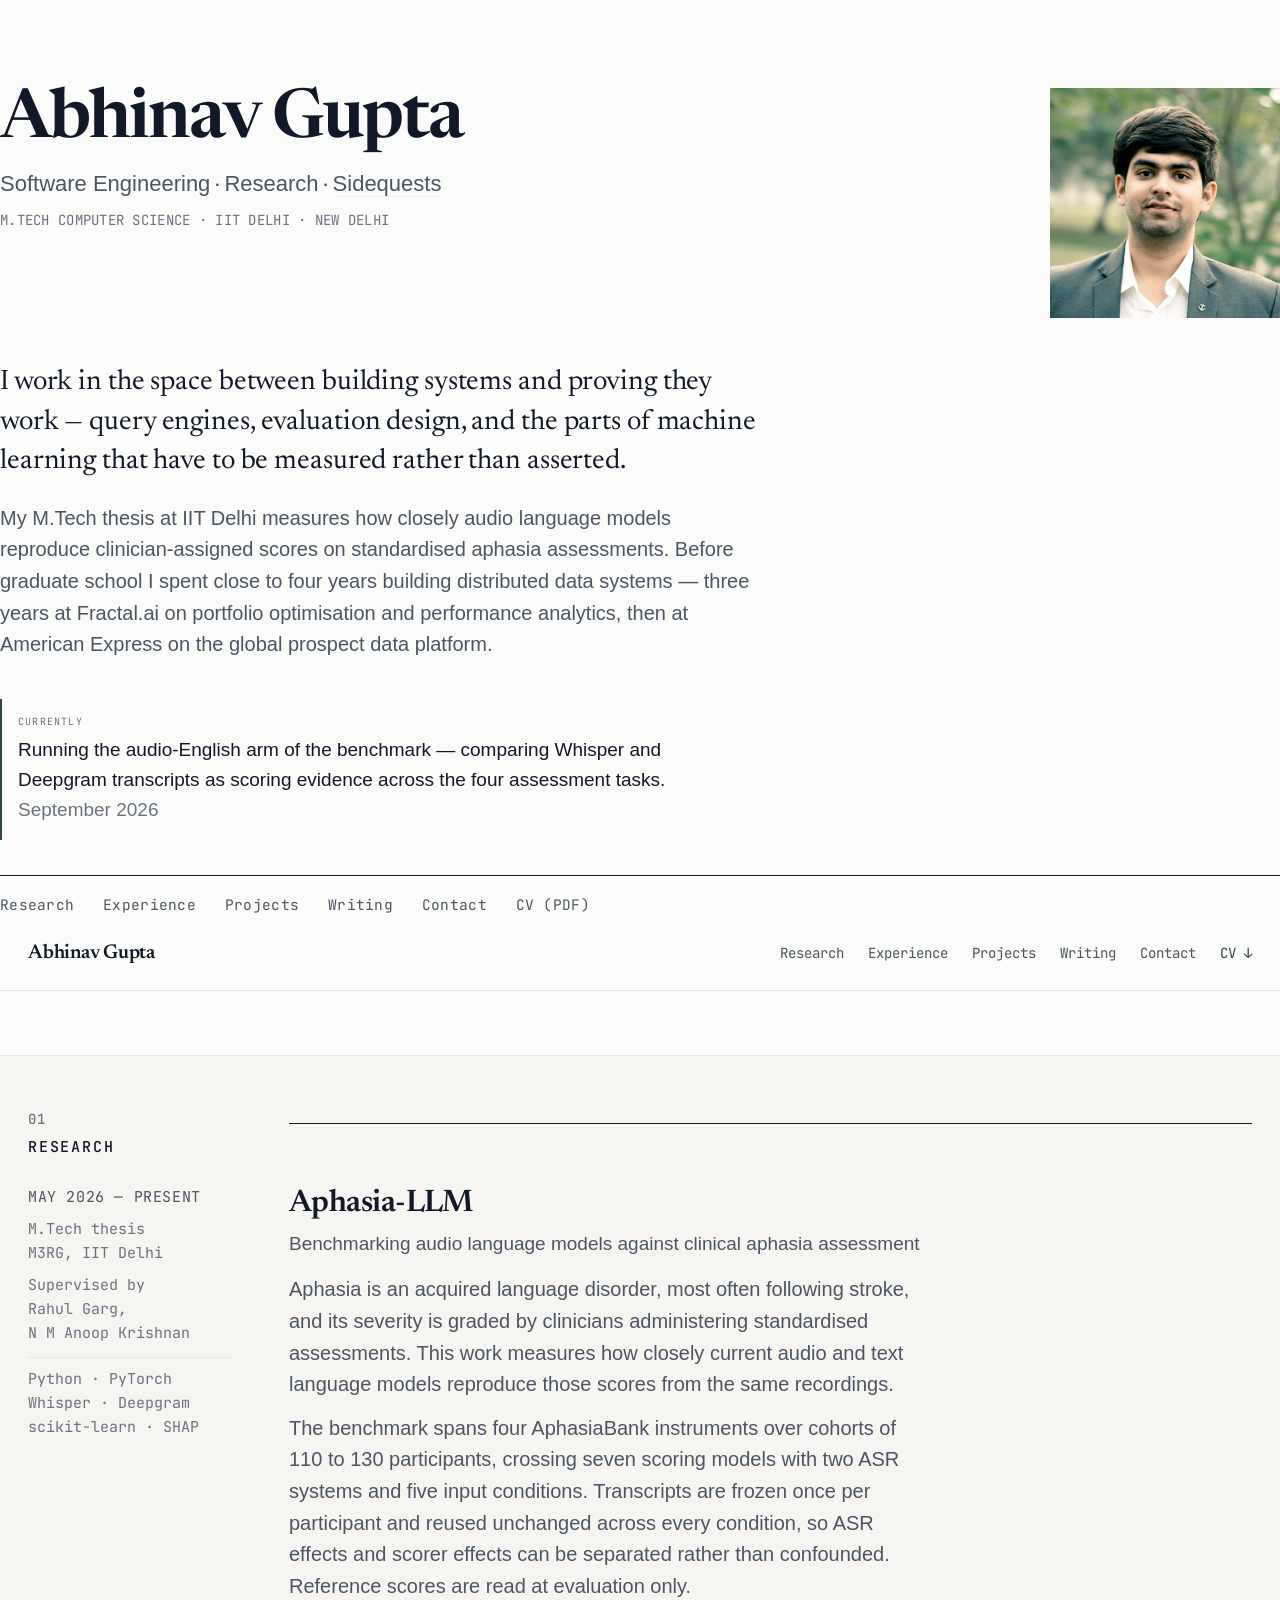
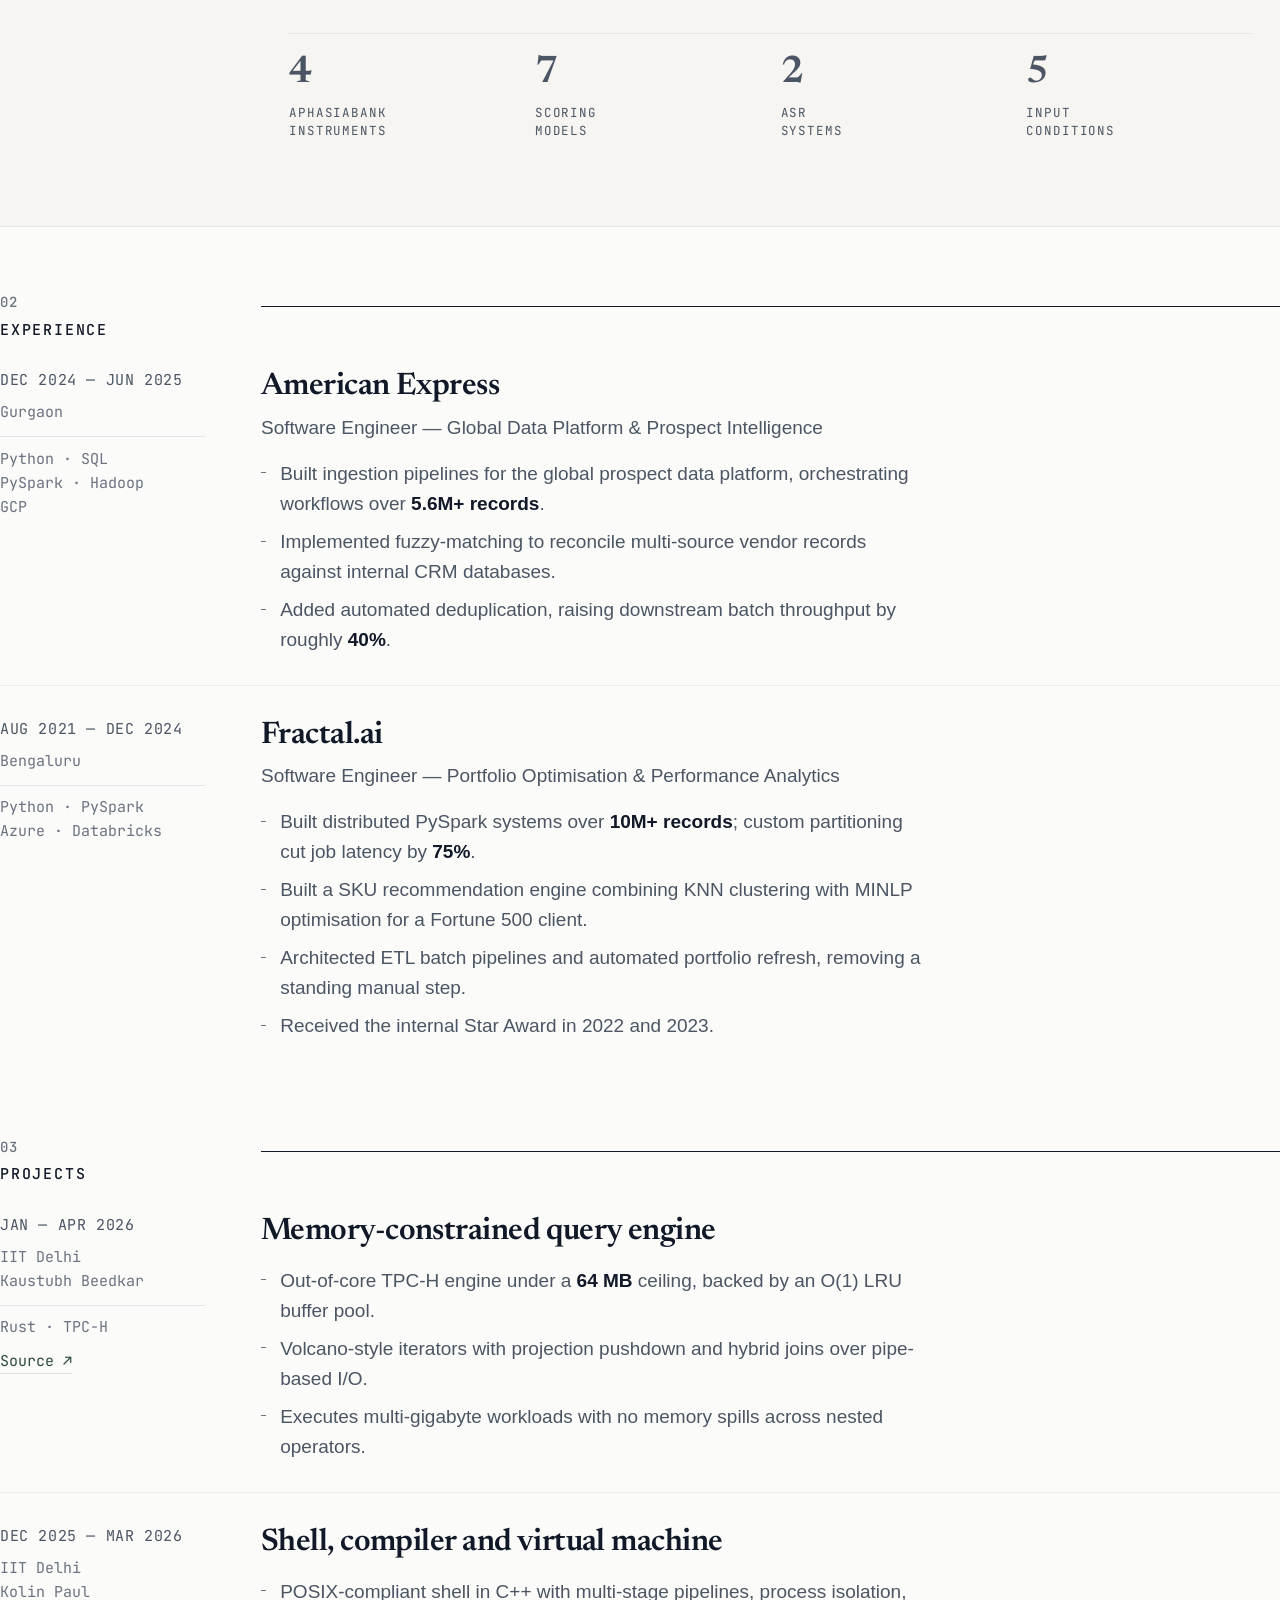
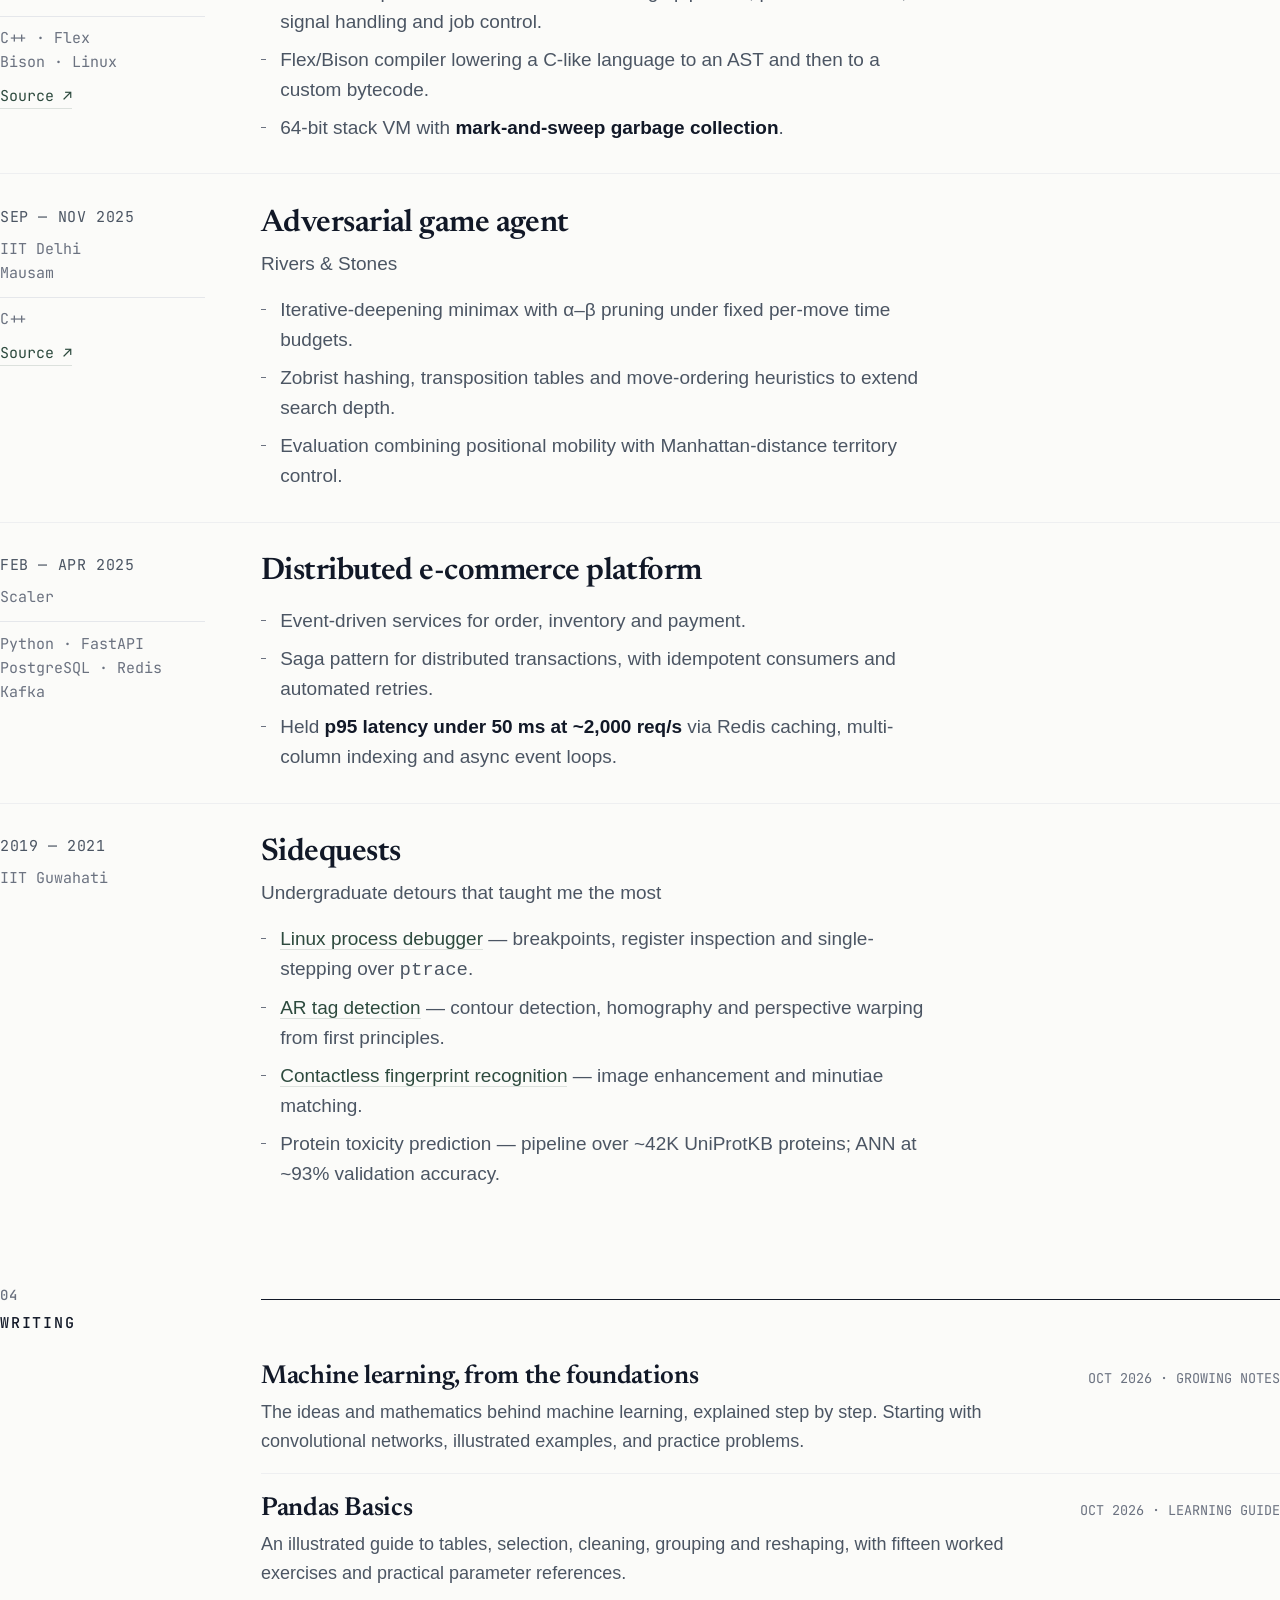
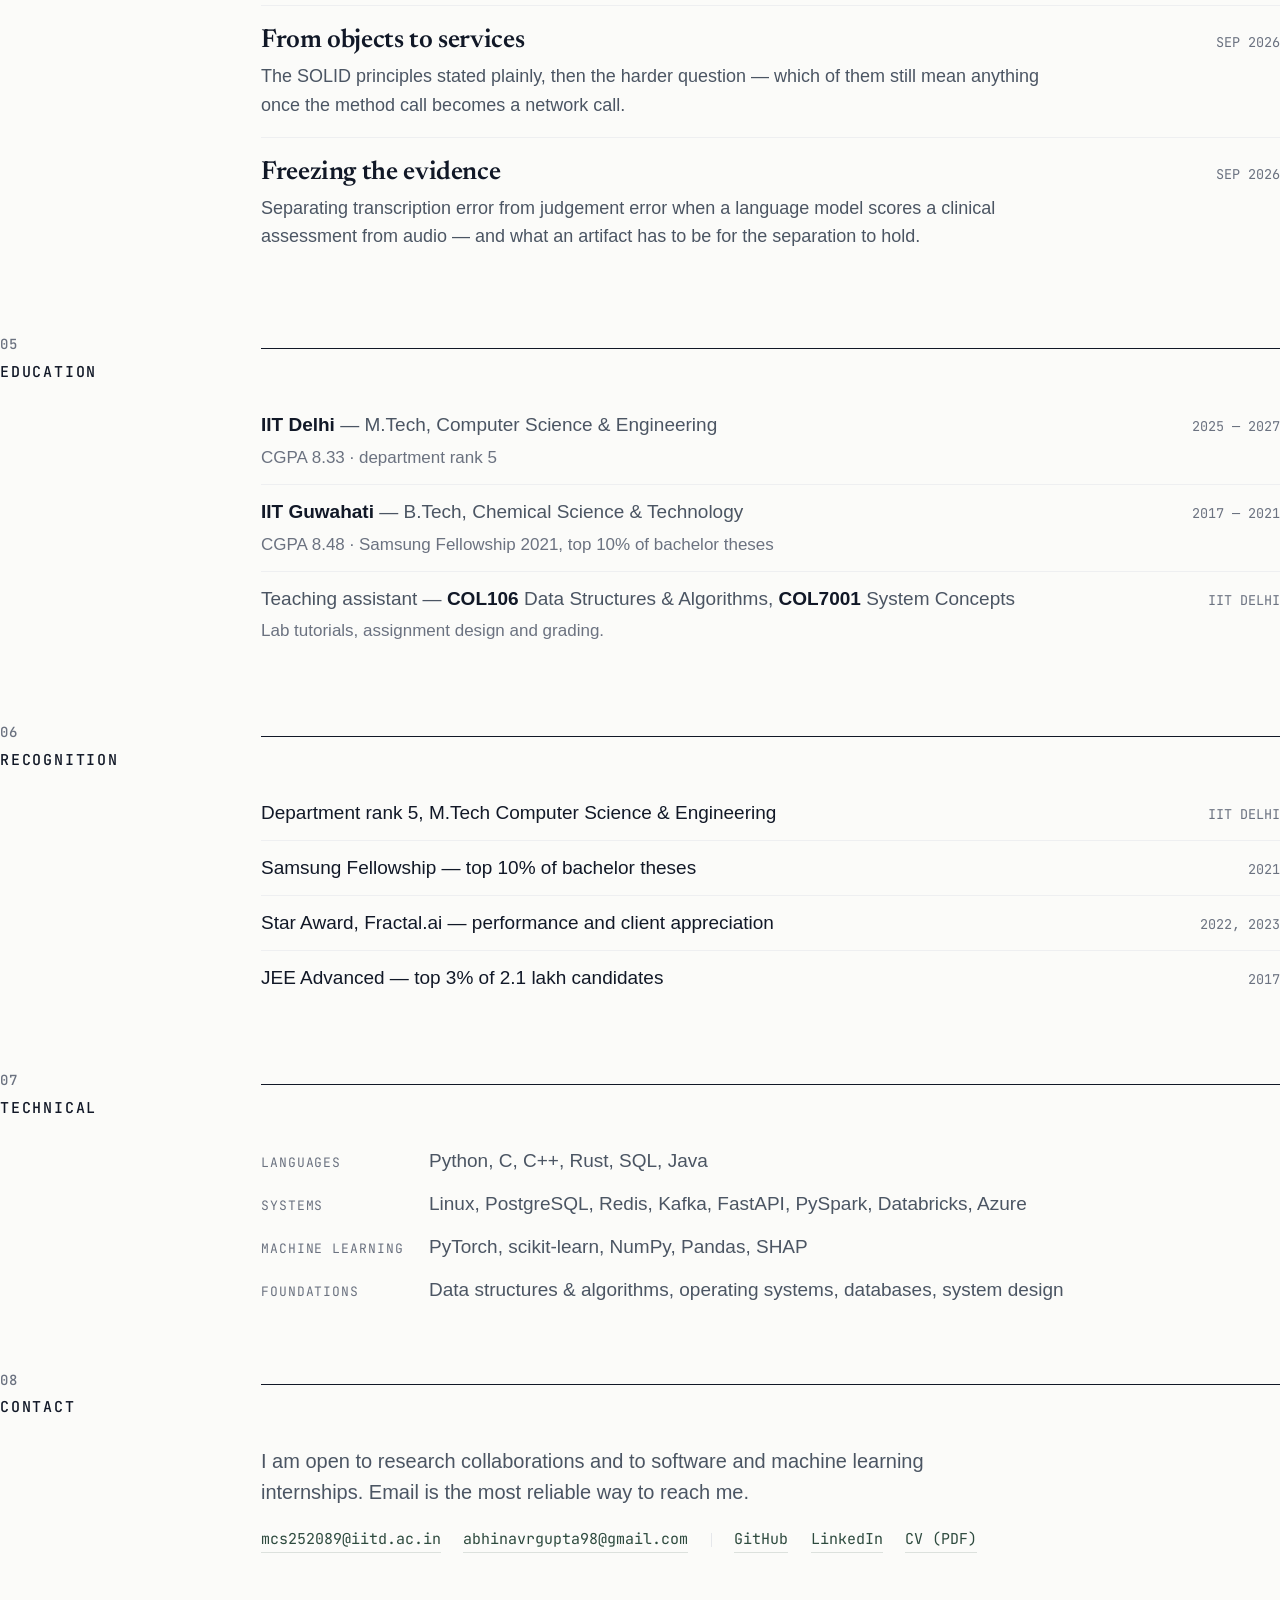
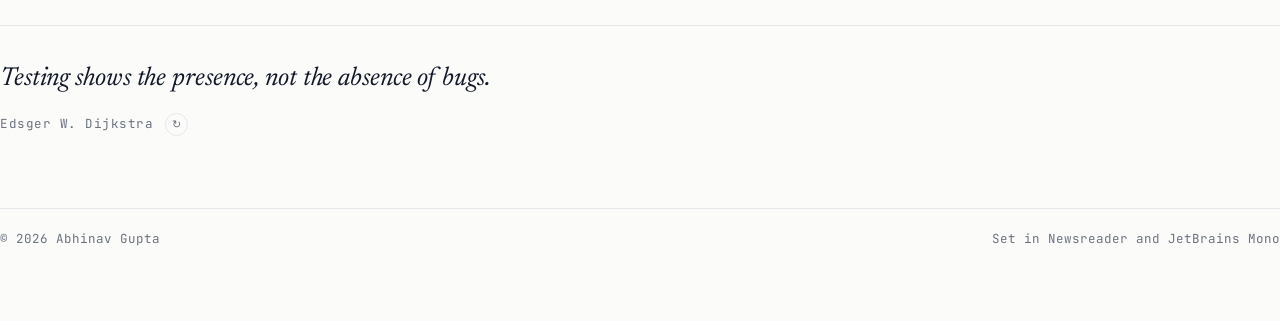
<file: index.html>
<!DOCTYPE html>
<html lang="en">
<head>
<meta charset="UTF-8" />
<meta name="viewport" content="width=device-width, initial-scale=1" />
<title>Abhinav Gupta</title>
<meta name="description" content="Abhinav Gupta — M.Tech Computer Science, IIT Delhi. Thesis on benchmarking audio language models against clinical aphasia assessments. Previously distributed data systems at Fractal.ai and American Express." />
<link rel="canonical" href="https://rgabhi.github.io/" />

<meta property="og:type" content="profile" />
<meta property="og:title" content="Abhinav Gupta" />
<meta property="og:description" content="Software engineer and researcher. M.Tech Computer Science, IIT Delhi." />
<meta property="og:url" content="https://rgabhi.github.io/" />
<meta property="og:image" content="https://rgabhi.github.io/assets/portrait.jpg" />
<meta name="twitter:card" content="summary" />

<link rel="icon" href="data:image/svg+xml,<svg xmlns='http://www.w3.org/2000/svg' viewBox='0 0 32 32'><rect width='32' height='32' fill='%23FBFBF9'/><text x='16' y='23' font-family='Georgia,serif' font-size='21' font-weight='600' text-anchor='middle' fill='%232D4A3E'>A</text></svg>" />

<link rel="preconnect" href="https://fonts.googleapis.com" />
<link rel="preconnect" href="https://fonts.gstatic.com" crossorigin />
<link href="https://fonts.googleapis.com/css2?family=JetBrains+Mono:wght@400;500&family=Newsreader:ital,opsz,wght@0,6..72,500;0,6..72,600;1,6..72,400&display=swap" rel="stylesheet" />
<link rel="stylesheet" href="portfolio/site.css?v=202609081927" />
</head>
<body>

<!-- ═══════════════ masthead ═══════════════ -->
<header class="masthead wrap" id="top">
  <div class="masthead-top">
    <div>
      <h1>Abhinav Gupta</h1>
      <p class="descriptor">Software Engineering<span class="sep">&middot;</span>Research<span class="sep">&middot;</span><a href="#sidequests">Sidequests</a></p>
      <p class="affil">M.TECH COMPUTER SCIENCE &middot; IIT DELHI &middot; NEW DELHI</p>
    </div>
    <figure class="portrait">
      <img src="assets/portrait.jpg" width="440" height="440" alt="Abhinav Gupta" />
    </figure>
  </div>

  <p class="lede">
    I work in the space between building systems and proving they work &mdash; query engines,
    evaluation design, and the parts of machine learning that have to be measured rather than
    asserted.
  </p>

  <div class="intro">
    <p>
      My M.Tech thesis at IIT Delhi measures how closely audio language models reproduce
      clinician-assigned scores on standardised aphasia assessments. Before graduate school I
      spent close to four years building distributed data systems &mdash; three years at
      Fractal.ai on portfolio optimisation and performance analytics, then at American Express
      on the global prospect data platform.
    </p>
  </div>

  <div class="currently">
    <p class="k">Currently</p>
    <p>
      Running the audio-English arm of the benchmark &mdash; comparing Whisper and Deepgram
      transcripts as scoring evidence across the four assessment tasks.
      <span class="when">September 2026</span>
    </p>
  </div>

  <nav class="utility" aria-label="Sections">
    <a href="#research">Research</a>
    <a href="#experience">Experience</a>
    <a href="#projects">Projects</a>
    <a href="#writing">Writing</a>
    <a href="#contact">Contact</a>
    <a href="Abhinav_Gupta_Resume.pdf">CV (PDF)</a>
  </nav>
</header>

<!-- ═══════════════ sticky bar (appears once the masthead scrolls away) ═══════════════ -->
<div class="topbar">
  <div class="wrap topbar-in">
    <a class="tb-name" href="#top">Abhinav Gupta</a>
    <nav class="tb-nav" aria-label="Page sections">
      <a href="#research">Research</a>
      <a href="#experience">Experience</a>
      <a href="#projects">Projects</a>
      <a href="#writing">Writing</a>
      <a href="#contact">Contact</a>
      <a class="cv" href="Abhinav_Gupta_Resume.pdf">CV &darr;</a>
    </nav>
  </div>
</div>

<!-- ═══════════════ research ═══════════════ -->
<section class="sec-research" id="research">
  <div class="wrap">
    <div class="grid sec-head">
      <h2><span class="num">01</span>Research</h2>
      <div class="hr"></div>
    </div>

    <article class="entry grid">
      <div class="rail">
        <p class="when">MAY 2026 — PRESENT</p>
        <p class="where">M.Tech thesis<br />M3RG, IIT Delhi</p>
        <p class="sup">Supervised by<br />Rahul Garg,<br />N M Anoop Krishnan</p>
        <p class="stack">Python · PyTorch<br />Whisper · Deepgram<br />scikit-learn · SHAP</p>
      </div>
      <div class="col">
        <h3>Aphasia&#8209;LLM</h3>
        <p class="role">Benchmarking audio language models against clinical aphasia assessment</p>
        <div class="body">
          <p>
            Aphasia is an acquired language disorder, most often following stroke, and its
            severity is graded by clinicians administering standardised assessments. This work
            measures how closely current audio and text language models reproduce those scores
            from the same recordings.
          </p>
          <p>
            The benchmark spans four AphasiaBank instruments over cohorts of 110 to 130
            participants, crossing seven scoring models with two ASR systems and five input
            conditions. Transcripts are frozen once per participant and reused unchanged across
            every condition, so ASR effects and scorer effects can be separated rather than
            confounded. Reference scores are read at evaluation only.
          </p>
          <div class="spec">
            <div><p class="n">4</p><p class="l">AphasiaBank<br />instruments</p></div>
            <div><p class="n">7</p><p class="l">scoring<br />models</p></div>
            <div><p class="n">2</p><p class="l">ASR<br />systems</p></div>
            <div><p class="n">5</p><p class="l">input<br />conditions</p></div>
          </div>
        </div>
      </div>
    </article>
  </div>
</section>

<!-- ═══════════════ experience ═══════════════ -->
<section class="sec wrap" id="experience">
  <div class="grid sec-head">
    <h2><span class="num">02</span>Experience</h2>
    <div class="hr"></div>
  </div>

  <article class="entry grid">
    <div class="rail">
      <p class="when">DEC 2024 — JUN 2025</p>
      <p class="where">Gurgaon</p>
      <p class="stack">Python · SQL<br />PySpark · Hadoop<br />GCP</p>
    </div>
    <div class="col">
      <h3>American Express</h3>
      <p class="role">Software Engineer — Global Data Platform &amp; Prospect Intelligence</p>
      <ul class="points">
        <li>Built ingestion pipelines for the global prospect data platform, orchestrating workflows over <strong>5.6M+ records</strong>.</li>
        <li>Implemented fuzzy-matching to reconcile multi-source vendor records against internal CRM databases.</li>
        <li>Added automated deduplication, raising downstream batch throughput by roughly <strong>40%</strong>.</li>
      </ul>
    </div>
  </article>

  <article class="entry grid">
    <div class="rail">
      <p class="when">AUG 2021 — DEC 2024</p>
      <p class="where">Bengaluru</p>
      <p class="stack">Python · PySpark<br />Azure · Databricks</p>
    </div>
    <div class="col">
      <h3>Fractal.ai</h3>
      <p class="role">Software Engineer — Portfolio Optimisation &amp; Performance Analytics</p>
      <ul class="points">
        <li>Built distributed PySpark systems over <strong>10M+ records</strong>; custom partitioning cut job latency by <strong>75%</strong>.</li>
        <li>Built a SKU recommendation engine combining KNN clustering with MINLP optimisation for a Fortune 500 client.</li>
        <li>Architected ETL batch pipelines and automated portfolio refresh, removing a standing manual step.</li>
        <li>Received the internal Star Award in 2022 and 2023.</li>
      </ul>
    </div>
  </article>
</section>

<!-- ═══════════════ projects ═══════════════ -->
<section class="sec wrap" id="projects">
  <div class="grid sec-head">
    <h2><span class="num">03</span>Projects</h2>
    <div class="hr"></div>
  </div>

  <article class="entry grid">
    <div class="rail">
      <p class="when">JAN — APR 2026</p>
      <p class="where">IIT Delhi<br />Kaustubh Beedkar</p>
      <p class="stack">Rust · TPC-H</p>
      <a class="src" href="https://github.com/rgabhi/db55">Source &#8599;</a>
    </div>
    <div class="col">
      <h3>Memory-constrained query engine</h3>
      <ul class="points">
        <li>Out-of-core TPC&#8209;H engine under a <strong>64&nbsp;MB</strong> ceiling, backed by an O(1) LRU buffer pool.</li>
        <li>Volcano-style iterators with projection pushdown and hybrid joins over pipe-based I/O.</li>
        <li>Executes multi-gigabyte workloads with no memory spills across nested operators.</li>
      </ul>
    </div>
  </article>

  <article class="entry grid">
    <div class="rail">
      <p class="when">DEC 2025 — MAR 2026</p>
      <p class="where">IIT Delhi<br />Kolin Paul</p>
      <p class="stack">C++ · Flex<br />Bison · Linux</p>
      <a class="src" href="https://github.com/rgabhi/Systems_Project">Source &#8599;</a>
    </div>
    <div class="col">
      <h3>Shell, compiler and virtual machine</h3>
      <ul class="points">
        <li>POSIX-compliant shell in C++ with multi-stage pipelines, process isolation, signal handling and job control.</li>
        <li>Flex/Bison compiler lowering a C-like language to an AST and then to a custom bytecode.</li>
        <li>64&#8209;bit stack VM with <strong>mark-and-sweep garbage collection</strong>.</li>
      </ul>
    </div>
  </article>

  <article class="entry grid">
    <div class="rail">
      <p class="when">SEP — NOV 2025</p>
      <p class="where">IIT Delhi<br />Mausam</p>
      <p class="stack">C++</p>
      <a class="src" href="https://github.com/rgabhi/Rivers_and_Stones_Game">Source &#8599;</a>
    </div>
    <div class="col">
      <h3>Adversarial game agent</h3>
      <p class="role">Rivers &amp; Stones</p>
      <ul class="points">
        <li>Iterative-deepening minimax with &alpha;&ndash;&beta; pruning under fixed per-move time budgets.</li>
        <li>Zobrist hashing, transposition tables and move-ordering heuristics to extend search depth.</li>
        <li>Evaluation combining positional mobility with Manhattan-distance territory control.</li>
      </ul>
    </div>
  </article>

  <article class="entry grid">
    <div class="rail">
      <p class="when">FEB — APR 2025</p>
      <p class="where">Scaler</p>
      <p class="stack">Python · FastAPI<br />PostgreSQL · Redis<br />Kafka</p>
    </div>
    <div class="col">
      <h3>Distributed e-commerce platform</h3>
      <ul class="points">
        <li>Event-driven services for order, inventory and payment.</li>
        <li>Saga pattern for distributed transactions, with idempotent consumers and automated retries.</li>
        <li>Held <strong>p95 latency under 50&nbsp;ms at ~2,000 req/s</strong> via Redis caching, multi-column indexing and async event loops.</li>
      </ul>
    </div>
  </article>

  <article class="entry grid" id="sidequests">
    <div class="rail">
      <p class="when">2019 — 2021</p>
      <p class="where">IIT Guwahati</p>
    </div>
    <div class="col">
      <h3>Sidequests</h3>
      <p class="role">Undergraduate detours that taught me the most</p>
      <ul class="points">
        <li><a href="https://github.com/rgabhi/Minimal_Debugger">Linux process debugger</a> &mdash; breakpoints, register inspection and single-stepping over <code>ptrace</code>.</li>
        <li><a href="https://github.com/rgabhi/augmented_reality">AR tag detection</a> &mdash; contour detection, homography and perspective warping from first principles.</li>
        <li><a href="https://github.com/rgabhi/contactless_fingerprint_recognition">Contactless fingerprint recognition</a> &mdash; image enhancement and minutiae matching.</li>
        <li>Protein toxicity prediction &mdash; pipeline over ~42K UniProtKB proteins; ANN at ~93% validation accuracy.</li>
      </ul>
    </div>
  </article>
</section>

<!-- ═══════════════ writing ═══════════════ -->
<section class="sec wrap" id="writing">
  <div class="grid sec-head">
    <h2><span class="num">04</span>Writing</h2>
    <div class="hr"></div>
  </div>
  <div class="grid">
    <div class="notes">
      <article class="note" id="machine-learning-note">
        <h3><a href="writing/machine-learning.html">Machine learning, from the foundations</a></h3>
        <p class="d">OCT 2026 &middot; GROWING NOTES</p>
        <p class="sub">
          The ideas and mathematics behind machine learning, explained step by step.
          Starting with convolutional networks, illustrated examples, and practice problems.
        </p>
      </article>
      <article class="note" id="pandas-basics-note">
        <h3><a href="writing/pandas-basics.html">Pandas Basics</a></h3>
        <p class="d">OCT 2026 &middot; LEARNING GUIDE</p>
        <p class="sub">
          An illustrated guide to tables, selection, cleaning, grouping and reshaping,
          with fifteen worked exercises and practical parameter references.
        </p>
      </article>
      <article class="note">
        <h3><a href="writing/from-objects-to-services.html">From objects to services</a></h3>
        <p class="d">SEP 2026</p>
        <p class="sub">
          The SOLID principles stated plainly, then the harder question &mdash; which of them
          still mean anything once the method call becomes a network call.
        </p>
      </article>
      <article class="note">
        <h3><a href="writing/freezing-the-evidence.html">Freezing the evidence</a></h3>
        <p class="d">SEP 2026</p>
        <p class="sub">
          Separating transcription error from judgement error when a language model scores a
          clinical assessment from audio &mdash; and what an artifact has to be for the
          separation to hold.
        </p>
      </article>
    </div>
  </div>
</section>

<!-- ═══════════════ education ═══════════════ -->
<section class="sec wrap" id="education">
  <div class="grid sec-head">
    <h2><span class="num">05</span>Education</h2>
    <div class="hr"></div>
  </div>
  <div class="grid">
    <div class="rows">
      <div class="row">
        <p class="t"><b>IIT Delhi</b> <span>&mdash; M.Tech, Computer Science &amp; Engineering</span></p>
        <p class="d">2025 — 2027</p>
        <p class="sub">CGPA 8.33 &middot; department rank 5</p>
      </div>
      <div class="row">
        <p class="t"><b>IIT Guwahati</b> <span>&mdash; B.Tech, Chemical Science &amp; Technology</span></p>
        <p class="d">2017 — 2021</p>
        <p class="sub">CGPA 8.48 &middot; Samsung Fellowship 2021, top 10% of bachelor theses</p>
      </div>
      <div class="row">
        <p class="t"><span>Teaching assistant &mdash;</span> <b>COL106</b> <span>Data Structures &amp; Algorithms,</span> <b>COL7001</b> <span>System Concepts</span></p>
        <p class="d">IIT DELHI</p>
        <p class="sub">Lab tutorials, assignment design and grading.</p>
      </div>
    </div>
  </div>
</section>

<!-- ═══════════════ recognition ═══════════════ -->
<section class="sec wrap" id="recognition">
  <div class="grid sec-head">
    <h2><span class="num">06</span>Recognition</h2>
    <div class="hr"></div>
  </div>
  <div class="grid">
    <div class="rows">
      <div class="row">
        <p class="t">Department rank 5, M.Tech Computer Science &amp; Engineering</p>
        <p class="d">IIT DELHI</p>
      </div>
      <div class="row">
        <p class="t">Samsung Fellowship &mdash; top 10% of bachelor theses</p>
        <p class="d">2021</p>
      </div>
      <div class="row">
        <p class="t">Star Award, Fractal.ai &mdash; performance and client appreciation</p>
        <p class="d">2022, 2023</p>
      </div>
      <div class="row">
        <p class="t">JEE Advanced &mdash; top 3% of 2.1 lakh candidates</p>
        <p class="d">2017</p>
      </div>
    </div>
  </div>
</section>

<!-- ═══════════════ technical ═══════════════ -->
<section class="sec wrap" id="technical">
  <div class="grid sec-head">
    <h2><span class="num">07</span>Technical</h2>
    <div class="hr"></div>
  </div>
  <div class="grid">
    <dl class="skills">
      <div class="skill"><dt>Languages</dt><dd>Python, C, C++, Rust, SQL, Java</dd></div>
      <div class="skill"><dt>Systems</dt><dd>Linux, PostgreSQL, Redis, Kafka, FastAPI, PySpark, Databricks, Azure</dd></div>
      <div class="skill"><dt>Machine learning</dt><dd>PyTorch, scikit-learn, NumPy, Pandas, SHAP</dd></div>
      <div class="skill"><dt>Foundations</dt><dd>Data structures &amp; algorithms, operating systems, databases, system design</dd></div>
    </dl>
  </div>
</section>

<!-- ═══════════════ contact ═══════════════ -->
<section class="sec wrap" id="contact">
  <div class="grid sec-head">
    <h2><span class="num">08</span>Contact</h2>
    <div class="hr"></div>
  </div>
  <div class="grid">
    <div class="contact-body">
      <p>
        I am open to research collaborations and to software and machine learning internships.
        Email is the most reliable way to reach me.
      </p>
      <div class="contact-links">
        <a href="mailto:mcs252089@iitd.ac.in">mcs252089@iitd.ac.in</a>
        <a href="mailto:abhinavrgupta98@gmail.com">abhinavrgupta98@gmail.com</a>
        <span class="cl-sep" aria-hidden="true"></span>
        <a href="https://github.com/rgabhi">GitHub</a>
        <a href="https://www.linkedin.com/in/abhinav-gupta01/">LinkedIn</a>
        <a href="Abhinav_Gupta_Resume.pdf">CV (PDF)</a>
      </div>
    </div>
  </div>

  <div class="epigraph" id="epigraph">
    <blockquote id="q-text">The first principle is that you must not fool yourself &mdash; and you are the easiest person to fool.</blockquote>
    <p class="attr">
      <span class="attr-name" id="q-who">Richard Feynman</span>
      <button class="q-next" id="q-next" type="button" aria-label="Show another quote" title="Another">&#8635;</button>
    </p>
  </div>

  <footer class="colophon">
    <span>&copy; 2026 Abhinav Gupta</span>
    <span>Set in Newsreader and JetBrains Mono</span>
  </footer>
</section>

<script>
(function () {
  var Q = [
    ["The first principle is that you must not fool yourself \u2014 and you are the easiest person to fool.", "Richard Feynman"],
    ["Testing shows the presence, not the absence of bugs.", "Edsger W. Dijkstra"],
    ["The purpose of computing is insight, not numbers.", "Richard Hamming"],
    ["All models are wrong, but some are useful.", "George Box"],
    ["Far better an approximate answer to the right question than an exact answer to the wrong question.", "John Tukey"],
    ["A distributed system is one in which the failure of a computer you didn't know existed can render your own computer unusable.", "Leslie Lamport"],
    ["Programs must be written for people to read, and only incidentally for machines to execute.", "Abelson and Sussman"],
    ["Simplicity is a prerequisite for reliability.", "Edsger W. Dijkstra"],
    ["Nothing in life is to be feared, it is only to be understood.", "Marie Curie"]
  ];

  var box  = document.getElementById('epigraph');
  var text = document.getElementById('q-text');
  var who  = document.getElementById('q-who');
  var btn  = document.getElementById('q-next');
  if (!box || !text || !who || !btn) return;

  // one quote per day, so returning visitors get a new one but it never flickers
  var i = Math.floor(Date.now() / 86400000) % Q.length;
  var reduce = window.matchMedia('(prefers-reduced-motion: reduce)').matches;

  function paint() {
    text.textContent = Q[i][0];
    who.textContent  = Q[i][1];
  }
  paint();

  btn.addEventListener('click', function () {
    i = (i + 1) % Q.length;
    if (reduce) { paint(); return; }
    box.classList.add('swap');
    setTimeout(function () { paint(); box.classList.remove('swap'); }, 220);
  });
})();
</script>

</body>
</html>
</file>
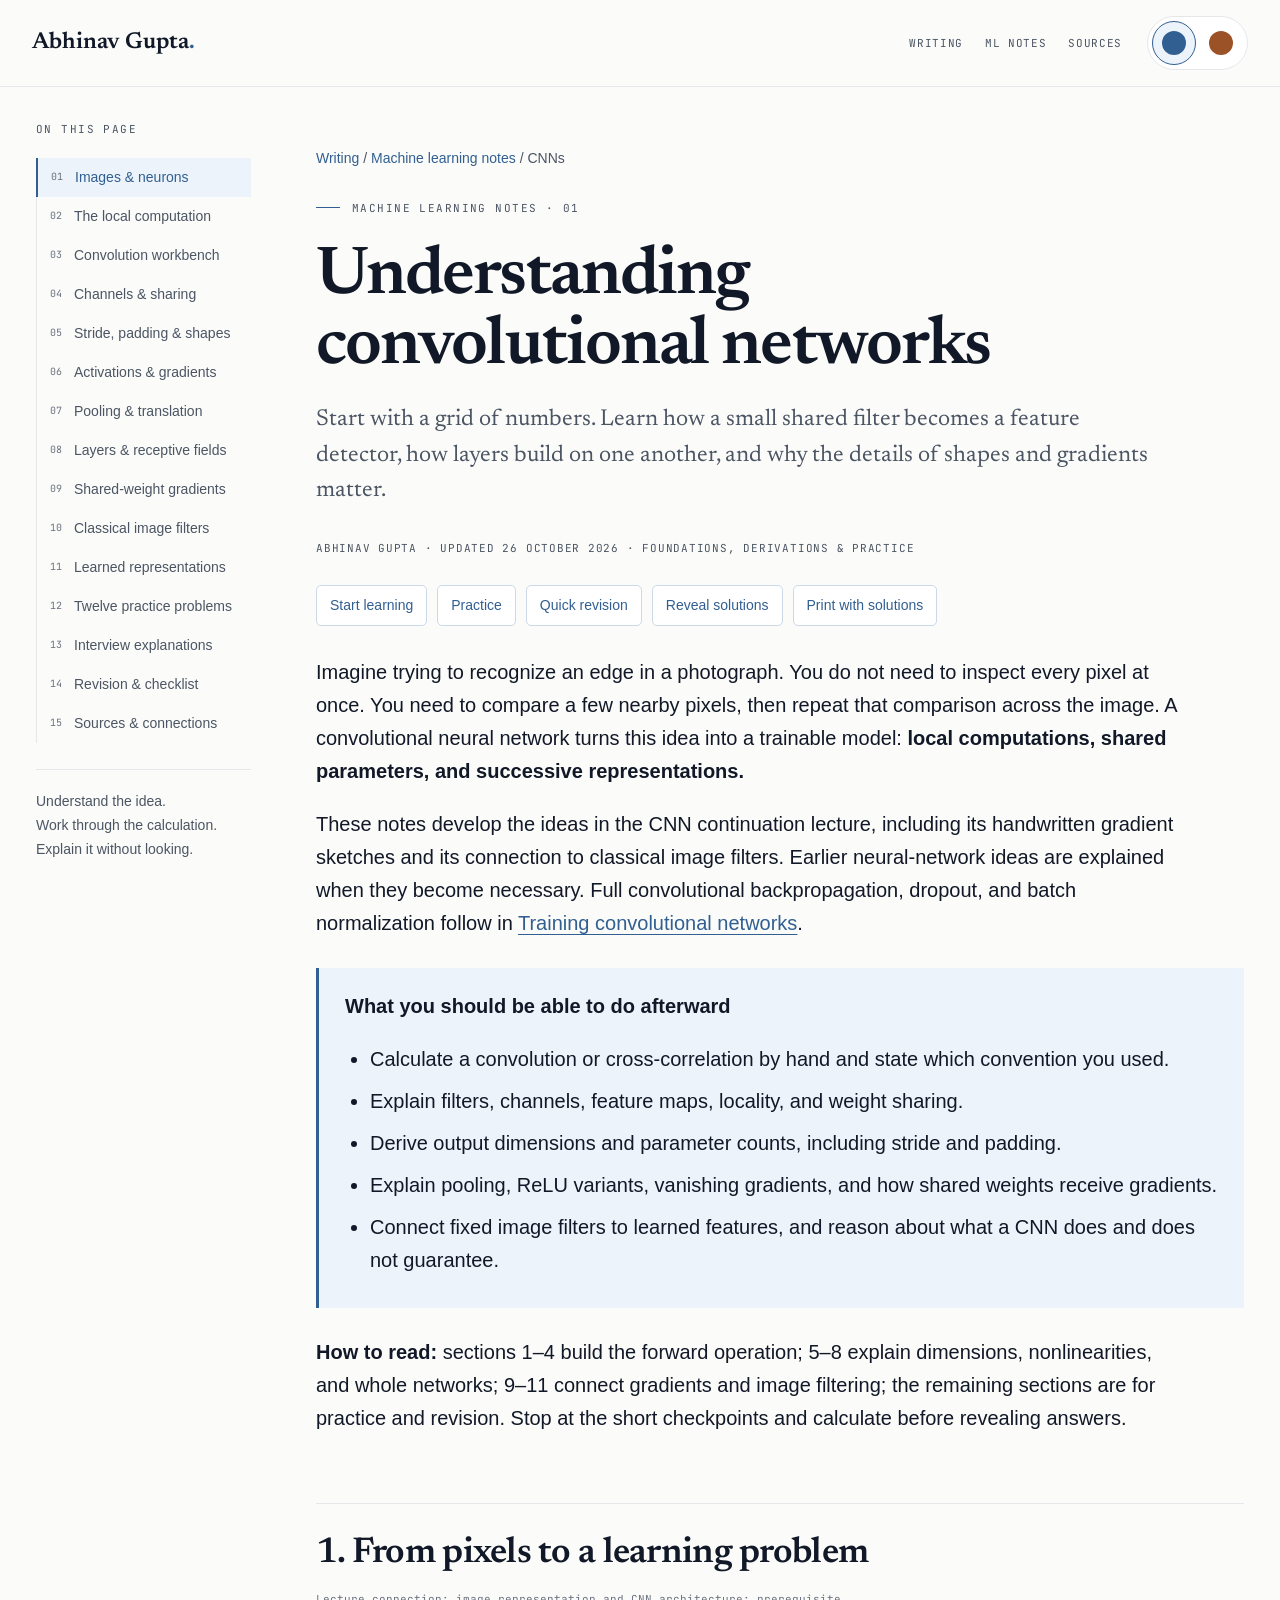
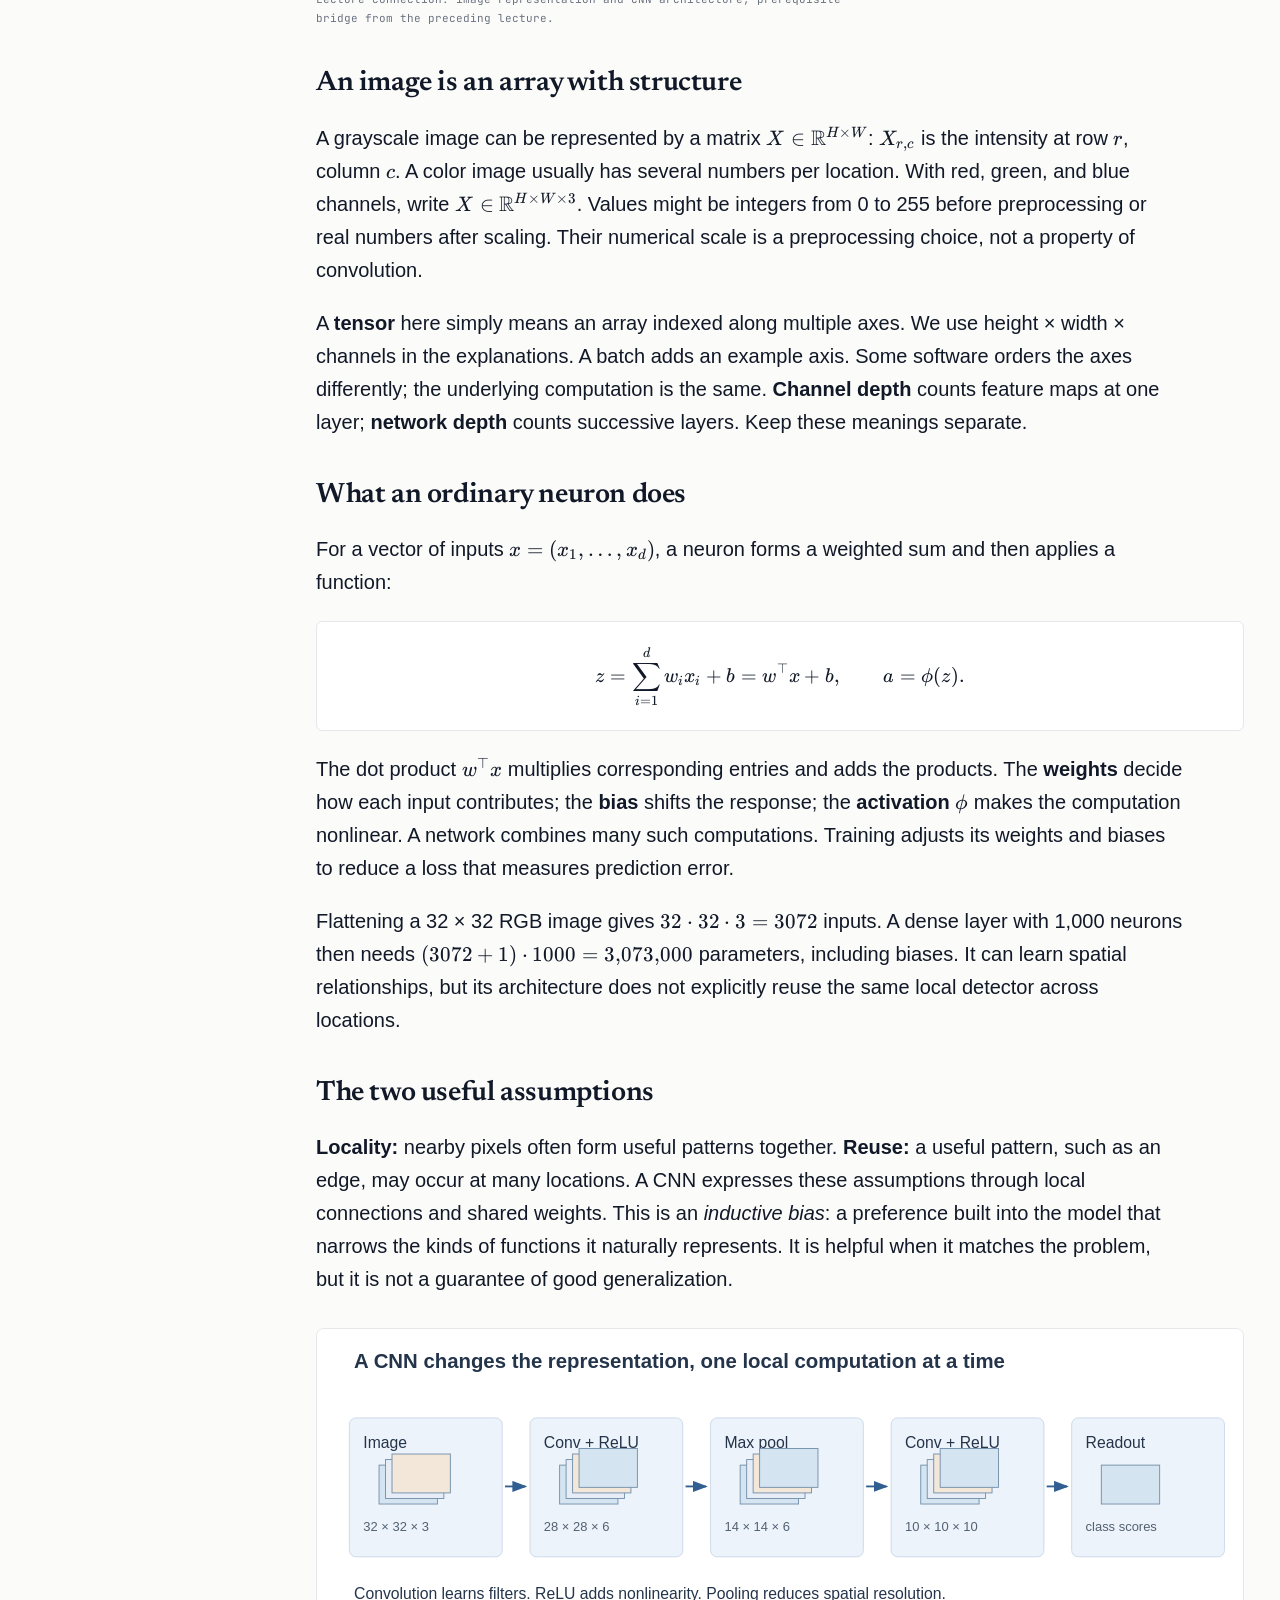
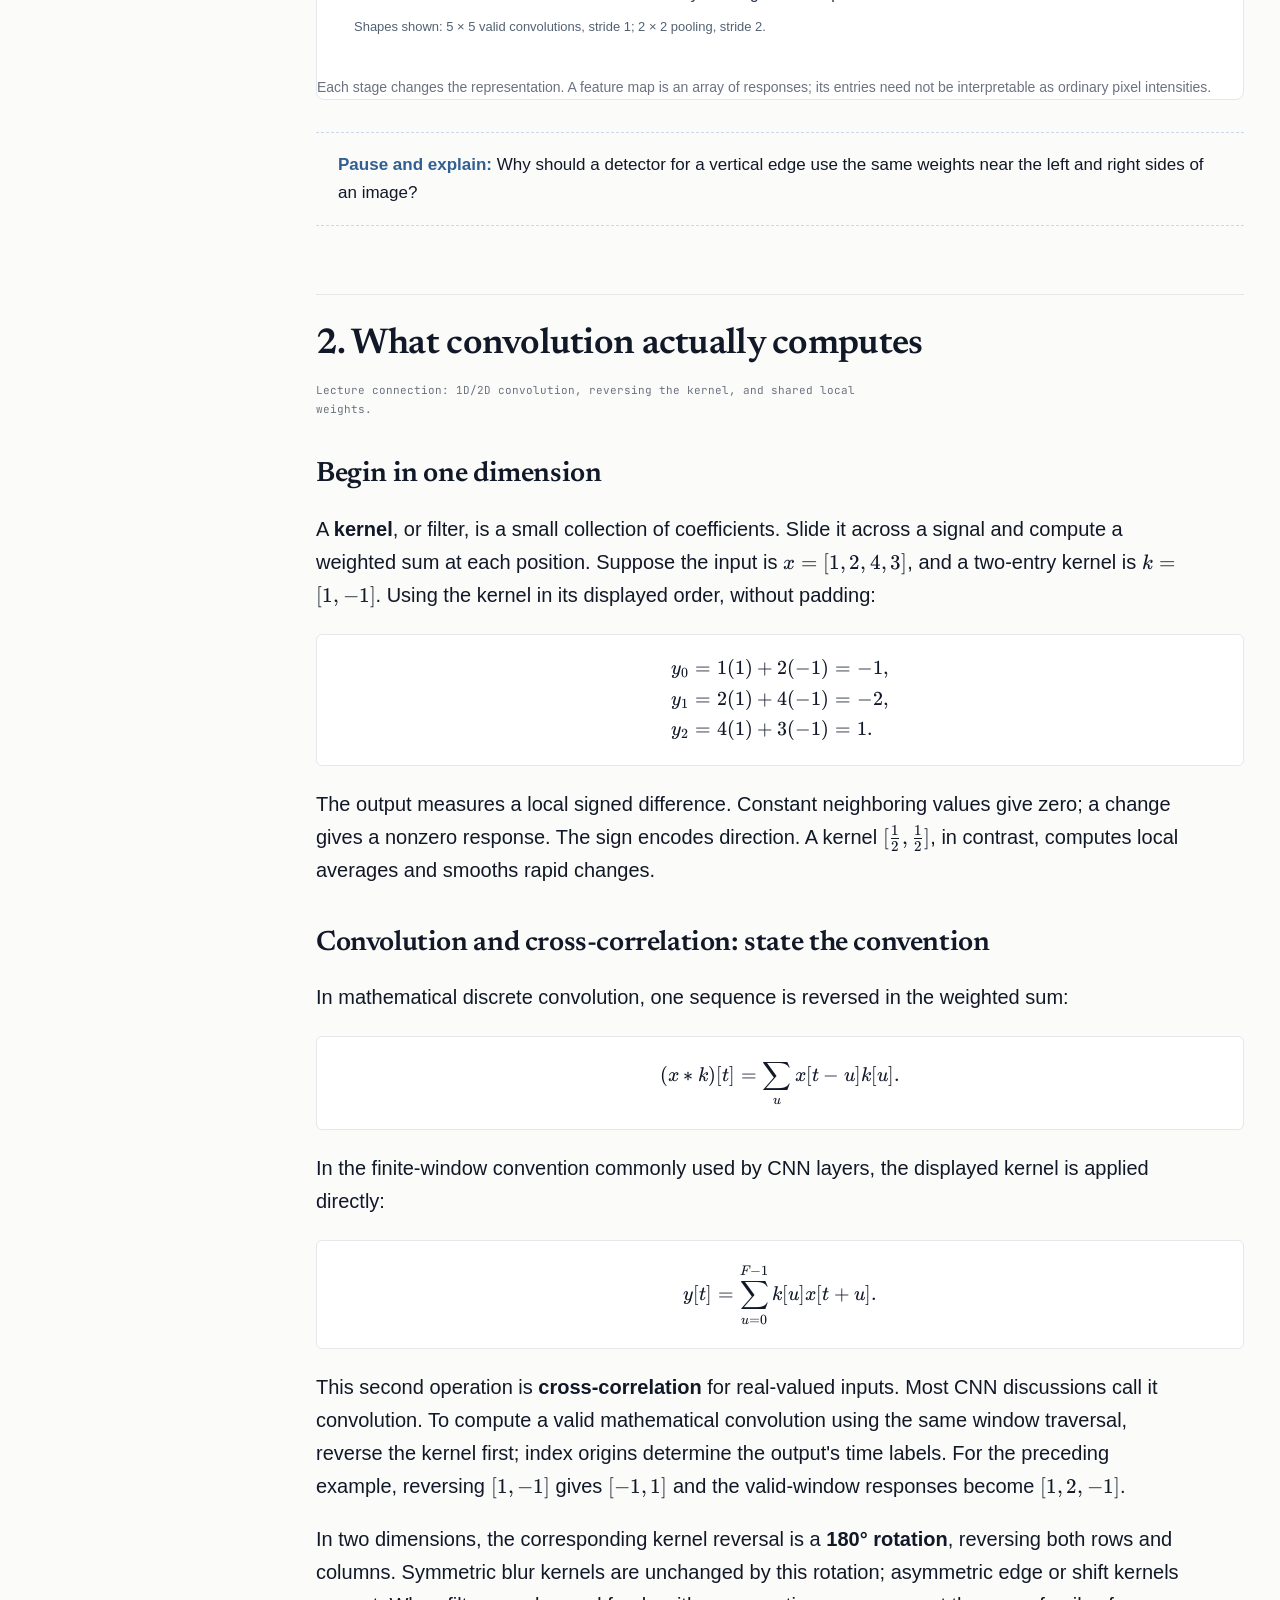
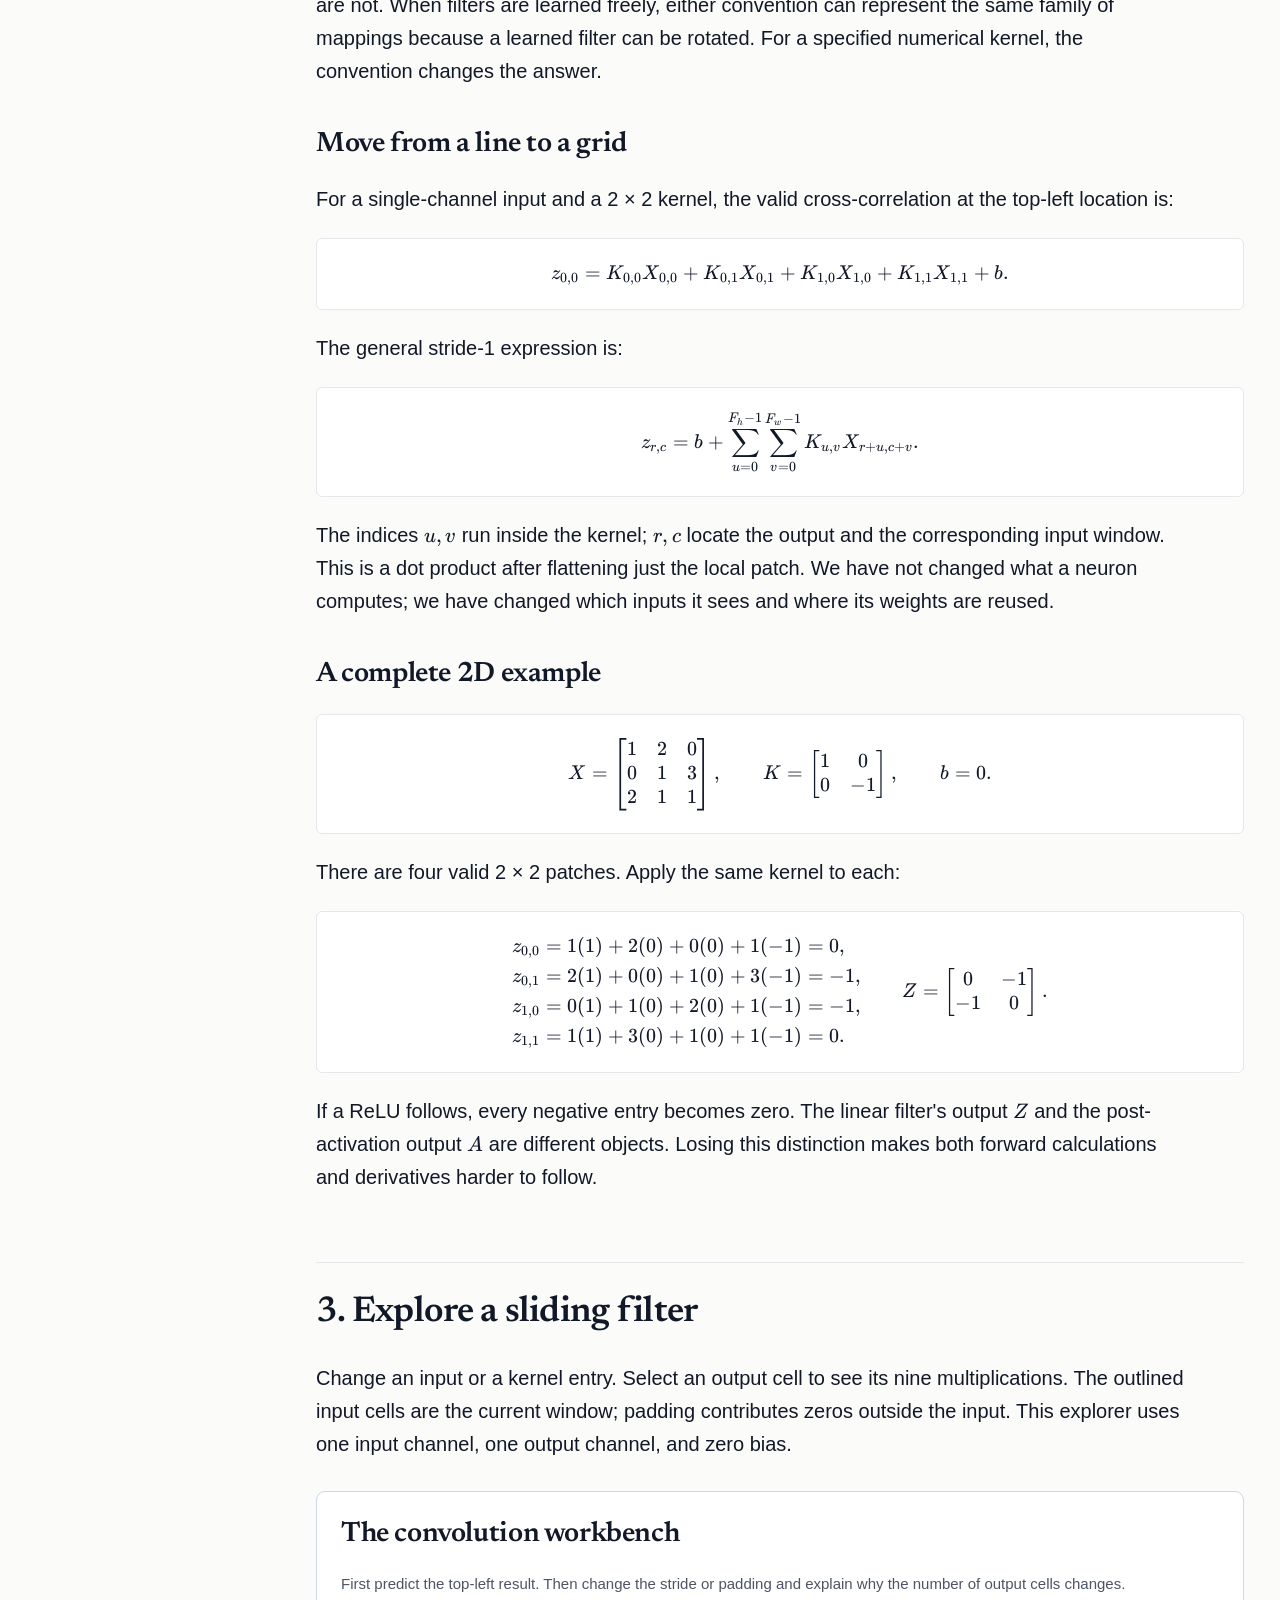
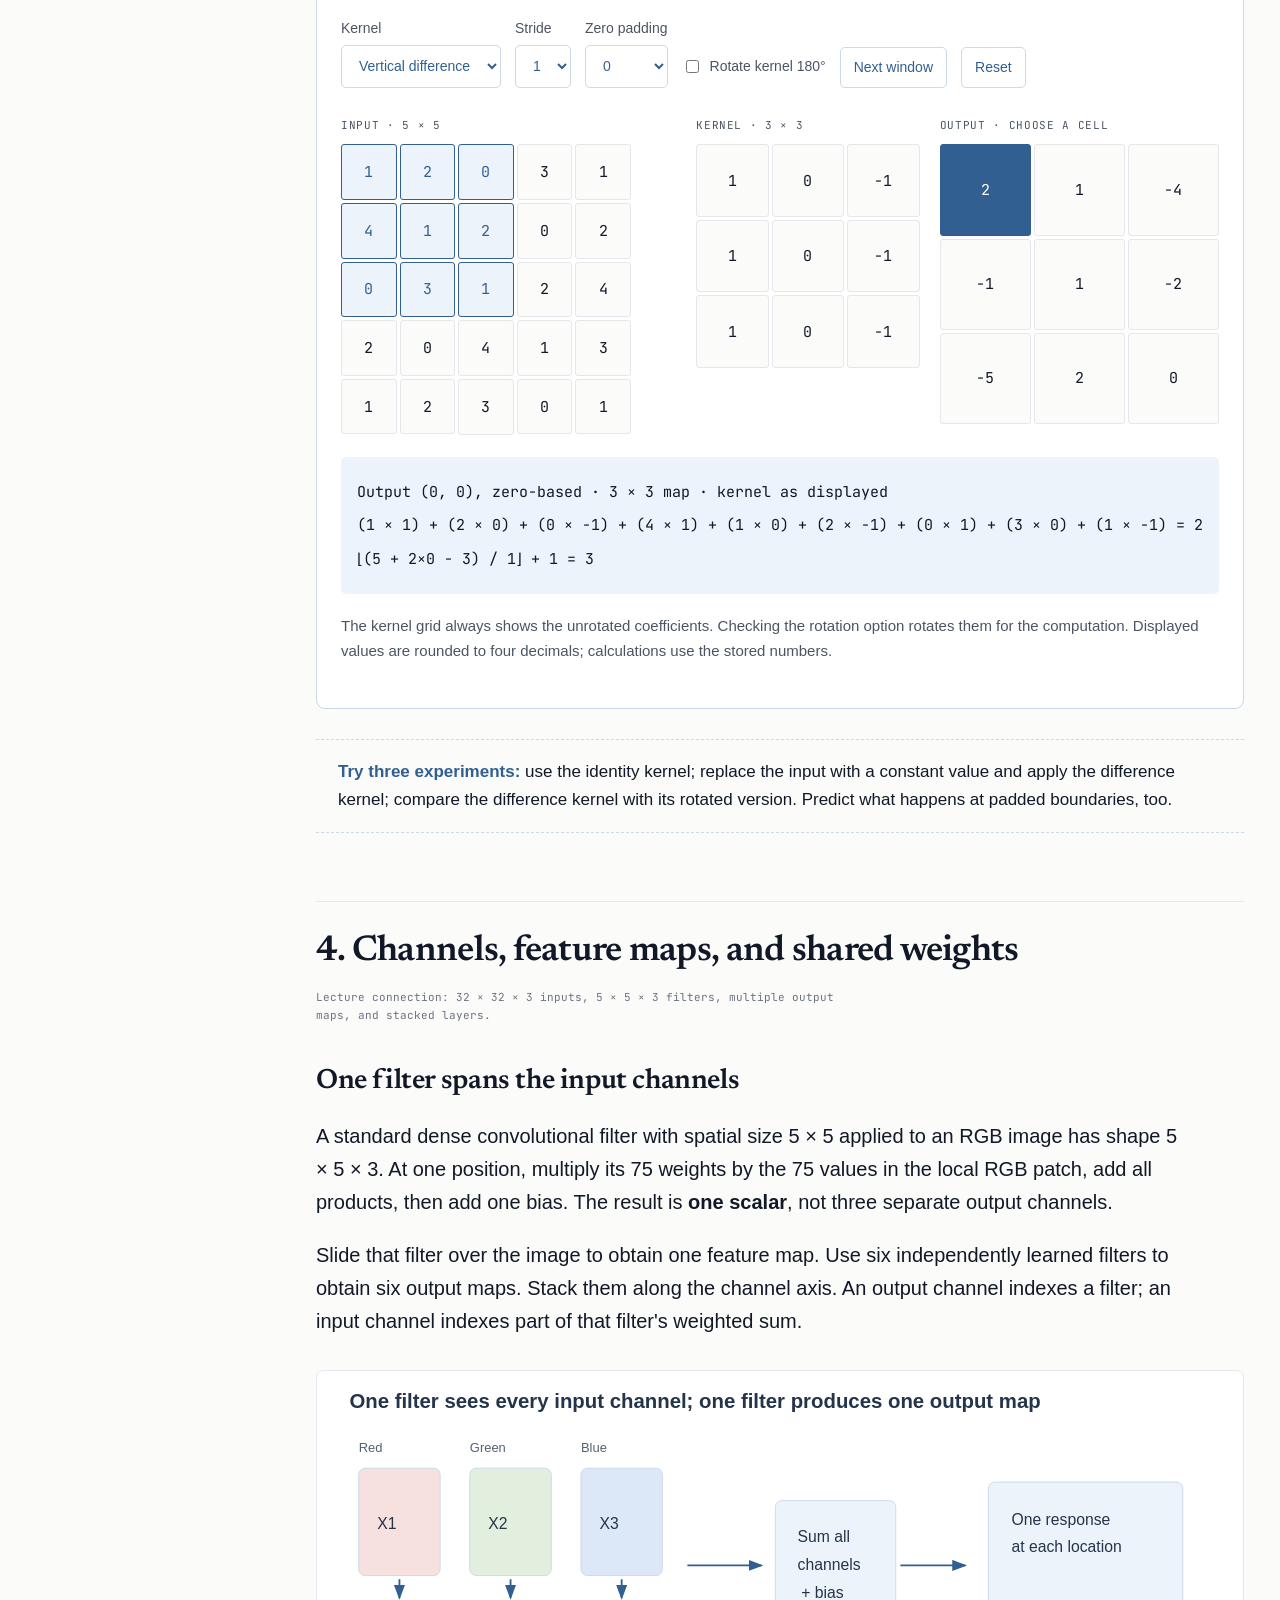
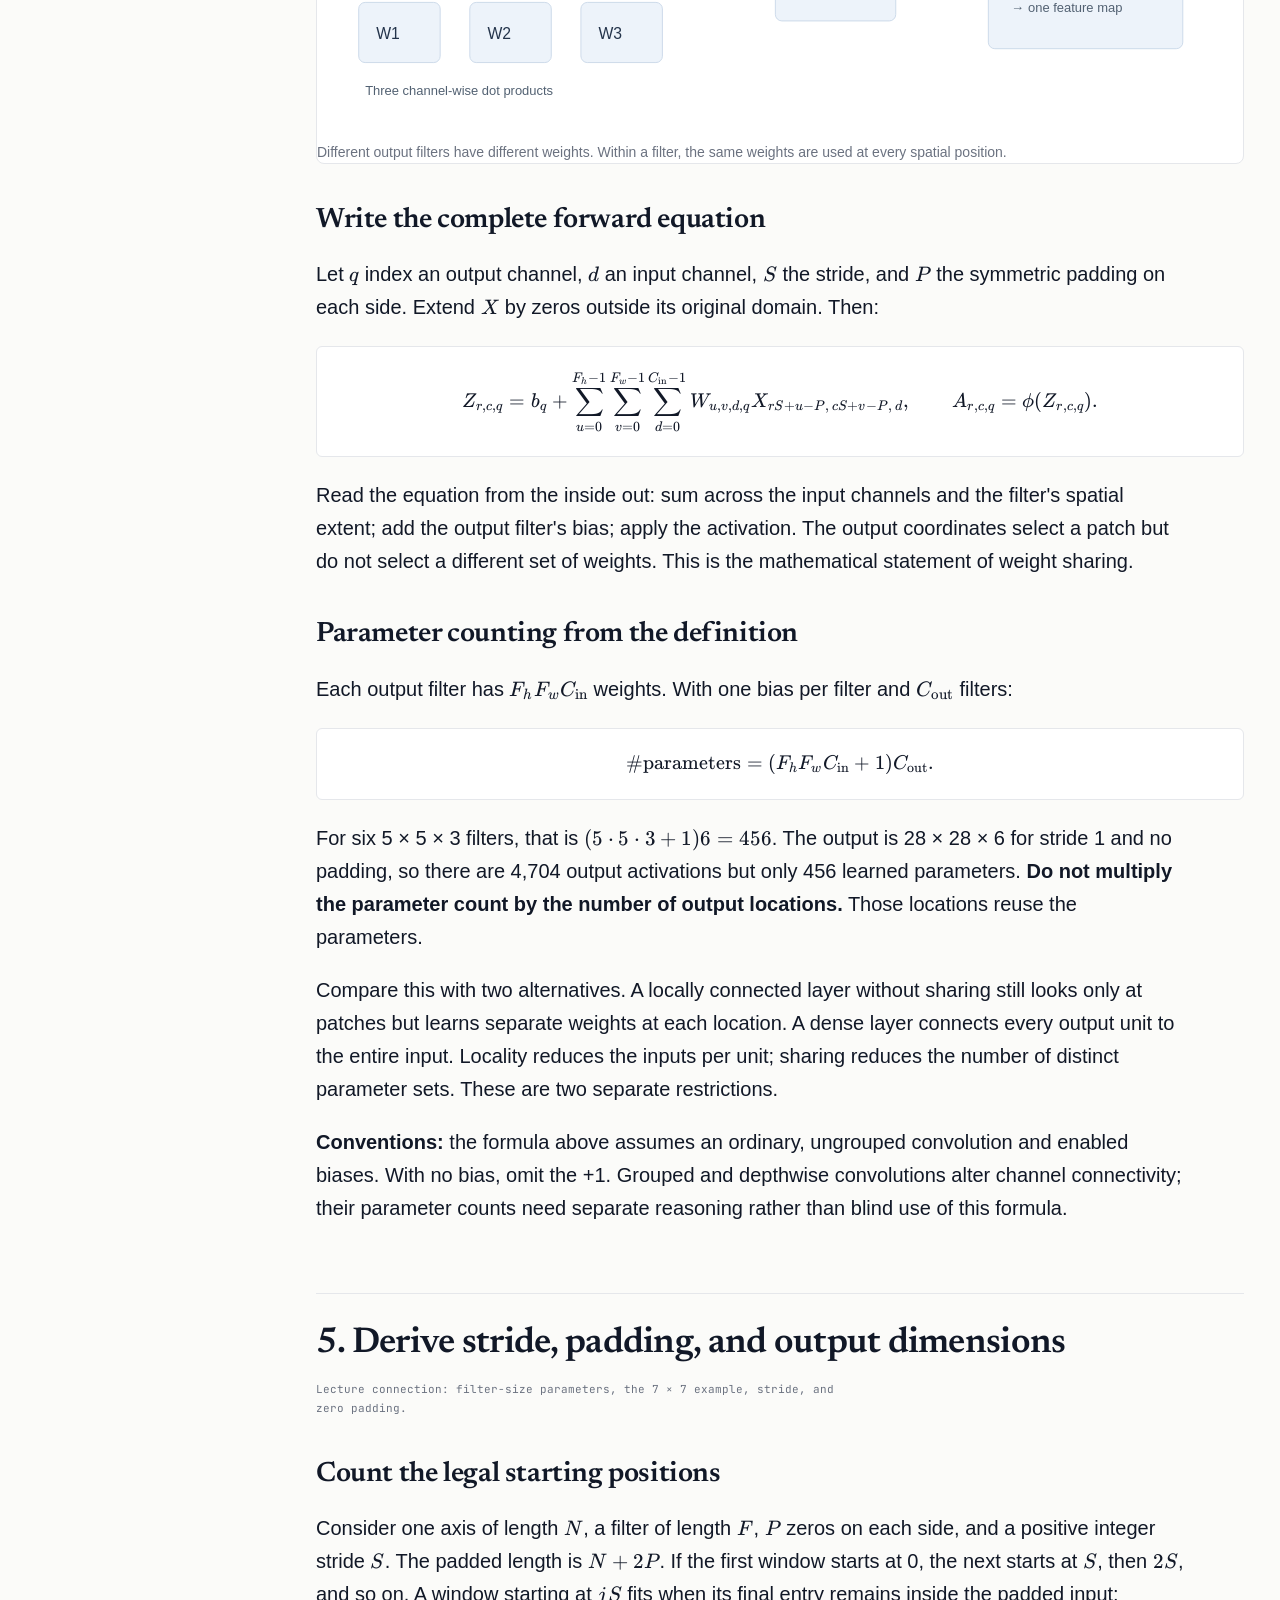
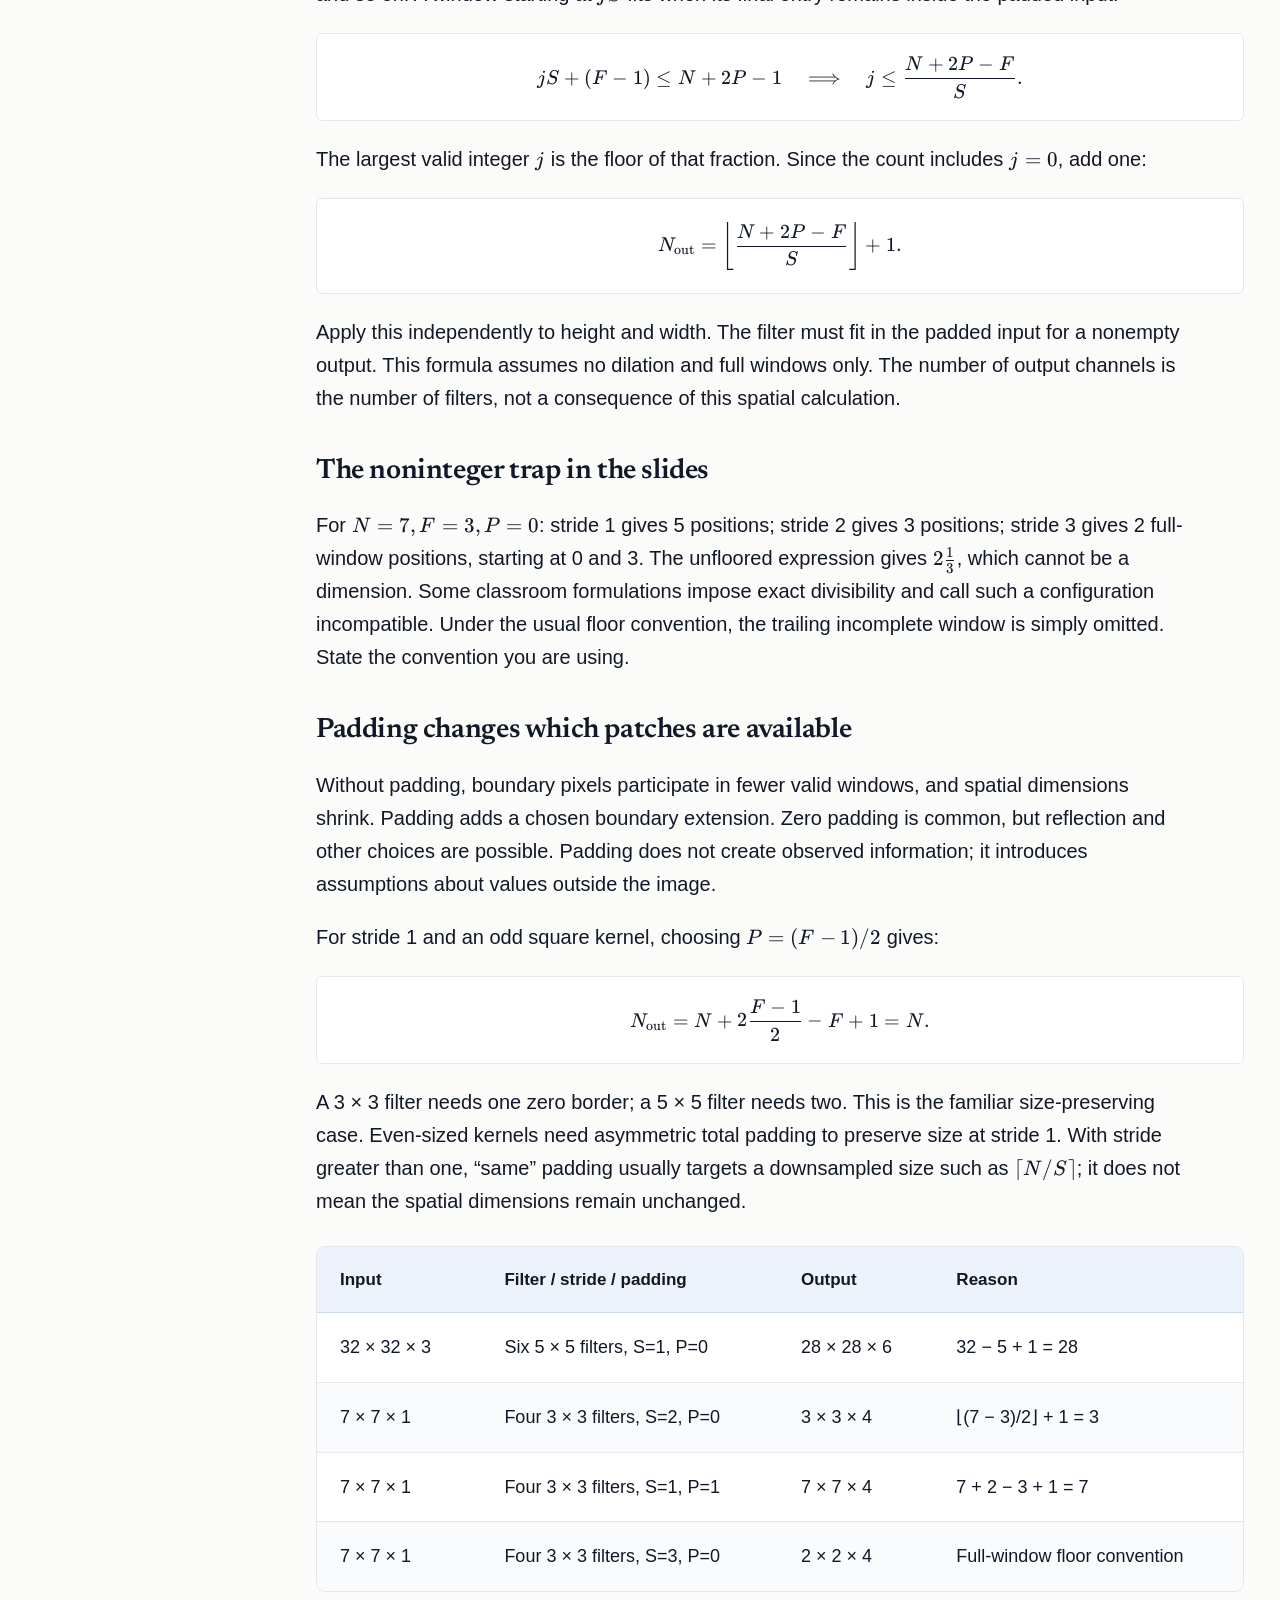
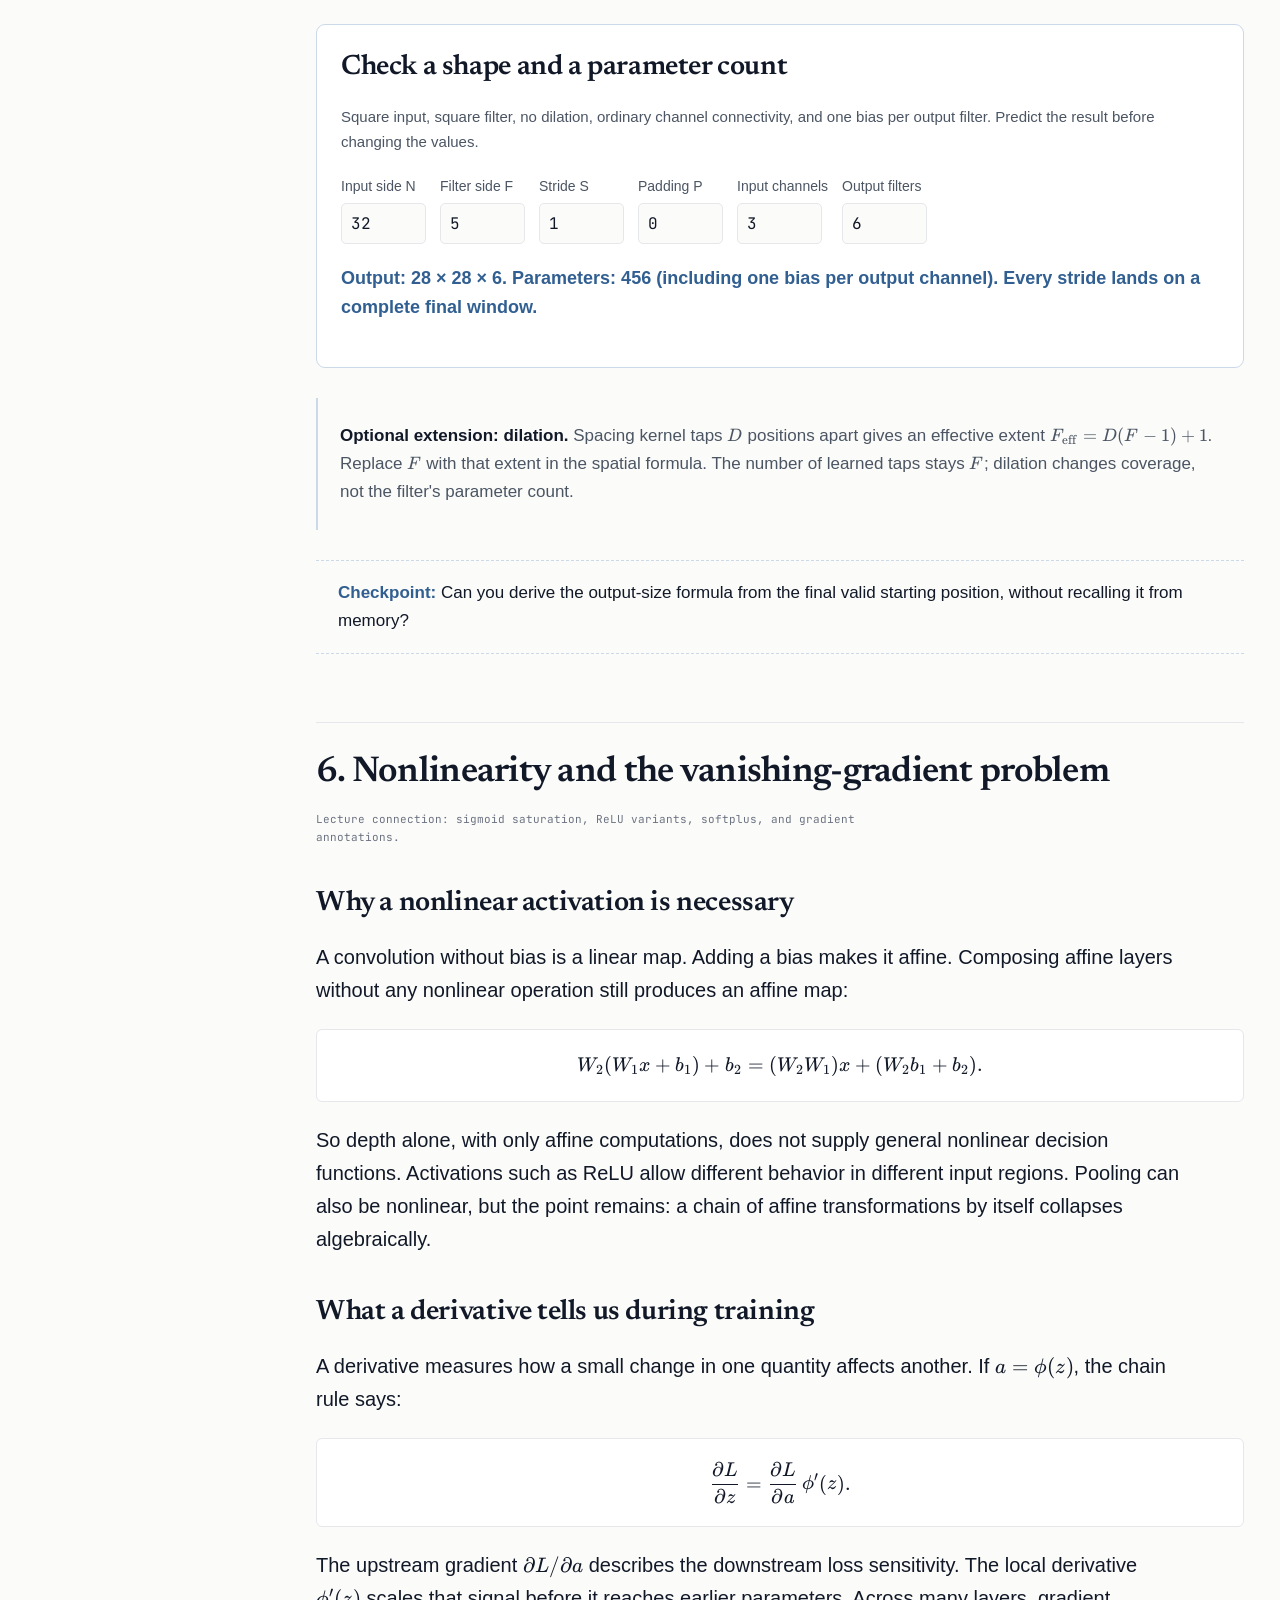
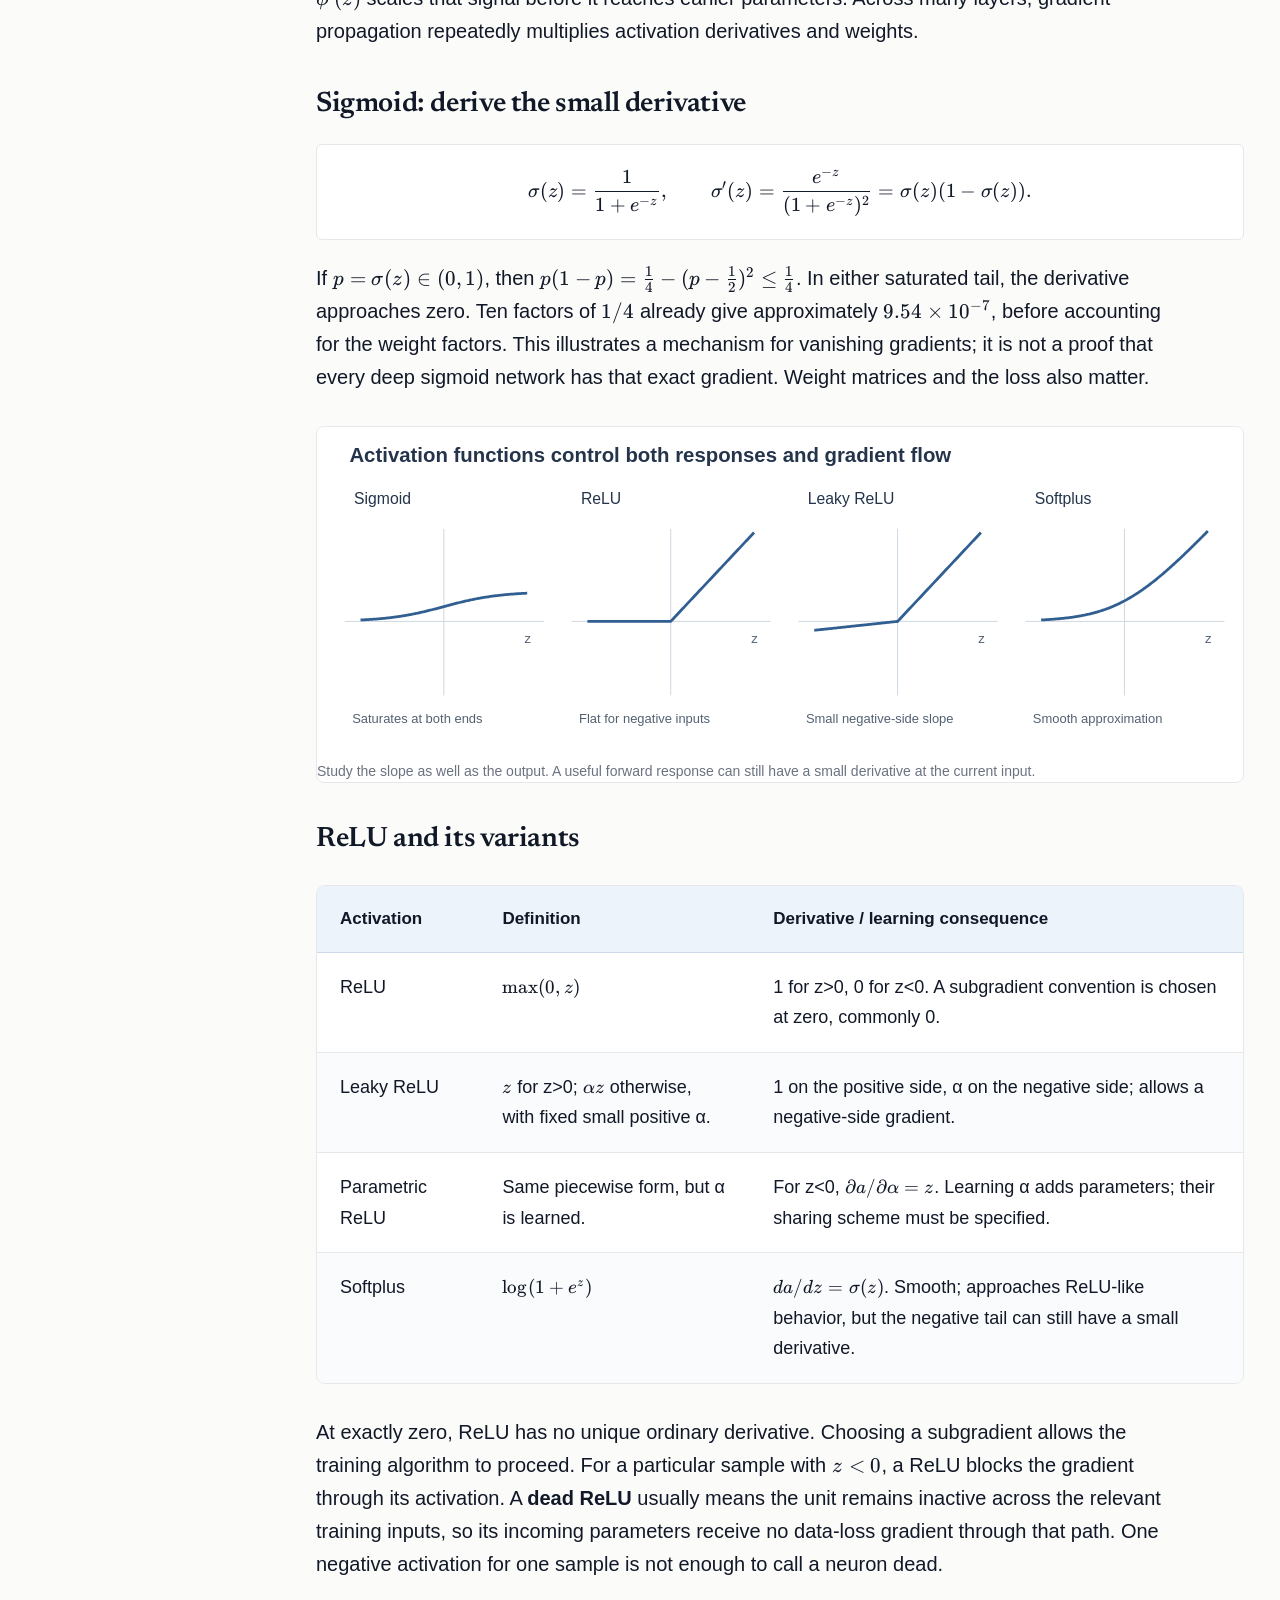
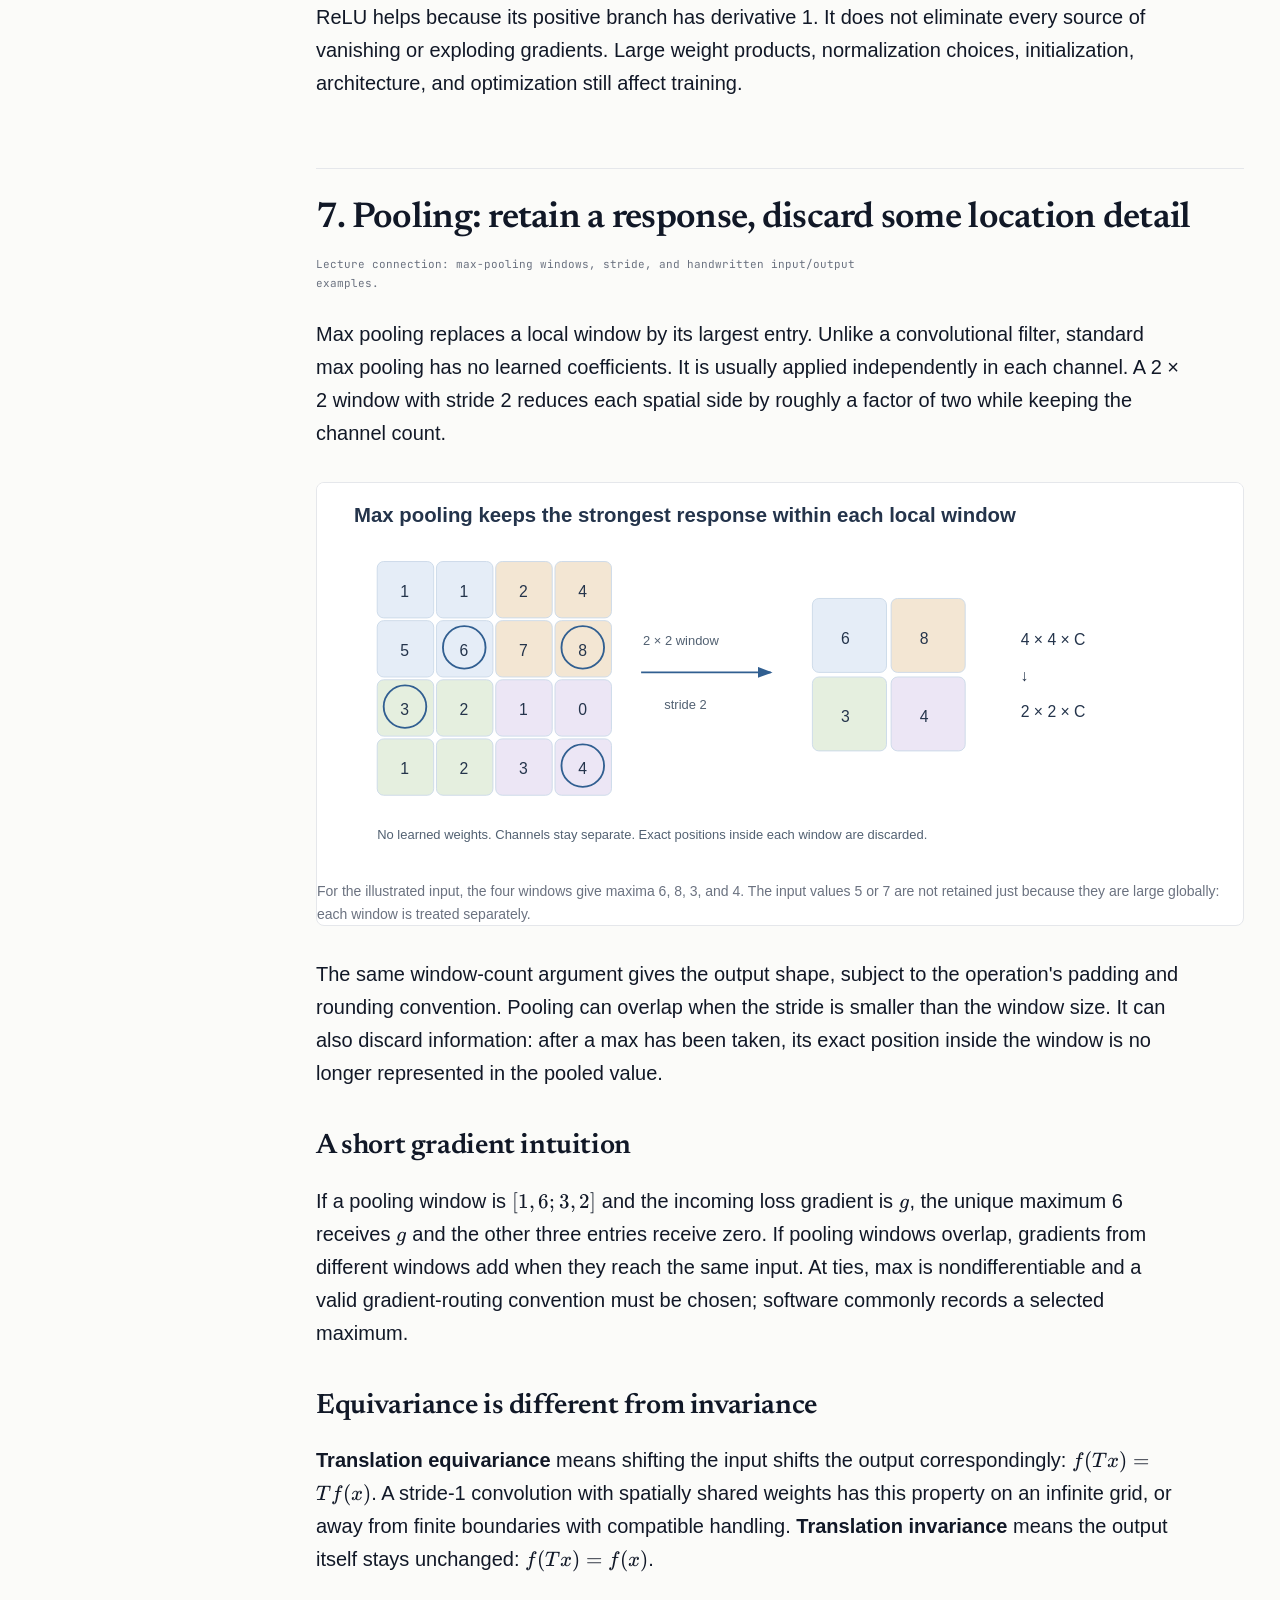
<file: writing/cnn-foundations.html>
<!doctype html>
<html lang="en" data-accent="blue"><head><meta charset="utf-8"><meta name="viewport" content="width=device-width,initial-scale=1">
<title>Understanding convolutional networks — Abhinav Gupta</title><meta name="description" content="Convolutional networks explained from foundations: intuition, complete calculations, shapes, channels, activations, gradients, image filters, diagrams, and practice."><link rel="canonical" href="https://rgabhi.github.io/writing/cnn-foundations.html"><meta property="og:type" content="article"><meta property="og:title" content="Understanding convolutional networks — Abhinav Gupta"><meta property="og:description" content="Convolutional networks explained from foundations: intuition, complete calculations, shapes, channels, activations, gradients, image filters, diagrams, and practice."><meta property="og:url" content="https://rgabhi.github.io/writing/cnn-foundations.html"><meta name="twitter:card" content="summary"><link rel="icon" href="../assets/portrait.jpg">
<script>try{document.documentElement.dataset.accent=localStorage.getItem('learning-guide-accent')==='orange'?'orange':'blue'}catch{}</script><link rel="stylesheet" href="assets/fonts/fonts.css"><link rel="stylesheet" href="assets/article-notes.css"><link rel="stylesheet" href="assets/ml-notes.css"><link rel="stylesheet" href="assets/vendor/katex/katex.min.css"><script defer src="assets/vendor/katex/katex.min.js"></script><script defer src="assets/vendor/katex/contrib/auto-render.min.js"></script><script defer src="assets/article-guide.js"></script><script defer src="assets/ml-notes.js"></script></head><body>
<a class="skip-link" href="#article">Skip to notes</a>
<header class="topbar"><a class="brand" href="../index.html">Abhinav Gupta<span class="brand-dot">.</span></a><div class="header-tools"><nav class="links" aria-label="Article links"><a href="../index.html#writing">Writing</a><a href="machine-learning.html">ML notes</a><a href="#references">Sources</a></nav><div class="palette-toggle" role="group" aria-label="Article colour palette"><button type="button" data-accent-option="blue" aria-pressed="true" aria-label="Blue palette" title="Blue palette"><span class="palette-dot blue" aria-hidden="true"></span></button><button type="button" data-accent-option="orange" aria-pressed="false" aria-label="Orange palette" title="Orange palette"><span class="palette-dot orange" aria-hidden="true"></span></button></div></div></header><div class="progress" aria-hidden="true"></div>
<div class="layout"><aside class="rail" aria-label="Article navigation"><div class="eyebrow">On this page</div><nav><a href="#images"><span>01</span>Images &amp; neurons</a><a href="#convolution"><span>02</span>The local computation</a><a href="#explorer"><span>03</span>Convolution workbench</a><a href="#channels"><span>04</span>Channels &amp; sharing</a><a href="#shapes"><span>05</span>Stride, padding &amp; shapes</a><a href="#activations"><span>06</span>Activations &amp; gradients</a><a href="#pooling"><span>07</span>Pooling &amp; translation</a><a href="#networks"><span>08</span>Layers &amp; receptive fields</a><a href="#gradients"><span>09</span>Shared-weight gradients</a><a href="#filters"><span>10</span>Classical image filters</a><a href="#features"><span>11</span>Learned representations</a><a href="#practice"><span>12</span>Twelve practice problems</a><a href="#interviews"><span>13</span>Interview explanations</a><a href="#revision"><span>14</span>Revision &amp; checklist</a><a href="#references"><span>15</span>Sources &amp; connections</a></nav><div class="note">Understand the idea.<br>Work through the calculation.<br>Explain it without looking.</div></aside><main id="article"><p class="breadcrumb"><a href="../index.html#writing">Writing</a> / <a href="machine-learning.html">Machine learning notes</a> / CNNs</p>
<div class="eyebrow hero-kicker">Machine learning notes · 01</div>
<h1>Understanding<br>convolutional networks</h1>
<p class="chapter-deck">Start with a grid of numbers. Learn how a small shared filter becomes a feature detector, how layers build on one another, and why the details of shapes and gradients matter.</p>
<div class="chapter-meta">Abhinav Gupta · Updated 26 October 2026 · Foundations, derivations &amp; practice</div>
<div class="chapter-tools"><a href="#learning-goals">Start learning</a><a href="#practice">Practice</a><a href="#revision">Quick revision</a><button type="button" data-toggle-solutions>Reveal solutions</button><button type="button" data-print>Print with solutions</button></div>
<a class="resume-link" data-resume hidden></a>
<p>Imagine trying to recognize an edge in a photograph. You do not need to inspect every pixel at once. You need to compare a few nearby pixels, then repeat that comparison across the image. A convolutional neural network turns this idea into a trainable model: <strong>local computations, shared parameters, and successive representations.</strong></p>
<p>These notes develop the ideas in the CNN continuation lecture, including its handwritten gradient sketches and its connection to classical image filters. Earlier neural-network ideas are explained when they become necessary. Full convolutional backpropagation, dropout, and batch normalization follow in <a href="cnn-training.html">Training convolutional networks</a>.</p>
<div class="learning-goals" id="learning-goals"><p><strong>What you should be able to do afterward</strong></p><ul><li>Calculate a convolution or cross-correlation by hand and state which convention you used.</li><li>Explain filters, channels, feature maps, locality, and weight sharing.</li><li>Derive output dimensions and parameter counts, including stride and padding.</li><li>Explain pooling, ReLU variants, vanishing gradients, and how shared weights receive gradients.</li><li>Connect fixed image filters to learned features, and reason about what a CNN does and does not guarantee.</li></ul></div>
<p><strong>How to read:</strong> sections 1–4 build the forward operation; 5–8 explain dimensions, nonlinearities, and whole networks; 9–11 connect gradients and image filtering; the remaining sections are for practice and revision. Stop at the short checkpoints and calculate before revealing answers.</p>
<details class="mobile-contents"><summary>Contents · choose a section</summary><nav aria-label="Chapter contents"><ul><li><a href="#images">01 · Images &amp; neurons</a></li><li><a href="#convolution">02 · The local computation</a></li><li><a href="#explorer">03 · Convolution workbench</a></li><li><a href="#channels">04 · Channels &amp; sharing</a></li><li><a href="#shapes">05 · Stride, padding &amp; shapes</a></li><li><a href="#activations">06 · Activations &amp; gradients</a></li><li><a href="#pooling">07 · Pooling &amp; translation</a></li><li><a href="#networks">08 · Layers &amp; receptive fields</a></li><li><a href="#gradients">09 · Shared-weight gradients</a></li><li><a href="#filters">10 · Classical image filters</a></li><li><a href="#features">11 · Learned representations</a></li><li><a href="#practice">12 · Twelve practice problems</a></li><li><a href="#interviews">13 · Interview explanations</a></li><li><a href="#revision">14 · Revision &amp; checklist</a></li><li><a href="#references">15 · Sources &amp; connections</a></li></ul></nav></details>

<h2 id="images">1. From pixels to a learning problem</h2>
<p class="section-source">Lecture connection: image representation and CNN architecture; prerequisite bridge from the preceding lecture.</p>
<h3>An image is an array with structure</h3>
<p>A grayscale image can be represented by a matrix \(X\in\mathbb R^{H\times W}\): \(X_{r,c}\) is the intensity at row \(r\), column \(c\). A color image usually has several numbers per location. With red, green, and blue channels, write \(X\in\mathbb R^{H\times W\times 3}\). Values might be integers from 0 to 255 before preprocessing or real numbers after scaling. Their numerical scale is a preprocessing choice, not a property of convolution.</p>
<p>A <strong>tensor</strong> here simply means an array indexed along multiple axes. We use height × width × channels in the explanations. A batch adds an example axis. Some software orders the axes differently; the underlying computation is the same. <strong>Channel depth</strong> counts feature maps at one layer; <strong>network depth</strong> counts successive layers. Keep these meanings separate.</p>
<h3>What an ordinary neuron does</h3>
<p>For a vector of inputs \(x=(x_1,\ldots,x_d)\), a neuron forms a weighted sum and then applies a function:</p>
<div class="math-block">\[z=\sum_{i=1}^{d}w_i x_i+b=w^\top x+b,\qquad a=\phi(z).\]</div>
<p>The dot product \(w^\top x\) multiplies corresponding entries and adds the products. The <strong>weights</strong> decide how each input contributes; the <strong>bias</strong> shifts the response; the <strong>activation</strong> \(\phi\) makes the computation nonlinear. A network combines many such computations. Training adjusts its weights and biases to reduce a loss that measures prediction error.</p>
<p>Flattening a 32 × 32 RGB image gives \(32\cdot32\cdot3=3072\) inputs. A dense layer with 1,000 neurons then needs \((3072+1)\cdot1000=3{,}073{,}000\) parameters, including biases. It can learn spatial relationships, but its architecture does not explicitly reuse the same local detector across locations.</p>
<h3>The two useful assumptions</h3>
<p><strong>Locality:</strong> nearby pixels often form useful patterns together. <strong>Reuse:</strong> a useful pattern, such as an edge, may occur at many locations. A CNN expresses these assumptions through local connections and shared weights. This is an <em>inductive bias</em>: a preference built into the model that narrows the kinds of functions it naturally represents. It is helpful when it matches the problem, but it is not a guarantee of good generalization.</p>
<figure class="figure-frame"><a href="assets/ml-notes/architecture.svg" target="_blank" rel="noopener" aria-label="Open diagram at full size"><img src="assets/ml-notes/architecture.svg" width="1000" height="365" alt="A CNN transforms a 32 by 32 RGB image into feature maps, pooled maps, and class scores."></a><figcaption>Each stage changes the representation. A feature map is an array of responses; its entries need not be interpretable as ordinary pixel intensities.</figcaption></figure>
<div class="stop-point"><strong>Pause and explain:</strong> Why should a detector for a vertical edge use the same weights near the left and right sides of an image?</div>

<h2 id="convolution">2. What convolution actually computes</h2>
<p class="section-source">Lecture connection: 1D/2D convolution, reversing the kernel, and shared local weights.</p>
<h3>Begin in one dimension</h3>
<p>A <strong>kernel</strong>, or filter, is a small collection of coefficients. Slide it across a signal and compute a weighted sum at each position. Suppose the input is \(x=[1,2,4,3]\), and a two-entry kernel is \(k=[1,-1]\). Using the kernel in its displayed order, without padding:</p>
<div class="math-block">\[\begin{aligned}y_0&=1(1)+2(-1)=-1,\\y_1&=2(1)+4(-1)=-2,\\y_2&=4(1)+3(-1)=1.\end{aligned}\]</div>
<p>The output measures a local signed difference. Constant neighboring values give zero; a change gives a nonzero response. The sign encodes direction. A kernel \([\tfrac12,\tfrac12]\), in contrast, computes local averages and smooths rapid changes.</p>
<h3>Convolution and cross-correlation: state the convention</h3>
<p>In mathematical discrete convolution, one sequence is reversed in the weighted sum:</p>
<div class="math-block">\[(x*k)[t]=\sum_u x[t-u]k[u].\]</div>
<p>In the finite-window convention commonly used by CNN layers, the displayed kernel is applied directly:</p>
<div class="math-block">\[y[t]=\sum_{u=0}^{F-1}k[u]x[t+u].\]</div>
<p>This second operation is <strong>cross-correlation</strong> for real-valued inputs. Most CNN discussions call it convolution. To compute a valid mathematical convolution using the same window traversal, reverse the kernel first; index origins determine the output's time labels. For the preceding example, reversing \([1,-1]\) gives \([-1,1]\) and the valid-window responses become \([1,2,-1]\).</p>
<p>In two dimensions, the corresponding kernel reversal is a <strong>180° rotation</strong>, reversing both rows and columns. Symmetric blur kernels are unchanged by this rotation; asymmetric edge or shift kernels are not. When filters are learned freely, either convention can represent the same family of mappings because a learned filter can be rotated. For a specified numerical kernel, the convention changes the answer.</p>
<h3>Move from a line to a grid</h3>
<p>For a single-channel input and a 2 × 2 kernel, the valid cross-correlation at the top-left location is:</p>
<div class="math-block">\[z_{0,0}=K_{0,0}X_{0,0}+K_{0,1}X_{0,1}+K_{1,0}X_{1,0}+K_{1,1}X_{1,1}+b.\]</div>
<p>The general stride-1 expression is:</p>
<div class="math-block">\[z_{r,c}=b+\sum_{u=0}^{F_h-1}\sum_{v=0}^{F_w-1}K_{u,v}X_{r+u,c+v}.\]</div>
<p>The indices \(u,v\) run inside the kernel; \(r,c\) locate the output and the corresponding input window. This is a dot product after flattening just the local patch. We have not changed what a neuron computes; we have changed which inputs it sees and where its weights are reused.</p>
<h3>A complete 2D example</h3>
<div class="math-block">\[X=\begin{bmatrix}1&2&0\\0&1&3\\2&1&1\end{bmatrix},\qquad K=\begin{bmatrix}1&0\\0&-1\end{bmatrix},\qquad b=0.\]</div>
<p>There are four valid 2 × 2 patches. Apply the same kernel to each:</p>
<div class="math-block">\[\begin{aligned}z_{0,0}&=1(1)+2(0)+0(0)+1(-1)=0,\\z_{0,1}&=2(1)+0(0)+1(0)+3(-1)=-1,\\z_{1,0}&=0(1)+1(0)+2(0)+1(-1)=-1,\\z_{1,1}&=1(1)+3(0)+1(0)+1(-1)=0.\end{aligned}\qquad Z=\begin{bmatrix}0&-1\\-1&0\end{bmatrix}.\]</div>
<p>If a ReLU follows, every negative entry becomes zero. The linear filter's output \(Z\) and the post-activation output \(A\) are different objects. Losing this distinction makes both forward calculations and derivatives harder to follow.</p>

<h2 id="explorer">3. Explore a sliding filter</h2>
<p>Change an input or a kernel entry. Select an output cell to see its nine multiplications. The outlined input cells are the current window; padding contributes zeros outside the input. This explorer uses one input channel, one output channel, and zero bias.</p>
<div class="lab" id="convolution-lab"><h3>The convolution workbench</h3><p class="lab-help">First predict the top-left result. Then change the stride or padding and explain why the number of output cells changes.</p><div class="lab-controls"><label>Kernel<select id="lab-preset"><option value="edge">Vertical difference</option><option value="identity">Identity</option><option value="blur">Average / blur</option><option value="sharpen">Sharpen</option><option value="custom">Custom</option></select></label><label>Stride<select id="lab-stride"><option>1</option><option>2</option></select></label><label>Zero padding<select id="lab-padding"><option>0</option><option>1</option></select></label><label class="checkbox"><input type="checkbox" id="lab-flip">Rotate kernel 180°</label><button type="button" id="lab-next">Next window</button><button type="button" id="lab-reset">Reset</button></div><div class="lab-grids"><div><p class="grid-label">Input · 5 × 5</p><div class="number-grid" id="input-grid"></div></div><div><p class="grid-label">Kernel · 3 × 3</p><div class="number-grid" id="kernel-grid"></div></div><div><p class="grid-label">Output · choose a cell</p><div class="number-grid" id="output-grid"></div></div></div><div class="lab-result" aria-live="polite" aria-atomic="true"><p id="lab-window"></p><p id="lab-calculation"></p><p id="lab-shape"></p></div><p class="lab-help">The kernel grid always shows the unrotated coefficients. Checking the rotation option rotates them for the computation. Displayed values are rounded to four decimals; calculations use the stored numbers.</p><noscript><p>Enable JavaScript for the explorer. The preceding fully worked example remains available without it.</p></noscript></div>
<div class="stop-point"><strong>Try three experiments:</strong> use the identity kernel; replace the input with a constant value and apply the difference kernel; compare the difference kernel with its rotated version. Predict what happens at padded boundaries, too.</div>

<h2 id="channels">4. Channels, feature maps, and shared weights</h2>
<p class="section-source">Lecture connection: 32 × 32 × 3 inputs, 5 × 5 × 3 filters, multiple output maps, and stacked layers.</p>
<h3>One filter spans the input channels</h3>
<p>A standard dense convolutional filter with spatial size 5 × 5 applied to an RGB image has shape 5 × 5 × 3. At one position, multiply its 75 weights by the 75 values in the local RGB patch, add all products, then add one bias. The result is <strong>one scalar</strong>, not three separate output channels.</p>
<p>Slide that filter over the image to obtain one feature map. Use six independently learned filters to obtain six output maps. Stack them along the channel axis. An output channel indexes a filter; an input channel indexes part of that filter's weighted sum.</p>
<figure class="figure-frame"><a href="assets/ml-notes/channels.svg" target="_blank" rel="noopener" aria-label="Open diagram at full size"><img src="assets/ml-notes/channels.svg" width="1000" height="390" loading="lazy" alt="Three channel-wise dot products are added with a bias to produce one output map."></a><figcaption>Different output filters have different weights. Within a filter, the same weights are used at every spatial position.</figcaption></figure>
<h3>Write the complete forward equation</h3>
<p>Let \(q\) index an output channel, \(d\) an input channel, \(S\) the stride, and \(P\) the symmetric padding on each side. Extend \(X\) by zeros outside its original domain. Then:</p>
<div class="math-block">\[Z_{r,c,q}=b_q+\sum_{u=0}^{F_h-1}\sum_{v=0}^{F_w-1}\sum_{d=0}^{C_{\mathrm{in}}-1}W_{u,v,d,q}X_{rS+u-P,\,cS+v-P,\,d},\qquad A_{r,c,q}=\phi(Z_{r,c,q}).\]</div>
<p>Read the equation from the inside out: sum across the input channels and the filter's spatial extent; add the output filter's bias; apply the activation. The output coordinates select a patch but do not select a different set of weights. This is the mathematical statement of weight sharing.</p>
<h3>Parameter counting from the definition</h3>
<p>Each output filter has \(F_hF_wC_{\mathrm{in}}\) weights. With one bias per filter and \(C_{\mathrm{out}}\) filters:</p>
<div class="math-block">\[\#\text{parameters}=(F_hF_wC_{\mathrm{in}}+1)C_{\mathrm{out}}.\]</div>
<p>For six 5 × 5 × 3 filters, that is \((5\cdot5\cdot3+1)6=456\). The output is 28 × 28 × 6 for stride 1 and no padding, so there are 4,704 output activations but only 456 learned parameters. <strong>Do not multiply the parameter count by the number of output locations.</strong> Those locations reuse the parameters.</p>
<p>Compare this with two alternatives. A locally connected layer without sharing still looks only at patches but learns separate weights at each location. A dense layer connects every output unit to the entire input. Locality reduces the inputs per unit; sharing reduces the number of distinct parameter sets. These are two separate restrictions.</p>
<p><strong>Conventions:</strong> the formula above assumes an ordinary, ungrouped convolution and enabled biases. With no bias, omit the +1. Grouped and depthwise convolutions alter channel connectivity; their parameter counts need separate reasoning rather than blind use of this formula.</p>

<h2 id="shapes">5. Derive stride, padding, and output dimensions</h2>
<p class="section-source">Lecture connection: filter-size parameters, the 7 × 7 example, stride, and zero padding.</p>
<h3>Count the legal starting positions</h3>
<p>Consider one axis of length \(N\), a filter of length \(F\), \(P\) zeros on each side, and a positive integer stride \(S\). The padded length is \(N+2P\). If the first window starts at 0, the next starts at \(S\), then \(2S\), and so on. A window starting at \(jS\) fits when its final entry remains inside the padded input:</p>
<div class="math-block">\[jS+(F-1)\le N+2P-1\quad\Longrightarrow\quad j\le\frac{N+2P-F}{S}.\]</div>
<p>The largest valid integer \(j\) is the floor of that fraction. Since the count includes \(j=0\), add one:</p>
<div class="math-block">\[N_{\mathrm{out}}=\left\lfloor\frac{N+2P-F}{S}\right\rfloor+1.\]</div>
<p>Apply this independently to height and width. The filter must fit in the padded input for a nonempty output. This formula assumes no dilation and full windows only. The number of output channels is the number of filters, not a consequence of this spatial calculation.</p>
<h3>The noninteger trap in the slides</h3>
<p>For \(N=7,F=3,P=0\): stride 1 gives 5 positions; stride 2 gives 3 positions; stride 3 gives 2 full-window positions, starting at 0 and 3. The unfloored expression gives \(2\tfrac13\), which cannot be a dimension. Some classroom formulations impose exact divisibility and call such a configuration incompatible. Under the usual floor convention, the trailing incomplete window is simply omitted. State the convention you are using.</p>
<h3>Padding changes which patches are available</h3>
<p>Without padding, boundary pixels participate in fewer valid windows, and spatial dimensions shrink. Padding adds a chosen boundary extension. Zero padding is common, but reflection and other choices are possible. Padding does not create observed information; it introduces assumptions about values outside the image.</p>
<p>For stride 1 and an odd square kernel, choosing \(P=(F-1)/2\) gives:</p>
<div class="math-block">\[N_{\mathrm{out}}=N+2\frac{F-1}{2}-F+1=N.\]</div>
<p>A 3 × 3 filter needs one zero border; a 5 × 5 filter needs two. This is the familiar size-preserving case. Even-sized kernels need asymmetric total padding to preserve size at stride 1. With stride greater than one, “same” padding usually targets a downsampled size such as \(\lceil N/S\rceil\); it does not mean the spatial dimensions remain unchanged.</p>
<div class="table-scroll" tabindex="0"><table><thead><tr><th>Input</th><th>Filter / stride / padding</th><th>Output</th><th>Reason</th></tr></thead><tbody><tr><td>32 × 32 × 3</td><td>Six 5 × 5 filters, S=1, P=0</td><td>28 × 28 × 6</td><td>32 − 5 + 1 = 28</td></tr><tr><td>7 × 7 × 1</td><td>Four 3 × 3 filters, S=2, P=0</td><td>3 × 3 × 4</td><td>⌊(7 − 3)/2⌋ + 1 = 3</td></tr><tr><td>7 × 7 × 1</td><td>Four 3 × 3 filters, S=1, P=1</td><td>7 × 7 × 4</td><td>7 + 2 − 3 + 1 = 7</td></tr><tr><td>7 × 7 × 1</td><td>Four 3 × 3 filters, S=3, P=0</td><td>2 × 2 × 4</td><td>Full-window floor convention</td></tr></tbody></table></div>
<div class="lab" id="shape-calculator"><h3>Check a shape and a parameter count</h3><p class="lab-help">Square input, square filter, no dilation, ordinary channel connectivity, and one bias per output filter. Predict the result before changing the values.</p><div class="lab-controls"><label>Input side N<input id="shape-n" type="number" min="1" step="1" value="32"></label><label>Filter side F<input id="shape-f" type="number" min="1" step="1" value="5"></label><label>Stride S<input id="shape-s" type="number" min="1" step="1" value="1"></label><label>Padding P<input id="shape-p" type="number" min="0" step="1" value="0"></label><label>Input channels<input id="shape-cin" type="number" min="1" step="1" value="3"></label><label>Output filters<input id="shape-cout" type="number" min="1" step="1" value="6"></label></div><p class="formula-result" id="shape-result" aria-live="polite"></p></div>
<div class="aside-note"><p><strong>Optional extension: dilation.</strong> Spacing kernel taps \(D\) positions apart gives an effective extent \(F_{\mathrm{eff}}=D(F-1)+1\). Replace \(F\) with that extent in the spatial formula. The number of learned taps stays \(F\); dilation changes coverage, not the filter's parameter count.</p></div>
<div class="stop-point"><strong>Checkpoint:</strong> Can you derive the output-size formula from the final valid starting position, without recalling it from memory?</div>

<h2 id="activations">6. Nonlinearity and the vanishing-gradient problem</h2>
<p class="section-source">Lecture connection: sigmoid saturation, ReLU variants, softplus, and gradient annotations.</p>
<h3>Why a nonlinear activation is necessary</h3>
<p>A convolution without bias is a linear map. Adding a bias makes it affine. Composing affine layers without any nonlinear operation still produces an affine map:</p>
<div class="math-block">\[W_2(W_1x+b_1)+b_2=(W_2W_1)x+(W_2b_1+b_2).\]</div>
<p>So depth alone, with only affine computations, does not supply general nonlinear decision functions. Activations such as ReLU allow different behavior in different input regions. Pooling can also be nonlinear, but the point remains: a chain of affine transformations by itself collapses algebraically.</p>
<h3>What a derivative tells us during training</h3>
<p>A derivative measures how a small change in one quantity affects another. If \(a=\phi(z)\), the chain rule says:</p>
<div class="math-block">\[\frac{\partial L}{\partial z}=\frac{\partial L}{\partial a}\,\phi'(z).\]</div>
<p>The upstream gradient \(\partial L/\partial a\) describes the downstream loss sensitivity. The local derivative \(\phi'(z)\) scales that signal before it reaches earlier parameters. Across many layers, gradient propagation repeatedly multiplies activation derivatives and weights.</p>
<h3>Sigmoid: derive the small derivative</h3>
<div class="math-block">\[\sigma(z)=\frac1{1+e^{-z}},\qquad \sigma'(z)=\frac{e^{-z}}{(1+e^{-z})^2}=\sigma(z)(1-\sigma(z)).\]</div>
<p>If \(p=\sigma(z)\in(0,1)\), then \(p(1-p)=\tfrac14-(p-\tfrac12)^2\le\tfrac14\). In either saturated tail, the derivative approaches zero. Ten factors of \(1/4\) already give approximately \(9.54\times10^{-7}\), before accounting for the weight factors. This illustrates a mechanism for vanishing gradients; it is not a proof that every deep sigmoid network has that exact gradient. Weight matrices and the loss also matter.</p>
<figure class="figure-frame"><a href="assets/ml-notes/activations.svg" target="_blank" rel="noopener" aria-label="Open diagram at full size"><img src="assets/ml-notes/activations.svg" width="1000" height="350" loading="lazy" alt="Sigmoid saturates, ReLU is flat on the negative side, leaky ReLU has a small negative-side slope, and softplus is smooth."></a><figcaption>Study the slope as well as the output. A useful forward response can still have a small derivative at the current input.</figcaption></figure>
<h3>ReLU and its variants</h3>
<div class="table-scroll" tabindex="0"><table><thead><tr><th>Activation</th><th>Definition</th><th>Derivative / learning consequence</th></tr></thead><tbody><tr><td>ReLU</td><td>\(\max(0,z)\)</td><td>1 for z&gt;0, 0 for z&lt;0. A subgradient convention is chosen at zero, commonly 0.</td></tr><tr><td>Leaky ReLU</td><td>\(z\) for z&gt;0; \(\alpha z\) otherwise, with fixed small positive α.</td><td>1 on the positive side, α on the negative side; allows a negative-side gradient.</td></tr><tr><td>Parametric ReLU</td><td>Same piecewise form, but α is learned.</td><td>For z&lt;0, \(\partial a/\partial\alpha=z\). Learning α adds parameters; their sharing scheme must be specified.</td></tr><tr><td>Softplus</td><td>\(\log(1+e^z)\)</td><td>\(d a/dz=\sigma(z)\). Smooth; approaches ReLU-like behavior, but the negative tail can still have a small derivative.</td></tr></tbody></table></div>
<p>At exactly zero, ReLU has no unique ordinary derivative. Choosing a subgradient allows the training algorithm to proceed. For a particular sample with \(z&lt;0\), a ReLU blocks the gradient through its activation. A <strong>dead ReLU</strong> usually means the unit remains inactive across the relevant training inputs, so its incoming parameters receive no data-loss gradient through that path. One negative activation for one sample is not enough to call a neuron dead.</p>
<p>ReLU helps because its positive branch has derivative 1. It does not eliminate every source of vanishing or exploding gradients. Large weight products, normalization choices, initialization, architecture, and optimization still affect training.</p>

<h2 id="pooling">7. Pooling: retain a response, discard some location detail</h2>
<p class="section-source">Lecture connection: max-pooling windows, stride, and handwritten input/output examples.</p>
<p>Max pooling replaces a local window by its largest entry. Unlike a convolutional filter, standard max pooling has no learned coefficients. It is usually applied independently in each channel. A 2 × 2 window with stride 2 reduces each spatial side by roughly a factor of two while keeping the channel count.</p>
<figure class="figure-frame"><a href="assets/ml-notes/pooling.svg" target="_blank" rel="noopener" aria-label="Open diagram at full size"><img src="assets/ml-notes/pooling.svg" width="1000" height="420" loading="lazy" alt="A four by four array becomes a two by two array with maxima 6, 8, 3, and 4."></a><figcaption>For the illustrated input, the four windows give maxima 6, 8, 3, and 4. The input values 5 or 7 are not retained just because they are large globally: each window is treated separately.</figcaption></figure>
<p>The same window-count argument gives the output shape, subject to the operation's padding and rounding convention. Pooling can overlap when the stride is smaller than the window size. It can also discard information: after a max has been taken, its exact position inside the window is no longer represented in the pooled value.</p>
<h3>A short gradient intuition</h3>
<p>If a pooling window is \([1,6;3,2]\) and the incoming loss gradient is \(g\), the unique maximum 6 receives \(g\) and the other three entries receive zero. If pooling windows overlap, gradients from different windows add when they reach the same input. At ties, max is nondifferentiable and a valid gradient-routing convention must be chosen; software commonly records a selected maximum.</p>
<h3>Equivariance is different from invariance</h3>
<p><strong>Translation equivariance</strong> means shifting the input shifts the output correspondingly: \(f(Tx)=T f(x)\). A stride-1 convolution with spatially shared weights has this property on an infinite grid, or away from finite boundaries with compatible handling. <strong>Translation invariance</strong> means the output itself stays unchanged: \(f(Tx)=f(x)\).</p>
<p>Pooling can make a local response less sensitive to small movements <em>within the same pooling window</em>. A movement across window boundaries can change the result. Striding also makes exact equivariance to arbitrary one-pixel shifts fail. Do not claim that convolution or max pooling automatically makes the entire classifier translation invariant.</p>
<div class="stop-point"><strong>Explain the information loss:</strong> Can two different 2 × 2 patches produce the same pooled value? If yes, what could a later layer no longer recover from that value alone?</div>

<h2 id="networks">8. Build a network and track what changes</h2>
<p class="section-source">Lecture connection: successive convolutional layers and increasingly complex learned features.</p>
<h3>Trace one complete example</h3>
<p>Consider this small classifier. All convolutions use stride 1, no padding, and one bias per output channel. Pooling uses a 2 × 2 window with stride 2.</p>
<div class="table-scroll" tabindex="0"><table><thead><tr><th>Stage</th><th>Output shape</th><th>Parameters</th></tr></thead><tbody><tr><td>RGB input</td><td>32 × 32 × 3</td><td>0</td></tr><tr><td>Six 5 × 5 filters + ReLU</td><td>28 × 28 × 6</td><td>(25 × 3 + 1) × 6 = 456</td></tr><tr><td>2 × 2 max pool</td><td>14 × 14 × 6</td><td>0</td></tr><tr><td>Ten 5 × 5 filters + ReLU</td><td>10 × 10 × 10</td><td>(25 × 6 + 1) × 10 = 1,510</td></tr><tr><td>Flatten</td><td>1,000</td><td>0</td></tr><tr><td>Dense layer, 10 scores</td><td>10</td><td>(1,000 + 1) × 10 = 10,010</td></tr></tbody></table></div>
<p>Total parameters: \(456+1510+10010=11{,}976\). Notice that the small dense readout holds most of them. Spatial outputs, stored activations, arithmetic operations, and learned parameters are distinct quantities. A layer with few shared parameters can still require substantial computation because each parameter is reused many times.</p>
<p>For a convolution, a useful rough multiply-accumulate count is \(H_{\mathrm{out}}W_{\mathrm{out}}C_{\mathrm{out}}F_hF_wC_{\mathrm{in}}\), ignoring biases and activations. This is an operation count, not a parameter count. Hardware efficiency also depends on how the operation is implemented and how data move through memory.</p>
<h3>How far can one output “see”?</h3>
<p>The <strong>receptive field</strong> of an activation is the region of the original input that can influence it. A first 3 × 3 convolution sees 3 × 3 input positions. A second stride-1 3 × 3 layer combines neighboring first-layer responses, so it sees 5 × 5 of the original input, not 9 × 9.</p>
<figure class="figure-frame"><a href="assets/ml-notes/receptive-fields.svg" target="_blank" rel="noopener" aria-label="Open diagram at full size"><img src="assets/ml-notes/receptive-fields.svg" width="1000" height="420" loading="lazy" alt="Two three by three convolutions combine into a five by five receptive field on the original input."></a><figcaption>Neighboring first-layer windows overlap. The second layer expands the outer boundary of the region; it does not concatenate nine disjoint 3 × 3 patches.</figcaption></figure>
<p>To derive the general recurrence, track \(R_\ell\), the receptive-field side length, and \(J_\ell\), the spacing in original-input coordinates between adjacent layer-\(\ell\) activations. Initially \(R_0=1,J_0=1\). For kernel side \(F_\ell\) and stride \(S_\ell\), without dilation:</p>
<div class="math-block">\[R_\ell=R_{\ell-1}+(F_\ell-1)J_{\ell-1},\qquad J_\ell=S_\ell J_{\ell-1}.\]</div>
<p>The new window spans \(F_\ell-1\) gaps between preceding activations; each gap is \(J_{\ell-1}\) original pixels. That explains the first equation. Moving the new window by one output position moves it by \(S_\ell\) preceding positions, which explains the second.</p>
<p>For the classifier above, the first convolution gives \(R=5,J=1\); pooling gives \(R=6,J=2\); the second convolution gives \(R=14,J=2\). This is the theoretical span of dependencies for an interior unit. Padding can include artificial boundary values, and learned weights determine how strongly individual pixels affect the result.</p>
<h3>Why successive features can be more complex</h3>
<p>Early filters may respond to local contrasts, orientations, or colors. Later filters combine patterns in these responses, allowing textures, arrangements, and more task-specific structure to matter. This is an interpretation of learned representations, not a rule assigning every neuron one named object part. Features can be distributed, redundant, and dependent on the task and training data.</p>
<p>Two stride-1 3 × 3 layers can cover a 5 × 5 region. With intermediate activations they can compute nonlinear combinations unavailable to one purely affine 5 × 5 layer. If all channel counts equal \(C\), two such convolutions use \(18C^2\) weights versus \(25C^2\) for a single 5 × 5 layer, excluding biases. The comparison assumes those channel counts; it is not universally true for arbitrary layer widths.</p>

<h2 id="gradients">9. Why a shared filter gets a sum of gradients</h2>
<p class="section-source">Lecture connection: handwritten chain-rule sketches; bridge to the following backpropagation lecture.</p>
<p>We can explain the essential gradient argument now without deriving the entire training algorithm. Write \(L\) for one example's scalar loss and define \(\delta_{r,c,q}=\partial L/\partial Z_{r,c,q}\). This quantity already includes the effect of the activation and all later layers. Treat it as known while computing a local filter derivative.</p>
<h3>Start with one occurrence of a weight</h3>
<p>In the forward equation, differentiating a weighted sum with respect to one coefficient leaves its input value. Thus:</p>
<div class="math-block">\[\frac{\partial Z_{r,c,q}}{\partial W_{u,v,d,q}}=X_{rS+u-P,\,cS+v-P,\,d}.\]</div>
<p>The same parameter occurs at many output locations. The multivariable chain rule must collect all of those paths:</p>
<div class="math-block">\[\frac{\partial L}{\partial W_{u,v,d,q}}=\sum_r\sum_c\frac{\partial L}{\partial Z_{r,c,q}}\frac{\partial Z_{r,c,q}}{\partial W_{u,v,d,q}}=\sum_r\sum_c\delta_{r,c,q}X_{rS+u-P,\,cS+v-P,\,d}.\]</div>
<p>Likewise, because \(\partial Z_{r,c,q}/\partial b_q=1\):</p>
<div class="math-block">\[\frac{\partial L}{\partial b_q}=\sum_r\sum_c\delta_{r,c,q}.\]</div>
<p>This sum is a consequence of reuse, not an extra heuristic added to training. A mini-batch loss adds contributions across examples too; an averaged loss includes the corresponding averaging factor.</p>
<h3>A tiny shared-weight calculation</h3>
<p>Use the earlier 3 × 3 input and 2 × 2 kernel, and suppose \(\delta=\begin{bmatrix}1&amp;2\\3&amp;4\end{bmatrix}\). The top-left kernel coefficient multiplies input entries 1, 2, 0, and 1 at the four positions. Therefore:</p>
<div class="math-block">\[\frac{\partial L}{\partial K_{0,0}}=1(1)+2(2)+3(0)+4(1)=9,\qquad\frac{\partial L}{\partial b}=1+2+3+4=10.\]</div>
<p>For the bottom-right coefficient, the inputs are 1, 3, 1, and 1, giving \(1+6+3+4=14\). Different positions can reinforce or oppose each other, so shared-gradient contributions can cancel. Gradient descent updates a coefficient with \(w\leftarrow w-\eta\,\partial L/\partial w\), where \(\eta&gt;0\) is the learning rate.</p>
<div class="aside-note"><p><strong>Boundary of this chapter:</strong> <a href="cnn-training.html">the following chapter</a> derives gradients with respect to earlier activations and completes convolutional backpropagation, then covers dropout and batch normalization. The shared-weight argument is included here because it appears in the lecture's annotations and explains how a reusable detector can be learned.</p></div>

<h2 id="filters">10. Classical image filters: interpret the numbers</h2>
<p class="section-source">Lecture connection: averaging, thresholding, shifts, blurring, edge detection, sharpening, and families of fixed filters.</p>
<p>A CNN did not invent sliding a filter over an image. Classical image processing chooses coefficients to produce a desired transformation. A CNN learns coefficients from a task objective. Understanding fixed filters gives concrete examples of what a local weighted sum can measure.</p>
<figure class="figure-frame"><a href="assets/ml-notes/fixed-filters.svg" target="_blank" rel="noopener" aria-label="Open diagram at full size"><img src="assets/ml-notes/fixed-filters.svg" width="1000" height="385" loading="lazy" alt="An original synthetic square image, a blurred version, signed edge responses, and a sharpened version."></a><figcaption>Original illustrations using a synthetic image. Display scaling is separate from the numerical filter operation: a signed response may need rescaling to be visible as an image.</figcaption></figure>
<p>The lecture also shows three image-to-image tasks. <strong>Denoising</strong> estimates a cleaner image from a corrupted observation; averaging is a simple baseline, but it can erase edges along with noise. <strong>Super-resolution</strong> estimates a higher-resolution image from lower-resolution data; missing detail cannot generally be recovered uniquely, so assumptions or learned prior structure matter. <strong>Inpainting</strong> estimates missing or damaged regions using surrounding information and model assumptions. These tasks illustrate that CNN outputs need not be class labels: a model can produce an image-shaped output instead.</p>
<h3>Identity, averaging, and Gaussian smoothing</h3>
<p>An identity filter has a 1 at the center and zeros elsewhere. A 3 × 3 box average assigns each location weight \(1/9\). Both have coefficient sum 1, so a constant input remains the same away from boundary effects. Averaging reduces rapid local variation but also blurs edges. It may suppress noise; it does not preserve every useful detail.</p>
<div class="math-block">\[K_{\mathrm{id}}=\begin{bmatrix}0&0&0\\0&1&0\\0&0&0\end{bmatrix},\qquad K_{\mathrm{box}}=\frac19\begin{bmatrix}1&1&1\\1&1&1\\1&1&1\end{bmatrix},\qquad K_{\mathrm{Gauss}}\approx\frac1{16}\begin{bmatrix}1&2&1\\2&4&2\\1&2&1\end{bmatrix}.\]</div>
<p>The displayed Gaussian-like kernel weights nearby central pixels more strongly. In a continuous model, a Gaussian smoothing kernel is proportional to \(\exp(-(x^2+y^2)/(2\sigma^2))\), normalized to integrate to one. Larger \(\sigma\) produces broader smoothing. Discrete implementations sample or approximate that shape and normalize the weights.</p>
<h3>A shift depends on the convention</h3>
<p>Using centered cross-correlation, a 1 immediately to the <em>left</em> of the kernel's center gives \(Y_{r,c}=X_{r,c-1}\), so visible content shifts right. With mathematical convolution, the kernel is reversed, and the displayed coefficient placement giving the same shift is reversed too. Specify boundary filling when shifting a finite image.</p>
<h3>Edges are local changes</h3>
<p>The difference \(x_t-x_{t-1}\) approximates a derivative along one axis. A 2D derivative-like filter compares neighboring rows or columns. An example for horizontal intensity changes, using cross-correlation, is:</p>
<div class="math-block">\[K_x=\begin{bmatrix}-1&0&1\\-2&0&2\\-1&0&1\end{bmatrix},\qquad K_{\mathrm{lap}}=\begin{bmatrix}0&1&0\\1&-4&1\\0&1&0\end{bmatrix}.\]</div>
<p>The first is a Sobel-style directional filter. The second is a discrete Laplacian, combining second differences in two directions. Their coefficient sums are zero: on a constant patch, positive and negative contributions cancel. The magnitude of an edge response measures a change; its sign can encode its direction. Transposing the directional kernel changes the orientation it detects.</p>
<h3>Sharpening: add back the detail</h3>
<p>Let \(B(X)\) be a blurred image. Define a detail image \(D=X-B(X)\). Adding some detail back gives:</p>
<div class="math-block">\[Y=X+\lambda D=(1+\lambda)X-\lambda B(X).\]</div>
<p>If \(B\) is a linear filter with kernel \(K_B\), the combined operation has kernel \((1+\lambda)K_{\mathrm{id}}-\lambda K_B\). With \(\lambda=1\) and the box average, the center is \(17/9\) and the eight surrounding entries are \(-1/9\). Another common sharpening kernel is \([0,-1,0;-1,5,-1;0,-1,0]\). Both preserve constants in the interior because their coefficients sum to 1. Sharpening can amplify noise and create values outside the original intensity range; clipping for display is a separate nonlinear step.</p>
<h3>Thresholding is a different kind of operation</h3>
<p>The lecture also shows binarization: output 255 if an intensity exceeds 100, otherwise output 0. This is a pointwise nonlinear threshold. It cannot in general be represented by a single fixed linear convolution. A filter can compute a response that a later threshold acts on, but the two steps have different mathematical roles.</p>
<p>Higher-order Gaussian derivatives extend the same idea: smooth with a Gaussian and measure changes with derivatives of different orders and orientations. Their responses emphasize different local structures. The broad connection is that a bank of filters can represent an image through many complementary local measurements.</p>
<h3>Other named feature families</h3>
<p>The slides mention several topics for further exploration. These brief connections preserve that scope; full treatments can become separate foundation notes.</p>
<div class="table-scroll" tabindex="0"><table><thead><tr><th>Family</th><th>What it represents or emphasizes</th><th>Connection to this chapter</th></tr></thead><tbody><tr><td>Fourier transform / FFT</td><td>Represents a signal in frequency components; FFT names an efficient algorithm for the discrete transform.</td><td>Convolution corresponds to multiplication in the frequency domain under compatible boundary conventions.</td></tr><tr><td>Discrete cosine transform</td><td>A cosine-basis representation often useful for concentrating smooth-image information in relatively few coefficients.</td><td>Fixed transform features can be contrasted with features learned for a task.</td></tr><tr><td>Haar / wavelets</td><td>Localized averages and differences across scales.</td><td>Describe both location and scale; connect to multiscale representations.</td></tr><tr><td>Gabor filters</td><td>An oscillation localized by an envelope, often Gaussian.</td><td>Respond to particular orientations and spatial frequencies.</td></tr><tr><td>SIFT / HOG</td><td>Engineered descriptors using local gradient structure; their pooling and normalization choices differ.</td><td>Examples of deciding the feature representation before fitting the final predictor.</td></tr></tbody></table></div>

<h2 id="features">11. Learned representations and the lecture's broader perspective</h2>
<p class="section-source">Lecture connection: preselected versus learned features and the closing historical slides.</p>
<p>In a classical feature pipeline, an engineer might compute HOG descriptors and train a classifier on them. In a CNN, the loss can influence the convolutional filters through backpropagation, so feature extraction and the predictor are trained together. This is the essential meaning of learning a representation for the task.</p>
<p>The lecture describes learning useful or “optimal” features. Read that as the modeling aim. Training a nonconvex network does not in general certify globally optimal features or good behavior outside the training distribution. A learned detector can exploit a shortcut, such as a background cue, if that shortcut reduces the training objective.</p>
<p>The closing slides place neural networks within recurring periods of enthusiasm and disappointment, marking early perceptrons, the 1980s neural-network period, and the 2012 deep-CNN milestone. The proposed future curves are speculative illustrations, not a statistical law or a forecast to memorize. The useful lesson is to distinguish demonstrated capability, the conditions enabling it, and claims that go beyond the evidence.</p>
<div class="stop-point"><strong>Explain the whole story:</strong> Start with the dense-neuron equation. In two minutes, connect local patches, shared filters, channels, nonlinearities, pooling, and a final prediction. Then explain what training changes.</div>

<h2 id="practice">12. Practice: retrieve, calculate, and derive</h2>
<p>These are original practice questions written for these notes, not reproduced past-paper questions. Attempt each on paper before opening a hint. A correct number is only part of the answer: state the convention and assumptions that produce it.</p>
<div class="exercise" id="exercise-1"><h3>1 · A one-dimensional filter</h3><p>For \(x=[2,0,1,3]\), \(k=[1,2]\), stride 1, no padding, and no bias, calculate valid cross-correlation. Then reverse the kernel and repeat.</p><details data-hint><summary>Hint</summary><p>There are three length-2 windows. Write out the two products in each window.</p></details><details data-solution><summary>Solution and reasoning</summary><p>Cross-correlation gives \([2(1)+0(2),\;0(1)+1(2),\;1(1)+3(2)]=[2,2,7]\). With the reversed kernel \([2,1]\), the results are \([4,1,5]\). Asymmetry makes the reversal visible.</p></details></div>
<div class="exercise" id="exercise-2"><h3>2 · Four patches, one shared kernel</h3><p>Reproduce the 3 × 3 input and 2 × 2 kernel from section 2. Compute all four outputs without looking back at the worked values. Then apply ReLU. How many kernel weights were learned, assuming one output channel?</p><details data-solution><summary>Solution and reasoning</summary><p>The pre-activation output is \(\begin{bmatrix}0&amp;-1\\-1&amp;0\end{bmatrix}\), and ReLU produces zeros everywhere. There are four kernel weights; including one bias would give five parameters. Four output locations do not multiply the number of distinct weights.</p></details></div>
<div class="exercise" id="exercise-3"><h3>3 · Shape and parameters together</h3><p>A 28 × 28 × 3 input passes through sixteen 3 × 3 filters with stride 2, padding 1, and one bias per output channel. Find the output shape and the number of learned parameters.</p><details data-hint><summary>Hint</summary><p>Calculate one spatial side first. Then count weights per filter across all three input channels.</p></details><details data-solution><summary>Solution and reasoning</summary><div class="math-block">\[N_{\mathrm{out}}=\left\lfloor\frac{28+2-3}{2}\right\rfloor+1=14,\qquad\#\theta=(3\cdot3\cdot3+1)16=448.\]</div><p>The output is 14 × 14 × 16. Stride and padding change the number of applications of the filter, not its number of coefficients.</p></details></div>
<div class="exercise" id="exercise-4"><h3>4 · The incomplete-window case</h3><p>Use an input axis of length 8, filter length 3, stride 2, and no padding. List all valid starting positions. Is the final input position used?</p><details data-solution><summary>Solution and reasoning</summary><p>The starting positions are 0, 2, and 4. A start at 6 would require indices 6, 7, and 8, but index 8 lies outside the input. The output length is \(\lfloor(8-3)/2\rfloor+1=3\). The final input index 7 is unused. An exact-divisibility classroom rule would reject this configuration; the floor convention accepts it and drops the incomplete window.</p></details></div>
<div class="exercise" id="exercise-5"><h3>5 · A second layer does not see RGB directly</h3><p>A 28 × 28 × 6 activation volume passes through ten 5 × 5 filters, stride 1, no padding. What is each filter's shape, the output shape, and the parameter count including bias?</p><details data-solution><summary>Solution and reasoning</summary><p>Each filter is 5 × 5 × 6 because the current input has six channels. The output is 24 × 24 × 10. The parameter count is \((5\cdot5\cdot6+1)10=1510\). Using three input channels would mistakenly refer back to the original image rather than this layer's input.</p></details></div>
<div class="exercise" id="exercise-6"><h3>6 · Pooling and gradient routing</h3><p>Use the 4 × 4 input from the pooling diagram. Calculate its 2 × 2, stride-2 max-pool output. If the four output gradients are all 1, which input entries receive them? Assume the unique maxima shown in the diagram.</p><details data-solution><summary>Solution and reasoning</summary><p>The output is \(\begin{bmatrix}6&amp;8\\3&amp;4\end{bmatrix}\). Using zero-based indices, gradients of 1 go to input positions (1,1), (1,3), (2,0), and (3,3). Other entries get zero from this pooling operation. These windows do not overlap, so there is no accumulation between them.</p></details></div>
<div class="exercise" id="exercise-7"><h3>7 · Derive an entire shared-kernel gradient</h3><p>For the 3 × 3 input in section 2 and a 2 × 2 filter, suppose the gradient with respect to its pre-activation output is \(\delta=\begin{bmatrix}1&amp;2\\3&amp;4\end{bmatrix}\). Compute the 2 × 2 kernel gradient and the bias gradient. Use stride 1 and no padding.</p><details data-hint><summary>Hint</summary><p>For each kernel position, collect the four input entries that coefficient multiplied, then weight those entries by the corresponding δ values.</p></details><details data-solution><summary>Solution and reasoning</summary><div class="math-block">\[\begin{aligned}\frac{\partial L}{\partial K_{0,0}}&=1(1)+2(2)+3(0)+4(1)=9,\\\frac{\partial L}{\partial K_{0,1}}&=1(2)+2(0)+3(1)+4(3)=17,\\\frac{\partial L}{\partial K_{1,0}}&=1(0)+2(1)+3(2)+4(1)=12,\\\frac{\partial L}{\partial K_{1,1}}&=1(1)+2(3)+3(1)+4(1)=14.\end{aligned}\]</div><p>So \(\nabla_KL=\begin{bmatrix}9&amp;17\\12&amp;14\end{bmatrix}\) and \(\partial L/\partial b=10\). δ is given at the pre-activation output; do not apply an extra ReLU derivative to it.</p></details></div>
<div class="exercise" id="exercise-8"><h3>8 · Outputs and slopes are separate questions</h3><p>Evaluate ReLU and leaky ReLU with α=0.1 at z=−2, 0, and 3. State their slopes at −2 and 3. Explain why a sigmoid derivative can be small at both large positive and large negative inputs.</p><details data-solution><summary>Solution and reasoning</summary><p>ReLU gives [0,0,3]; leaky ReLU gives [−0.2,0,3]. At −2, the slopes are 0 and 0.1 respectively; at 3, both slopes are 1. At zero, a derivative convention is required for either piecewise function when α≠1. For sigmoid, \(\sigma(z)(1-\sigma(z))\) approaches zero as σ approaches either 0 or 1.</p></details></div>
<div class="exercise" id="exercise-9"><h3>9 · Receptive fields with a stride change</h3><p>Three convolutions have kernel sides 3, 3, 3 and strides 1, 2, 1 respectively. With no dilation, find the receptive-field side and effective input spacing after each layer.</p><details data-hint><summary>Hint</summary><p>Initialize R=1 and J=1. Update R using the preceding J before updating J with the new stride.</p></details><details data-solution><summary>Solution and reasoning</summary><p>Layer 1: R=3, J=1. Layer 2: R=3+2×1=5, J=2. Layer 3: R=5+2×2=9, J=2. Multiplying kernel sizes would give the wrong answer because the windows overlap.</p></details></div>
<div class="exercise" id="exercise-10"><h3>10 · Diagnose a mistaken explanation</h3><p>A candidate says: “A 5 × 5 × 3 filter gives three output channels, and we learn new weights at each of the 28 × 28 positions. Max pooling then makes the classifier invariant to every translation.” Identify three mistakes.</p><details data-solution><summary>Solution and reasoning</summary><p>First, the three input-channel contributions are summed: one filter gives one output map. Second, its weights are shared across all positions. Third, local max pooling can reduce sensitivity to some movements but does not guarantee global translation invariance. Boundaries, stride, window alignment, and the rest of the network matter.</p></details></div>
<div class="exercise" id="exercise-11"><h3>11 · Reason about a filter without applying it everywhere</h3><p>What happens to a constant patch under the box-average kernel and under the Sobel-style difference kernel? Why might the answer differ at a zero-padded boundary?</p><details data-solution><summary>Solution and reasoning</summary><p>For constant value c, a linear filter gives c times the sum of its coefficients. The average has sum 1, so its output is c; the difference filter has sum 0, so its output is zero. At a zero-padded boundary, a nonzero constant image no longer presents a constant patch: some entries are artificial zeros. The cancellation or preservation argument no longer applies to that mixed patch.</p></details></div>
<div class="exercise" id="exercise-12"><h3>12 · A full forward-pass accounting problem</h3><p>Reconstruct the classifier in section 8: 32 × 32 × 3 input; six 5 × 5 filters; ReLU; 2 × 2 stride-2 max pool; ten 5 × 5 filters; ReLU; flatten; ten dense outputs. Convolutions are valid, stride 1, with bias. Derive every shape, count all parameters, and find the receptive field before flattening.</p><details data-solution><summary>Solution and reasoning</summary><p>The shapes are 28 × 28 × 6 → 14 × 14 × 6 → 10 × 10 × 10 → 1,000 → 10. ReLU preserves shape and has no learned parameters. Convolutional parameter counts are 456 and 1,510; pooling and flattening add none; the dense layer adds 10,010. The total is 11,976. The receptive-field sequence is (R,J)=(5,1), then (6,2), then (14,2). A dense score can depend on all flattened positions, so do not confuse the final convolutional unit's receptive field with the entire classifier's coverage.</p></details></div>

<h2 id="interviews">13. Explain it in an interview</h2>
<p>Use these prompts after you understand the derivations. Give a short answer first, then support it with an equation or example. The comparisons below extend the lecture's ideas into practical reasoning.</p>
<details data-solution><summary>“Explain a CNN without using a list of layer names.”</summary><p>A CNN repeatedly applies learned local pattern detectors across an input. Reusing a detector's weights at each position reduces the distinct parameters and expresses the assumption that useful patterns can occur in different places. Nonlinearities let later stages combine responses into more complex features, and a task-specific readout turns the representation into a prediction.</p></details>
<details data-solution><summary>“Why use a CNN instead of a dense network for an image?”</summary><p>A CNN builds in local connectivity and spatial weight reuse, which often match image structure and greatly reduce parameter counts. A dense model can represent many of the same relationships but must learn them without that architectural constraint. The tradeoff is a stronger assumption about spatial regularity; convolution alone does not efficiently provide every kind of long-range interaction.</p></details>
<details data-solution><summary>“Does doubling the image resolution quadruple the parameters?”</summary><p>For a fixed convolutional filter bank, no: the parameters depend on filter size and channels. The number of output activations and operations can grow roughly fourfold when both spatial sides double. A flattened dense readout can also gain parameters because its input dimension changes. Specify which layers you are discussing.</p></details>
<details data-solution><summary>“Can a 1 × 1 convolution do anything useful?”</summary><p>Yes. At each location it computes a learned combination of the input channels, giving one or more new channels. Its direct spatial receptive field is one location, but its channel computation can be rich. With C input channels and D outputs, it uses (C+1)D parameters including biases. This is a supplementary extension of the same forward equation.</p></details>
<details data-solution><summary>“Why can the convolution workbench give negative values?”</summary><p>A weighted sum is not constrained to the display range of image intensities. Edge filters often use negative weights and produce signed responses. An activation can change those values afterward. Rescaling a feature map for visualization should not be confused with changing the network's mathematical computation.</p></details>
<details data-solution><summary>“The network's dimensions fit, but learning fails. What would you inspect?”</summary><p>Check input scaling and labels, the loss/readout pairing, activation saturation or inactive units, gradient magnitudes, initialization, learning rate, and whether the model can fit a small training subset. Verify that training and evaluation behave consistently where required. This is a practical debugging checklist, not a claim that any one issue must be the cause.</p></details>
<details data-solution><summary>“Does a learned feature map prove the model understands the object?”</summary><p>No. A response shows what changes a particular representation under the data and analysis method used. The model may rely on backgrounds, textures, or other shortcuts. Evaluate behavior under relevant variations and inspect failures instead of assigning human meaning to a filter from one visualization.</p></details>

<h2 id="revision">14. Revision: formulas, assumptions, and mistakes</h2>
<div class="table-scroll" tabindex="0"><table><thead><tr><th>Question</th><th>Recall</th><th>Assumption to say aloud</th></tr></thead><tbody><tr><td>Output side</td><td>\(\lfloor(N+2P-F)/S\rfloor+1\)</td><td>Full-window floor convention; no dilation; symmetric padding.</td></tr><tr><td>Output channels</td><td>Number of output filters</td><td>One filter yields one output map after summing input channels.</td></tr><tr><td>Parameters</td><td>\((F_hF_wC_{in}+1)C_{out}\)</td><td>Ungrouped convolution; one enabled bias per output channel.</td></tr><tr><td>ReLU</td><td>\(a=\max(0,z)\)</td><td>Slope 1 at z&gt;0, 0 at z&lt;0; convention needed at zero.</td></tr><tr><td>Sigmoid derivative</td><td>\(\sigma(z)(1-\sigma(z))\)</td><td>Maximum 1/4; saturation shrinks the local gradient.</td></tr><tr><td>Kernel gradient</td><td>Sum of δ × matching input values</td><td>δ is the gradient with respect to pre-activation Z.</td></tr><tr><td>Receptive field</td><td>\(R'=R+(F-1)J,\quad J'=SJ\)</td><td>No dilation; J is measured in original input coordinates.</td></tr><tr><td>Pooling</td><td>One max per window, per channel</td><td>No learned coefficients; shape/rounding conventions still matter.</td></tr><tr><td>Sharpening</td><td>\(Y=X+\lambda(X-B(X))\)</td><td>Linear combined kernel if B is linear; display clipping is separate.</td></tr></tbody></table></div>
<h3>Common mistakes worth catching early</h3><ul><li>Mixing up the number of filters with the number of input channels.</li><li>Multiplying the parameter count by the number of spatial output locations.</li><li>Ignoring the floor or not declaring an exact-divisibility convention.</li><li>Using an asymmetric fixed kernel without stating whether it is rotated.</li><li>Calling pooling a learned weighted sum or claiming it gives complete shift invariance.</li><li>Applying an activation derivative twice when δ already refers to pre-activation.</li><li>Assuming ReLU guarantees stable gradients or that every negative response is a dead neuron.</li><li>Treating thresholding as a fixed linear filter, or treating a visualized feature map as ordinary pixel data.</li></ul>
<h3>Can you do these without looking?</h3>
<p class="reading-status">Your checklist is saved in this browser when local storage is available. It does not sync across devices.</p>
<ul class="checklist"><li><label><input type="checkbox">I can calculate a small filter operation and explain kernel reversal.</label></li><li><label><input type="checkbox">I can derive output size from valid window positions.</label></li><li><label><input type="checkbox">I can track channels and count shared parameters.</label></li><li><label><input type="checkbox">I can explain the role and derivatives of the activation functions.</label></li><li><label><input type="checkbox">I can compute max pooling and route a unique-maximum gradient.</label></li><li><label><input type="checkbox">I can derive why a shared kernel receives a sum of gradients.</label></li><li><label><input type="checkbox">I can trace a small network's shapes and receptive fields.</label></li><li><label><input type="checkbox">I can distinguish fixed filters, learned features, equivariance, and invariance.</label></li></ul>

<h2 id="references">15. Sources and next connections</h2>
<p>These are personal learning notes developed from Rahul Garg's CNN lecture slides. The main source is the CNN continuation lecture (Lecture 20); the preceding introduction (Lecture 19) supplies prerequisite context, and the opening of Lecture 21 establishes the backpropagation continuation. Definitions, worked examples, practice questions, diagrams, and interactive tools have been expanded here to explain the lecture from foundations.</p>
<p>The source slides include administrative reminders and suggested further reading. Those reminders are omitted from the learning narrative. The substantive topics, including the activation variants, handwritten gradient argument, fixed-filter examples, and historical discussion, are represented above. The transform and descriptor families are introduced at the lecture's suggested-reading level rather than treated as a complete signal-processing course.</p>
<ul class="sources-list"><li><a href="https://cs231n.github.io/convolutional-networks/">Stanford CS231n: convolutional networks</a> — additional architecture and layer examples; several source slides acknowledge CS231n.</li><li><a href="https://docs.pytorch.org/docs/stable/generated/torch.nn.Conv2d.html">PyTorch Conv2d documentation</a> — an implementation reference for cross-correlation, tensor layout, and output dimensions.</li><li><a href="https://katex.org/">KaTeX</a> — locally bundled mathematical typesetting, distributed under its MIT license.</li></ul>
<h3>What connects next?</h3>
<p><strong><a href="cnn-training.html">CNN training:</a></strong> derive gradients with respect to inputs, complete the backward pass, and understand dropout and batch normalization. <strong>Linear algebra and calculus:</strong> dot products, linear maps, partial derivatives, and the chain rule deepen the arguments used here. <strong>Probability and statistics:</strong> distributions, expectation, covariance, likelihood, and Gaussian models will support the later statistical-learning chapters.</p>
<p>New chapters and foundation notes will appear on the <a href="machine-learning.html">machine learning notes index</a> as they are completed.</p>
<div class="chapter-end"><a href="machine-learning.html">← All machine learning notes</a><a href="cnn-training.html">Next: Training convolutional networks →</a></div>
<footer><a href="../index.html#writing">Abhinav Gupta · Writing</a><span>Personal notes · Keep asking why.</span></footer></main></div></body></html>
</file>
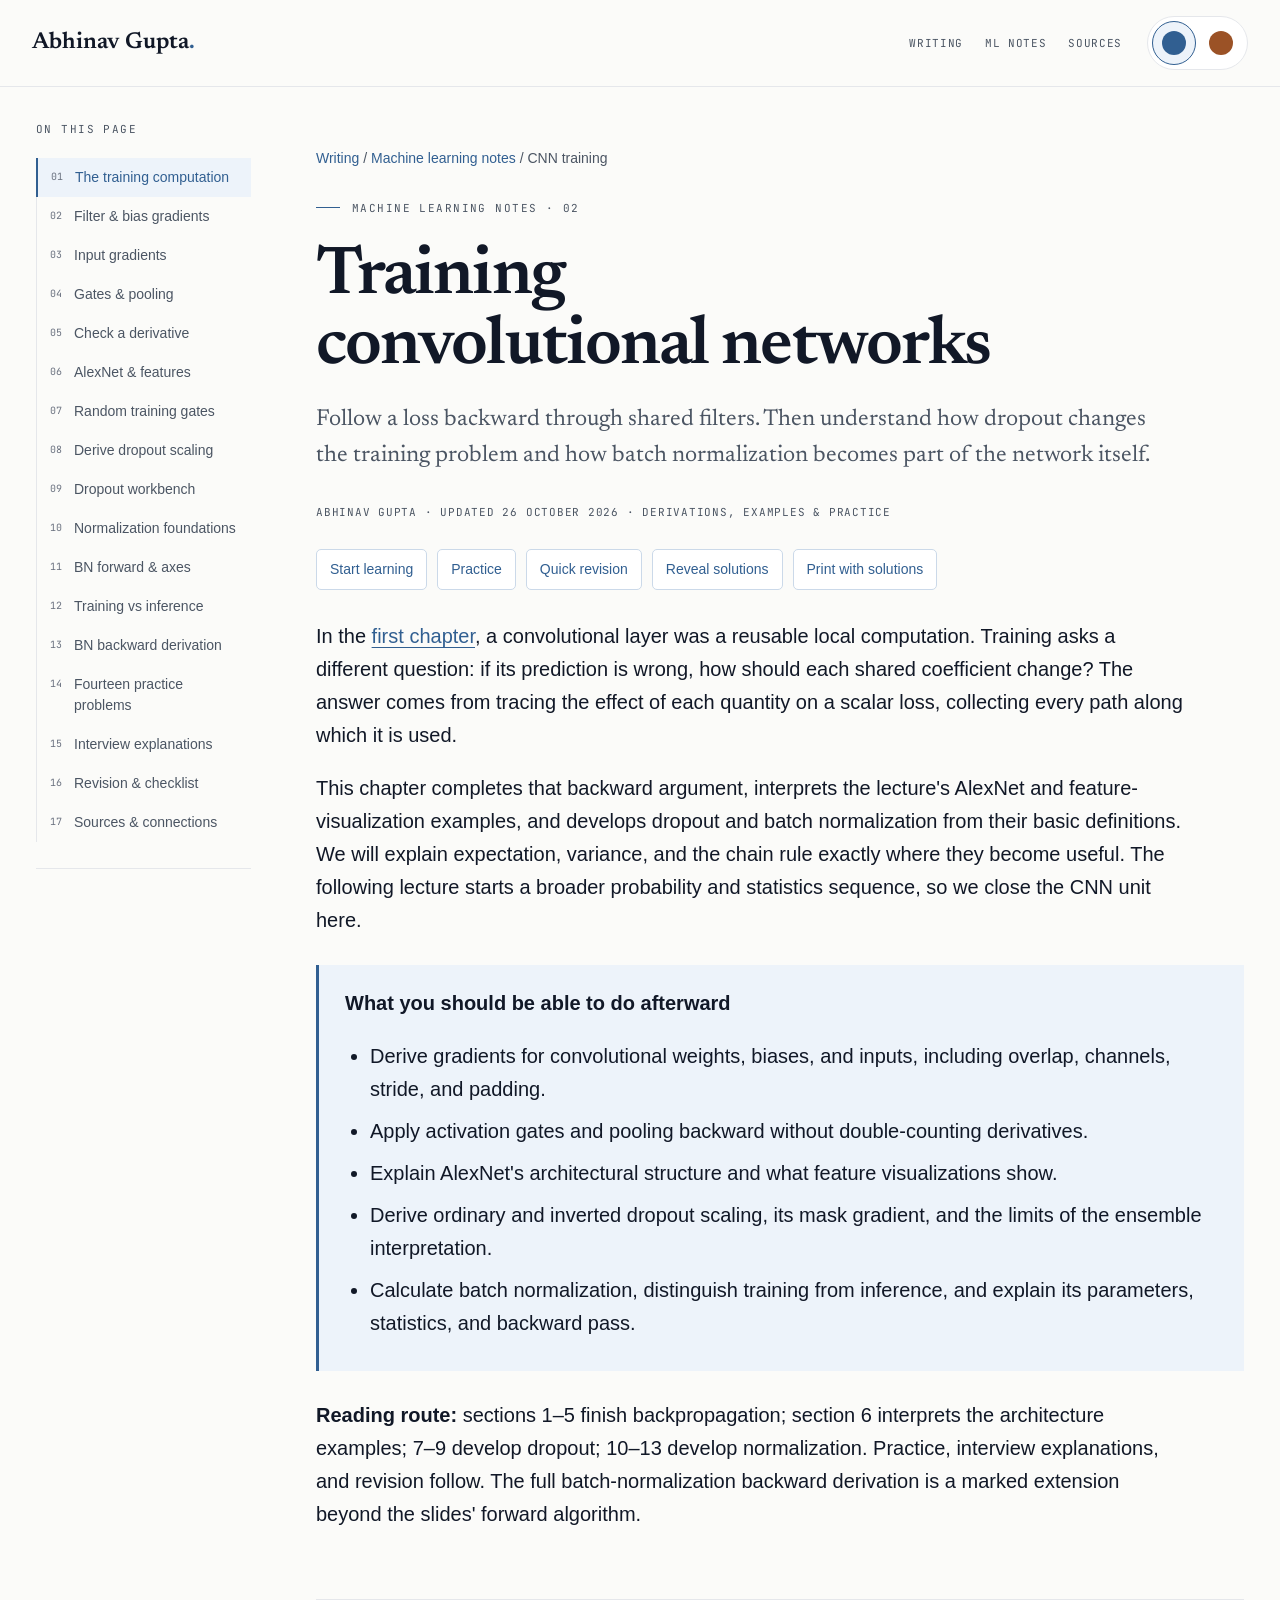
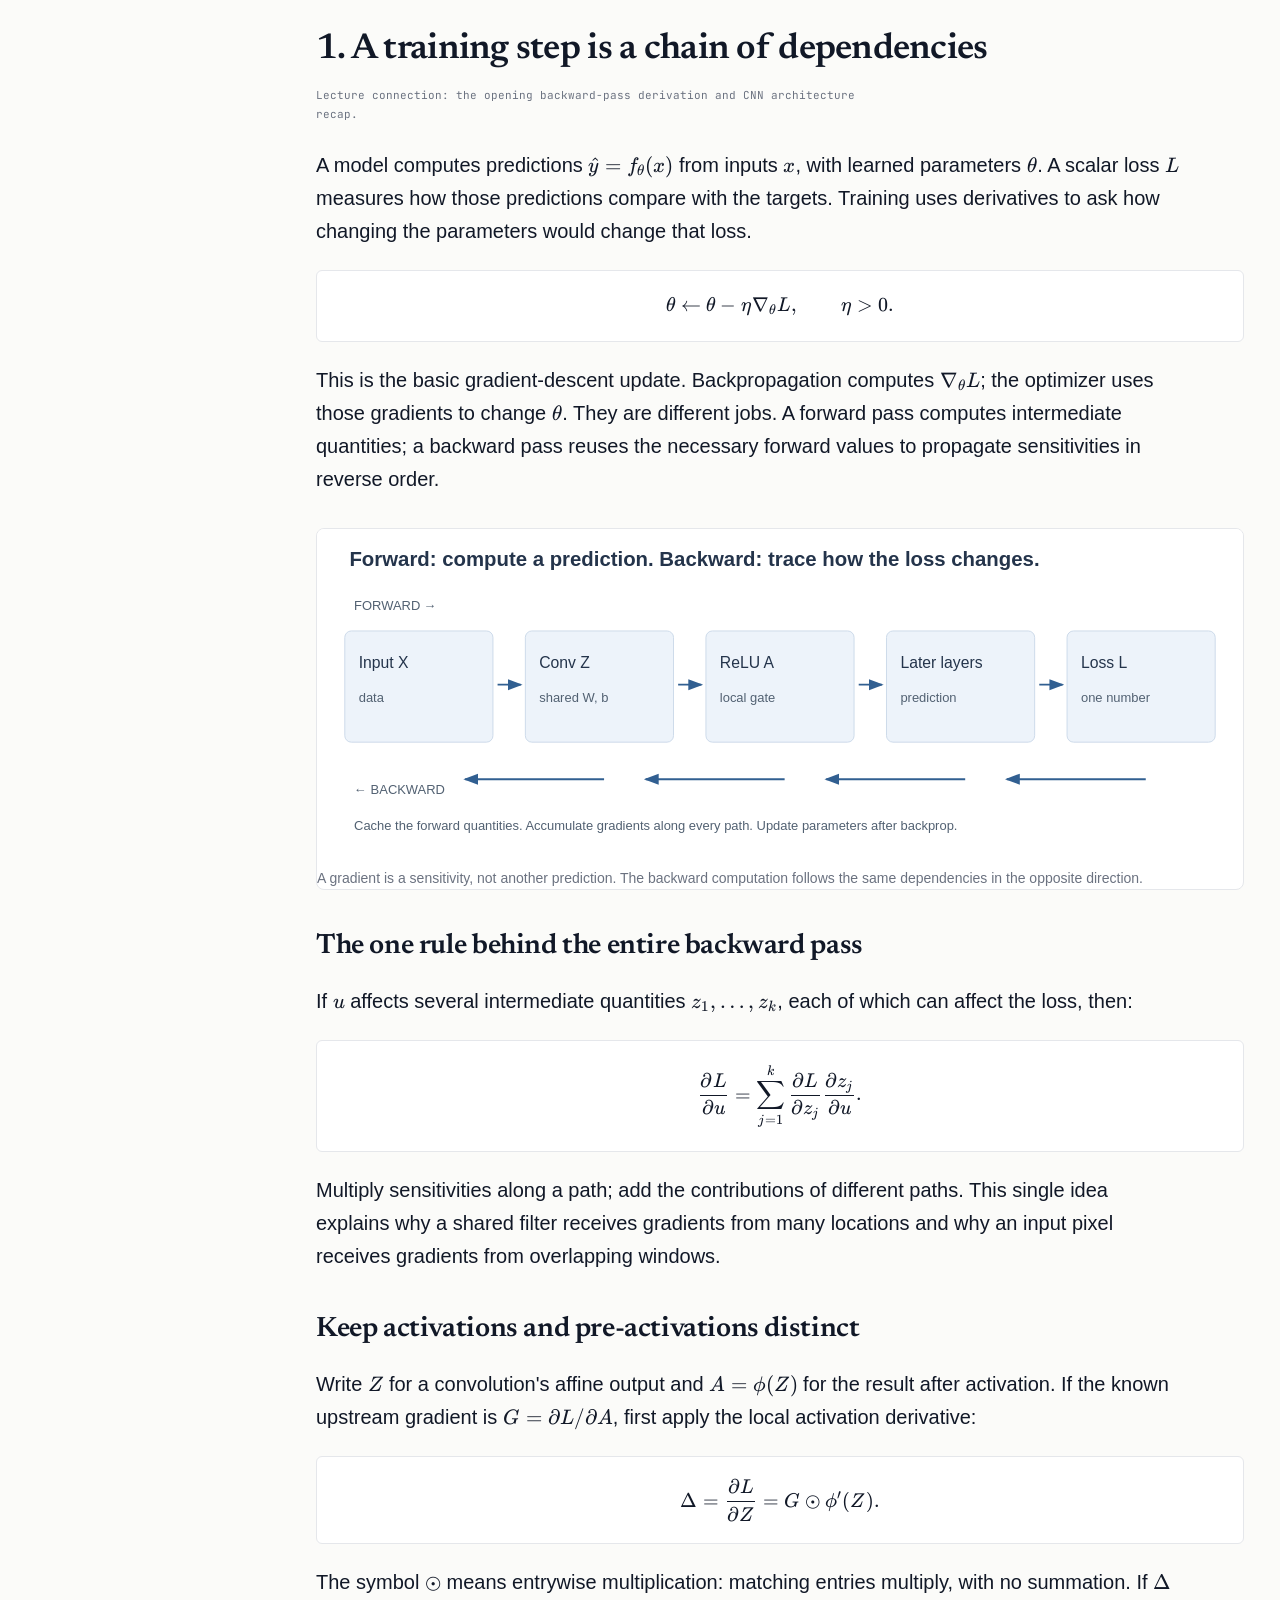
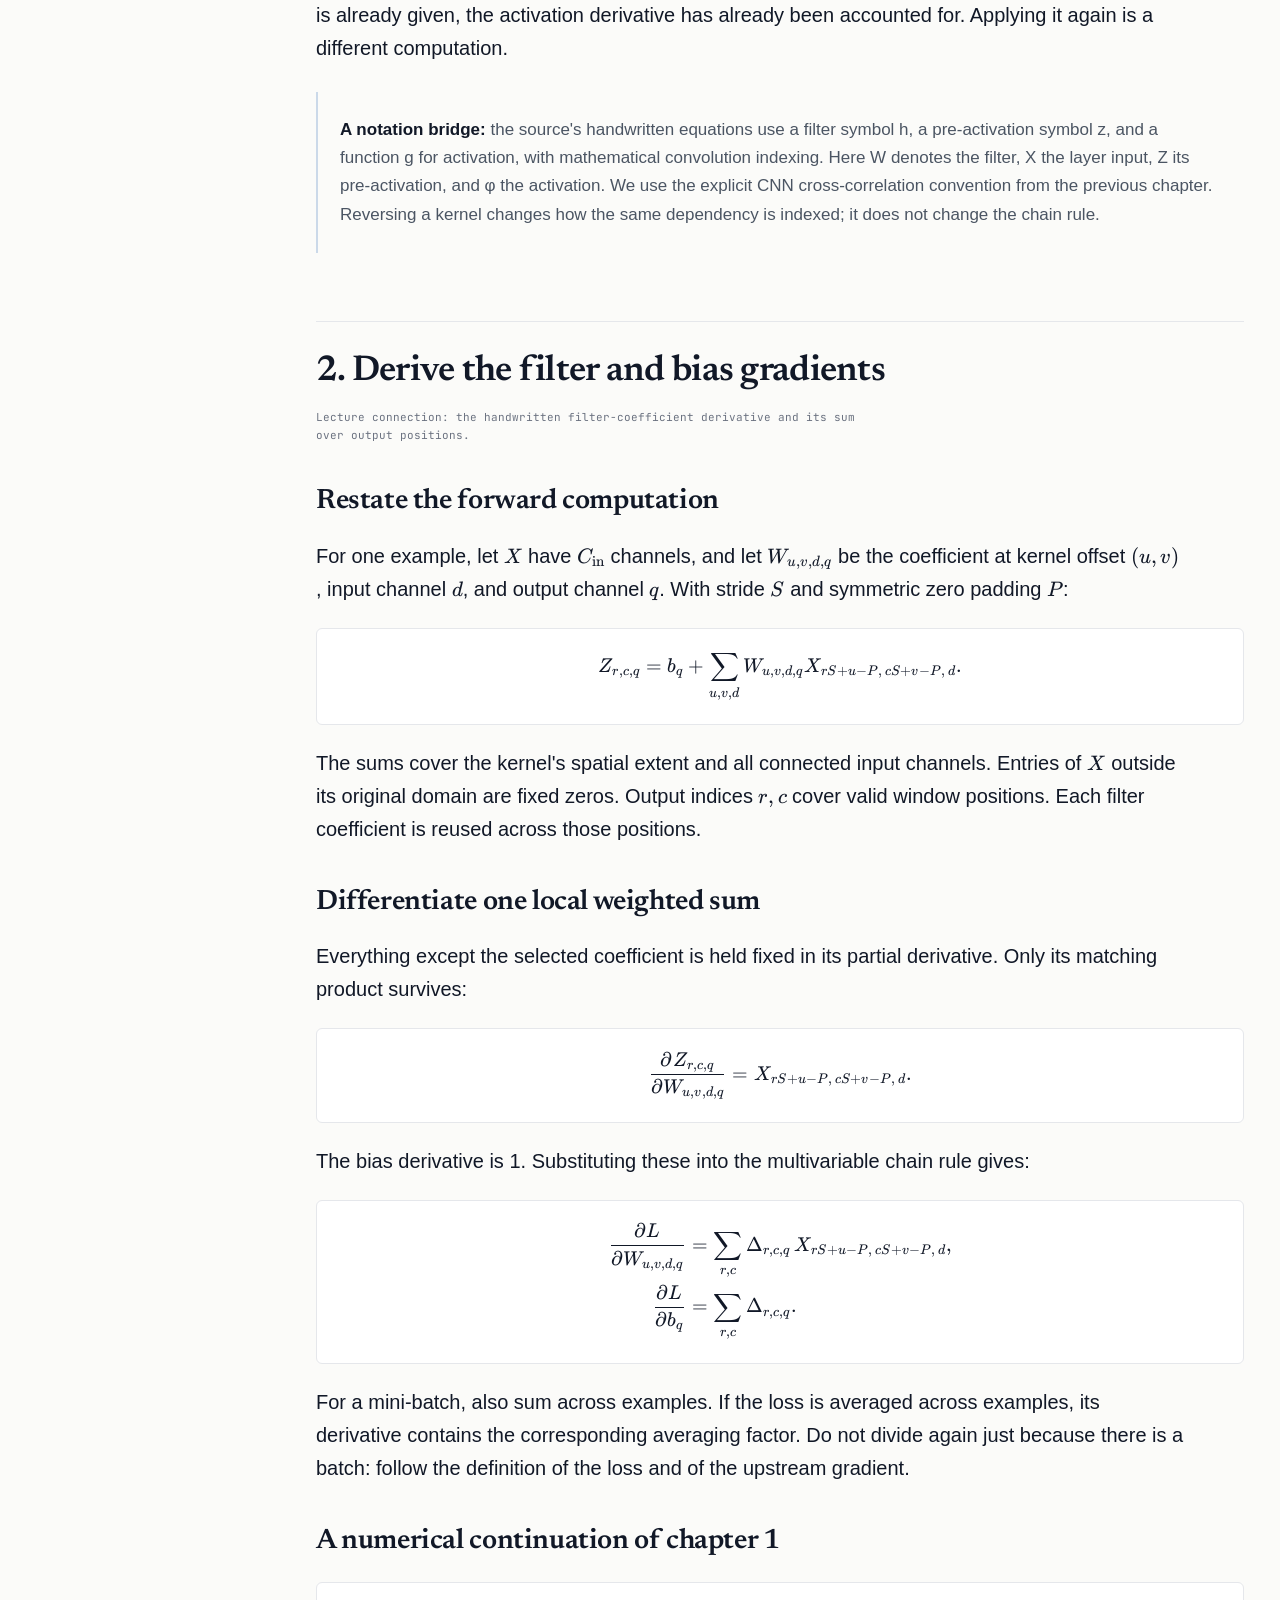
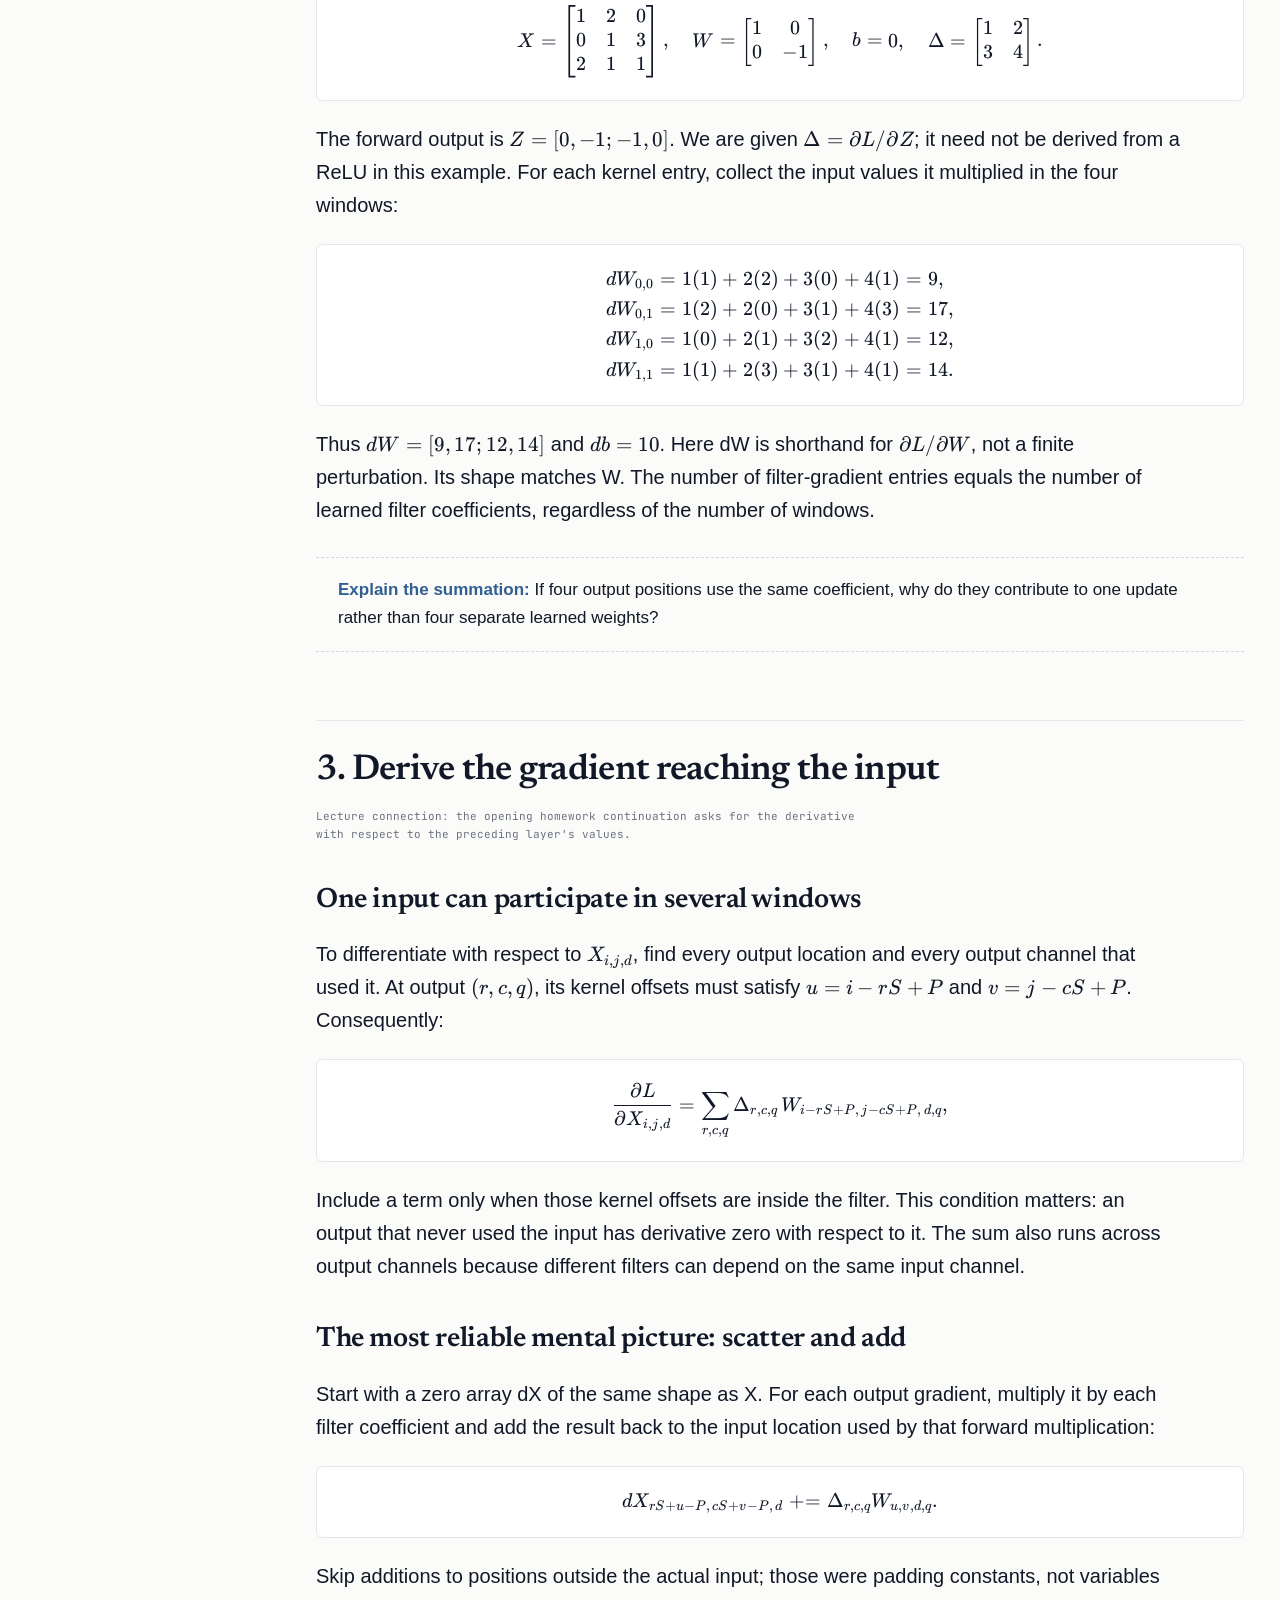
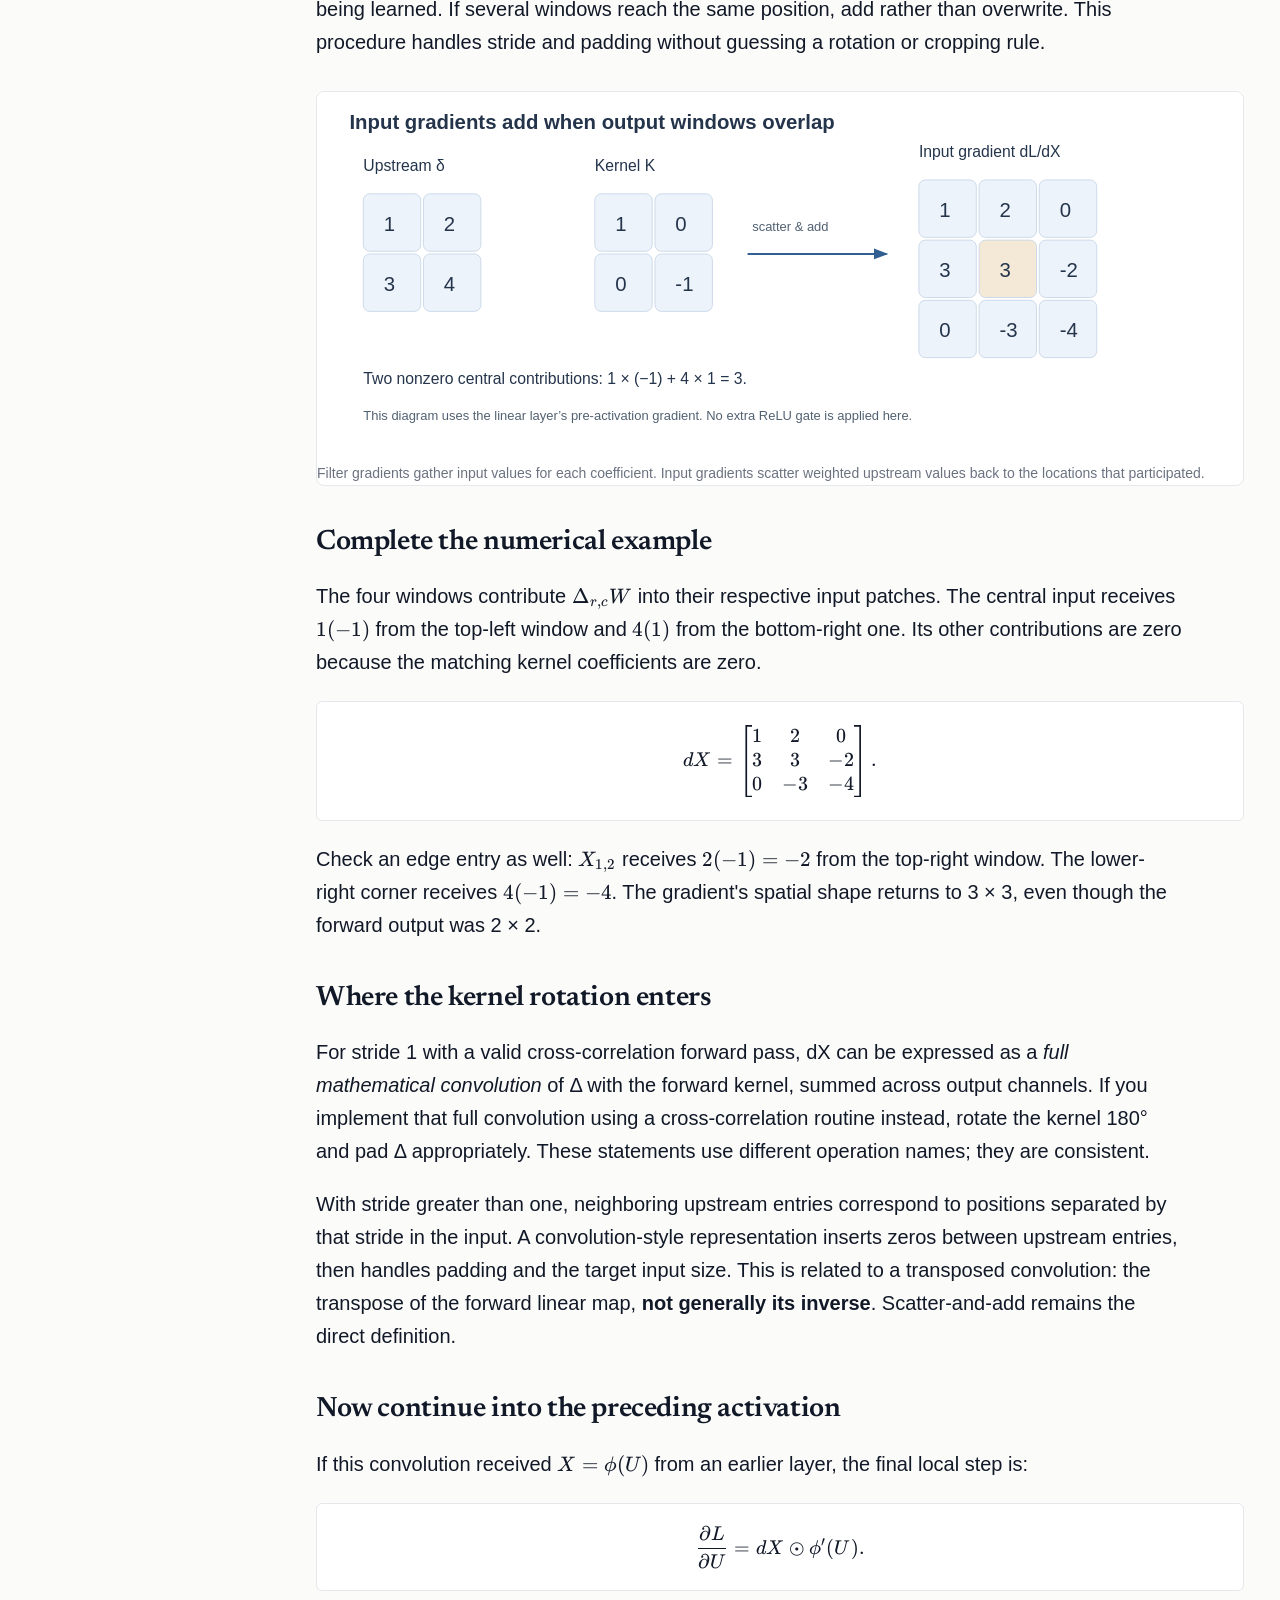
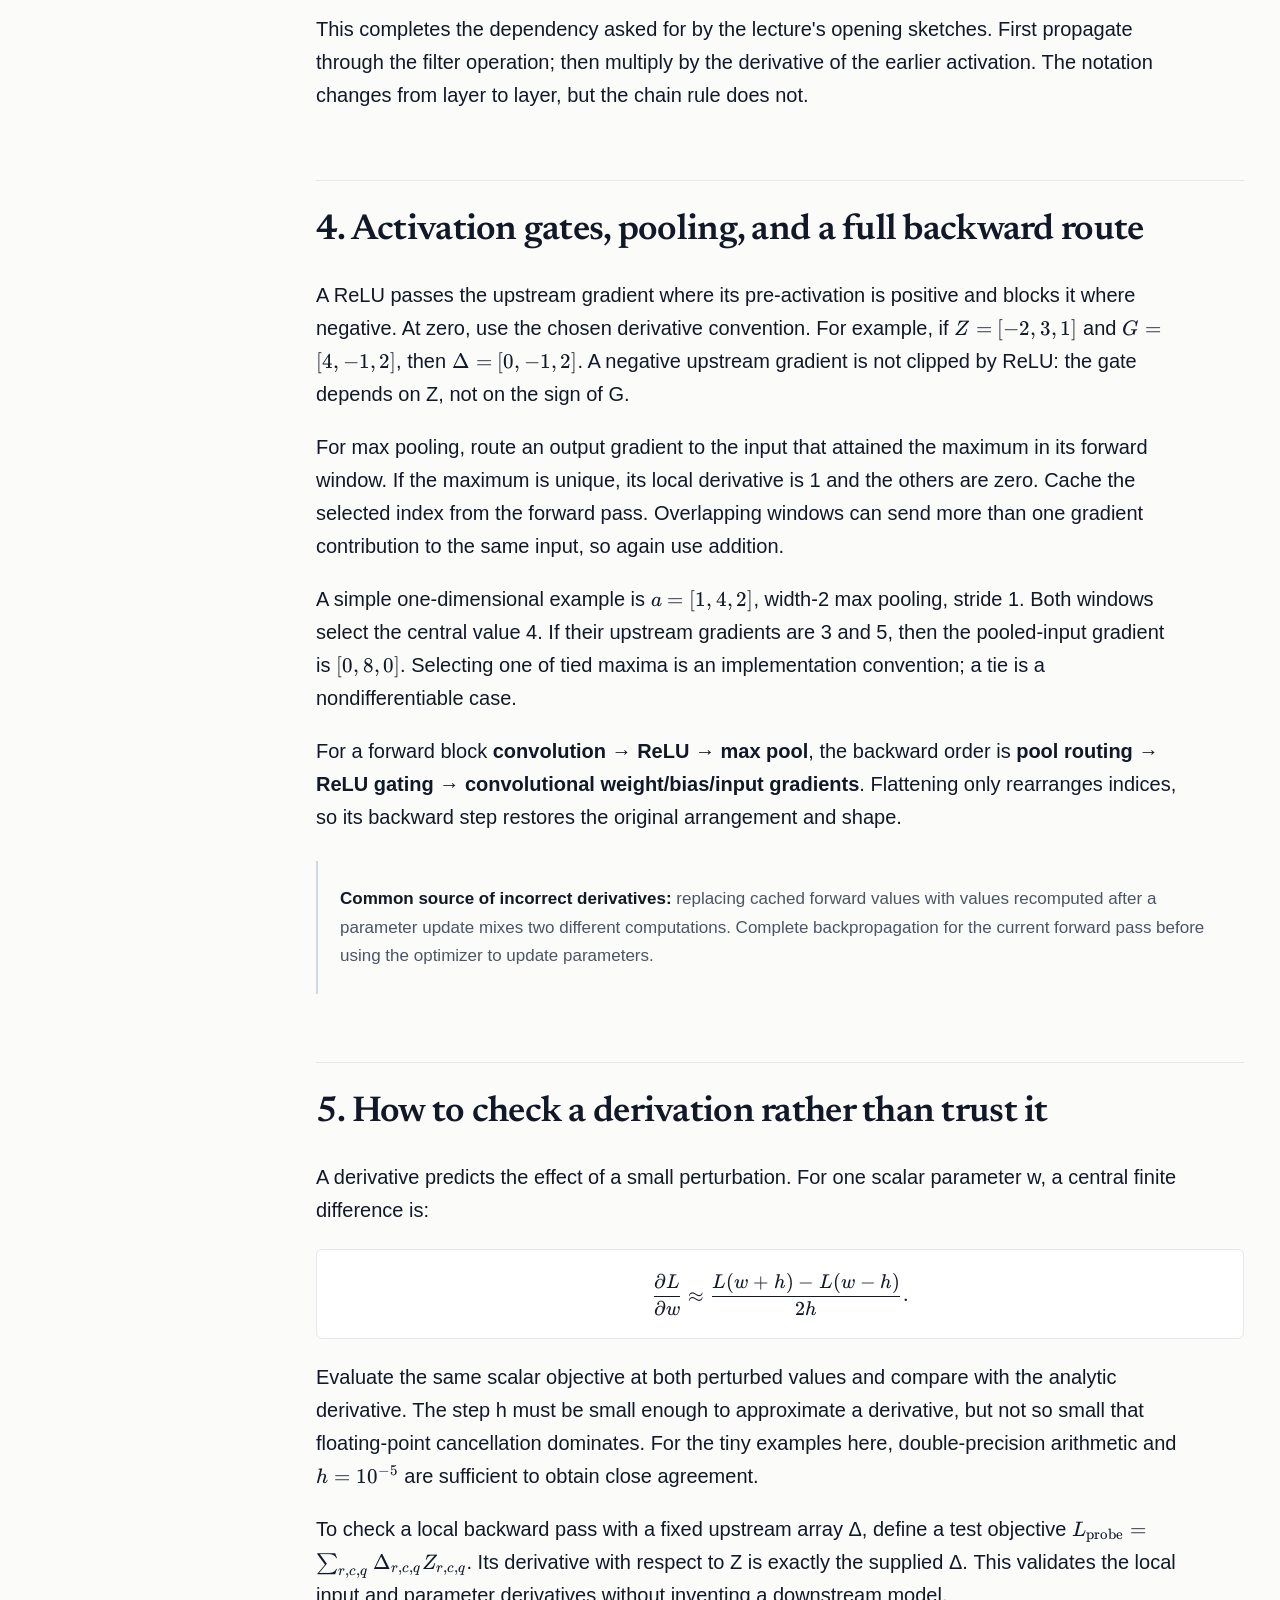
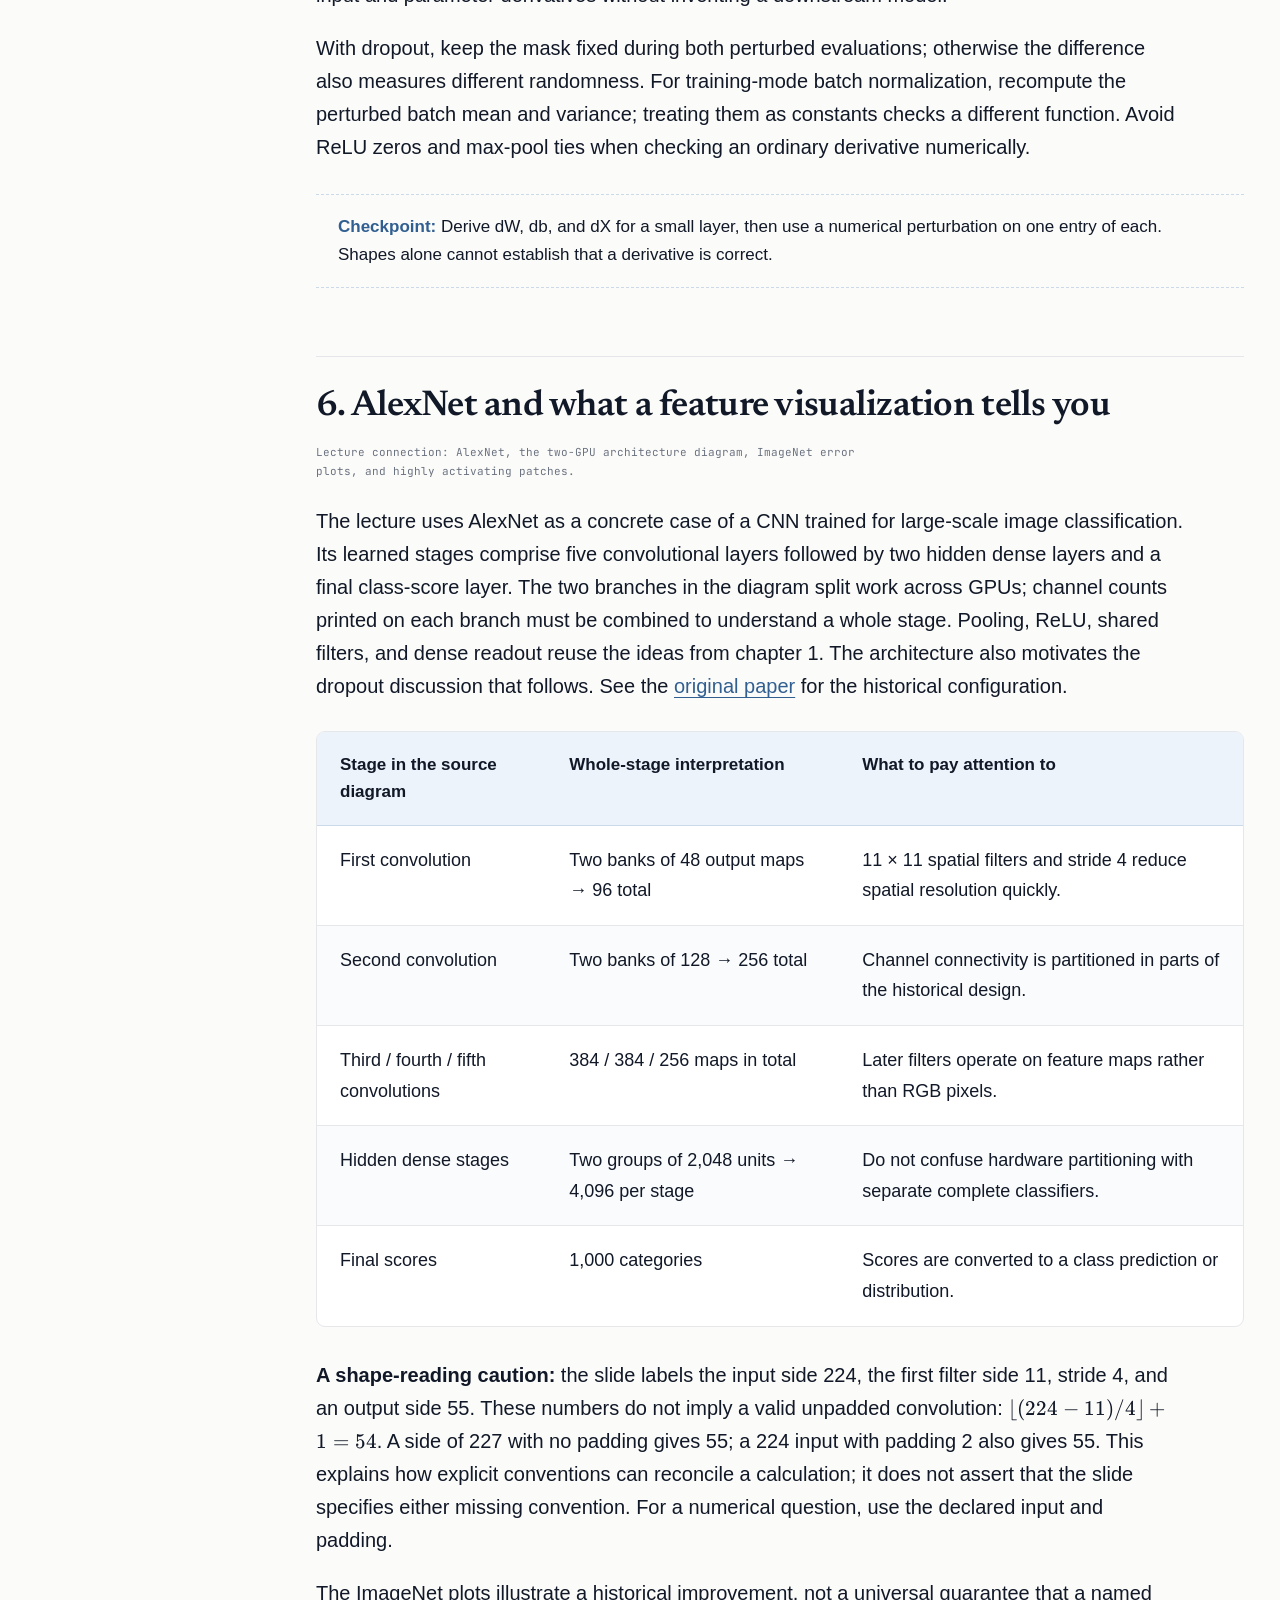
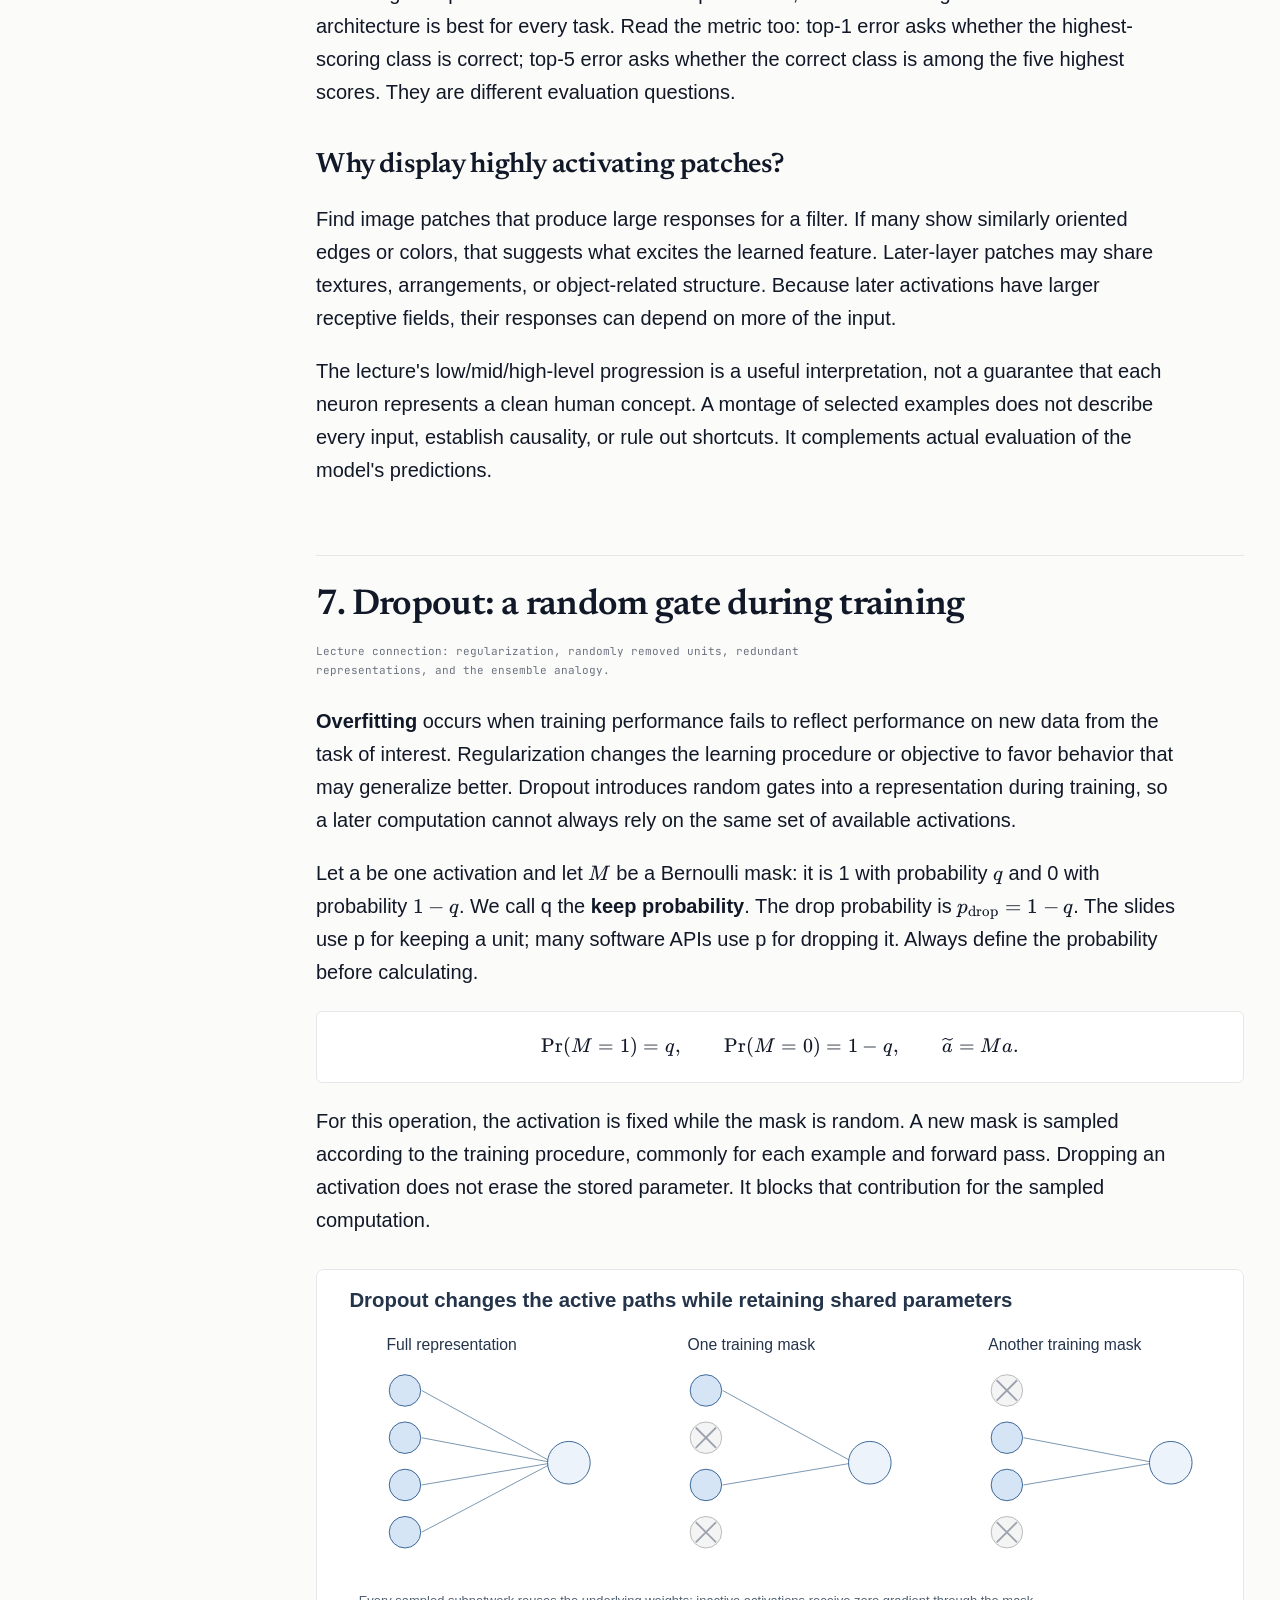
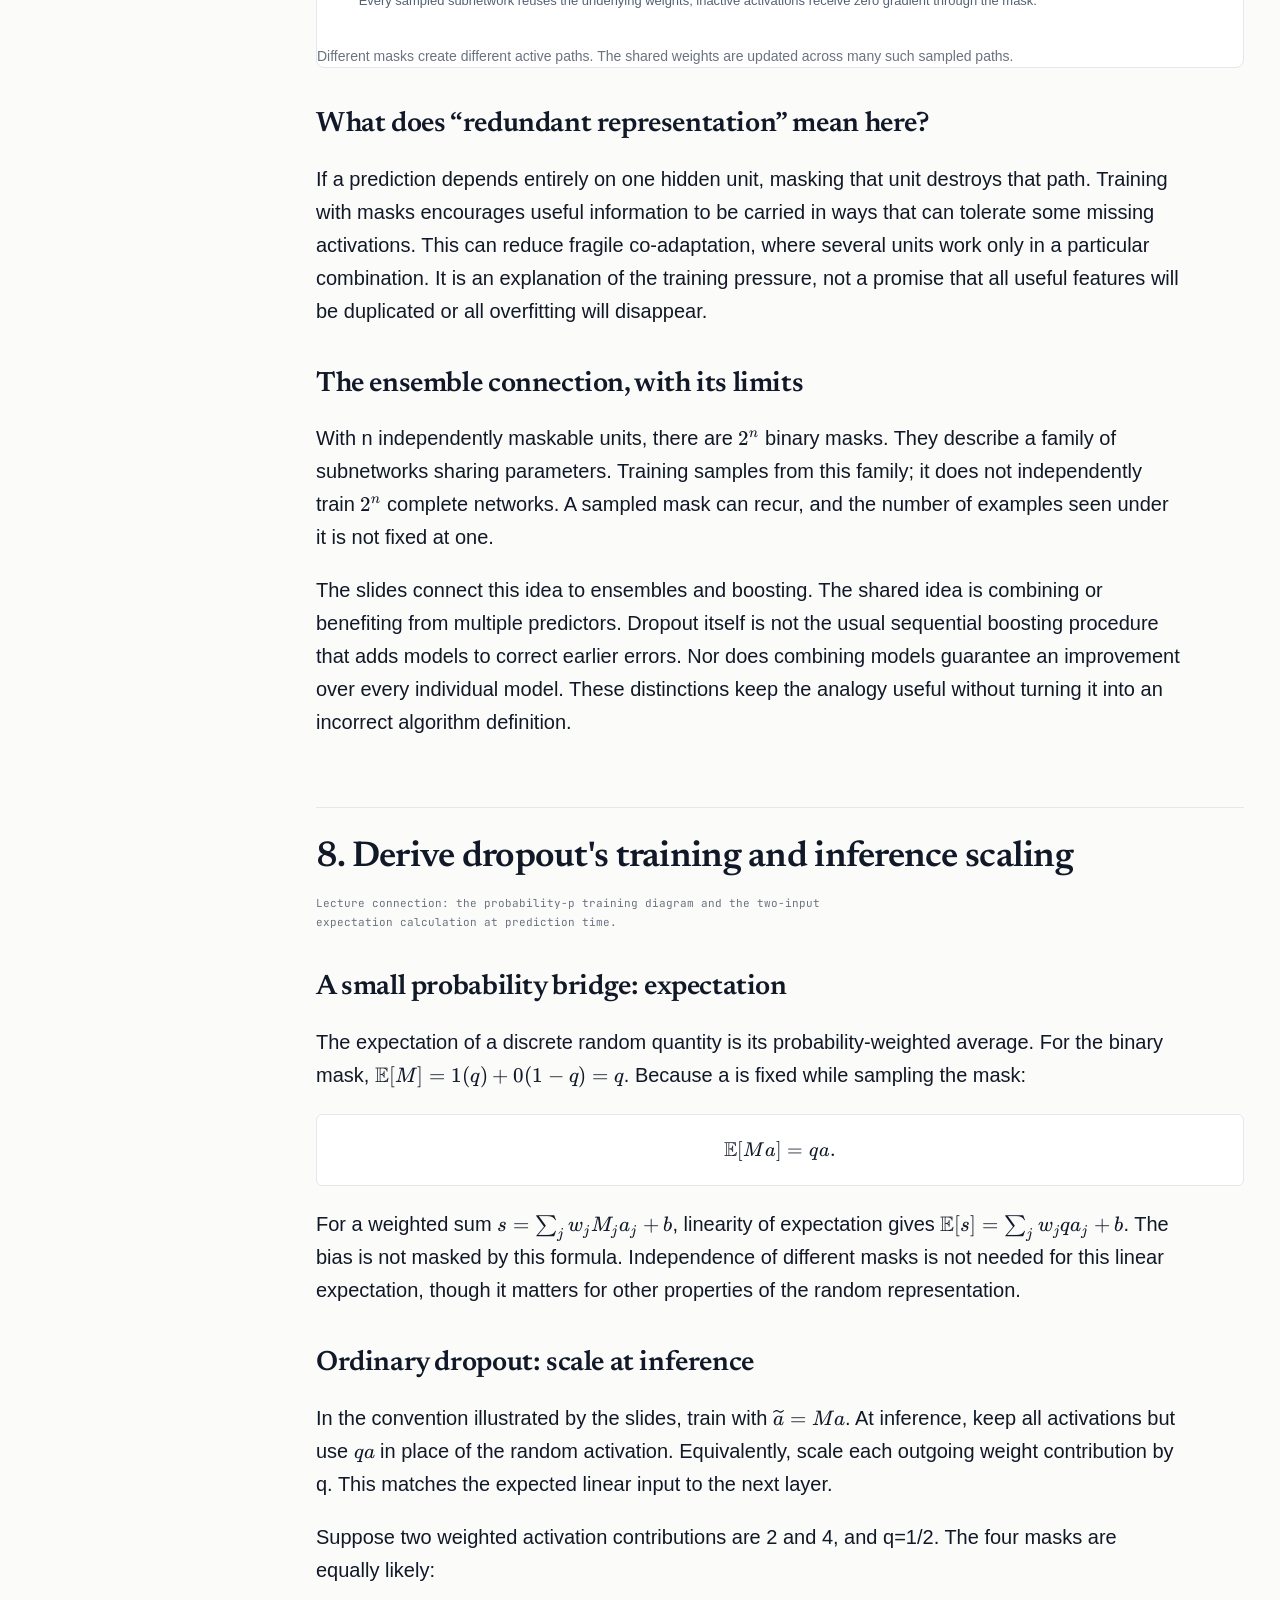
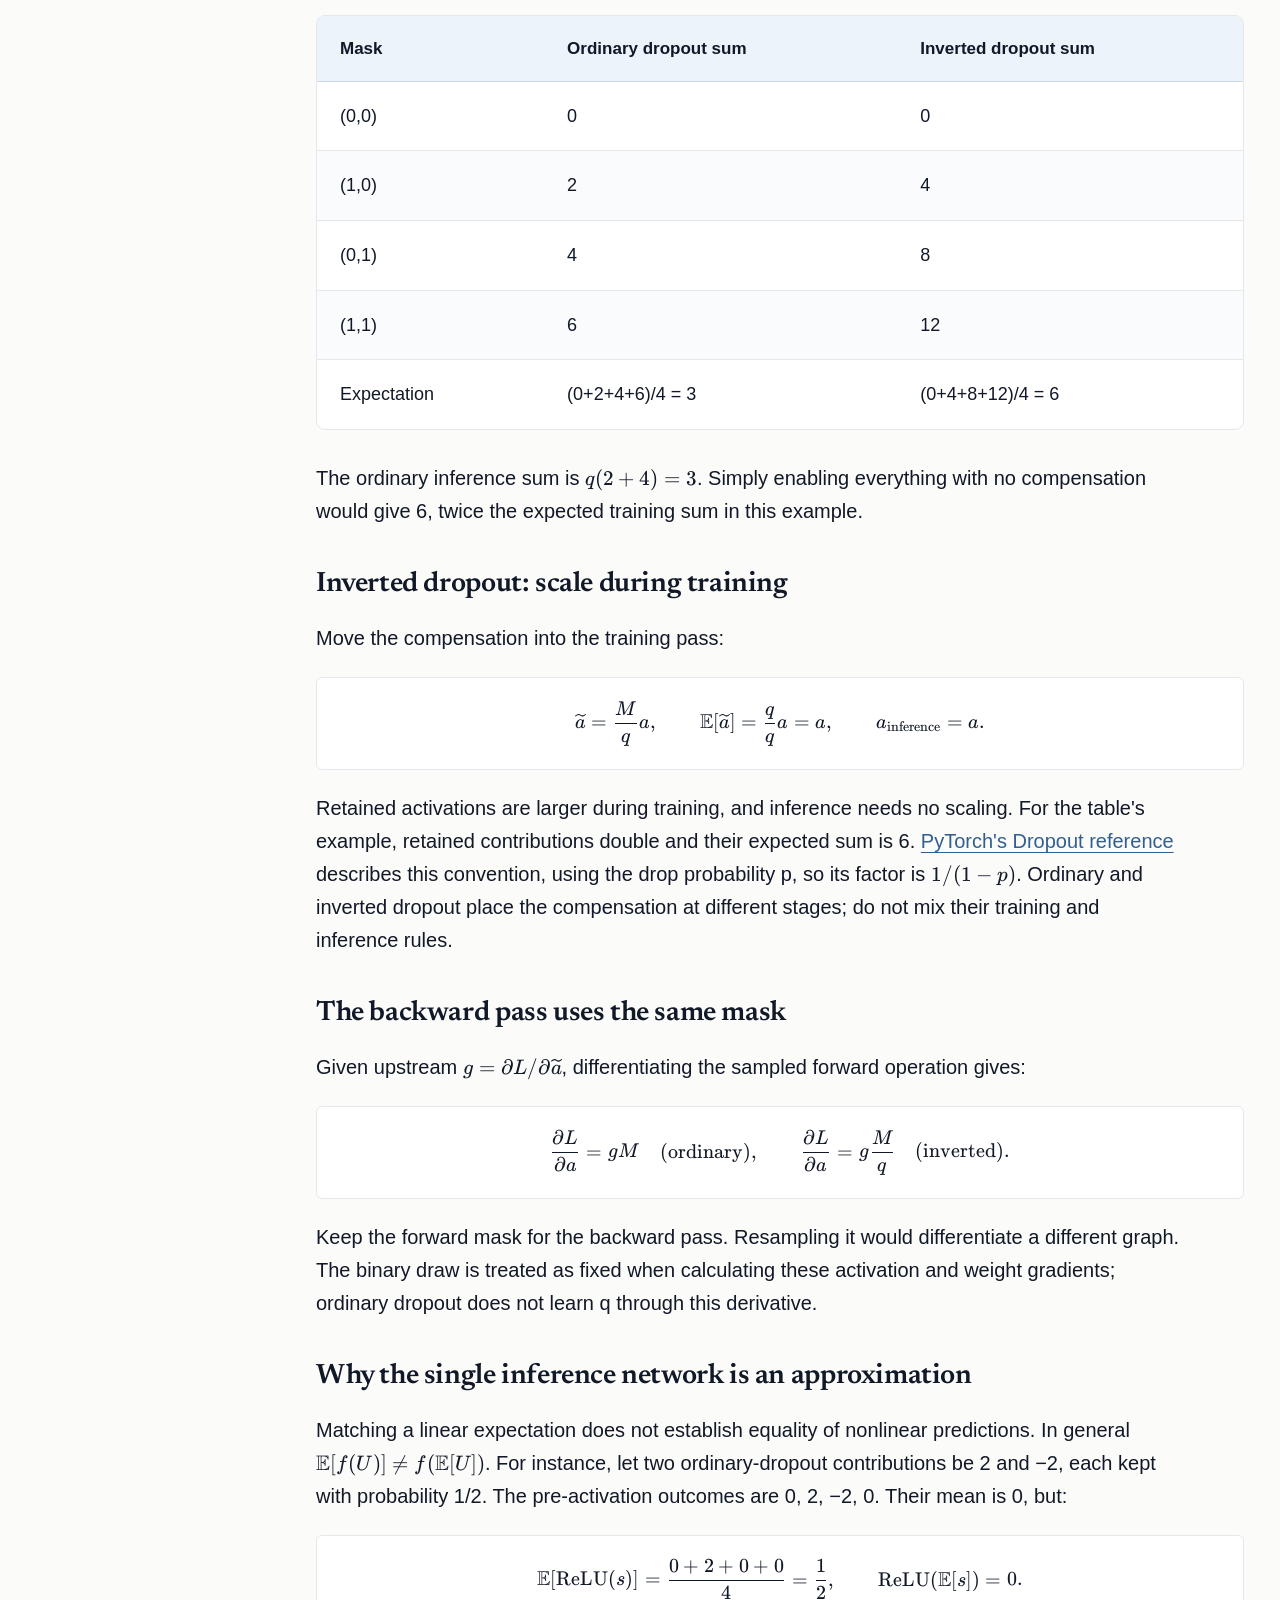
<file: writing/cnn-training.html>
<!doctype html>
<html lang="en" data-accent="blue"><head><meta charset="utf-8"><meta name="viewport" content="width=device-width,initial-scale=1">
<title>Training convolutional networks — Abhinav Gupta</title><meta name="description" content="CNN training explained from foundations: convolutional backpropagation, AlexNet, dropout scaling, batch normalization, worked derivations, interactive tools, and practice."><link rel="canonical" href="https://rgabhi.github.io/writing/cnn-training.html"><meta property="og:type" content="article"><meta property="og:title" content="Training convolutional networks — Abhinav Gupta"><meta property="og:description" content="CNN training explained from foundations: convolutional backpropagation, AlexNet, dropout scaling, batch normalization, worked derivations, interactive tools, and practice."><meta property="og:url" content="https://rgabhi.github.io/writing/cnn-training.html"><meta name="twitter:card" content="summary"><link rel="icon" href="../assets/portrait.jpg">
<script>try{document.documentElement.dataset.accent=localStorage.getItem('learning-guide-accent')==='orange'?'orange':'blue'}catch{}</script><link rel="stylesheet" href="assets/fonts/fonts.css"><link rel="stylesheet" href="assets/article-notes.css"><link rel="stylesheet" href="assets/ml-notes.css"><link rel="stylesheet" href="assets/vendor/katex/katex.min.css"><script defer src="assets/vendor/katex/katex.min.js"></script><script defer src="assets/vendor/katex/contrib/auto-render.min.js"></script><script defer src="assets/article-guide.js"></script><script defer src="assets/ml-notes.js"></script><script defer src="assets/ml-training.js"></script></head><body>
<a class="skip-link" href="#article">Skip to notes</a>
<header class="topbar"><a class="brand" href="../index.html">Abhinav Gupta<span class="brand-dot">.</span></a><div class="header-tools"><nav class="links" aria-label="Article links"><a href="../index.html#writing">Writing</a><a href="machine-learning.html">ML notes</a><a href="#references">Sources</a></nav><div class="palette-toggle" role="group" aria-label="Article colour palette"><button type="button" data-accent-option="blue" aria-pressed="true" aria-label="Blue palette" title="Blue palette"><span class="palette-dot blue" aria-hidden="true"></span></button><button type="button" data-accent-option="orange" aria-pressed="false" aria-label="Orange palette" title="Orange palette"><span class="palette-dot orange" aria-hidden="true"></span></button></div></div></header><div class="progress" aria-hidden="true"></div>
<div class="layout"><aside class="rail" aria-label="Article navigation"><div class="eyebrow">On this page</div><nav><a href="#training"><span>01</span>The training computation</a><a href="#filter-gradients"><span>02</span>Filter &amp; bias gradients</a><a href="#input-gradients"><span>03</span>Input gradients</a><a href="#gates"><span>04</span>Gates &amp; pooling</a><a href="#gradient-checks"><span>05</span>Check a derivative</a><a href="#alexnet"><span>06</span>AlexNet &amp; features</a><a href="#dropout"><span>07</span>Random training gates</a><a href="#dropout-scaling"><span>08</span>Derive dropout scaling</a><a href="#dropout-lab"><span>09</span>Dropout workbench</a><a href="#normalization"><span>10</span>Normalization foundations</a><a href="#batchnorm-forward"><span>11</span>BN forward &amp; axes</a><a href="#batchnorm-inference"><span>12</span>Training vs inference</a><a href="#batchnorm-backward"><span>13</span>BN backward derivation</a><a href="#practice"><span>14</span>Fourteen practice problems</a><a href="#interviews"><span>15</span>Interview explanations</a><a href="#revision"><span>16</span>Revision &amp; checklist</a><a href="#references"><span>17</span>Sources &amp; connections</a></nav><div class="note">Understand the idea.<br>Work through the calculation.<br>Explain it without looking.</div></aside><main id="article"><p class="breadcrumb"><a href="../index.html#writing">Writing</a> / <a href="machine-learning.html">Machine learning notes</a> / CNN training</p>
<div class="eyebrow hero-kicker">Machine learning notes · 02</div>
<h1>Training<br>convolutional networks</h1>
<p class="chapter-deck">Follow a loss backward through shared filters. Then understand how dropout changes the training problem and how batch normalization becomes part of the network itself.</p>
<div class="chapter-meta">Abhinav Gupta · Updated 26 October 2026 · Derivations, examples &amp; practice</div>
<div class="chapter-tools"><a href="#learning-goals">Start learning</a><a href="#practice">Practice</a><a href="#revision">Quick revision</a><button type="button" data-toggle-solutions>Reveal solutions</button><button type="button" data-print>Print with solutions</button></div><a class="resume-link" data-resume hidden></a>
<p>In the <a href="cnn-foundations.html">first chapter</a>, a convolutional layer was a reusable local computation. Training asks a different question: if its prediction is wrong, how should each shared coefficient change? The answer comes from tracing the effect of each quantity on a scalar loss, collecting every path along which it is used.</p>
<p>This chapter completes that backward argument, interprets the lecture's AlexNet and feature-visualization examples, and develops dropout and batch normalization from their basic definitions. We will explain expectation, variance, and the chain rule exactly where they become useful. The following lecture starts a broader probability and statistics sequence, so we close the CNN unit here.</p>
<div class="learning-goals" id="learning-goals"><p><strong>What you should be able to do afterward</strong></p><ul><li>Derive gradients for convolutional weights, biases, and inputs, including overlap, channels, stride, and padding.</li><li>Apply activation gates and pooling backward without double-counting derivatives.</li><li>Explain AlexNet's architectural structure and what feature visualizations show.</li><li>Derive ordinary and inverted dropout scaling, its mask gradient, and the limits of the ensemble interpretation.</li><li>Calculate batch normalization, distinguish training from inference, and explain its parameters, statistics, and backward pass.</li></ul></div>
<p><strong>Reading route:</strong> sections 1–5 finish backpropagation; section 6 interprets the architecture examples; 7–9 develop dropout; 10–13 develop normalization. Practice, interview explanations, and revision follow. The full batch-normalization backward derivation is a marked extension beyond the slides' forward algorithm.</p>
<details class="mobile-contents"><summary>Contents · choose a section</summary><nav aria-label="Chapter contents"><ul><li><a href="#training">01 · The training computation</a></li><li><a href="#filter-gradients">02 · Filter &amp; bias gradients</a></li><li><a href="#input-gradients">03 · Input gradients</a></li><li><a href="#gates">04 · Gates &amp; pooling</a></li><li><a href="#gradient-checks">05 · Check a derivative</a></li><li><a href="#alexnet">06 · AlexNet &amp; features</a></li><li><a href="#dropout">07 · Random training gates</a></li><li><a href="#dropout-scaling">08 · Derive dropout scaling</a></li><li><a href="#dropout-lab">09 · Dropout workbench</a></li><li><a href="#normalization">10 · Normalization foundations</a></li><li><a href="#batchnorm-forward">11 · BN forward &amp; axes</a></li><li><a href="#batchnorm-inference">12 · Training vs inference</a></li><li><a href="#batchnorm-backward">13 · BN backward derivation</a></li><li><a href="#practice">14 · Fourteen practice problems</a></li><li><a href="#interviews">15 · Interview explanations</a></li><li><a href="#revision">16 · Revision &amp; checklist</a></li><li><a href="#references">17 · Sources &amp; connections</a></li></ul></nav></details>

<h2 id="training">1. A training step is a chain of dependencies</h2>
<p class="section-source">Lecture connection: the opening backward-pass derivation and CNN architecture recap.</p>
<p>A model computes predictions \(\hat y=f_\theta(x)\) from inputs \(x\), with learned parameters \(\theta\). A scalar loss \(L\) measures how those predictions compare with the targets. Training uses derivatives to ask how changing the parameters would change that loss.</p>
<div class="math-block">\[\theta\leftarrow\theta-\eta\nabla_\theta L,\qquad \eta>0.\]</div>
<p>This is the basic gradient-descent update. Backpropagation computes \(\nabla_\theta L\); the optimizer uses those gradients to change \(\theta\). They are different jobs. A forward pass computes intermediate quantities; a backward pass reuses the necessary forward values to propagate sensitivities in reverse order.</p>
<figure class="figure-frame"><a href="assets/ml-notes/training-flow.svg" target="_blank" rel="noopener" aria-label="Open training-flow diagram at full size"><img src="assets/ml-notes/training-flow.svg" width="1000" height="355" alt="A forward chain from input through convolution, activation, and later layers to a loss, with backward arrows in reverse order."></a><figcaption>A gradient is a sensitivity, not another prediction. The backward computation follows the same dependencies in the opposite direction.</figcaption></figure>
<h3>The one rule behind the entire backward pass</h3>
<p>If \(u\) affects several intermediate quantities \(z_1,\ldots,z_k\), each of which can affect the loss, then:</p>
<div class="math-block">\[\frac{\partial L}{\partial u}=\sum_{j=1}^k\frac{\partial L}{\partial z_j}\frac{\partial z_j}{\partial u}.\]</div>
<p>Multiply sensitivities along a path; add the contributions of different paths. This single idea explains why a shared filter receives gradients from many locations and why an input pixel receives gradients from overlapping windows.</p>
<h3>Keep activations and pre-activations distinct</h3>
<p>Write \(Z\) for a convolution's affine output and \(A=\phi(Z)\) for the result after activation. If the known upstream gradient is \(G=\partial L/\partial A\), first apply the local activation derivative:</p>
<div class="math-block">\[\Delta=\frac{\partial L}{\partial Z}=G\odot\phi'(Z).\]</div>
<p>The symbol \(\odot\) means entrywise multiplication: matching entries multiply, with no summation. If \(\Delta\) is already given, the activation derivative has already been accounted for. Applying it again is a different computation.</p>
<div class="aside-note"><p><strong>A notation bridge:</strong> the source's handwritten equations use a filter symbol h, a pre-activation symbol z, and a function g for activation, with mathematical convolution indexing. Here W denotes the filter, X the layer input, Z its pre-activation, and φ the activation. We use the explicit CNN cross-correlation convention from the previous chapter. Reversing a kernel changes how the same dependency is indexed; it does not change the chain rule.</p></div>

<h2 id="filter-gradients">2. Derive the filter and bias gradients</h2>
<p class="section-source">Lecture connection: the handwritten filter-coefficient derivative and its sum over output positions.</p>
<h3>Restate the forward computation</h3>
<p>For one example, let \(X\) have \(C_{\mathrm{in}}\) channels, and let \(W_{u,v,d,q}\) be the coefficient at kernel offset \((u,v)\), input channel \(d\), and output channel \(q\). With stride \(S\) and symmetric zero padding \(P\):</p>
<div class="math-block">\[Z_{r,c,q}=b_q+\sum_{u,v,d}W_{u,v,d,q}X_{rS+u-P,\,cS+v-P,\,d}.\]</div>
<p>The sums cover the kernel's spatial extent and all connected input channels. Entries of \(X\) outside its original domain are fixed zeros. Output indices \(r,c\) cover valid window positions. Each filter coefficient is reused across those positions.</p>
<h3>Differentiate one local weighted sum</h3>
<p>Everything except the selected coefficient is held fixed in its partial derivative. Only its matching product survives:</p>
<div class="math-block">\[\frac{\partial Z_{r,c,q}}{\partial W_{u,v,d,q}}=X_{rS+u-P,\,cS+v-P,\,d}.\]</div>
<p>The bias derivative is 1. Substituting these into the multivariable chain rule gives:</p>
<div class="math-block">\[\begin{aligned}\frac{\partial L}{\partial W_{u,v,d,q}}&=\sum_{r,c}\Delta_{r,c,q}\,X_{rS+u-P,\,cS+v-P,\,d},\\\frac{\partial L}{\partial b_q}&=\sum_{r,c}\Delta_{r,c,q}.\end{aligned}\]</div>
<p>For a mini-batch, also sum across examples. If the loss is averaged across examples, its derivative contains the corresponding averaging factor. Do not divide again just because there is a batch: follow the definition of the loss and of the upstream gradient.</p>
<h3>A numerical continuation of chapter 1</h3>
<div class="math-block">\[X=\begin{bmatrix}1&2&0\\0&1&3\\2&1&1\end{bmatrix},\quad W=\begin{bmatrix}1&0\\0&-1\end{bmatrix},\quad b=0,\quad\Delta=\begin{bmatrix}1&2\\3&4\end{bmatrix}.\]</div>
<p>The forward output is \(Z=[0,-1;-1,0]\). We are given \(\Delta=\partial L/\partial Z\); it need not be derived from a ReLU in this example. For each kernel entry, collect the input values it multiplied in the four windows:</p>
<div class="math-block">\[\begin{aligned}dW_{0,0}&=1(1)+2(2)+3(0)+4(1)=9,\\dW_{0,1}&=1(2)+2(0)+3(1)+4(3)=17,\\dW_{1,0}&=1(0)+2(1)+3(2)+4(1)=12,\\dW_{1,1}&=1(1)+2(3)+3(1)+4(1)=14.\end{aligned}\]</div>
<p>Thus \(dW=[9,17;12,14]\) and \(db=10\). Here dW is shorthand for \(\partial L/\partial W\), not a finite perturbation. Its shape matches W. The number of filter-gradient entries equals the number of learned filter coefficients, regardless of the number of windows.</p>
<div class="stop-point"><strong>Explain the summation:</strong> If four output positions use the same coefficient, why do they contribute to one update rather than four separate learned weights?</div>

<h2 id="input-gradients">3. Derive the gradient reaching the input</h2>
<p class="section-source">Lecture connection: the opening homework continuation asks for the derivative with respect to the preceding layer's values.</p>
<h3>One input can participate in several windows</h3>
<p>To differentiate with respect to \(X_{i,j,d}\), find every output location and every output channel that used it. At output \((r,c,q)\), its kernel offsets must satisfy \(u=i-rS+P\) and \(v=j-cS+P\). Consequently:</p>
<div class="math-block">\[\frac{\partial L}{\partial X_{i,j,d}}=\sum_{r,c,q}\Delta_{r,c,q}\,W_{i-rS+P,\,j-cS+P,\,d,q},\]</div>
<p>Include a term only when those kernel offsets are inside the filter. This condition matters: an output that never used the input has derivative zero with respect to it. The sum also runs across output channels because different filters can depend on the same input channel.</p>
<h3>The most reliable mental picture: scatter and add</h3>
<p>Start with a zero array dX of the same shape as X. For each output gradient, multiply it by each filter coefficient and add the result back to the input location used by that forward multiplication:</p>
<div class="math-block">\[dX_{rS+u-P,\,cS+v-P,\,d}\mathrel{+}=\Delta_{r,c,q}W_{u,v,d,q}.\]</div>
<p>Skip additions to positions outside the actual input; those were padding constants, not variables being learned. If several windows reach the same position, add rather than overwrite. This procedure handles stride and padding without guessing a rotation or cropping rule.</p>
<figure class="figure-frame"><a href="assets/ml-notes/gradient-scatter.svg" target="_blank" rel="noopener" aria-label="Open gradient-scatter diagram at full size"><img src="assets/ml-notes/gradient-scatter.svg" width="1000" height="390" loading="lazy" alt="A two by two upstream gradient and kernel produce a three by three input gradient, with overlapping contributions added at the center."></a><figcaption>Filter gradients gather input values for each coefficient. Input gradients scatter weighted upstream values back to the locations that participated.</figcaption></figure>
<h3>Complete the numerical example</h3>
<p>The four windows contribute \(\Delta_{r,c}W\) into their respective input patches. The central input receives \(1(-1)\) from the top-left window and \(4(1)\) from the bottom-right one. Its other contributions are zero because the matching kernel coefficients are zero.</p>
<div class="math-block">\[dX=\begin{bmatrix}1&2&0\\3&3&-2\\0&-3&-4\end{bmatrix}.\]</div>
<p>Check an edge entry as well: \(X_{1,2}\) receives \(2(-1)=-2\) from the top-right window. The lower-right corner receives \(4(-1)=-4\). The gradient's spatial shape returns to 3 × 3, even though the forward output was 2 × 2.</p>
<h3>Where the kernel rotation enters</h3>
<p>For stride 1 with a valid cross-correlation forward pass, dX can be expressed as a <em>full mathematical convolution</em> of Δ with the forward kernel, summed across output channels. If you implement that full convolution using a cross-correlation routine instead, rotate the kernel 180° and pad Δ appropriately. These statements use different operation names; they are consistent.</p>
<p>With stride greater than one, neighboring upstream entries correspond to positions separated by that stride in the input. A convolution-style representation inserts zeros between upstream entries, then handles padding and the target input size. This is related to a transposed convolution: the transpose of the forward linear map, <strong>not generally its inverse</strong>. Scatter-and-add remains the direct definition.</p>
<h3>Now continue into the preceding activation</h3>
<p>If this convolution received \(X=\phi(U)\) from an earlier layer, the final local step is:</p>
<div class="math-block">\[\frac{\partial L}{\partial U}=dX\odot\phi'(U).\]</div>
<p>This completes the dependency asked for by the lecture's opening sketches. First propagate through the filter operation; then multiply by the derivative of the earlier activation. The notation changes from layer to layer, but the chain rule does not.</p>

<h2 id="gates">4. Activation gates, pooling, and a full backward route</h2>
<p>A ReLU passes the upstream gradient where its pre-activation is positive and blocks it where negative. At zero, use the chosen derivative convention. For example, if \(Z=[-2,3,1]\) and \(G=[4,-1,2]\), then \(\Delta=[0,-1,2]\). A negative upstream gradient is not clipped by ReLU: the gate depends on Z, not on the sign of G.</p>
<p>For max pooling, route an output gradient to the input that attained the maximum in its forward window. If the maximum is unique, its local derivative is 1 and the others are zero. Cache the selected index from the forward pass. Overlapping windows can send more than one gradient contribution to the same input, so again use addition.</p>
<p>A simple one-dimensional example is \(a=[1,4,2]\), width-2 max pooling, stride 1. Both windows select the central value 4. If their upstream gradients are 3 and 5, then the pooled-input gradient is \([0,8,0]\). Selecting one of tied maxima is an implementation convention; a tie is a nondifferentiable case.</p>
<p>For a forward block <strong>convolution → ReLU → max pool</strong>, the backward order is <strong>pool routing → ReLU gating → convolutional weight/bias/input gradients</strong>. Flattening only rearranges indices, so its backward step restores the original arrangement and shape.</p>
<div class="aside-note"><p><strong>Common source of incorrect derivatives:</strong> replacing cached forward values with values recomputed after a parameter update mixes two different computations. Complete backpropagation for the current forward pass before using the optimizer to update parameters.</p></div>

<h2 id="gradient-checks">5. How to check a derivation rather than trust it</h2>
<p>A derivative predicts the effect of a small perturbation. For one scalar parameter w, a central finite difference is:</p>
<div class="math-block">\[\frac{\partial L}{\partial w}\approx\frac{L(w+h)-L(w-h)}{2h}.\]</div>
<p>Evaluate the same scalar objective at both perturbed values and compare with the analytic derivative. The step h must be small enough to approximate a derivative, but not so small that floating-point cancellation dominates. For the tiny examples here, double-precision arithmetic and \(h=10^{-5}\) are sufficient to obtain close agreement.</p>
<p>To check a local backward pass with a fixed upstream array Δ, define a test objective \(L_{\mathrm{probe}}=\sum_{r,c,q}\Delta_{r,c,q}Z_{r,c,q}\). Its derivative with respect to Z is exactly the supplied Δ. This validates the local input and parameter derivatives without inventing a downstream model.</p>
<p>With dropout, keep the mask fixed during both perturbed evaluations; otherwise the difference also measures different randomness. For training-mode batch normalization, recompute the perturbed batch mean and variance; treating them as constants checks a different function. Avoid ReLU zeros and max-pool ties when checking an ordinary derivative numerically.</p>
<div class="stop-point"><strong>Checkpoint:</strong> Derive dW, db, and dX for a small layer, then use a numerical perturbation on one entry of each. Shapes alone cannot establish that a derivative is correct.</div>

<h2 id="alexnet">6. AlexNet and what a feature visualization tells you</h2>
<p class="section-source">Lecture connection: AlexNet, the two-GPU architecture diagram, ImageNet error plots, and highly activating patches.</p>
<p>The lecture uses AlexNet as a concrete case of a CNN trained for large-scale image classification. Its learned stages comprise five convolutional layers followed by two hidden dense layers and a final class-score layer. The two branches in the diagram split work across GPUs; channel counts printed on each branch must be combined to understand a whole stage. Pooling, ReLU, shared filters, and dense readout reuse the ideas from chapter 1. The architecture also motivates the dropout discussion that follows. See the <a href="https://papers.nips.cc/paper_files/paper/2012/hash/c399862d3b9d6b76c8436e924a68c45b-Abstract.html">original paper</a> for the historical configuration.</p>
<div class="table-scroll" tabindex="0"><table><thead><tr><th>Stage in the source diagram</th><th>Whole-stage interpretation</th><th>What to pay attention to</th></tr></thead><tbody><tr><td>First convolution</td><td>Two banks of 48 output maps → 96 total</td><td>11 × 11 spatial filters and stride 4 reduce spatial resolution quickly.</td></tr><tr><td>Second convolution</td><td>Two banks of 128 → 256 total</td><td>Channel connectivity is partitioned in parts of the historical design.</td></tr><tr><td>Third / fourth / fifth convolutions</td><td>384 / 384 / 256 maps in total</td><td>Later filters operate on feature maps rather than RGB pixels.</td></tr><tr><td>Hidden dense stages</td><td>Two groups of 2,048 units → 4,096 per stage</td><td>Do not confuse hardware partitioning with separate complete classifiers.</td></tr><tr><td>Final scores</td><td>1,000 categories</td><td>Scores are converted to a class prediction or distribution.</td></tr></tbody></table></div>
<p><strong>A shape-reading caution:</strong> the slide labels the input side 224, the first filter side 11, stride 4, and an output side 55. These numbers do not imply a valid unpadded convolution: \(\lfloor(224-11)/4\rfloor+1=54\). A side of 227 with no padding gives 55; a 224 input with padding 2 also gives 55. This explains how explicit conventions can reconcile a calculation; it does not assert that the slide specifies either missing convention. For a numerical question, use the declared input and padding.</p>
<p>The ImageNet plots illustrate a historical improvement, not a universal guarantee that a named architecture is best for every task. Read the metric too: top-1 error asks whether the highest-scoring class is correct; top-5 error asks whether the correct class is among the five highest scores. They are different evaluation questions.</p>
<h3>Why display highly activating patches?</h3>
<p>Find image patches that produce large responses for a filter. If many show similarly oriented edges or colors, that suggests what excites the learned feature. Later-layer patches may share textures, arrangements, or object-related structure. Because later activations have larger receptive fields, their responses can depend on more of the input.</p>
<p>The lecture's low/mid/high-level progression is a useful interpretation, not a guarantee that each neuron represents a clean human concept. A montage of selected examples does not describe every input, establish causality, or rule out shortcuts. It complements actual evaluation of the model's predictions.</p>

<h2 id="dropout">7. Dropout: a random gate during training</h2>
<p class="section-source">Lecture connection: regularization, randomly removed units, redundant representations, and the ensemble analogy.</p>
<p><strong>Overfitting</strong> occurs when training performance fails to reflect performance on new data from the task of interest. Regularization changes the learning procedure or objective to favor behavior that may generalize better. Dropout introduces random gates into a representation during training, so a later computation cannot always rely on the same set of available activations.</p>
<p>Let a be one activation and let \(M\) be a Bernoulli mask: it is 1 with probability \(q\) and 0 with probability \(1-q\). We call q the <strong>keep probability</strong>. The drop probability is \(p_{\mathrm{drop}}=1-q\). The slides use p for keeping a unit; many software APIs use p for dropping it. Always define the probability before calculating.</p>
<div class="math-block">\[\Pr(M=1)=q,\qquad\Pr(M=0)=1-q,\qquad\widetilde a=Ma.\]</div>
<p>For this operation, the activation is fixed while the mask is random. A new mask is sampled according to the training procedure, commonly for each example and forward pass. Dropping an activation does not erase the stored parameter. It blocks that contribution for the sampled computation.</p>
<figure class="figure-frame"><a href="assets/ml-notes/dropout-masks.svg" target="_blank" rel="noopener" aria-label="Open dropout-mask diagram at full size"><img src="assets/ml-notes/dropout-masks.svg" width="1000" height="395" loading="lazy" alt="Different active subsets of the same four-unit representation reuse the underlying parameters."></a><figcaption>Different masks create different active paths. The shared weights are updated across many such sampled paths.</figcaption></figure>
<h3>What does “redundant representation” mean here?</h3>
<p>If a prediction depends entirely on one hidden unit, masking that unit destroys that path. Training with masks encourages useful information to be carried in ways that can tolerate some missing activations. This can reduce fragile co-adaptation, where several units work only in a particular combination. It is an explanation of the training pressure, not a promise that all useful features will be duplicated or all overfitting will disappear.</p>
<h3>The ensemble connection, with its limits</h3>
<p>With n independently maskable units, there are \(2^n\) binary masks. They describe a family of subnetworks sharing parameters. Training samples from this family; it does not independently train \(2^n\) complete networks. A sampled mask can recur, and the number of examples seen under it is not fixed at one.</p>
<p>The slides connect this idea to ensembles and boosting. The shared idea is combining or benefiting from multiple predictors. Dropout itself is not the usual sequential boosting procedure that adds models to correct earlier errors. Nor does combining models guarantee an improvement over every individual model. These distinctions keep the analogy useful without turning it into an incorrect algorithm definition.</p>

<h2 id="dropout-scaling">8. Derive dropout's training and inference scaling</h2>
<p class="section-source">Lecture connection: the probability-p training diagram and the two-input expectation calculation at prediction time.</p>
<h3>A small probability bridge: expectation</h3>
<p>The expectation of a discrete random quantity is its probability-weighted average. For the binary mask, \(\mathbb E[M]=1(q)+0(1-q)=q\). Because a is fixed while sampling the mask:</p>
<div class="math-block">\[\mathbb E[Ma]=qa.\]</div>
<p>For a weighted sum \(s=\sum_jw_jM_ja_j+b\), linearity of expectation gives \(\mathbb E[s]=\sum_jw_jqa_j+b\). The bias is not masked by this formula. Independence of different masks is not needed for this linear expectation, though it matters for other properties of the random representation.</p>
<h3>Ordinary dropout: scale at inference</h3>
<p>In the convention illustrated by the slides, train with \(\widetilde a=Ma\). At inference, keep all activations but use \(qa\) in place of the random activation. Equivalently, scale each outgoing weight contribution by q. This matches the expected linear input to the next layer.</p>
<p>Suppose two weighted activation contributions are 2 and 4, and q=1/2. The four masks are equally likely:</p>
<div class="table-scroll" tabindex="0"><table><thead><tr><th>Mask</th><th>Ordinary dropout sum</th><th>Inverted dropout sum</th></tr></thead><tbody><tr><td>(0,0)</td><td>0</td><td>0</td></tr><tr><td>(1,0)</td><td>2</td><td>4</td></tr><tr><td>(0,1)</td><td>4</td><td>8</td></tr><tr><td>(1,1)</td><td>6</td><td>12</td></tr><tr><td>Expectation</td><td>(0+2+4+6)/4 = 3</td><td>(0+4+8+12)/4 = 6</td></tr></tbody></table></div>
<p>The ordinary inference sum is \(q(2+4)=3\). Simply enabling everything with no compensation would give 6, twice the expected training sum in this example.</p>
<h3>Inverted dropout: scale during training</h3>
<p>Move the compensation into the training pass:</p>
<div class="math-block">\[\widetilde a=\frac{M}{q}a,\qquad\mathbb E[\widetilde a]=\frac{q}{q}a=a,\qquad a_{\mathrm{inference}}=a.\]</div>
<p>Retained activations are larger during training, and inference needs no scaling. For the table's example, retained contributions double and their expected sum is 6. <a href="https://docs.pytorch.org/docs/stable/generated/torch.nn.Dropout.html">PyTorch's Dropout reference</a> describes this convention, using the drop probability p, so its factor is \(1/(1-p)\). Ordinary and inverted dropout place the compensation at different stages; do not mix their training and inference rules.</p>
<h3>The backward pass uses the same mask</h3>
<p>Given upstream \(g=\partial L/\partial\widetilde a\), differentiating the sampled forward operation gives:</p>
<div class="math-block">\[\frac{\partial L}{\partial a}=gM\quad\text{(ordinary)},\qquad\frac{\partial L}{\partial a}=g\frac{M}{q}\quad\text{(inverted)}.\]</div>
<p>Keep the forward mask for the backward pass. Resampling it would differentiate a different graph. The binary draw is treated as fixed when calculating these activation and weight gradients; ordinary dropout does not learn q through this derivative.</p>
<h3>Why the single inference network is an approximation</h3>
<p>Matching a linear expectation does not establish equality of nonlinear predictions. In general \(\mathbb E[f(U)]\ne f(\mathbb E[U])\). For instance, let two ordinary-dropout contributions be 2 and −2, each kept with probability 1/2. The pre-activation outcomes are 0, 2, −2, 0. Their mean is 0, but:</p>
<div class="math-block">\[\mathbb E[\operatorname{ReLU}(s)]=\frac{0+2+0+0}{4}=\frac12,\qquad\operatorname{ReLU}(\mathbb E[s])=0.\]</div>
<p>This explains the lecture's qualification that a single prediction pass approximates an ensemble effect. The dropout performance graph is empirical evidence from its plotted experiment, not a guarantee that dropout improves every network or every dropout rate.</p>
<div class="aside-note"><p><strong>Optional variance calculation.</strong> Since \(M^2=M\), \(\operatorname{Var}(M)=q-q^2=q(1-q)\). Thus ordinary dropout has variance \(q(1-q)a^2\), and inverted dropout has variance \((1-q)a^2/q\). Smaller q increases inverted-dropout noise. q=1 gives no masking; division by q requires q&gt;0.</p></div>

<h2 id="dropout-lab">9. Inspect a dropout mask</h2>
<p>Toggle the retained units, switch scaling conventions, and compare a sampled training output with its expectation and the inference value. A random sample need not equal its expectation. The expectation below is exact for the stated Bernoulli model, not an average over a small simulation.</p>
<div class="lab" id="dropout-lab-tool"><h3>Dropout workbench</h3><div class="lab-controls"><label for="drop-q">Keep probability q</label><select id="drop-q"><option value="0.25">0.25</option><option value="0.5" selected>0.5</option><option value="0.75">0.75</option><option value="1">1 · no dropout</option></select><label for="drop-convention">Convention</label><select id="drop-convention"><option value="inverted">Inverted · scale during training</option><option value="ordinary">Ordinary · scale at inference</option></select><button id="drop-sample" type="button">Draw a mask</button><button id="drop-reset" type="button">Reset</button></div><div class="table-scroll" tabindex="0"><table class="training-table"><thead><tr><th>Activation a</th><th>Keep?</th><th>Training output</th><th>Expected output</th><th>Inference output</th><th>Local gradient factor</th></tr></thead><tbody id="drop-rows"></tbody></table></div><div class="lab-result" id="drop-result" aria-live="polite"></div><p class="lab-help">Checkboxes let you inspect a particular mask; “Draw a mask” samples each gate independently using q. The local gradient factor multiplies an upstream gradient. Changing q redraws the mask. These values are activations, not predicted class probabilities.</p><noscript><p>The preceding table provides a fully worked dropout example without this tool.</p></noscript></div>
<div class="stop-point"><strong>Checkpoint:</strong> At q=1/2, why can an inverted-dropout activation sometimes double while its expected value stays unchanged? What happens to the gradient when its mask is zero?</div>

<h2 id="normalization">10. From input scaling to an internal normalization layer</h2>
<p class="section-source">Lecture connection: min–max rescaling, standardization, the batch-normalization motivation, and the inserted layer diagram.</p>
<h3>Mean, variance, and standard deviation</h3>
<p>For m scalar values \(x_1,\ldots,x_m\), the mean is their average. Variance measures squared distance from that mean; standard deviation is its square root:</p>
<div class="math-block">\[\mu=\frac1m\sum_i x_i,\qquad v=\frac1m\sum_i(x_i-\mu)^2,\qquad s=\sqrt v.\]</div>
<p>We use a divisor m here because this is the batch statistic in the forward normalization formula. An unbiased sample-variance estimate for estimating a population uses m−1 instead. The two quantities answer different statistical questions; do not switch denominators halfway through a calculation.</p>
<h3>Two preprocessing operations</h3>
<p>Min–max scaling maps the observed training range to [0,1]: \(x'=(x-x_{\min})/(x_{\max}-x_{\min})\). Standardization centers a feature and scales its spread: \(x'=(x-\mu)/s\). If a feature is constant, the denominator needs separate handling. Fit preprocessing statistics on the training data and reuse them on validation/test data; fitting them separately changes the transformation and can leak evaluation information.</p>
<p>The lecture's slide loosely calls zero-mean/unit-variance normalization whitening. More precisely, <strong>standardization</strong> controls each feature's marginal scale. <strong>Whitening</strong> additionally removes cross-feature covariance so that the transformed covariance is the identity, when such a transform is defined. Two identical nonconstant features remain identical after standardization; their correlation has not disappeared. Batch normalization is not full whitening.</p>
<h3>Why normalize hidden activations?</h3>
<p>Training changes earlier weights, so the values presented to later layers change too. The batch-normalization paper motivates an internal layer that normalizes current mini-batch values and remains part of the differentiable graph. The source calls this changing-distribution problem internal covariate shift. Treat that as the historical motivation, not a complete proof of every mechanism behind BN's optimization benefits.</p>
<p>The lecture quotes the original work achieving a target accuracy with 14 times fewer training steps, and an ensemble result around 4.9% top-5 validation error and 4.8% test error. Those are results of particular experiments, not a factor by which every model will train faster. For understanding the method, focus on what statistics it computes, which parameters it learns, and what changes between training and inference. The <a href="https://proceedings.mlr.press/v37/ioffe15.html">original batch-normalization paper</a> supplies the experimental context.</p>

<h2 id="batchnorm-forward">11. Batch normalization, step by step</h2>
<p class="section-source">Lecture connection: the normalize/scale/shift diagram and the final forward algorithm.</p>
<p>First consider one feature across a mini-batch \(B=\{x_1,\ldots,x_m\}\). Batch normalization estimates the batch mean and variance, normalizes the values, then applies a learned scale γ and shift β:</p>
<div class="math-block">\[\begin{aligned}\mu_B&=\frac1m\sum_i x_i,\qquad v_B=\frac1m\sum_i(x_i-\mu_B)^2,\\\widehat x_i&=\frac{x_i-\mu_B}{\sqrt{v_B+\epsilon}},\\y_i&=\gamma\widehat x_i+\beta.\end{aligned}\]</div>
<p>The small positive \(\epsilon\) stabilizes division when the variance is very small; it is inside the square root in this convention. The statistics depend on the batch. γ and β are learned by gradient descent. They let the model choose an appropriate scale and offset after normalization, so the layer is not forced to output a zero-mean, unit-variance representation.</p>
<figure class="figure-frame"><a href="assets/ml-notes/batchnorm-flow.svg" target="_blank" rel="noopener" aria-label="Open batch-normalization flow diagram at full size"><img src="assets/ml-notes/batchnorm-flow.svg" width="1000" height="395" loading="lazy" alt="Batch normalization computes mean and variance, normalizes values, then applies a learned scale and shift."></a><figcaption>These statistics are inside the computation during training. The normalization step must participate in the chain rule.</figcaption></figure>
<h3>A complete four-value calculation</h3>
<p>Take \(x=[1,3,5,7]\), γ=2, β=1. For a hand calculation, set ε=0 here because v is nonzero; implementations normally use a positive ε.</p>
<div class="math-block">\[\mu_B=4,\qquad v_B=\frac{9+1+1+9}{4}=5,\qquad\widehat x=\frac1{\sqrt5}[-3,-1,1,3].\]</div>
<p>Thus \(y=1+2\widehat x\), or approximately \([-1.6833,0.1056,1.8944,3.6833]\). The output's batch mean is β=1 and its variance is \(\gamma^2=4\) for this ε=0 example. More generally:</p>
<div class="math-block">\[\operatorname{mean}(\widehat x)=0,\qquad\operatorname{var}(\widehat x)=\frac{v_B}{v_B+\epsilon},\qquad\operatorname{var}(y)=\gamma^2\frac{v_B}{v_B+\epsilon}.\]</div>
<p>The normalized variance is slightly below 1 with positive ε and positive variance. If all values are equal, \(v_B=0\), the normalized values are zero and the affine outputs are β. γ=0 likewise makes all outputs β, although the derivative with respect to γ need not vanish.</p>
<h3>Which axes are normalized in a CNN?</h3>
<p>For a batch with shape N × C × H × W, standard spatial batch normalization computes separate statistics for each channel across the N × H × W values. There is one γ and one β per channel, reused at every example and spatial position. It keeps the tensor's shape unchanged and adds 2C learned scalar parameters when both affine terms are enabled.</p>
<figure class="figure-frame"><a href="assets/ml-notes/batchnorm-axes.svg" target="_blank" rel="noopener" aria-label="Open normalization-axes diagram at full size"><img src="assets/ml-notes/batchnorm-axes.svg" width="1000" height="425" loading="lazy" alt="Statistics are calculated across examples and spatial locations separately for each channel."></a><figcaption>For a dense feature vector, the corresponding statistics are usually computed across examples per feature. In a CNN, spatial positions also contribute within their channel.</figcaption></figure>
<p>A batch size of one is not automatically one scalar per CNN channel: spatial positions may still supply many values. Nevertheless, small or highly correlated batches can make the statistics less representative. If there is truly only one normalized scalar per feature, training normalization has no within-group variation and implementations may disallow that configuration.</p>
<h3>Where does the layer go?</h3>
<p>A common block is convolution → BN → ReLU. That is a design convention, not a mathematical requirement for every architecture. A constant per-channel convolutional bias cancels when subtracting the training batch mean, so it is often omitted before BN; β supplies the shift. At inference, the stored statistics must correspond to the trained block. The local-response normalization associated with historical AlexNet is a different operation from batch normalization.</p>

<h2 id="batchnorm-inference">12. Training and inference use different statistics</h2>
<p class="section-source">Lecture connection: moving averages in the BN diagram and prediction behavior.</p>
<p>Using current-batch statistics makes one training example's output depend on other values in its batch. For deployment, we usually want a fixed transform rather than a different answer whenever the accompanying examples change. Keep running estimates of mean and variance during training, then use them in evaluation:</p>
<div class="math-block">\[y_{\mathrm{eval}}=\gamma\frac{x-\mu_{\mathrm{run}}}{\sqrt{v_{\mathrm{run}}+\epsilon}}+\beta.\]</div>
<p>The learned γ and β still apply. With fixed running statistics, this is an affine transformation of x. Current validation/test batches do not ordinarily update the stored statistics.</p>
<h3>State the moving-average convention</h3>
<p>If α is the weight assigned to a newly observed statistic, an exponential moving average is:</p>
<div class="math-block">\[\mu_{\mathrm{run,new}}=(1-\alpha)\mu_{\mathrm{run,old}}+\alpha\mu_B,\qquad v_{\mathrm{run,new}}=(1-\alpha)v_{\mathrm{run,old}}+\alpha v_B^*.\]</div>
<p>Here \(v_B^*\) is the variance estimate chosen for the running-state update. For example, an old mean 8, batch mean 4, and α=0.1 give a new mean 7.6. Some descriptions use α for the old-state weight instead. Averaging standard deviations is not the same as averaging variances and then taking a square root, so identify the stored quantity as well.</p>
<p>In <a href="https://docs.pytorch.org/docs/stable/generated/torch.nn.BatchNorm2d.html">PyTorch's default BatchNorm2d behavior</a>, the forward training normalization uses the m-divisor variance, the running variance update uses an unbiased estimate, and evaluation uses running statistics. Its “momentum” weights the new statistic as α above; it is not optimizer momentum. Disabling running-statistic tracking changes evaluation behavior. These are implementation conventions to check, not reasons to alter the lecture's stated forward formula.</p>
<div class="lab" id="batchnorm-lab"><h3>Batch normalization workbench</h3><p class="lab-help">One feature, four scalar values. In training, change the fourth value and watch the first output move too. In inference, fixed running statistics remove that dependence.</p><div class="lab-controls"><label for="bn-mode">Mode</label><select id="bn-mode"><option value="train">Training · use this batch</option><option value="eval">Inference · use stored statistics</option></select><label>Scale γ<input id="bn-gamma" type="number" step="any" value="2"></label><label>Shift β<input id="bn-beta" type="number" step="any" value="1"></label><label>Epsilon ε<input id="bn-eps" type="number" min="0.000000001" step="any" value="0.00001"></label><label>Running mean<input id="bn-mean" type="number" step="any" value="3" disabled></label><label>Running variance<input id="bn-var" type="number" min="0" step="any" value="4" disabled></label><button id="bn-reset" type="button">Reset</button></div><div class="table-scroll" tabindex="0"><table class="training-table"><thead><tr><th>Input x</th><th>Normalized value</th><th>Output γ × normalized + β</th></tr></thead><tbody id="bn-rows"></tbody></table></div><div class="lab-result" id="bn-result" aria-live="polite"></div><p class="lab-help">The running values are illustrative stored statistics. This explorer does not update them automatically. It isolates the forward distinction between training and inference.</p><noscript><p>The preceding worked four-value example supplies the same algorithm without the interactive controls.</p></noscript></div>
<h3>Dropout and BN are not interchangeable</h3>
<p>Dropout randomly gates activations; BN normalizes groups of activations and learns an affine transformation. Dropout has no standard learned mask parameters. BN has learned γ and β plus non-gradient running state. Both change behavior between training and evaluation, but for different reasons.</p>
<p>BN can have a regularizing effect from batch-dependent statistics, but it does not make dropout universally unnecessary. Inserting dropout before a statistics-tracking BN can also change the distribution BN observes relative to inference. Choose and validate the architecture rather than applying both mechanically. Batch normalization uses within-channel statistics; layer normalization uses a different grouping, usually features within an example. That is a connection for a later normalization note.</p>

<h2 id="batchnorm-backward">13. Deeper derivation: backpropagate through normalization</h2>
<p class="section-source">Supplementary derivation: the slides give the BN forward algorithm; this section expands its differentiable-layer interpretation.</p>
<p>Consider one feature and one training batch. Define \(c_i=x_i-\mu_B\), \(s=\sqrt{v_B+\epsilon}\), and upstream \(g_i=\partial L/\partial y_i\). Since \(y_i=\gamma\widehat x_i+\beta\):</p>
<div class="math-block">\[\frac{\partial L}{\partial\beta}=\sum_i g_i,\qquad\frac{\partial L}{\partial\gamma}=\sum_i g_i\widehat x_i,\qquad u_i=\frac{\partial L}{\partial\widehat x_i}=\gamma g_i.\]</div>
<p>The direct route from \(\widehat x_i=c_i(v_B+\epsilon)^{-1/2}\) contributes \(u_i/s\) to its input derivative. But changing one input also changes the batch variance and mean, which affect all normalized entries. Those routes cannot be ignored.</p>
<h3>Trace variance and mean</h3>
<div class="math-block">\[\begin{aligned}\frac{\partial L}{\partial v_B}&=-\frac12(v_B+\epsilon)^{-3/2}\sum_i u_i c_i,\\\frac{\partial L}{\partial\mu_B}&=-\frac1s\sum_i u_i-\frac2m\frac{\partial L}{\partial v_B}\sum_i c_i=-\frac1s\sum_i u_i.\end{aligned}\]</div>
<p>The final equality follows from \(\sum_i(x_i-\mu_B)=0\). Each input affects the mean by \(1/m\) and its centered squared contribution to the variance by the corresponding chain-rule path. Collecting the direct, variance, and mean routes gives:</p>
<div class="math-block">\[\frac{\partial L}{\partial x_i}=\frac{u_i}{s}+\frac{2c_i}{m}\frac{\partial L}{\partial v_B}+\frac1m\frac{\partial L}{\partial\mu_B}.\]</div>
<h3>Simplify to a usable formula</h3>
<p>Substitute u, c, and the variance derivative, then factor \(\gamma/s\). With \(\bar g=\tfrac1m\sum_jg_j\) and \(\overline{g\widehat x}=\tfrac1m\sum_jg_j\widehat x_j\):</p>
<div class="math-block">\[\boxed{\frac{\partial L}{\partial x_i}=\frac\gamma{\sqrt{v_B+\epsilon}}\left(g_i-\bar g-\widehat x_i\,\overline{g\widehat x}\right).}\]</div>
<p>The formula is valid with positive ε. It shows explicitly why the derivative for one input depends on the batch's other entries and upstream gradients. The input gradients sum to zero for a training BN feature, up to numerical error. In evaluation with fixed statistics, there are no mean/variance derivative paths: \(\partial L/\partial x_i=g_i\gamma/\sqrt{v_{\mathrm{run}}+\epsilon}\).</p>
<h3>A numerical check with simple values</h3>
<p>Reuse x=[1,3,5,7], γ=2, β=1, ε=0 for this nonconstant hand example, and choose \(g=[1,0,-1,2]\). Then \(\bar g=1/2\), \(\overline{g\widehat x}=1/(2\sqrt5)\), \(d\beta=2\), and \(d\gamma=2/\sqrt5\). Substitution yields:</p>
<div class="math-block">\[dx=\frac1{5\sqrt5}[8,-4,-16,12]\approx[0.7155,-0.3578,-1.4311,1.0733].\]</div>
<p>The entries sum to zero. For a numerical derivative check of the training function, recompute μ and v after perturbing each input. Holding them fixed would instead check the evaluation-style derivative. At a zero-variance batch with positive ε, the forward outputs are β, but perturbing one input changes the centered configuration: input derivatives need not all be zero.</p>
<div class="stop-point"><strong>Explain the dependency:</strong> Why is “subtract the mean, divide by the standard deviation, then treat both as constants” an incomplete training-mode derivative?</div>

<h2 id="practice">14. Practice: derive, calculate, and diagnose</h2>
<p>These are original questions for these notes. Work on paper first. State whether an upstream gradient refers to an activation or a pre-activation, whether dropout uses ordinary or inverted scaling, and whether BN is in training or inference mode.</p>
<div class="exercise"><h3>1 · Gate the right quantity</h3><p>A ReLU receives Z=[−2,3,1] and an upstream gradient G=[4,−1,2]. Find the gradient with respect to Z. Should the negative entry in G be removed?</p><details data-solution><summary>Solution and reasoning</summary><p>The activation derivative is [0,1,1], so Δ=[0,−1,2]. The negative gradient remains where the forward pre-activation is positive. ReLU gates according to Z, not G.</p></details></div>
<div class="exercise"><h3>2 · Reconstruct the shared-weight gradient</h3><p>Use X=[1,2,0;0,1,3;2,1,1], a 2 × 2 kernel, valid stride-1 cross-correlation, and Δ=[1,2;3,4]. Derive all four filter-gradient entries and the bias gradient.</p><details data-hint><summary>Hint</summary><p>For each kernel offset, list the four input values used at that offset and multiply them by the corresponding upstream values.</p></details><details data-solution><summary>Solution and reasoning</summary><p>For the top-left coefficient: 1×1+2×2+3×0+4×1=9. The remaining coefficients give 17, 12, and 14. Therefore dW=[9,17;12,14] and db=1+2+3+4=10. Sum across locations because the coefficient is shared.</p></details></div>
<div class="exercise"><h3>3 · Complete the input gradient</h3><p>For the same example, set W=[1,0;0,−1]. Derive dX by scattering each output gradient back through its window. Explain the central value.</p><details data-solution><summary>Solution and reasoning</summary><p>The result is dX=[1,2,0;3,3,−2;0,−3,−4]. The center receives −1 from the top-left window and +4 from the bottom-right window, giving 3. Other overlapping contributions are zero in this particular kernel. Replacing rather than adding the two nonzero contributions would be incorrect.</p></details></div>
<div class="exercise"><h3>4 · A strided operation can ignore an input</h3><p>In one dimension, let x have length 4 and y=[kx₀,kx₂], produced by a length-1 kernel with stride 2 and no padding. With upstream [a,b], find dx and dk.</p><details data-solution><summary>Solution and reasoning</summary><p>dx=[ak,0,bk,0], and dk=ax₀+bx₂. Entries x₁ and x₃ are unused by this layer, so their derivative contributions from it are zero. A smaller forward output does not make the returned input-gradient array smaller.</p></details></div>
<div class="exercise"><h3>5 · Overlapping max-pool windows</h3><p>Pool [1,4,2] with width 2 and stride 1. If upstream is [3,5], what gradient reaches the input? How would a tie affect the rule?</p><details data-solution><summary>Solution and reasoning</summary><p>Both outputs select the central 4, so dx=[0,8,0]. Contributions add because the windows overlap. At a tie, max is nondifferentiable and a convention must specify which maximum, or valid subgradient distribution, is used.</p></details></div>
<div class="exercise"><h3>6 · Two dropout conventions</h3><p>A fixed activation a=8 is retained with probability q=1/4. List its possible ordinary and inverted training outputs, their expectations, and the inference value under each convention.</p><details data-solution><summary>Solution and reasoning</summary><p>Ordinary: 0 with probability 3/4, 8 with probability 1/4; expectation 2; inference qa=2. Inverted: 0 with probability 3/4, 32 with probability 1/4; expectation 8; inference a=8. The two conventions use different compensated representations. Mixing ordinary training with unscaled inference would mismatch the intended expectation.</p></details></div>
<div class="exercise"><h3>7 · Differentiate a fixed dropout mask</h3><p>Use inverted dropout with a=[2,−3,4], M=[1,0,1], q=1/2, and upstream g=[1,−2,3]. Calculate the training output and the activation gradient.</p><details data-solution><summary>Solution and reasoning</summary><p>The output is [4,0,8]. The mask factor M/q is [2,0,2], so da=[2,0,6]. A masked unit gets zero gradient through this operation; a retained unit's gradient is scaled too. Reuse this forward mask in the backward pass.</p></details></div>
<div class="exercise"><h3>8 · Show why ensemble matching is approximate</h3><p>Two ordinary-dropout contributions are 2 and −2, retained independently with q=1/2. Enumerate the four masks. Compare E[ReLU(s)] with ReLU(E[s]).</p><details data-solution><summary>Solution and reasoning</summary><p>The pre-activation outcomes are 0,2,−2,0, each with probability 1/4. Their mean is zero. ReLU outputs 0,2,0,0, whose mean is 1/2. Therefore E[ReLU(s)]≠ReLU(E[s]); matching a linear expectation does not match every nonlinear prediction.</p></details></div>
<div class="exercise"><h3>9 · Calculate BN without skipping the statistics</h3><p>For x=[1,3,5,7], γ=2, β=1, and ε=0 only for this nonconstant hand example, calculate μ, v, the normalized values, and outputs. What are the output mean and variance?</p><details data-hint><summary>Hint</summary><p>The squared centered deviations are 9,1,1,9. Use the m-divisor variance required by the forward formula.</p></details><details data-solution><summary>Solution and reasoning</summary><p>μ=4, v=5, and normalized values are [−3,−1,1,3]/√5. Outputs are approximately [−1.6833,0.1056,1.8944,3.6833]. Their mean is 1 and variance 4. With positive ε, the variance would be \(4\cdot5/(5+\epsilon)\), not exactly 4.</p></details></div>
<div class="exercise"><h3>10 · Constant forward output does not imply zero derivative</h3><p>Take a training BN feature with x=[1,1], γ=2, β=0, ε=1, and upstream g=[1,0]. Find the forward output, dγ, dβ, and dx.</p><details data-solution><summary>Solution and reasoning</summary><p>μ=1 and v=0, so both normalized values and forward outputs are zero. dγ=Σgᵢx̂ᵢ=0 and dβ=1. The input derivative is \(2[g_i-1/2]\), giving [1,−1]. Perturbing one input breaks the equality of the two values and changes the normalized output. The smooth ε&gt;0 training function need not have a zero derivative at this point.</p></details></div>
<div class="exercise"><h3>11 · BN axes and learned parameters</h3><p>A convolutional batch has N=4, C=16, H=W=8. How many scalar values contribute to the statistics for each channel? How many γ/β parameters are learned? Are running statistics part of that count?</p><details data-solution><summary>Solution and reasoning</summary><p>Each channel uses N×H×W=256 scalar values. There are 16 separate normalization groups and 2C=32 learned affine parameters. Running means and variances are additional stored state, not gradient-trained parameters. This count excludes implementation bookkeeping such as a batch counter.</p></details></div>
<div class="exercise"><h3>12 · Read the running-statistic convention</h3><p>An old running mean is 8 and the new batch mean is 4. The new statistic gets weight α=0.1. Find the updated mean. If the old running variance is 9 and a four-value batch has forward variance 5, what running variance results when the update uses the unbiased batch estimate?</p><details data-solution><summary>Solution and reasoning</summary><p>The mean becomes 0.9×8+0.1×4=7.6. The unbiased batch variance is \(\tfrac4{3}\cdot5=20/3\). The running variance becomes \(0.9\cdot9+0.1\cdot20/3\approx8.7667\). Using the uncorrected forward variance instead would give 8.6, which answers a different update rule.</p></details></div>
<div class="exercise"><h3>13 · BN backward: recover the missing paths</h3><p>For the worked BN batch [1,3,5,7], γ=2, β=1, ε=0, and upstream [1,0,−1,2], derive dβ, dγ, and dx. Check that the input gradients sum to zero.</p><details data-hint><summary>Hint</summary><p>Compute the mean upstream gradient and the mean of gᵢx̂ᵢ before substituting in the compact derivative.</p></details><details data-solution><summary>Solution and reasoning</summary><p>dβ=2 and dγ=2/√5. The mean upstream gradient is 1/2 and the mean product is 1/(2√5). Thus dx=[8,−4,−16,12]/(5√5), approximately [0.7155,−0.3578,−1.4311,1.0733]. Its entries sum to zero. This is the training derivative; holding the batch statistics fixed would give a different answer.</p></details></div>
<div class="exercise"><h3>14 · Diagnose a moving prediction</h3><p>A model's prediction for a fixed validation example changes when other validation examples in the batch change. It also changes across repeated forward passes with the same batch. The model contains ordinary BN with tracked statistics and inverted dropout. What should you check first?</p><details data-solution><summary>Solution and reasoning</summary><p>Check that the model is in evaluation mode: training BN depends on current companions, and training dropout samples masks. Default evaluation uses stored BN statistics and disables ordinary dropout sampling. Also check preprocessing consistency and other sources of nondeterminism if the issue remains. Disabling gradient recording alone does not switch a model to evaluation behavior.</p></details></div>

<h2 id="interviews">15. Interview explanations and practical connections</h2>
<details data-solution><summary>“Why does backpropagation sum some terms and multiply others?”</summary><p>Along one dependency path, the chain rule multiplies local derivatives. When a variable affects several later quantities, each route contributes to its total derivative, so those contributions add. Filter sharing and overlapping convolutional windows are concrete instances of this rule.</p></details>
<details data-solution><summary>“Is a transposed convolution an inverse convolution?”</summary><p>Generally no. For a fixed filter and shape convention, the convolutional operation is a linear map, represented by a matrix C. Its input-gradient map uses Cᵀ. A transpose need not undo C; striding or a nontrivial nullspace can discard information. The layer's biases and nonlinearities require their own treatment.</p></details>
<details data-solution><summary>“Why divide retained activations during dropout?”</summary><p>In inverted dropout, retention happens with probability q, so multiplying retained values by 1/q preserves the activation's expectation. Evaluation can then use the unmasked activation directly. This preserves a local expectation, not the exact expected output of every nonlinear network.</p></details>
<details data-solution><summary>“Does batch normalization make every output zero-mean and unit-variance?”</summary><p>No. The normalized intermediate is centered and has variance v/(v+ε). A learned scale γ and shift β then change the output's mean and variance. Evaluation uses running statistics rather than the current batch, so the current evaluation batch need not be centered even before the affine step.</p></details>
<details data-solution><summary>“Are γ and β the same kind of state as the running mean?”</summary><p>No. γ and β are learned with loss gradients. Running statistics are updated by a prescribed accumulation rule during training and reused during default evaluation. They are essential model state even though they are not gradient-trained parameters.</p></details>
<details data-solution><summary>“What is the difference between evaluation mode and disabling gradients?”</summary><p>Evaluation mode changes the behavior of layers such as dropout and BN. Disabling gradient recording changes whether an automatic-differentiation system stores the graph needed for gradients. One does not imply the other. In PyTorch, the <a href="https://docs.pytorch.org/docs/stable/generated/torch.nn.Module.html#torch.nn.Module.eval">Module evaluation reference</a> describes the mode change.</p></details>
<details data-solution><summary>“Why can a small batch make BN awkward?”</summary><p>Its statistics may fluctuate or be unrepresentative, especially with correlated examples or few values per group. CNN spatial positions add values but do not guarantee independent evidence. Alternatives use different normalization groups; their suitability depends on the task and architecture.</p></details>
<details data-solution><summary>“What does the lecture's ensemble argument establish?”</summary><p>It explains a family of shared-parameter subnetworks induced by masks and why a deterministic scaled network can approximate an averaging effect. It does not mean dropout is standard boosting, that all subnetworks are separately trained, or that an ensemble always outperforms its best component.</p></details>

<h2 id="revision">16. Revision: formulas and the assumptions behind them</h2>
<div class="table-scroll" tabindex="0"><table><thead><tr><th>Quantity</th><th>Recall</th><th>Condition</th></tr></thead><tbody><tr><td>Activation gradient</td><td>\(\Delta=G\odot\phi'(Z)\)</td><td>G is with respect to post-activation A.</td></tr><tr><td>Filter gradient</td><td>Sum of Δ × matching input</td><td>Include every use of the shared coefficient.</td></tr><tr><td>Input gradient</td><td>Scatter Δ × W back into input positions</td><td>Add overlaps; skip fixed padding positions.</td></tr><tr><td>Ordinary dropout</td><td>Train Ma; infer qa</td><td>q means keep probability.</td></tr><tr><td>Inverted dropout</td><td>Train Ma/q; infer a</td><td>q&gt;0; use the same mask backward.</td></tr><tr><td>BN forward</td><td>\(\widehat x=(x-\mu_B)/\sqrt{v_B+\epsilon}\), \(y=\gamma\widehat x+\beta\)</td><td>Per feature/channel; forward variance divisor m.</td></tr><tr><td>BN input gradient</td><td>\(\frac\gamma s(g-\bar g-\widehat x\overline{g\widehat x})\)</td><td>Training; s=√(vB+ε).</td></tr><tr><td>BN evaluation</td><td>Use running μ and variance, with learned γ/β</td><td>Default tracked-statistic inference behavior.</td></tr><tr><td>Finite differences</td><td>\([L(w+h)-L(w-h)]/(2h)\)</td><td>Same randomness; recompute dependent statistics; avoid kinks.</td></tr></tbody></table></div>
<h3>Misconceptions to catch</h3><ul><li>A shared parameter still receives one total gradient, not a separate update for each window.</li><li>The input gradient has the input's shape; a transposed linear operation is not automatically an inverse.</li><li>The sign of a ReLU's forward pre-activation determines its gate.</li><li>Drop probability and keep probability are complements, not interchangeable meanings of p.</li><li>Ordinary training needs inference scaling; inverted training needs no additional inference scaling.</li><li>Dropout's exact linear expectation does not establish exact nonlinear model averaging.</li><li>Standardization does not remove cross-feature covariance.</li><li>Batch statistics participate in training derivatives; running statistics are fixed during default evaluation.</li><li>A model can be in training mode even when no gradients are being recorded.</li></ul>
<h3>Mastery checklist</h3><p class="reading-status">Saved in this browser when local storage is available; independent of the first chapter's checklist.</p>
<ul class="checklist"><li><label><input type="checkbox">I can derive dW, db, and dX from the same forward equation.</label></li><li><label><input type="checkbox">I can account for overlap, channels, stride, and padding in the backward pass.</label></li><li><label><input type="checkbox">I can route ReLU and max-pool gradients without double-counting.</label></li><li><label><input type="checkbox">I can explain what AlexNet and selected activating patches illustrate.</label></li><li><label><input type="checkbox">I can derive both dropout scaling conventions and their mask gradients.</label></li><li><label><input type="checkbox">I can explain where the dropout ensemble approximation stops being exact.</label></li><li><label><input type="checkbox">I can calculate BN statistics, normalized values, and affine outputs.</label></li><li><label><input type="checkbox">I can distinguish learned parameters from running state and explain evaluation behavior.</label></li><li><label><input type="checkbox">I can derive or trace the batch-dependent BN backward paths.</label></li></ul>

<h2 id="references">17. Sources and the next connection</h2>
<p>These personal notes expand Rahul Garg's CNN training lecture (Lecture 21), including its handwritten opening derivation, AlexNet and feature-visualization examples, dropout discussion, and batch-normalization algorithm. The preceding lecture supplies the filter and activation foundations. The next lecture begins a broader probability and statistics sequence rather than continuing the CNN derivation.</p>
<p>The notes use original diagrams, worked numbers, and practice problems. Input-gradient indexing and dropout expectation are expanded step by step; the complete BN backward derivation is supplementary to the forward algorithm in the slides. Ambiguous conventions are identified rather than silently assumed.</p>
<ul class="sources-list"><li><a href="https://papers.nips.cc/paper_files/paper/2012/hash/c399862d3b9d6b76c8436e924a68c45b-Abstract.html">Krizhevsky, Sutskever, and Hinton: ImageNet Classification with Deep Convolutional Neural Networks</a> — the original AlexNet architecture and experimental context.</li><li><a href="https://jmlr.org/papers/v15/srivastava14a.html">Srivastava and colleagues: Dropout</a> — the original regularization and shared-subnetwork interpretation.</li><li><a href="https://proceedings.mlr.press/v37/ioffe15.html">Ioffe and Szegedy: Batch Normalization</a> — the original normalization layer and its motivation.</li><li><a href="https://docs.pytorch.org/docs/stable/generated/torch.nn.Dropout.html">PyTorch Dropout</a> and <a href="https://docs.pytorch.org/docs/stable/generated/torch.nn.BatchNorm2d.html">BatchNorm2d</a> — explicit implementation conventions for scaling, statistics, and evaluation.</li></ul>
<p><strong>Next connection:</strong> the definitions of expectation and variance used here lead naturally to random variables, probability distributions, covariance, and multivariate Gaussians. These are developed in <a href="probability-gaussians.html">Probability and multivariate Gaussians</a>. You can return to the <a href="cnn-foundations.html#activations">activation and chain-rule foundations</a> or the <a href="cnn-foundations.html#shapes">shape derivations</a> whenever needed.</p>
<div class="chapter-end"><a href="cnn-foundations.html">← Understanding convolutional networks</a><a href="probability-gaussians.html">Next: Probability and multivariate Gaussians →</a></div>
<footer><a href="../index.html#writing">Abhinav Gupta · Writing</a><span>Personal notes · Keep asking why.</span></footer></main></div></body></html>
</file>
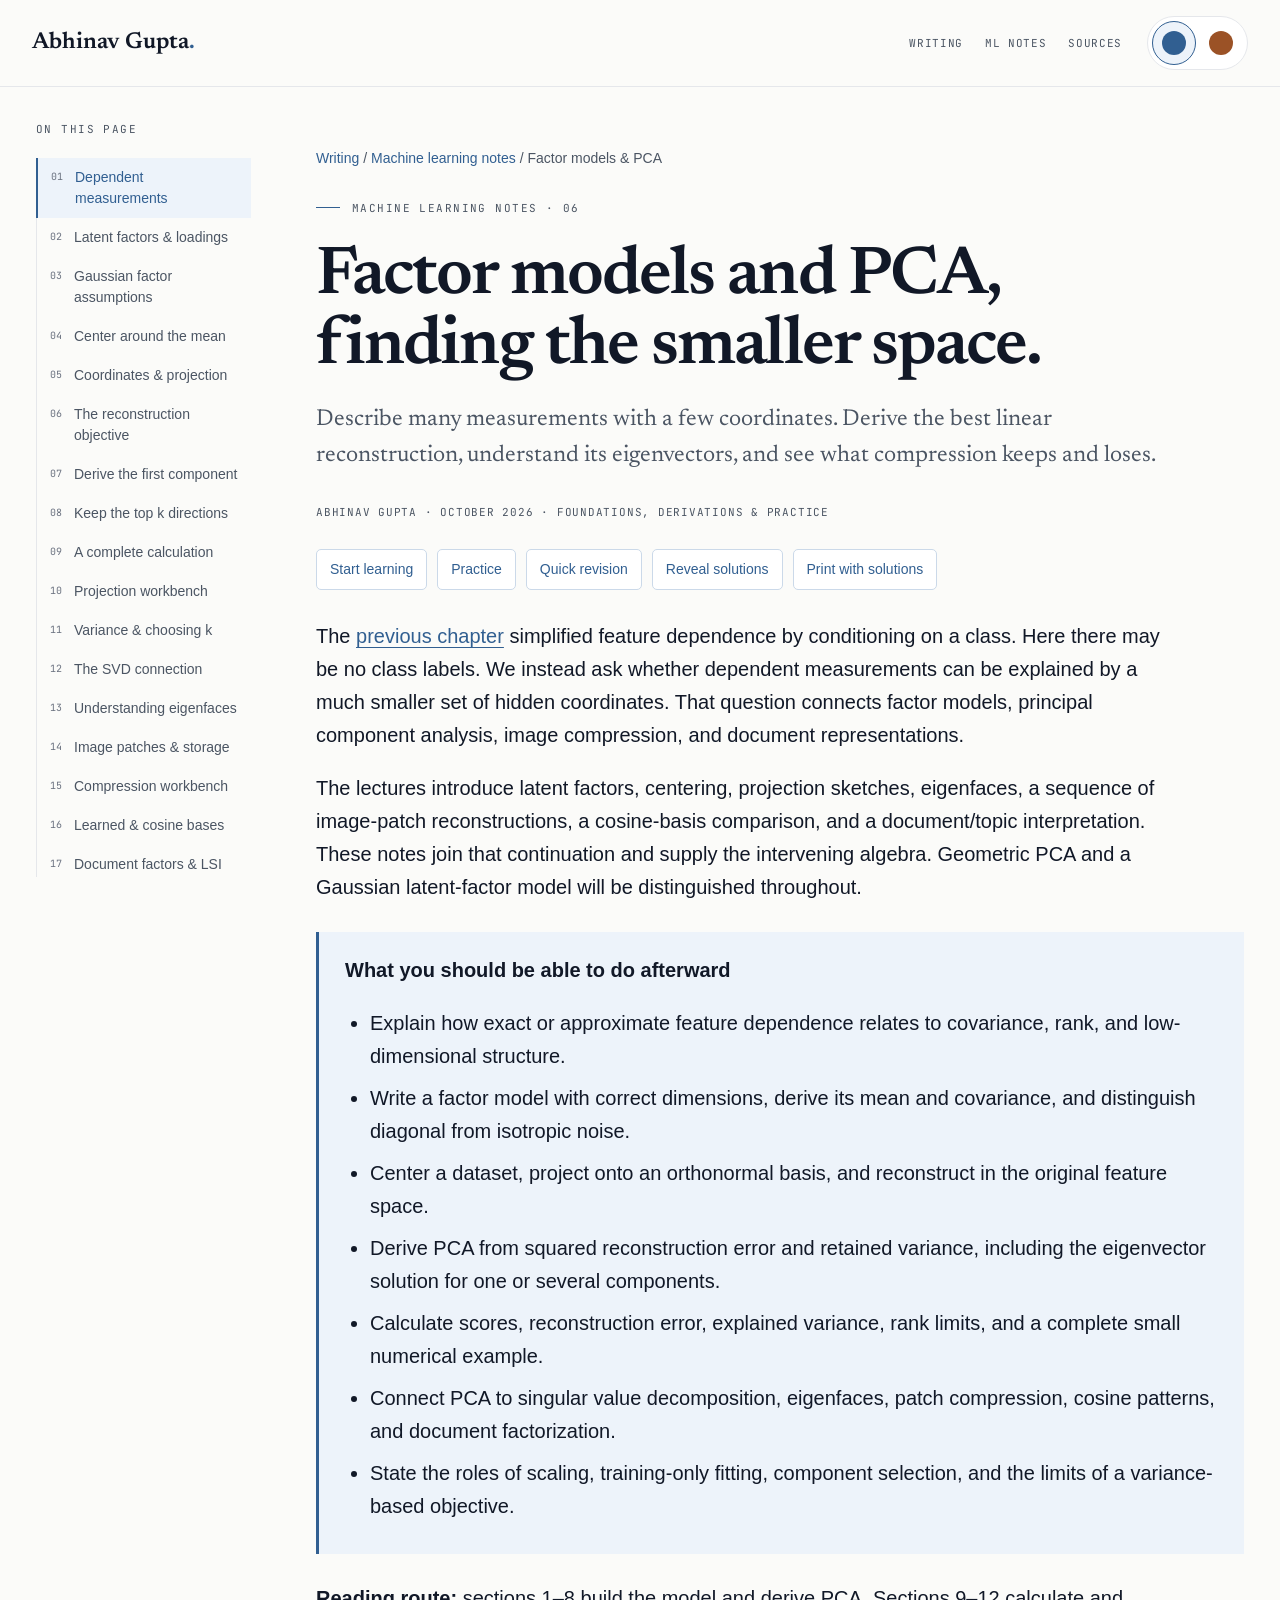
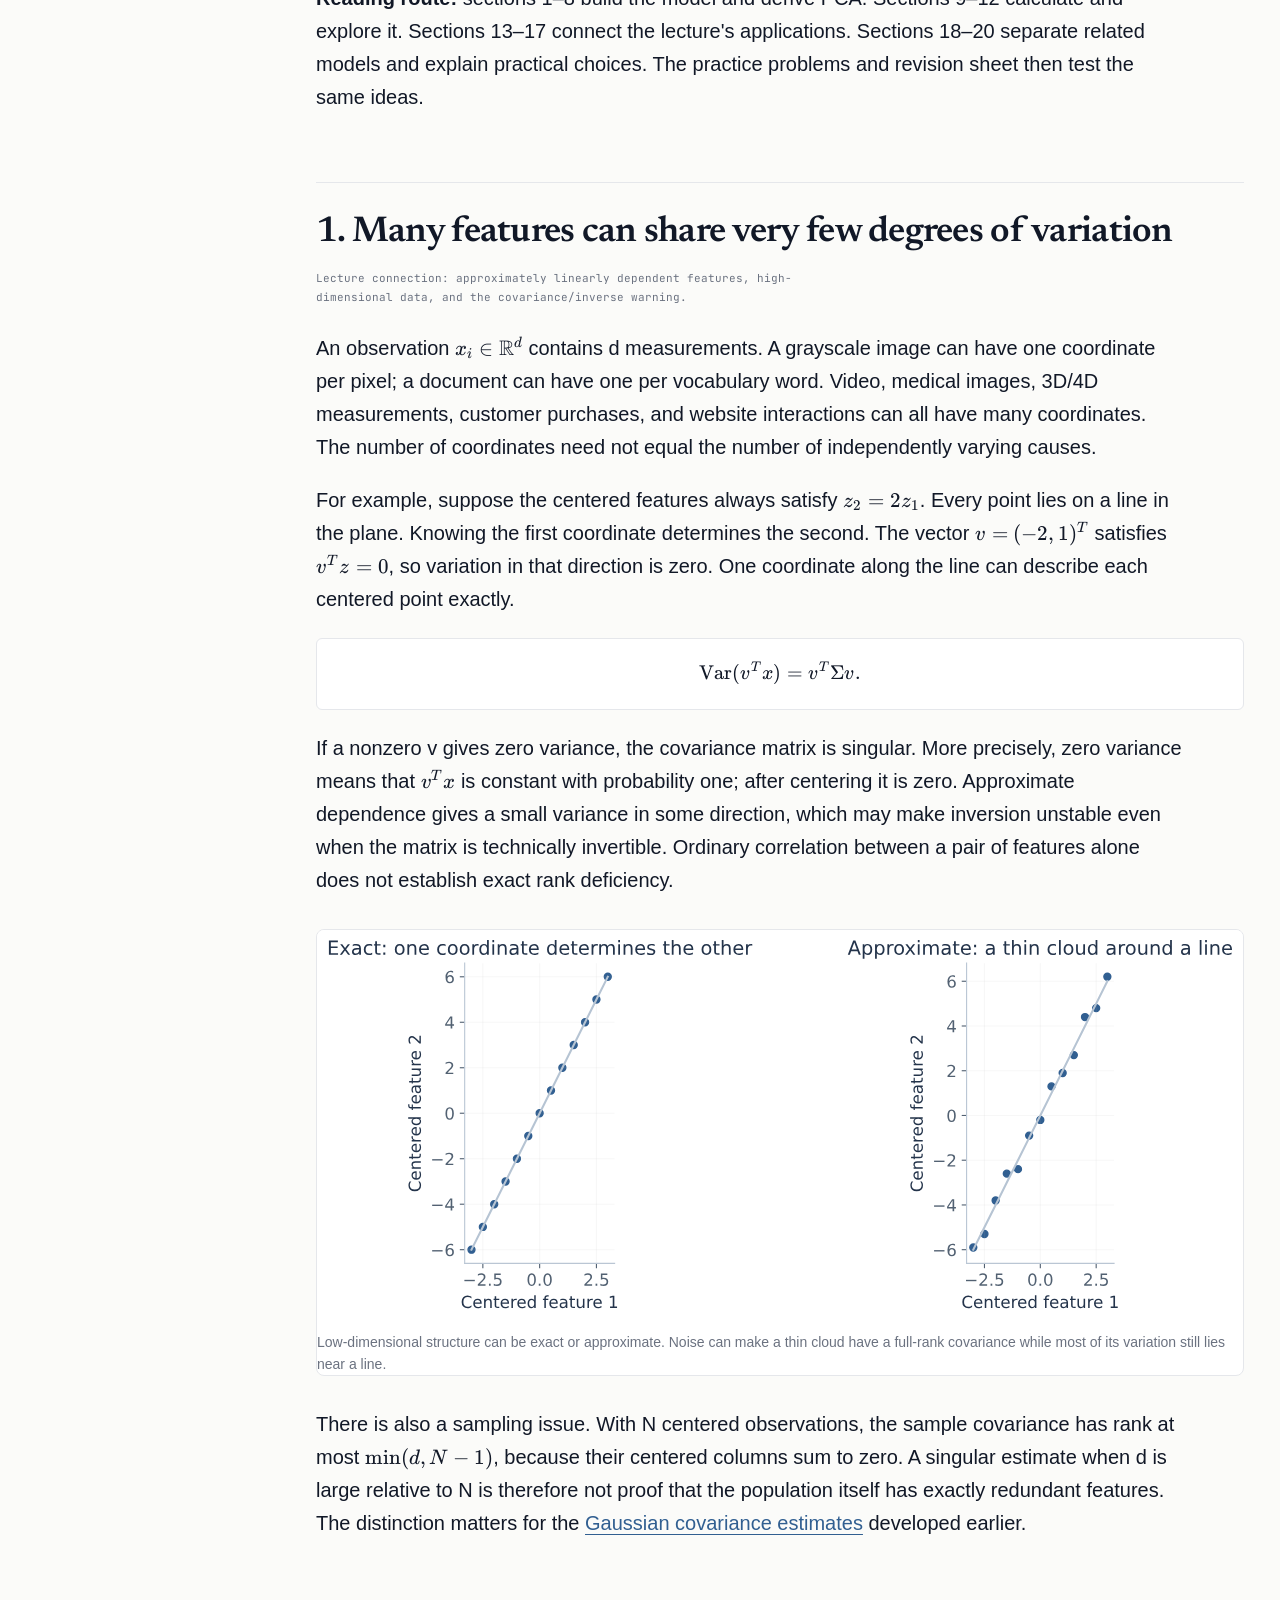
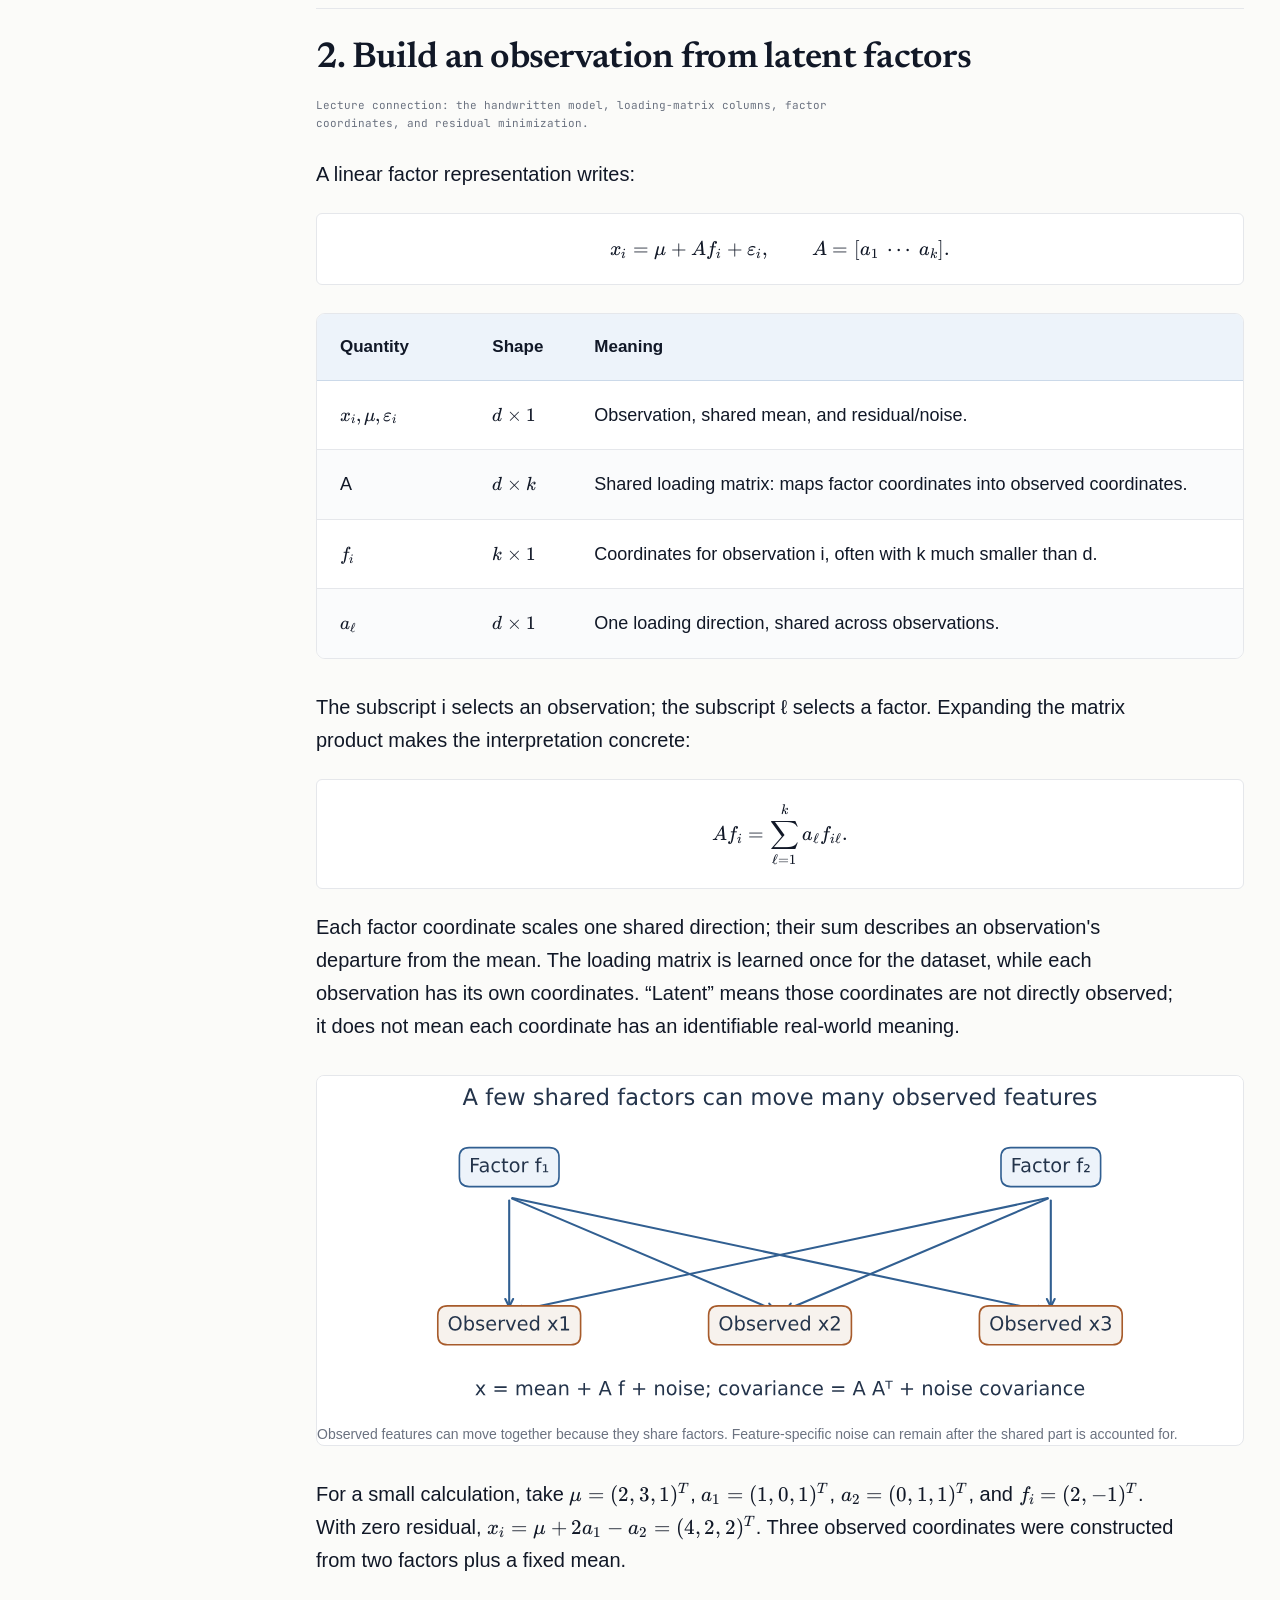
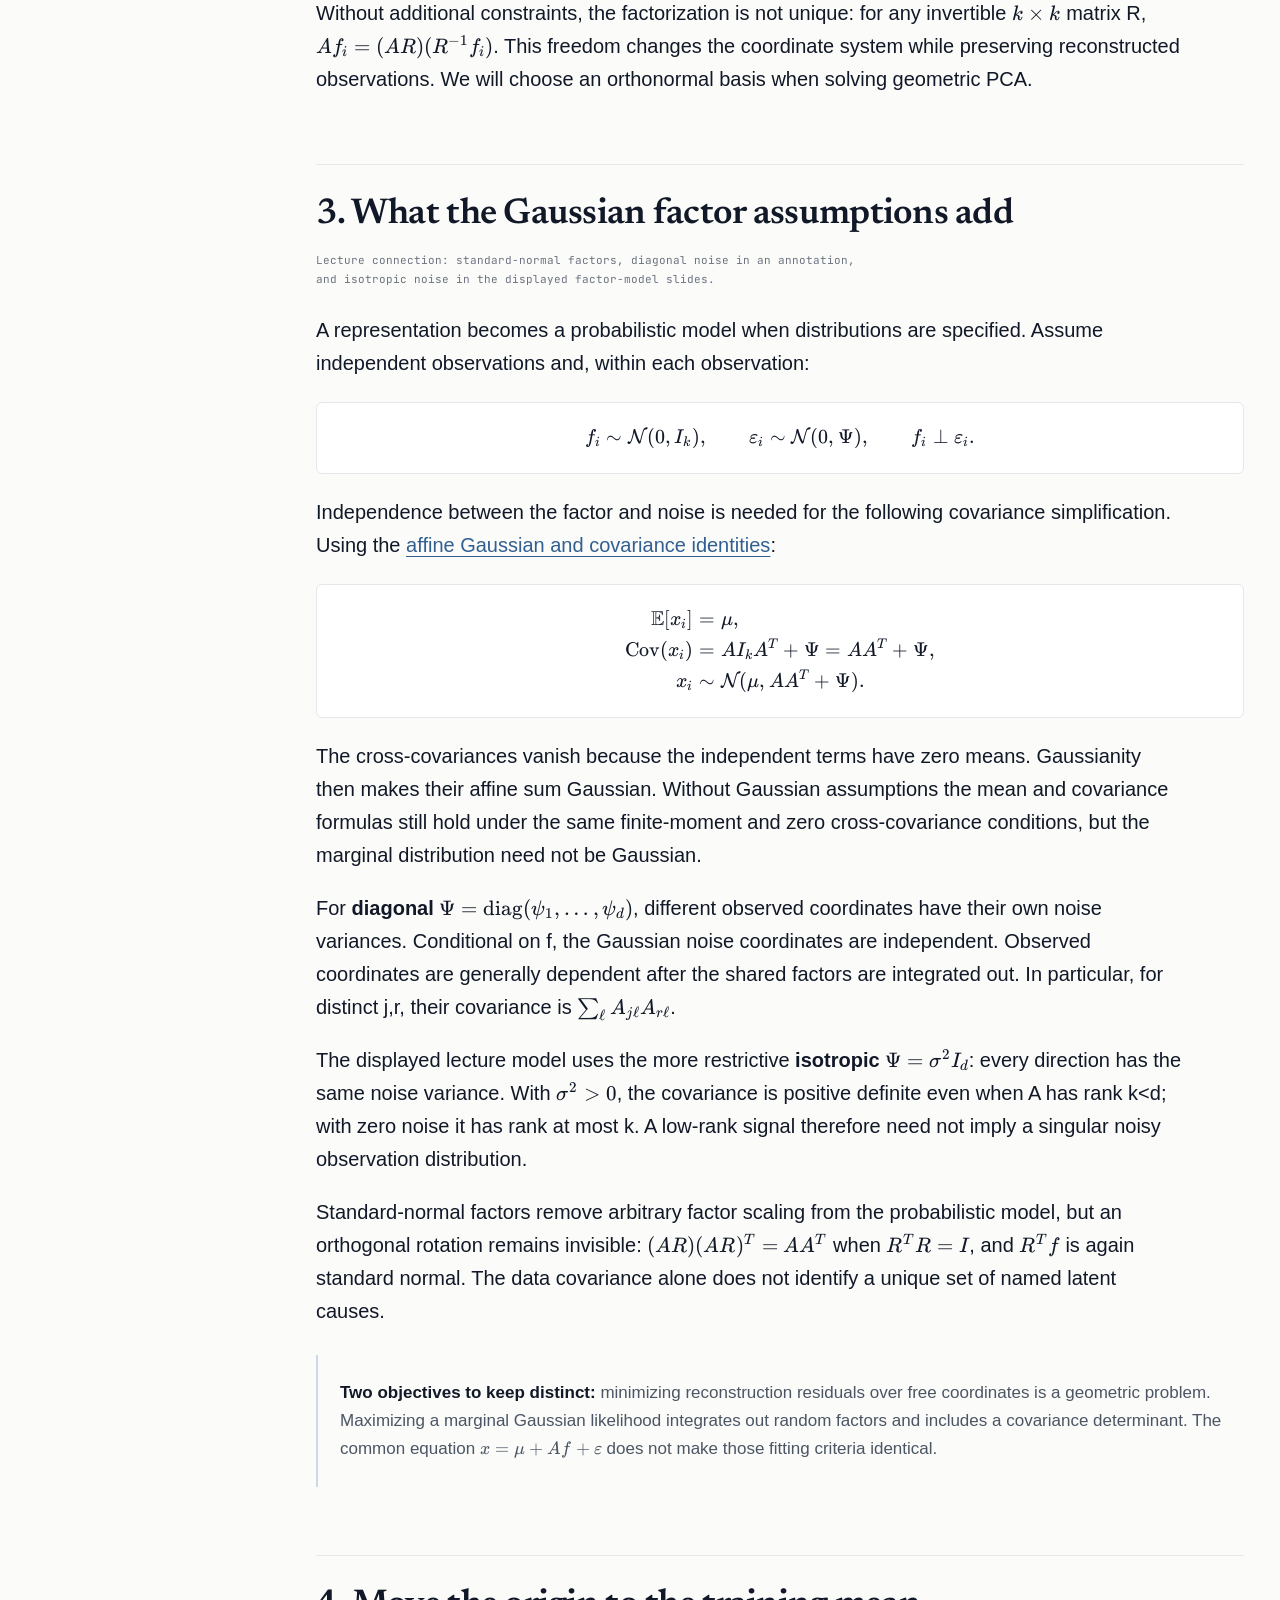
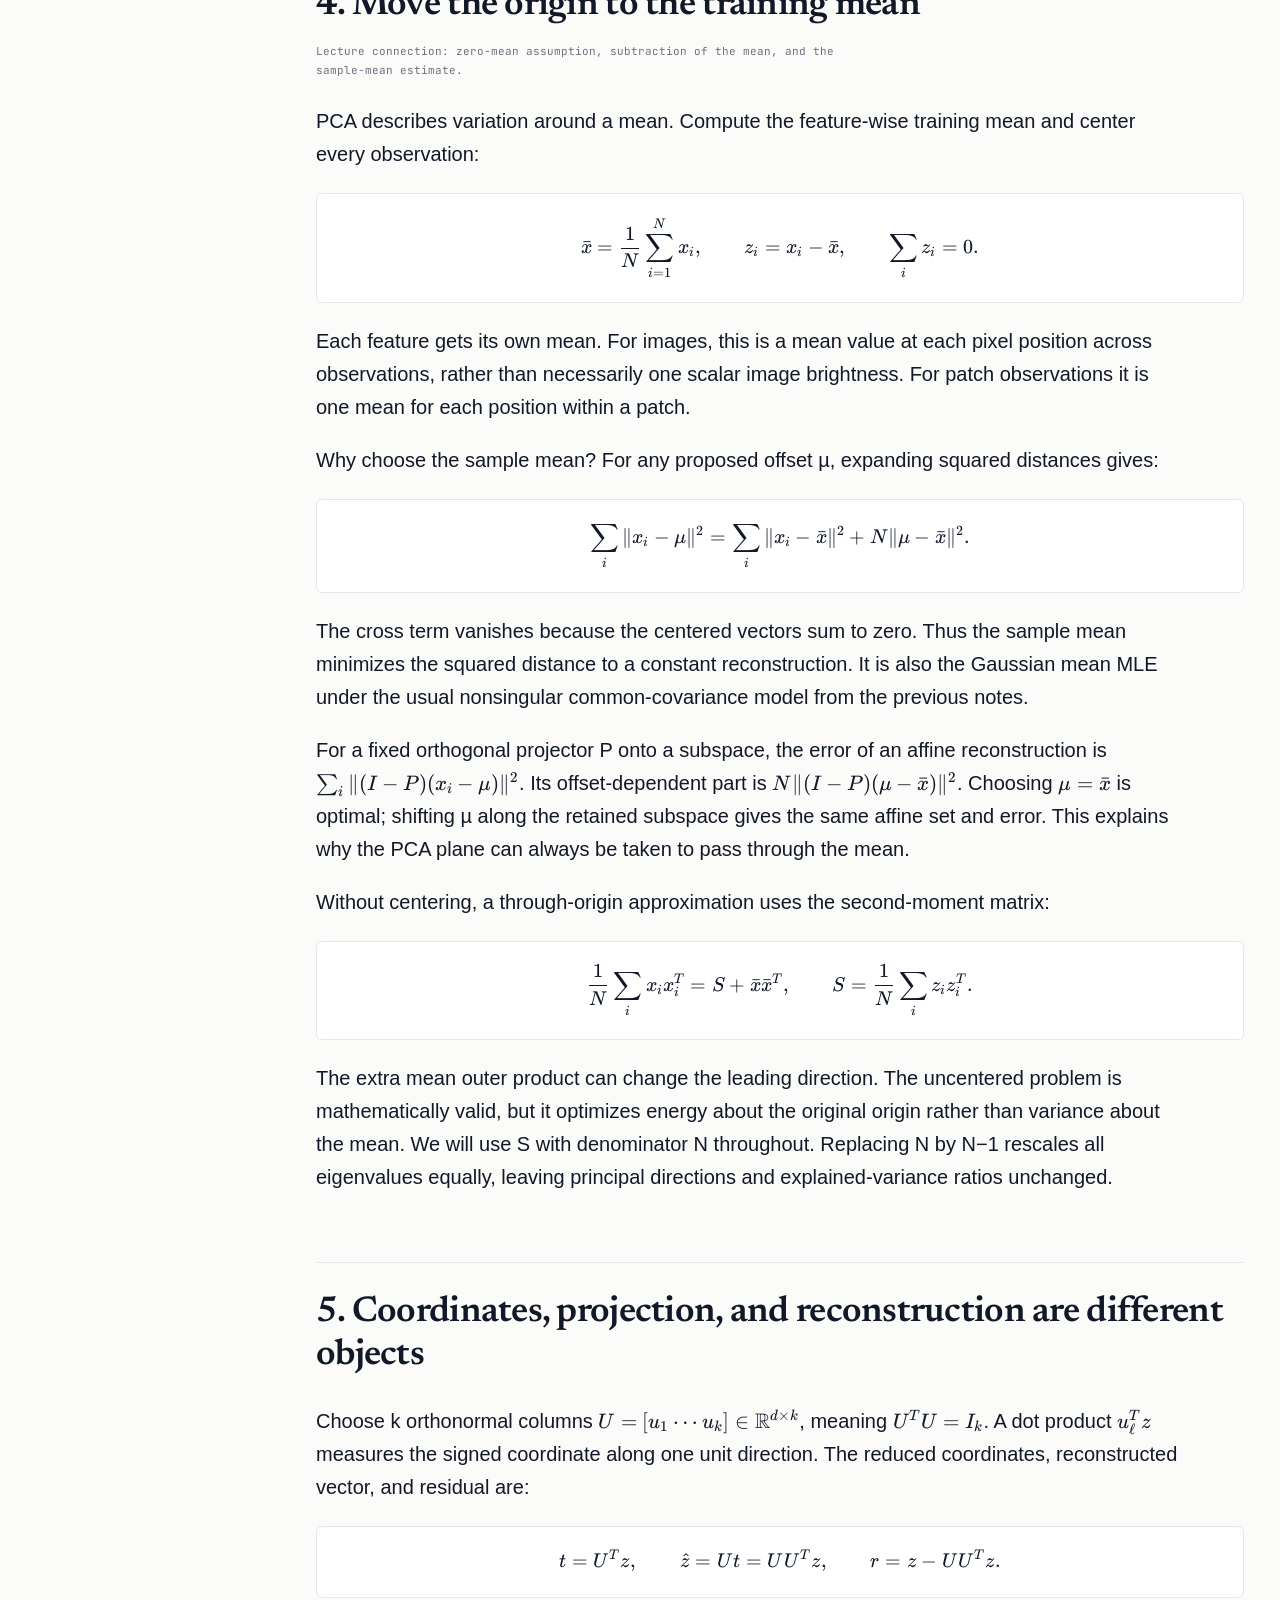
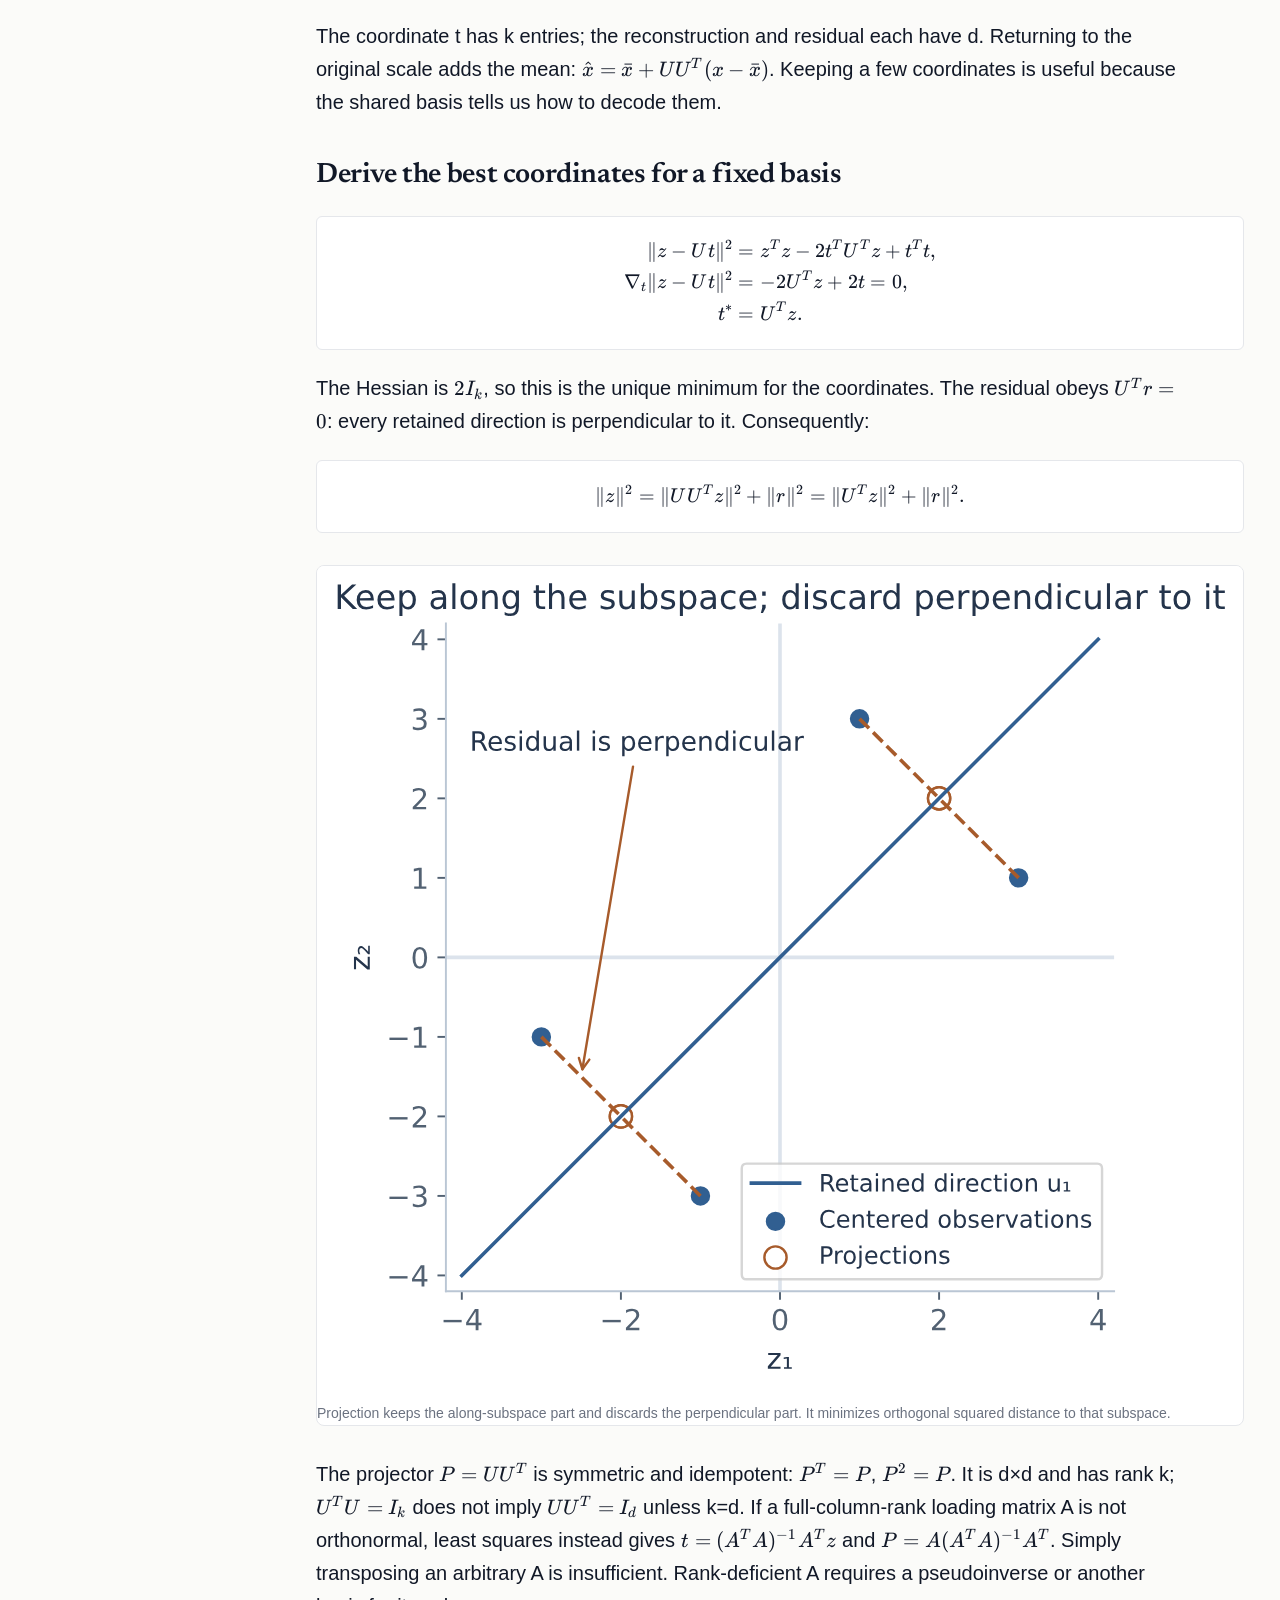
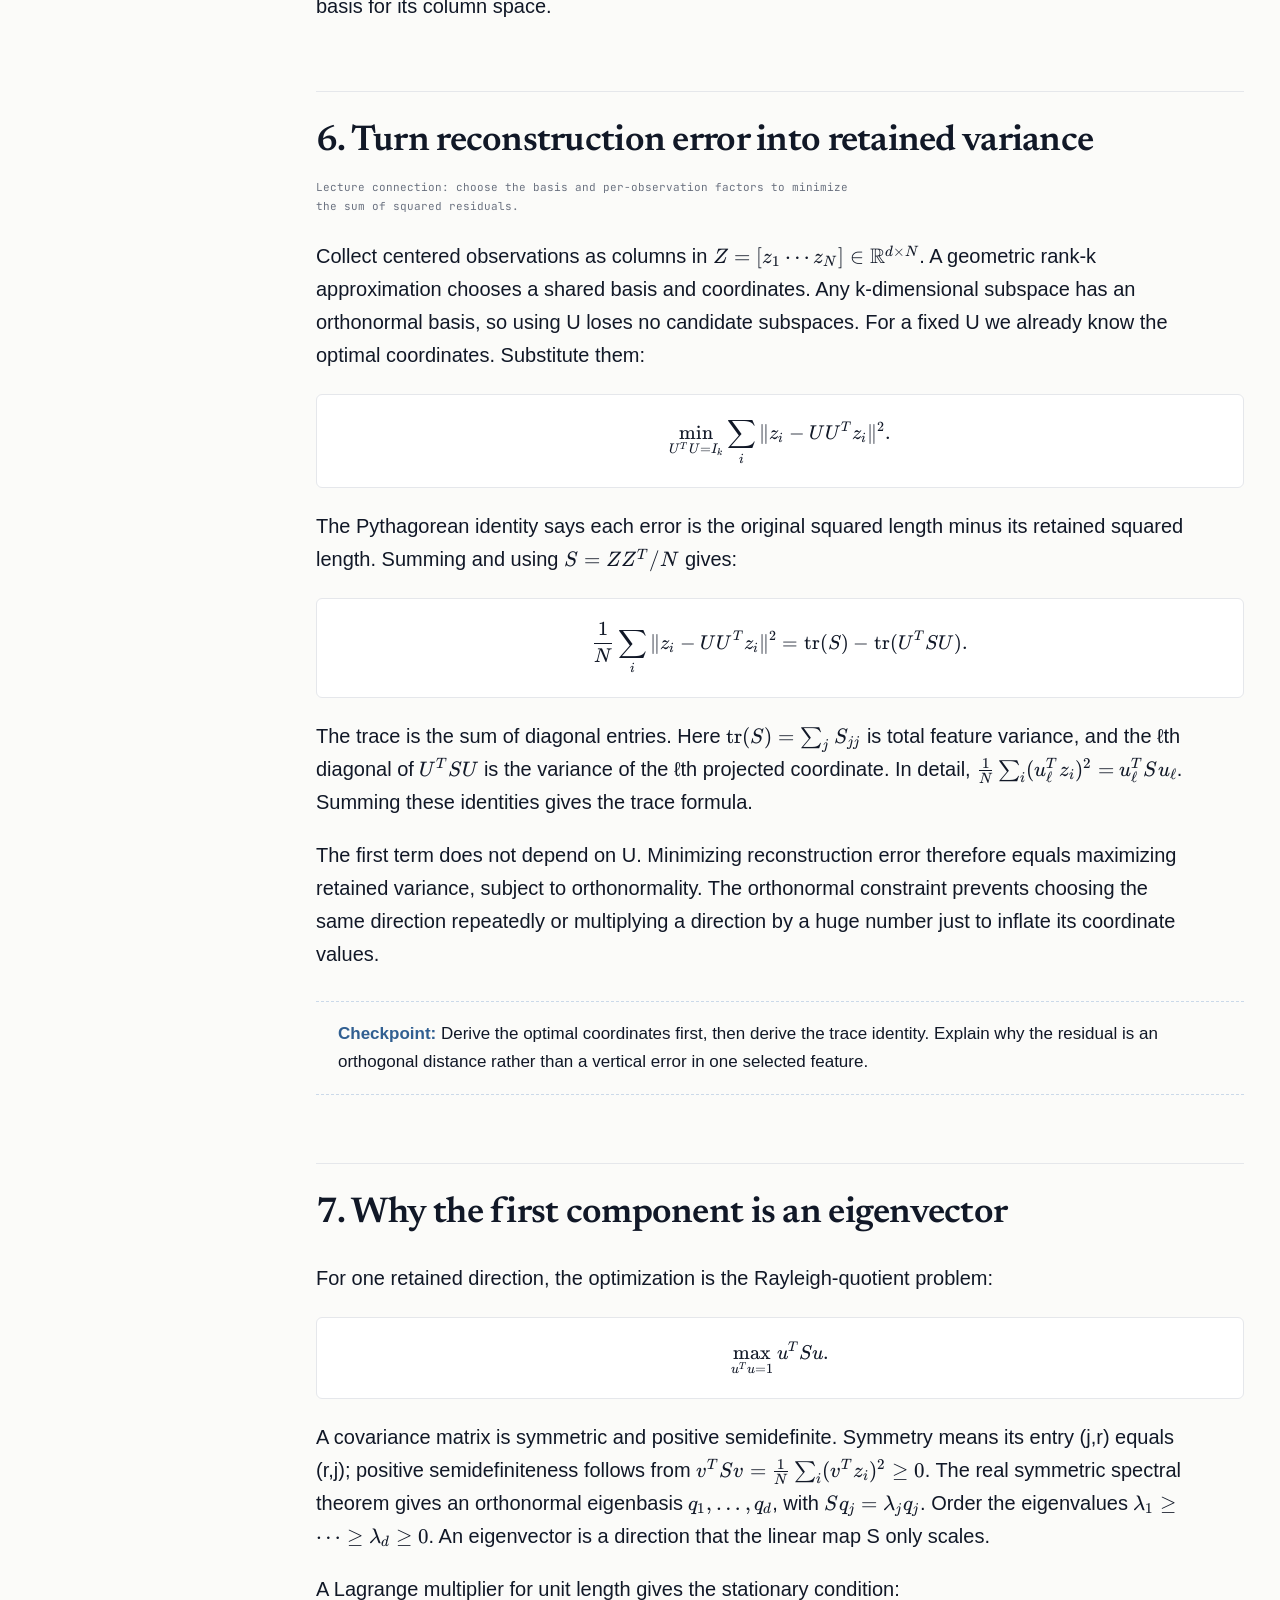
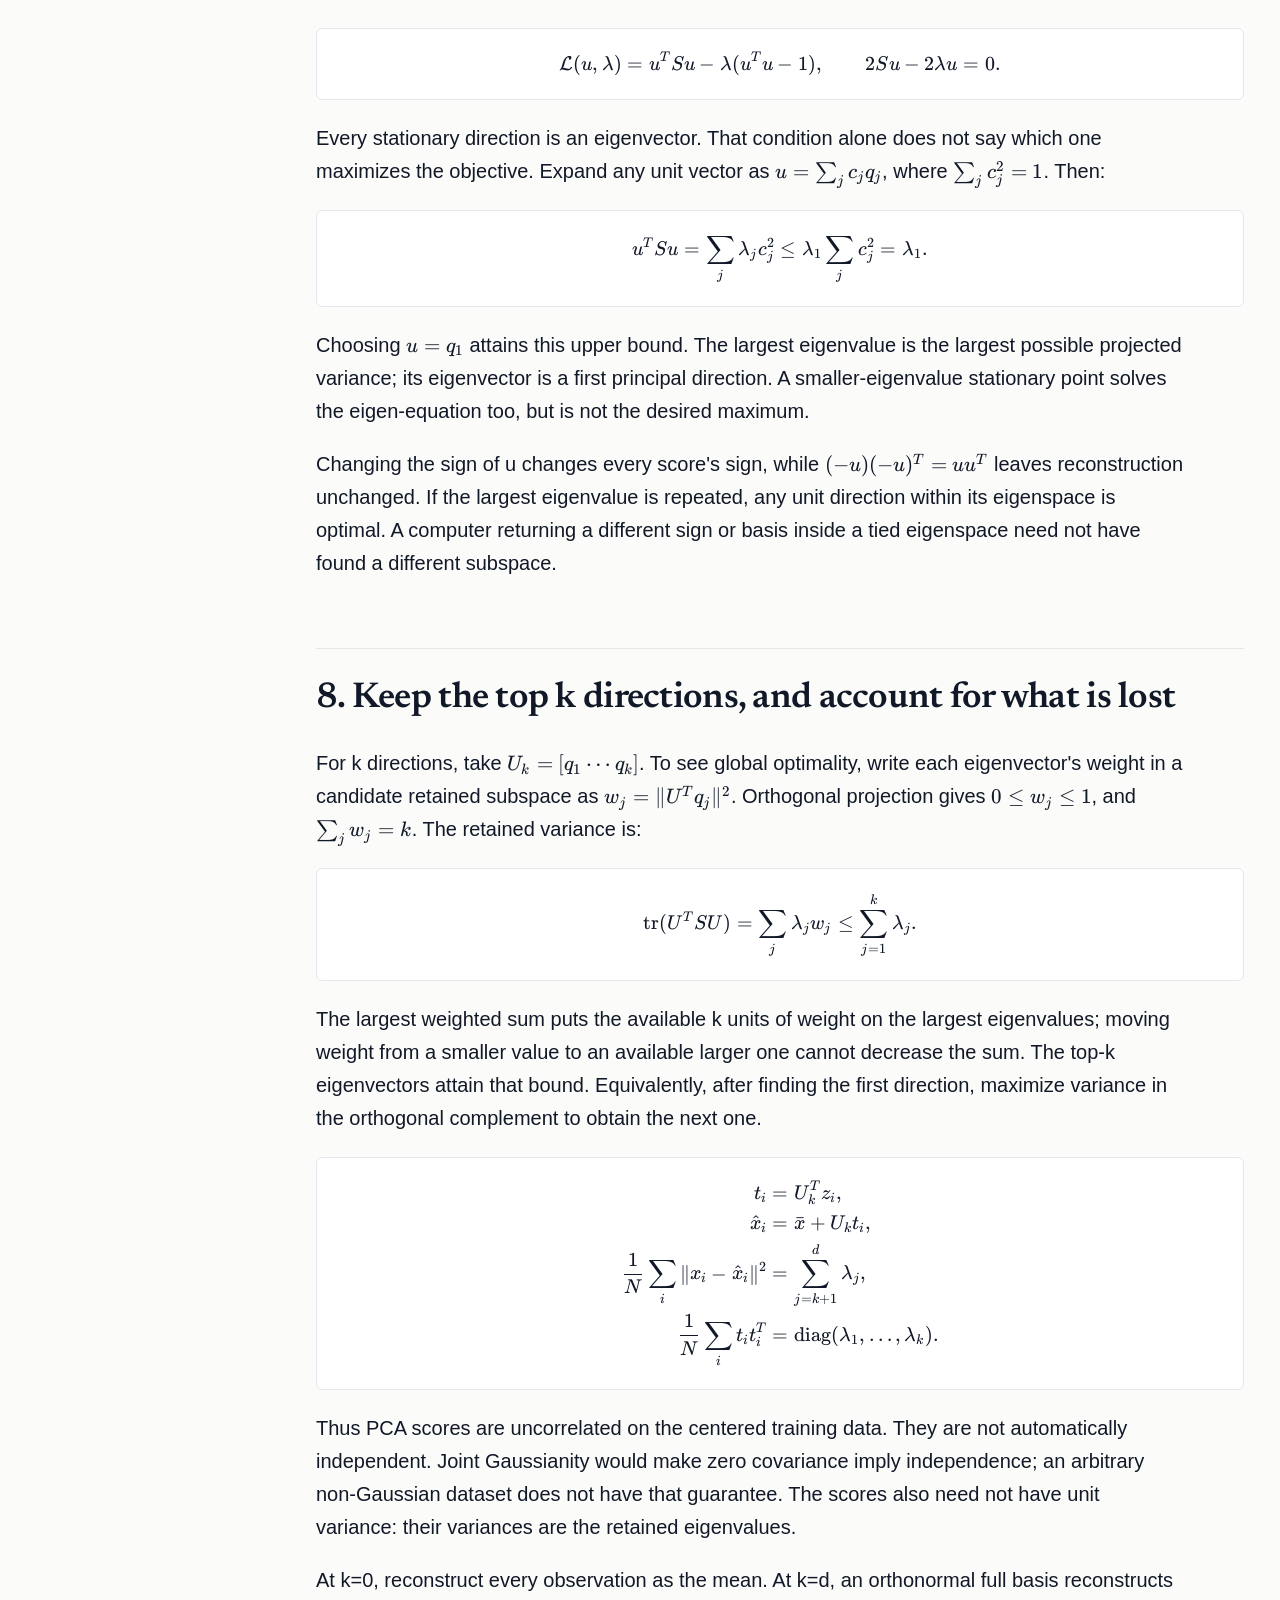
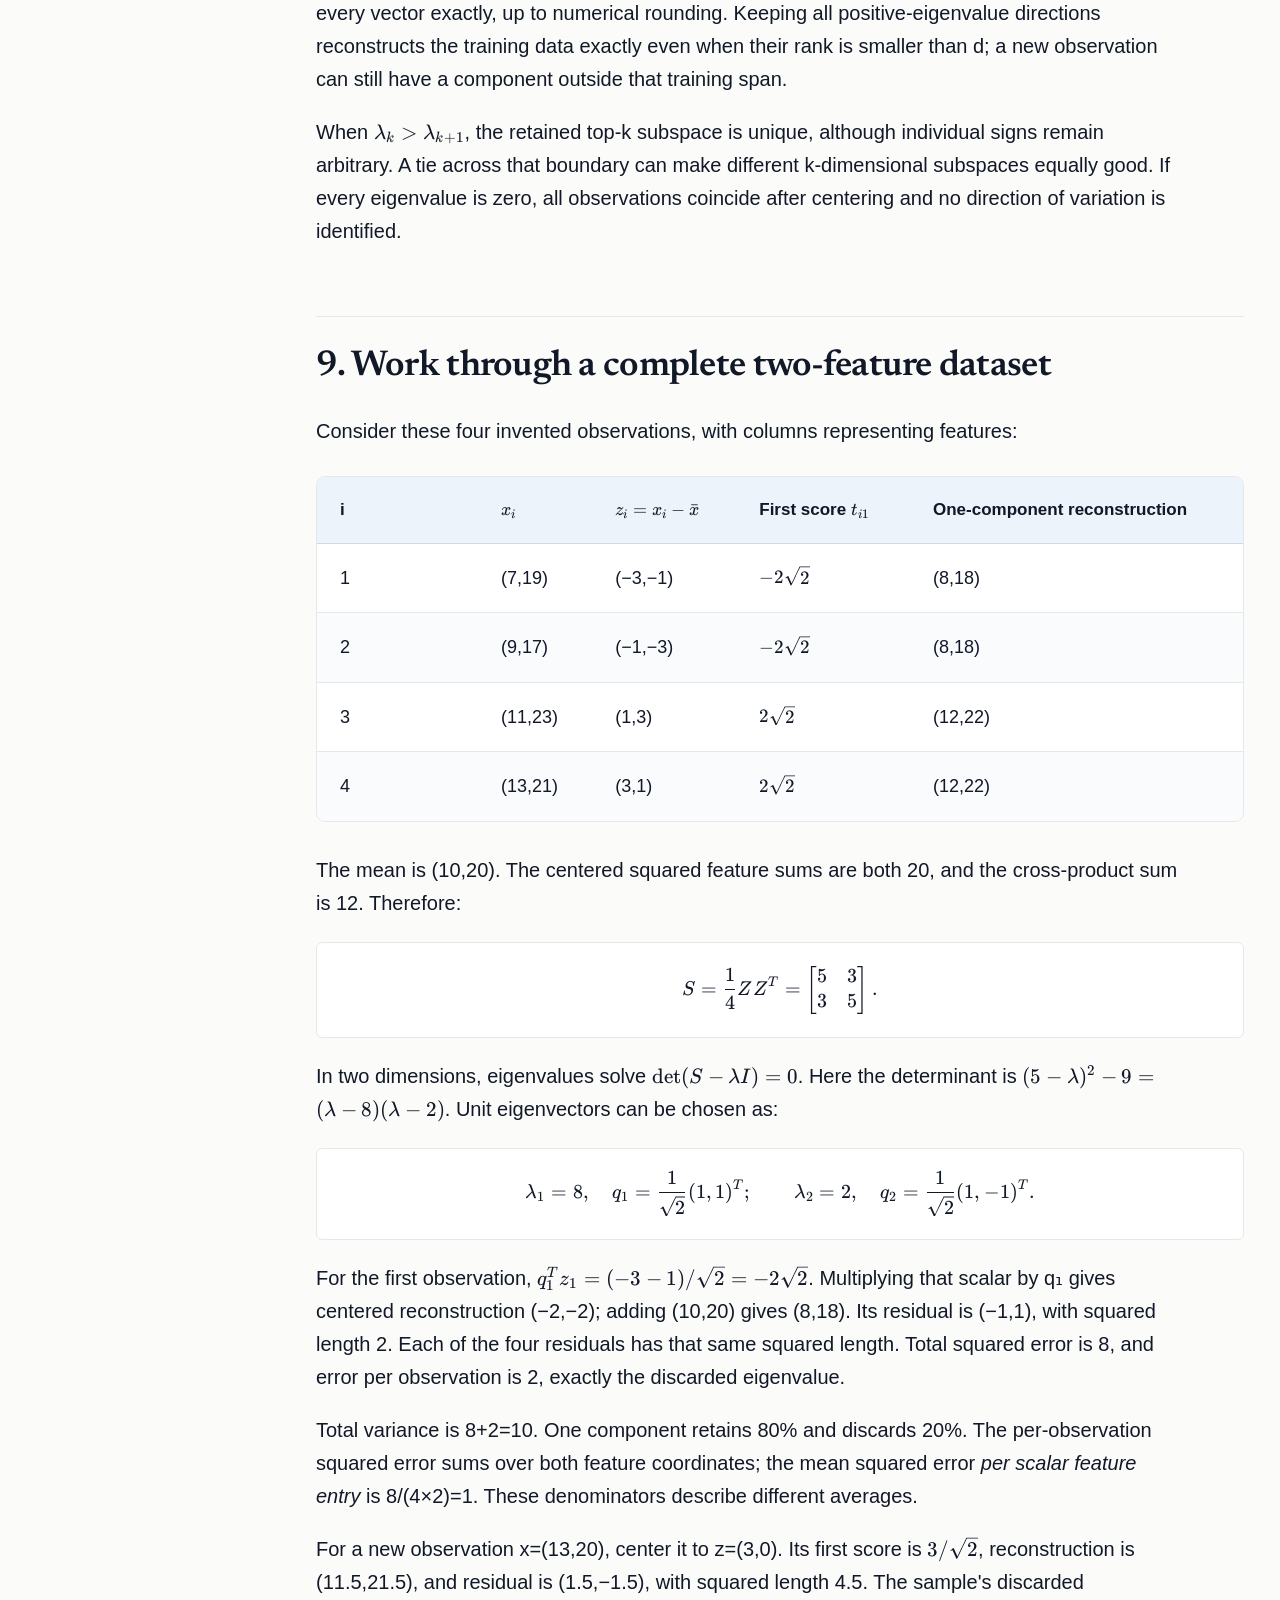
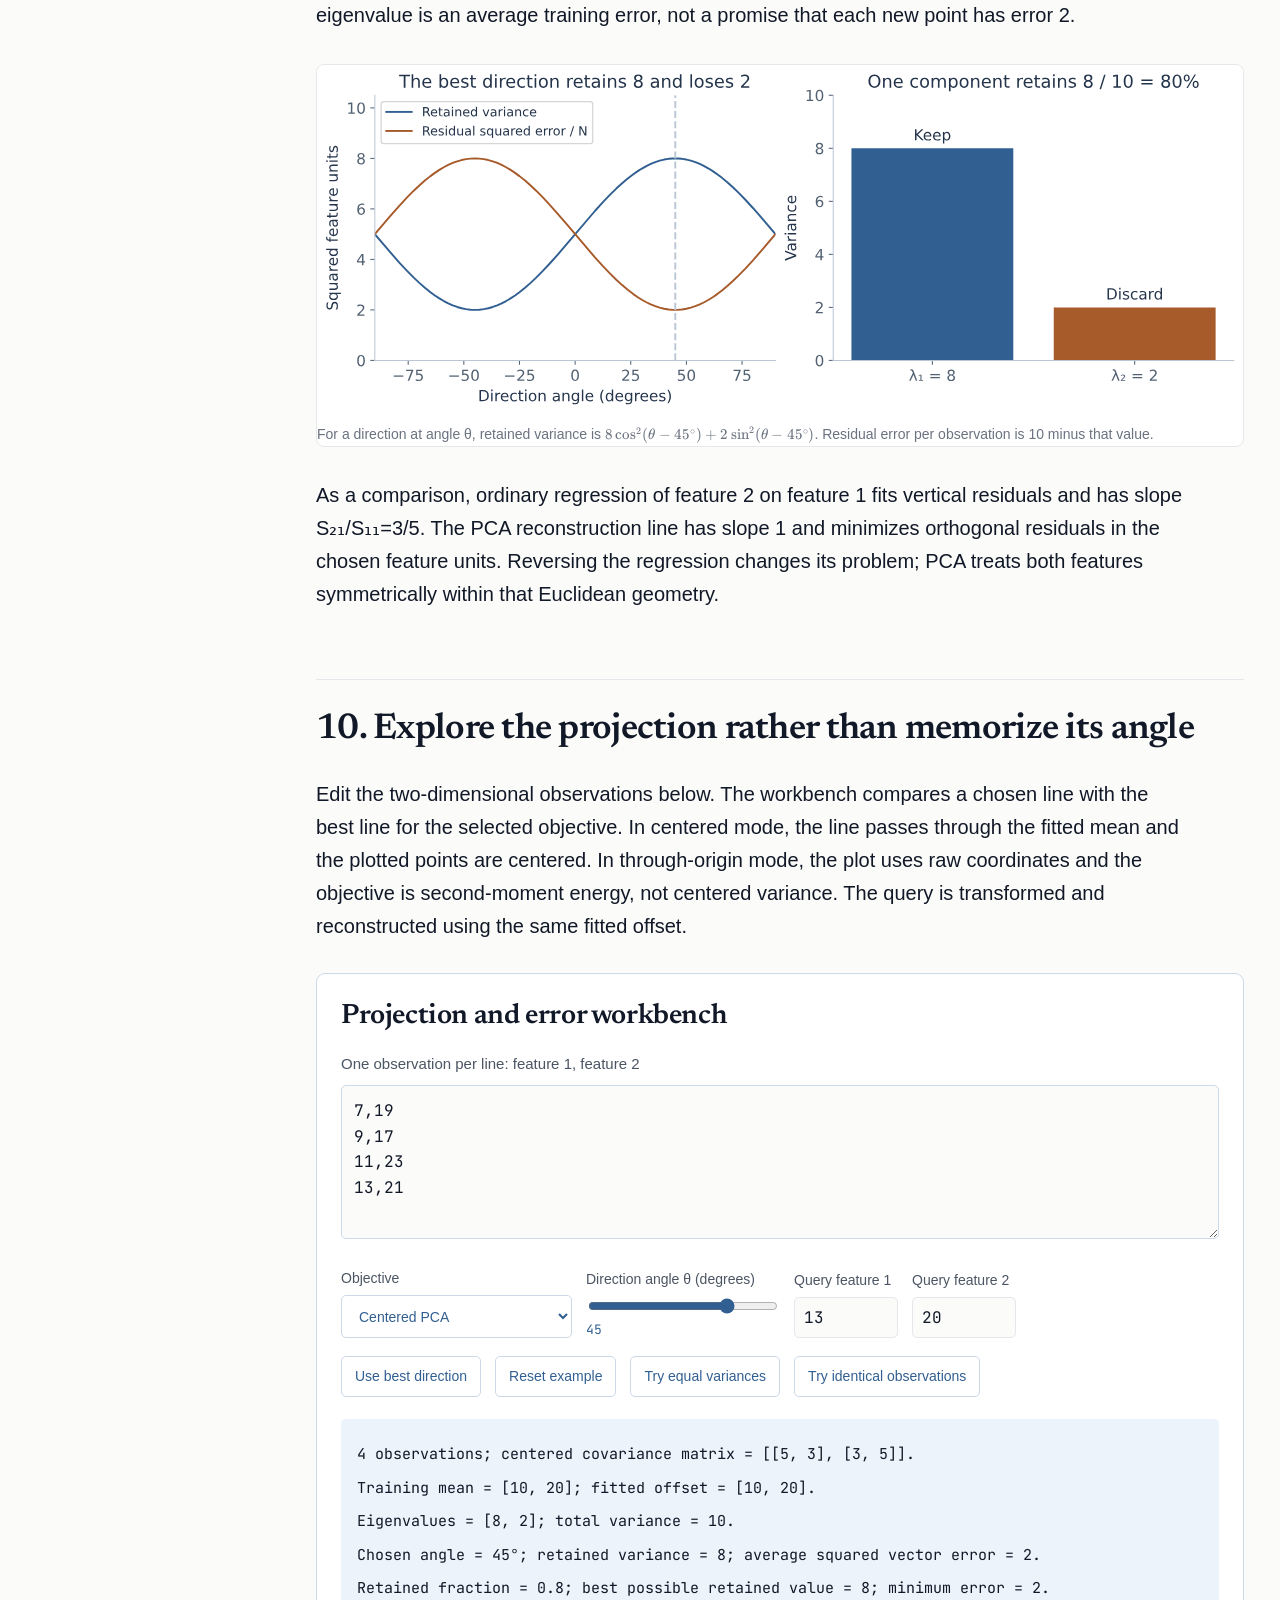
<file: writing/factor-models-pca.html>
<!doctype html>
<html lang="en" data-accent="blue"><head><meta charset="utf-8"><meta name="viewport" content="width=device-width,initial-scale=1">
<title>Factor models and PCA, finding the smaller space — Abhinav Gupta</title><meta name="description" content="Factor models and principal components explained from foundations: projections, eigenvectors, reconstruction, SVD, eigenfaces, image patches, document factors, worked examples and practice."><link rel="canonical" href="https://rgabhi.github.io/writing/factor-models-pca.html"><meta property="og:type" content="article"><meta property="og:title" content="Factor models and PCA, finding the smaller space — Abhinav Gupta"><meta property="og:description" content="Factor models and principal components explained from foundations: projections, eigenvectors, reconstruction, SVD, eigenfaces, image patches, document factors, worked examples and practice."><meta property="og:url" content="https://rgabhi.github.io/writing/factor-models-pca.html"><meta name="twitter:card" content="summary"><link rel="icon" href="../assets/portrait.jpg">
<script>try{document.documentElement.dataset.accent=localStorage.getItem('learning-guide-accent')==='orange'?'orange':'blue'}catch{}</script><link rel="stylesheet" href="assets/fonts/fonts.css"><link rel="stylesheet" href="assets/article-notes.css"><link rel="stylesheet" href="assets/ml-notes.css"><link rel="stylesheet" href="assets/vendor/katex/katex.min.css"><script defer src="assets/vendor/katex/katex.min.js"></script><script defer src="assets/vendor/katex/contrib/auto-render.min.js"></script><script defer src="assets/article-guide.js"></script><script defer src="assets/ml-notes.js"></script><link rel="stylesheet" href="assets/ml-pca.css"><script defer src="assets/ml-pca-patches.js"></script><script defer src="assets/ml-pca.js?v=3"></script></head><body>
<a class="skip-link" href="#article">Skip to notes</a>
<header class="topbar"><a class="brand" href="../index.html">Abhinav Gupta<span class="brand-dot">.</span></a><div class="header-tools"><nav class="links" aria-label="Article links"><a href="../index.html#writing">Writing</a><a href="machine-learning.html">ML notes</a><a href="#references">Sources</a></nav><div class="palette-toggle" role="group" aria-label="Article colour palette"><button type="button" data-accent-option="blue" aria-pressed="true" aria-label="Blue palette" title="Blue palette"><span class="palette-dot blue" aria-hidden="true"></span></button><button type="button" data-accent-option="orange" aria-pressed="false" aria-label="Orange palette" title="Orange palette"><span class="palette-dot orange" aria-hidden="true"></span></button></div></div></header><div class="progress" aria-hidden="true"></div>
<div class="layout"><aside class="rail" aria-label="Article navigation"><div class="eyebrow">On this page</div><nav><a href="#dependent-features"><span>01</span>Dependent measurements</a><a href="#factor-model"><span>02</span>Latent factors &amp; loadings</a><a href="#gaussian-factors"><span>03</span>Gaussian factor assumptions</a><a href="#centering"><span>04</span>Center around the mean</a><a href="#projection"><span>05</span>Coordinates &amp; projection</a><a href="#reconstruction-objective"><span>06</span>The reconstruction objective</a><a href="#first-component"><span>07</span>Derive the first component</a><a href="#several-components"><span>08</span>Keep the top k directions</a><a href="#worked-example"><span>09</span>A complete calculation</a><a href="#projection-lab"><span>10</span>Projection workbench</a><a href="#explained-variance"><span>11</span>Variance &amp; choosing k</a><a href="#svd"><span>12</span>The SVD connection</a><a href="#eigenfaces"><span>13</span>Understanding eigenfaces</a><a href="#patch-compression"><span>14</span>Image patches &amp; storage</a><a href="#patch-lab"><span>15</span>Compression workbench</a><a href="#cosine-basis"><span>16</span>Learned &amp; cosine bases</a><a href="#document-factors"><span>17</span>Document factors &amp; LSI</a><a href="#model-distinctions"><span>18</span>PCA versus factor models</a><a href="#practical-choices"><span>19</span>Scaling, whitening &amp; fitting</a><a href="#limits"><span>20</span>Limits &amp; connections</a><a href="#practice"><span>21</span>Twenty-four practice problems</a><a href="#interviews"><span>22</span>Interview explanations</a><a href="#revision"><span>23</span>Revision &amp; checklist</a><a href="#references"><span>24</span>Sources &amp; continuation</a></nav><div class="note">Understand the idea.<br>Work through the calculation.<br>Explain it without looking.</div></aside><main id="article"><p class="breadcrumb"><a href="../index.html#writing">Writing</a> / <a href="machine-learning.html">Machine learning notes</a> / Factor models &amp; PCA</p>
<div class="eyebrow hero-kicker">Machine learning notes · 06</div><h1>Factor models and PCA,<br>finding the smaller space.</h1>
<p class="chapter-deck">Describe many measurements with a few coordinates. Derive the best linear reconstruction, understand its eigenvectors, and see what compression keeps and loses.</p>
<div class="chapter-meta">Abhinav Gupta · October 2026 · Foundations, derivations &amp; practice</div>
<div class="chapter-tools"><a href="#learning-goals">Start learning</a><a href="#practice">Practice</a><a href="#revision">Quick revision</a><button type="button" data-toggle-solutions>Reveal solutions</button><button type="button" data-print>Print with solutions</button></div><a class="resume-link" data-resume hidden></a>
<p>The <a href="naive-bayes.html">previous chapter</a> simplified feature dependence by conditioning on a class. Here there may be no class labels. We instead ask whether dependent measurements can be explained by a much smaller set of hidden coordinates. That question connects factor models, principal component analysis, image compression, and document representations.</p>
<p>The lectures introduce latent factors, centering, projection sketches, eigenfaces, a sequence of image-patch reconstructions, a cosine-basis comparison, and a document/topic interpretation. These notes join that continuation and supply the intervening algebra. Geometric PCA and a Gaussian latent-factor model will be distinguished throughout.</p>
<div class="learning-goals" id="learning-goals"><p><strong>What you should be able to do afterward</strong></p><ul><li>Explain how exact or approximate feature dependence relates to covariance, rank, and low-dimensional structure.</li><li>Write a factor model with correct dimensions, derive its mean and covariance, and distinguish diagonal from isotropic noise.</li><li>Center a dataset, project onto an orthonormal basis, and reconstruct in the original feature space.</li><li>Derive PCA from squared reconstruction error and retained variance, including the eigenvector solution for one or several components.</li><li>Calculate scores, reconstruction error, explained variance, rank limits, and a complete small numerical example.</li><li>Connect PCA to singular value decomposition, eigenfaces, patch compression, cosine patterns, and document factorization.</li><li>State the roles of scaling, training-only fitting, component selection, and the limits of a variance-based objective.</li></ul></div>
<p><strong>Reading route:</strong> sections 1–8 build the model and derive PCA. Sections 9–12 calculate and explore it. Sections 13–17 connect the lecture's applications. Sections 18–20 separate related models and explain practical choices. The practice problems and revision sheet then test the same ideas.</p>
<details class="mobile-contents"><summary>Contents · choose a section</summary><nav aria-label="Chapter contents"><ul><li><a href="#dependent-features">01 · Dependent measurements</a></li><li><a href="#factor-model">02 · Latent factors &amp; loadings</a></li><li><a href="#gaussian-factors">03 · Gaussian factor assumptions</a></li><li><a href="#centering">04 · Center around the mean</a></li><li><a href="#projection">05 · Coordinates &amp; projection</a></li><li><a href="#reconstruction-objective">06 · The reconstruction objective</a></li><li><a href="#first-component">07 · Derive the first component</a></li><li><a href="#several-components">08 · Keep the top k directions</a></li><li><a href="#worked-example">09 · A complete calculation</a></li><li><a href="#projection-lab">10 · Projection workbench</a></li><li><a href="#explained-variance">11 · Variance &amp; choosing k</a></li><li><a href="#svd">12 · The SVD connection</a></li><li><a href="#eigenfaces">13 · Understanding eigenfaces</a></li><li><a href="#patch-compression">14 · Image patches &amp; storage</a></li><li><a href="#patch-lab">15 · Compression workbench</a></li><li><a href="#cosine-basis">16 · Learned &amp; cosine bases</a></li><li><a href="#document-factors">17 · Document factors &amp; LSI</a></li><li><a href="#model-distinctions">18 · PCA versus factor models</a></li><li><a href="#practical-choices">19 · Scaling, whitening &amp; fitting</a></li><li><a href="#limits">20 · Limits &amp; connections</a></li><li><a href="#practice">21 · Twenty-four practice problems</a></li><li><a href="#interviews">22 · Interview explanations</a></li><li><a href="#revision">23 · Revision &amp; checklist</a></li><li><a href="#references">24 · Sources &amp; continuation</a></li></ul></nav></details>
<h2 id="dependent-features">1. Many features can share very few degrees of variation</h2>
<p class="section-source">Lecture connection: approximately linearly dependent features, high-dimensional data, and the covariance/inverse warning.</p>
<p>An observation \(x_i\in\mathbb R^d\) contains d measurements. A grayscale image can have one coordinate per pixel; a document can have one per vocabulary word. Video, medical images, 3D/4D measurements, customer purchases, and website interactions can all have many coordinates. The number of coordinates need not equal the number of independently varying causes.</p>
<p>For example, suppose the centered features always satisfy \(z_2=2z_1\). Every point lies on a line in the plane. Knowing the first coordinate determines the second. The vector \(v=(-2,1)^T\) satisfies \(v^Tz=0\), so variation in that direction is zero. One coordinate along the line can describe each centered point exactly.</p>
<div class="math-block">\[\operatorname{Var}(v^Tx)=v^T\Sigma v.\]</div>
<p>If a nonzero v gives zero variance, the covariance matrix is singular. More precisely, zero variance means that \(v^Tx\) is constant with probability one; after centering it is zero. Approximate dependence gives a small variance in some direction, which may make inversion unstable even when the matrix is technically invertible. Ordinary correlation between a pair of features alone does not establish exact rank deficiency.</p>
<figure class="figure-frame"><a href="assets/ml-notes/pca-dependent-features.svg" target="_blank" rel="noopener" aria-label="Open diagram at full size"><img width="1000" height="423" loading="lazy" src="assets/ml-notes/pca-dependent-features.svg" alt="An exact line of dependent centered measurements is compared with a narrow cloud around that line, showing exact versus approximate redundancy."></a><figcaption>Low-dimensional structure can be exact or approximate. Noise can make a thin cloud have a full-rank covariance while most of its variation still lies near a line.</figcaption></figure>
<p>There is also a sampling issue. With N centered observations, the sample covariance has rank at most \(\min(d,N-1)\), because their centered columns sum to zero. A singular estimate when d is large relative to N is therefore not proof that the population itself has exactly redundant features. The distinction matters for the <a href="statistical-regression-gda.html#gaussian-covariance-mle">Gaussian covariance estimates</a> developed earlier.</p>
<h2 id="factor-model">2. Build an observation from latent factors</h2>
<p class="section-source">Lecture connection: the handwritten model, loading-matrix columns, factor coordinates, and residual minimization.</p>
<p>A linear factor representation writes:</p>
<div class="math-block">\[x_i=\mu+A f_i+\varepsilon_i,\qquad A=[a_1\ \cdots\ a_k].\]</div>
<div class="table-scroll" tabindex="0"><table><thead><tr><th>Quantity</th><th>Shape</th><th>Meaning</th></tr></thead><tbody><tr><td>\(x_i,\mu,\varepsilon_i\)</td><td>\(d\times1\)</td><td>Observation, shared mean, and residual/noise.</td></tr><tr><td>A</td><td>\(d\times k\)</td><td>Shared loading matrix: maps factor coordinates into observed coordinates.</td></tr><tr><td>\(f_i\)</td><td>\(k\times1\)</td><td>Coordinates for observation i, often with k much smaller than d.</td></tr><tr><td>\(a_\ell\)</td><td>\(d\times1\)</td><td>One loading direction, shared across observations.</td></tr></tbody></table></div>
<p>The subscript i selects an observation; the subscript ℓ selects a factor. Expanding the matrix product makes the interpretation concrete:</p>
<div class="math-block">\[A f_i=\sum_{\ell=1}^k a_\ell f_{i\ell}.\]</div>
<p>Each factor coordinate scales one shared direction; their sum describes an observation's departure from the mean. The loading matrix is learned once for the dataset, while each observation has its own coordinates. “Latent” means those coordinates are not directly observed; it does not mean each coordinate has an identifiable real-world meaning.</p>
<figure class="figure-frame"><a href="assets/ml-notes/pca-factor-model.svg" target="_blank" rel="noopener" aria-label="Open diagram at full size"><img width="1000" height="364" loading="lazy" src="assets/ml-notes/pca-factor-model.svg" alt="Two shared latent factors each influence three observed measurements, illustrating how a loading matrix induces dependence among observed features."></a><figcaption>Observed features can move together because they share factors. Feature-specific noise can remain after the shared part is accounted for.</figcaption></figure>
<p>For a small calculation, take \(\mu=(2,3,1)^T\), \(a_1=(1,0,1)^T\), \(a_2=(0,1,1)^T\), and \(f_i=(2,-1)^T\). With zero residual, \(x_i=\mu+2a_1-a_2=(4,2,2)^T\). Three observed coordinates were constructed from two factors plus a fixed mean.</p>
<p>Without additional constraints, the factorization is not unique: for any invertible \(k\times k\) matrix R, \(A f_i=(AR)(R^{-1}f_i)\). This freedom changes the coordinate system while preserving reconstructed observations. We will choose an orthonormal basis when solving geometric PCA.</p>
<h2 id="gaussian-factors">3. What the Gaussian factor assumptions add</h2>
<p class="section-source">Lecture connection: standard-normal factors, diagonal noise in an annotation, and isotropic noise in the displayed factor-model slides.</p>
<p>A representation becomes a probabilistic model when distributions are specified. Assume independent observations and, within each observation:</p>
<div class="math-block">\[f_i\sim\mathcal N(0,I_k),\qquad\varepsilon_i\sim\mathcal N(0,\Psi),\qquad f_i\perp\varepsilon_i.\]</div>
<p>Independence between the factor and noise is needed for the following covariance simplification. Using the <a href="probability-gaussians.html#operations">affine Gaussian and covariance identities</a>:</p>
<div class="math-block">\[\begin{aligned}\mathbb E[x_i]&amp;=\mu,\\\operatorname{Cov}(x_i)&amp;=A I_k A^T+\Psi=AA^T+\Psi,\\x_i&amp;\sim\mathcal N(\mu,AA^T+\Psi).\end{aligned}\]</div>
<p>The cross-covariances vanish because the independent terms have zero means. Gaussianity then makes their affine sum Gaussian. Without Gaussian assumptions the mean and covariance formulas still hold under the same finite-moment and zero cross-covariance conditions, but the marginal distribution need not be Gaussian.</p>
<p>For <strong>diagonal</strong> \(\Psi=\operatorname{diag}(\psi_1,\ldots,\psi_d)\), different observed coordinates have their own noise variances. Conditional on f, the Gaussian noise coordinates are independent. Observed coordinates are generally dependent after the shared factors are integrated out. In particular, for distinct j,r, their covariance is \(\sum_\ell A_{j\ell}A_{r\ell}\).</p>
<p>The displayed lecture model uses the more restrictive <strong>isotropic</strong> \(\Psi=\sigma^2I_d\): every direction has the same noise variance. With \(\sigma^2&gt;0\), the covariance is positive definite even when A has rank k&lt;d; with zero noise it has rank at most k. A low-rank signal therefore need not imply a singular noisy observation distribution.</p>
<p>Standard-normal factors remove arbitrary factor scaling from the probabilistic model, but an orthogonal rotation remains invisible: \((AR)(AR)^T=AA^T\) when \(R^TR=I\), and \(R^Tf\) is again standard normal. The data covariance alone does not identify a unique set of named latent causes.</p>
<div class="aside-note"><p><strong>Two objectives to keep distinct:</strong> minimizing reconstruction residuals over free coordinates is a geometric problem. Maximizing a marginal Gaussian likelihood integrates out random factors and includes a covariance determinant. The common equation \(x=\mu+Af+\varepsilon\) does not make those fitting criteria identical.</p></div>
<h2 id="centering">4. Move the origin to the training mean</h2>
<p class="section-source">Lecture connection: zero-mean assumption, subtraction of the mean, and the sample-mean estimate.</p>
<p>PCA describes variation around a mean. Compute the feature-wise training mean and center every observation:</p>
<div class="math-block">\[\bar x=\frac1N\sum_{i=1}^N x_i,\qquad z_i=x_i-\bar x,\qquad\sum_i z_i=0.\]</div>
<p>Each feature gets its own mean. For images, this is a mean value at each pixel position across observations, rather than necessarily one scalar image brightness. For patch observations it is one mean for each position within a patch.</p>
<p>Why choose the sample mean? For any proposed offset µ, expanding squared distances gives:</p>
<div class="math-block">\[\sum_i\|x_i-\mu\|^2=\sum_i\|x_i-\bar x\|^2+N\|\mu-\bar x\|^2.\]</div>
<p>The cross term vanishes because the centered vectors sum to zero. Thus the sample mean minimizes the squared distance to a constant reconstruction. It is also the Gaussian mean MLE under the usual nonsingular common-covariance model from the previous notes.</p>
<p>For a fixed orthogonal projector P onto a subspace, the error of an affine reconstruction is \(\sum_i\|(I-P)(x_i-\mu)\|^2\). Its offset-dependent part is \(N\|(I-P)(\mu-\bar x)\|^2\). Choosing \(\mu=\bar x\) is optimal; shifting µ along the retained subspace gives the same affine set and error. This explains why the PCA plane can always be taken to pass through the mean.</p>
<p>Without centering, a through-origin approximation uses the second-moment matrix:</p>
<div class="math-block">\[\frac1N\sum_i x_ix_i^T=S+\bar x\bar x^T,\qquad S=\frac1N\sum_i z_iz_i^T.\]</div>
<p>The extra mean outer product can change the leading direction. The uncentered problem is mathematically valid, but it optimizes energy about the original origin rather than variance about the mean. We will use S with denominator N throughout. Replacing N by N−1 rescales all eigenvalues equally, leaving principal directions and explained-variance ratios unchanged.</p>
<h2 id="projection">5. Coordinates, projection, and reconstruction are different objects</h2>
<p>Choose k orthonormal columns \(U=[u_1\cdots u_k]\in\mathbb R^{d\times k}\), meaning \(U^TU=I_k\). A dot product \(u_\ell^Tz\) measures the signed coordinate along one unit direction. The reduced coordinates, reconstructed vector, and residual are:</p>
<div class="math-block">\[t=U^Tz,\qquad\hat z=Ut=UU^Tz,\qquad r=z-UU^Tz.\]</div>
<p>The coordinate t has k entries; the reconstruction and residual each have d. Returning to the original scale adds the mean: \(\hat x=\bar x+UU^T(x-\bar x)\). Keeping a few coordinates is useful because the shared basis tells us how to decode them.</p>
<h3>Derive the best coordinates for a fixed basis</h3>
<div class="math-block">\[\begin{aligned}\|z-Ut\|^2&amp;=z^Tz-2t^TU^Tz+t^Tt,\\\nabla_t\|z-Ut\|^2&amp;=-2U^Tz+2t=0,\\t^*&amp;=U^Tz.\end{aligned}\]</div>
<p>The Hessian is \(2I_k\), so this is the unique minimum for the coordinates. The residual obeys \(U^Tr=0\): every retained direction is perpendicular to it. Consequently:</p>
<div class="math-block">\[\|z\|^2=\|UU^Tz\|^2+\|r\|^2=\|U^Tz\|^2+\|r\|^2.\]</div>
<figure class="figure-frame"><a href="assets/ml-notes/pca-projection.svg" target="_blank" rel="noopener" aria-label="Open diagram at full size"><img width="1000" height="894" loading="lazy" src="assets/ml-notes/pca-projection.svg" alt="Centered observations project onto a diagonal line, with perpendicular dashed residuals connecting each observation to its reconstruction."></a><figcaption>Projection keeps the along-subspace part and discards the perpendicular part. It minimizes orthogonal squared distance to that subspace.</figcaption></figure>
<p>The projector \(P=UU^T\) is symmetric and idempotent: \(P^T=P\), \(P^2=P\). It is d×d and has rank k; \(U^TU=I_k\) does not imply \(UU^T=I_d\) unless k=d. If a full-column-rank loading matrix A is not orthonormal, least squares instead gives \(t=(A^TA)^{-1}A^Tz\) and \(P=A(A^TA)^{-1}A^T\). Simply transposing an arbitrary A is insufficient. Rank-deficient A requires a pseudoinverse or another basis for its column space.</p>
<h2 id="reconstruction-objective">6. Turn reconstruction error into retained variance</h2>
<p class="section-source">Lecture connection: choose the basis and per-observation factors to minimize the sum of squared residuals.</p>
<p>Collect centered observations as columns in \(Z=[z_1\cdots z_N]\in\mathbb R^{d\times N}\). A geometric rank-k approximation chooses a shared basis and coordinates. Any k-dimensional subspace has an orthonormal basis, so using U loses no candidate subspaces. For a fixed U we already know the optimal coordinates. Substitute them:</p>
<div class="math-block">\[\min_{U^TU=I_k}\sum_i\|z_i-UU^Tz_i\|^2.\]</div>
<p>The Pythagorean identity says each error is the original squared length minus its retained squared length. Summing and using \(S=ZZ^T/N\) gives:</p>
<div class="math-block">\[\frac1N\sum_i\|z_i-UU^Tz_i\|^2=\operatorname{tr}(S)-\operatorname{tr}(U^TSU).\]</div>
<p>The trace is the sum of diagonal entries. Here \(\operatorname{tr}(S)=\sum_j S_{jj}\) is total feature variance, and the ℓth diagonal of \(U^TSU\) is the variance of the ℓth projected coordinate. In detail, \(\frac1N\sum_i(u_\ell^Tz_i)^2=u_\ell^TSu_\ell\). Summing these identities gives the trace formula.</p>
<p>The first term does not depend on U. Minimizing reconstruction error therefore equals maximizing retained variance, subject to orthonormality. The orthonormal constraint prevents choosing the same direction repeatedly or multiplying a direction by a huge number just to inflate its coordinate values.</p>
<div class="stop-point"><strong>Checkpoint:</strong> Derive the optimal coordinates first, then derive the trace identity. Explain why the residual is an orthogonal distance rather than a vertical error in one selected feature.</div>
<h2 id="first-component">7. Why the first component is an eigenvector</h2>
<p>For one retained direction, the optimization is the Rayleigh-quotient problem:</p>
<div class="math-block">\[\max_{u^Tu=1}u^TSu.\]</div>
<p>A covariance matrix is symmetric and positive semidefinite. Symmetry means its entry (j,r) equals (r,j); positive semidefiniteness follows from \(v^TSv=\frac1N\sum_i(v^Tz_i)^2\ge0\). The real symmetric spectral theorem gives an orthonormal eigenbasis \(q_1,\ldots,q_d\), with \(Sq_j=\lambda_jq_j\). Order the eigenvalues \(\lambda_1\ge\cdots\ge\lambda_d\ge0\). An eigenvector is a direction that the linear map S only scales.</p>
<p>A Lagrange multiplier for unit length gives the stationary condition:</p>
<div class="math-block">\[\mathcal L(u,\lambda)=u^TSu-\lambda(u^Tu-1),\qquad 2Su-2\lambda u=0.\]</div>
<p>Every stationary direction is an eigenvector. That condition alone does not say which one maximizes the objective. Expand any unit vector as \(u=\sum_j c_jq_j\), where \(\sum_jc_j^2=1\). Then:</p>
<div class="math-block">\[u^TSu=\sum_j\lambda_jc_j^2\le\lambda_1\sum_jc_j^2=\lambda_1.\]</div>
<p>Choosing \(u=q_1\) attains this upper bound. The largest eigenvalue is the largest possible projected variance; its eigenvector is a first principal direction. A smaller-eigenvalue stationary point solves the eigen-equation too, but is not the desired maximum.</p>
<p>Changing the sign of u changes every score's sign, while \((-u)(-u)^T=uu^T\) leaves reconstruction unchanged. If the largest eigenvalue is repeated, any unit direction within its eigenspace is optimal. A computer returning a different sign or basis inside a tied eigenspace need not have found a different subspace.</p>
<h2 id="several-components">8. Keep the top k directions, and account for what is lost</h2>
<p>For k directions, take \(U_k=[q_1\cdots q_k]\). To see global optimality, write each eigenvector's weight in a candidate retained subspace as \(w_j=\|U^Tq_j\|^2\). Orthogonal projection gives \(0\le w_j\le1\), and \(\sum_jw_j=k\). The retained variance is:</p>
<div class="math-block">\[\operatorname{tr}(U^TSU)=\sum_j\lambda_jw_j\le\sum_{j=1}^k\lambda_j.\]</div>
<p>The largest weighted sum puts the available k units of weight on the largest eigenvalues; moving weight from a smaller value to an available larger one cannot decrease the sum. The top-k eigenvectors attain that bound. Equivalently, after finding the first direction, maximize variance in the orthogonal complement to obtain the next one.</p>
<div class="math-block">\[\begin{aligned}t_i&amp;=U_k^Tz_i,\\\hat x_i&amp;=\bar x+U_kt_i,\\\frac1N\sum_i\|x_i-\hat x_i\|^2&amp;=\sum_{j=k+1}^d\lambda_j,\\\frac1N\sum_i t_it_i^T&amp;=\operatorname{diag}(\lambda_1,\ldots,\lambda_k).\end{aligned}\]</div>
<p>Thus PCA scores are uncorrelated on the centered training data. They are not automatically independent. Joint Gaussianity would make zero covariance imply independence; an arbitrary non-Gaussian dataset does not have that guarantee. The scores also need not have unit variance: their variances are the retained eigenvalues.</p>
<p>At k=0, reconstruct every observation as the mean. At k=d, an orthonormal full basis reconstructs every vector exactly, up to numerical rounding. Keeping all positive-eigenvalue directions reconstructs the training data exactly even when their rank is smaller than d; a new observation can still have a component outside that training span.</p>
<p>When \(\lambda_k&gt;\lambda_{k+1}\), the retained top-k subspace is unique, although individual signs remain arbitrary. A tie across that boundary can make different k-dimensional subspaces equally good. If every eigenvalue is zero, all observations coincide after centering and no direction of variation is identified.</p>
<h2 id="worked-example">9. Work through a complete two-feature dataset</h2>
<p>Consider these four invented observations, with columns representing features:</p>
<div class="table-scroll" tabindex="0"><table><thead><tr><th>i</th><th>\(x_i\)</th><th>\(z_i=x_i-\bar x\)</th><th>First score \(t_{i1}\)</th><th>One-component reconstruction</th></tr></thead><tbody><tr><td>1</td><td>(7,19)</td><td>(−3,−1)</td><td>\(-2\sqrt2\)</td><td>(8,18)</td></tr><tr><td>2</td><td>(9,17)</td><td>(−1,−3)</td><td>\(-2\sqrt2\)</td><td>(8,18)</td></tr><tr><td>3</td><td>(11,23)</td><td>(1,3)</td><td>\(2\sqrt2\)</td><td>(12,22)</td></tr><tr><td>4</td><td>(13,21)</td><td>(3,1)</td><td>\(2\sqrt2\)</td><td>(12,22)</td></tr></tbody></table></div>
<p>The mean is (10,20). The centered squared feature sums are both 20, and the cross-product sum is 12. Therefore:</p>
<div class="math-block">\[S=\frac14ZZ^T=\begin{bmatrix}5&amp;3\\3&amp;5\end{bmatrix}.\]</div>
<p>In two dimensions, eigenvalues solve \(\det(S-\lambda I)=0\). Here the determinant is \((5-\lambda)^2-9=(\lambda-8)(\lambda-2)\). Unit eigenvectors can be chosen as:</p>
<div class="math-block">\[\lambda_1=8,\quad q_1=\frac1{\sqrt2}(1,1)^T;\qquad\lambda_2=2,\quad q_2=\frac1{\sqrt2}(1,-1)^T.\]</div>
<p>For the first observation, \(q_1^Tz_1=(-3-1)/\sqrt2=-2\sqrt2\). Multiplying that scalar by q₁ gives centered reconstruction (−2,−2); adding (10,20) gives (8,18). Its residual is (−1,1), with squared length 2. Each of the four residuals has that same squared length. Total squared error is 8, and error per observation is 2, exactly the discarded eigenvalue.</p>
<p>Total variance is 8+2=10. One component retains 80% and discards 20%. The per-observation squared error sums over both feature coordinates; the mean squared error <em>per scalar feature entry</em> is 8/(4×2)=1. These denominators describe different averages.</p>
<p>For a new observation x=(13,20), center it to z=(3,0). Its first score is \(3/\sqrt2\), reconstruction is (11.5,21.5), and residual is (1.5,−1.5), with squared length 4.5. The sample's discarded eigenvalue is an average training error, not a promise that each new point has error 2.</p>
<figure class="figure-frame"><a href="assets/ml-notes/pca-variance-and-error.svg" target="_blank" rel="noopener" aria-label="Open diagram at full size"><img width="1000" height="377" loading="lazy" src="assets/ml-notes/pca-variance-and-error.svg" alt="Retained variance and residual error vary with the projection angle, attaining 8 and 2 at 45 degrees; eigenvalue bars show that the first component retains 80 percent of total variance."></a><figcaption>For a direction at angle θ, retained variance is \(8\cos^2(\theta-45^\circ)+2\sin^2(\theta-45^\circ)\). Residual error per observation is 10 minus that value.</figcaption></figure>
<p>As a comparison, ordinary regression of feature 2 on feature 1 fits vertical residuals and has slope S₂₁/S₁₁=3/5. The PCA reconstruction line has slope 1 and minimizes orthogonal residuals in the chosen feature units. Reversing the regression changes its problem; PCA treats both features symmetrically within that Euclidean geometry.</p>
<h2 id="projection-lab">10. Explore the projection rather than memorize its angle</h2>
<p>Edit the two-dimensional observations below. The workbench compares a chosen line with the best line for the selected objective. In centered mode, the line passes through the fitted mean and the plotted points are centered. In through-origin mode, the plot uses raw coordinates and the objective is second-moment energy, not centered variance. The query is transformed and reconstructed using the same fitted offset.</p>
<div class="lab" id="pca-geometry-lab"><h3>Projection and error workbench</h3><label class="pca-text-label" for="pca-points">One observation per line: feature 1, feature 2</label><textarea id="pca-points" rows="5" maxlength="2000" spellcheck="false">7,19
9,17
11,23
13,21</textarea><div class="lab-controls"><label>Objective<select id="pca-mode"><option value="centered">Centered PCA</option><option value="origin">Through-origin approximation</option></select></label><label>Direction angle θ (degrees)<input id="pca-angle" type="range" min="-90" max="90" step="any" value="45"><output id="pca-angle-value" for="pca-angle">45</output></label><label>Query feature 1<input id="pca-query-1" type="number" min="-1000" max="1000" step="0.1" value="13"></label><label>Query feature 2<input id="pca-query-2" type="number" min="-1000" max="1000" step="0.1" value="20"></label></div><div class="lab-controls"><button type="button" id="pca-best">Use best direction</button><button type="button" id="pca-reset">Reset example</button><button type="button" id="pca-tied">Try equal variances</button><button type="button" id="pca-constant">Try identical observations</button></div><div class="lab-result" id="pca-geometry-result" aria-live="polite"></div><p class="chart-scroll-help">On a small screen, scroll the two-panel chart horizontally to inspect both panels.</p><div class="pca-chart" tabindex="0" role="region" aria-label="Scrollable projection geometry and angle objective"><svg id="pca-geometry-plot" viewBox="0 0 1000 440" role="img" aria-labelledby="pca-geometry-title pca-geometry-desc"><title id="pca-geometry-title">Projection geometry and retained energy by angle</title><desc id="pca-geometry-desc">The workbench draws transformed observations, projected points, query reconstruction, and the angle-dependent error.</desc></svg></div><p class="lab-help">Use 2–40 nonblank lines, each containing exactly two finite numbers in [−1000,1000], separated by a comma or whitespace. Query coordinates have the same bounds. The line angle is periodic over 180°. A tied top eigenvalue has no unique best direction. Text and calculations stay in this page.</p></div>
<p>For the default centered data, set θ to 0°: retained variance is 5 and residual error is 5. At 45°, those values become 8 and 2. Try identical observations: total centered variance becomes zero, so an explained-variance <em>fraction</em> has a zero denominator even though absolute reconstruction error is zero. Through-origin mode makes this distinction especially visible.</p>
<h2 id="explained-variance">11. Choose k using an explicit error or variance target</h2>
<p>The explained-variance ratio of component j is its eigenvalue divided by total variance. The cumulative retained fraction for k components is:</p>
<div class="math-block">\[\operatorname{EVR}_j=\frac{\lambda_j}{\sum_r\lambda_r},\qquad R_k=\frac{\sum_{j=1}^k\lambda_j}{\sum_{j=1}^d\lambda_j}.\]</div>
<p>These fractions require a positive total variance. If all observations are identical, total centered variance is zero and the fractions are undefined. A <strong>scree plot</strong> displays the ordered eigenvalues; a cumulative curve displays Rₖ. A large drop can suggest a useful cutoff, but it does not prove there is one uniquely correct intrinsic dimension.</p>
<p>For a chosen threshold τ, choose the smallest k with \(R_k\ge\tau\). Equivalently, require a discarded-variance fraction no greater than 1−τ. In the worked example, an 80% target needs one component, while a 90% target needs two.</p>
<p>Define the error being constrained. With N observations and d coordinates, PCA's training sum of squared error is \(N\sum_{j&gt;k}\lambda_j\); the average squared vector error is \(\sum_{j&gt;k}\lambda_j\); the mean squared error per scalar entry is \(\frac1d\sum_{j&gt;k}\lambda_j\). For centered data, dividing squared error by \(\sum_i\|z_i\|^2\) gives 1−Rₖ. Dividing by uncentered image energy or taking a square root produces a different relative-error measure. The lecture's qualitative error curve should not be read as an exact table of unreported eigenvalues.</p>
<p>Adding another principal component cannot increase optimal training reconstruction error. It can retain irrelevant variation or noise, and its effect on a downstream prediction task must be evaluated separately. Choosing k for visualization, storage, denoising, and classification can yield different useful answers.</p>
<h2 id="svd">12. Compute PCA through a singular value decomposition</h2>
<p><strong>Algebra bridge:</strong> the eigenvector solution explains the method; a singular value decomposition explains another way to compute it. For the centered d×N matrix Z, write the compact decomposition:</p>
<div class="math-block">\[Z=Q_rD_rV_r^T,\qquad Q_r^TQ_r=I_r,\quad V_r^TV_r=I_r,\quad D_r=\operatorname{diag}(s_1,\ldots,s_r).\]</div>
<p>Here r is rank, sⱼ&gt;0 are singular values in descending order, Qᵣ contains directions in feature space, and Vᵣ contains directions in observation-index space. Multiplying by the transpose gives:</p>
<div class="math-block">\[S=\frac1NZZ^T=Q_r\frac{D_r^2}{N}Q_r^T,\qquad\lambda_j=\frac{s_j^2}{N}.\]</div>
<p>Thus the left singular vectors are PCA directions under our observations-as-columns convention. The retained score matrix is \(T_k=Q_k^TZ=D_kV_k^T\), and reconstruction is \(Z_k=Q_kD_kV_k^T\). Many software libraries put observations in rows; in that convention feature directions appear as right singular vectors. Identify shapes before copying a transpose from a reference.</p>
<p>The Frobenius norm \(\|M\|_F^2=\sum_{i,j}M_{ij}^2\) sums squared entries. PCA's residual identity becomes:</p>
<div class="math-block">\[\|Z-Z_k\|_F^2=\sum_{j=k+1}^r s_j^2=N\sum_{j=k+1}^d\lambda_j.\]</div>
<p>The earlier subspace proof establishes why the truncated decomposition minimizes squared reconstruction error among rank-at-most-k matrices: any such matrix has a column space of dimension at most k, and orthogonally projecting each original column onto that space can only improve its reconstruction. PCA then chooses the best such space.</p>
<p>When d is enormous but N is small, a smaller Gram matrix can help explain the computation. If \(Z^TZv_j=s_j^2v_j\) with sⱼ&gt;0 and unit vⱼ, then \(q_j=Zv_j/s_j\). This recovers the same feature direction without forming a dense d×d covariance. Do not divide by a zero singular value. Direct SVD is also useful because forming \(ZZ^T\) squares the ratio between the largest and smallest positive singular values, which can worsen numerical conditioning.</p>
<h2 id="eigenfaces">13. Read the eigenface example as a coordinate system</h2>
<p class="section-source">Lecture connection: 256×256 grayscale faces, a column-wise image matrix, principal-component images, and reconstructions.</p>
<p>A 256×256 grayscale face has d=65,536 pixel coordinates after flattening. With N aligned face images, stack those vectors as columns. Subtract the mean face, learn directions in pixel space, and reshape each direction back to 256×256 for display. These reshaped directions are commonly called eigenfaces.</p>
<p>A new aligned face is represented by its k dot products with the learned directions:</p>
<div class="math-block">\[t_j=q_j^T(x-\bar x),\qquad\hat x=\bar x+\sum_{j=1}^k t_jq_j.\]</div>
<p>The displayed component image shows a signed pattern of variation around the mean. Its brightness map is a visualization of positive and negative entries, not necessarily a valid photograph. Flipping the direction and score signs together leaves the reconstructed face unchanged. The mean face is stored separately; it is not automatically the first eigenface.</p>
<p>As k increases, nested reconstructions can recover more training variation, while storing only k coefficients per image once the shared basis and mean are available. Fine facial detail may be lost at small k. Illumination, pose, alignment, and background can dominate variance too, so a large-variance direction need not encode identity. The lecture's reconstruction images illustrate representation; learning a recognition rule is an additional task.</p>
<p>The rank bound is important here: with N centered faces, there can be at most N−1 positive-variance directions even though each face has 65,536 entries. A large pixel count does not create an equally large number of independent observed examples.</p>
<h2 id="patch-compression">14. Turn the lecture's butterfly image into patch observations</h2>
<p class="section-source">Lecture connection: a 372×492 image, 12×12 patches, 144-dimensional observations, and 60/16/6/3/1-component reconstructions.</p>
<p>The lecture's image is 372×492 pixels. Divide it into non-overlapping 12×12-pixel patches: 372/12=31 patch rows and 492/12=41 patch columns, hence N=31×41=1,271 observations. Each patch has d=12×12=144 coordinates. “12×12 patches” here refers to each patch's pixel dimensions; it does not mean the whole image contains only 144 patches.</p>
<p>Flatten each patch in one consistent order, stack patches as observations, subtract the mean patch, and learn a shared basis of 144-entry directions. Encode each patch with k scores, reconstruct it with the mean plus retained directions, reshape, and place it back in its original image position. Patch positions determine assembly; they are not automatically features used by this basic PCA fit.</p>
<figure class="figure-frame"><a href="assets/ml-notes/pca-patch-pipeline.svg" target="_blank" rel="noopener" aria-label="Open diagram at full size"><img width="1000" height="343" loading="lazy" src="assets/ml-notes/pca-patch-pipeline.svg" alt="An original synthetic grayscale image is divided into 12 by 12 patches; one patch becomes a 144-entry vector, and 192 such observations form a 144 by 192 data matrix."></a><figcaption>This original diagram uses a separate 144×192 synthetic image with 192 patches. The lecture's butterfly dimensions are explained above; its photograph is not reproduced.</figcaption></figure>
<p>The lecture compares k=60,16,6,3,1. At 60, much detail remains; as the representation shrinks, fine texture and boundaries degrade and block structure becomes more visible. The eigenvector galleries show the shared patterns used for reconstruction. One retained coordinate per patch can still yield a recognizable large-scale arrangement, because every patch has its own coefficient and the mean patch is added everywhere. It does not reduce the entire image to one scalar.</p>
<h3>Count the storage honestly</h3>
<p>Ignoring metadata and using one scalar slot per stored value, the original needs Nd numbers. A self-contained mean-plus-basis representation needs d for the mean, dk for the basis, and Nk for the scores:</p>
<div class="math-block">\[\text{stored scalar slots}=d+dk+Nk=d+(d+N)k.\]</div>
<p>For d=144,N=1,271, the original has 183,024 slots; the encoded representation has 144+1,415k. The counts for the lecture's k values are:</p>
<div class="table-scroll" tabindex="0"><table><thead><tr><th>k</th><th>Scores only Nk</th><th>Mean + basis + scores</th><th>Fraction of original scalar slots</th></tr></thead><tbody><tr><td>60</td><td>76,260</td><td>85,044</td><td>46.5%</td></tr><tr><td>16</td><td>20,336</td><td>22,784</td><td>12.4%</td></tr><tr><td>6</td><td>7,626</td><td>8,634</td><td>4.72%</td></tr><tr><td>3</td><td>3,813</td><td>4,389</td><td>2.40%</td></tr><tr><td>1</td><td>1,271</td><td>1,559</td><td>0.852%</td></tr></tbody></table></div>
<p>The shared basis may be amortized across many images if the same model is reused. Scalar slots are not file bytes: original pixels may be 8-bit integers while coefficients may be floating point. Quantization, entropy coding, headers, and how the basis is transmitted all affect actual compression. PCA with every component can cost more storage than the original while giving exact reconstruction.</p>
<h2 id="patch-lab">15. Inspect an actual patch reconstruction</h2>
<p>The following original synthetic pattern has 144×192 grayscale pixels, divided into 192 non-overlapping 12×12 patches. The fixed basis is fitted to those patches after centering; it is shared by every reconstruction below. This is a demonstration of training reconstruction, not an evaluation on unseen images.</p>
<figure class="figure-frame"><a href="assets/ml-notes/pca-patch-reconstructions.svg" target="_blank" rel="noopener" aria-label="Open diagram at full size"><img width="1000" height="583" loading="lazy" src="assets/ml-notes/pca-patch-reconstructions.svg" alt="Six reconstructions of an original synthetic image use 144, 60, 16, 6, 3, and 1 PCA components; measured pixel mean squared errors accompany each image."></a><figcaption>All panels use the same grayscale display range. The errors are calculated from this synthetic dataset, rather than copied or estimated from the lecture's butterfly curve.</figcaption></figure>
<div class="lab" id="pca-patch-lab"><h3>Patch-compression workbench</h3><div class="lab-controls"><label>Retained components k<input id="pca-k" type="range" min="0" max="144" step="1" value="16"><output id="pca-k-value" for="pca-k">16</output></label><button type="button" data-pca-k="0">Mean only</button><button type="button" data-pca-k="1">1</button><button type="button" data-pca-k="3">3</button><button type="button" data-pca-k="6">6</button><button type="button" data-pca-k="16">16</button><button type="button" data-pca-k="60">60</button><button type="button" data-pca-k="144">All 144</button></div><div class="lab-result" id="pca-patch-result" aria-live="polite"></div><div class="pca-image-scroll" tabindex="0" role="region" aria-label="Scrollable original, reconstructed, and error images"><div class="pca-image-grid"><figure><figcaption>Original</figcaption><canvas id="pca-original" width="384" height="288" role="img" aria-label="Original synthetic grayscale pattern"></canvas></figure><figure><figcaption>Reconstruction</figcaption><canvas id="pca-reconstructed" width="384" height="288" role="img" aria-label="PCA patch reconstruction at the selected component count"></canvas></figure><figure><figcaption>Absolute error · fixed 0–0.25 scale</figcaption><canvas id="pca-error" width="384" height="288" role="img" aria-label="Absolute pixel error, with white representing error of 0.25 or larger"></canvas></figure></div></div><p class="chart-scroll-help">Scroll the images and charts horizontally on a small screen.</p><div class="pca-chart" tabindex="0" role="region" aria-label="Scrollable synthetic patch spectrum and retained variance"><svg id="pca-spectrum-plot" viewBox="0 0 1000 380" role="img" aria-labelledby="pca-spectrum-title pca-spectrum-desc"><title id="pca-spectrum-title">Patch eigenvalues and cumulative retained variance</title><desc id="pca-spectrum-desc">Eigenvalues and retained variance for the fixed synthetic patch dataset.</desc></svg></div><p class="lab-help">k=0 repeats the mean patch at every patch position. Error is measured on the numerical reconstruction before display clipping. Original and reconstruction use the fixed intensity range [0,1]; the error display uses [0,0.25]. At full rank only rounding error remains. The stored teaching coefficients have twelve decimal places.</p></div>
<p>Try k=1,3,6,16,60, then all 144. The basis is never refitted when k changes. Notice how low-rank reconstructions can retain broad shapes while losing edges or texture. This deliberately structured synthetic pattern has some zero or tiny eigenvalues, so it can be reconstructed to numerical precision using fewer than 144 directions; a general image need not behave the same way.</p>
<h2 id="cosine-basis">16. Why compare learned components with cosine patterns?</h2>
<p class="section-source">Lecture connection: the 60-eigenvector gallery and the 2D discrete cosine basis comparison.</p>
<p>The lecture's patch directions often resemble smooth brightness changes and oscillatory patterns. A discrete cosine transform supplies an orthonormal collection of such patterns in advance. PCA instead learns directions from the covariance of the observations. This can explain a visual resemblance without making the two bases identical.</p>
<p>For a p×p patch, one normalized separable cosine basis is:</p>
<div class="math-block">\[B_{uv}(r,s)=a_u a_v\cos\!\left(\frac{\pi(2r+1)u}{2p}\right)\cos\!\left(\frac{\pi(2s+1)v}{2p}\right),\]</div>
<p>where r,s,u,v range from 0 to p−1, \(a_0=1/\sqrt p\), and \(a_u=\sqrt{2/p}\) for u&gt;0. The (0,0) pattern is constant; higher indices oscillate more rapidly along their respective axes. The product combines a horizontal and a vertical pattern. Vectorizing all p² patterns gives an orthonormal basis for the p²-entry patch space.</p>
<figure class="figure-frame"><a href="assets/ml-notes/pca-learned-and-cosine-bases.svg" target="_blank" rel="noopener" aria-label="Open diagram at full size"><img width="1000" height="552" loading="lazy" src="assets/ml-notes/pca-learned-and-cosine-bases.svg" alt="The first sixteen learned signed patch directions are compared with sixteen fixed cosine patterns; red and blue show opposite signs within each pattern."></a><figcaption>These are original patterns from the synthetic experiment and a directly calculated cosine basis. Each tile uses a symmetric sign color scale; the display is for direction shape, not for comparing eigenvalues or image brightness.</figcaption></figure>
<p>For an orthonormal DCT basis B, centered patch coordinates are \(B^Tz\). Keeping a prescribed subset of k patterns gives a subspace reconstruction, but that subset generally does not minimize training squared error over <em>all</em> k-dimensional subspaces. PCA does. The DCT basis needs no data-specific loading matrix to be learned and transmitted; PCA adapts to the data and its shared basis has a cost.</p>
<p>The lecture's comparison to JPEG points to this transform-coding idea. A transform alone is not a complete image codec: coefficient quantization and coding are additional operations. Nor does PCA guarantee a better final file size or visual appearance for every image or bit budget. The objective being optimized remains a particular squared-error reconstruction problem.</p>
<h2 id="document-factors">17. Documents as mixtures of shared word patterns</h2>
<p class="section-source">Lecture connection: binary vocabulary vectors, loading columns as topics, factor coordinates as topic strengths, and latent semantic indexing.</p>
<p>Represent a document by d vocabulary features, such as binary presence, counts, or specified weights. Stack N documents as columns of a d×N matrix M. A low-rank approximation \(M\approx AF\) uses shared word-pattern columns in A and a k-entry coordinate vector in each column of F. The lecture calls these patterns topics and the coordinates their strengths, motivating latent semantic indexing (LSI).</p>
<p>For a transparent example, let four binary documents have the following word matrix. The first two contain free and offer; the last two contain meeting and project.</p>
<div class="math-block">\[M=\begin{bmatrix}1&amp;1&amp;0&amp;0\\1&amp;1&amp;0&amp;0\\0&amp;0&amp;1&amp;1\\0&amp;0&amp;1&amp;1\end{bmatrix}.\]</div>
<p>The matrix has rank two. With \(a_1=(1,1,0,0)^T/\sqrt2\) and \(a_2=(0,0,1,1)^T/\sqrt2\), its columns have coordinates (√2,0) or (0,√2). Two shared word patterns reconstruct all four documents. The repeated singular values also mean this choice of pattern axes is not uniquely determined by the low-rank matrix alone.</p>
<figure class="figure-frame"><a href="assets/ml-notes/pca-document-structure.svg" target="_blank" rel="noopener" aria-label="Open diagram at full size"><img width="1000" height="419" loading="lazy" src="assets/ml-notes/pca-document-structure.svg" alt="A four-word by four-document binary matrix has rank two, while subtracting its mean column produces signed columns in a rank-one matrix."></a><figcaption>Subtracting the mean column (½,½,½,½) changes this example's rank from two to one. Centered PCA and uncentered document factorization solve different approximation problems.</figcaption></figure>
<p>Truncated SVD of a document matrix is the standard linear-algebra connection to LSI. It is often used without mean-centering a sparse document matrix. Centered PCA would first subtract the mean document; in the example it needs only one direction plus that mean. Binary input does not force reconstructed entries or latent coordinates to remain binary. Signed singular vectors are not probability distributions over words, and signed coordinates are not normalized topic probabilities.</p>
<p>Vocabulary choices and weighting define the geometry, just as tokenization defined the events in <a href="naive-bayes.html#text-processing">Naive Bayes</a>. Factor axes can summarize word co-occurrence, but a human-readable topic label is an interpretation to examine, not a guarantee supplied by squared-error optimization. Nonnegative matrix factorization, independent component analysis, and probabilistic topic models impose other criteria or constraints; they are separate methods rather than interchangeable names for PCA.</p>
<h2 id="model-distinctions">18. Separate PCA scores from probabilistic latent factors</h2>
<p>The geometric PCA problem needs finite squared training coordinates, a chosen Euclidean metric, and a rank constraint. It does not require the observations to be Gaussian. Its fitted scores are deterministic projections with sample covariance given by the retained eigenvalues.</p>
<p>A probabilistic factor model instead treats f as random and specifies noise. For independent standard-normal f and isotropic Gaussian noise, \(x\sim\mathcal N(\mu,C)\), with \(C=AA^T+\sigma^2I\). Its marginal log-likelihood includes:</p>
<div class="math-block">\[\ell(A,\sigma^2,\mu)=-\frac N2\log\det C-\frac12\sum_i(x_i-\mu)^TC^{-1}(x_i-\mu)+\text{constant},\qquad \sigma^2&gt;0.\]</div>
<p>The determinant accounts for distributional spread; the quadratic term uses the inverse covariance. This is not simply the unweighted residual sum with arbitrary free factors. The isotropic Gaussian version is commonly called probabilistic PCA; allowing different diagonal noise variances leads to the more general factor-analysis model. Estimating a general factor-analysis model is beyond the present lecture's reconstruction development.</p>
<p><strong>Optional inference connection:</strong> under the isotropic model, the posterior over one latent f given x is Gaussian. Let \(M=A^TA+\sigma^2I_k\). Its mean and covariance are:</p>
<div class="math-block">\[\mathbb E[f\mid x]=M^{-1}A^T(x-\mu),\qquad\operatorname{Cov}(f\mid x)=\sigma^2M^{-1}.\]</div>
<p>To verify this, the log posterior is, up to a constant, \(-\frac12 f^Tf-\frac1{2\sigma^2}\|x-\mu-Af\|^2\). Expanding the square gives precision \(I_k+A^TA/\sigma^2\) and linear coefficient \(A^T(x-\mu)/\sigma^2\). Completing the square gives the formulas. The prior and noise produce a regularized latent estimate and nonzero uncertainty. These latent coordinates are not automatically the geometric scores \(U^T(x-\bar x)\); A need not equal U and the noise model changes inference.</p>
<div class="table-scroll" tabindex="0"><table><thead><tr><th>Question</th><th>Geometric PCA</th><th>Gaussian factor model</th></tr></thead><tbody><tr><td>What is optimized?</td><td>Squared reconstruction error, equivalently retained variance.</td><td>A specified probabilistic fitting criterion, such as marginal likelihood.</td></tr><tr><td>Are observations required to be Gaussian?</td><td>No.</td><td>Yes for the Gaussian model stated here.</td></tr><tr><td>What are the coordinates?</td><td>Projection scores for a chosen orthonormal basis.</td><td>Latent random variables with a prior and conditional uncertainty.</td></tr><tr><td>What does residual structure mean?</td><td>Directions discarded by the rank constraint.</td><td>Noise with a specified covariance, diagonal or isotropic in the models discussed.</td></tr></tbody></table></div>
<h2 id="practical-choices">19. Centering, scaling, whitening, and training-only fitting</h2>
<h3>Changing measurement units changes the optimization geometry</h3>
<p>Centering subtracts means; it does not equalize feature scales. Multiplying one feature by 100 multiplies its variance by 10,000 and its cross-covariances by 100. Covariance-based PCA may then focus on that large numerical scale. This is appropriate when the original units define the desired squared-error cost; it can be undesirable when arbitrary units dominate.</p>
<figure class="figure-frame"><a href="assets/ml-notes/pca-centering-and-units.svg" target="_blank" rel="noopener" aria-label="Open diagram at full size"><img width="1000" height="294" loading="lazy" src="assets/ml-notes/pca-centering-and-units.svg" alt="Three examples compare a through-origin line affected by the mean, a centered PCA line through the mean, and a changed principal direction after rescaling one feature."></a><figcaption>Both the origin and the feature metric matter. Centering removes the mean outer-product term; changing units alters which reconstruction errors are numerically large.</figcaption></figure>
<p>For positive training standard deviations \(s_j=\sqrt{S_{jj}}\), standardization uses \(\tilde z_j=(x_j-\bar x_j)/s_j\). PCA on these coordinates uses the correlation matrix \(D^{-1}SD^{-1}\), with \(D=\operatorname{diag}(s_j)\). It gives equal marginal variance to the standardized features. A zero-variance feature needs separate handling; division by zero is not a valid preprocessing step.</p>
<p>To decode a standardized PCA representation in original units, use \(\hat x=\bar x+D\tilde U\tilde U^TD^{-1}(x-\bar x)\). This minimizes squared error in standardized units, equivalently a feature-weighted error in original units. The mapped subspace need not be orthogonal under the original unweighted Euclidean metric. Standardization is a modeling choice, not a universal prerequisite for every PCA application.</p>
<h3>Whitening rescales component scores</h3>
<p>For positive retained eigenvalues, define \(w_j=t_j/\sqrt{\lambda_j}\). Then the training covariance of w is the identity under our N-denominator convention. Whitening changes scale <em>after</em> rotating into principal coordinates; ordinary PCA rotation alone leaves variances λⱼ. Dividing by tiny eigenvalues can amplify noise, and zero eigenvalues cannot be whitened this way. Whitening does not make arbitrary non-Gaussian coordinates independent. If all retained coordinates are kept and the inverse scaling is remembered, their reconstruction information is unchanged.</p>
<h3>Fit the transformation using the training split</h3>
<p>Learn the mean, feature scales if used, and principal directions from training observations. Apply those fixed quantities to validation/test observations. Choose k and any preprocessing settings through the appropriate validation procedure; refitting the transformation on test data changes the information used during evaluation. For cross-validation, fit the whole preprocessing pipeline within each training fold.</p>
<p>For patch reconstruction, fitting and decoding the same image is a legitimate compression demonstration. It does not measure how a basis generalizes to a different image collection. For prediction, judge the entire representation-plus-predictor pipeline on held-out data.</p>
<h2 id="limits">20. What a variance objective can and cannot promise</h2>
<p>PCA finds a global linear or affine subspace for a particular squared-error metric. It can summarize correlated measurements, reduce a computation's feature count, and supply a useful visualization. It does not discover arbitrary curved structure. Points distributed around a circle, for example, need two linear coordinates for exact reconstruction even though their angle is a one-parameter nonlinear description.</p>
<p>Large variance need not be useful predictive signal. Suppose one feature varies with large irrelevant noise, while a second small-variance feature determines a label. A one-component variance objective can discard the second feature. PCA does not use the labels to prevent that. It also does not automatically select a subset of original features: its components are generally mixtures of many coordinates.</p>
<p>Squared distances give extreme observations a strong influence. A single outlier can substantially change the mean and covariance. Component directions can also be unstable when relevant eigenvalues are nearly tied: the objective values can be similar even while individual axes rotate. Examine the retained subspace and reconstruction alongside the labels assigned to individual directions.</p>
<p>Low training reconstruction error alone does not validate a Gaussian model, identify causal factors, guarantee semantic topics, or prove that a classifier will improve. The useful claim is specific: under the chosen preprocessing and Euclidean metric, the top-k principal subspace minimizes training squared reconstruction error. A downstream task adds its own objective and evidence.</p>
<p>Useful connections already developed in these notes include <a href="probability-gaussians.html#covariance">covariance and Gaussian geometry</a>, <a href="statistical-regression-gda.html#least-squares">least-squares estimation</a>, and <a href="naive-bayes.html#dependence-limits">the consequences of dependent evidence</a>. PCA, regularized covariance estimation, and a conditional-independence model address that dependence in different ways.</p>
<h2 id="practice">21. Practice: derive, calculate, and interpret</h2>
<p>These are original problems for these notes. State the dimensions, centering convention, and error normalization before calculating. An eigenvector answer should include the eigenvalue or a reconstruction check; a diagram alone is not a derivation.</p>
<div class="exercise"><h3>1 · Match the dimensions</h3><p>There are 1,271 patches with 144 pixel coordinates each. For k=16, give the shapes of Z, U, T=UᵀZ, and the reconstructed centered matrix.</p><details data-solution><summary>Solution and reasoning</summary><p>With observations as columns, Z is 144×1,271, U is 144×16, T is 16×1,271, and UT is 144×1,271. Each column of T is one patch's short code; a direction in U has one entry per original pixel position.</p></details></div>
<div class="exercise"><h3>2 · Derive a factor covariance</h3><p>Let A have columns (1,0,1)ᵀ and (0,1,1)ᵀ, standard-normal independent factors, and independent noise covariance ¼I. Find the observation covariance.</p><details data-solution><summary>Solution and reasoning</summary><p>AAᵀ has rows [1,0,1], [0,1,1], [1,1,2]. Add ¼ to each diagonal to obtain rows [1.25,0,1], [0,1.25,1], [1,1,2.25]. The nonzero off-diagonals arise from shared factors; isotropic noise does not remove them.</p></details></div>
<div class="exercise"><h3>3 · Low-rank signal, full-rank observations?</h3><p>If A is d×k with k&lt;d, explain when AAᵀ+σ²I is positive definite and why this differs from AAᵀ alone.</p><details data-solution><summary>Solution and reasoning</summary><p>For any nonzero v, vᵀ(AAᵀ+σ²I)v=‖Aᵀv‖²+σ²‖v‖²&gt;0 when σ²&gt;0. Without the positive noise term, AAᵀ has rank at most k and has zero variance in directions perpendicular to A's column space.</p></details></div>
<div class="exercise"><h3>4 · Center before building covariance</h3><p>For the four observations in section 9, compute the mean, centered covariance with denominator N, and uncentered second moment.</p><details data-solution><summary>Solution and reasoning</summary><p>The mean is (10,20). The covariance has rows [5,3] and [3,5]. Adding the mean outer product with rows [100,200] and [200,400] gives second-moment rows [105,203] and [203,405]. An uncentered eigenvector calculation solves a different approximation problem.</p></details></div>
<div class="exercise"><h3>5 · Derive the optimal score</h3><p>For a unit direction u, minimize ‖z−ut‖² over a scalar t. Show that the residual is perpendicular to u.</p><details data-solution><summary>Solution and reasoning</summary><p>Expand to zᵀz−2t uᵀz+t². Its derivative is −2uᵀz+2t, so t=uᵀz. The residual has uᵀr=uᵀz−uᵀu uᵀz=0. The positive second derivative establishes a minimum.</p></details></div>
<div class="exercise"><h3>6 · A transpose is not always a projection</h3><p>Let A=(2,0)ᵀ and z=(3,4)ᵀ. Compare AAᵀz with the least-squares reconstruction onto A's column space.</p><details data-solution><summary>Solution and reasoning</summary><p>AAᵀz=(12,0), which is not the closest point on the horizontal line. The coordinate is (AᵀA)⁻¹Aᵀz=6/4=1.5, so reconstruction is (3,0). The projector A(AᵀA)⁻¹Aᵀ removes the arbitrary column scaling.</p></details></div>
<div class="exercise"><h3>7 · Find both principal directions</h3><p>Find the eigenvalues and unit eigenvectors of S with rows [5,3] and [3,5]. Explain why merely solving Su=λu does not select the first component.</p><details data-solution><summary>Solution and reasoning</summary><p>The determinant equation gives eigenvalues 8 and 2, with unit directions (1,1)/√2 and (1,−1)/√2. Both satisfy the stationary equation, but the first component maximizes projected variance and therefore uses eigenvalue 8.</p></details></div>
<div class="exercise"><h3>8 · Account for one reconstruction</h3><p>Project centered z=(−3,−1)ᵀ onto (1,1)ᵀ/√2. Calculate its score, reconstruction, residual, and the squared-length decomposition.</p><details data-solution><summary>Solution and reasoning</summary><p>The score is −2√2; reconstruction is (−2,−2); residual is (−1,1). Squared lengths are 10=8+2, matching retained score squared plus residual squared. The original-scale reconstruction is (8,18) after adding the mean.</p></details></div>
<div class="exercise"><h3>9 · Distinguish three error averages</h3><p>The worked dataset has N=4,d=2 and discarded eigenvalue 2. Find SSE, mean squared vector error, and MSE per scalar entry.</p><details data-solution><summary>Solution and reasoning</summary><p>SSE=N×2=8. Dividing by N gives squared vector error 2; dividing by Nd gives scalar-entry MSE 1. Using the same name for all three would hide a factor of N or d.</p></details></div>
<div class="exercise"><h3>10 · Explain the direction-angle curve</h3><p>Use the two eigenvalues to calculate retained variance and residual error at θ=0°,45°,−45°.</p><details data-hint><summary>Hint</summary><p>The angle relative to the first principal direction is θ−45°.</p></details><details data-solution><summary>Solution and reasoning</summary><p>Retained variance is 8cos²(θ−45°)+2sin²(θ−45°). The three retained values are 5,8,2; the residual values are 5,2,8, since total variance is 10. The first direction maximizes retention and minimizes reconstruction error.</p></details></div>
<div class="exercise"><h3>11 · Choose a component count</h3><p>A centered covariance has eigenvalues [9,4,1,0]. What is the smallest k retaining at least 90%? What is the average squared vector error?</p><details data-solution><summary>Solution and reasoning</summary><p>Total variance is 14. One component retains 9/14≈64.3%; two retain 13/14≈92.9%, so k=2. The residual vector error is the discarded sum 1+0=1. A third positive direction gives exact training reconstruction.</p></details></div>
<div class="exercise"><h3>12 · Ties and signs</h3><p>If S=2I in two dimensions, is the first principal direction unique? What if a numerical solver returns the opposite sign for a non-tied eigenvector?</p><details data-solution><summary>Solution and reasoning</summary><p>Every unit direction has variance 2, so a one-dimensional optimum is not unique. For a non-tied direction, changing only its sign changes scores' signs but leaves the projector and reconstruction unchanged. Compare subspaces or projectors when assessing equivalent solutions.</p></details></div>
<div class="exercise"><h3>13 · Explain a rank limit</h3><p>There are 20 centered face images with 65,536 coordinates each. How many positive-variance principal directions can the training covariance have?</p><details data-solution><summary>Solution and reasoning</summary><p>At most min(65,536,20−1)=19, because the centered observation columns sum to zero. A singular empirical covariance is unavoidable in this setting and does not itself prove that the population's covariance is singular.</p></details></div>
<div class="exercise"><h3>14 · Translate singular values into eigenvalues</h3><p>A centered matrix has N=4 and positive singular values [4√2,2√2]. Recover its covariance eigenvalues and rank-one reconstruction SSE.</p><details data-solution><summary>Solution and reasoning</summary><p>Squaring and dividing by four gives [8,2]. Rank-one SSE is the discarded squared singular value (2√2)²=8, also N times the discarded covariance eigenvalue.</p></details></div>
<div class="exercise"><h3>15 · Recover a feature direction from the smaller Gram matrix</h3><p>If ZᵀZv=s²v with ‖v‖=1 and s&gt;0, prove q=Zv/s is a unit eigenvector of ZZᵀ. Why exclude s=0?</p><details data-solution><summary>Solution and reasoning</summary><p>Its squared norm is vᵀZᵀZv/s²=1. Also ZZᵀq=Z(ZᵀZv)/s=s²q. A zero singular value makes the normalization undefined and supplies no nonzero feature direction through Zv.</p></details></div>
<div class="exercise"><h3>16 · Count patches, not pixels</h3><p>For the lecture's 372×492 image and 12×12 patches, find N,d and the number of scores at k=6.</p><details data-solution><summary>Solution and reasoning</summary><p>There are 31×41=1,271 patches, each with d=144 coordinates. Six scores per patch require 7,626 numbers. Including the 144-entry mean and 144×6 basis gives 8,634 scalar slots.</p></details></div>
<div class="exercise"><h3>17 · When does basis overhead defeat compression?</h3><p>Ignoring metadata and scalar precision, derive the inequality for d+(d+N)k&lt;Nd. For d=144,N=1,271, find the largest integer k satisfying it.</p><details data-hint><summary>Hint</summary><p>Solve for k before substituting the numbers.</p></details><details data-solution><summary>Solution and reasoning</summary><p>The condition is k&lt;d(N−1)/(d+N). Here it is k&lt;182,880/1,415≈129.24, so the largest integer is 129. This compares scalar counts only; it does not assert a byte-level compression rate.</p></details></div>
<div class="exercise"><h3>18 · One coefficient per patch is not one coefficient per image</h3><p>At k=1, explain what is stored for each patch and why the assembled image can preserve a large-scale shape.</p><details data-solution><summary>Solution and reasoning</summary><p>Each patch stores its own scalar score, while the same mean patch and one direction are shared. Different scores change patches differently, and their original positions preserve spatial arrangement. The image has N scores, not one global score.</p></details></div>
<div class="exercise"><h3>19 · Center a tiny document collection</h3><p>For M in section 17, calculate the mean column and explain why centered rank is one although uncentered rank is two.</p><details data-solution><summary>Solution and reasoning</summary><p>The mean is (½,½,½,½)ᵀ. Centered columns are either (½,½,−½,−½)ᵀ or its negative. They span one direction. Before centering, the two disjoint word patterns are linearly independent. Centered PCA includes the mean separately; uncentered LSI has a different objective.</p></details></div>
<div class="exercise"><h3>20 · Uncorrelated need not mean independent</h3><p>Let a scalar X take values −1,0,1 with equal probabilities and let Y=X². Show that centered X and Y are uncorrelated but dependent.</p><details data-solution><summary>Solution and reasoning</summary><p>E[X]=0,E[Y]=2/3 and E[XY]=E[X³]=0, so covariance is zero. But Y is completely determined by X; for example P(Y=0|X=0)=1 differs from P(Y=0)=1/3. PCA decorrelation is therefore weaker than independence without further distributional assumptions.</p></details></div>
<div class="exercise"><h3>21 · Separate standardization from whitening</h3><p>The PCA scores have variances [8,2]. What rescaling whitens them? How is this different from standardizing the original features, whose variances are [5,5]?</p><details data-solution><summary>Solution and reasoning</summary><p>Divide the two scores by √8 and √2 to give unit score variances. Standardization instead divides the original centered features by √5 before PCA. In this example equal original variances give a common scale, but in general the two operations act in different coordinate systems.</p></details></div>
<div class="exercise"><h3>22 · Infer one probabilistic latent coordinate</h3><p>In the scalar-factor model A=(2,0)ᵀ, σ²=1, and x−µ=(3,4)ᵀ, find the posterior factor mean and variance. Compare with unconstrained least-squares factor fitting.</p><details data-solution><summary>Solution and reasoning</summary><p>M=AᵀA+1=5, so the posterior mean is 6/5=1.2 and variance is 1/5. Free-coordinate least squares gives 6/4=1.5. The standard-normal latent prior causes shrinkage; a geometric projection is not automatically the same inference problem.</p></details></div>
<div class="exercise"><h3>23 · Construct a bad prediction shortcut</h3><p>Give a two-feature situation where retaining only the first principal component loses the label information.</p><details data-solution><summary>Solution and reasoning</summary><p>Let feature 1 be independent zero-mean noise with variance 100. Let a balanced label determine feature 2 as +1 or −1, with no relation to feature 1. The covariance is diagonal with variances 100 and 1. The first component retains the noise direction and discards the perfectly predictive second coordinate.</p></details></div>
<div class="exercise"><h3>24 · Zero variance and new observations</h3><p>If every training observation equals µ, what is the centered training error at k=0, what is the explained-variance ratio, and can an arbitrary new observation be reconstructed exactly?</p><details data-solution><summary>Solution and reasoning</summary><p>The training error is zero because all centered columns are zero. Explained-variance fractions divide zero by zero and are undefined. At k=0 a new observation reconstructs as µ, so a different point can have positive error. No direction of population variation was identified by those training data.</p></details></div>
<h2 id="interviews">22. Explain PCA and factor models in an interview</h2>
<details data-solution><summary>“What does PCA optimize?”</summary><p>For centered training data and a Euclidean squared-error metric, it chooses a k-dimensional subspace minimizing orthogonal reconstruction error. This equals maximizing retained variance. The top covariance eigenvectors solve that optimization; their discarded eigenvalues sum to the average squared vector error.</p></details>
<details data-solution><summary>“Why must the data be centered?”</summary><p>Centered PCA analyzes variation around the mean and fits an affine subspace through it. An uncentered through-origin approximation is also well-defined, but uses S plus the mean outer product and can select a different direction. Explain which objective is intended.</p></details>
<details data-solution><summary>“Is PCA the same as linear regression?”</summary><p>Ordinary regression specifies response versus inputs and minimizes response-direction residuals. PCA minimizes orthogonal reconstruction distances for all included features under the chosen metric. In the worked covariance example, regression slope is 3/5 while the PCA line slope is 1.</p></details>
<details data-solution><summary>“What is the connection between PCA and SVD?”</summary><p>For centered data Z with observations as columns, ZZᵀ/N has left singular vectors as eigenvectors and squared singular values divided by N as eigenvalues. Truncating the SVD gives the same rank-k reconstruction. Row-based data conventions swap which singular vectors describe feature directions.</p></details>
<details data-solution><summary>“Do PCA components become independent or unit variance?”</summary><p>The training scores are uncorrelated and their variances are the eigenvalues. Independence needs further assumptions, such as joint Gaussianity. Unit variances require an additional whitening rescaling, with special care for tiny or zero eigenvalues.</p></details>
<details data-solution><summary>“How is a factor model different?”</summary><p>A factor model specifies hidden variables, loadings, and noise. In the Gaussian version, marginal covariance is AAᵀ plus noise covariance. Geometric PCA fits a reconstruction subspace without requiring a Gaussian data model. Random-factor inference and free-coordinate projection need not produce the same coordinates.</p></details>
<details data-solution><summary>“How would you choose the number of components?”</summary><p>State the goal. Reconstruction can use a retained-variance or error threshold and the spectrum; prediction should also validate the full pipeline on its task. More retained variance does not guarantee more label information or a more useful visualization.</p></details>
<details data-solution><summary>“Does a short PCA vector prove good compression?”</summary><p>It reduces the number of per-observation scores, but decoding also needs the basis and mean. Account for their shared storage and scalar precision. Quantization and coding determine actual bytes, and reconstruction distortion needs its own metric.</p></details>
<details data-solution><summary>“Why can two correct PCA runs return different directions?”</summary><p>Each direction can change sign without changing reconstruction. Repeated eigenvalues permit rotations within the tied eigenspace, and a tie at the retained boundary permits different equally good subspaces. Check projectors or reconstructed data, not just entry-by-entry vector agreement.</p></details>
<details data-solution><summary>“What can go wrong in a PCA-based pipeline?”</summary><p>Feature units can dominate the squared-error metric, outliers can distort covariance, a small-variance label signal can be discarded, and fitting preprocessing on test data leaks information. Define the metric, fit within training splits, and evaluate the downstream objective directly.</p></details>
<h2 id="revision">23. Revision: keep the shapes and objective visible</h2>
<div class="table-scroll" tabindex="0"><table><thead><tr><th>Task</th><th>Formula or fact</th><th>Condition / interpretation</th></tr></thead><tbody><tr><td>Center</td><td>\(z_i=x_i-\bar x\)</td><td>Training mean reused for new observations.</td></tr><tr><td>Covariance</td><td>\(S=ZZ^T/N\)</td><td>Columns are observations; rank ≤ min(d,N−1).</td></tr><tr><td>Factor covariance</td><td>\(AA^T+\Psi\)</td><td>Standard-normal factors independent of noise.</td></tr><tr><td>Project</td><td>\(t=U_k^Tz\)</td><td>k entries; U has orthonormal columns.</td></tr><tr><td>Reconstruct</td><td>\(\hat x=\bar x+U_kU_k^T(x-\bar x)\)</td><td>d entries; residual perpendicular to retained space.</td></tr><tr><td>Select directions</td><td>Top k eigenvectors of S.</td><td>Maximize trace(UᵀSU); arbitrary signs and tied-eigenspace bases.</td></tr><tr><td>Error per observation</td><td>\(\sum_{j&gt;k}\lambda_j\)</td><td>Squared vector error on training observations.</td></tr><tr><td>Explained variance</td><td>\(R_k=\sum_{j\le k}\lambda_j/\operatorname{tr}S\)</td><td>Requires positive total variance.</td></tr><tr><td>SVD connection</td><td>\(Z=QD V^T,\ \lambda_j=s_j^2/N\)</td><td>Q contains feature directions under column convention.</td></tr><tr><td>Whiten</td><td>\(w_j=t_j/\sqrt{\lambda_j}\)</td><td>Positive eigenvalues; decorrelation does not imply general independence.</td></tr><tr><td>Scalar storage</td><td>\(d+dk+Nk\)</td><td>Mean, basis, and scores; not a byte count.</td></tr></tbody></table></div>
<h3>Mastery checklist</h3><p class="reading-status">Saved in this browser where local storage is available.</p><ul class="checklist"><li><label><input type="checkbox">I can connect linear dependence, covariance, and the empirical rank limit.</label></li><li><label><input type="checkbox">I can state each factor-model quantity's dimensions and interpret loading columns.</label></li><li><label><input type="checkbox">I can derive the factor model's mean and covariance and explain its noise assumptions.</label></li><li><label><input type="checkbox">I can explain centering and the mean outer-product term.</label></li><li><label><input type="checkbox">I can derive projection coordinates, reconstruction, and orthogonal residuals.</label></li><li><label><input type="checkbox">I can convert reconstruction error into retained variance.</label></li><li><label><input type="checkbox">I can derive and justify the top-eigenvector solution.</label></li><li><label><input type="checkbox">I can complete the worked dataset and distinguish error normalizations.</label></li><li><label><input type="checkbox">I can calculate explained variance, choose k, and handle zero variance or ties.</label></li><li><label><input type="checkbox">I can connect SVD shapes, singular values, and covariance eigenvalues.</label></li><li><label><input type="checkbox">I can explain eigenfaces, patch reconstruction, and basis storage.</label></li><li><label><input type="checkbox">I can distinguish learned PCA patterns, fixed cosine bases, and document factorization.</label></li><li><label><input type="checkbox">I can separate geometric PCA scores from probabilistic factors.</label></li><li><label><input type="checkbox">I can explain scaling, whitening, training-only fitting, and prediction limitations.</label></li></ul>
<h2 id="references">24. Sources and continuation</h2>
<p>These personal notes expand Rahul Garg's factor-model and PCA material in the latter part of Lecture 27 and its continuation in Lecture 28, including handwritten loading/projection sketches and the final document/topic example. The Gaussian prerequisites are developed in the earlier probability chapter. The face and butterfly examples in the lecture slides credit Barnabás Póczos; the source photographs are not reproduced here.</p>
<p>The projection derivations, spectral optimization proof, full numerical dataset, SVD bridge, storage calculations, synthetic image experiment, scientific figures, interactive tools, practice problems, and interview explanations are original teaching additions. The optional latent posterior, whitening, and evaluation discussion make related assumptions explicit; they are not claims that every extension was fully derived in the supplied slides.</p>
<ul class="sources-list"><li>Primary coverage: the supplied factor-model/PCA slides and annotations, including the continuation after Naive Bayes and the complete following lecture.</li><li><a href="https://see.stanford.edu/materials/aimlcs229/cs229-notes10.pdf">Andrew Ng: Principal Components Analysis</a> — supplementary reading for geometry, preprocessing choices, and the projected-variance objective.</li><li><a href="https://scikit-learn.org/stable/modules/decomposition.html#pca">Scikit-learn: decomposition and PCA</a> — supplementary implementation reference, including the distinction between centering, feature scaling, and whitening. The workbenches here are independent teaching implementations.</li></ul>
<p><strong>Next:</strong> <a href="decision-trees-pruning.html">decision trees, from splits to pruning</a>, following the next supplied lecture sequence. Topics that need a different fitting objective, such as full factor-analysis estimation or probabilistic topic models, can be developed as linked further learning.</p>
<div class="chapter-end"><a href="naive-bayes.html">← Naive Bayes</a><a href="decision-trees-pruning.html">Decision trees and pruning →</a></div>
<footer><a href="../index.html#writing">Abhinav Gupta · Writing</a><span>Personal notes · Keep asking why.</span></footer></main></div></body></html>
</file>
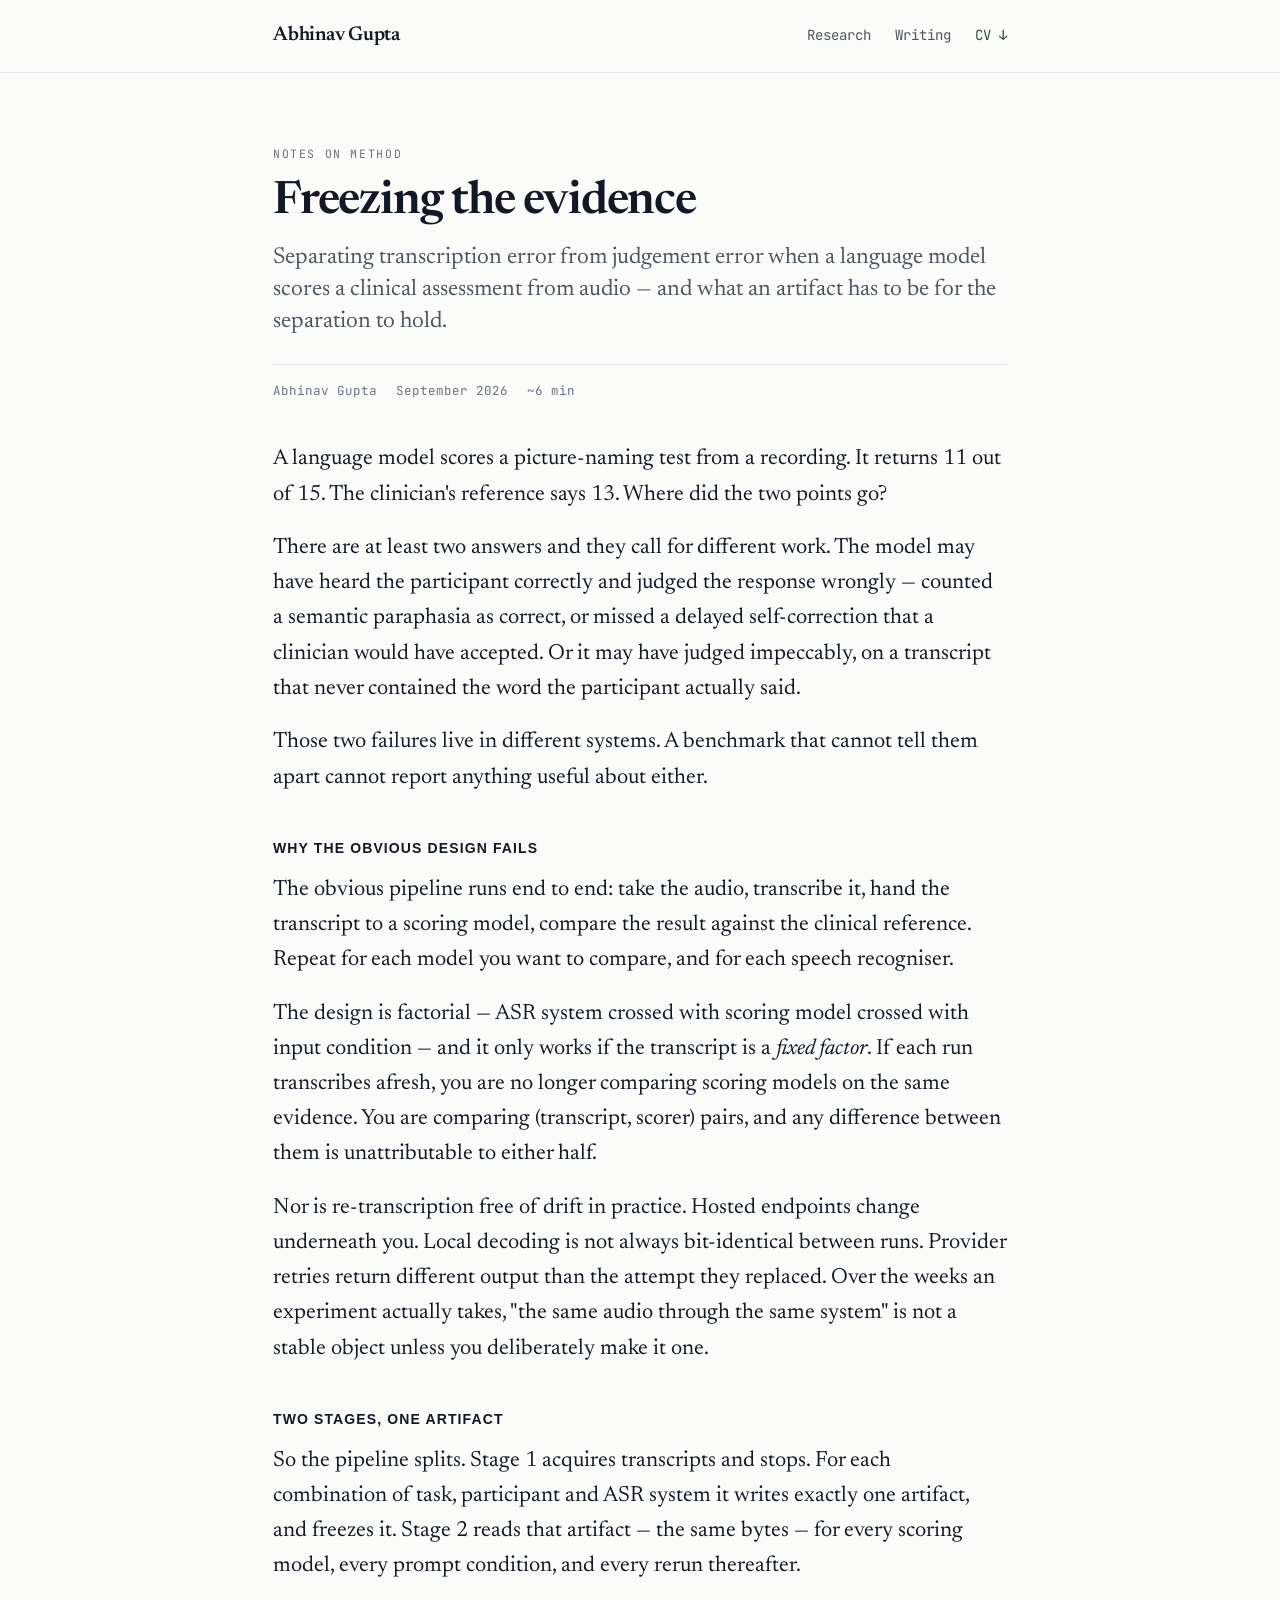
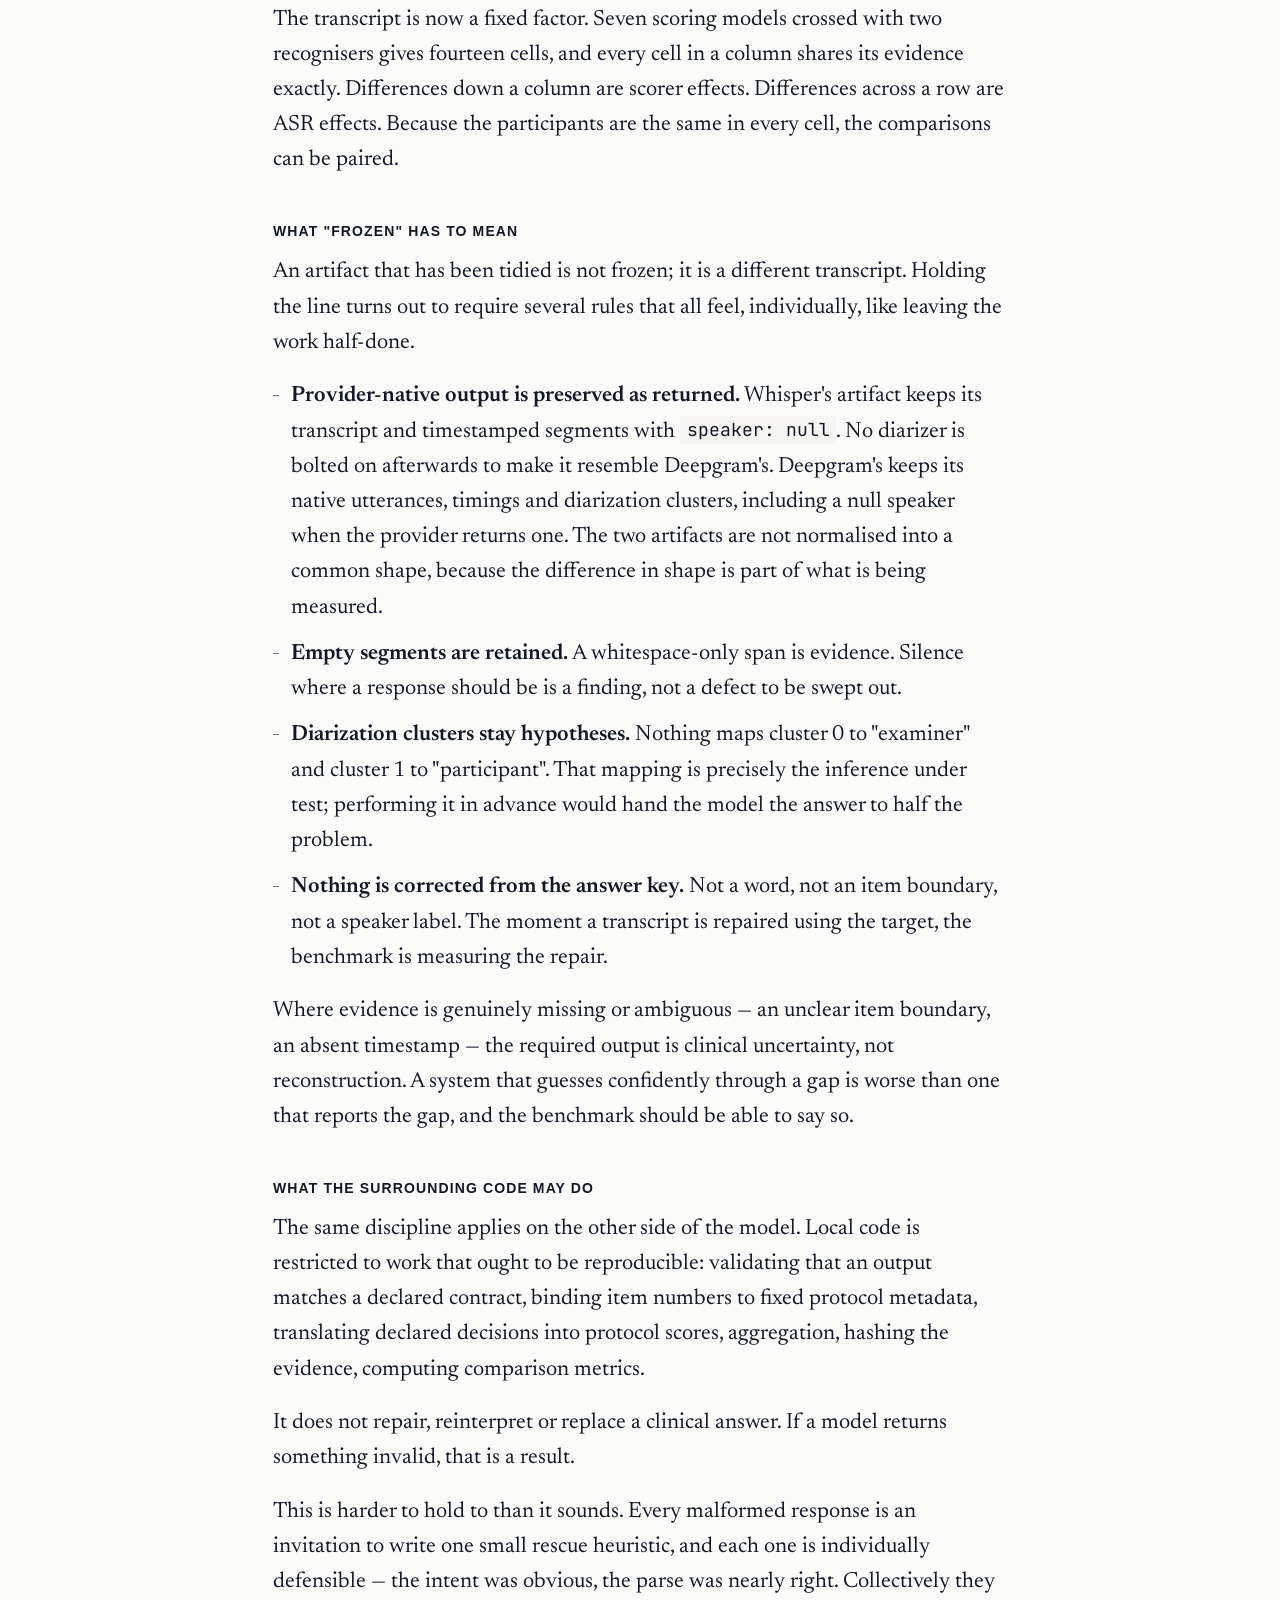
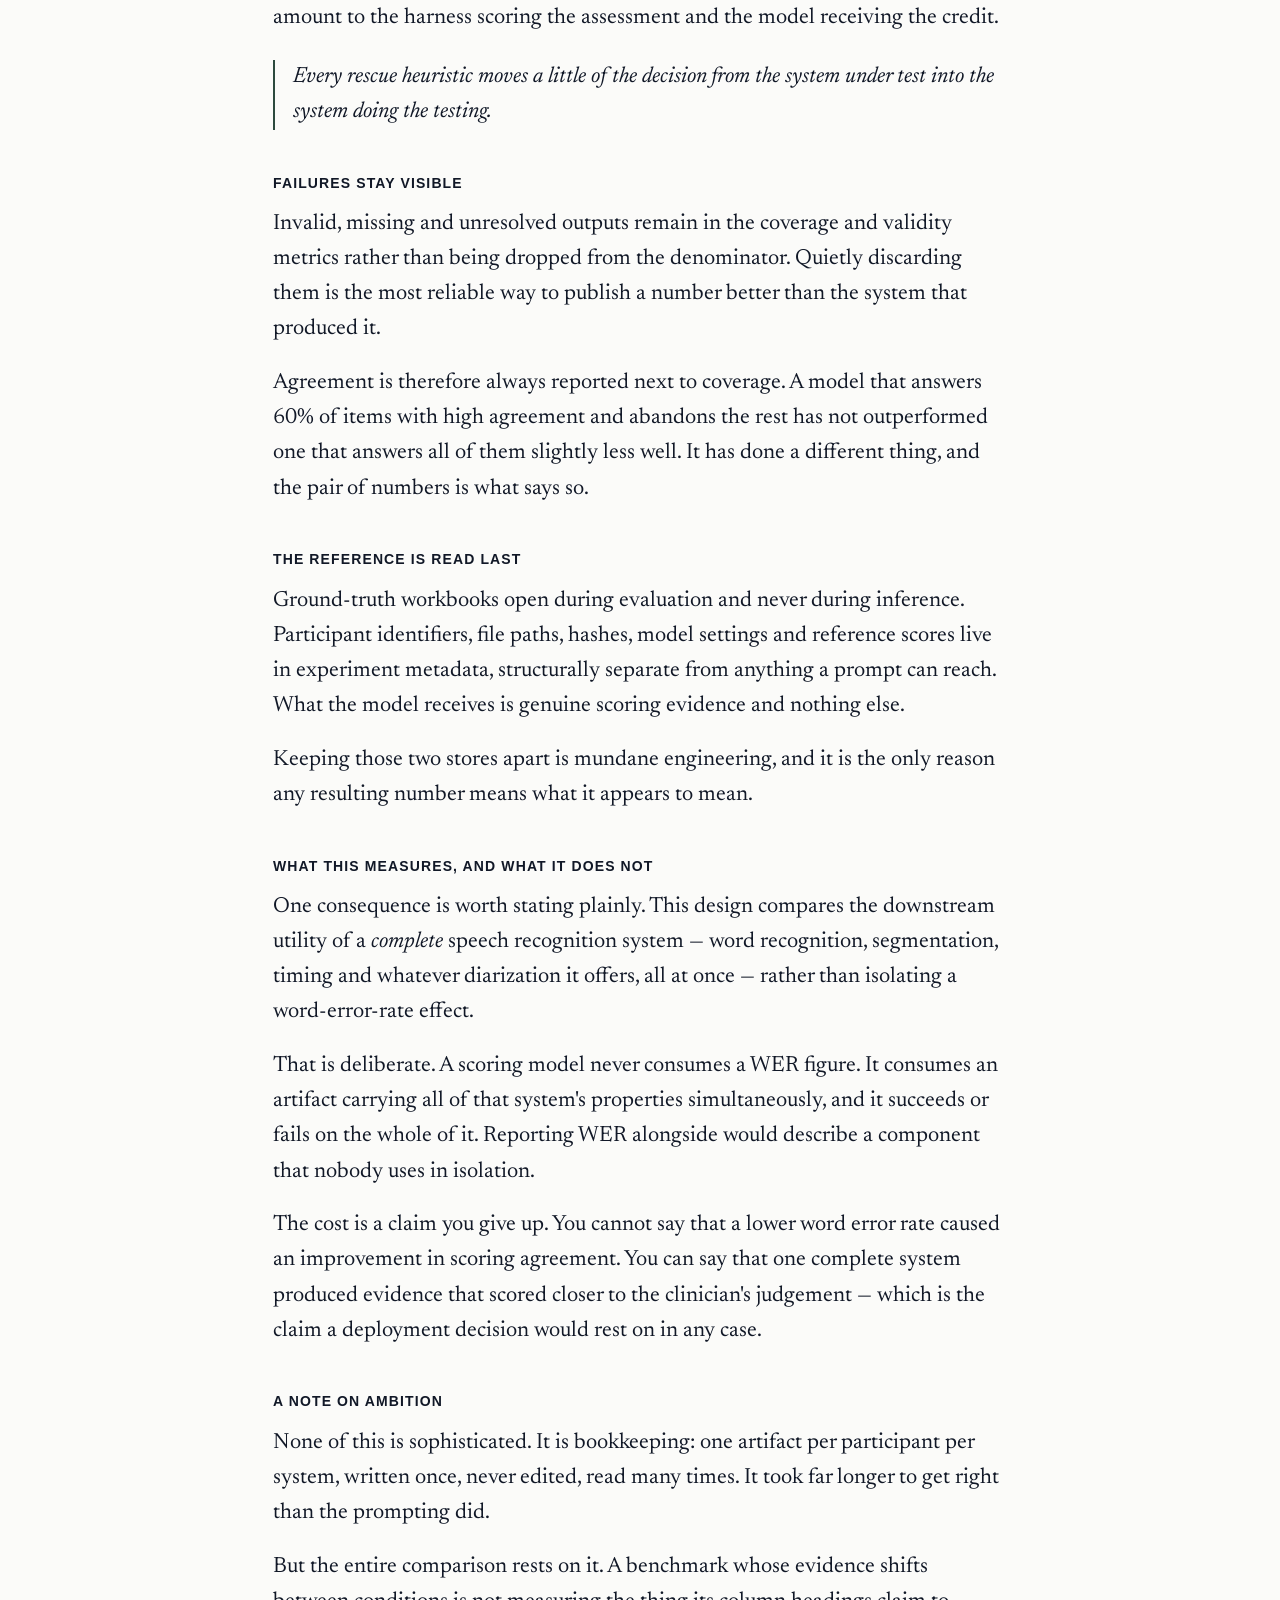
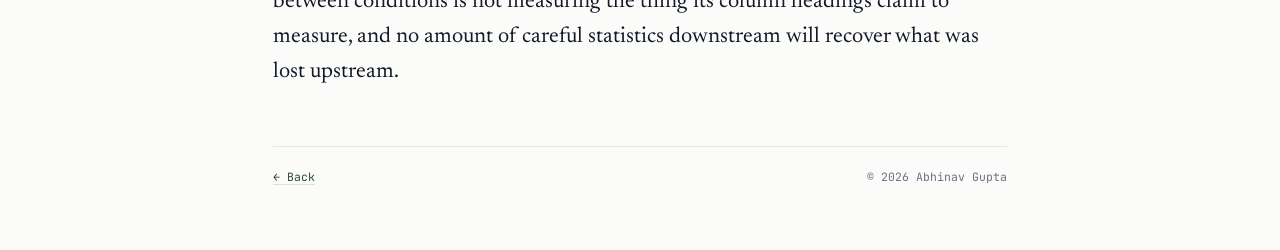
<file: writing/freezing-the-evidence.html>
<!DOCTYPE html>
<html lang="en">
<head>
<meta charset="UTF-8" />
<meta name="viewport" content="width=device-width, initial-scale=1" />
<title>Freezing the evidence — Abhinav Gupta</title>
<meta name="description" content="Separating transcription error from judgement error when a language model scores a clinical assessment from audio, and what an artifact has to be for the separation to hold." />
<link rel="canonical" href="https://rgabhi.github.io/writing/freezing-the-evidence.html" />

<meta property="og:type" content="article" />
<meta property="og:title" content="Freezing the evidence" />
<meta property="og:description" content="Separating transcription error from judgement error in a clinical scoring benchmark." />
<meta property="og:url" content="https://rgabhi.github.io/writing/freezing-the-evidence.html" />
<meta name="twitter:card" content="summary" />

<link rel="icon" href="data:image/svg+xml,<svg xmlns='http://www.w3.org/2000/svg' viewBox='0 0 32 32'><rect width='32' height='32' fill='%23FBFBF9'/><text x='16' y='23' font-family='Georgia,serif' font-size='21' font-weight='600' text-anchor='middle' fill='%232D4A3E'>A</text></svg>" />

<link rel="preconnect" href="https://fonts.googleapis.com" />
<link rel="preconnect" href="https://fonts.gstatic.com" crossorigin />
<link href="https://fonts.googleapis.com/css2?family=JetBrains+Mono:wght@400;500&family=Newsreader:ital,opsz,wght@0,6..72,400;0,6..72,500;0,6..72,600;1,6..72,400&display=swap" rel="stylesheet" />
<link rel="stylesheet" href="../portfolio/site.css?v=202609081927" />
</head>
<body>

<div class="topbar">
  <div class="article topbar-in">
    <a class="tb-name" href="../index.html">Abhinav Gupta</a>
    <nav class="tb-nav" aria-label="Site">
      <a href="../index.html#research">Research</a>
      <a href="../index.html#writing">Writing</a>
      <a class="cv" href="../Abhinav_Gupta_Resume.pdf">CV &darr;</a>
    </nav>
  </div>
</div>

<article class="article">

  <header class="article-head">
    <p class="kicker">Notes on method</p>
    <h1>Freezing the evidence</h1>
    <p class="standfirst">
      Separating transcription error from judgement error when a language model scores a
      clinical assessment from audio &mdash; and what an artifact has to be for the separation
      to hold.
    </p>
    <div class="byline">
      <span>Abhinav Gupta</span>
      <span>September 2026</span>
      <span>~6 min</span>
    </div>
  </header>

  <div class="prose">

    <p>
      A language model scores a picture-naming test from a recording. It returns 11 out of 15.
      The clinician's reference says 13. Where did the two points go?
    </p>

    <p>
      There are at least two answers and they call for different work. The model may have heard
      the participant correctly and judged the response wrongly &mdash; counted a semantic
      paraphasia as correct, or missed a delayed self-correction that a clinician would have
      accepted. Or it may have judged impeccably, on a transcript that never contained the word
      the participant actually said.
    </p>

    <p>
      Those two failures live in different systems. A benchmark that cannot tell them apart
      cannot report anything useful about either.
    </p>

    <h2>Why the obvious design fails</h2>

    <p>
      The obvious pipeline runs end to end: take the audio, transcribe it, hand the transcript
      to a scoring model, compare the result against the clinical reference. Repeat for each
      model you want to compare, and for each speech recogniser.
    </p>

    <p>
      The design is factorial &mdash; ASR system crossed with scoring model crossed with input
      condition &mdash; and it only works if the transcript is a <em>fixed factor</em>. If each
      run transcribes afresh, you are no longer comparing scoring models on the same evidence.
      You are comparing (transcript, scorer) pairs, and any difference between them is
      unattributable to either half.
    </p>

    <p>
      Nor is re-transcription free of drift in practice. Hosted endpoints change underneath you.
      Local decoding is not always bit-identical between runs. Provider retries return different
      output than the attempt they replaced. Over the weeks an experiment actually takes,
      "the same audio through the same system" is not a stable object unless you deliberately
      make it one.
    </p>

    <h2>Two stages, one artifact</h2>

    <p>
      So the pipeline splits. Stage 1 acquires transcripts and stops. For each combination of
      task, participant and ASR system it writes exactly one artifact, and freezes it. Stage 2
      reads that artifact &mdash; the same bytes &mdash; for every scoring model, every prompt
      condition, and every rerun thereafter.
    </p>

    <p>
      The transcript is now a fixed factor. Seven scoring models crossed with two recognisers
      gives fourteen cells, and every cell in a column shares its evidence exactly. Differences
      down a column are scorer effects. Differences across a row are ASR effects. Because the
      participants are the same in every cell, the comparisons can be paired.
    </p>

    <h2>What "frozen" has to mean</h2>

    <p>
      An artifact that has been tidied is not frozen; it is a different transcript. Holding the
      line turns out to require several rules that all feel, individually, like leaving the work
      half-done.
    </p>

    <ul>
      <li>
        <strong>Provider-native output is preserved as returned.</strong> Whisper's artifact
        keeps its transcript and timestamped segments with <code>speaker: null</code>. No
        diarizer is bolted on afterwards to make it resemble Deepgram's. Deepgram's keeps its
        native utterances, timings and diarization clusters, including a null speaker when the
        provider returns one. The two artifacts are not normalised into a common shape, because
        the difference in shape is part of what is being measured.
      </li>
      <li>
        <strong>Empty segments are retained.</strong> A whitespace-only span is evidence.
        Silence where a response should be is a finding, not a defect to be swept out.
      </li>
      <li>
        <strong>Diarization clusters stay hypotheses.</strong> Nothing maps cluster 0 to
        "examiner" and cluster 1 to "participant". That mapping is precisely the inference
        under test; performing it in advance would hand the model the answer to half the
        problem.
      </li>
      <li>
        <strong>Nothing is corrected from the answer key.</strong> Not a word, not an item
        boundary, not a speaker label. The moment a transcript is repaired using the target,
        the benchmark is measuring the repair.
      </li>
    </ul>

    <p>
      Where evidence is genuinely missing or ambiguous &mdash; an unclear item boundary, an
      absent timestamp &mdash; the required output is clinical uncertainty, not reconstruction.
      A system that guesses confidently through a gap is worse than one that reports the gap,
      and the benchmark should be able to say so.
    </p>

    <h2>What the surrounding code may do</h2>

    <p>
      The same discipline applies on the other side of the model. Local code is restricted to
      work that ought to be reproducible: validating that an output matches a declared contract,
      binding item numbers to fixed protocol metadata, translating declared decisions into
      protocol scores, aggregation, hashing the evidence, computing comparison metrics.
    </p>

    <p>
      It does not repair, reinterpret or replace a clinical answer. If a model returns something
      invalid, that is a result.
    </p>

    <p>
      This is harder to hold to than it sounds. Every malformed response is an invitation to
      write one small rescue heuristic, and each one is individually defensible &mdash; the
      intent was obvious, the parse was nearly right. Collectively they amount to the harness
      scoring the assessment and the model receiving the credit.
    </p>

    <blockquote>
      Every rescue heuristic moves a little of the decision from the system under test into the
      system doing the testing.
    </blockquote>

    <h2>Failures stay visible</h2>

    <p>
      Invalid, missing and unresolved outputs remain in the coverage and validity metrics rather
      than being dropped from the denominator. Quietly discarding them is the most reliable way
      to publish a number better than the system that produced it.
    </p>

    <p>
      Agreement is therefore always reported next to coverage. A model that answers 60% of items
      with high agreement and abandons the rest has not outperformed one that answers all of
      them slightly less well. It has done a different thing, and the pair of numbers is what
      says so.
    </p>

    <h2>The reference is read last</h2>

    <p>
      Ground-truth workbooks open during evaluation and never during inference. Participant
      identifiers, file paths, hashes, model settings and reference scores live in experiment
      metadata, structurally separate from anything a prompt can reach. What the model receives
      is genuine scoring evidence and nothing else.
    </p>

    <p>
      Keeping those two stores apart is mundane engineering, and it is the only reason any
      resulting number means what it appears to mean.
    </p>

    <h2>What this measures, and what it does not</h2>

    <p>
      One consequence is worth stating plainly. This design compares the downstream utility of a
      <em>complete</em> speech recognition system &mdash; word recognition, segmentation, timing
      and whatever diarization it offers, all at once &mdash; rather than isolating a
      word-error-rate effect.
    </p>

    <p>
      That is deliberate. A scoring model never consumes a WER figure. It consumes an artifact
      carrying all of that system's properties simultaneously, and it succeeds or fails on the
      whole of it. Reporting WER alongside would describe a component that nobody uses in
      isolation.
    </p>

    <p>
      The cost is a claim you give up. You cannot say that a lower word error rate caused an
      improvement in scoring agreement. You can say that one complete system produced evidence
      that scored closer to the clinician's judgement &mdash; which is the claim a deployment
      decision would rest on in any case.
    </p>

    <h2>A note on ambition</h2>

    <p>
      None of this is sophisticated. It is bookkeeping: one artifact per participant per system,
      written once, never edited, read many times. It took far longer to get right than the
      prompting did.
    </p>

    <p>
      But the entire comparison rests on it. A benchmark whose evidence shifts between
      conditions is not measuring the thing its column headings claim to measure, and no amount
      of careful statistics downstream will recover what was lost upstream.
    </p>

  </div>

  <footer class="article-foot">
    <span><a href="../index.html">&larr; Back</a></span>
    <span>&copy; 2026 Abhinav Gupta</span>
  </footer>

</article>
</body>
</html>
</file>
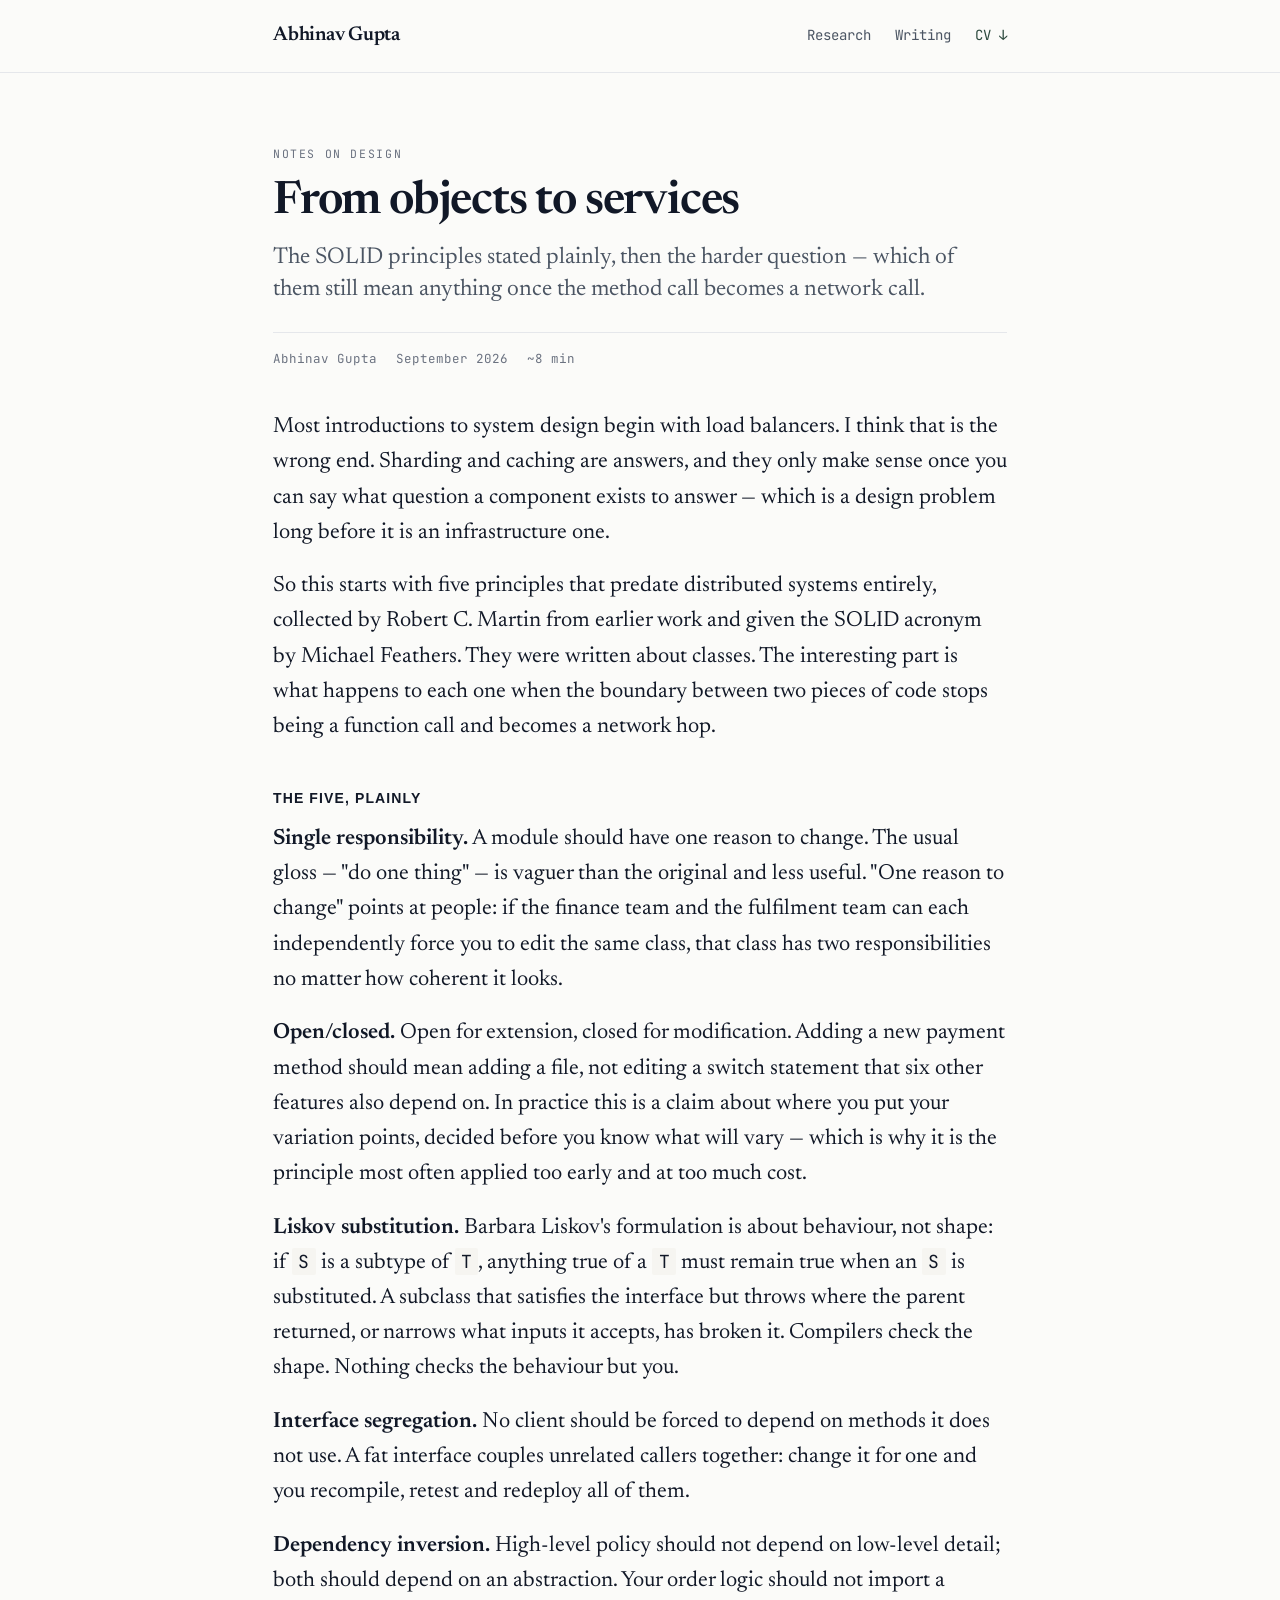
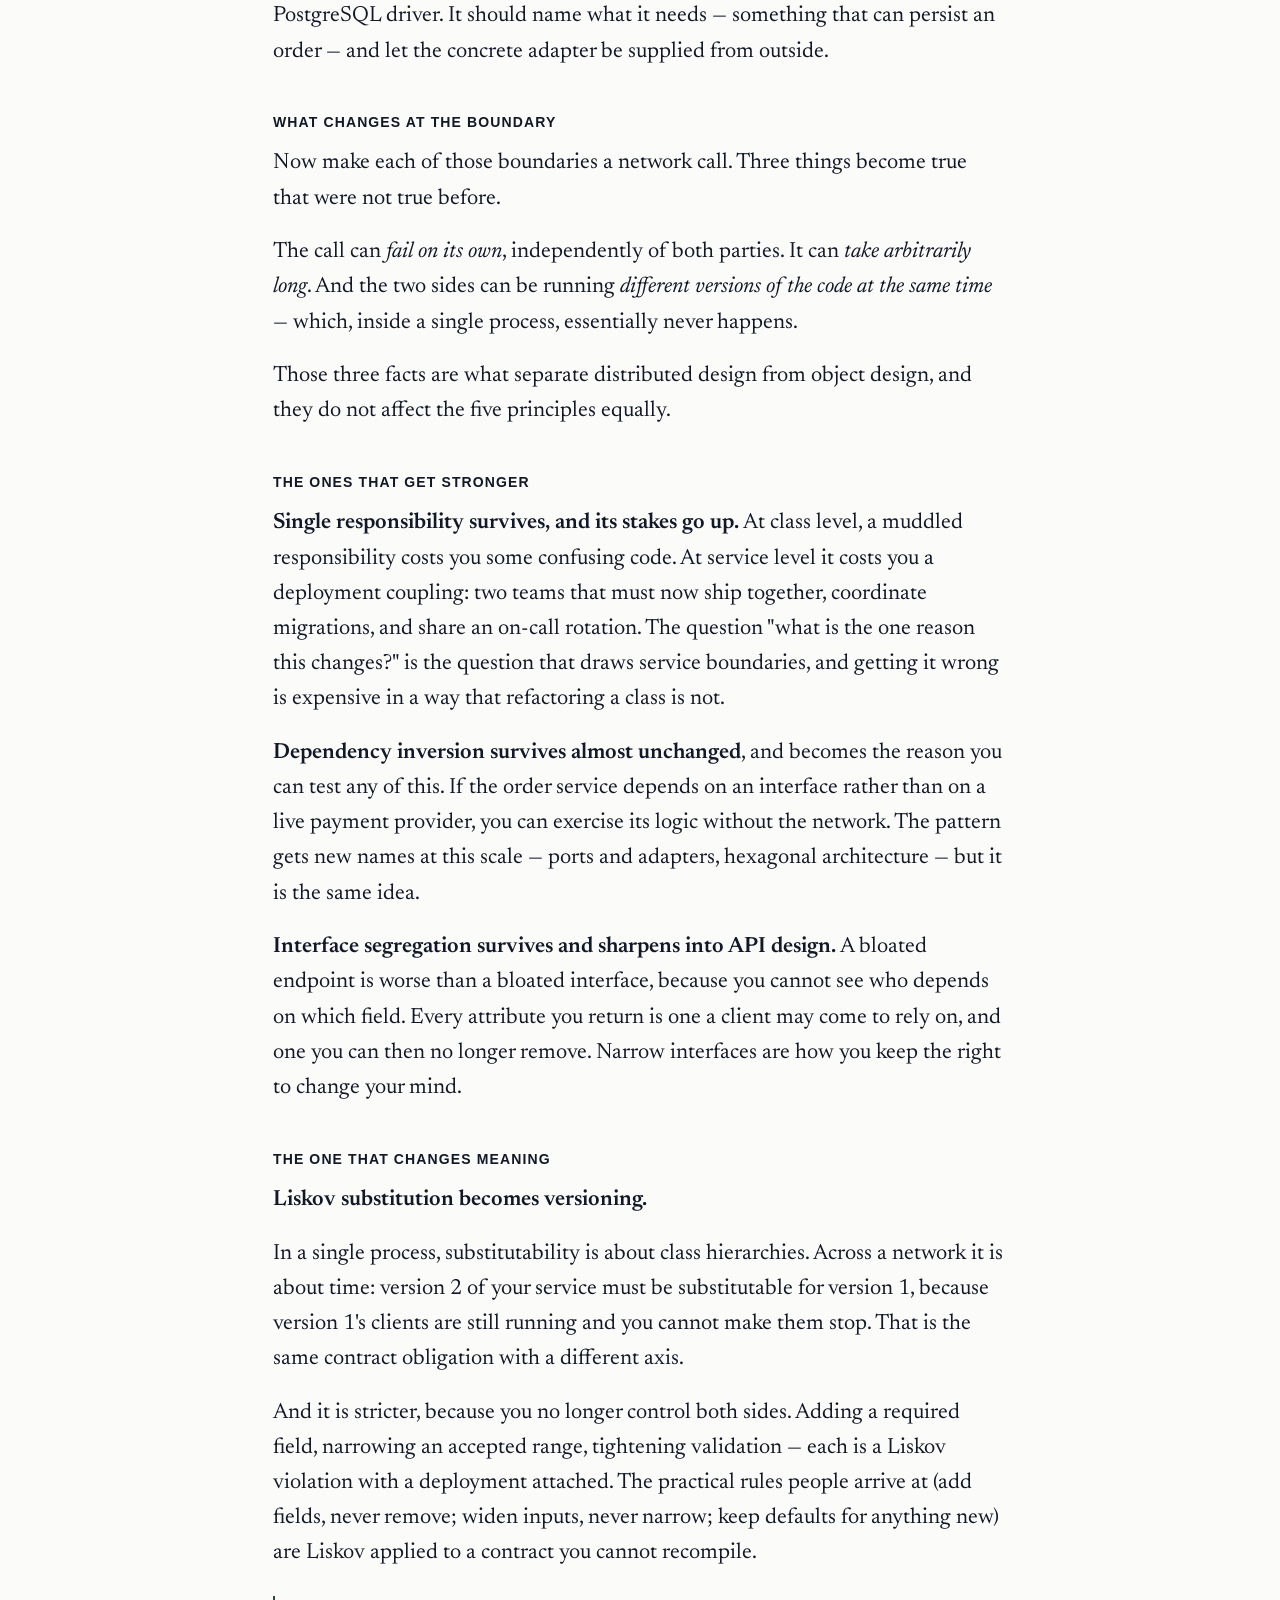
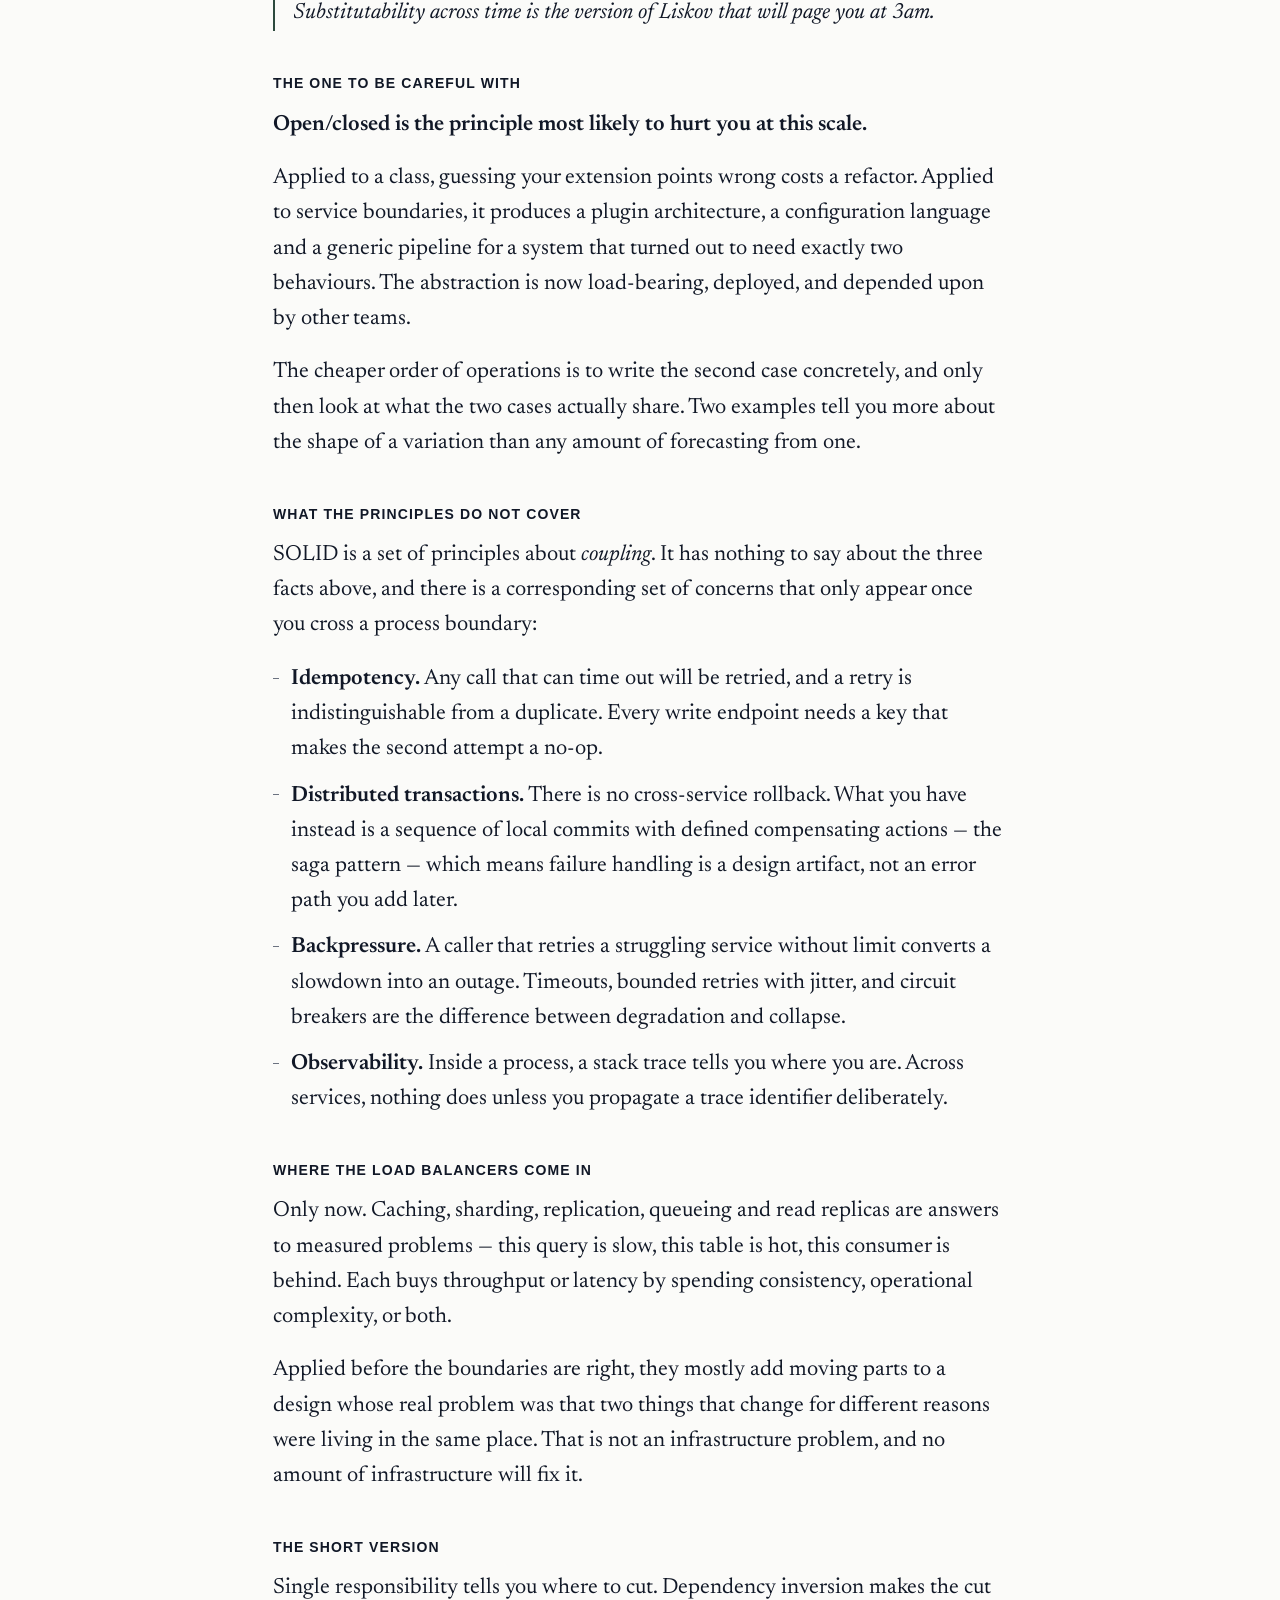
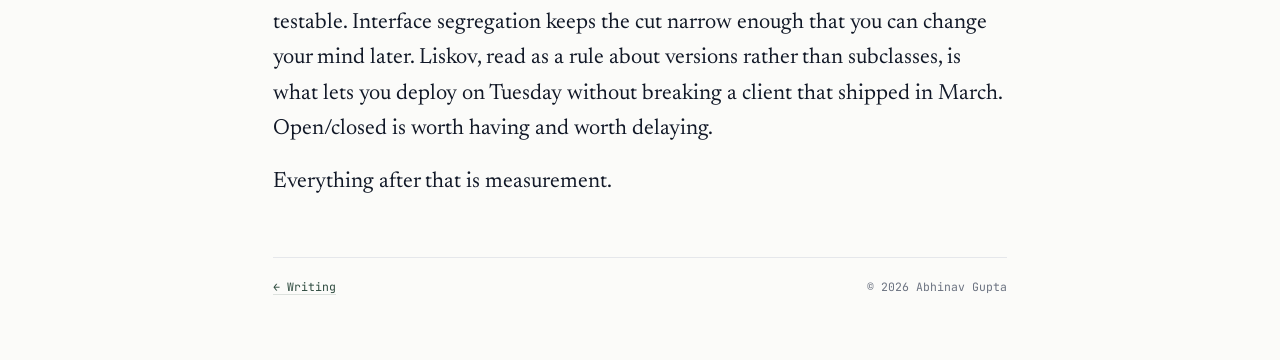
<file: writing/from-objects-to-services.html>
<!DOCTYPE html>
<html lang="en">
<head>
<meta charset="UTF-8" />
<meta name="viewport" content="width=device-width, initial-scale=1" />
<title>From objects to services — Abhinav Gupta</title>
<meta name="description" content="The SOLID principles stated plainly, then the harder question: which of them still mean anything once the method call becomes a network call." />
<link rel="canonical" href="https://rgabhi.github.io/writing/from-objects-to-services.html" />

<meta property="og:type" content="article" />
<meta property="og:title" content="From objects to services" />
<meta property="og:description" content="SOLID stated plainly, and what survives the network boundary." />
<meta property="og:url" content="https://rgabhi.github.io/writing/from-objects-to-services.html" />
<meta name="twitter:card" content="summary" />

<link rel="icon" href="data:image/svg+xml,<svg xmlns='http://www.w3.org/2000/svg' viewBox='0 0 32 32'><rect width='32' height='32' fill='%23FBFBF9'/><text x='16' y='23' font-family='Georgia,serif' font-size='21' font-weight='600' text-anchor='middle' fill='%232D4A3E'>A</text></svg>" />

<link rel="preconnect" href="https://fonts.googleapis.com" />
<link rel="preconnect" href="https://fonts.gstatic.com" crossorigin />
<link href="https://fonts.googleapis.com/css2?family=JetBrains+Mono:wght@400;500&family=Newsreader:ital,opsz,wght@0,6..72,400;0,6..72,500;0,6..72,600;1,6..72,400&display=swap" rel="stylesheet" />
<link rel="stylesheet" href="../portfolio/site.css?v=202609081927" />
</head>
<body>

<div class="topbar">
  <div class="article topbar-in">
    <a class="tb-name" href="../index.html">Abhinav Gupta</a>
    <nav class="tb-nav" aria-label="Site">
      <a href="../index.html#research">Research</a>
      <a href="../index.html#writing">Writing</a>
      <a class="cv" href="../Abhinav_Gupta_Resume.pdf">CV &darr;</a>
    </nav>
  </div>
</div>

<article class="article">

  <header class="article-head">
    <p class="kicker">Notes on design</p>
    <h1>From objects to services</h1>
    <p class="standfirst">
      The SOLID principles stated plainly, then the harder question &mdash; which of them still
      mean anything once the method call becomes a network call.
    </p>
    <div class="byline">
      <span>Abhinav Gupta</span>
      <span>September 2026</span>
      <span>~8 min</span>
    </div>
  </header>

  <div class="prose">

    <p>
      Most introductions to system design begin with load balancers. I think that is the wrong
      end. Sharding and caching are answers, and they only make sense once you can say what
      question a component exists to answer &mdash; which is a design problem long before it is
      an infrastructure one.
    </p>

    <p>
      So this starts with five principles that predate distributed systems entirely, collected
      by Robert C. Martin from earlier work and given the SOLID acronym by Michael Feathers.
      They were written about classes. The interesting part is what happens to each one when the
      boundary between two pieces of code stops being a function call and becomes a network hop.
    </p>

    <h2>The five, plainly</h2>

    <p>
      <strong>Single responsibility.</strong> A module should have one reason to change. The
      usual gloss &mdash; "do one thing" &mdash; is vaguer than the original and less useful.
      "One reason to change" points at people: if the finance team and the fulfilment team can
      each independently force you to edit the same class, that class has two responsibilities
      no matter how coherent it looks.
    </p>

    <p>
      <strong>Open/closed.</strong> Open for extension, closed for modification. Adding a new
      payment method should mean adding a file, not editing a switch statement that six other
      features also depend on. In practice this is a claim about where you put your variation
      points, decided before you know what will vary &mdash; which is why it is the principle
      most often applied too early and at too much cost.
    </p>

    <p>
      <strong>Liskov substitution.</strong> Barbara Liskov's formulation is about behaviour, not
      shape: if <code>S</code> is a subtype of <code>T</code>, anything true of a
      <code>T</code> must remain true when an <code>S</code> is substituted. A subclass that
      satisfies the interface but throws where the parent returned, or narrows what inputs it
      accepts, has broken it. Compilers check the shape. Nothing checks the behaviour but you.
    </p>

    <p>
      <strong>Interface segregation.</strong> No client should be forced to depend on methods it
      does not use. A fat interface couples unrelated callers together: change it for one and
      you recompile, retest and redeploy all of them.
    </p>

    <p>
      <strong>Dependency inversion.</strong> High-level policy should not depend on low-level
      detail; both should depend on an abstraction. Your order logic should not import a
      PostgreSQL driver. It should name what it needs &mdash; something that can persist an
      order &mdash; and let the concrete adapter be supplied from outside.
    </p>

    <h2>What changes at the boundary</h2>

    <p>
      Now make each of those boundaries a network call. Three things become true that were not
      true before.
    </p>

    <p>
      The call can <em>fail on its own</em>, independently of both parties. It can <em>take
      arbitrarily long</em>. And the two sides can be running <em>different versions of the
      code at the same time</em> &mdash; which, inside a single process, essentially never
      happens.
    </p>

    <p>
      Those three facts are what separate distributed design from object design, and they do
      not affect the five principles equally.
    </p>

    <h2>The ones that get stronger</h2>

    <p>
      <strong>Single responsibility survives, and its stakes go up.</strong> At class level, a
      muddled responsibility costs you some confusing code. At service level it costs you a
      deployment coupling: two teams that must now ship together, coordinate migrations, and
      share an on-call rotation. The question "what is the one reason this changes?" is the
      question that draws service boundaries, and getting it wrong is expensive in a way that
      refactoring a class is not.
    </p>

    <p>
      <strong>Dependency inversion survives almost unchanged</strong>, and becomes the reason
      you can test any of this. If the order service depends on an interface rather than on a
      live payment provider, you can exercise its logic without the network. The pattern gets
      new names at this scale &mdash; ports and adapters, hexagonal architecture &mdash; but it
      is the same idea.
    </p>

    <p>
      <strong>Interface segregation survives and sharpens into API design.</strong> A bloated
      endpoint is worse than a bloated interface, because you cannot see who depends on which
      field. Every attribute you return is one a client may come to rely on, and one you can
      then no longer remove. Narrow interfaces are how you keep the right to change your mind.
    </p>

    <h2>The one that changes meaning</h2>

    <p>
      <strong>Liskov substitution becomes versioning.</strong>
    </p>

    <p>
      In a single process, substitutability is about class hierarchies. Across a network it is
      about time: version 2 of your service must be substitutable for version 1, because
      version 1's clients are still running and you cannot make them stop. That is the same
      contract obligation with a different axis.
    </p>

    <p>
      And it is stricter, because you no longer control both sides. Adding a required field,
      narrowing an accepted range, tightening validation &mdash; each is a Liskov violation with
      a deployment attached. The practical rules people arrive at (add fields, never remove;
      widen inputs, never narrow; keep defaults for anything new) are Liskov applied to a
      contract you cannot recompile.
    </p>

    <blockquote>
      Substitutability across time is the version of Liskov that will page you at 3am.
    </blockquote>

    <h2>The one to be careful with</h2>

    <p>
      <strong>Open/closed is the principle most likely to hurt you at this scale.</strong>
    </p>

    <p>
      Applied to a class, guessing your extension points wrong costs a refactor. Applied to
      service boundaries, it produces a plugin architecture, a configuration language and a
      generic pipeline for a system that turned out to need exactly two behaviours. The
      abstraction is now load-bearing, deployed, and depended upon by other teams.
    </p>

    <p>
      The cheaper order of operations is to write the second case concretely, and only then look
      at what the two cases actually share. Two examples tell you more about the shape of a
      variation than any amount of forecasting from one.
    </p>

    <h2>What the principles do not cover</h2>

    <p>
      SOLID is a set of principles about <em>coupling</em>. It has nothing to say about the
      three facts above, and there is a corresponding set of concerns that only appear once you
      cross a process boundary:
    </p>

    <ul>
      <li>
        <strong>Idempotency.</strong> Any call that can time out will be retried, and a retry is
        indistinguishable from a duplicate. Every write endpoint needs a key that makes the
        second attempt a no-op.
      </li>
      <li>
        <strong>Distributed transactions.</strong> There is no cross-service rollback. What you
        have instead is a sequence of local commits with defined compensating actions &mdash;
        the saga pattern &mdash; which means failure handling is a design artifact, not an
        error path you add later.
      </li>
      <li>
        <strong>Backpressure.</strong> A caller that retries a struggling service without limit
        converts a slowdown into an outage. Timeouts, bounded retries with jitter, and circuit
        breakers are the difference between degradation and collapse.
      </li>
      <li>
        <strong>Observability.</strong> Inside a process, a stack trace tells you where you are.
        Across services, nothing does unless you propagate a trace identifier deliberately.
      </li>
    </ul>

    <h2>Where the load balancers come in</h2>

    <p>
      Only now. Caching, sharding, replication, queueing and read replicas are answers to
      measured problems &mdash; this query is slow, this table is hot, this consumer is behind.
      Each buys throughput or latency by spending consistency, operational complexity, or both.
    </p>

    <p>
      Applied before the boundaries are right, they mostly add moving parts to a design whose
      real problem was that two things that change for different reasons were living in the same
      place. That is not an infrastructure problem, and no amount of infrastructure will fix it.
    </p>

    <h2>The short version</h2>

    <p>
      Single responsibility tells you where to cut. Dependency inversion makes the cut testable.
      Interface segregation keeps the cut narrow enough that you can change your mind later.
      Liskov, read as a rule about versions rather than subclasses, is what lets you deploy on
      Tuesday without breaking a client that shipped in March. Open/closed is worth having and
      worth delaying.
    </p>

    <p>
      Everything after that is measurement.
    </p>

  </div>

  <footer class="article-foot">
    <span><a href="../index.html#writing">&larr; Writing</a></span>
    <span>&copy; 2026 Abhinav Gupta</span>
  </footer>

</article>
</body>
</html>
</file>
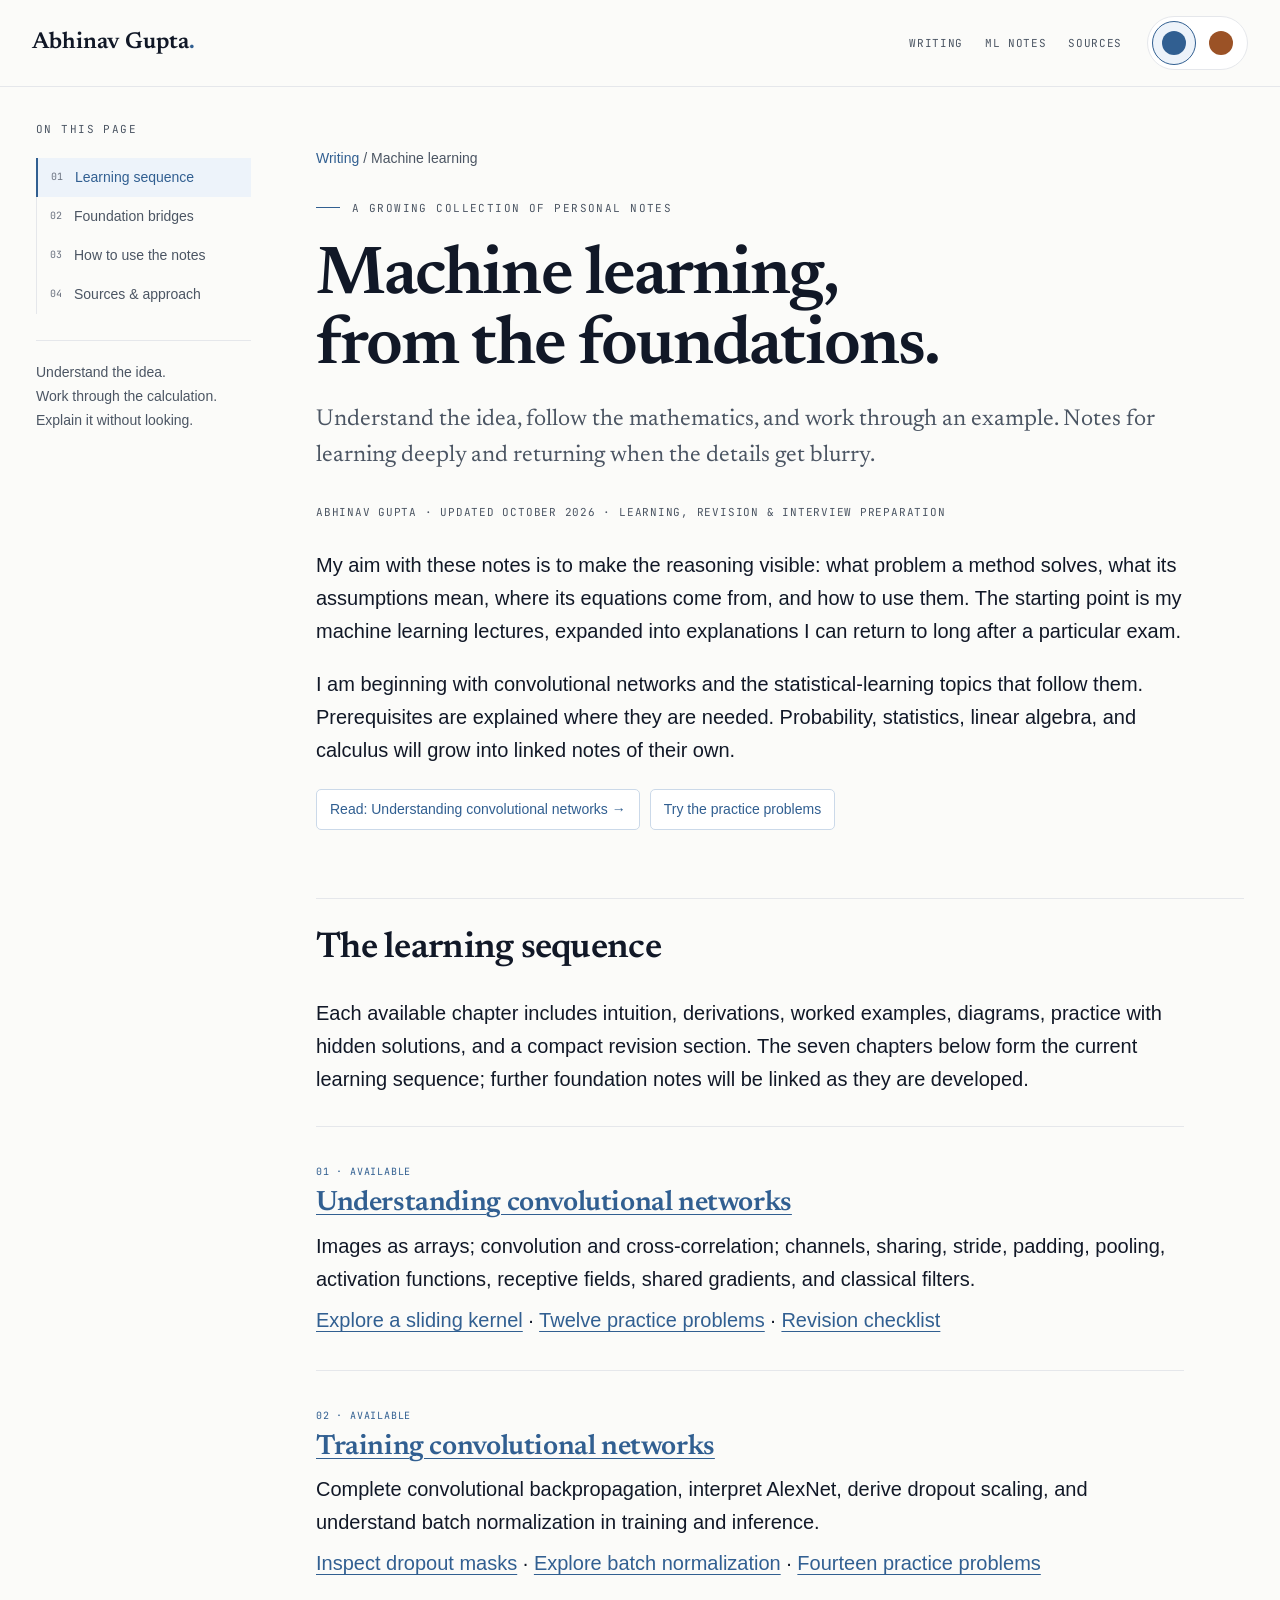
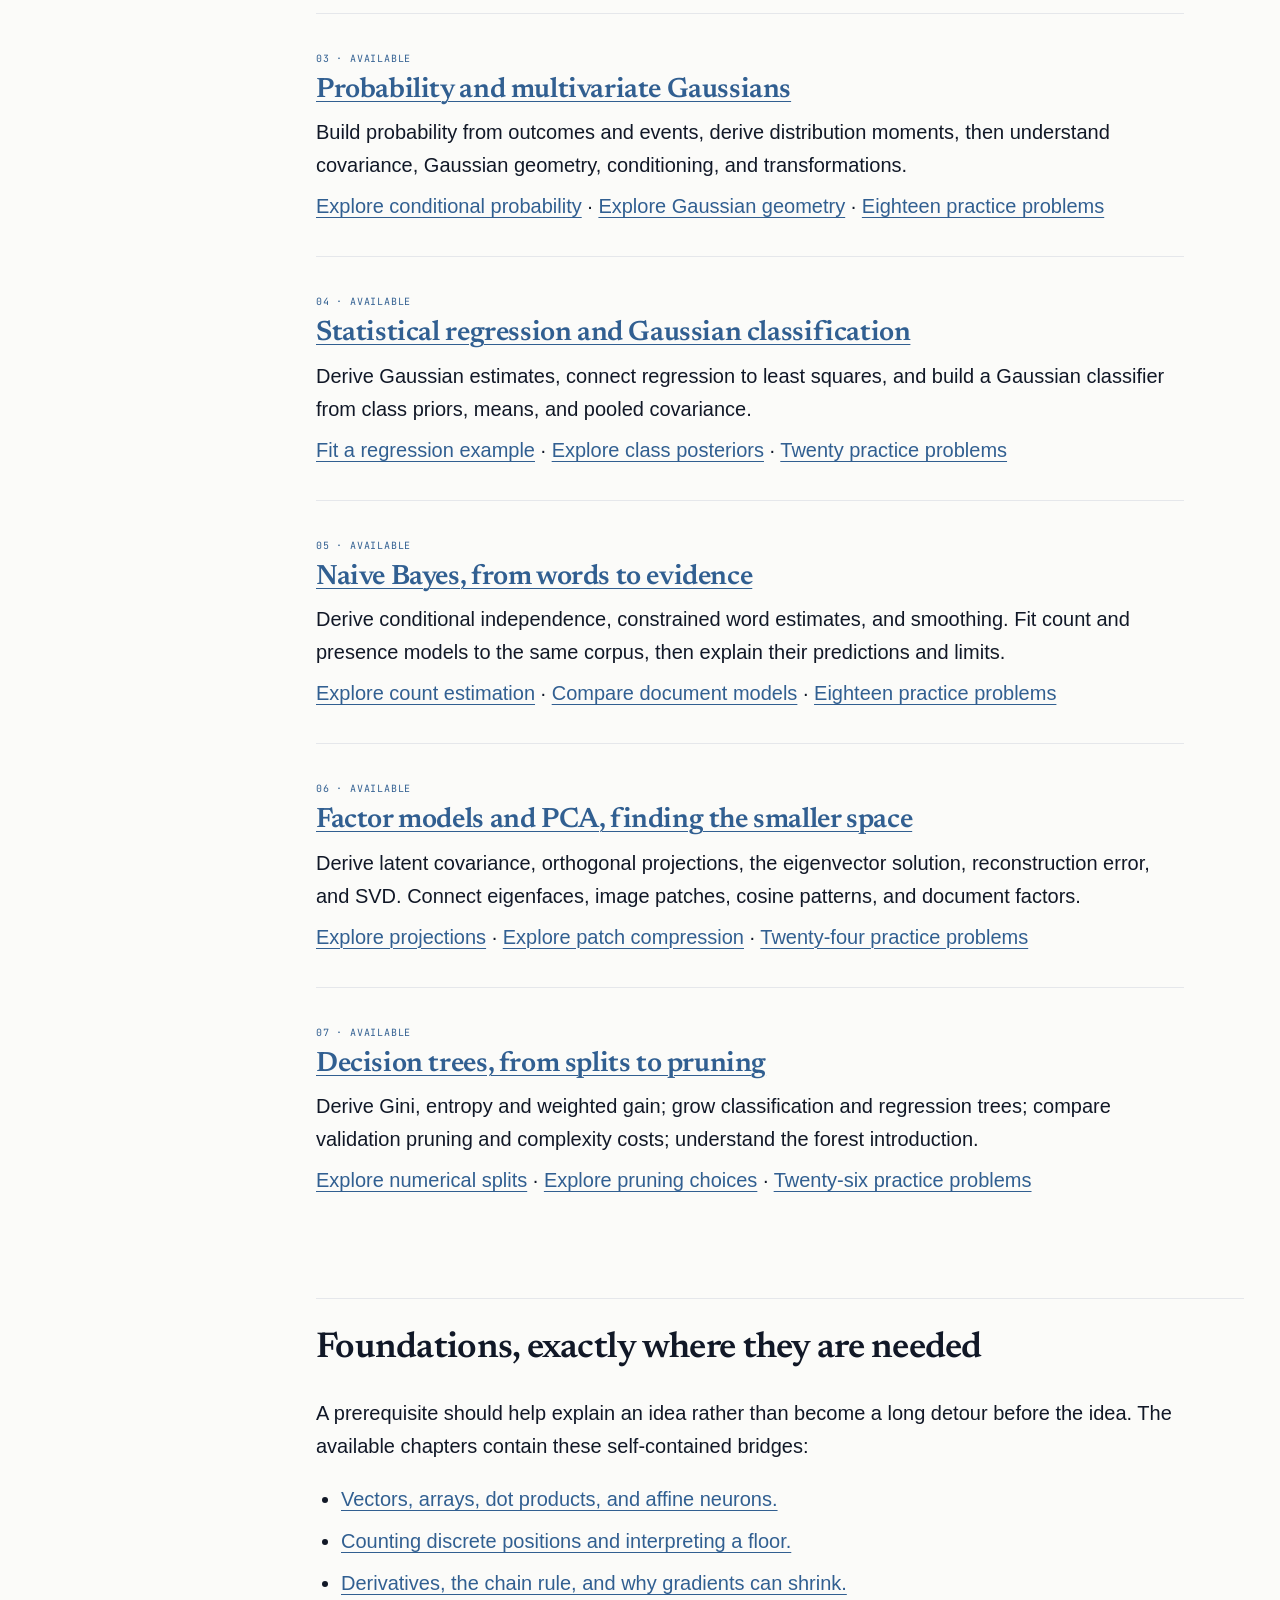
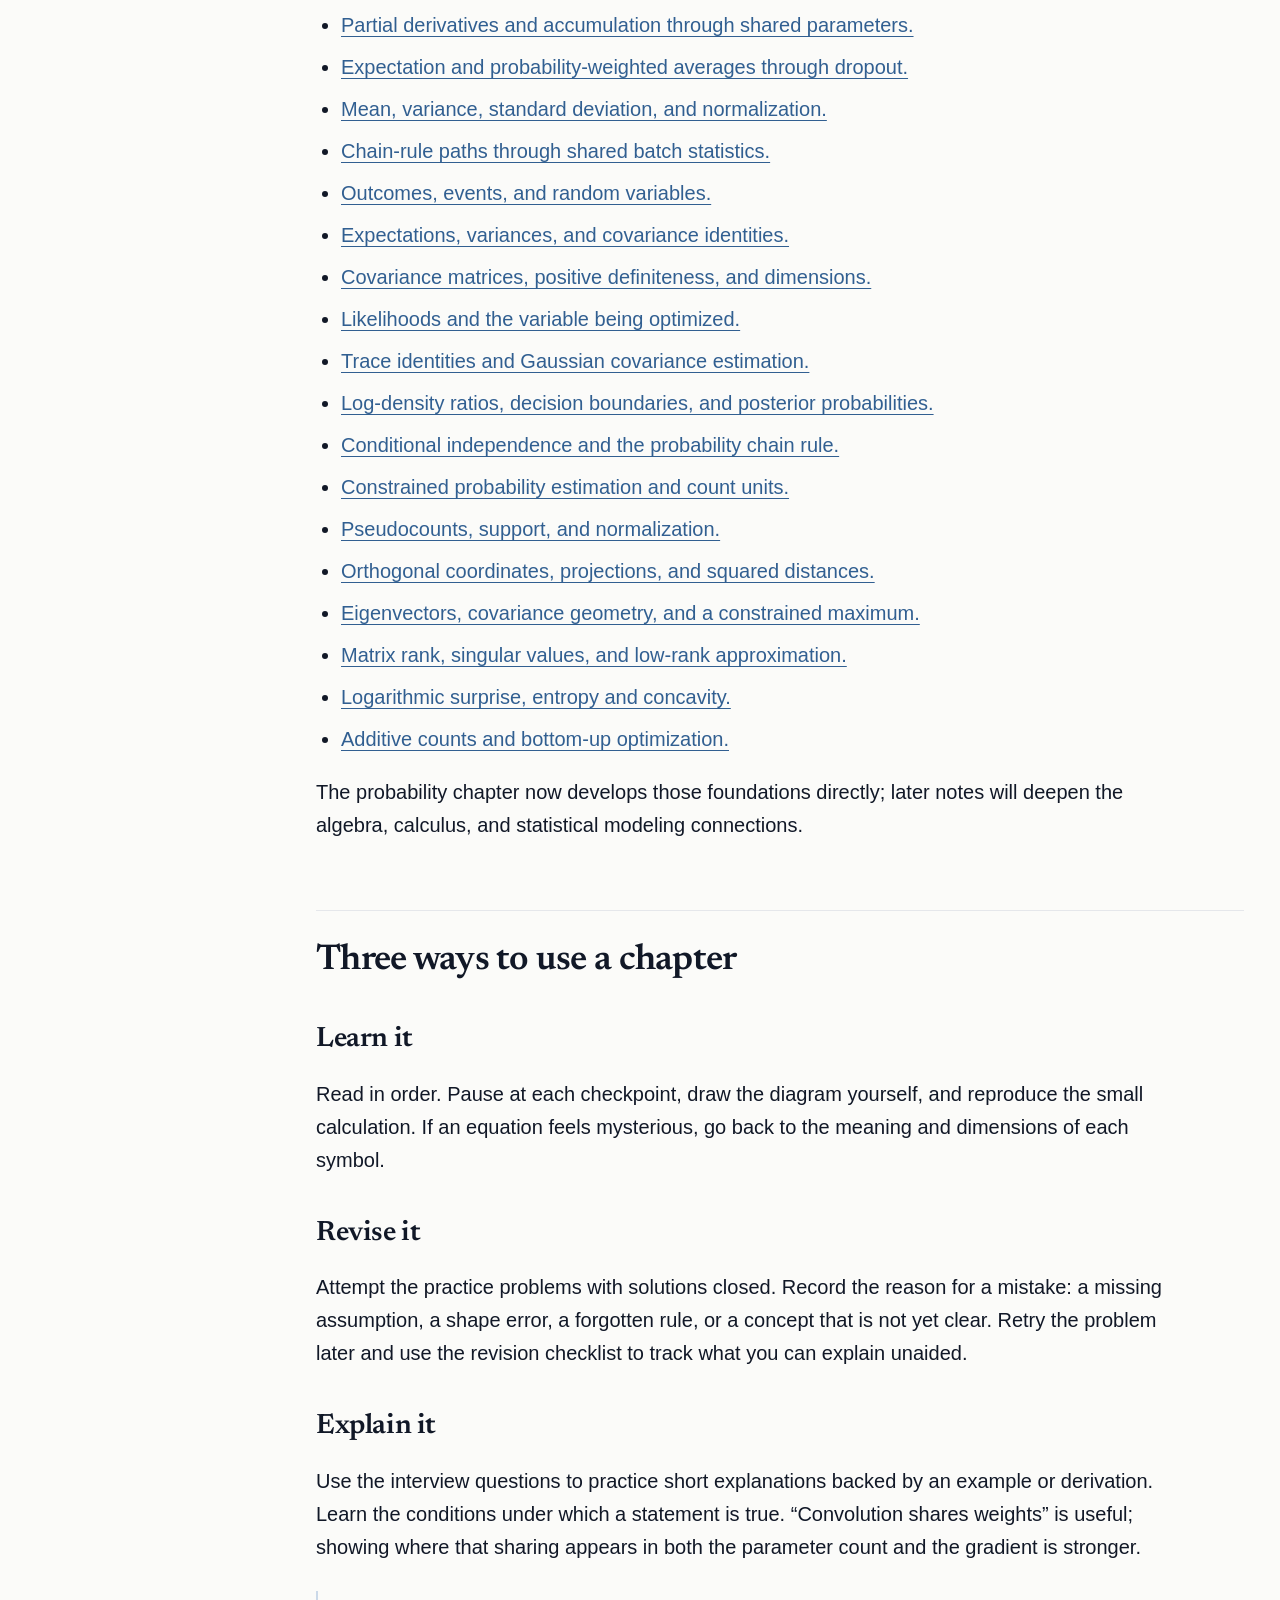
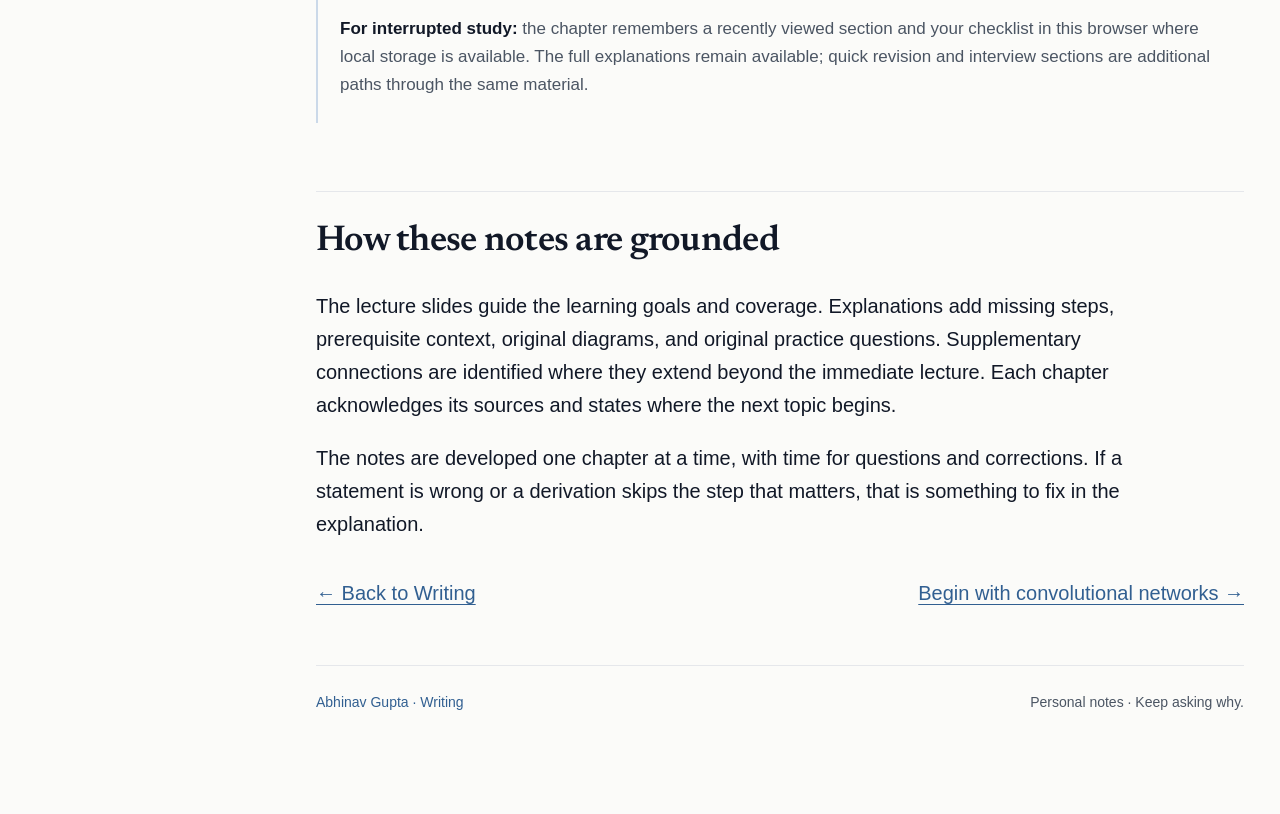
<file: writing/machine-learning.html>
<!doctype html>
<html lang="en" data-accent="blue"><head><meta charset="utf-8"><meta name="viewport" content="width=device-width,initial-scale=1">
<title>Machine learning, from the foundations — Abhinav Gupta</title><meta name="description" content="Personal machine learning notes with foundational explanations, derivations, diagrams, worked examples, and practice for revision and interviews."><link rel="canonical" href="https://rgabhi.github.io/writing/machine-learning.html"><meta property="og:type" content="article"><meta property="og:title" content="Machine learning, from the foundations — Abhinav Gupta"><meta property="og:description" content="Personal machine learning notes with foundational explanations, derivations, diagrams, worked examples, and practice for revision and interviews."><meta property="og:url" content="https://rgabhi.github.io/writing/machine-learning.html"><meta name="twitter:card" content="summary"><link rel="icon" href="../assets/portrait.jpg">
<script>try{document.documentElement.dataset.accent=localStorage.getItem('learning-guide-accent')==='orange'?'orange':'blue'}catch{}</script><link rel="stylesheet" href="assets/fonts/fonts.css"><link rel="stylesheet" href="assets/article-notes.css"><link rel="stylesheet" href="assets/ml-notes.css"><script defer src="assets/article-guide.js"></script><script defer src="assets/ml-notes.js"></script></head><body>
<a class="skip-link" href="#article">Skip to notes</a>
<header class="topbar"><a class="brand" href="../index.html">Abhinav Gupta<span class="brand-dot">.</span></a><div class="header-tools"><nav class="links" aria-label="Article links"><a href="../index.html#writing">Writing</a><a href="machine-learning.html">ML notes</a><a href="#references">Sources</a></nav><div class="palette-toggle" role="group" aria-label="Article colour palette"><button type="button" data-accent-option="blue" aria-pressed="true" aria-label="Blue palette" title="Blue palette"><span class="palette-dot blue" aria-hidden="true"></span></button><button type="button" data-accent-option="orange" aria-pressed="false" aria-label="Orange palette" title="Orange palette"><span class="palette-dot orange" aria-hidden="true"></span></button></div></div></header><div class="progress" aria-hidden="true"></div>
<div class="layout"><aside class="rail" aria-label="Article navigation"><div class="eyebrow">On this page</div><nav><a href="#chapters"><span>01</span>Learning sequence</a><a href="#foundations"><span>02</span>Foundation bridges</a><a href="#study"><span>03</span>How to use the notes</a><a href="#references"><span>04</span>Sources &amp; approach</a></nav><div class="note">Understand the idea.<br>Work through the calculation.<br>Explain it without looking.</div></aside><main id="article"><p class="breadcrumb"><a href="../index.html#writing">Writing</a> / Machine learning</p>
<div class="eyebrow hero-kicker">A growing collection of personal notes</div><h1>Machine learning,<br>from the foundations.</h1>
<p class="chapter-deck">Understand the idea, follow the mathematics, and work through an example. Notes for learning deeply and returning when the details get blurry.</p>
<div class="chapter-meta">Abhinav Gupta · Updated October 2026 · Learning, revision &amp; interview preparation</div>
<p>My aim with these notes is to make the reasoning visible: what problem a method solves, what its assumptions mean, where its equations come from, and how to use them. The starting point is my machine learning lectures, expanded into explanations I can return to long after a particular exam.</p>
<p>I am beginning with convolutional networks and the statistical-learning topics that follow them. Prerequisites are explained where they are needed. Probability, statistics, linear algebra, and calculus will grow into linked notes of their own.</p>
<div class="chapter-tools"><a href="cnn-foundations.html">Read: Understanding convolutional networks →</a><a href="cnn-foundations.html#practice">Try the practice problems</a></div>
<details class="mobile-contents"><summary>Contents · choose a section</summary><nav aria-label="Chapter contents"><ul><li><a href="#chapters">01 · Learning sequence</a></li><li><a href="#foundations">02 · Foundation bridges</a></li><li><a href="#study">03 · How to use the notes</a></li><li><a href="#references">04 · Sources &amp; approach</a></li></ul></nav></details>
<h2 id="chapters">The learning sequence</h2><p>Each available chapter includes intuition, derivations, worked examples, diagrams, practice with hidden solutions, and a compact revision section. The seven chapters below form the current learning sequence; further foundation notes will be linked as they are developed.</p>
<ol class="chapter-list"><li><span class="status ready">01 · Available</span><h3><a href="cnn-foundations.html">Understanding convolutional networks</a></h3><p>Images as arrays; convolution and cross-correlation; channels, sharing, stride, padding, pooling, activation functions, receptive fields, shared gradients, and classical filters.</p><p><a href="cnn-foundations.html#explorer">Explore a sliding kernel</a> · <a href="cnn-foundations.html#practice">Twelve practice problems</a> · <a href="cnn-foundations.html#revision">Revision checklist</a></p></li>
<li><span class="status ready">02 · Available</span><h3><a href="cnn-training.html">Training convolutional networks</a></h3><p>Complete convolutional backpropagation, interpret AlexNet, derive dropout scaling, and understand batch normalization in training and inference.</p><p><a href="cnn-training.html#dropout-lab">Inspect dropout masks</a> · <a href="cnn-training.html#batchnorm-lab">Explore batch normalization</a> · <a href="cnn-training.html#practice">Fourteen practice problems</a></p></li>
<li><span class="status ready">03 · Available</span><h3><a href="probability-gaussians.html">Probability and multivariate Gaussians</a></h3><p>Build probability from outcomes and events, derive distribution moments, then understand covariance, Gaussian geometry, conditioning, and transformations.</p><p><a href="probability-gaussians.html#joint-lab">Explore conditional probability</a> · <a href="probability-gaussians.html#gaussian-lab">Explore Gaussian geometry</a> · <a href="probability-gaussians.html#practice">Eighteen practice problems</a></p></li>
<li><span class="status ready">04 · Available</span><h3><a href="statistical-regression-gda.html">Statistical regression and Gaussian classification</a></h3><p>Derive Gaussian estimates, connect regression to least squares, and build a Gaussian classifier from class priors, means, and pooled covariance.</p><p><a href="statistical-regression-gda.html#regression-lab">Fit a regression example</a> · <a href="statistical-regression-gda.html#gda-lab">Explore class posteriors</a> · <a href="statistical-regression-gda.html#practice">Twenty practice problems</a></p></li>
<li><span class="status ready">05 · Available</span><h3><a href="naive-bayes.html">Naive Bayes, from words to evidence</a></h3><p>Derive conditional independence, constrained word estimates, and smoothing. Fit count and presence models to the same corpus, then explain their predictions and limits.</p><p><a href="naive-bayes.html#count-lab">Explore count estimation</a> · <a href="naive-bayes.html#classifier-lab">Compare document models</a> · <a href="naive-bayes.html#practice">Eighteen practice problems</a></p></li>
<li><span class="status ready">06 · Available</span><h3><a href="factor-models-pca.html">Factor models and PCA, finding the smaller space</a></h3><p>Derive latent covariance, orthogonal projections, the eigenvector solution, reconstruction error, and SVD. Connect eigenfaces, image patches, cosine patterns, and document factors.</p><p><a href="factor-models-pca.html#projection-lab">Explore projections</a> · <a href="factor-models-pca.html#patch-lab">Explore patch compression</a> · <a href="factor-models-pca.html#practice">Twenty-four practice problems</a></p></li>
<li><span class="status ready">07 · Available</span><h3><a href="decision-trees-pruning.html">Decision trees, from splits to pruning</a></h3><p>Derive Gini, entropy and weighted gain; grow classification and regression trees; compare validation pruning and complexity costs; understand the forest introduction.</p><p><a href="decision-trees-pruning.html#threshold-lab">Explore numerical splits</a> · <a href="decision-trees-pruning.html#pruning-lab">Explore pruning choices</a> · <a href="decision-trees-pruning.html#practice">Twenty-six practice problems</a></p></li></ol>
<h2 id="foundations">Foundations, exactly where they are needed</h2><p>A prerequisite should help explain an idea rather than become a long detour before the idea. The available chapters contain these self-contained bridges:</p><ul><li><a href="cnn-foundations.html#images">Vectors, arrays, dot products, and affine neurons.</a></li><li><a href="cnn-foundations.html#shapes">Counting discrete positions and interpreting a floor.</a></li><li><a href="cnn-foundations.html#activations">Derivatives, the chain rule, and why gradients can shrink.</a></li><li><a href="cnn-foundations.html#gradients">Partial derivatives and accumulation through shared parameters.</a></li><li><a href="cnn-training.html#dropout-scaling">Expectation and probability-weighted averages through dropout.</a></li><li><a href="cnn-training.html#normalization">Mean, variance, standard deviation, and normalization.</a></li><li><a href="cnn-training.html#batchnorm-backward">Chain-rule paths through shared batch statistics.</a></li><li><a href="probability-gaussians.html#outcomes">Outcomes, events, and random variables.</a></li><li><a href="probability-gaussians.html#moments">Expectations, variances, and covariance identities.</a></li><li><a href="probability-gaussians.html#covariance">Covariance matrices, positive definiteness, and dimensions.</a></li><li><a href="statistical-regression-gda.html#likelihood">Likelihoods and the variable being optimized.</a></li><li><a href="statistical-regression-gda.html#gaussian-covariance-mle">Trace identities and Gaussian covariance estimation.</a></li><li><a href="statistical-regression-gda.html#linear-boundary">Log-density ratios, decision boundaries, and posterior probabilities.</a></li><li><a href="naive-bayes.html#conditional-independence">Conditional independence and the probability chain rule.</a></li><li><a href="naive-bayes.html#multinomial-estimation">Constrained probability estimation and count units.</a></li><li><a href="naive-bayes.html#smoothing">Pseudocounts, support, and normalization.</a></li><li><a href="factor-models-pca.html#projection">Orthogonal coordinates, projections, and squared distances.</a></li><li><a href="factor-models-pca.html#first-component">Eigenvectors, covariance geometry, and a constrained maximum.</a></li><li><a href="factor-models-pca.html#svd">Matrix rank, singular values, and low-rank approximation.</a></li><li><a href="decision-trees-pruning.html#entropy">Logarithmic surprise, entropy and concavity.</a></li><li><a href="decision-trees-pruning.html#reduced-error">Additive counts and bottom-up optimization.</a></li></ul><p>The probability chapter now develops those foundations directly; later notes will deepen the algebra, calculus, and statistical modeling connections.</p>
<h2 id="study">Three ways to use a chapter</h2><h3>Learn it</h3><p>Read in order. Pause at each checkpoint, draw the diagram yourself, and reproduce the small calculation. If an equation feels mysterious, go back to the meaning and dimensions of each symbol.</p><h3>Revise it</h3><p>Attempt the practice problems with solutions closed. Record the reason for a mistake: a missing assumption, a shape error, a forgotten rule, or a concept that is not yet clear. Retry the problem later and use the revision checklist to track what you can explain unaided.</p><h3>Explain it</h3><p>Use the interview questions to practice short explanations backed by an example or derivation. Learn the conditions under which a statement is true. “Convolution shares weights” is useful; showing where that sharing appears in both the parameter count and the gradient is stronger.</p><div class="aside-note"><p><strong>For interrupted study:</strong> the chapter remembers a recently viewed section and your checklist in this browser where local storage is available. The full explanations remain available; quick revision and interview sections are additional paths through the same material.</p></div>
<h2 id="references">How these notes are grounded</h2><p>The lecture slides guide the learning goals and coverage. Explanations add missing steps, prerequisite context, original diagrams, and original practice questions. Supplementary connections are identified where they extend beyond the immediate lecture. Each chapter acknowledges its sources and states where the next topic begins.</p><p>The notes are developed one chapter at a time, with time for questions and corrections. If a statement is wrong or a derivation skips the step that matters, that is something to fix in the explanation.</p><div class="chapter-end"><a href="../index.html#writing">← Back to Writing</a><a href="cnn-foundations.html">Begin with convolutional networks →</a></div><footer><a href="../index.html#writing">Abhinav Gupta · Writing</a><span>Personal notes · Keep asking why.</span></footer></main></div></body></html>
</file>
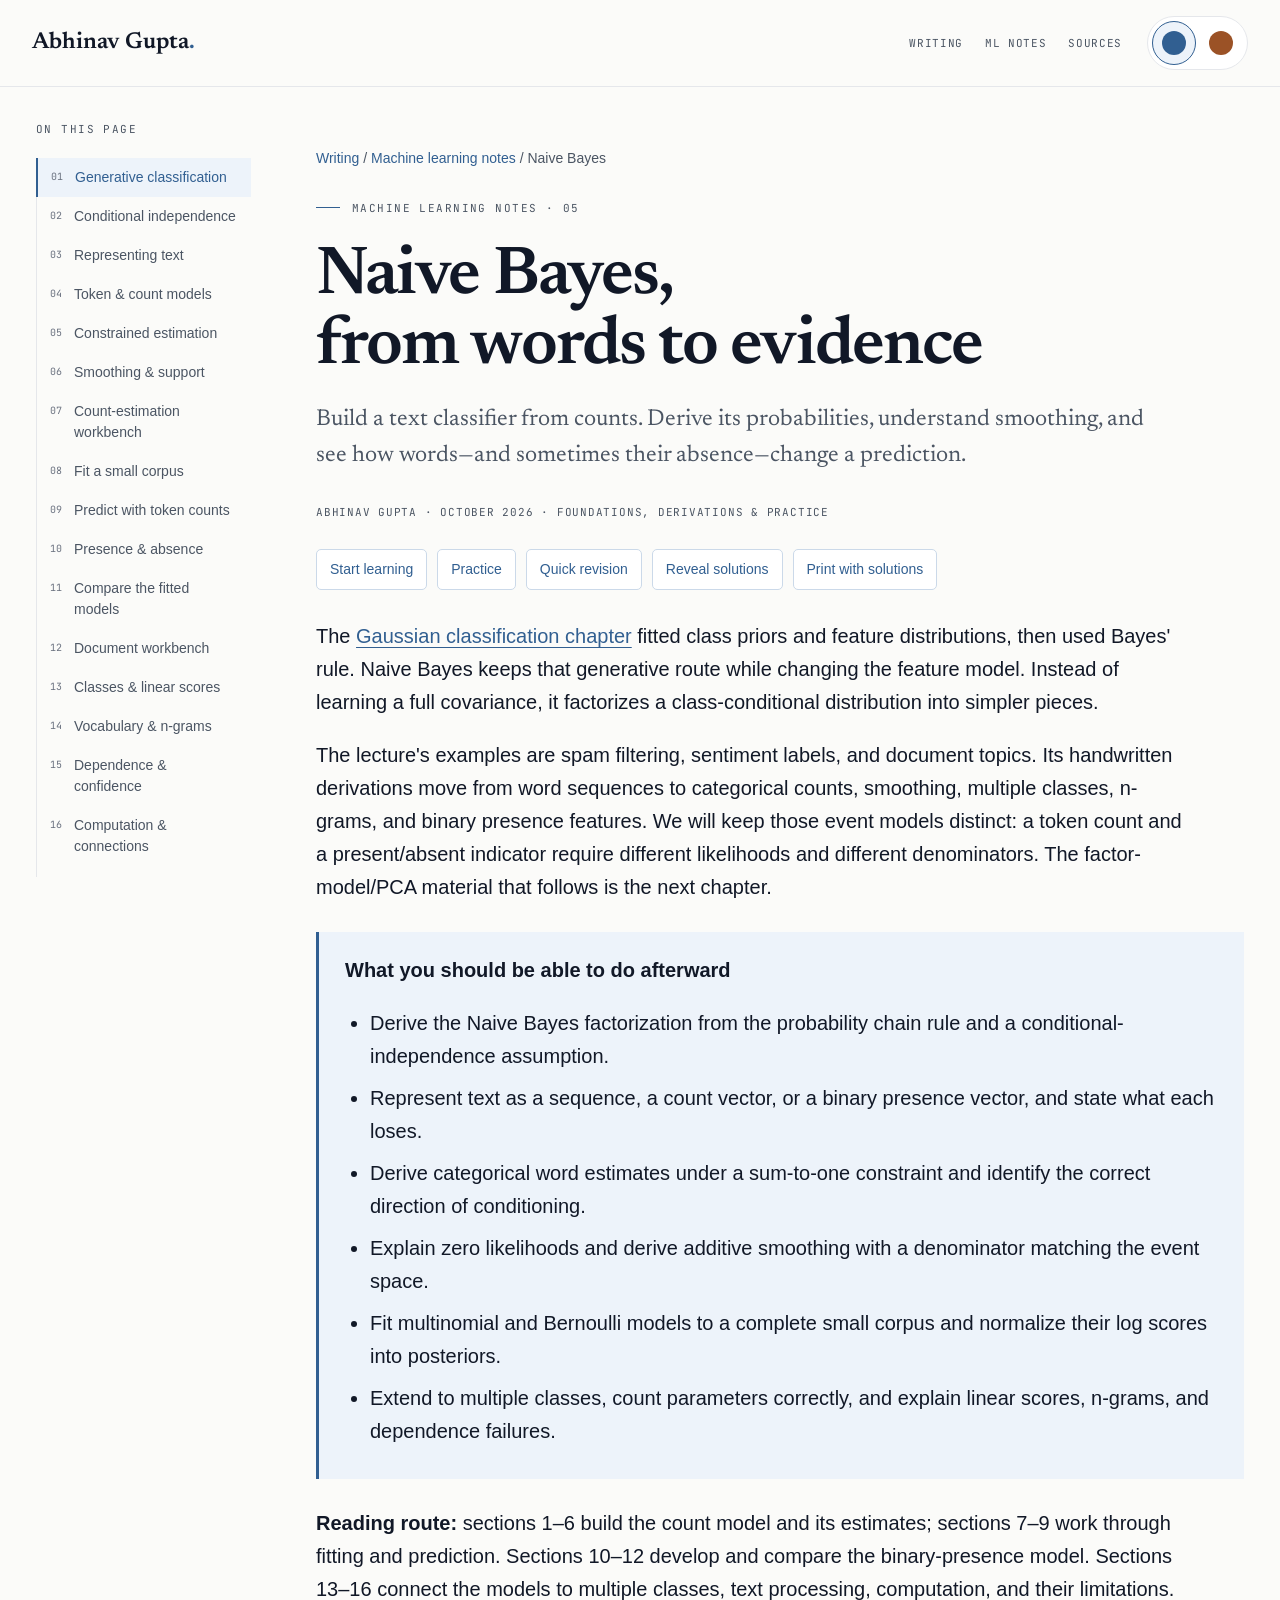
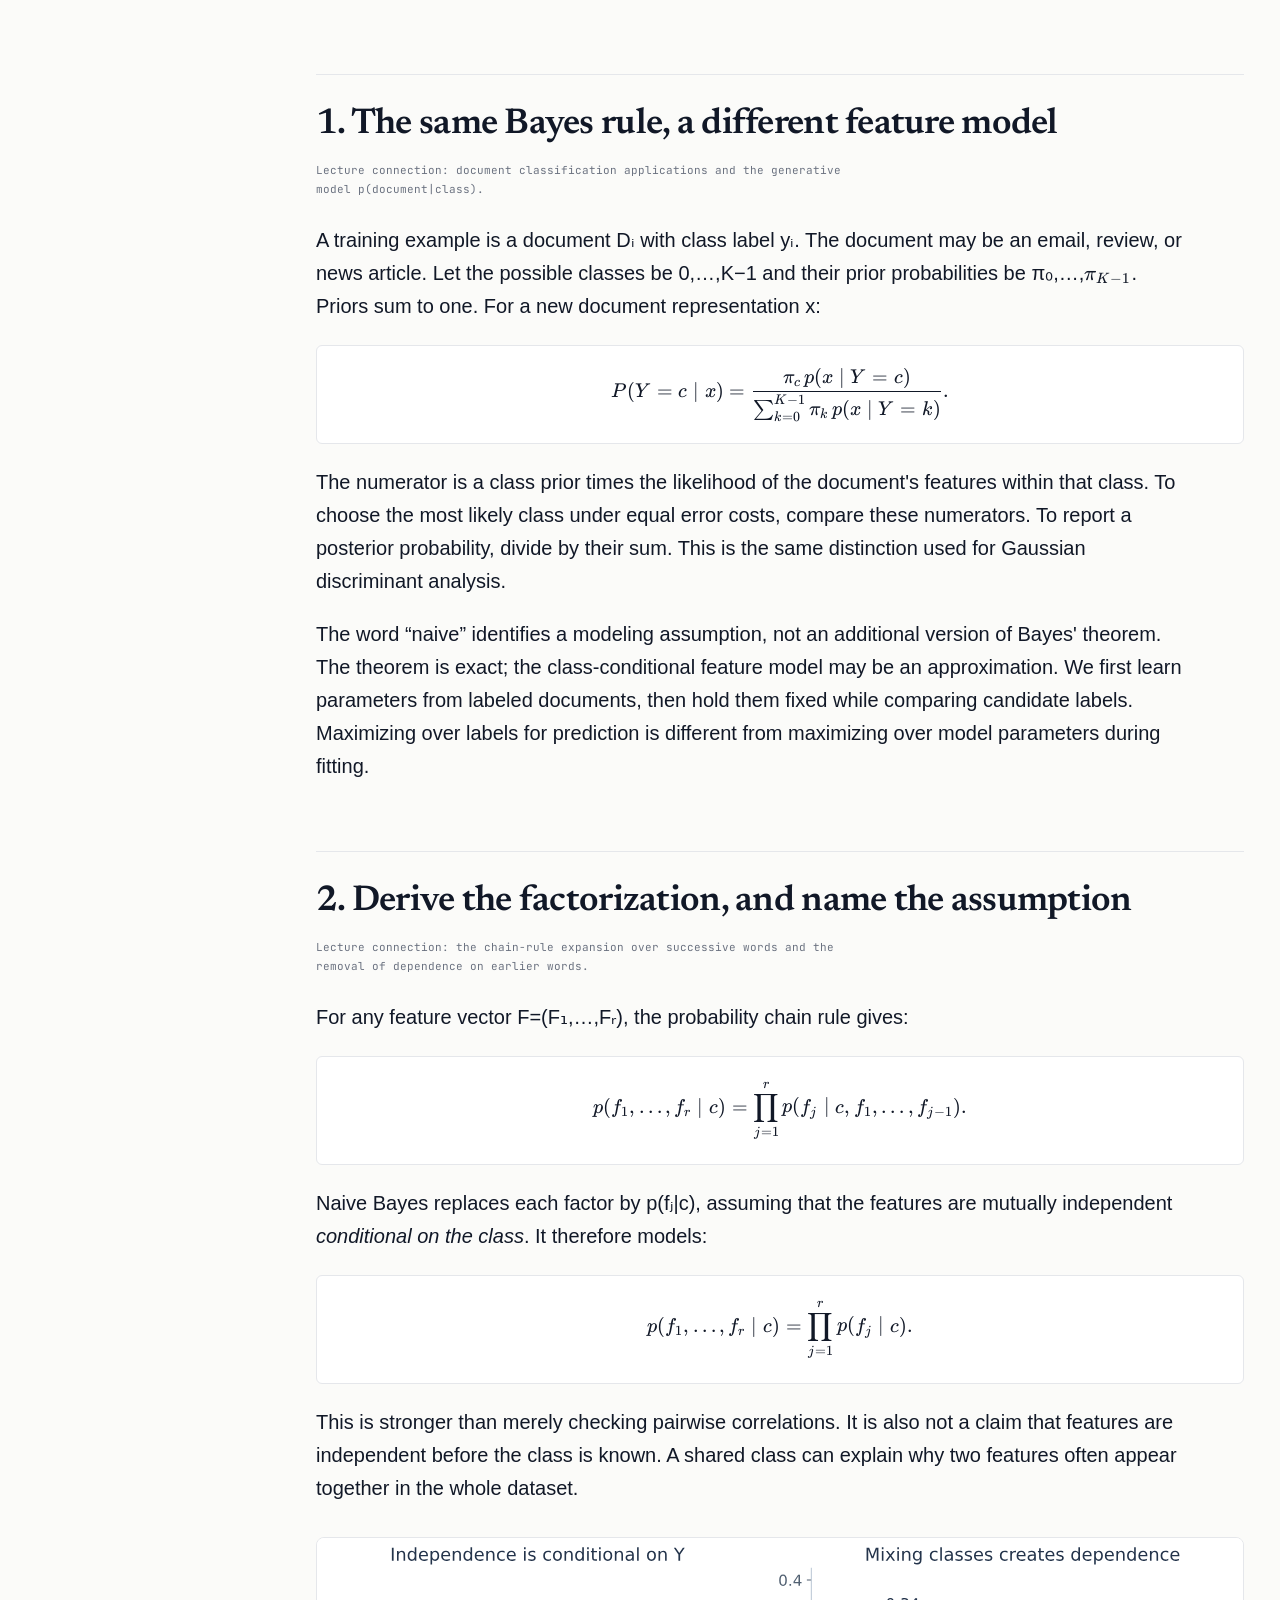
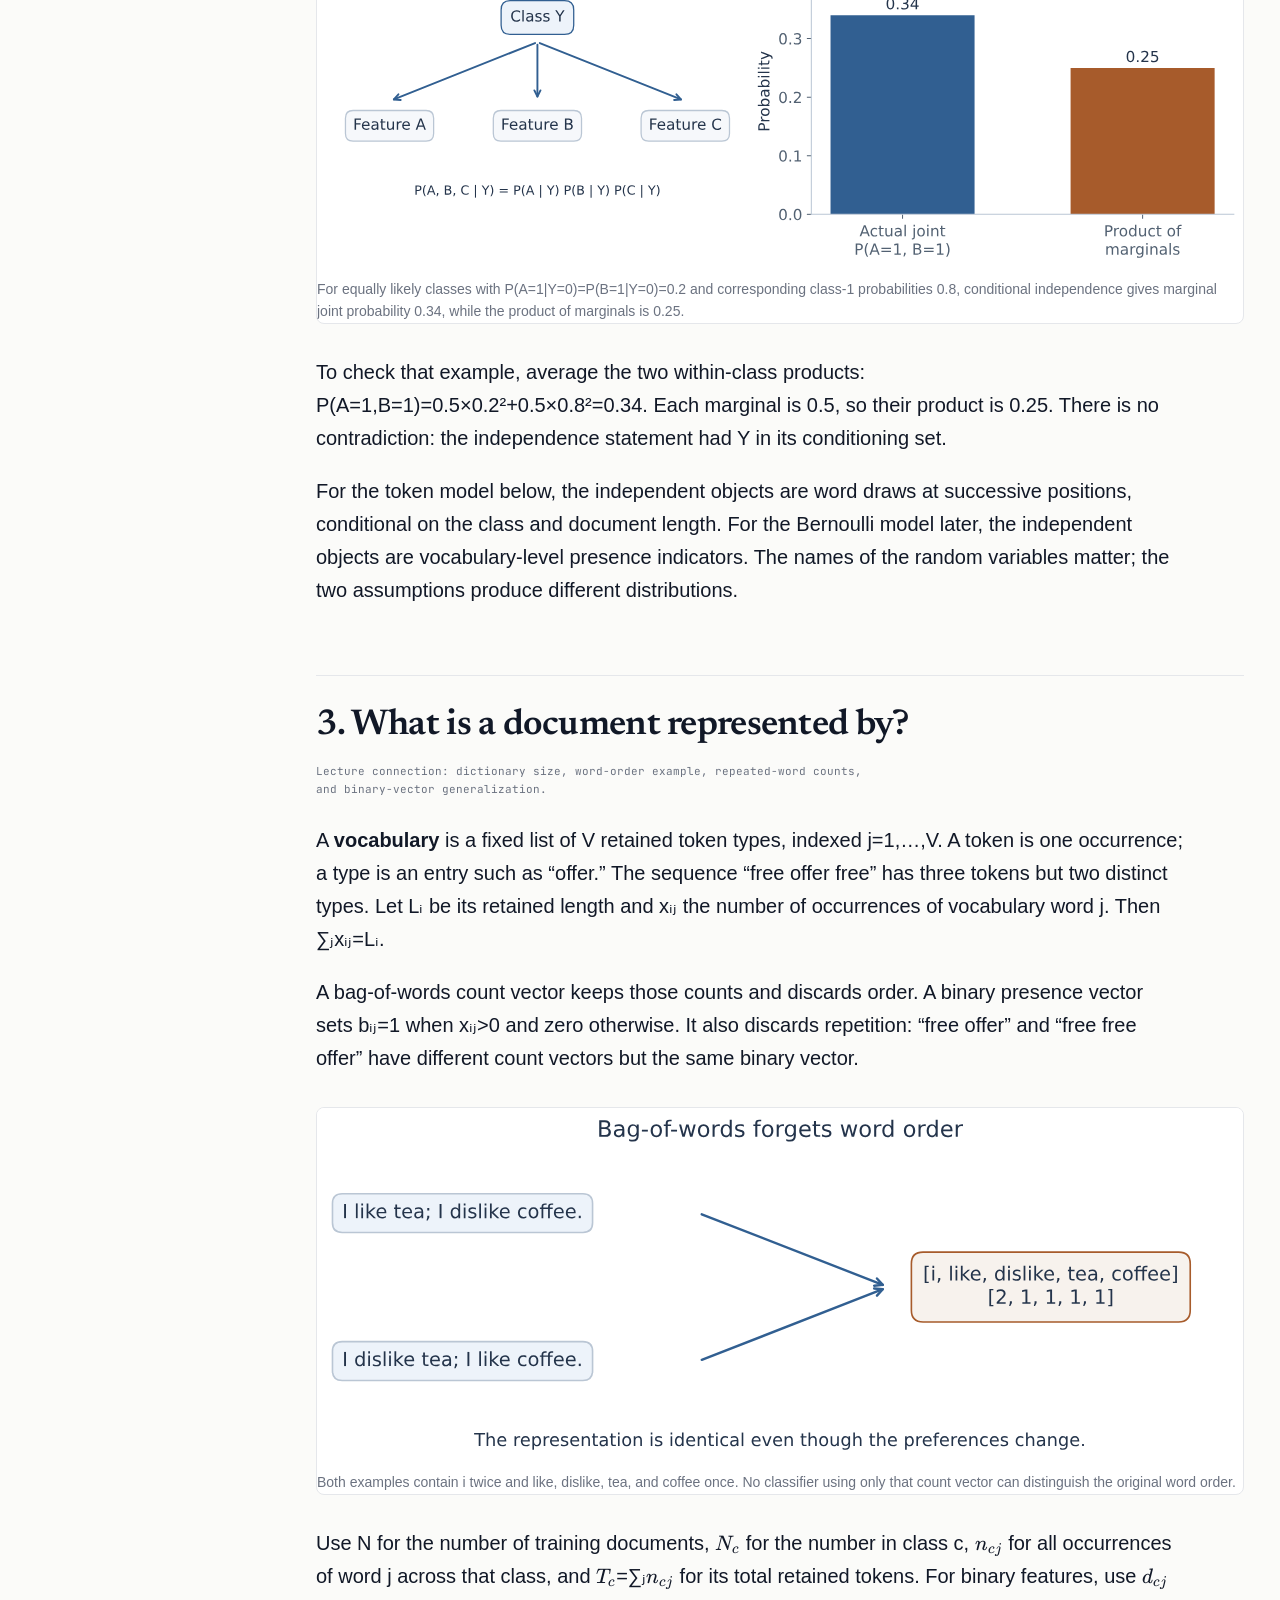
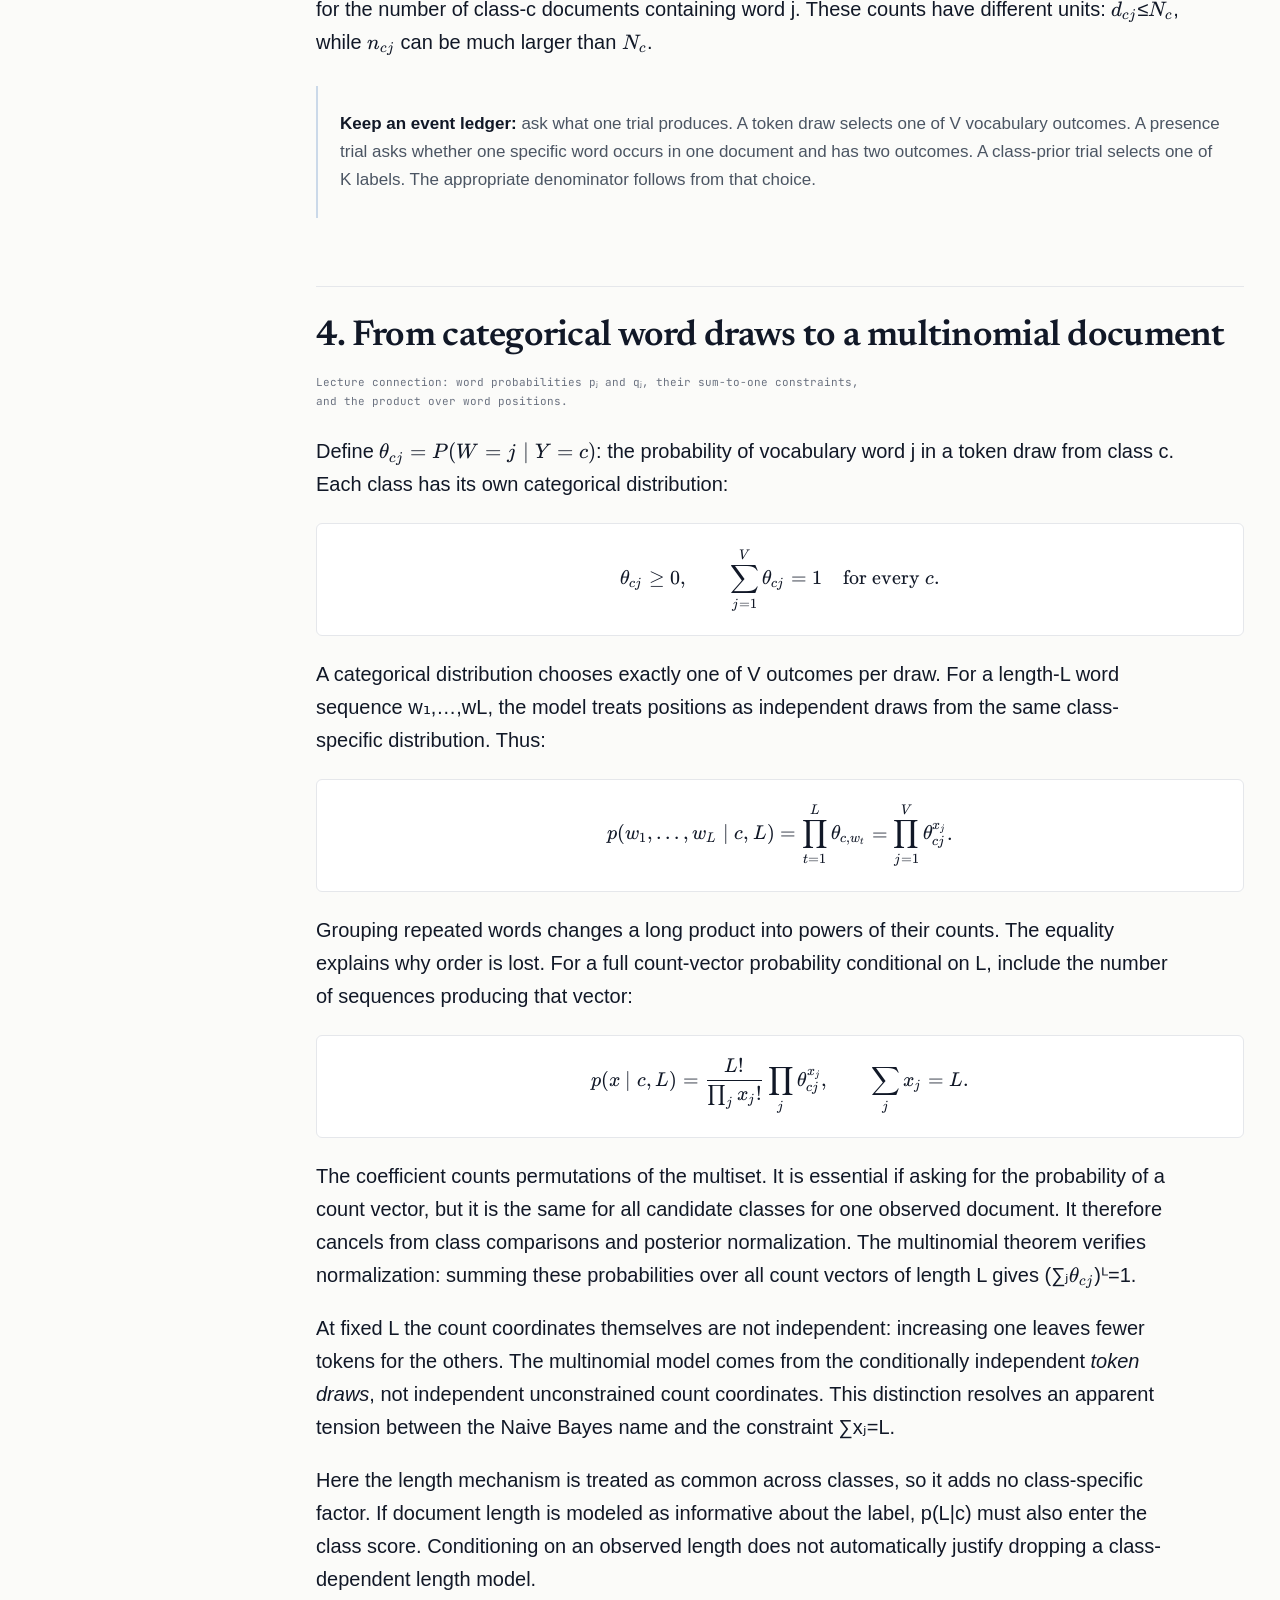
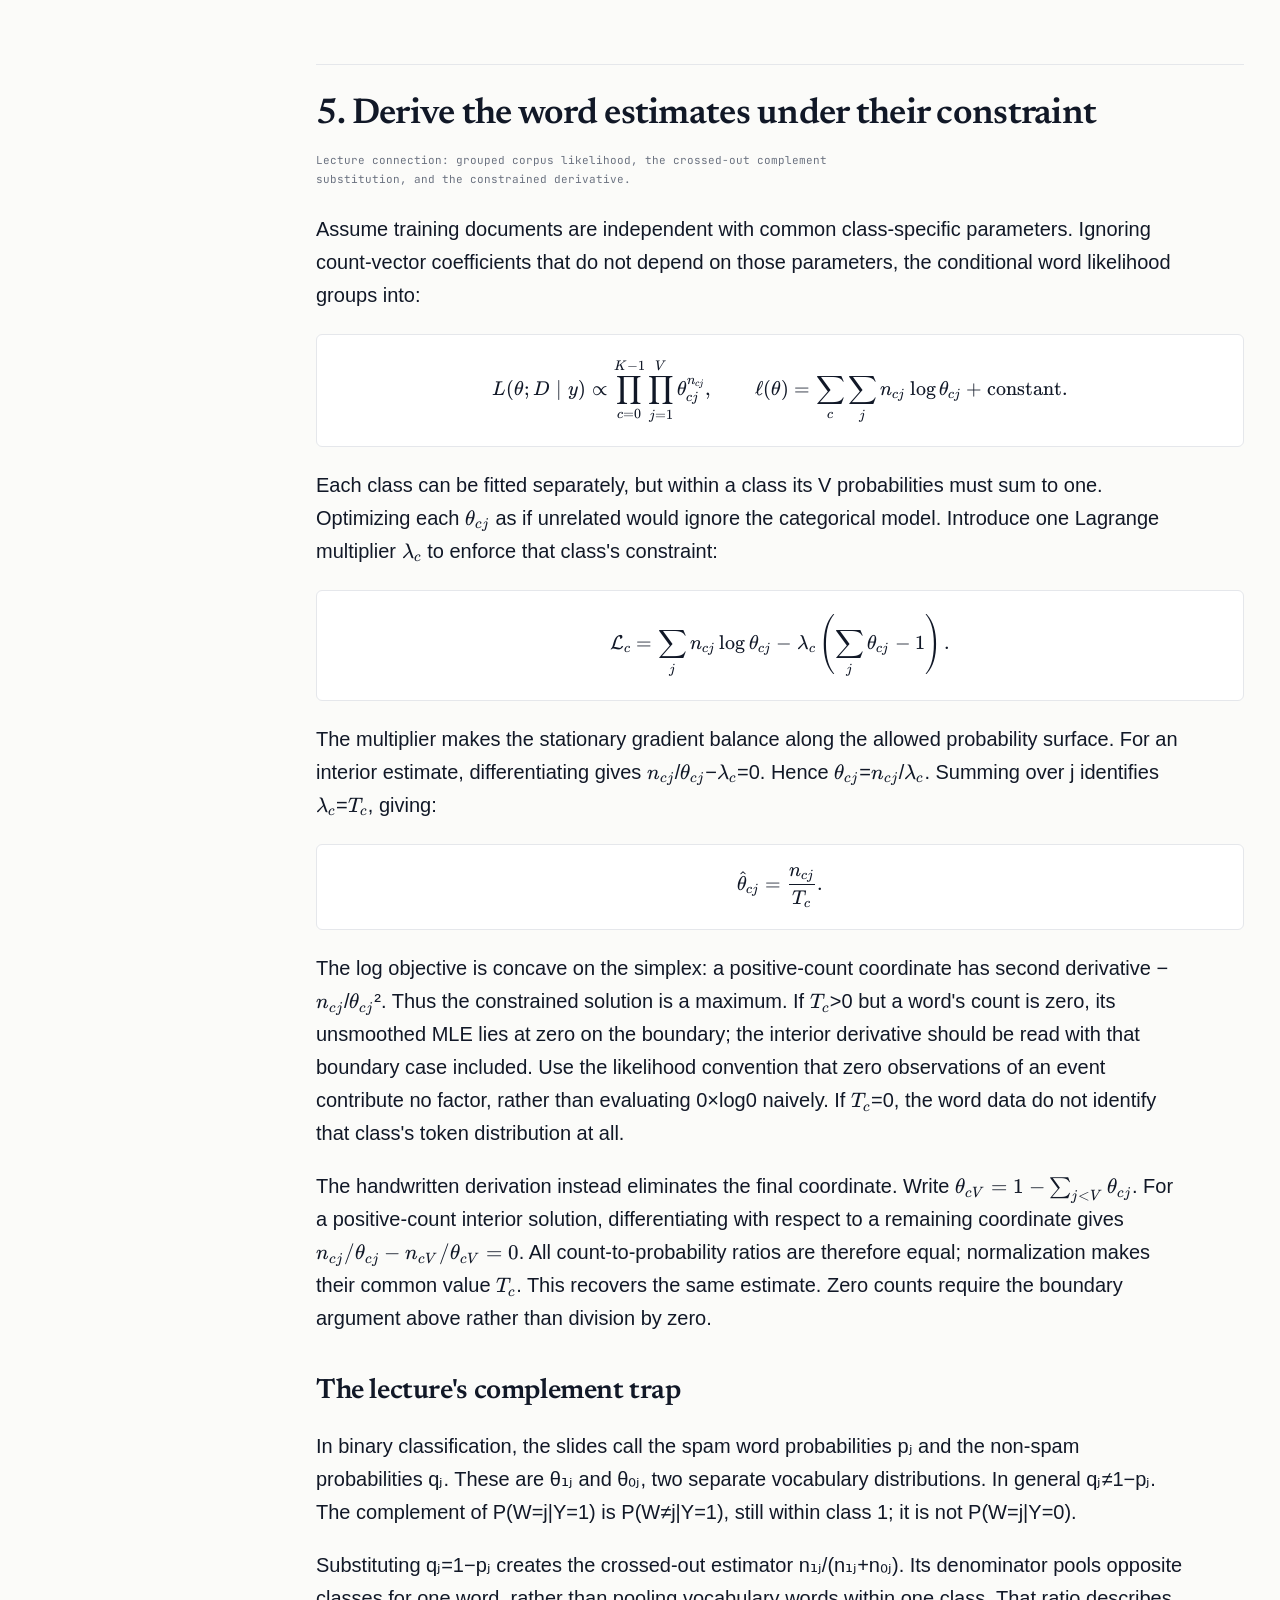
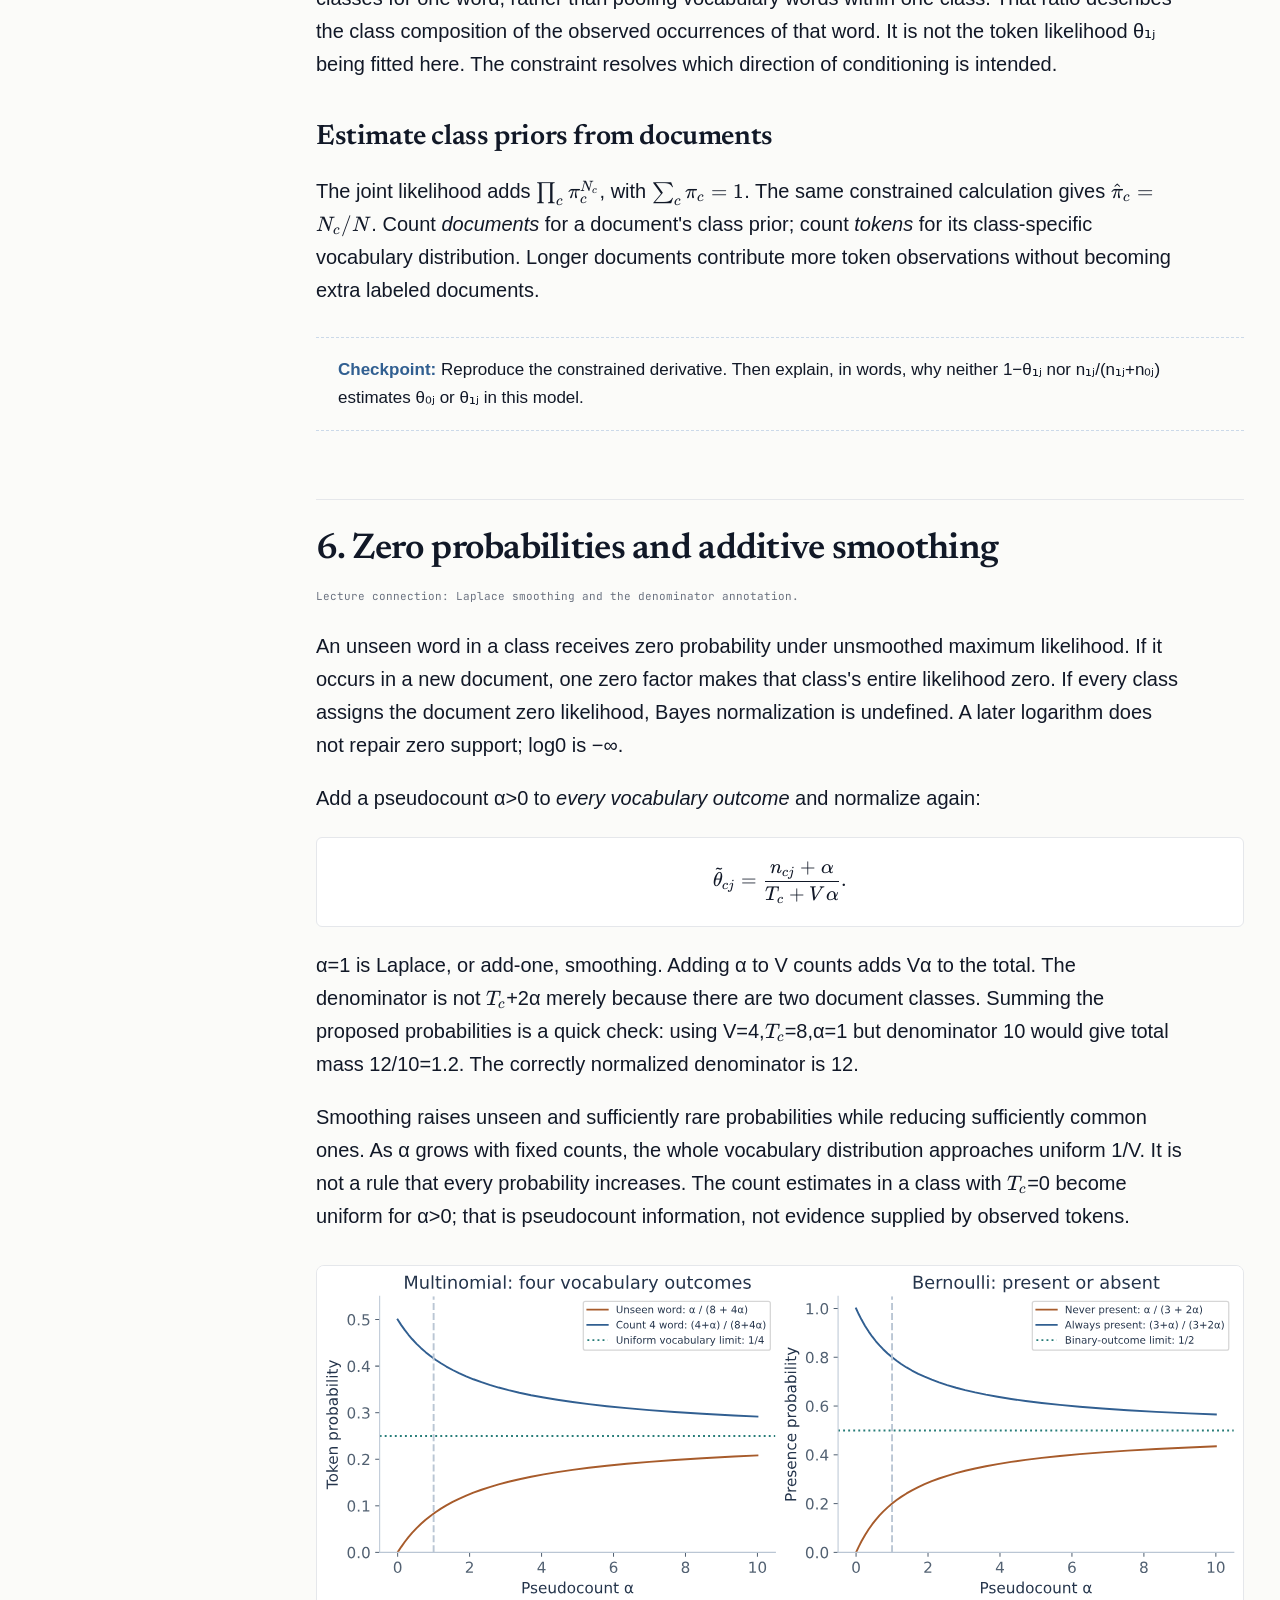
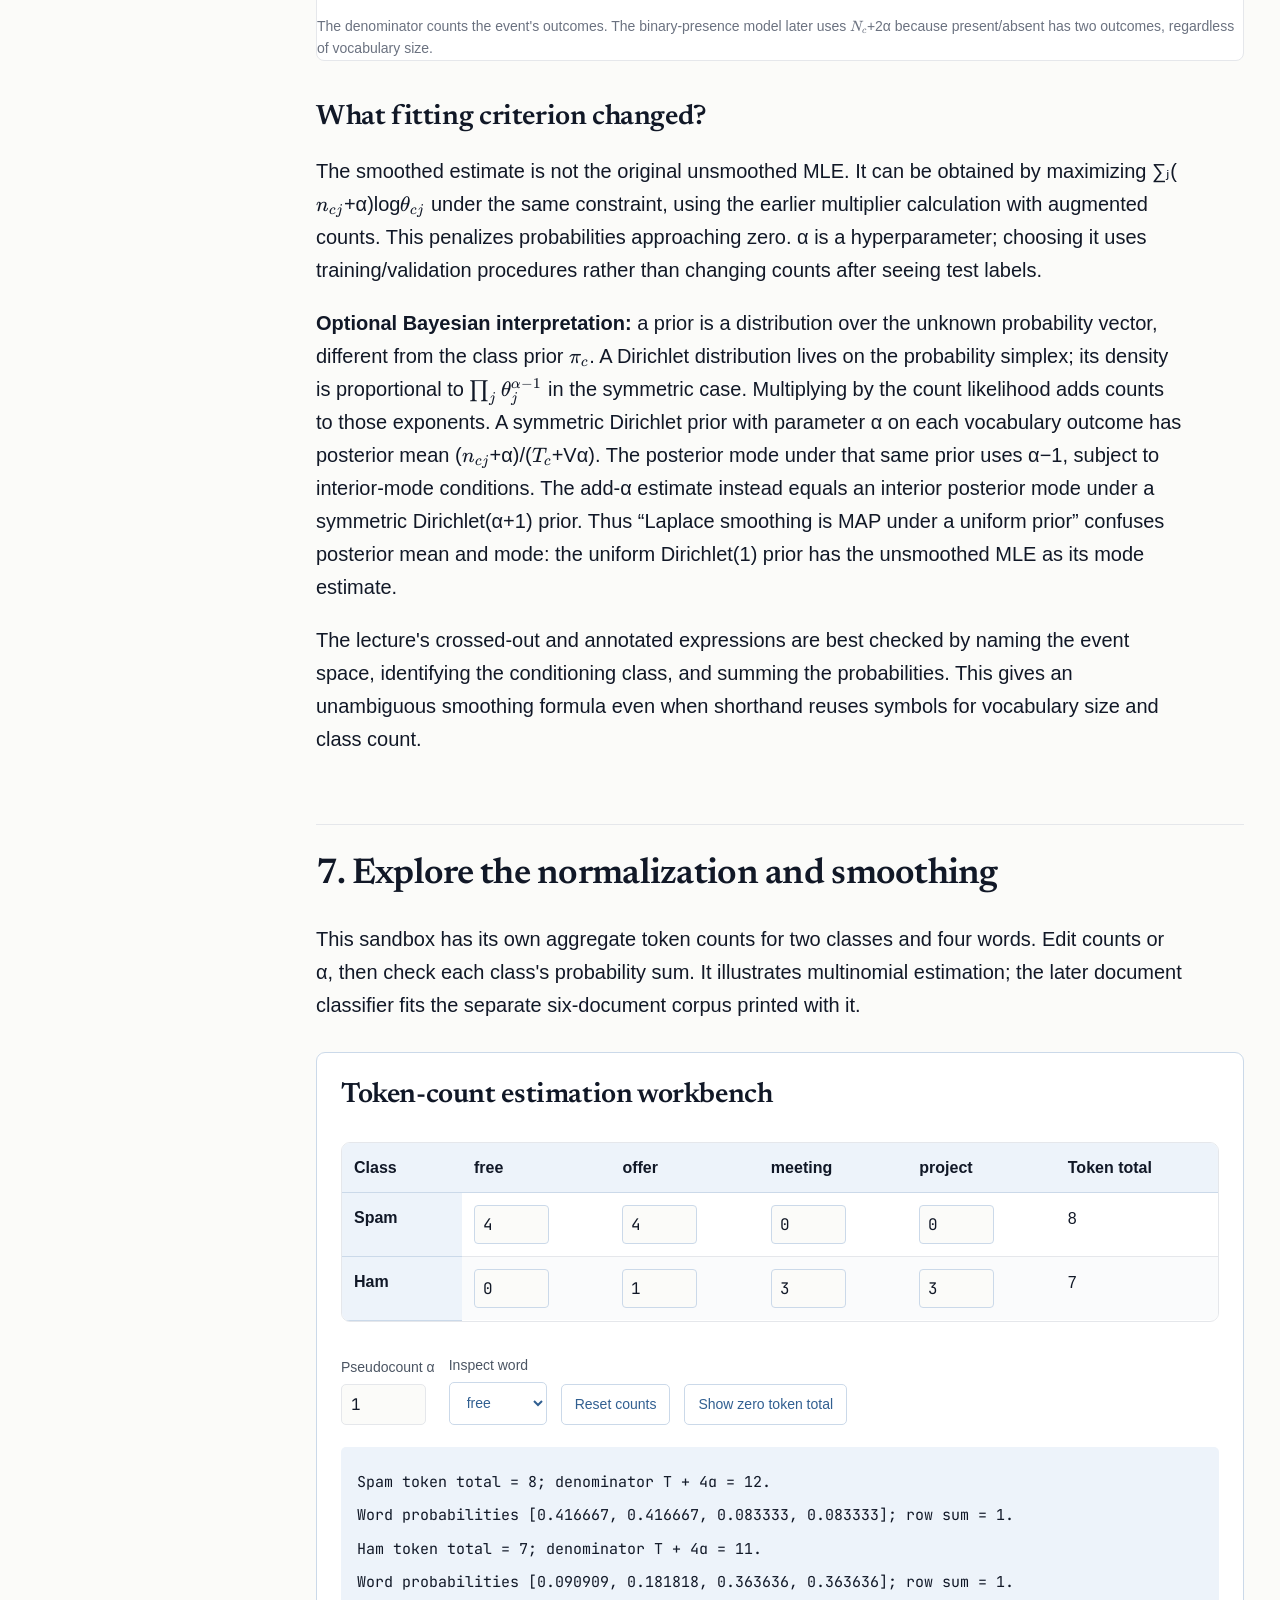
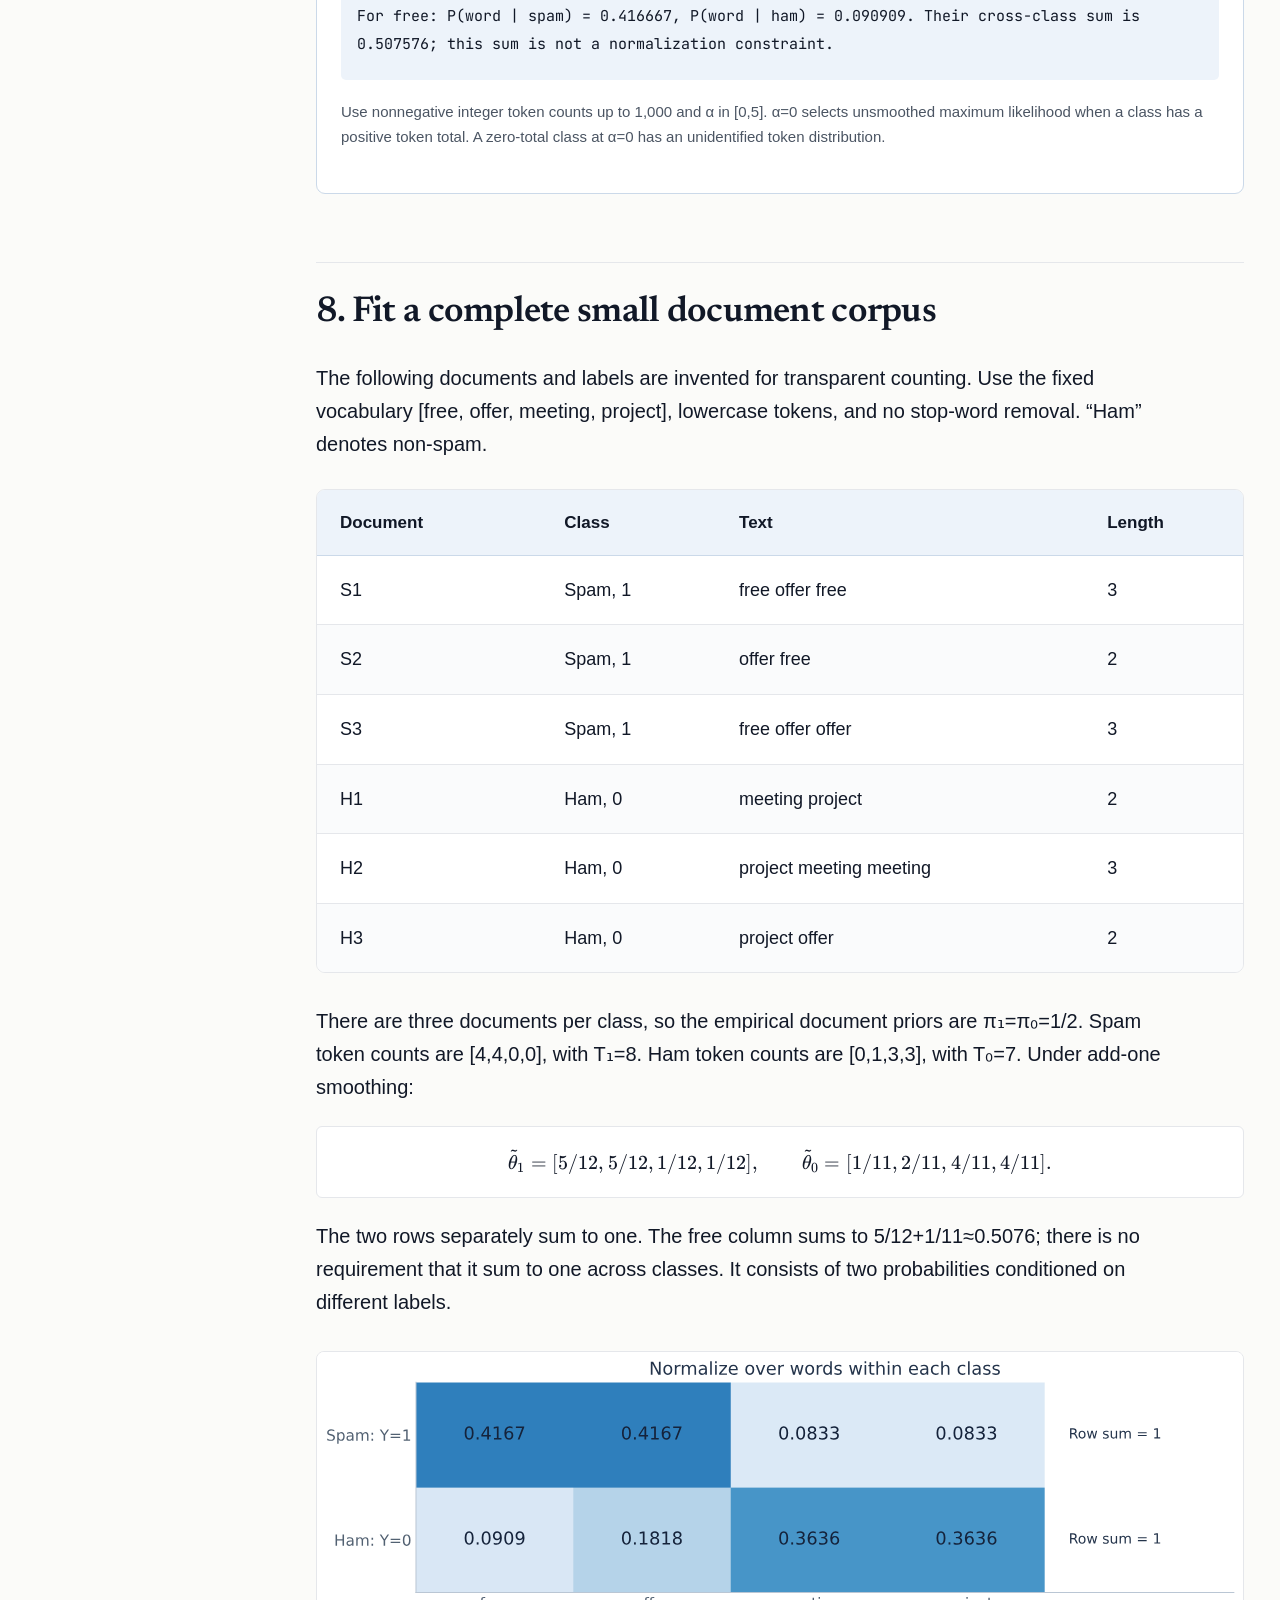
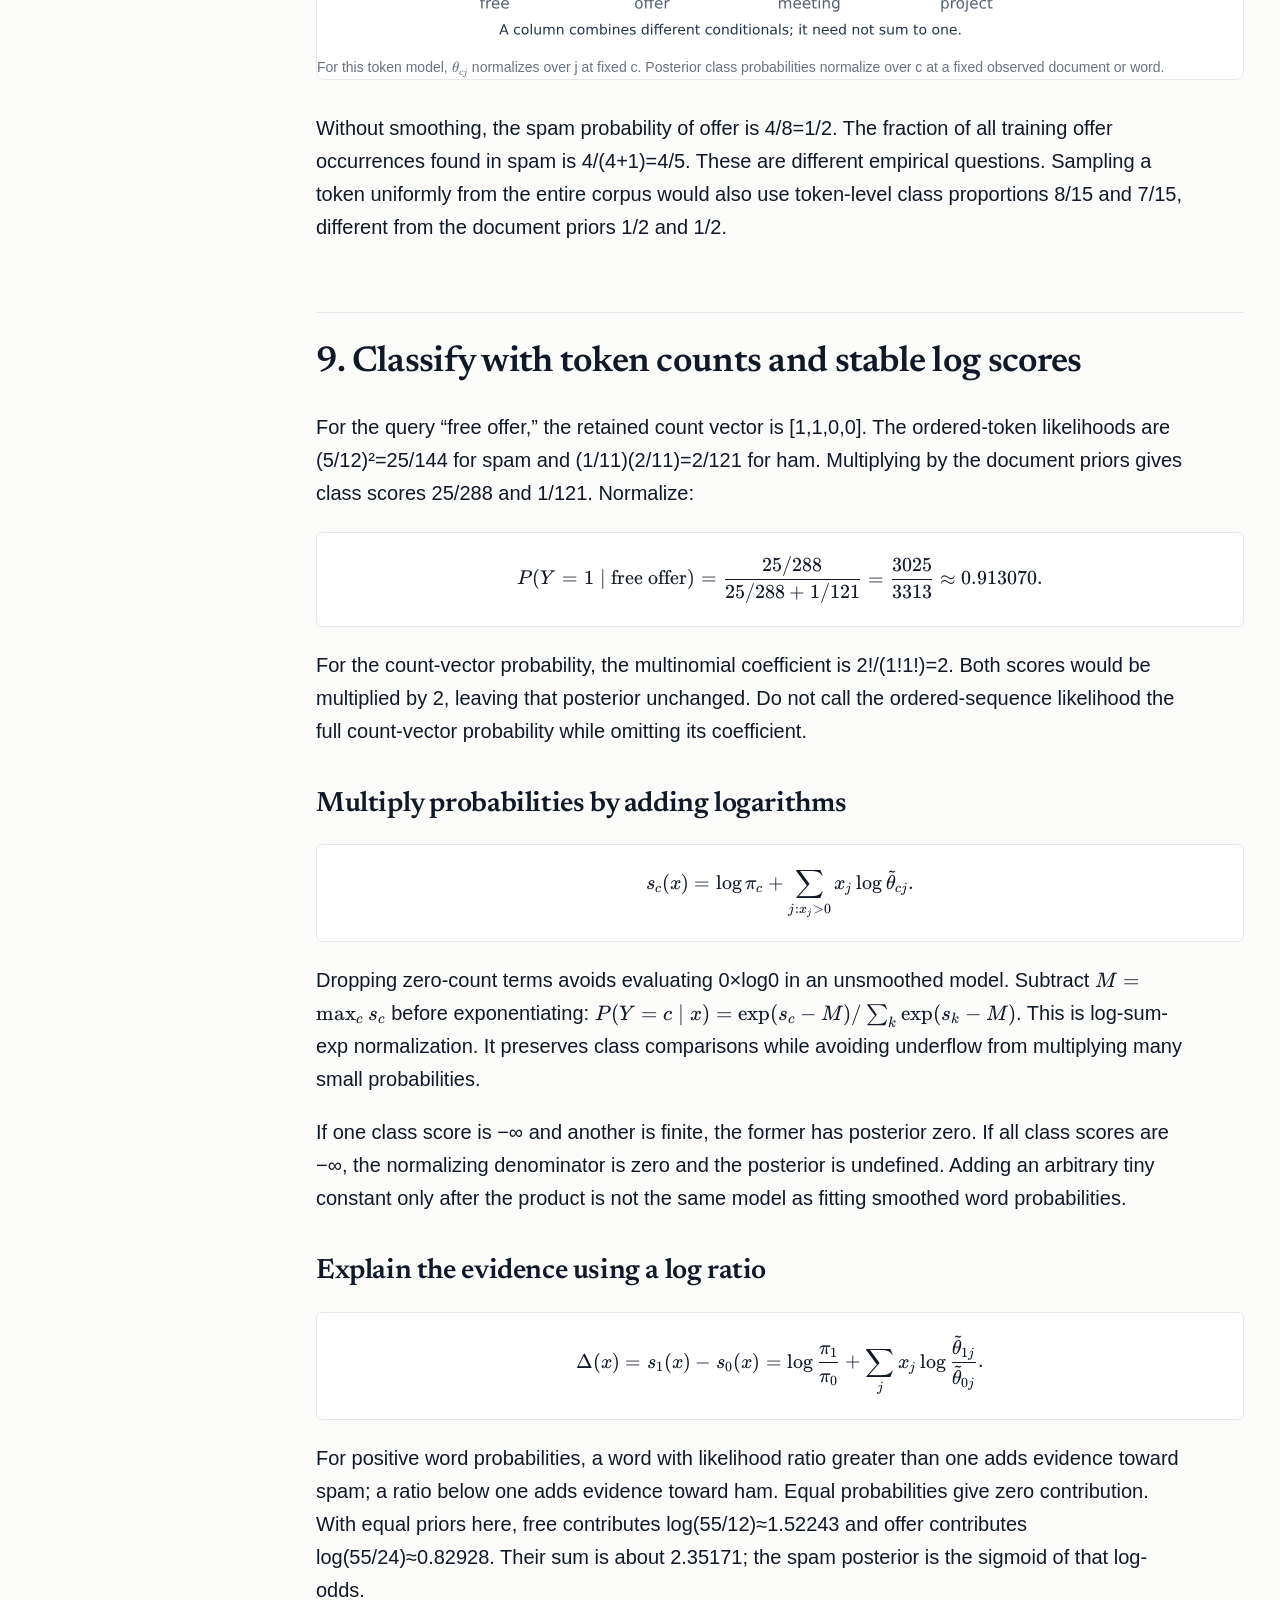
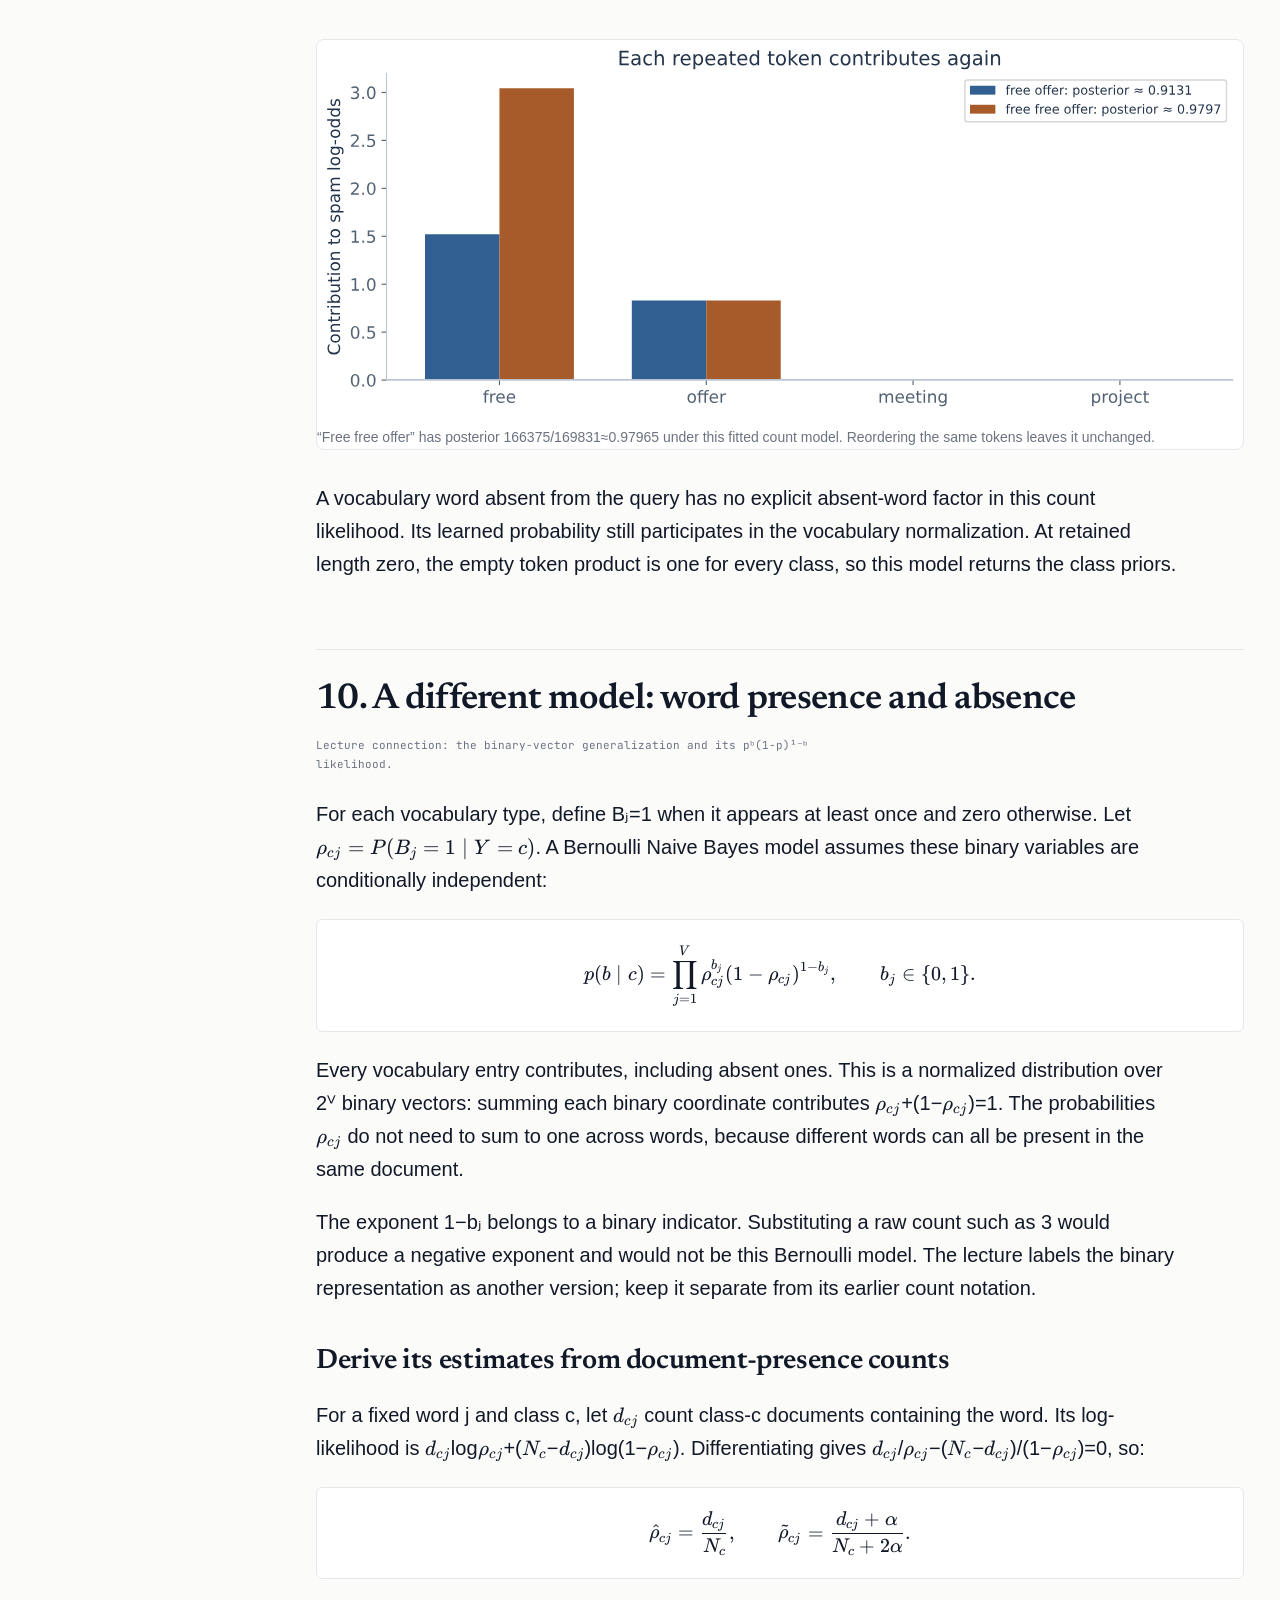
<file: writing/naive-bayes.html>
<!doctype html>
<html lang="en" data-accent="blue"><head><meta charset="utf-8"><meta name="viewport" content="width=device-width,initial-scale=1">
<title>Naive Bayes, from words to evidence — Abhinav Gupta</title><meta name="description" content="Naive Bayes explained through conditional independence, text counts, constrained estimation, smoothing, multinomial and Bernoulli models, worked examples and practice."><link rel="canonical" href="https://rgabhi.github.io/writing/naive-bayes.html"><meta property="og:type" content="article"><meta property="og:title" content="Naive Bayes, from words to evidence — Abhinav Gupta"><meta property="og:description" content="Naive Bayes explained through conditional independence, text counts, constrained estimation, smoothing, multinomial and Bernoulli models, worked examples and practice."><meta property="og:url" content="https://rgabhi.github.io/writing/naive-bayes.html"><meta name="twitter:card" content="summary"><link rel="icon" href="../assets/portrait.jpg">
<script>try{document.documentElement.dataset.accent=localStorage.getItem('learning-guide-accent')==='orange'?'orange':'blue'}catch{}</script><link rel="stylesheet" href="assets/fonts/fonts.css"><link rel="stylesheet" href="assets/article-notes.css"><link rel="stylesheet" href="assets/ml-notes.css"><link rel="stylesheet" href="assets/vendor/katex/katex.min.css"><script defer src="assets/vendor/katex/katex.min.js"></script><script defer src="assets/vendor/katex/contrib/auto-render.min.js"></script><script defer src="assets/article-guide.js"></script><script defer src="assets/ml-notes.js"></script><link rel="stylesheet" href="assets/ml-naive-bayes.css"><script defer src="assets/ml-naive-bayes.js"></script></head><body>
<a class="skip-link" href="#article">Skip to notes</a>
<header class="topbar"><a class="brand" href="../index.html">Abhinav Gupta<span class="brand-dot">.</span></a><div class="header-tools"><nav class="links" aria-label="Article links"><a href="../index.html#writing">Writing</a><a href="machine-learning.html">ML notes</a><a href="#references">Sources</a></nav><div class="palette-toggle" role="group" aria-label="Article colour palette"><button type="button" data-accent-option="blue" aria-pressed="true" aria-label="Blue palette" title="Blue palette"><span class="palette-dot blue" aria-hidden="true"></span></button><button type="button" data-accent-option="orange" aria-pressed="false" aria-label="Orange palette" title="Orange palette"><span class="palette-dot orange" aria-hidden="true"></span></button></div></div></header><div class="progress" aria-hidden="true"></div>
<div class="layout"><aside class="rail" aria-label="Article navigation"><div class="eyebrow">On this page</div><nav><a href="#generative-route"><span>01</span>Generative classification</a><a href="#conditional-independence"><span>02</span>Conditional independence</a><a href="#text-representation"><span>03</span>Representing text</a><a href="#multinomial-model"><span>04</span>Token &amp; count models</a><a href="#multinomial-estimation"><span>05</span>Constrained estimation</a><a href="#smoothing"><span>06</span>Smoothing &amp; support</a><a href="#count-lab"><span>07</span>Count-estimation workbench</a><a href="#worked-corpus"><span>08</span>Fit a small corpus</a><a href="#multinomial-prediction"><span>09</span>Predict with token counts</a><a href="#bernoulli-model"><span>10</span>Presence &amp; absence</a><a href="#bernoulli-example"><span>11</span>Compare the fitted models</a><a href="#classifier-lab"><span>12</span>Document workbench</a><a href="#multiclass-linear"><span>13</span>Classes &amp; linear scores</a><a href="#text-processing"><span>14</span>Vocabulary &amp; n-grams</a><a href="#dependence-limits"><span>15</span>Dependence &amp; confidence</a><a href="#connections"><span>16</span>Computation &amp; connections</a><a href="#practice"><span>17</span>Eighteen practice problems</a><a href="#interviews"><span>18</span>Interview explanations</a><a href="#revision"><span>19</span>Revision &amp; checklist</a><a href="#references"><span>20</span>Sources &amp; continuation</a></nav><div class="note">Understand the idea.<br>Work through the calculation.<br>Explain it without looking.</div></aside><main id="article"><p class="breadcrumb"><a href="../index.html#writing">Writing</a> / <a href="machine-learning.html">Machine learning notes</a> / Naive Bayes</p>
<div class="eyebrow hero-kicker">Machine learning notes · 05</div><h1>Naive Bayes,<br>from words to evidence</h1>
<p class="chapter-deck">Build a text classifier from counts. Derive its probabilities, understand smoothing, and see how words—and sometimes their absence—change a prediction.</p>
<div class="chapter-meta">Abhinav Gupta · October 2026 · Foundations, derivations &amp; practice</div>
<div class="chapter-tools"><a href="#learning-goals">Start learning</a><a href="#practice">Practice</a><a href="#revision">Quick revision</a><button type="button" data-toggle-solutions>Reveal solutions</button><button type="button" data-print>Print with solutions</button></div><a class="resume-link" data-resume hidden></a>
<p>The <a href="statistical-regression-gda.html">Gaussian classification chapter</a> fitted class priors and feature distributions, then used Bayes' rule. Naive Bayes keeps that generative route while changing the feature model. Instead of learning a full covariance, it factorizes a class-conditional distribution into simpler pieces.</p>
<p>The lecture's examples are spam filtering, sentiment labels, and document topics. Its handwritten derivations move from word sequences to categorical counts, smoothing, multiple classes, n-grams, and binary presence features. We will keep those event models distinct: a token count and a present/absent indicator require different likelihoods and different denominators. The factor-model/PCA material that follows is the next chapter.</p>
<div class="learning-goals" id="learning-goals"><p><strong>What you should be able to do afterward</strong></p><ul><li>Derive the Naive Bayes factorization from the probability chain rule and a conditional-independence assumption.</li><li>Represent text as a sequence, a count vector, or a binary presence vector, and state what each loses.</li><li>Derive categorical word estimates under a sum-to-one constraint and identify the correct direction of conditioning.</li><li>Explain zero likelihoods and derive additive smoothing with a denominator matching the event space.</li><li>Fit multinomial and Bernoulli models to a complete small corpus and normalize their log scores into posteriors.</li><li>Extend to multiple classes, count parameters correctly, and explain linear scores, n-grams, and dependence failures.</li></ul></div>
<p><strong>Reading route:</strong> sections 1–6 build the count model and its estimates; sections 7–9 work through fitting and prediction. Sections 10–12 develop and compare the binary-presence model. Sections 13–16 connect the models to multiple classes, text processing, computation, and their limitations.</p>
<details class="mobile-contents"><summary>Contents · choose a section</summary><nav aria-label="Chapter contents"><ul><li><a href="#generative-route">01 · Generative classification</a></li><li><a href="#conditional-independence">02 · Conditional independence</a></li><li><a href="#text-representation">03 · Representing text</a></li><li><a href="#multinomial-model">04 · Token &amp; count models</a></li><li><a href="#multinomial-estimation">05 · Constrained estimation</a></li><li><a href="#smoothing">06 · Smoothing &amp; support</a></li><li><a href="#count-lab">07 · Count-estimation workbench</a></li><li><a href="#worked-corpus">08 · Fit a small corpus</a></li><li><a href="#multinomial-prediction">09 · Predict with token counts</a></li><li><a href="#bernoulli-model">10 · Presence &amp; absence</a></li><li><a href="#bernoulli-example">11 · Compare the fitted models</a></li><li><a href="#classifier-lab">12 · Document workbench</a></li><li><a href="#multiclass-linear">13 · Classes &amp; linear scores</a></li><li><a href="#text-processing">14 · Vocabulary &amp; n-grams</a></li><li><a href="#dependence-limits">15 · Dependence &amp; confidence</a></li><li><a href="#connections">16 · Computation &amp; connections</a></li><li><a href="#practice">17 · Eighteen practice problems</a></li><li><a href="#interviews">18 · Interview explanations</a></li><li><a href="#revision">19 · Revision &amp; checklist</a></li><li><a href="#references">20 · Sources &amp; continuation</a></li></ul></nav></details>
<h2 id="generative-route">1. The same Bayes rule, a different feature model</h2>
<p class="section-source">Lecture connection: document classification applications and the generative model p(document|class).</p>
<p>A training example is a document Dᵢ with class label yᵢ. The document may be an email, review, or news article. Let the possible classes be 0,…,K−1 and their prior probabilities be π₀,…,\(\pi_{K-1}\). Priors sum to one. For a new document representation x:</p>
<div class="math-block">\[P(Y=c\mid x)=\frac{\pi_c\,p(x\mid Y=c)}{\sum_{k=0}^{K-1}\pi_k\,p(x\mid Y=k)}.\]</div>
<p>The numerator is a class prior times the likelihood of the document's features within that class. To choose the most likely class under equal error costs, compare these numerators. To report a posterior probability, divide by their sum. This is the same distinction used for Gaussian discriminant analysis.</p>
<p>The word “naive” identifies a modeling assumption, not an additional version of Bayes' theorem. The theorem is exact; the class-conditional feature model may be an approximation. We first learn parameters from labeled documents, then hold them fixed while comparing candidate labels. Maximizing over labels for prediction is different from maximizing over model parameters during fitting.</p>
<h2 id="conditional-independence">2. Derive the factorization, and name the assumption</h2>
<p class="section-source">Lecture connection: the chain-rule expansion over successive words and the removal of dependence on earlier words.</p>
<p>For any feature vector F=(F₁,…,Fᵣ), the probability chain rule gives:</p>
<div class="math-block">\[p(f_1,\ldots,f_r\mid c)=\prod_{j=1}^r p(f_j\mid c,f_1,\ldots,f_{j-1}).\]</div>
<p>Naive Bayes replaces each factor by p(fⱼ|c), assuming that the features are mutually independent <em>conditional on the class</em>. It therefore models:</p>
<div class="math-block">\[p(f_1,\ldots,f_r\mid c)=\prod_{j=1}^r p(f_j\mid c).\]</div>
<p>This is stronger than merely checking pairwise correlations. It is also not a claim that features are independent before the class is known. A shared class can explain why two features often appear together in the whole dataset.</p>
<figure class="figure-frame"><a href="assets/ml-notes/nb-conditional-independence.svg" target="_blank" rel="noopener" aria-label="Open diagram at full size"><img width="1000" height="357" loading="lazy" src="assets/ml-notes/nb-conditional-independence.svg" alt="A class variable points to three conditionally independent features. A numerical comparison shows that a marginal joint probability can still differ from the product of marginals."></a><figcaption>For equally likely classes with P(A=1|Y=0)=P(B=1|Y=0)=0.2 and corresponding class-1 probabilities 0.8, conditional independence gives marginal joint probability 0.34, while the product of marginals is 0.25.</figcaption></figure>
<p>To check that example, average the two within-class products: P(A=1,B=1)=0.5×0.2²+0.5×0.8²=0.34. Each marginal is 0.5, so their product is 0.25. There is no contradiction: the independence statement had Y in its conditioning set.</p>
<p>For the token model below, the independent objects are word draws at successive positions, conditional on the class and document length. For the Bernoulli model later, the independent objects are vocabulary-level presence indicators. The names of the random variables matter; the two assumptions produce different distributions.</p>
<h2 id="text-representation">3. What is a document represented by?</h2>
<p class="section-source">Lecture connection: dictionary size, word-order example, repeated-word counts, and binary-vector generalization.</p>
<p>A <strong>vocabulary</strong> is a fixed list of V retained token types, indexed j=1,…,V. A token is one occurrence; a type is an entry such as “offer.” The sequence “free offer free” has three tokens but two distinct types. Let Lᵢ be its retained length and xᵢⱼ the number of occurrences of vocabulary word j. Then ∑ⱼxᵢⱼ=Lᵢ.</p>
<p>A bag-of-words count vector keeps those counts and discards order. A binary presence vector sets bᵢⱼ=1 when xᵢⱼ&gt;0 and zero otherwise. It also discards repetition: “free offer” and “free free offer” have different count vectors but the same binary vector.</p>
<figure class="figure-frame"><a href="assets/ml-notes/nb-bag-of-words.svg" target="_blank" rel="noopener" aria-label="Open diagram at full size"><img width="1000" height="382" loading="lazy" src="assets/ml-notes/nb-bag-of-words.svg" alt="Two sentences with reversed preferences map to the same bag-of-words vector because their token counts agree."></a><figcaption>Both examples contain i twice and like, dislike, tea, and coffee once. No classifier using only that count vector can distinguish the original word order.</figcaption></figure>
<p>Use N for the number of training documents, \(N_c\) for the number in class c, \(n_{cj}\) for all occurrences of word j across that class, and \(T_c\)=∑ⱼ\(n_{cj}\) for its total retained tokens. For binary features, use \(d_{cj}\) for the number of class-c documents containing word j. These counts have different units: \(d_{cj}\)≤\(N_c\), while \(n_{cj}\) can be much larger than \(N_c\).</p>
<div class="aside-note"><p><strong>Keep an event ledger:</strong> ask what one trial produces. A token draw selects one of V vocabulary outcomes. A presence trial asks whether one specific word occurs in one document and has two outcomes. A class-prior trial selects one of K labels. The appropriate denominator follows from that choice.</p></div>
<h2 id="multinomial-model">4. From categorical word draws to a multinomial document</h2>
<p class="section-source">Lecture connection: word probabilities pⱼ and qⱼ, their sum-to-one constraints, and the product over word positions.</p>
<p>Define \(\theta_{cj}=P(W=j\mid Y=c)\): the probability of vocabulary word j in a token draw from class c. Each class has its own categorical distribution:</p>
<div class="math-block">\[\theta_{cj}\ge0,\qquad\sum_{j=1}^V\theta_{cj}=1\quad\text{for every }c.\]</div>
<p>A categorical distribution chooses exactly one of V outcomes per draw. For a length-L word sequence w₁,…,wL, the model treats positions as independent draws from the same class-specific distribution. Thus:</p>
<div class="math-block">\[p(w_1,\ldots,w_L\mid c,L)=\prod_{t=1}^L\theta_{c,w_t}=\prod_{j=1}^V\theta_{cj}^{x_j}.\]</div>
<p>Grouping repeated words changes a long product into powers of their counts. The equality explains why order is lost. For a full count-vector probability conditional on L, include the number of sequences producing that vector:</p>
<div class="math-block">\[p(x\mid c,L)=\frac{L!}{\prod_jx_j!}\prod_j\theta_{cj}^{x_j},\qquad \sum_jx_j=L.\]</div>
<p>The coefficient counts permutations of the multiset. It is essential if asking for the probability of a count vector, but it is the same for all candidate classes for one observed document. It therefore cancels from class comparisons and posterior normalization. The multinomial theorem verifies normalization: summing these probabilities over all count vectors of length L gives (∑ⱼ\(\theta_{cj}\))ᴸ=1.</p>
<p>At fixed L the count coordinates themselves are not independent: increasing one leaves fewer tokens for the others. The multinomial model comes from the conditionally independent <em>token draws</em>, not independent unconstrained count coordinates. This distinction resolves an apparent tension between the Naive Bayes name and the constraint ∑xⱼ=L.</p>
<p>Here the length mechanism is treated as common across classes, so it adds no class-specific factor. If document length is modeled as informative about the label, p(L|c) must also enter the class score. Conditioning on an observed length does not automatically justify dropping a class-dependent length model.</p>
<h2 id="multinomial-estimation">5. Derive the word estimates under their constraint</h2>
<p class="section-source">Lecture connection: grouped corpus likelihood, the crossed-out complement substitution, and the constrained derivative.</p>
<p>Assume training documents are independent with common class-specific parameters. Ignoring count-vector coefficients that do not depend on those parameters, the conditional word likelihood groups into:</p>
<div class="math-block">\[L(\theta;D\mid y)\propto\prod_{c=0}^{K-1}\prod_{j=1}^V\theta_{cj}^{n_{cj}},\qquad\ell(\theta)=\sum_c\sum_j n_{cj}\log\theta_{cj}+\text{constant}.\]</div>
<p>Each class can be fitted separately, but within a class its V probabilities must sum to one. Optimizing each \(\theta_{cj}\) as if unrelated would ignore the categorical model. Introduce one Lagrange multiplier \(\lambda_c\) to enforce that class's constraint:</p>
<div class="math-block">\[\mathcal L_c=\sum_jn_{cj}\log\theta_{cj}-\lambda_c\left(\sum_j\theta_{cj}-1\right).\]</div>
<p>The multiplier makes the stationary gradient balance along the allowed probability surface. For an interior estimate, differentiating gives \(n_{cj}\)/\(\theta_{cj}\)−\(\lambda_c\)=0. Hence \(\theta_{cj}\)=\(n_{cj}\)/\(\lambda_c\). Summing over j identifies \(\lambda_c\)=\(T_c\), giving:</p>
<div class="math-block">\[\hat\theta_{cj}=\frac{n_{cj}}{T_c}.\]</div>
<p>The log objective is concave on the simplex: a positive-count coordinate has second derivative −\(n_{cj}\)/\(\theta_{cj}\)². Thus the constrained solution is a maximum. If \(T_c\)&gt;0 but a word's count is zero, its unsmoothed MLE lies at zero on the boundary; the interior derivative should be read with that boundary case included. Use the likelihood convention that zero observations of an event contribute no factor, rather than evaluating 0×log0 naively. If \(T_c\)=0, the word data do not identify that class's token distribution at all.</p>
<p>The handwritten derivation instead eliminates the final coordinate. Write \(\theta_{cV}=1-\sum_{j&lt;V}\theta_{cj}\). For a positive-count interior solution, differentiating with respect to a remaining coordinate gives \(n_{cj}/\theta_{cj}-n_{cV}/\theta_{cV}=0\). All count-to-probability ratios are therefore equal; normalization makes their common value \(T_c\). This recovers the same estimate. Zero counts require the boundary argument above rather than division by zero.</p>
<h3>The lecture's complement trap</h3>
<p>In binary classification, the slides call the spam word probabilities pⱼ and the non-spam probabilities qⱼ. These are θ₁ⱼ and θ₀ⱼ, two separate vocabulary distributions. In general qⱼ≠1−pⱼ. The complement of P(W=j|Y=1) is P(W≠j|Y=1), still within class 1; it is not P(W=j|Y=0).</p>
<p>Substituting qⱼ=1−pⱼ creates the crossed-out estimator n₁ⱼ/(n₁ⱼ+n₀ⱼ). Its denominator pools opposite classes for one word, rather than pooling vocabulary words within one class. That ratio describes the class composition of the observed occurrences of that word. It is not the token likelihood θ₁ⱼ being fitted here. The constraint resolves which direction of conditioning is intended.</p>
<h3>Estimate class priors from documents</h3>
<p>The joint likelihood adds \(\prod_c\pi_c^{N_c}\), with \(\sum_c\pi_c=1\). The same constrained calculation gives \(\hat\pi_c=N_c/N\). Count <em>documents</em> for a document's class prior; count <em>tokens</em> for its class-specific vocabulary distribution. Longer documents contribute more token observations without becoming extra labeled documents.</p>
<div class="stop-point"><strong>Checkpoint:</strong> Reproduce the constrained derivative. Then explain, in words, why neither 1−θ₁ⱼ nor n₁ⱼ/(n₁ⱼ+n₀ⱼ) estimates θ₀ⱼ or θ₁ⱼ in this model.</div>
<h2 id="smoothing">6. Zero probabilities and additive smoothing</h2>
<p class="section-source">Lecture connection: Laplace smoothing and the denominator annotation.</p>
<p>An unseen word in a class receives zero probability under unsmoothed maximum likelihood. If it occurs in a new document, one zero factor makes that class's entire likelihood zero. If every class assigns the document zero likelihood, Bayes normalization is undefined. A later logarithm does not repair zero support; log0 is −∞.</p>
<p>Add a pseudocount α&gt;0 to <em>every vocabulary outcome</em> and normalize again:</p>
<div class="math-block">\[\tilde\theta_{cj}=\frac{n_{cj}+\alpha}{T_c+V\alpha}.\]</div>
<p>α=1 is Laplace, or add-one, smoothing. Adding α to V counts adds Vα to the total. The denominator is not \(T_c\)+2α merely because there are two document classes. Summing the proposed probabilities is a quick check: using V=4,\(T_c\)=8,α=1 but denominator 10 would give total mass 12/10=1.2. The correctly normalized denominator is 12.</p>
<p>Smoothing raises unseen and sufficiently rare probabilities while reducing sufficiently common ones. As α grows with fixed counts, the whole vocabulary distribution approaches uniform 1/V. It is not a rule that every probability increases. The count estimates in a class with \(T_c\)=0 become uniform for α&gt;0; that is pseudocount information, not evidence supplied by observed tokens.</p>
<figure class="figure-frame"><a href="assets/ml-notes/nb-smoothing-denominators.svg" target="_blank" rel="noopener" aria-label="Open diagram at full size"><img width="1000" height="367" loading="lazy" src="assets/ml-notes/nb-smoothing-denominators.svg" alt="Smoothing moves multinomial token probabilities toward one over the vocabulary size, while binary presence probabilities move toward one half."></a><figcaption>The denominator counts the event's outcomes. The binary-presence model later uses \(N_c\)+2α because present/absent has two outcomes, regardless of vocabulary size.</figcaption></figure>
<h3>What fitting criterion changed?</h3>
<p>The smoothed estimate is not the original unsmoothed MLE. It can be obtained by maximizing ∑ⱼ(\(n_{cj}\)+α)log\(\theta_{cj}\) under the same constraint, using the earlier multiplier calculation with augmented counts. This penalizes probabilities approaching zero. α is a hyperparameter; choosing it uses training/validation procedures rather than changing counts after seeing test labels.</p>
<p><strong>Optional Bayesian interpretation:</strong> a prior is a distribution over the unknown probability vector, different from the class prior \(\pi_c\). A Dirichlet distribution lives on the probability simplex; its density is proportional to \(\prod_j\theta_j^{\alpha-1}\) in the symmetric case. Multiplying by the count likelihood adds counts to those exponents. A symmetric Dirichlet prior with parameter α on each vocabulary outcome has posterior mean (\(n_{cj}\)+α)/(\(T_c\)+Vα). The posterior mode under that same prior uses α−1, subject to interior-mode conditions. The add-α estimate instead equals an interior posterior mode under a symmetric Dirichlet(α+1) prior. Thus “Laplace smoothing is MAP under a uniform prior” confuses posterior mean and mode: the uniform Dirichlet(1) prior has the unsmoothed MLE as its mode estimate.</p>
<p>The lecture's crossed-out and annotated expressions are best checked by naming the event space, identifying the conditioning class, and summing the probabilities. This gives an unambiguous smoothing formula even when shorthand reuses symbols for vocabulary size and class count.</p>
<h2 id="count-lab">7. Explore the normalization and smoothing</h2>
<p>This sandbox has its own aggregate token counts for two classes and four words. Edit counts or α, then check each class's probability sum. It illustrates multinomial estimation; the later document classifier fits the separate six-document corpus printed with it.</p>
<div class="lab" id="nb-count-lab"><h3>Token-count estimation workbench</h3><div class="table-scroll" tabindex="0"><table class="nb-count-table"><thead><tr><th>Class</th><th>free</th><th>offer</th><th>meeting</th><th>project</th><th>Token total</th></tr></thead><tbody><tr><th scope="row">Spam</th><td><input id="nb-n1-0" type="number" min="0" max="1000" step="1" value="4" aria-label="Spam free token count"></td><td><input id="nb-n1-1" type="number" min="0" max="1000" step="1" value="4" aria-label="Spam offer token count"></td><td><input id="nb-n1-2" type="number" min="0" max="1000" step="1" value="0" aria-label="Spam meeting token count"></td><td><input id="nb-n1-3" type="number" min="0" max="1000" step="1" value="0" aria-label="Spam project token count"></td><td id="nb-total-1"></td></tr><tr><th scope="row">Ham</th><td><input id="nb-n0-0" type="number" min="0" max="1000" step="1" value="0" aria-label="Ham free token count"></td><td><input id="nb-n0-1" type="number" min="0" max="1000" step="1" value="1" aria-label="Ham offer token count"></td><td><input id="nb-n0-2" type="number" min="0" max="1000" step="1" value="3" aria-label="Ham meeting token count"></td><td><input id="nb-n0-3" type="number" min="0" max="1000" step="1" value="3" aria-label="Ham project token count"></td><td id="nb-total-0"></td></tr></tbody></table></div><div class="lab-controls"><label>Pseudocount α<input id="nb-count-alpha" type="number" min="0" max="5" step="0.25" value="1"></label><label>Inspect word<select id="nb-count-word"><option value="0">free</option><option value="1">offer</option><option value="2">meeting</option><option value="3">project</option></select></label><button type="button" id="nb-count-reset">Reset counts</button><button type="button" id="nb-count-empty">Show zero token total</button></div><div class="lab-result" id="nb-count-result" aria-live="polite"></div><p class="lab-help">Use nonnegative integer token counts up to 1,000 and α in [0,5]. α=0 selects unsmoothed maximum likelihood when a class has a positive token total. A zero-total class at α=0 has an unidentified token distribution.</p></div>
<h2 id="worked-corpus">8. Fit a complete small document corpus</h2>
<p>The following documents and labels are invented for transparent counting. Use the fixed vocabulary [free, offer, meeting, project], lowercase tokens, and no stop-word removal. “Ham” denotes non-spam.</p>
<div class="table-scroll" tabindex="0"><table><thead><tr><th>Document</th><th>Class</th><th>Text</th><th>Length</th></tr></thead><tbody><tr><td>S1</td><td>Spam, 1</td><td>free offer free</td><td>3</td></tr><tr><td>S2</td><td>Spam, 1</td><td>offer free</td><td>2</td></tr><tr><td>S3</td><td>Spam, 1</td><td>free offer offer</td><td>3</td></tr><tr><td>H1</td><td>Ham, 0</td><td>meeting project</td><td>2</td></tr><tr><td>H2</td><td>Ham, 0</td><td>project meeting meeting</td><td>3</td></tr><tr><td>H3</td><td>Ham, 0</td><td>project offer</td><td>2</td></tr></tbody></table></div>
<p>There are three documents per class, so the empirical document priors are π₁=π₀=1/2. Spam token counts are [4,4,0,0], with T₁=8. Ham token counts are [0,1,3,3], with T₀=7. Under add-one smoothing:</p>
<div class="math-block">\[\tilde\theta_1=[5/12,5/12,1/12,1/12],\qquad\tilde\theta_0=[1/11,2/11,4/11,4/11].\]</div>
<p>The two rows separately sum to one. The free column sums to 5/12+1/11≈0.5076; there is no requirement that it sum to one across classes. It consists of two probabilities conditioned on different labels.</p>
<figure class="figure-frame"><a href="assets/ml-notes/nb-normalization-direction.svg" target="_blank" rel="noopener" aria-label="Open diagram at full size"><img width="1000" height="318" loading="lazy" src="assets/ml-notes/nb-normalization-direction.svg" alt="Class-specific token probability rows each sum to one; the corresponding columns combine different conditionals and do not sum to one."></a><figcaption>For this token model, \(\theta_{cj}\) normalizes over j at fixed c. Posterior class probabilities normalize over c at a fixed observed document or word.</figcaption></figure>
<p>Without smoothing, the spam probability of offer is 4/8=1/2. The fraction of all training offer occurrences found in spam is 4/(4+1)=4/5. These are different empirical questions. Sampling a token uniformly from the entire corpus would also use token-level class proportions 8/15 and 7/15, different from the document priors 1/2 and 1/2.</p>
<h2 id="multinomial-prediction">9. Classify with token counts and stable log scores</h2>
<p>For the query “free offer,” the retained count vector is [1,1,0,0]. The ordered-token likelihoods are (5/12)²=25/144 for spam and (1/11)(2/11)=2/121 for ham. Multiplying by the document priors gives class scores 25/288 and 1/121. Normalize:</p>
<div class="math-block">\[P(Y=1\mid\text{free offer})=\frac{25/288}{25/288+1/121}=\frac{3025}{3313}\approx0.913070.\]</div>
<p>For the count-vector probability, the multinomial coefficient is 2!/(1!1!)=2. Both scores would be multiplied by 2, leaving that posterior unchanged. Do not call the ordered-sequence likelihood the full count-vector probability while omitting its coefficient.</p>
<h3>Multiply probabilities by adding logarithms</h3>
<div class="math-block">\[s_c(x)=\log\pi_c+\sum_{j:x_j&gt;0}x_j\log\tilde\theta_{cj}.\]</div>
<p>Dropping zero-count terms avoids evaluating 0×log0 in an unsmoothed model. Subtract \(M=\max_c s_c\) before exponentiating: \(P(Y=c\mid x)=\exp(s_c-M)/\sum_k\exp(s_k-M)\). This is log-sum-exp normalization. It preserves class comparisons while avoiding underflow from multiplying many small probabilities.</p>
<p>If one class score is −∞ and another is finite, the former has posterior zero. If all class scores are −∞, the normalizing denominator is zero and the posterior is undefined. Adding an arbitrary tiny constant only after the product is not the same model as fitting smoothed word probabilities.</p>
<h3>Explain the evidence using a log ratio</h3>
<div class="math-block">\[\Delta(x)=s_1(x)-s_0(x)=\log\frac{\pi_1}{\pi_0}+\sum_jx_j\log\frac{\tilde\theta_{1j}}{\tilde\theta_{0j}}.\]</div>
<p>For positive word probabilities, a word with likelihood ratio greater than one adds evidence toward spam; a ratio below one adds evidence toward ham. Equal probabilities give zero contribution. With equal priors here, free contributes log(55/12)≈1.52243 and offer contributes log(55/24)≈0.82928. Their sum is about 2.35171; the spam posterior is the sigmoid of that log-odds.</p>
<figure class="figure-frame"><a href="assets/ml-notes/nb-multinomial-evidence.svg" target="_blank" rel="noopener" aria-label="Open diagram at full size"><img width="1000" height="408" loading="lazy" src="assets/ml-notes/nb-multinomial-evidence.svg" alt="Repeating free doubles its contribution to the multinomial log-odds while other word contributions remain unchanged."></a><figcaption>“Free free offer” has posterior 166375/169831≈0.97965 under this fitted count model. Reordering the same tokens leaves it unchanged.</figcaption></figure>
<p>A vocabulary word absent from the query has no explicit absent-word factor in this count likelihood. Its learned probability still participates in the vocabulary normalization. At retained length zero, the empty token product is one for every class, so this model returns the class priors.</p>
<h2 id="bernoulli-model">10. A different model: word presence and absence</h2>
<p class="section-source">Lecture connection: the binary-vector generalization and its pᵇ(1−p)¹⁻ᵇ likelihood.</p>
<p>For each vocabulary type, define Bⱼ=1 when it appears at least once and zero otherwise. Let \(\rho_{cj}=P(B_j=1\mid Y=c)\). A Bernoulli Naive Bayes model assumes these binary variables are conditionally independent:</p>
<div class="math-block">\[p(b\mid c)=\prod_{j=1}^V\rho_{cj}^{b_j}(1-\rho_{cj})^{1-b_j},\qquad b_j\in\{0,1\}.\]</div>
<p>Every vocabulary entry contributes, including absent ones. This is a normalized distribution over 2ⱽ binary vectors: summing each binary coordinate contributes \(\rho_{cj}\)+(1−\(\rho_{cj}\))=1. The probabilities \(\rho_{cj}\) do not need to sum to one across words, because different words can all be present in the same document.</p>
<p>The exponent 1−bⱼ belongs to a binary indicator. Substituting a raw count such as 3 would produce a negative exponent and would not be this Bernoulli model. The lecture labels the binary representation as another version; keep it separate from its earlier count notation.</p>
<h3>Derive its estimates from document-presence counts</h3>
<p>For a fixed word j and class c, let \(d_{cj}\) count class-c documents containing the word. Its log-likelihood is \(d_{cj}\)log\(\rho_{cj}\)+(\(N_c\)−\(d_{cj}\))log(1−\(\rho_{cj}\)). Differentiating gives \(d_{cj}\)/\(\rho_{cj}\)−(\(N_c\)−\(d_{cj}\))/(1−\(\rho_{cj}\))=0, so:</p>
<div class="math-block">\[\hat\rho_{cj}=\frac{d_{cj}}{N_c},\qquad\tilde\rho_{cj}=\frac{d_{cj}+\alpha}{N_c+2\alpha}.\]</div>
<p>The smoothed formula adds α to both outcomes: present and absent. That explains the 2α denominator; it has nothing to do with how many class labels or vocabulary words there are. If a word occurs ten times in one document, that document supplies one presence observation for that word, not ten. When \(d_{cj}\) is 0 or \(N_c\), the unsmoothed maximum is at a boundary and can again give zero document likelihoods.</p>
<p>The unsmoothed presence estimate requires \(N_c&gt;0\); without any documents in a class, its presence probabilities are unidentified from data. Within a class, different \(\rho_{cj}\) parameters can be fitted independently because each models a different binary feature. The complement 1−\(\rho_{cj}\) is now meaningful: it is the absence probability for that same word within that same class. It is still not the presence probability in another class.</p>
<h2 id="bernoulli-example">11. Fit and compare the binary model on the same corpus</h2>
<p>The six documents from section 8 have spam presence counts [3,3,0,0] and ham presence counts [0,1,2,3]. Each class contains three documents. Add-one smoothing gives:</p>
<div class="math-block">\[\tilde\rho_1=[4/5,4/5,1/5,1/5],\qquad\tilde\rho_0=[1/5,2/5,3/5,4/5].\]</div>
<p>For “free offer,” the binary vector is [1,1,0,0]. Its spam likelihood is (4/5)(4/5)(4/5)(4/5)=256/625: the last two factors are the probabilities of meeting and project being absent. Its ham likelihood is (1/5)(2/5)(2/5)(1/5)=4/625. Equal priors cancel in the ratio, giving:</p>
<div class="math-block">\[P(Y=1\mid b=[1,1,0,0])=\frac{256}{256+4}=\frac{64}{65}\approx0.984615.\]</div>
<p>That differs from the count-model posterior 3025/3313, because the likelihood model and fitted quantities differ. “Free free offer” gives the same binary vector and the same Bernoulli posterior. A model comparison requires fitting each representation on the training documents; merely changing the prediction formula while keeping the other model's parameters would be inconsistent.</p>
<figure class="figure-frame"><a href="assets/ml-notes/nb-bernoulli-absence.svg" target="_blank" rel="noopener" aria-label="Open diagram at full size"><img width="1000" height="408" loading="lazy" src="assets/ml-notes/nb-bernoulli-absence.svg" alt="The Bernoulli log-odds for free offer includes positive contributions from the present words free and offer and from the absent words meeting and project."></a><figcaption>Absence is evidence relative to class probabilities. Since project appears in every training ham document but no spam document, its absence supports spam in this smoothed example.</figcaption></figure>
<p>An all-zero binary vector can also carry evidence. Here its likelihoods are (1/5)(1/5)(4/5)(4/5)=16/625 in spam and (4/5)(3/5)(2/5)(1/5)=24/625 in ham. Its spam posterior is 16/(16+24)=0.4. By comparison, a zero-length multinomial token vector returns the document prior 0.5 under the stated length convention.</p>
<h2 id="classifier-lab">12. Trace a document through both classifiers</h2>
<p>This workbench fits the printed six-document corpus. Choose token counts or binary presence, edit α, and inspect the class likelihoods, posterior, and per-word evidence. The editable prior starts at the corpus estimate 1/2; changing it holds the word models fixed while exploring a different assumed class mixture.</p>
<div class="lab" id="nb-classifier-lab"><h3>Document classification workbench</h3><div class="lab-controls"><label>Event model<select id="nb-model"><option value="multinomial">Multinomial · token counts</option><option value="bernoulli">Bernoulli · presence/absence</option></select></label><label>Pseudocount α<input id="nb-alpha" type="number" min="0" max="5" step="0.25" value="1"></label><label>Spam prior P(Y=1)<input id="nb-prior" type="number" min="0.05" max="0.95" step="0.05" value="0.5"></label></div><label class="nb-query-label" for="nb-query">Document text</label><textarea id="nb-query" rows="3" maxlength="2000">free offer</textarea><div class="lab-controls"><button type="button" id="nb-reset">Reset document</button><button type="button" id="nb-repeat">Repeat a word</button><button type="button" id="nb-zero">Try zero-support evidence</button><button type="button" id="nb-unknown">Try unknown words</button></div><div class="lab-result" id="nb-classifier-result" aria-live="polite"></div><div class="table-scroll" tabindex="0"><table class="nb-evidence-table"><thead><tr><th>Word</th><th>Count</th><th>Present?</th><th>Spam parameter</th><th>Ham parameter</th><th>Log-odds contribution</th></tr></thead><tbody id="nb-evidence-body"></tbody></table></div><p class="chart-scroll-help">On a small screen, scroll the evidence chart horizontally for its labels and values.</p><div class="nb-figure" role="region" tabindex="0" aria-label="Word evidence chart, horizontally scrollable on small screens"><svg id="nb-evidence-plot" viewBox="0 0 800 340" role="img" aria-labelledby="nb-plot-title nb-plot-desc"><title id="nb-plot-title">Per-word contribution to spam log-odds</title><desc id="nb-plot-desc">Word evidence for the selected Naive Bayes event model.</desc></svg></div><p class="lab-help">Text stays in this page. This teaching tokenizer lowercases ASCII letters, splits at other characters, and retains only free, offer, meeting, and project. Ignored tokens are listed. α stays in [0,5] and the prior in [0.05,0.95]. Ties go to spam. The count sandbox above has its own independent inputs.</p></div>
<p>The zero-support example uses “meeting free” with α=0. Each class then contains an impossible observed feature under its unsmoothed estimate, so both likelihoods are zero. Set α to 1 to restore finite likelihoods for this fixed vocabulary. The chart reports when a finite log-odds decomposition is unavailable rather than drawing infinite bars as finite values.</p>
<h2 id="multiclass-linear">13. Multiple classes, parameter counts, and linear scores</h2>
<p class="section-source">Lecture connection: the multiclass annotation; the normalization direction determines the parameter count.</p>
<h3>Count the probabilities that actually belong to the model</h3>
<p>For K classes and V vocabulary types, the multinomial model has K categorical word distributions, each with V−1 independent numbers. Priors contribute K−1 more. Thus:</p>
<div class="math-block">\[\#\text{multinomial parameters}=K(V-1)+(K-1)=KV-1.\]</div>
<p>Bernoulli NB has V unrestricted binary-feature probabilities per class, plus priors, giving KV+(K−1). For K=3,V=4, those totals are 11 and 14. These count free parameters, not the number of stored array cells.</p>
<p>The lecture's multiclass line writes a sum across classes and a corresponding V(K−1)-type count. That normalization would describe probabilities P(Y=c|W=j) for each fixed word. With the class-conditional definition \(\theta_{cj}\)=P(W=j|Y=c) used here, the required sum runs over <em>words</em> within each class. V(K−1) alone therefore does not count this generative model's parameters. Defining the conditional direction first prevents treating posterior tables as likelihood tables.</p>
<h3>Prediction remains a normalized class-score comparison</h3>
<p>For any number of classes, compute \(s_c\)=log\(\pi_c\)+∑ⱼxⱼlog\(\theta_{cj}\) in the multinomial model, then normalize all K scores with log-sum-exp. Do not fit independent binary posteriors and assume they automatically sum to one across mutually exclusive labels.</p>
<p>For positive word probabilities, the binary log ratio is an affine function of counts: Δ(x)=b+∑ⱼwⱼxⱼ, with b=log(π₁/π₀) and wⱼ=log(θ₁ⱼ/θ₀ⱼ). The equal-cost boundary is Δ=0. Pairwise multiclass score equalities are also affine in this representation. This is a boundary in count-feature space, not a statement that word order or meaning is linear.</p>
<h3>The Bernoulli score is affine too, with a different intercept</h3>
<p>Expand the binary-presence log ratio into a term for an all-zero vector plus an adjustment for each present word:</p>
<div class="math-block">\[\begin{aligned}\Delta(b)&amp;=a+\sum_jv_jb_j,\\a&amp;=\log\frac{\pi_1}{\pi_0}+\sum_j\log\frac{1-\rho_{1j}}{1-\rho_{0j}},\\v_j&amp;=\log\frac{\rho_{1j}(1-\rho_{0j})}{\rho_{0j}(1-\rho_{1j})}.\end{aligned}\]</div>
<p>This finite rearrangement requires all relevant presence probabilities strictly between zero and one. The intercept retains absent-word evidence. In the fitted example, a=log(2/3); the free and offer coefficients are log16 and log6. For their presence vector, Δ=log(2/3)+log16+log6=log64. The sigmoid again gives 64/65. An affine sigmoid form does not make these generative estimates identical to a logistic-regression conditional-likelihood fit.</p>
<h2 id="text-processing">14. Vocabulary choices, n-grams, and unknown words</h2>
<p class="section-source">Lecture connection: dictionary construction, stop words, bigrams and trigrams.</p>
<p>The vocabulary and tokenization define the observed variables. Lowercasing merges “Free” and “free”; punctuation rules determine whether strings split or remain together. Removing frequent stop words changes the representation, but is not automatically harmless: discarding “not” can destroy a sentiment distinction. Apply a chosen rule consistently to training and new documents.</p>
<p>A bigram feature records adjacent pairs such as “like tea”; a trigram records adjacent triples. The preference sentences in section 3 have the same unigram counts but different bigram counts. An n-gram model can therefore retain some local order. It still does not reconstruct every long-range dependency, and overlapping n-grams are often dependent even conditional on a label.</p>
<p>Replacing unigrams with bigrams changes the vocabulary and its size V; combining them creates a larger feature vocabulary. Recompute counts, totals, and smoothing denominators for the actual feature set. A larger vocabulary can introduce more sparsity and more pseudocount mass Vα, so α and representation choices interact.</p>
<h3>Unknown at prediction time is not the same as unseen in one class</h3>
<p>An in-vocabulary word with zero training count in one class can receive a positive smoothed probability. A string absent from the entire fitted vocabulary has no parameter unless the model defines an unknown-token outcome. Options include ignoring that string under the chosen projection or mapping it to an UNK category that was included when constructing and normalizing the model. Adding a new vocabulary entry at prediction time changes V and invalidates the old probability normalization.</p>
<p>The teaching workbench ignores unknown tokens and displays them. An unknown-only message therefore maps to an empty retained count vector or an all-zero presence vector. Those yield different results under the two fitted models, as section 11 showed. Such a result describes the retained representation, not evidence that the unknown text's meaning was understood.</p>
<p>Fit the vocabulary and any learned feature-selection rules using training data. Choose representation and smoothing settings on appropriate validation splits. Using held-out test documents to build a label-informed vocabulary or tune α contaminates the evaluation. Learned feature transformations belong inside the training folds used for cross-validation.</p>
<h2 id="dependence-limits">15. What can go wrong when evidence is dependent?</h2>
<p class="section-source">Explanation of the independence approximation and word-order example; the numerical counterexamples below are supplementary.</p>
<p>The model can still rank classes usefully when its probability assumptions are imperfect, but no theorem here guarantees that for an arbitrary dataset. A confident number from a fitted formula is not automatically a well-calibrated probability on real documents. Correlated phrases, duplicated features, or a shifted class mixture can change that interpretation.</p>
<h3>A duplicate observation is not a second independent observation</h3>
<p>With equal priors, suppose one observed binary event A=1 has class-1 probability 0.8 and class-0 probability 0.2. Its likelihood ratio is 4 and the posterior is 4/5=0.8. If A′ is an exact copy of A, observing both supplies no new information: the correct joint ratio remains 4. A naive product treating them as independent instead gives 4²=16 and posterior 16/17≈0.9412.</p>
<p>Dependence can affect the selected class as well as confidence. Suppose another feature B, independent of A within each class, has P(B=1|Y=1)=0.1 and P(B=1|Y=0)=0.8. For A=B=1, the correct ratio is 4×(1/8)=1/2 and the posterior is 1/3. Counting the exact copy A′ as independent gives 16×(1/8)=2 and posterior 2/3, reversing the equal-cost decision.</p>
<figure class="figure-frame"><a href="assets/ml-notes/nb-dependent-evidence.svg" target="_blank" rel="noopener" aria-label="Open diagram at full size"><img width="1000" height="377" loading="lazy" src="assets/ml-notes/nb-dependent-evidence.svg" alt="Counting an exact duplicate as independent inflates a posterior from 0.8 to about 0.9412; with additional opposing evidence it changes a posterior from one third to two thirds and reverses the label."></a><figcaption>The extra copy is redundant in the true joint model. Multiplying it again changes the assumed likelihood, not the amount of real information.</figcaption></figure>
<p>Check classification and probability quality separately on data reflecting the intended task. Appropriate error measures depend on the class balance and decision costs. A different posterior threshold changes a decision rule; it does not by itself repair a misspecified likelihood or calibrate its probabilities. The <a href="statistical-regression-gda.html#extensions">previous chapter's threshold derivation</a> applies once a posterior is specified.</p>
<h2 id="connections">16. Computation and connections to other models</h2>
<p>Training the multinomial model needs document-class counts and class-word token counts. For a fixed vocabulary, accumulation is linear in the number of retained token occurrences; storing dense word parameters requires O(KV) space. Count-based prediction can sum only the nonzero query features, taking O(Ks) score work for s distinct retained types, plus class normalization. Vocabulary lookup and tokenization have their own costs.</p>
<p>A direct Bernoulli score uses all V presence/absence terms, costing O(KV) per document. With probabilities strictly inside (0,1), precompute each class's all-absent baseline ∑ⱼlog(1−\(\rho_{cj}\)), then add log(\(\rho_{cj}\)/(1−\(\rho_{cj}\))) only for present words. This yields the same score with sparse query work. Ignoring absent features without putting them in the baseline would change the model.</p>
<p><strong>Connection to continuous features:</strong> the same conditional factorization can use a scalar Gaussian for each real-valued feature instead of token or Bernoulli probabilities. Gaussian Naive Bayes then has a diagonal within-class covariance; separate classes may have different variances. This is an optional link back to Gaussian classification, not a claim that the text count likelihood is Gaussian or that conditional independence requires the same distribution family for every task.</p>
<p><strong>Connection to weighted text vectors:</strong> an affine count score can also be evaluated on nonnegative fractional feature weights. That numerical operation does not make those weights literal integer token counts in a multinomial probability mass function. Keep the representation, fitting procedure, and probabilistic interpretation aligned.</p>
<p>The next lectures move in another direction: factor models and PCA describe shared low-dimensional structure behind dependent features. Their Gaussian and covariance prerequisites are already linked in the <a href="probability-gaussians.html#covariance">covariance foundations</a>. They will be developed as a separate chapter, with the continuation of the current slide deck retained there.</p>
<h2 id="practice">17. Practice: choose the event before the formula</h2>
<p>These are original problems for these notes. State the representation, count units, and conditioning direction before calculating. Where a probability is zero, reason about support instead of trying to hide an infinity in the arithmetic.</p>
<div class="exercise"><h3>1 · Token, type, count, or presence?</h3><p>With vocabulary [free,offer,meeting,project], represent “free free offer.” How many tokens and distinct types does it have? What happens if the words are reordered?</p><details data-solution><summary>Solution and reasoning</summary><p>The count vector is [2,1,0,0], the presence vector is [1,1,0,0], and there are three tokens but two distinct types. Reordering preserves both representations. The original sequence changes, but these two feature maps discard that order.</p></details></div>
<div class="exercise"><h3>2 · Independence after conditioning</h3><p>Use the equally likely two-class example from section 2. Verify P(A=1,B=1) and explain why it differs from P(A=1)P(B=1).</p><details data-solution><summary>Solution and reasoning</summary><p>The joint is (0.2²+0.8²)/2=0.34. Both marginals are 0.5, so their product is 0.25. The features were assumed independent given the class, not after averaging over the unknown class.</p></details></div>
<div class="exercise"><h3>3 · Restore the multinomial coefficient</h3><p>Under the fitted spam word probabilities, find the probability of the ordered sequence “free free offer,” then the probability of its count vector conditional on length three.</p><details data-hint><summary>Hint</summary><p>There are three positions in which the single offer can appear.</p></details><details data-solution><summary>Solution and reasoning</summary><p>The sequence probability is (5/12)³=125/1728. The count vector has coefficient 3!/(2!1!)=3, giving 375/1728=125/576. The coefficient changes the probability, but cancels across class labels for that same observed vector.</p></details></div>
<div class="exercise"><h3>4 · Find the wrong conditioning direction</h3><p>Offer occurs four times in spam and once in ham. Spam has eight total tokens. Compare 4/8 and 4/(4+1). Which is the unsmoothed spam word likelihood?</p><details data-solution><summary>Solution and reasoning</summary><p>The word likelihood P(W=offer|Y=spam) is 4/8=1/2. The ratio 4/5 describes the spam share among the observed offer occurrences. Its denominator conditions on a word rather than on a class. Neither implies the opposite-class word probability is the complement of 1/2.</p></details></div>
<div class="exercise"><h3>5 · Catch a smoothing denominator by summing</h3><p>Add one to counts [4,4,0,0]. Someone divides by 8+2 because there are two classes. What sum results, and what denominator is required?</p><details data-solution><summary>Solution and reasoning</summary><p>The new counts sum to 5+5+1+1=12. Dividing by 10 gives total probability 1.2. There are four token outcomes, so the correct denominator is 8+4=12. The two class labels do not determine this categorical vocabulary denominator.</p></details></div>
<div class="exercise"><h3>6 · Match a denominator to a binary trial</h3><p>A word appears ten times in one of three class-c documents, and never in the other two. Find its add-one Bernoulli presence estimate. Why is 11/5 invalid?</p><details data-solution><summary>Solution and reasoning</summary><p>There is one document presence, so the estimate is (1+1)/(3+2)=2/5. Ten token occurrences are not ten presence trials. Substituting 10 for the presence count gives 11/5, which cannot be a probability.</p></details></div>
<div class="exercise"><h3>7 · Normalize the count-model prediction</h3><p>Derive the spam posterior for “free offer” from the six-document corpus with add-one smoothing and equal priors.</p><details data-solution><summary>Solution and reasoning</summary><p>The ordered-token likelihoods are 25/144 and 2/121. With priors 1/2, the scores are 25/288 and 1/121. Normalization gives 3025/3313≈0.913070. If using the count-vector masses, the common factor 2 cancels from that ratio.</p></details></div>
<div class="exercise"><h3>8 · Repeat a token without changing its parameter</h3><p>How does adding a second free token change the multinomial log-odds? Does the class word distribution get fitted again?</p><details data-solution><summary>Solution and reasoning</summary><p>It adds log((5/12)/(1/11))=log(55/12) to the old log-odds. The fitted distribution remains fixed. The posterior becomes 166375/169831≈0.979650 for “free free offer.” Repeating a query word changes evidence, not training counts.</p></details></div>
<div class="exercise"><h3>9 · Both class likelihoods vanish</h3><p>Set α=0 and classify “meeting free” using the count model. What happens to posterior normalization?</p><details data-solution><summary>Solution and reasoning</summary><p>Spam assigns meeting probability zero; ham assigns free probability zero. Both document likelihoods are zero, so the denominator is zero and no posterior is defined under this fitted model. Positive smoothing on the fixed vocabulary repairs this support problem; taking logarithms alone does not.</p></details></div>
<div class="exercise"><h3>10 · Empty retained representations</h3><p>With α=1 and equal priors, compare the count-model prediction for an empty retained token sequence with the Bernoulli prediction for an all-zero vector.</p><details data-solution><summary>Solution and reasoning</summary><p>The empty token product is one in each class, giving spam probability 1/2. The Bernoulli model scores all four absent features, with likelihoods 16/625 and 24/625. Its spam posterior is 16/40=0.4. These are different likelihood models.</p></details></div>
<div class="exercise"><h3>11 · Include all four Bernoulli factors</h3><p>Derive the Bernoulli posterior for “free offer” in the fitted example. What happens for “free free offer”?</p><details data-solution><summary>Solution and reasoning</summary><p>The spam likelihood is (4/5)⁴=256/625. The ham likelihood is (1/5)(2/5)(2/5)(1/5)=4/625. With equal priors, the spam posterior is 64/65. Repetition leaves the presence vector unchanged, so the posterior stays the same.</p></details></div>
<div class="exercise"><h3>12 · Explain an absent word's sign</h3><p>For the previous binary query, compute the contribution of absent project to spam log-odds and explain its sign.</p><details data-solution><summary>Solution and reasoning</summary><p>It is log((1−1/5)/(1−4/5))=log4&gt;0. Project's absence is more probable in spam than ham under the fitted model. Absence need not always penalize a class; its sign depends on the two class probabilities being compared.</p></details></div>
<div class="exercise"><h3>13 · Recover the Bernoulli affine score</h3><p>Use the example's all-absent intercept and its free/offer coefficients to recover the log-odds for their joint presence.</p><details data-solution><summary>Solution and reasoning</summary><p>The intercept is log(2/3). The two presence adjustments are log16 and log6, so their sum is log64. The sigmoid of log64 is 64/(1+64)=64/65. Dropping the intercept would discard the absent-feature baseline.</p></details></div>
<div class="exercise"><h3>14 · Count free parameters</h3><p>For three classes and four vocabulary words, count the multinomial word parameters and priors. Repeat for Bernoulli NB.</p><details data-solution><summary>Solution and reasoning</summary><p>The multinomial model has 3×(4−1)=9 word parameters and 3−1=2 priors, totaling 11. Bernoulli has 3×4=12 binary-feature parameters plus two priors, totaling 14. Bernoulli probabilities do not sum to one across words.</p></details></div>
<div class="exercise"><h3>15 · Reserve an unknown-token outcome</h3><p>Before fitting, extend the four-word vocabulary with UNK, which has zero training count in the spam corpus. With α=1, find its probability and the new free probability.</p><details data-solution><summary>Solution and reasoning</summary><p>The vocabulary has five outcomes and the token total is still eight. UNK gets 1/(8+5)=1/13 and free gets 5/13. Keeping the old four-word probabilities while appending an extra positive UNK probability would not preserve normalization.</p></details></div>
<div class="exercise"><h3>16 · Document priors versus token proportions</h3><p>Use unsmoothed word probabilities to classify the one-token document “offer” with equal document priors. Why does the answer differ from the raw token-class fraction 4/5?</p><details data-hint><summary>Hint</summary><p>Use likelihoods 4/8 and 1/7, then apply the specified priors.</p></details><details data-solution><summary>Solution and reasoning</summary><p>The posterior is (1/2)/(1/2+1/7)=7/9. The corpus token-class fraction 4/5 instead corresponds to sampling from all token occurrences, whose class proportions are 8/15 and 7/15. Different sampling units and priors produce different conditionals.</p></details></div>
<div class="exercise"><h3>17 · A duplicate can reverse the decision</h3><p>Use the likelihood ratios 4 for A=1 and 1/8 for B=1, with equal priors. Compare the correct posterior with one that treats an exact copy A′=A as independent.</p><details data-solution><summary>Solution and reasoning</summary><p>The correct ratio is 4/8=1/2, giving posterior 1/3 and class 0. The naive duplicate ratio is 4²/8=2, giving posterior 2/3 and class 1. The copy adds no information in the true model; the changed independence assumption causes the reversal.</p></details></div>
<div class="exercise"><h3>18 · Sparse scoring without losing absence</h3><p>How can Bernoulli NB score only present words during a query while retaining exactly the full presence/absence likelihood?</p><details data-solution><summary>Solution and reasoning</summary><p>Precompute log\(\pi_c\)+∑ⱼlog(1−\(\rho_{cj}\)). For each present word, add log(\(\rho_{cj}\)/(1−\(\rho_{cj}\))). This replaces its absence term with its presence term. The finite rearrangement requires 0&lt;\(\rho_{cj}\)&lt;1; omitting the baseline would change the model.</p></details></div>
<h2 id="interviews">18. Explain the model in an interview</h2>
<details data-solution><summary>“What exactly is naive about Naive Bayes?”</summary><p>The model factorizes feature likelihoods conditional on a class. Bayes' theorem itself remains exact. For multinomial text NB, the token-draw model produces a count distribution; for Bernoulli NB, vocabulary presence indicators are factorized. Independence before conditioning is not required.</p></details>
<details data-solution><summary>“What is the difference between multinomial and Bernoulli text models?”</summary><p>The first fits probabilities of token types from token counts and weights log probabilities by query counts. The second fits probabilities of word presence from document counts, counts each presence once, and includes absent-word factors. They need separately fitted parameters and generally produce different posteriors.</p></details>
<details data-solution><summary>“Why does Laplace smoothing add vocabulary size to the denominator?”</summary><p>It adds one to each of V categorical outcome counts, so the total increases by V. For a binary presence feature, one is added to present and one to absent, so its denominator increases by two. Count outcomes in the probability being estimated, not the number of labels in the classifier.</p></details>
<details data-solution><summary>“Are a word's probabilities in spam and ham complements?”</summary><p>No. They condition on different classes and belong to separate vocabulary distributions. The complement of a spam word probability is the probability of a different word within spam. In the Bernoulli model, the complement is absence of the same feature within the same class.</p></details>
<details data-solution><summary>“Is add-one smoothing just maximum likelihood?”</summary><p>It changes the original unsmoothed estimate by adding pseudocounts. It can be viewed as a posterior mean under a uniform Dirichlet prior over a categorical probability vector. Calling it MAP under that same uniform prior confuses posterior mean and posterior mode.</p></details>
<details data-solution><summary>“Why does Naive Bayes have a linear decision score?”</summary><p>In the count model, the log ratio is a prior intercept plus counts times log word-likelihood ratios. In Bernoulli NB, expansion also gives an affine score, but its intercept includes absent-feature terms. The functional form does not imply the same fitting objective as logistic regression.</p></details>
<details data-solution><summary>“Can a classifier's probabilities be wrong while its labels are useful?”</summary><p>Yes. Classification depends on relative score ordering and a decision threshold, while probability quality depends on the whole normalized model. Correlated evidence can inflate confidence without changing a label, and can also change the label when other evidence competes. Evaluate both claims rather than assuming one from the other.</p></details>
<details data-solution><summary>“What do you do with a word absent from training?”</summary><p>State the vocabulary policy. A zero count within one class can be handled by smoothing a known vocabulary outcome. A completely unknown type requires an established projection rule, such as ignoring it or mapping to a reserved UNK outcome. Adding a new outcome without refitting normalization changes the model.</p></details>
<h2 id="revision">19. Revision: match the model, count, and denominator</h2>
<div class="table-scroll" tabindex="0"><table><thead><tr><th>Quantity</th><th>Multinomial token model</th><th>Bernoulli presence model</th></tr></thead><tbody><tr><td>Observed feature</td><td>Integer count xⱼ; ∑xⱼ=L</td><td>Binary bⱼ∈{0,1}</td></tr><tr><td>Training count</td><td>\(n_{cj}\): word occurrences in class c</td><td>\(d_{cj}\): class-c documents containing word j</td></tr><tr><td>Unsmoothed estimate</td><td>\(n_{cj}\)/\(T_c\)</td><td>\(d_{cj}\)/\(N_c\)</td></tr><tr><td>Add-α estimate</td><td>(\(n_{cj}\)+α)/(\(T_c\)+Vα)</td><td>(\(d_{cj}\)+α)/(\(N_c\)+2α)</td></tr><tr><td>Normalization</td><td>Sum over vocabulary words equals 1 within each class.</td><td>Present/absent probabilities sum to 1 for each word and class.</td></tr><tr><td>Query likelihood</td><td>\(\prod_j\theta_{cj}^{x_j}\) for a sequence; coefficient L!/∏xⱼ! for a count-vector mass.</td><td>\(\prod_j\rho_{cj}^{b_j}(1-\rho_{cj})^{1-b_j}\)</td></tr><tr><td>Absent vocabulary word</td><td>No explicit absent-word factor.</td><td>Contributes log(1−\(\rho_{cj}\)) to the log likelihood.</td></tr><tr><td>Repeated query token</td><td>Changes its count and score contribution.</td><td>No change after the first presence.</td></tr><tr><td>Parameters including priors</td><td>K(V−1)+(K−1)</td><td>KV+(K−1)</td></tr></tbody></table></div>
<p>For both models, document-prior MLEs use \(N_c\)/N. Posterior scores include the prior and normalize across classes. Use logs for numerical stability, but distinguish zero support from arithmetic underflow. Fit and evaluate the same vocabulary and event model.</p>
<h3>Mastery checklist</h3><p class="reading-status">Saved in this browser where local storage is available.</p><ul class="checklist"><li><label><input type="checkbox">I can derive the factorization from the chain rule and state its assumption.</label></li><li><label><input type="checkbox">I can distinguish conditional independence from marginal independence.</label></li><li><label><input type="checkbox">I can construct count and presence vectors and explain their information loss.</label></li><li><label><input type="checkbox">I can derive categorical word estimates under the simplex constraint.</label></li><li><label><input type="checkbox">I can identify the correct conditioning direction and normalization index.</label></li><li><label><input type="checkbox">I can derive smoothing denominators for both event models.</label></li><li><label><input type="checkbox">I can fit both models to the six-document corpus.</label></li><li><label><input type="checkbox">I can calculate and normalize log scores, including zero-support cases.</label></li><li><label><input type="checkbox">I can explain repeated-word and absent-word contributions.</label></li><li><label><input type="checkbox">I can count multiclass parameters and derive the affine log-odds.</label></li><li><label><input type="checkbox">I can state vocabulary, n-gram, and unknown-token choices consistently.</label></li><li><label><input type="checkbox">I can explain a dependence failure and distinguish labels from probability quality.</label></li></ul>
<h2 id="references">20. Sources and continuation</h2>
<p>These personal notes expand Rahul Garg's Naive Bayes introduction (Lecture 26) and its continuation in the first part of Lecture 27, including handwritten count estimates, crossed-out alternatives, smoothing, multiple classes, n-grams, and binary features. The later factor-model and PCA material in the same slide deck is reserved for the following chapter, together with its next-lecture continuation.</p>
<p>The corpus, numerical calculations, figures, workbenches, practice problems, and interview explanations are original teaching additions. Sequence-versus-count-vector probabilities, document-length conventions, support cases, the optional prior interpretation of smoothing, affine-score derivations, and dependence counterexamples make the modeling choices explicit. Formula ambiguities in the handwritten notes are resolved by defining the random event, conditioning direction, and normalization constraint.</p>
<ul class="sources-list"><li>Primary coverage: the supplied Naive Bayes lecture slides and annotations, through the transition into factor models.</li><li><a href="https://see.stanford.edu/materials/aimlcs229/cs229-notes2.pdf">Andrew Ng: Generative Learning Algorithms</a> — additional reading for Naive Bayes and text event models.</li><li><a href="https://scikit-learn.org/stable/modules/naive_bayes.html">Scikit-learn: Naive Bayes models</a> — an implementation reference for the different event models and smoothing conventions. The teaching workbenches here are independent of that library.</li></ul>
<p><strong>Next:</strong> <a href="factor-models-pca.html">factor models and principal components</a>, beginning with correlated features, a lower-dimensional latent representation, centering, reconstruction, and the continuation of the supplied examples.</p>
<div class="chapter-end"><a href="statistical-regression-gda.html">← Statistical regression and Gaussian classification</a><a href="factor-models-pca.html">Factor models and PCA →</a></div>
<footer><a href="../index.html#writing">Abhinav Gupta · Writing</a><span>Personal notes · Keep asking why.</span></footer></main></div></body></html>
</file>
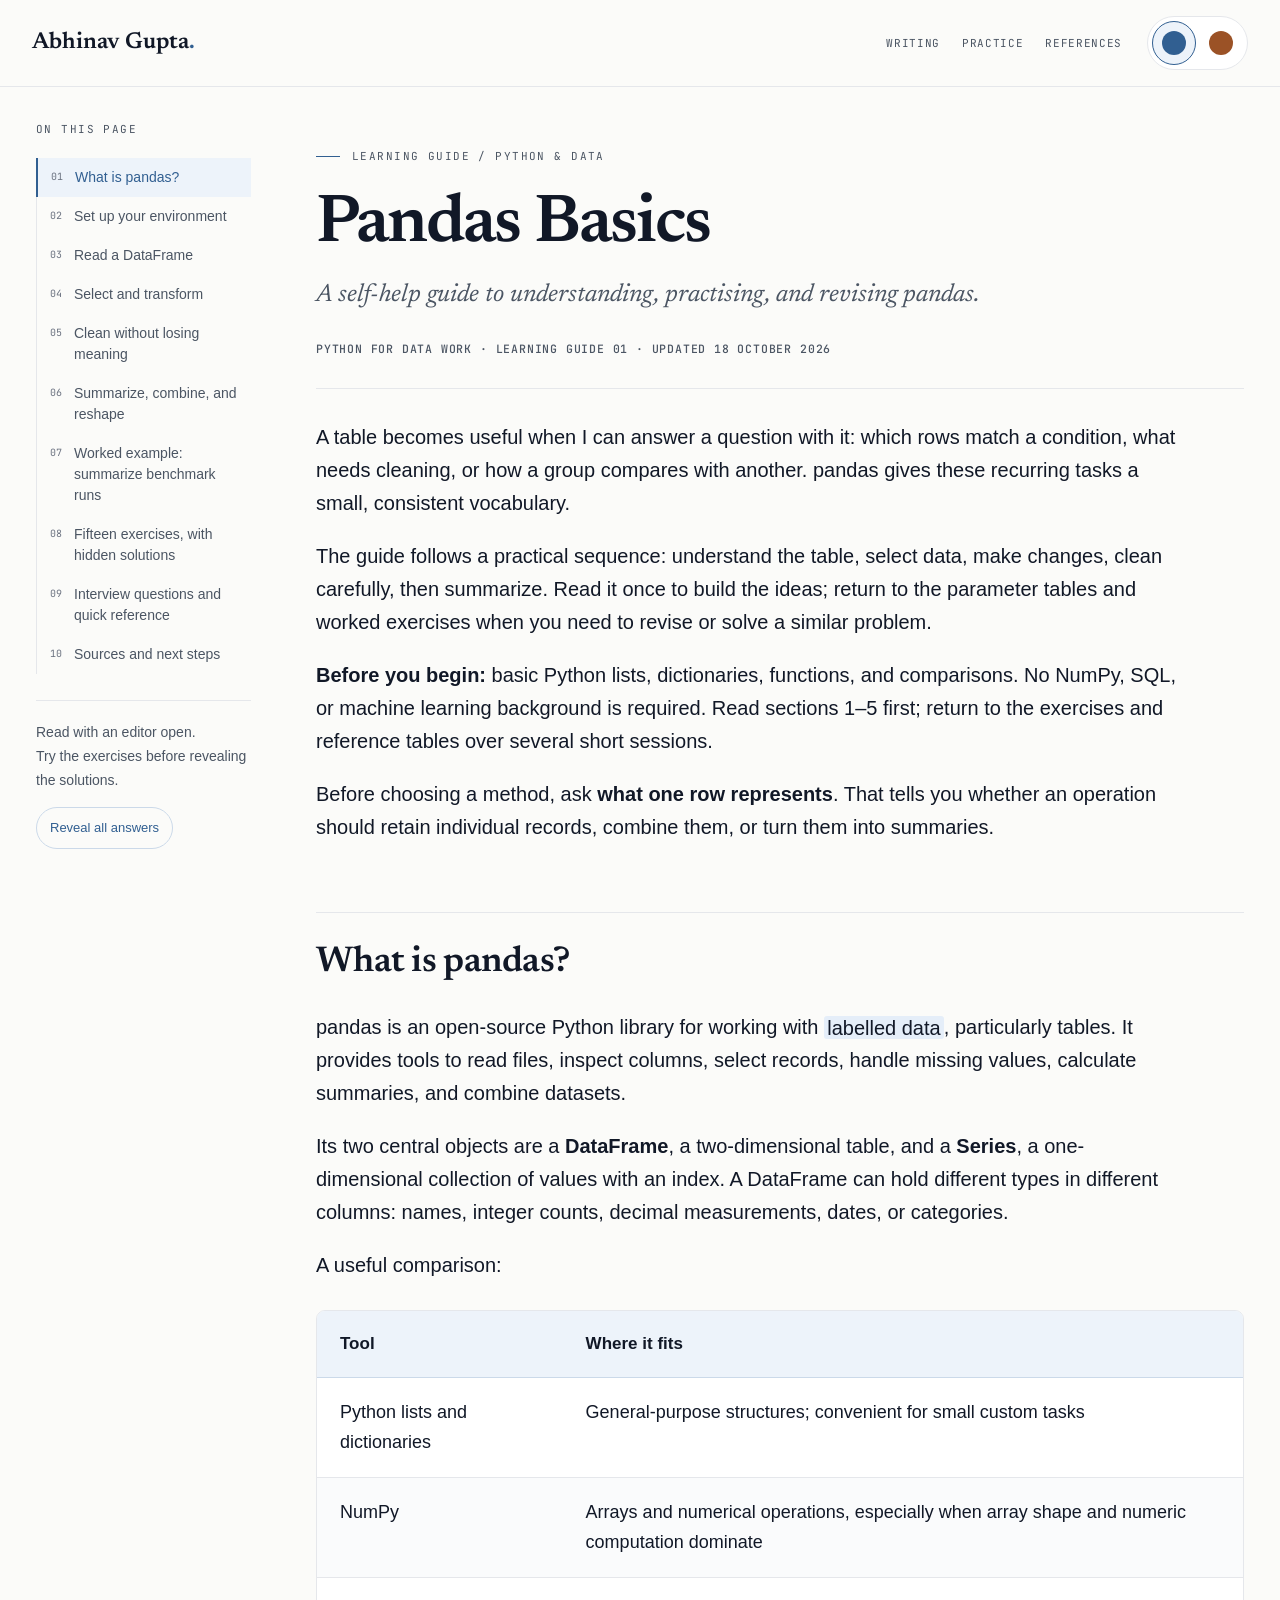
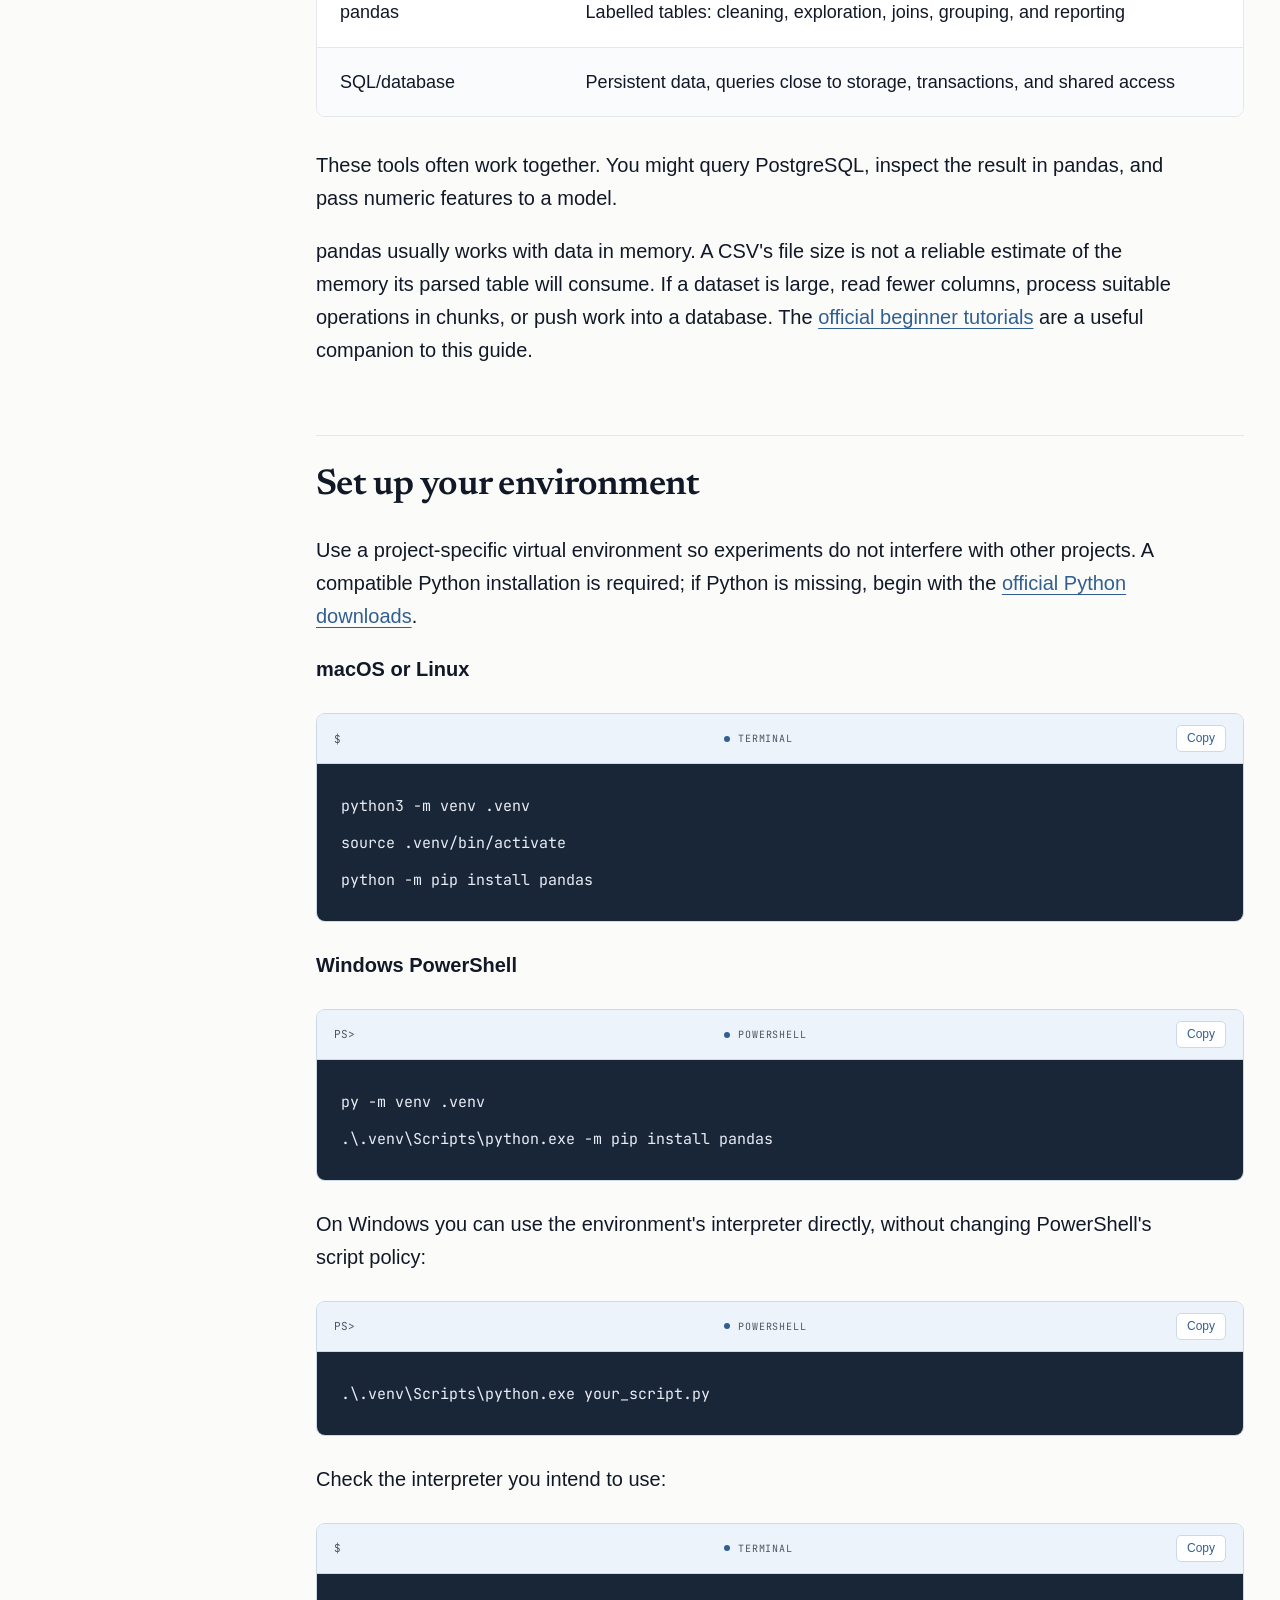
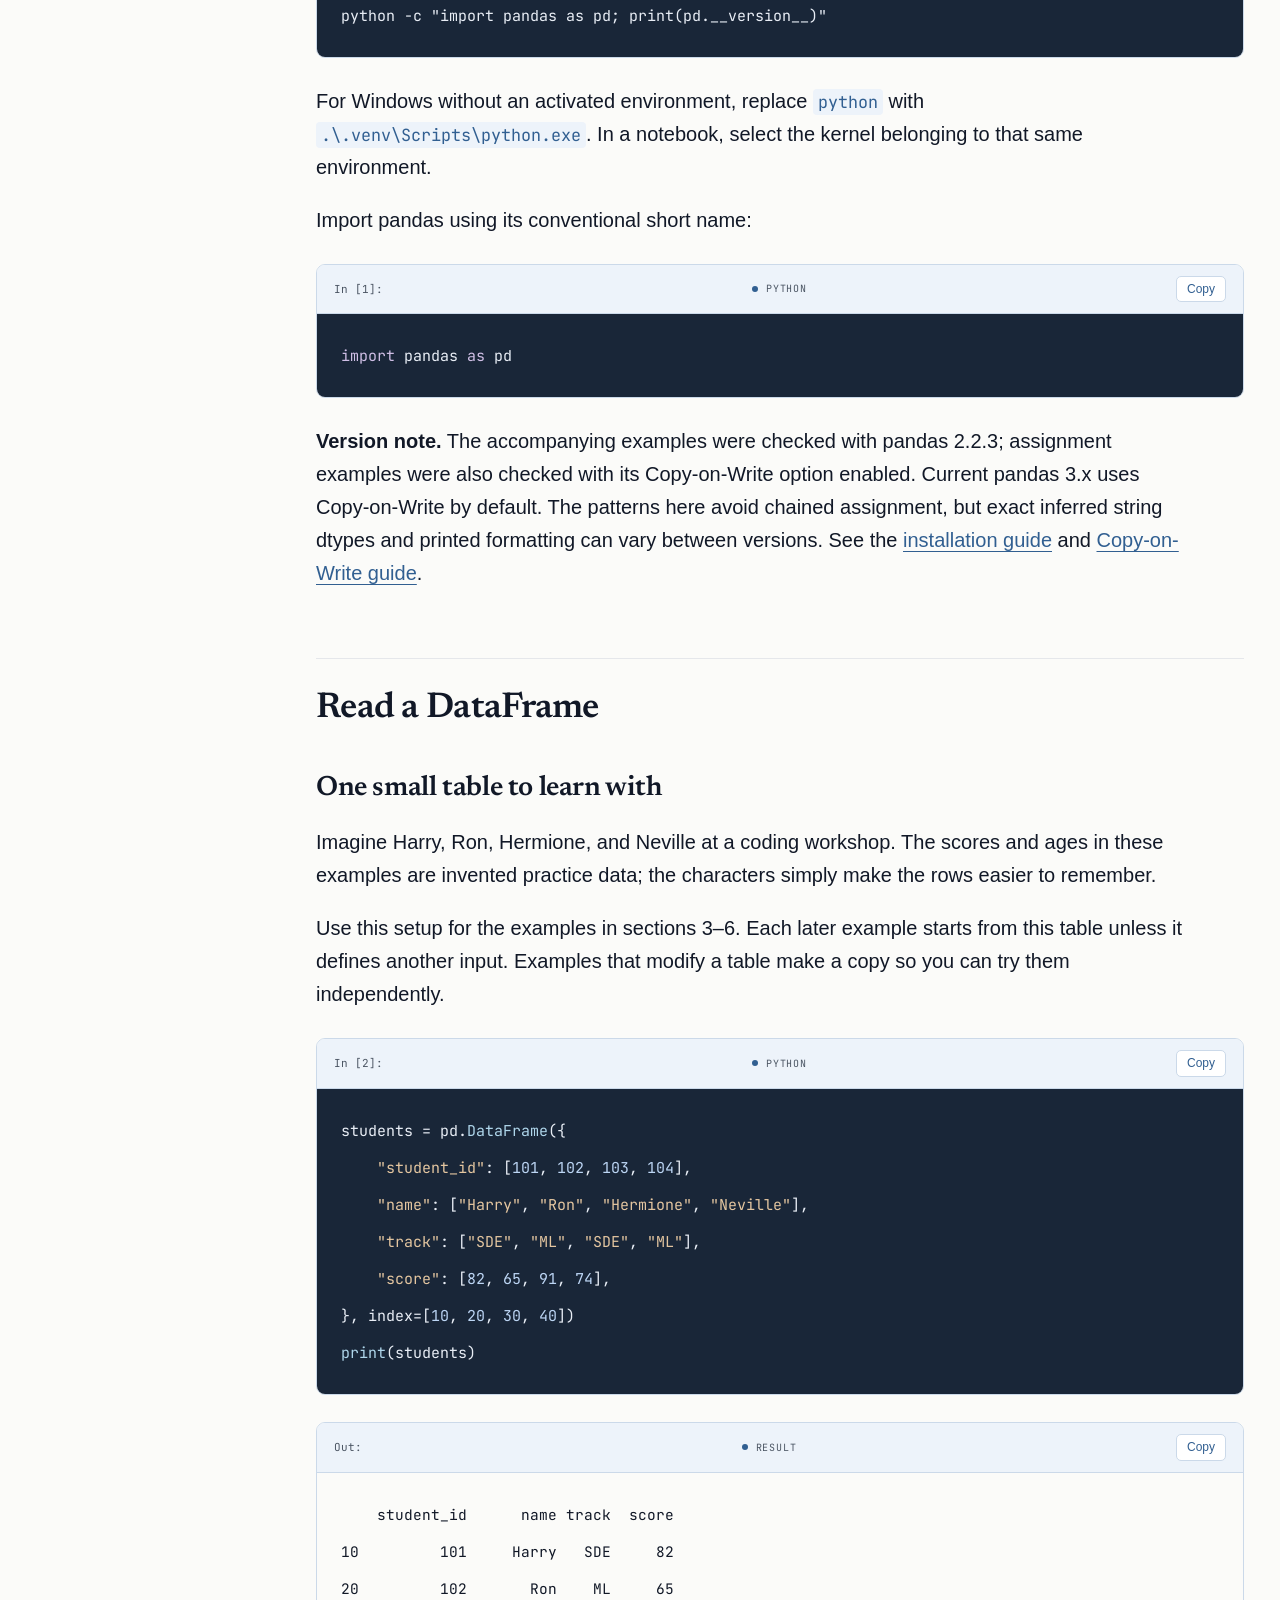
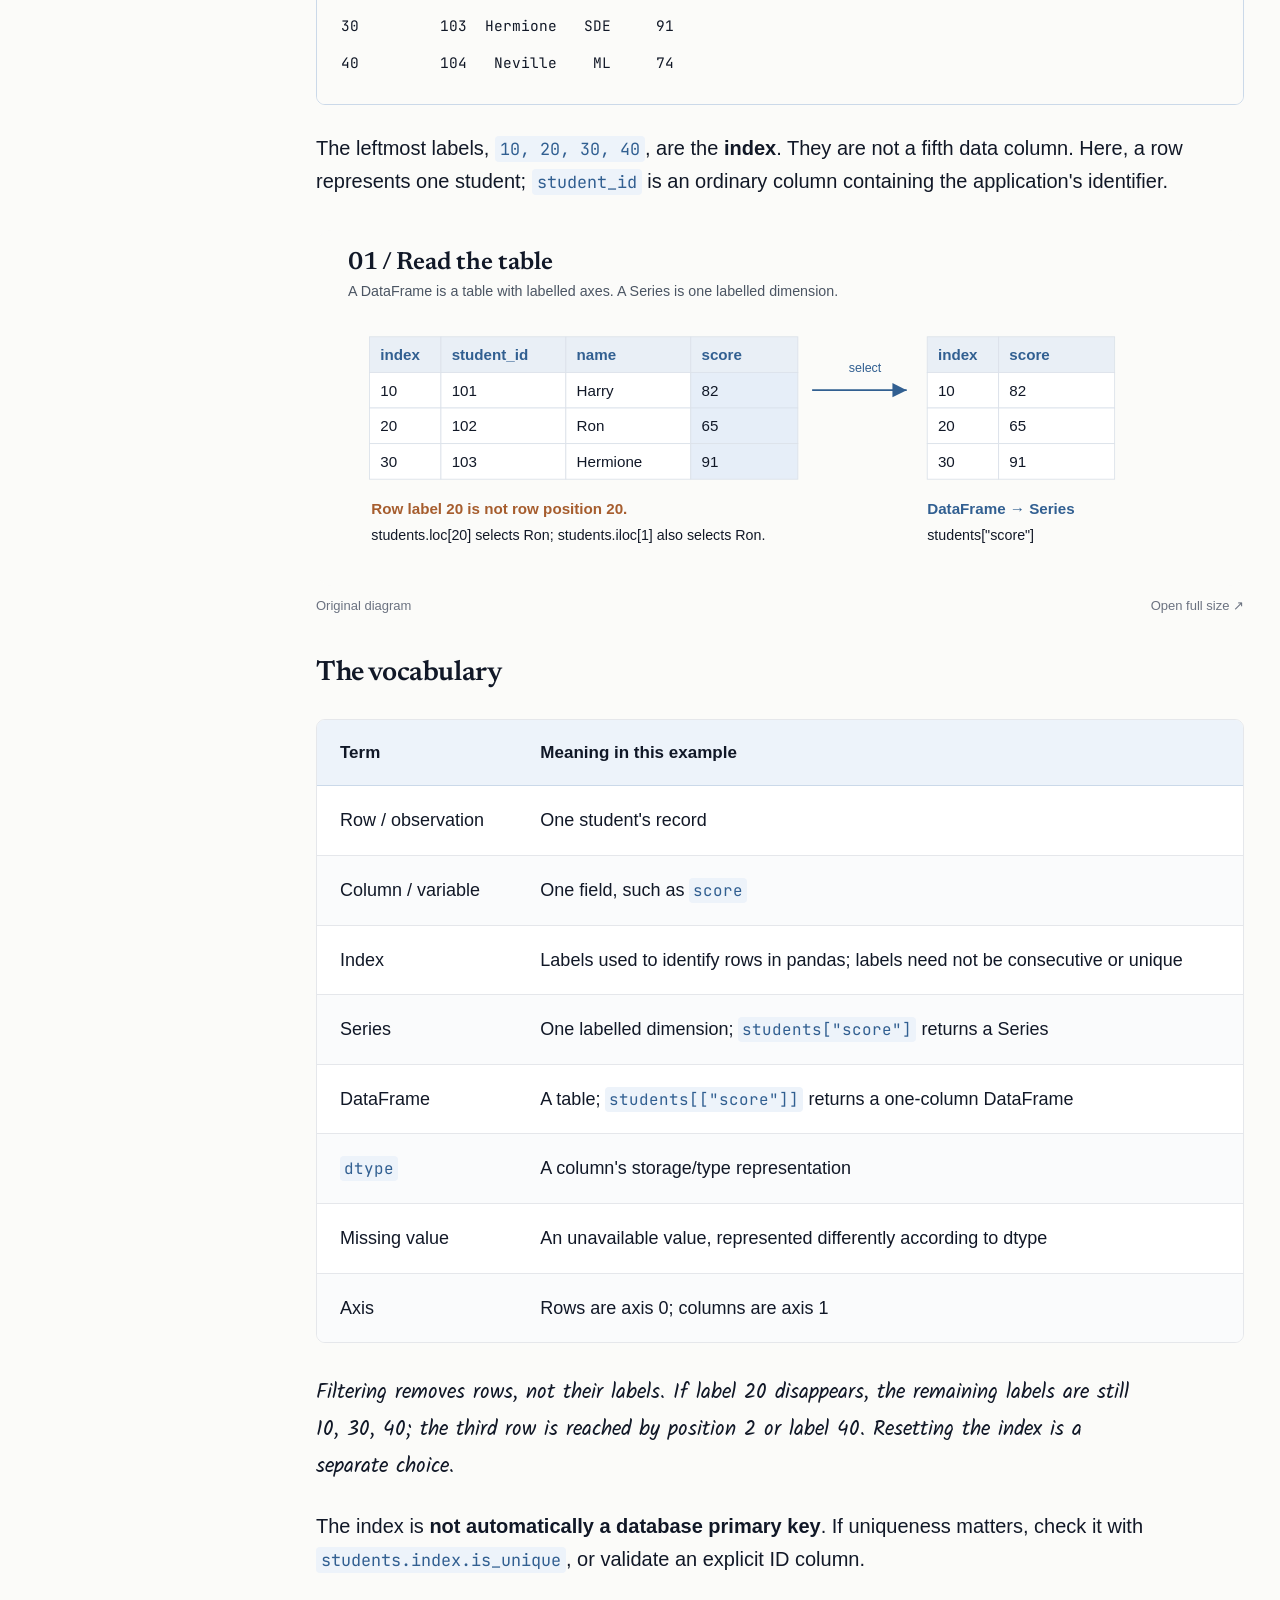
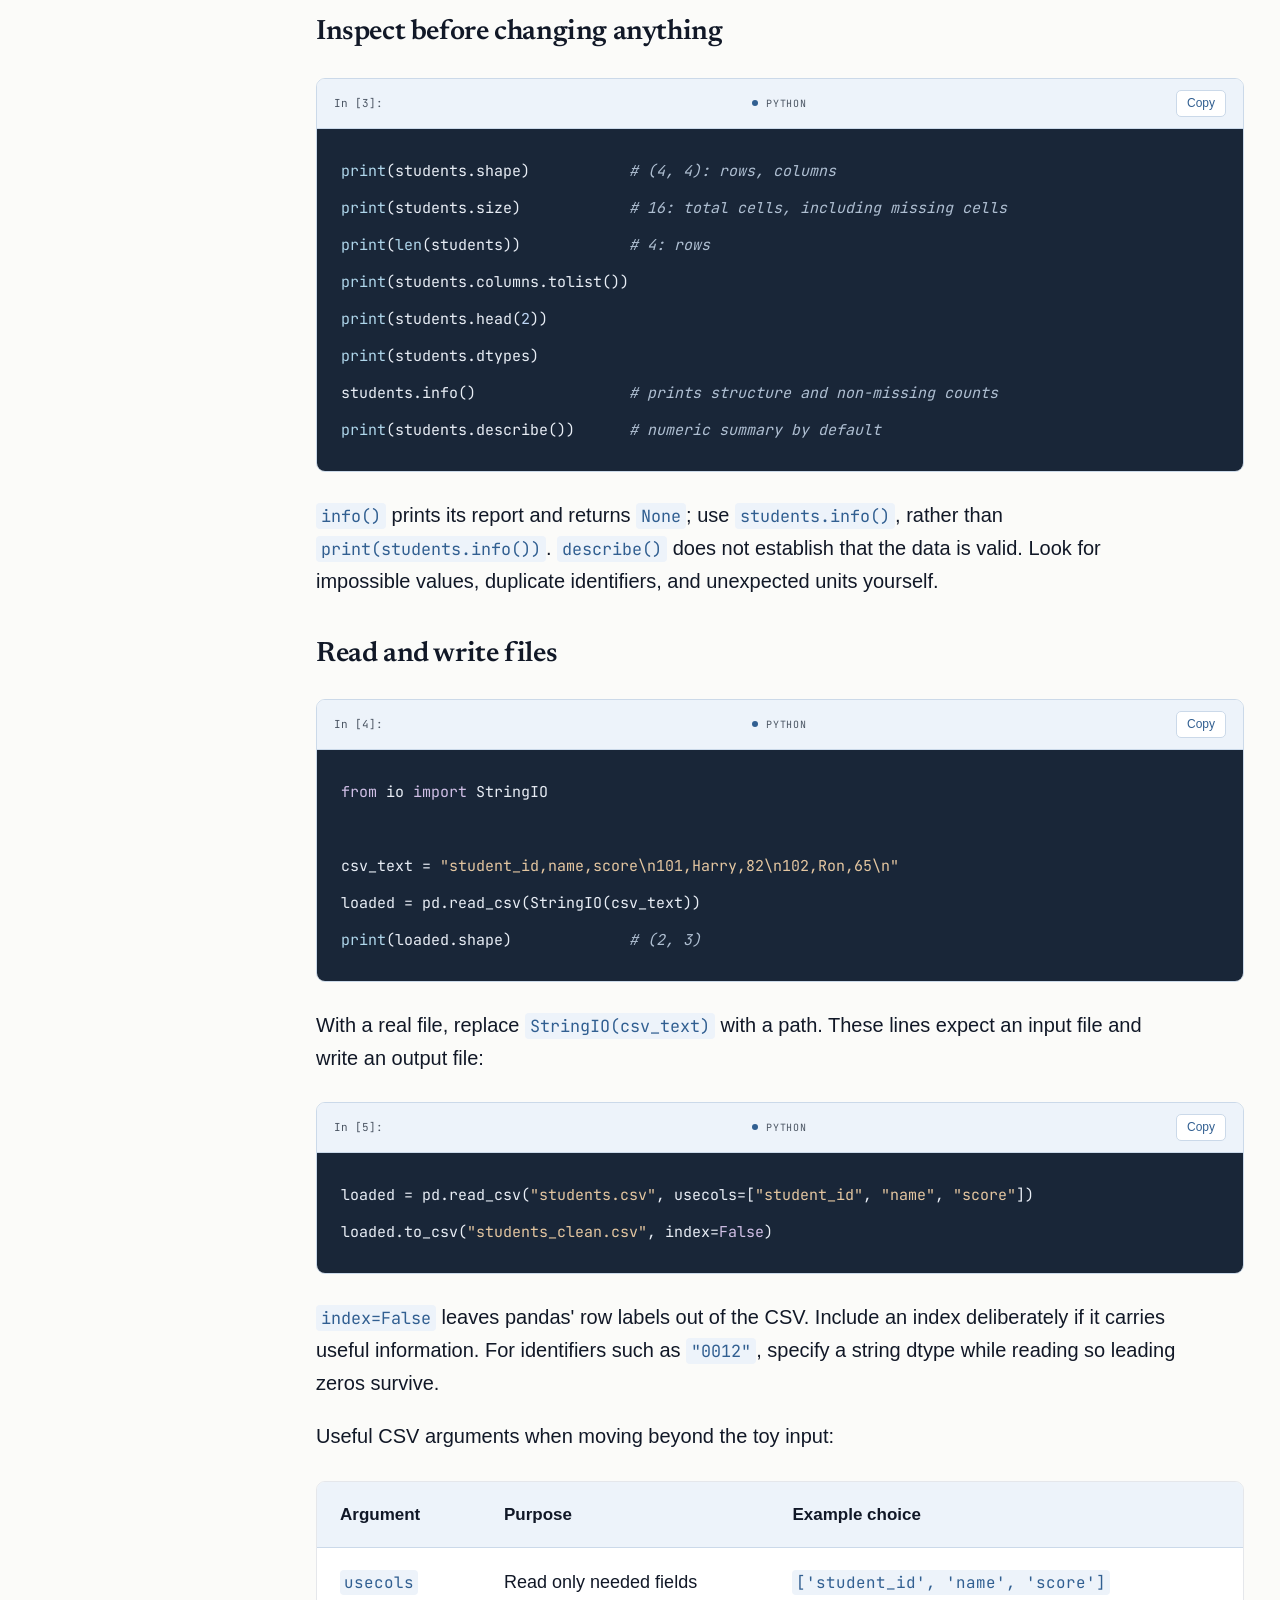
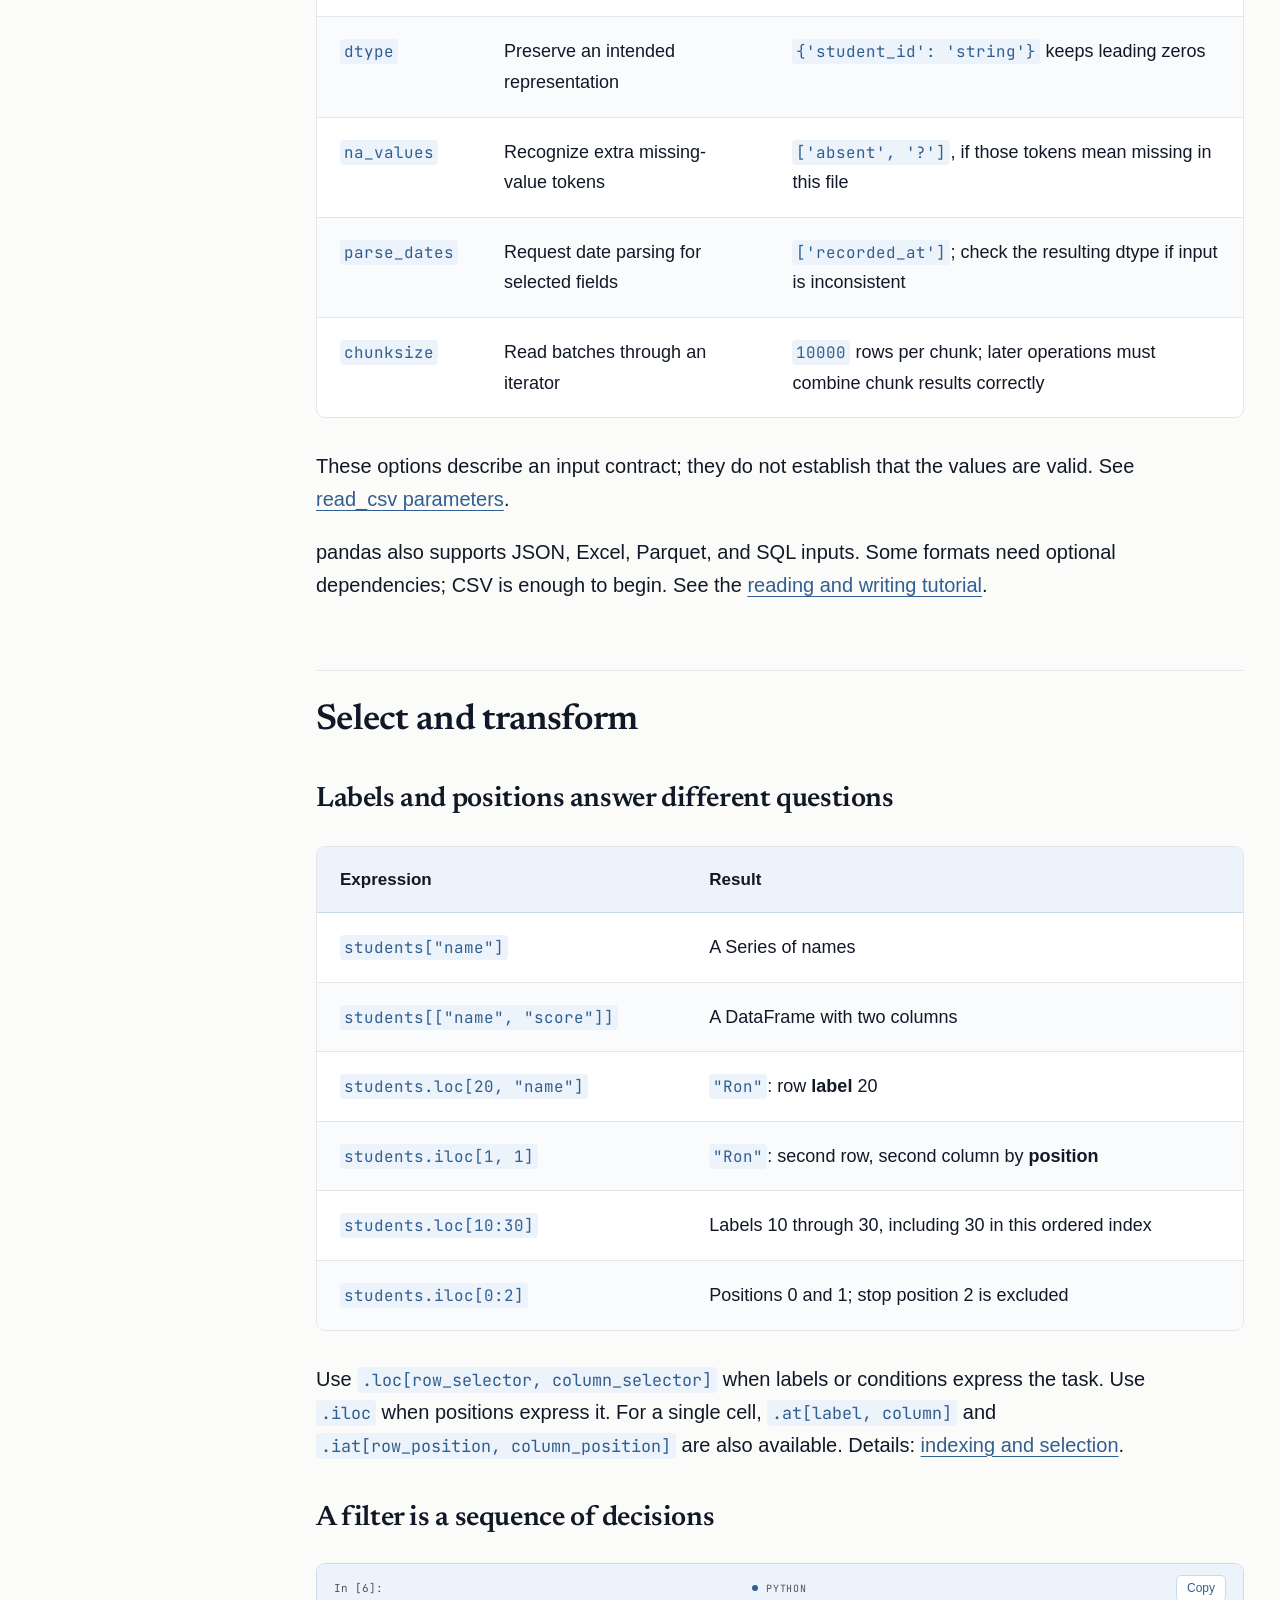
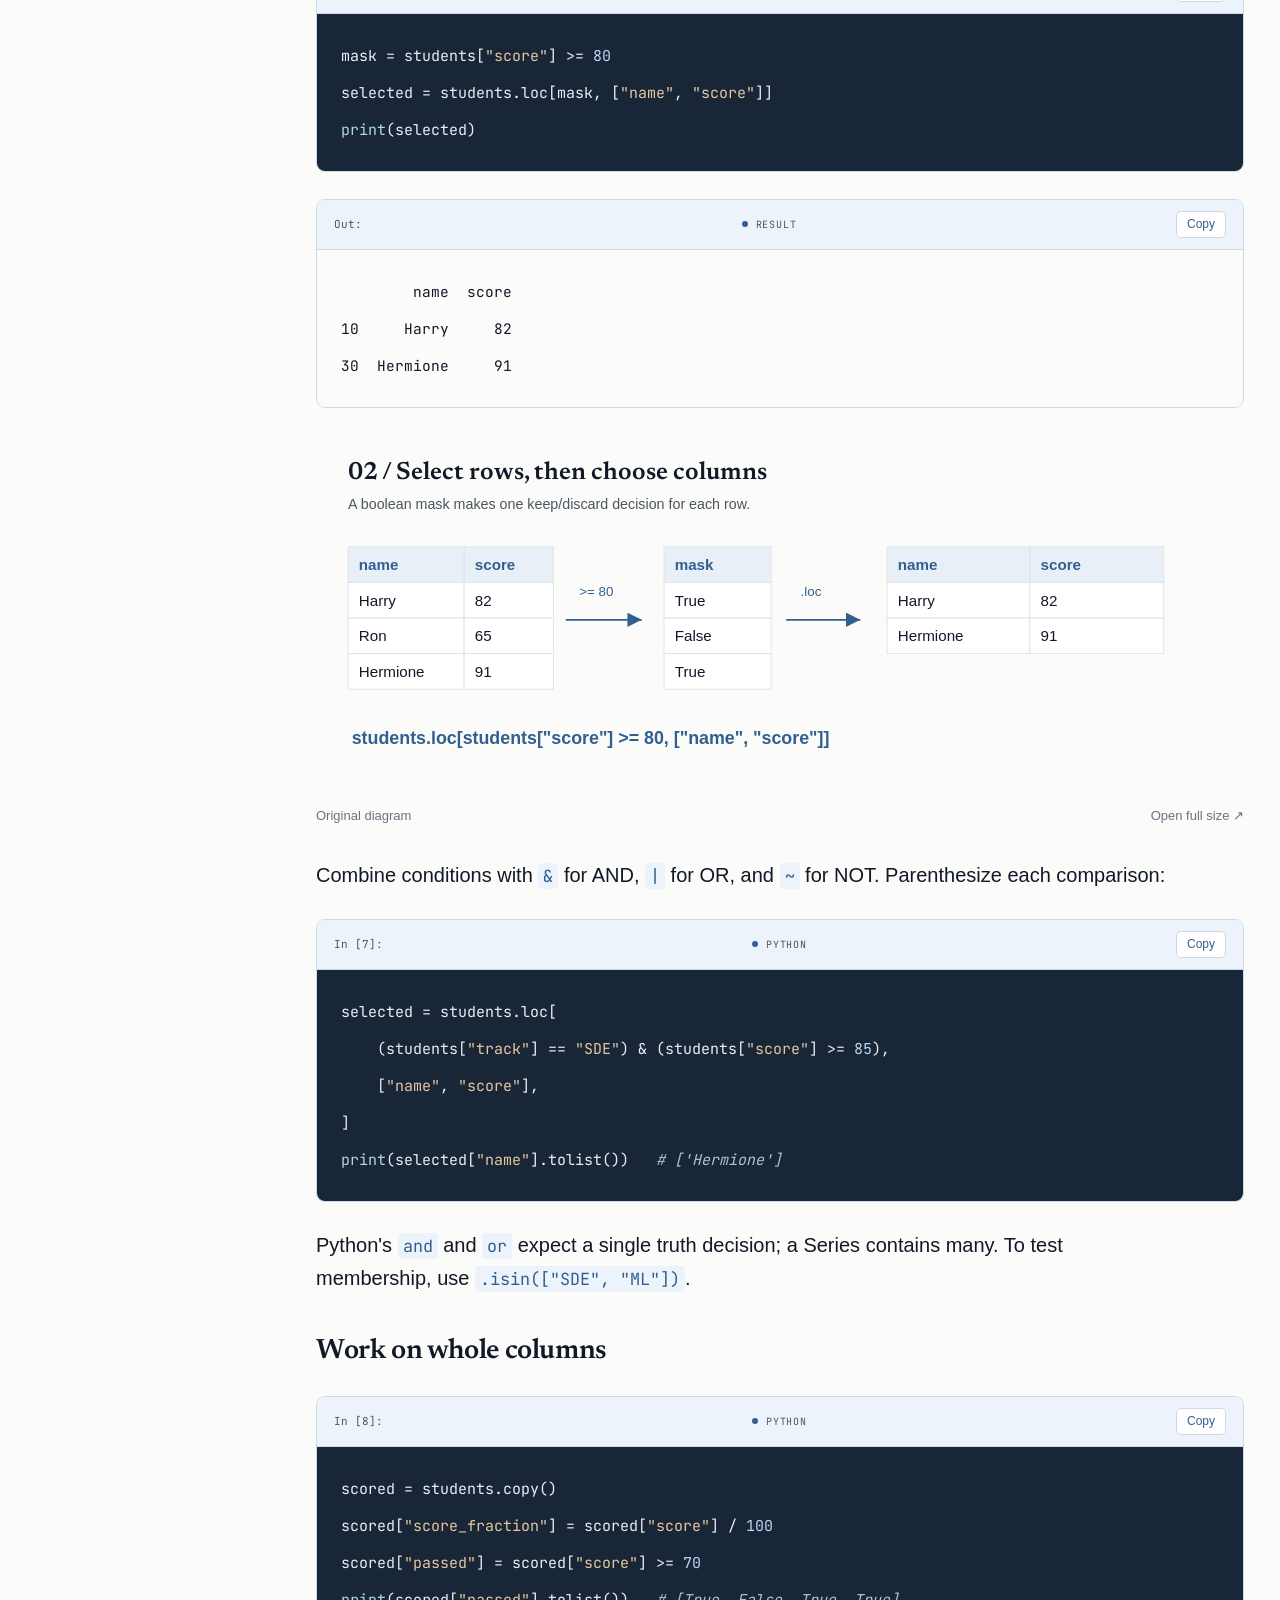
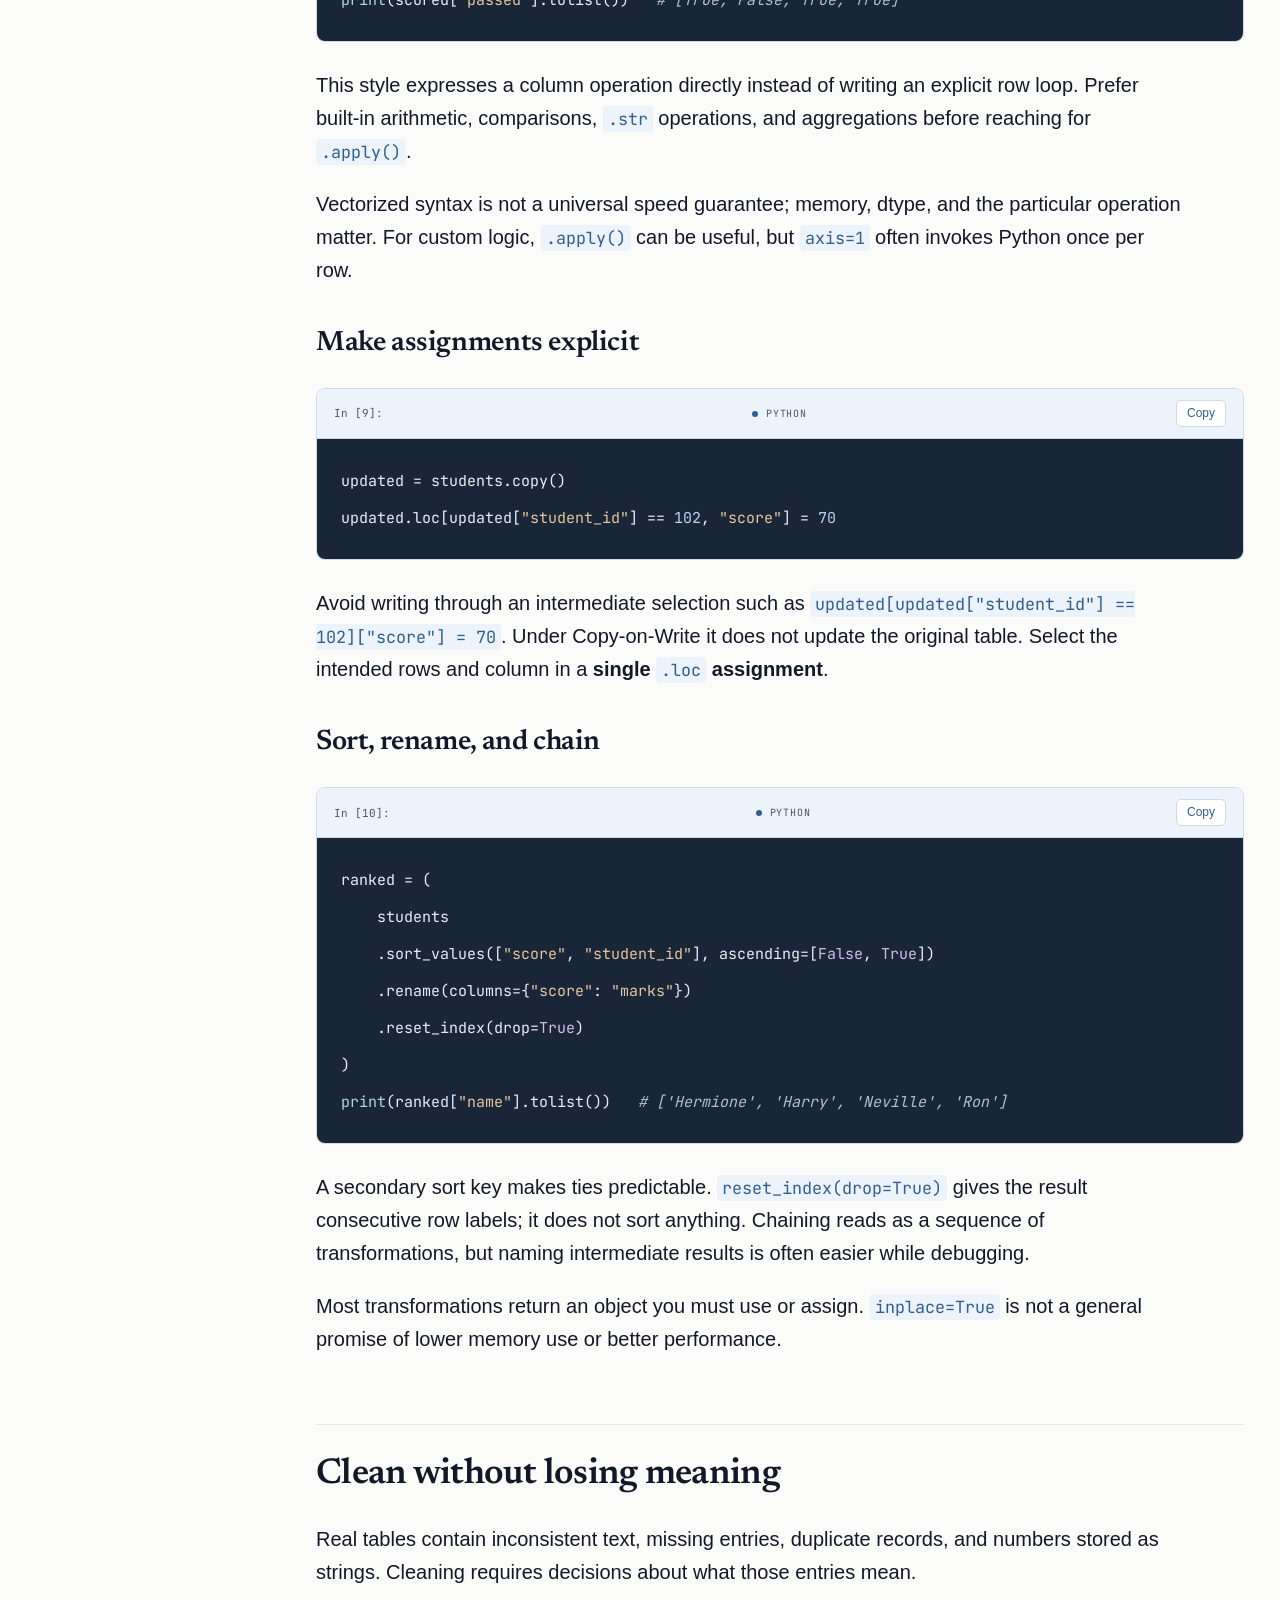
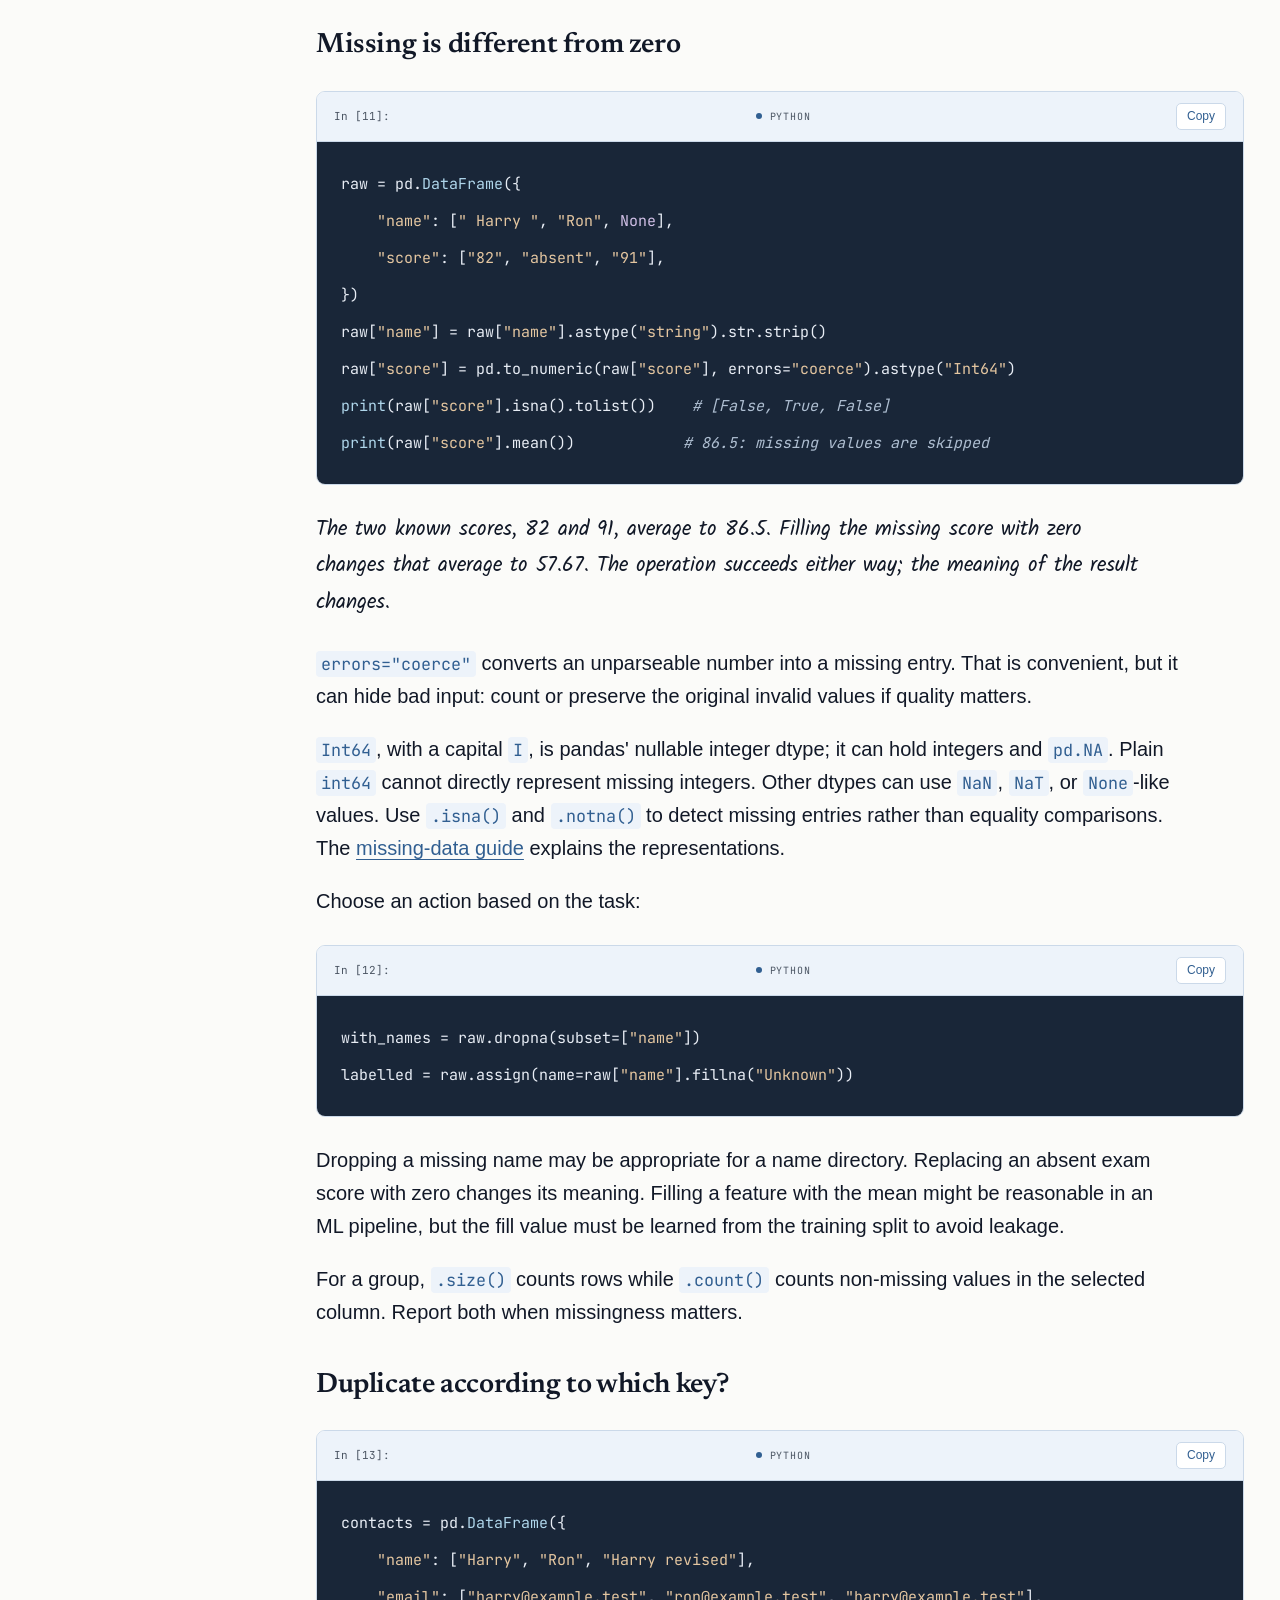
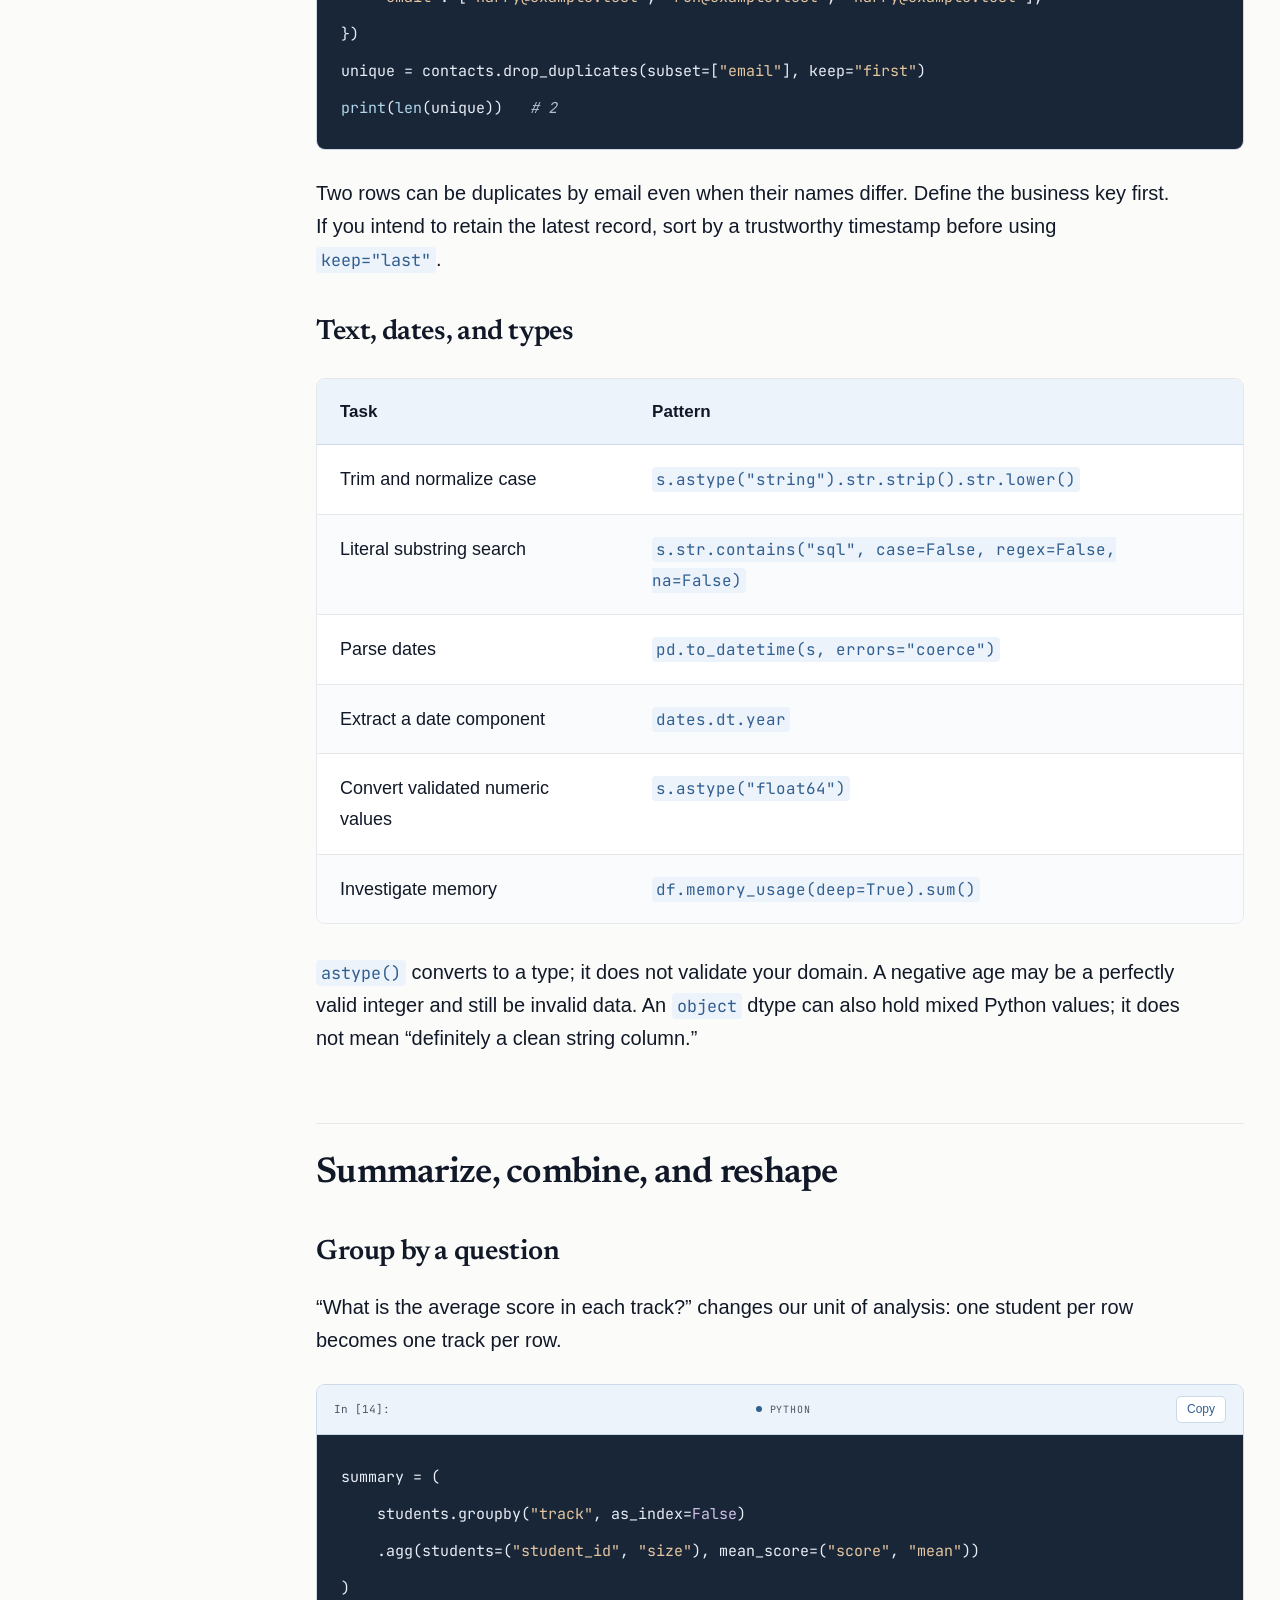
<file: writing/pandas-basics.html>
<!doctype html>
<html lang="en" data-accent="blue"><head><meta charset="utf-8"><meta name="viewport" content="width=device-width,initial-scale=1">
<title>Pandas Basics — Abhinav Gupta</title>
<link rel="canonical" href="https://rgabhi.github.io/writing/pandas-basics.html">
<meta property="og:type" content="article">
<meta property="og:title" content="Pandas Basics — Abhinav Gupta">
<meta property="og:description" content="An illustrated guide to learning and revising pandas, with 15 worked exercises and practical parameter references.">
<meta property="og:url" content="https://rgabhi.github.io/writing/pandas-basics.html">
<meta name="twitter:card" content="summary">
<link rel="icon" href="../assets/portrait.jpg">

<script>try{document.documentElement.dataset.accent=localStorage.getItem('learning-guide-accent')==='orange'?'orange':'blue'}catch{}</script>
<link rel="stylesheet" href="assets/fonts/fonts.css?v=c06e84a11049">
<link rel="stylesheet" href="assets/article-notes.css?v=67754db9d545">
<script src="assets/article-guide.js?v=cb8337f7c13e" defer></script>
<meta name="description" content="An illustrated pandas learning guide: tables, selection, cleaning, grouping, joins and 15 exercises with hidden solutions.">
</head><body>
<header class="topbar"><a class="brand" href="../index.html">Abhinav Gupta<span class="brand-dot">.</span></a><div class="header-tools"><nav class="links" aria-label="Article links"><a href="../index.html#writing">Writing</a><a href="#fifteen-exercises-with-hidden-solutions">Practice</a><a href="#sources-and-next-steps">References</a></nav><div class="palette-toggle" role="group" aria-label="Article colour palette"><button type="button" data-accent-option="blue" aria-pressed="true" aria-label="Blue palette" title="Blue palette"><span class="palette-dot blue" aria-hidden="true"></span></button><button type="button" data-accent-option="orange" aria-pressed="false" aria-label="Orange palette" title="Orange palette"><span class="palette-dot orange" aria-hidden="true"></span></button></div></div></header><div class="progress" aria-hidden="true"></div>
<div class="layout"><aside class="rail" aria-label="Article navigation"><div class="eyebrow">On this page</div><nav><a href="#what-is-pandas"><span>01</span>What is pandas?</a><a href="#set-up-your-environment"><span>02</span>Set up your environment</a><a href="#read-a-dataframe"><span>03</span>Read a DataFrame</a><a href="#select-and-transform"><span>04</span>Select and transform</a><a href="#clean-without-losing-meaning"><span>05</span>Clean without losing meaning</a><a href="#summarize-combine-and-reshape"><span>06</span>Summarize, combine, and reshape</a><a href="#worked-example-summarize-benchmark-runs"><span>07</span>Worked example: summarize benchmark runs</a><a href="#fifteen-exercises-with-hidden-solutions"><span>08</span>Fifteen exercises, with hidden solutions</a><a href="#interview-questions-and-quick-reference"><span>09</span>Interview questions and quick reference</a><a href="#sources-and-next-steps"><span>10</span>Sources and next steps</a></nav><div class="note">Read with an editor open.<br>Try the exercises before revealing the solutions.<br><button id="solutions" type="button">Reveal all answers</button></div></aside>
<main id="article"><div class="eyebrow hero-kicker">Learning guide / Python & data</div><h1>Pandas Basics</h1>
<p><em>A self-help guide to understanding, practising, and revising pandas.</em></p>
<p><strong>Python for data work · Learning guide 01 · Updated 18 October 2026</strong></p>
<p>A table becomes useful when I can answer a question with it: which rows match a condition, what needs cleaning, or how a group compares with another. pandas gives these recurring tasks a small, consistent vocabulary.</p>
<p>The guide follows a practical sequence: understand the table, select data, make changes, clean carefully, then summarize. Read it once to build the ideas; return to the parameter tables and worked exercises when you need to revise or solve a similar problem.</p>
<p><strong>Before you begin:</strong> basic Python lists, dictionaries, functions, and comparisons. No NumPy, SQL, or machine learning background is required. Read sections 1–5 first; return to the exercises and reference tables over several short sessions.</p>
<p>Before choosing a method, ask <strong>what one row represents</strong>. That tells you whether an operation should retain individual records, combine them, or turn them into summaries.</p>
<h2 id="what-is-pandas">What is pandas?</h2>
<p>pandas is an open-source Python library for working with <mark>labelled data</mark>, particularly tables. It provides tools to read files, inspect columns, select records, handle missing values, calculate summaries, and combine datasets.</p>
<p>Its two central objects are a <strong>DataFrame</strong>, a two-dimensional table, and a <strong>Series</strong>, a one-dimensional collection of values with an index. A DataFrame can hold different types in different columns: names, integer counts, decimal measurements, dates, or categories.</p>
<p>A useful comparison:</p>
<div class="table-scroll" tabindex="0"><table>
<thead>
<tr>
<th>Tool</th>
<th>Where it fits</th>
</tr>
</thead>
<tbody><tr>
<td>Python lists and dictionaries</td>
<td>General-purpose structures; convenient for small custom tasks</td>
</tr>
<tr>
<td>NumPy</td>
<td>Arrays and numerical operations, especially when array shape and numeric computation dominate</td>
</tr>
<tr>
<td>pandas</td>
<td>Labelled tables: cleaning, exploration, joins, grouping, and reporting</td>
</tr>
<tr>
<td>SQL/database</td>
<td>Persistent data, queries close to storage, transactions, and shared access</td>
</tr>
</tbody></table></div>
<p>These tools often work together. You might query PostgreSQL, inspect the result in pandas, and pass numeric features to a model.</p>
<p>pandas usually works with data in memory. A CSV&#39;s file size is not a reliable estimate of the memory its parsed table will consume. If a dataset is large, read fewer columns, process suitable operations in chunks, or push work into a database. The <a href="https://pandas.pydata.org/docs/getting_started/intro_tutorials/">official beginner tutorials</a> are a useful companion to this guide.</p>
<h2 id="set-up-your-environment">Set up your environment</h2>
<p>Use a project-specific virtual environment so experiments do not interfere with other projects. A compatible Python installation is required; if Python is missing, begin with the <a href="https://www.python.org/downloads/">official Python downloads</a>.</p>
<p><strong>macOS or Linux</strong></p>
<div class="cell input"><div class="cell-bar"><span>$</span><span class="kind">Terminal</span><button type="button" class="copy" aria-label="Copy code example">Copy</button></div><pre><code class="language-bash">python3 -m venv .venv
source .venv/bin/activate
python -m pip install pandas
</code></pre></div>
<p><strong>Windows PowerShell</strong></p>
<div class="cell input"><div class="cell-bar"><span>PS></span><span class="kind">PowerShell</span><button type="button" class="copy" aria-label="Copy code example">Copy</button></div><pre><code class="language-powershell">py -m venv .venv
.\.venv\Scripts\python.exe -m pip install pandas
</code></pre></div>
<p>On Windows you can use the environment&#39;s interpreter directly, without changing PowerShell&#39;s script policy:</p>
<div class="cell input"><div class="cell-bar"><span>PS></span><span class="kind">PowerShell</span><button type="button" class="copy" aria-label="Copy code example">Copy</button></div><pre><code class="language-powershell">.\.venv\Scripts\python.exe your_script.py
</code></pre></div>
<p>Check the interpreter you intend to use:</p>
<div class="cell input"><div class="cell-bar"><span>$</span><span class="kind">Terminal</span><button type="button" class="copy" aria-label="Copy code example">Copy</button></div><pre><code class="language-bash">python -c &quot;import pandas as pd; print(pd.__version__)&quot;
</code></pre></div>
<p>For Windows without an activated environment, replace <code>python</code> with <code>.\.venv\Scripts\python.exe</code>. In a notebook, select the kernel belonging to that same environment.</p>
<p>Import pandas using its conventional short name:</p>
<div class="cell input"><div class="cell-bar"><span>In [1]:</span><span class="kind">Python</span><button type="button" class="copy" aria-label="Copy code example">Copy</button></div><pre><code class="language-python"><span class="tok-keyword">import</span> pandas <span class="tok-keyword">as</span> pd
</code></pre></div>
<p><strong>Version note.</strong> The accompanying examples were checked with pandas 2.2.3; assignment examples were also checked with its Copy-on-Write option enabled. Current pandas 3.x uses Copy-on-Write by default. The patterns here avoid chained assignment, but exact inferred string dtypes and printed formatting can vary between versions. See the <a href="https://pandas.pydata.org/docs/getting_started/install.html">installation guide</a> and <a href="https://pandas.pydata.org/docs/user_guide/copy_on_write.html">Copy-on-Write guide</a>.</p>
<h2 id="read-a-dataframe">Read a DataFrame</h2>
<h3 id="one-small-table-to-learn-with">One small table to learn with</h3>
<p>Imagine Harry, Ron, Hermione, and Neville at a coding workshop. The scores and ages in these examples are invented practice data; the characters simply make the rows easier to remember.</p>
<p>Use this setup for the examples in sections 3–6. Each later example starts from this table unless it defines another input. Examples that modify a table make a copy so you can try them independently.</p>
<div class="cell input"><div class="cell-bar"><span>In [2]:</span><span class="kind">Python</span><button type="button" class="copy" aria-label="Copy code example">Copy</button></div><pre><code class="language-python">students = pd.<span class="tok-function">DataFrame</span>({
    <span class="tok-string">"student_id"</span>: [<span class="tok-number">101</span>, <span class="tok-number">102</span>, <span class="tok-number">103</span>, <span class="tok-number">104</span>],
    <span class="tok-string">"name"</span>: [<span class="tok-string">"Harry"</span>, <span class="tok-string">"Ron"</span>, <span class="tok-string">"Hermione"</span>, <span class="tok-string">"Neville"</span>],
    <span class="tok-string">"track"</span>: [<span class="tok-string">"SDE"</span>, <span class="tok-string">"ML"</span>, <span class="tok-string">"SDE"</span>, <span class="tok-string">"ML"</span>],
    <span class="tok-string">"score"</span>: [<span class="tok-number">82</span>, <span class="tok-number">65</span>, <span class="tok-number">91</span>, <span class="tok-number">74</span>],
}, index=[<span class="tok-number">10</span>, <span class="tok-number">20</span>, <span class="tok-number">30</span>, <span class="tok-number">40</span>])
<span class="tok-function">print</span>(students)
</code></pre></div>
<div class="cell output"><div class="cell-bar"><span>Out:</span><span class="kind">result</span><button type="button" class="copy" aria-label="Copy code example">Copy</button></div><pre><code class="language-text">    student_id      name track  score
10         101     Harry   SDE     82
20         102       Ron    ML     65
30         103  Hermione   SDE     91
40         104   Neville    ML     74
</code></pre></div>
<p>The leftmost labels, <code>10, 20, 30, 40</code>, are the <strong>index</strong>. They are not a fifth data column. Here, a row represents one student; <code>student_id</code> is an ordinary column containing the application&#39;s identifier.</p>
<figure><a href="assets/pandas-basics/01-anatomy.svg" target="_blank" rel="noopener" aria-label="Open diagram at full size"><img src="assets/pandas-basics/01-anatomy.svg" alt="DataFrame anatomy: column labels, row labels, and selecting a score Series." data-blue-src="assets/pandas-basics/01-anatomy.svg" data-orange-src="assets/pandas-basics/01-anatomy-orange.svg" loading="lazy"></a><figcaption>Original diagram <span>Open full size ↗</span></figcaption></figure>
<h3 id="the-vocabulary">The vocabulary</h3>
<div class="table-scroll" tabindex="0"><table>
<thead>
<tr>
<th>Term</th>
<th>Meaning in this example</th>
</tr>
</thead>
<tbody><tr>
<td>Row / observation</td>
<td>One student&#39;s record</td>
</tr>
<tr>
<td>Column / variable</td>
<td>One field, such as <code>score</code></td>
</tr>
<tr>
<td>Index</td>
<td>Labels used to identify rows in pandas; labels need not be consecutive or unique</td>
</tr>
<tr>
<td>Series</td>
<td>One labelled dimension; <code>students[&quot;score&quot;]</code> returns a Series</td>
</tr>
<tr>
<td>DataFrame</td>
<td>A table; <code>students[[&quot;score&quot;]]</code> returns a one-column DataFrame</td>
</tr>
<tr>
<td><code>dtype</code></td>
<td>A column&#39;s storage/type representation</td>
</tr>
<tr>
<td>Missing value</td>
<td>An unavailable value, represented differently according to dtype</td>
</tr>
<tr>
<td>Axis</td>
<td>Rows are axis 0; columns are axis 1</td>
</tr>
</tbody></table></div>
<p class="hand-note">Filtering removes rows, not their labels. If label 20 disappears, the remaining labels are still 10, 30, 40; the third row is reached by position 2 or label 40. Resetting the index is a separate choice.</p>

<p>The index is <strong>not automatically a database primary key</strong>. If uniqueness matters, check it with <code>students.index.is_unique</code>, or validate an explicit ID column.</p>
<h3 id="inspect-before-changing-anything">Inspect before changing anything</h3>
<div class="cell input"><div class="cell-bar"><span>In [3]:</span><span class="kind">Python</span><button type="button" class="copy" aria-label="Copy code example">Copy</button></div><pre><code class="language-python"><span class="tok-function">print</span>(students.shape)           <span class="tok-comment"># (4, 4): rows, columns</span>
<span class="tok-function">print</span>(students.size)            <span class="tok-comment"># 16: total cells, including missing cells</span>
<span class="tok-function">print</span>(<span class="tok-function">len</span>(students))            <span class="tok-comment"># 4: rows</span>
<span class="tok-function">print</span>(students.columns.tolist())
<span class="tok-function">print</span>(students.head(<span class="tok-number">2</span>))
<span class="tok-function">print</span>(students.dtypes)
students.info()                 <span class="tok-comment"># prints structure and non-missing counts</span>
<span class="tok-function">print</span>(students.describe())      <span class="tok-comment"># numeric summary by default</span>
</code></pre></div>
<p><code>info()</code> prints its report and returns <code>None</code>; use <code>students.info()</code>, rather than <code>print(students.info())</code>. <code>describe()</code> does not establish that the data is valid. Look for impossible values, duplicate identifiers, and unexpected units yourself.</p>
<h3 id="read-and-write-files">Read and write files</h3>
<div class="cell input"><div class="cell-bar"><span>In [4]:</span><span class="kind">Python</span><button type="button" class="copy" aria-label="Copy code example">Copy</button></div><pre><code class="language-python"><span class="tok-keyword">from</span> io <span class="tok-keyword">import</span> StringIO

csv_text = <span class="tok-string">"student_id,name,score\n101,Harry,82\n102,Ron,65\n"</span>
loaded = pd.read_csv(StringIO(csv_text))
<span class="tok-function">print</span>(loaded.shape)             <span class="tok-comment"># (2, 3)</span>
</code></pre></div>
<p>With a real file, replace <code>StringIO(csv_text)</code> with a path. These lines expect an input file and write an output file:</p>
<div class="cell input"><div class="cell-bar"><span>In [5]:</span><span class="kind">Python</span><button type="button" class="copy" aria-label="Copy code example">Copy</button></div><pre><code class="language-python">loaded = pd.read_csv(<span class="tok-string">"students.csv"</span>, usecols=[<span class="tok-string">"student_id"</span>, <span class="tok-string">"name"</span>, <span class="tok-string">"score"</span>])
loaded.to_csv(<span class="tok-string">"students_clean.csv"</span>, index=<span class="tok-keyword">False</span>)
</code></pre></div>
<p><code>index=False</code> leaves pandas&#39; row labels out of the CSV. Include an index deliberately if it carries useful information. For identifiers such as <code>&quot;0012&quot;</code>, specify a string dtype while reading so leading zeros survive.</p>
<p>Useful CSV arguments when moving beyond the toy input:</p>
<div class="table-scroll" tabindex="0"><table>
<thead>
<tr>
<th>Argument</th>
<th>Purpose</th>
<th>Example choice</th>
</tr>
</thead>
<tbody><tr>
<td><code>usecols</code></td>
<td>Read only needed fields</td>
<td><code>[&#39;student_id&#39;, &#39;name&#39;, &#39;score&#39;]</code></td>
</tr>
<tr>
<td><code>dtype</code></td>
<td>Preserve an intended representation</td>
<td><code>{&#39;student_id&#39;: &#39;string&#39;}</code> keeps leading zeros</td>
</tr>
<tr>
<td><code>na_values</code></td>
<td>Recognize extra missing-value tokens</td>
<td><code>[&#39;absent&#39;, &#39;?&#39;]</code>, if those tokens mean missing in this file</td>
</tr>
<tr>
<td><code>parse_dates</code></td>
<td>Request date parsing for selected fields</td>
<td><code>[&#39;recorded_at&#39;]</code>; check the resulting dtype if input is inconsistent</td>
</tr>
<tr>
<td><code>chunksize</code></td>
<td>Read batches through an iterator</td>
<td><code>10000</code> rows per chunk; later operations must combine chunk results correctly</td>
</tr>
</tbody></table></div>
<p>These options describe an input contract; they do not establish that the values are valid. See <a href="https://pandas.pydata.org/docs/reference/api/pandas.read_csv.html">read_csv parameters</a>.</p>
<p>pandas also supports JSON, Excel, Parquet, and SQL inputs. Some formats need optional dependencies; CSV is enough to begin. See the <a href="https://pandas.pydata.org/docs/getting_started/intro_tutorials/02_read_write.html">reading and writing tutorial</a>.</p>
<h2 id="select-and-transform">Select and transform</h2>
<h3 id="labels-and-positions-answer-different-questions">Labels and positions answer different questions</h3>
<div class="table-scroll" tabindex="0"><table>
<thead>
<tr>
<th>Expression</th>
<th>Result</th>
</tr>
</thead>
<tbody><tr>
<td><code>students[&quot;name&quot;]</code></td>
<td>A Series of names</td>
</tr>
<tr>
<td><code>students[[&quot;name&quot;, &quot;score&quot;]]</code></td>
<td>A DataFrame with two columns</td>
</tr>
<tr>
<td><code>students.loc[20, &quot;name&quot;]</code></td>
<td><code>&quot;Ron&quot;</code>: row <strong>label</strong> 20</td>
</tr>
<tr>
<td><code>students.iloc[1, 1]</code></td>
<td><code>&quot;Ron&quot;</code>: second row, second column by <strong>position</strong></td>
</tr>
<tr>
<td><code>students.loc[10:30]</code></td>
<td>Labels 10 through 30, including 30 in this ordered index</td>
</tr>
<tr>
<td><code>students.iloc[0:2]</code></td>
<td>Positions 0 and 1; stop position 2 is excluded</td>
</tr>
</tbody></table></div>
<p>Use <code>.loc[row_selector, column_selector]</code> when labels or conditions express the task. Use <code>.iloc</code> when positions express it. For a single cell, <code>.at[label, column]</code> and <code>.iat[row_position, column_position]</code> are also available. Details: <a href="https://pandas.pydata.org/docs/user_guide/indexing.html">indexing and selection</a>.</p>
<h3 id="a-filter-is-a-sequence-of-decisions">A filter is a sequence of decisions</h3>
<div class="cell input"><div class="cell-bar"><span>In [6]:</span><span class="kind">Python</span><button type="button" class="copy" aria-label="Copy code example">Copy</button></div><pre><code class="language-python">mask = students[<span class="tok-string">"score"</span>] &gt;= <span class="tok-number">80</span>
selected = students.loc[mask, [<span class="tok-string">"name"</span>, <span class="tok-string">"score"</span>]]
<span class="tok-function">print</span>(selected)
</code></pre></div>
<div class="cell output"><div class="cell-bar"><span>Out:</span><span class="kind">result</span><button type="button" class="copy" aria-label="Copy code example">Copy</button></div><pre><code class="language-text">        name  score
10     Harry     82
30  Hermione     91
</code></pre></div>
<figure><a href="assets/pandas-basics/02-selection.svg" target="_blank" rel="noopener" aria-label="Open diagram at full size"><img src="assets/pandas-basics/02-selection.svg" alt="A score comparison creates a boolean mask that keeps Harry and Hermione." data-blue-src="assets/pandas-basics/02-selection.svg" data-orange-src="assets/pandas-basics/02-selection-orange.svg" loading="lazy"></a><figcaption>Original diagram <span>Open full size ↗</span></figcaption></figure>
<p>Combine conditions with <code>&amp;</code> for AND, <code>|</code> for OR, and <code>~</code> for NOT. Parenthesize each comparison:</p>
<div class="cell input"><div class="cell-bar"><span>In [7]:</span><span class="kind">Python</span><button type="button" class="copy" aria-label="Copy code example">Copy</button></div><pre><code class="language-python">selected = students.loc[
    (students[<span class="tok-string">"track"</span>] == <span class="tok-string">"SDE"</span>) &amp; (students[<span class="tok-string">"score"</span>] &gt;= <span class="tok-number">85</span>),
    [<span class="tok-string">"name"</span>, <span class="tok-string">"score"</span>],
]
<span class="tok-function">print</span>(selected[<span class="tok-string">"name"</span>].tolist())   <span class="tok-comment"># ['Hermione']</span>
</code></pre></div>
<p>Python&#39;s <code>and</code> and <code>or</code> expect a single truth decision; a Series contains many. To test membership, use <code>.isin([&quot;SDE&quot;, &quot;ML&quot;])</code>.</p>
<h3 id="work-on-whole-columns">Work on whole columns</h3>
<div class="cell input"><div class="cell-bar"><span>In [8]:</span><span class="kind">Python</span><button type="button" class="copy" aria-label="Copy code example">Copy</button></div><pre><code class="language-python">scored = students.copy()
scored[<span class="tok-string">"score_fraction"</span>] = scored[<span class="tok-string">"score"</span>] / <span class="tok-number">100</span>
scored[<span class="tok-string">"passed"</span>] = scored[<span class="tok-string">"score"</span>] &gt;= <span class="tok-number">70</span>
<span class="tok-function">print</span>(scored[<span class="tok-string">"passed"</span>].tolist())   <span class="tok-comment"># [True, False, True, True]</span>
</code></pre></div>
<p>This style expresses a column operation directly instead of writing an explicit row loop. Prefer built-in arithmetic, comparisons, <code>.str</code> operations, and aggregations before reaching for <code>.apply()</code>.</p>
<p>Vectorized syntax is not a universal speed guarantee; memory, dtype, and the particular operation matter. For custom logic, <code>.apply()</code> can be useful, but <code>axis=1</code> often invokes Python once per row.</p>
<h3 id="make-assignments-explicit">Make assignments explicit</h3>
<div class="cell input"><div class="cell-bar"><span>In [9]:</span><span class="kind">Python</span><button type="button" class="copy" aria-label="Copy code example">Copy</button></div><pre><code class="language-python">updated = students.copy()
updated.loc[updated[<span class="tok-string">"student_id"</span>] == <span class="tok-number">102</span>, <span class="tok-string">"score"</span>] = <span class="tok-number">70</span>
</code></pre></div>
<p>Avoid writing through an intermediate selection such as <code>updated[updated[&quot;student_id&quot;] == 102][&quot;score&quot;] = 70</code>. Under Copy-on-Write it does not update the original table. Select the intended rows and column in a <strong>single <code>.loc</code> assignment</strong>.</p>
<h3 id="sort-rename-and-chain">Sort, rename, and chain</h3>
<div class="cell input"><div class="cell-bar"><span>In [10]:</span><span class="kind">Python</span><button type="button" class="copy" aria-label="Copy code example">Copy</button></div><pre><code class="language-python">ranked = (
    students
    .sort_values([<span class="tok-string">"score"</span>, <span class="tok-string">"student_id"</span>], ascending=[<span class="tok-keyword">False</span>, <span class="tok-keyword">True</span>])
    .rename(columns={<span class="tok-string">"score"</span>: <span class="tok-string">"marks"</span>})
    .reset_index(drop=<span class="tok-keyword">True</span>)
)
<span class="tok-function">print</span>(ranked[<span class="tok-string">"name"</span>].tolist())   <span class="tok-comment"># ['Hermione', 'Harry', 'Neville', 'Ron']</span>
</code></pre></div>
<p>A secondary sort key makes ties predictable. <code>reset_index(drop=True)</code> gives the result consecutive row labels; it does not sort anything. Chaining reads as a sequence of transformations, but naming intermediate results is often easier while debugging.</p>
<p>Most transformations return an object you must use or assign. <code>inplace=True</code> is not a general promise of lower memory use or better performance.</p>
<h2 id="clean-without-losing-meaning">Clean without losing meaning</h2>
<p>Real tables contain inconsistent text, missing entries, duplicate records, and numbers stored as strings. Cleaning requires decisions about what those entries mean.</p>
<h3 id="missing-is-different-from-zero">Missing is different from zero</h3>
<div class="cell input"><div class="cell-bar"><span>In [11]:</span><span class="kind">Python</span><button type="button" class="copy" aria-label="Copy code example">Copy</button></div><pre><code class="language-python">raw = pd.<span class="tok-function">DataFrame</span>({
    <span class="tok-string">"name"</span>: [<span class="tok-string">" Harry "</span>, <span class="tok-string">"Ron"</span>, <span class="tok-keyword">None</span>],
    <span class="tok-string">"score"</span>: [<span class="tok-string">"82"</span>, <span class="tok-string">"absent"</span>, <span class="tok-string">"91"</span>],
})
raw[<span class="tok-string">"name"</span>] = raw[<span class="tok-string">"name"</span>].astype(<span class="tok-string">"string"</span>).str.strip()
raw[<span class="tok-string">"score"</span>] = pd.to_numeric(raw[<span class="tok-string">"score"</span>], errors=<span class="tok-string">"coerce"</span>).astype(<span class="tok-string">"Int64"</span>)
<span class="tok-function">print</span>(raw[<span class="tok-string">"score"</span>].isna().tolist())    <span class="tok-comment"># [False, True, False]</span>
<span class="tok-function">print</span>(raw[<span class="tok-string">"score"</span>].mean())            <span class="tok-comment"># 86.5: missing values are skipped</span>
</code></pre></div>
<p class="hand-note">The two known scores, 82 and 91, average to 86.5. Filling the missing score with zero changes that average to 57.67. The operation succeeds either way; the meaning of the result changes.</p>

<p><code>errors=&quot;coerce&quot;</code> converts an unparseable number into a missing entry. That is convenient, but it can hide bad input: count or preserve the original invalid values if quality matters.</p>
<p><code>Int64</code>, with a capital <code>I</code>, is pandas&#39; nullable integer dtype; it can hold integers and <code>pd.NA</code>. Plain <code>int64</code> cannot directly represent missing integers. Other dtypes can use <code>NaN</code>, <code>NaT</code>, or <code>None</code>-like values. Use <code>.isna()</code> and <code>.notna()</code> to detect missing entries rather than equality comparisons. The <a href="https://pandas.pydata.org/docs/user_guide/missing_data.html">missing-data guide</a> explains the representations.</p>
<p>Choose an action based on the task:</p>
<div class="cell input"><div class="cell-bar"><span>In [12]:</span><span class="kind">Python</span><button type="button" class="copy" aria-label="Copy code example">Copy</button></div><pre><code class="language-python">with_names = raw.dropna(subset=[<span class="tok-string">"name"</span>])
labelled = raw.assign(name=raw[<span class="tok-string">"name"</span>].fillna(<span class="tok-string">"Unknown"</span>))
</code></pre></div>
<p>Dropping a missing name may be appropriate for a name directory. Replacing an absent exam score with zero changes its meaning. Filling a feature with the mean might be reasonable in an ML pipeline, but the fill value must be learned from the training split to avoid leakage.</p>
<p>For a group, <code>.size()</code> counts rows while <code>.count()</code> counts non-missing values in the selected column. Report both when missingness matters.</p>
<h3 id="duplicate-according-to-which-key">Duplicate according to which key?</h3>
<div class="cell input"><div class="cell-bar"><span>In [13]:</span><span class="kind">Python</span><button type="button" class="copy" aria-label="Copy code example">Copy</button></div><pre><code class="language-python">contacts = pd.<span class="tok-function">DataFrame</span>({
    <span class="tok-string">"name"</span>: [<span class="tok-string">"Harry"</span>, <span class="tok-string">"Ron"</span>, <span class="tok-string">"Harry revised"</span>],
    <span class="tok-string">"email"</span>: [<span class="tok-string">"harry@example.test"</span>, <span class="tok-string">"ron@example.test"</span>, <span class="tok-string">"harry@example.test"</span>],
})
unique = contacts.drop_duplicates(subset=[<span class="tok-string">"email"</span>], keep=<span class="tok-string">"first"</span>)
<span class="tok-function">print</span>(<span class="tok-function">len</span>(unique))   <span class="tok-comment"># 2</span>
</code></pre></div>
<p>Two rows can be duplicates by email even when their names differ. Define the business key first. If you intend to retain the latest record, sort by a trustworthy timestamp before using <code>keep=&quot;last&quot;</code>.</p>
<h3 id="text-dates-and-types">Text, dates, and types</h3>
<div class="table-scroll" tabindex="0"><table>
<thead>
<tr>
<th>Task</th>
<th>Pattern</th>
</tr>
</thead>
<tbody><tr>
<td>Trim and normalize case</td>
<td><code>s.astype(&quot;string&quot;).str.strip().str.lower()</code></td>
</tr>
<tr>
<td>Literal substring search</td>
<td><code>s.str.contains(&quot;sql&quot;, case=False, regex=False, na=False)</code></td>
</tr>
<tr>
<td>Parse dates</td>
<td><code>pd.to_datetime(s, errors=&quot;coerce&quot;)</code></td>
</tr>
<tr>
<td>Extract a date component</td>
<td><code>dates.dt.year</code></td>
</tr>
<tr>
<td>Convert validated numeric values</td>
<td><code>s.astype(&quot;float64&quot;)</code></td>
</tr>
<tr>
<td>Investigate memory</td>
<td><code>df.memory_usage(deep=True).sum()</code></td>
</tr>
</tbody></table></div>
<p><code>astype()</code> converts to a type; it does not validate your domain. A negative age may be a perfectly valid integer and still be invalid data. An <code>object</code> dtype can also hold mixed Python values; it does not mean “definitely a clean string column.”</p>
<h2 id="summarize-combine-and-reshape">Summarize, combine, and reshape</h2>
<h3 id="group-by-a-question">Group by a question</h3>
<p>“What is the average score in each track?” changes our unit of analysis: one student per row becomes one track per row.</p>
<div class="cell input"><div class="cell-bar"><span>In [14]:</span><span class="kind">Python</span><button type="button" class="copy" aria-label="Copy code example">Copy</button></div><pre><code class="language-python">summary = (
    students.groupby(<span class="tok-string">"track"</span>, as_index=<span class="tok-keyword">False</span>)
    .agg(students=(<span class="tok-string">"student_id"</span>, <span class="tok-string">"size"</span>), mean_score=(<span class="tok-string">"score"</span>, <span class="tok-string">"mean"</span>))
)
<span class="tok-function">print</span>(summary)
</code></pre></div>
<div class="cell output"><div class="cell-bar"><span>Out:</span><span class="kind">result</span><button type="button" class="copy" aria-label="Copy code example">Copy</button></div><pre><code class="language-text">  track  students  mean_score
0    ML         2        69.5
1   SDE         2        86.5
</code></pre></div>
<figure><a href="assets/pandas-basics/03-groupby.svg" target="_blank" rel="noopener" aria-label="Open diagram at full size"><img src="assets/pandas-basics/03-groupby.svg" alt="Grouping splits scores by track, averages each group, and combines the results." data-blue-src="assets/pandas-basics/03-groupby.svg" data-orange-src="assets/pandas-basics/03-groupby-orange.svg" loading="lazy"></a><figcaption>Original diagram <span>Open full size ↗</span></figcaption></figure>
<div class="table-scroll" tabindex="0"><table>
<thead>
<tr>
<th>Argument / operation</th>
<th>Used here</th>
<th>What changes if I choose differently?</th>
</tr>
</thead>
<tbody><tr>
<td><code>by</code></td>
<td><code>&#39;track&#39;</code></td>
<td>A list such as <code>[&#39;track&#39;, &#39;year&#39;]</code> groups by combinations of fields</td>
</tr>
<tr>
<td><code>as_index</code></td>
<td><code>False</code></td>
<td>Keeps keys as ordinary columns; the default <code>True</code> uses group keys as the aggregate result&#39;s index</td>
</tr>
<tr>
<td><code>sort</code></td>
<td>Default <code>True</code></td>
<td>Sorts group keys; <code>False</code> keeps groups in encounter order for these ordinary string keys</td>
</tr>
<tr>
<td><code>dropna</code></td>
<td>Default <code>True</code></td>
<td>Excludes missing grouping keys; <code>False</code> includes them as a group</td>
</tr>
<tr>
<td>Named aggregation</td>
<td><code>mean_score=(&#39;score&#39;, &#39;mean&#39;)</code></td>
<td>Names the output, selects the input column, and chooses the reduction</td>
</tr>
</tbody></table></div>
<p>The field named <code>students</code> counts rows using <code>size</code>; it does not count distinct IDs. Use <code>nunique</code> when the question is about distinct students. See <a href="https://pandas.pydata.org/docs/reference/api/pandas.DataFrame.groupby.html">groupby parameters</a>.</p>
<p>An aggregation reduces a group to a summary. If you need the group mean beside <strong>every original row</strong>, use <code>students.groupby(&quot;track&quot;)[&quot;score&quot;].transform(&quot;mean&quot;)</code>. By default, missing grouping keys are excluded; specify <code>dropna=False</code> if they should form a group. See the <a href="https://pandas.pydata.org/docs/getting_started/intro_tutorials/06_calculate_statistics.html">grouping tutorial</a>.</p>
<h3 id="concatenate-batches-merge-related-tables">Concatenate batches; merge related tables</h3>
<p><code>concat</code> stacks compatible batches. <code>merge</code> matches rows using keys.</p>
<div class="cell input"><div class="cell-bar"><span>In [15]:</span><span class="kind">Python</span><button type="button" class="copy" aria-label="Copy code example">Copy</button></div><pre><code class="language-python">first_batch = students.iloc[:<span class="tok-number">2</span>]
second_batch = students.iloc[<span class="tok-number">2</span>:]
combined = pd.concat([first_batch, second_batch], ignore_index=<span class="tok-keyword">True</span>)
</code></pre></div>
<p>Concatenation does not automatically remove duplicates. Collect batches and concatenate once instead of repeatedly growing a DataFrame inside a loop.</p>
<p>For a join, attach track information to each student:</p>
<div class="cell input"><div class="cell-bar"><span>In [16]:</span><span class="kind">Python</span><button type="button" class="copy" aria-label="Copy code example">Copy</button></div><pre><code class="language-python">tracks = pd.<span class="tok-function">DataFrame</span>({
    <span class="tok-string">"track"</span>: [<span class="tok-string">"SDE"</span>, <span class="tok-string">"ML"</span>],
    <span class="tok-string">"focus"</span>: [<span class="tok-string">"Systems"</span>, <span class="tok-string">"Models"</span>],
})
enriched = students.merge(tracks, on=<span class="tok-string">"track"</span>, how=<span class="tok-string">"left"</span>, validate=<span class="tok-string">"many_to_one"</span>)
<span class="tok-function">print</span>(enriched[<span class="tok-string">"focus"</span>].tolist())   <span class="tok-comment"># ['Systems', 'Models', 'Systems', 'Models']</span>
</code></pre></div>
<p><code>how=&quot;left&quot;</code> retains every student. <code>validate=&quot;many_to_one&quot;</code> checks that the right-side key is unique, helping catch joins that unexpectedly multiply rows. An inner join retains matched keys; an outer join retains keys from both sides. With duplicate keys on both sides, matches can form a Cartesian expansion within each key.</p>
<div class="table-scroll" tabindex="0"><table>
<thead>
<tr>
<th>Parameter</th>
<th>Used here</th>
<th>Useful alternatives</th>
</tr>
</thead>
<tbody><tr>
<td><code>on</code></td>
<td><code>&#39;track&#39;</code></td>
<td>Matching column present on both sides; use <code>left_on</code> and <code>right_on</code> when names differ</td>
</tr>
<tr>
<td><code>how</code></td>
<td><code>&#39;left&#39;</code></td>
<td><code>&#39;inner&#39;</code> keeps matched keys; <code>&#39;outer&#39;</code> keeps keys from both sides</td>
</tr>
<tr>
<td><code>validate</code></td>
<td><code>&#39;many_to_one&#39;</code></td>
<td>Checks right-key uniqueness; <code>&#39;one_to_one&#39;</code> requires unique keys on both sides</td>
</tr>
<tr>
<td><code>indicator</code></td>
<td>Default <code>False</code></td>
<td><code>True</code> adds an origin field showing left-only, right-only, or matched rows</td>
</tr>
<tr>
<td><code>suffixes</code></td>
<td>Default <code>(&#39;_x&#39;, &#39;_y&#39;)</code></td>
<td>Distinguishes overlapping non-key column names</td>
</tr>
</tbody></table></div>
<p>See <a href="https://pandas.pydata.org/docs/reference/api/pandas.DataFrame.merge.html">merge parameters</a> when specifying a join contract.</p>
<p>Unlike typical SQL joins, pandas can match missing join keys with other missing keys. Decide how to handle them before merging. Details: <a href="https://pandas.pydata.org/docs/user_guide/merging.html">merge and concatenate guide</a>.</p>
<h3 id="wide-and-long-are-two-representations">Wide and long are two representations</h3>
<figure><a href="assets/pandas-basics/04-reshape.svg" target="_blank" rel="noopener" aria-label="Open diagram at full size"><img src="assets/pandas-basics/04-reshape.svg" alt="A long scores table pivots into one column per subject; merge adds information through a key." data-blue-src="assets/pandas-basics/04-reshape.svg" data-orange-src="assets/pandas-basics/04-reshape-orange.svg" loading="lazy"></a><figcaption>Original diagram <span>Open full size ↗</span></figcaption></figure>
<div class="cell input"><div class="cell-bar"><span>In [17]:</span><span class="kind">Python</span><button type="button" class="copy" aria-label="Copy code example">Copy</button></div><pre><code class="language-python">scores = pd.<span class="tok-function">DataFrame</span>({
    <span class="tok-string">"name"</span>: [<span class="tok-string">"Harry"</span>, <span class="tok-string">"Harry"</span>, <span class="tok-string">"Ron"</span>, <span class="tok-string">"Ron"</span>],
    <span class="tok-string">"topic"</span>: [<span class="tok-string">"SQL"</span>, <span class="tok-string">"OS"</span>, <span class="tok-string">"SQL"</span>, <span class="tok-string">"OS"</span>],
    <span class="tok-string">"score"</span>: [<span class="tok-number">80</span>, <span class="tok-number">90</span>, <span class="tok-number">70</span>, <span class="tok-number">60</span>],
})
wide = scores.pivot(index=<span class="tok-string">"name"</span>, columns=<span class="tok-string">"topic"</span>, values=<span class="tok-string">"score"</span>)
long_again = wide.reset_index().melt(
    id_vars=<span class="tok-string">"name"</span>, var_name=<span class="tok-string">"topic"</span>, value_name=<span class="tok-string">"score"</span>
)
</code></pre></div>
<p>In the wide table, Harry has OS <code>90</code> and SQL <code>80</code>; Ron has OS <code>60</code> and SQL <code>70</code>. <code>melt</code> returns one name/topic observation per row; the row ordering may differ from the original.</p>
<p><code>pivot</code> requires a unique value for each index/column pair. If the same student has two scores for SQL, decide what the repetitions mean. To intentionally average them, use <code>pivot_table(..., aggfunc=&quot;mean&quot;)</code>. Do not aggregate accidentally just to silence a duplicate-key error. See the <a href="https://pandas.pydata.org/docs/getting_started/intro_tutorials/07_reshape_table_layout.html">reshaping tutorial</a>.</p>
<h3 id="labels-also-control-arithmetic">Labels also control arithmetic</h3>
<div class="cell input"><div class="cell-bar"><span>In [18]:</span><span class="kind">Python</span><button type="button" class="copy" aria-label="Copy code example">Copy</button></div><pre><code class="language-python">left = pd.<span class="tok-function">Series</span>([<span class="tok-number">10</span>, <span class="tok-number">20</span>], index=[<span class="tok-string">"a"</span>, <span class="tok-string">"b"</span>])
right = pd.<span class="tok-function">Series</span>([<span class="tok-number">1</span>, <span class="tok-number">2</span>], index=[<span class="tok-string">"b"</span>, <span class="tok-string">"a"</span>])
<span class="tok-function">print</span>((left + right).to_dict())   <span class="tok-comment"># {'a': 12, 'b': 21}</span>
</code></pre></div>
<p>pandas aligns these values by <strong>label</strong>, not by visual position. Unexpected missing values after arithmetic may mean your labels do not match. Positional operations are possible, but first confirm that ignoring labels is actually correct.</p>
<h2 id="worked-example-summarize-benchmark-runs">Worked example: summarize benchmark runs</h2>
<p>Suppose I have saved timings from two implementations. I want a report that shows successful latencies <strong>and</strong> keeps failed attempts visible.</p>
<p>The following timings are <strong>synthetic</strong>. They are used only to illustrate the reporting operations.</p>
<div class="cell input"><div class="cell-bar"><span>In [19]:</span><span class="kind">Python</span><button type="button" class="copy" aria-label="Copy code example">Copy</button></div><pre><code class="language-python">runs = pd.<span class="tok-function">DataFrame</span>({
    <span class="tok-string">"engine"</span>: [<span class="tok-string">"baseline"</span>, <span class="tok-string">"baseline"</span>, <span class="tok-string">"candidate"</span>, <span class="tok-string">"candidate"</span>, <span class="tok-string">"candidate"</span>, <span class="tok-string">"candidate"</span>],
    <span class="tok-string">"case"</span>: [<span class="tok-string">"scan"</span>, <span class="tok-string">"scan"</span>, <span class="tok-string">"scan"</span>, <span class="tok-string">"scan"</span>, <span class="tok-string">"scan"</span>, <span class="tok-string">"scan"</span>],
    <span class="tok-string">"latency_ms"</span>: [<span class="tok-number">10</span>, <span class="tok-number">14</span>, <span class="tok-number">8</span>, <span class="tok-number">12</span>, <span class="tok-keyword">None</span>, <span class="tok-number">100</span>],
    <span class="tok-string">"status"</span>: [<span class="tok-string">"ok"</span>, <span class="tok-string">"ok"</span>, <span class="tok-string">"ok"</span>, <span class="tok-string">"ok"</span>, <span class="tok-string">"timeout"</span>, <span class="tok-string">"ok"</span>],
})
runs[<span class="tok-string">"latency_ms"</span>] = pd.to_numeric(runs[<span class="tok-string">"latency_ms"</span>], errors=<span class="tok-string">"coerce"</span>)
runs[<span class="tok-string">"valid"</span>] = (runs[<span class="tok-string">"status"</span>] == <span class="tok-string">"ok"</span>) &amp; runs[<span class="tok-string">"latency_ms"</span>].notna()

counts = (
    runs.groupby([<span class="tok-string">"engine"</span>, <span class="tok-string">"case"</span>], as_index=<span class="tok-keyword">False</span>)
    .agg(attempts=(<span class="tok-string">"status"</span>, <span class="tok-string">"size"</span>), valid=(<span class="tok-string">"valid"</span>, <span class="tok-string">"sum"</span>))
)
counts[<span class="tok-string">"failed_or_missing"</span>] = counts[<span class="tok-string">"attempts"</span>] - counts[<span class="tok-string">"valid"</span>]

latencies = (
    runs.loc[runs[<span class="tok-string">"valid"</span>]]
    .groupby([<span class="tok-string">"engine"</span>, <span class="tok-string">"case"</span>], as_index=<span class="tok-keyword">False</span>)
    .agg(mean_ms=(<span class="tok-string">"latency_ms"</span>, <span class="tok-string">"mean"</span>),
         p95_ms=(<span class="tok-string">"latency_ms"</span>, <span class="tok-keyword">lambda</span> s: s.quantile(<span class="tok-number">0.95</span>)))
)
report = counts.merge(latencies, on=[<span class="tok-string">"engine"</span>, <span class="tok-string">"case"</span>], how=<span class="tok-string">"left"</span>, validate=<span class="tok-string">"one_to_one"</span>)
<span class="tok-function">print</span>(report.round(<span class="tok-number">2</span>).to_string(index=<span class="tok-keyword">False</span>))
</code></pre></div>
<div class="table-scroll" tabindex="0"><table>
<thead>
<tr>
<th>engine</th>
<th>case</th>
<th align="right">attempts</th>
<th align="right">valid</th>
<th align="right">failed_or_missing</th>
<th align="right">mean_ms</th>
<th align="right">p95_ms</th>
</tr>
</thead>
<tbody><tr>
<td>baseline</td>
<td>scan</td>
<td align="right">2</td>
<td align="right">2</td>
<td align="right">0</td>
<td align="right">12.0</td>
<td align="right">13.8</td>
</tr>
<tr>
<td>candidate</td>
<td>scan</td>
<td align="right">4</td>
<td align="right">3</td>
<td align="right">1</td>
<td align="right">40.0</td>
<td align="right">91.2</td>
</tr>
</tbody></table></div>
<p class="hand-note">The candidate has three usable timings out of four attempts. Its mean of 40 ms describes those three successes; it says nothing about how long the failed request waited. Keep the failure count beside the latency summary.</p>

<p>The failed attempt stays visible. Successful latencies are summarized separately. With only two or three observations, the interpolated p95 is a calculation, not a stable estimate of tail latency under load.</p>
<p>With real data, also retain workload size, seed, concurrency, cache conditions, source revision, environment, and timeout policy. Compare like-for-like workloads. For model evaluation, retain the evaluation unit and split identifiers; a tidy table cannot repair data leakage.</p>
<p><strong>Try changing it:</strong> add a baseline timeout. The attempt and failure counts should increase while its successful-latency mean remains <code>12.0</code>.</p>
<h2 id="fifteen-exercises-with-hidden-solutions">Fifteen exercises, with hidden solutions</h2>
<p>These fifteen independent exercises move from creating a table to building a short analysis pipeline. Each worked solution explains the approach, the useful arguments, the result, and a mistake to watch for. The parameter tables are selective quick references, rather than complete method signatures.</p>
<p>Run the shared setup below once. <strong>Each exercise is independent:</strong> start from these original tables rather than carrying mutations from a previous answer. Try each task before opening its solution.</p>
<div class="cell input"><div class="cell-bar"><span>In [20]:</span><span class="kind">Python</span><button type="button" class="copy" aria-label="Copy code example">Copy</button></div><pre><code class="language-python"><span class="tok-keyword">import</span> pandas <span class="tok-keyword">as</span> pd

people = pd.<span class="tok-function">DataFrame</span>({
    <span class="tok-string">"id"</span>: [<span class="tok-number">11</span>, <span class="tok-number">12</span>, <span class="tok-number">13</span>, <span class="tok-number">14</span>],
    <span class="tok-string">"name"</span>: [<span class="tok-string">"Harry"</span>, <span class="tok-string">"Ron"</span>, <span class="tok-string">"Hermione"</span>, <span class="tok-string">"Neville"</span>],
    <span class="tok-string">"age"</span>: [<span class="tok-number">24</span>, <span class="tok-number">25</span>, <span class="tok-number">23</span>, <span class="tok-number">26</span>],
    <span class="tok-string">"score"</span>: [<span class="tok-number">82</span>, <span class="tok-number">65</span>, <span class="tok-number">91</span>, <span class="tok-number">74</span>],
})
dirty = pd.<span class="tok-function">DataFrame</span>({
    <span class="tok-string">"id"</span>: [<span class="tok-number">11</span>, <span class="tok-number">12</span>, <span class="tok-number">13</span>, <span class="tok-number">14</span>],
    <span class="tok-string">"name"</span>: [<span class="tok-string">"Harry"</span>, <span class="tok-string">"Ron"</span>, <span class="tok-keyword">None</span>, <span class="tok-string">"Neville"</span>],
    <span class="tok-string">"email"</span>: [<span class="tok-string">"a@example.test"</span>, <span class="tok-string">"b@example.test"</span>, <span class="tok-string">"a@example.test"</span>, <span class="tok-string">"d@example.test"</span>],
    <span class="tok-string">"score"</span>: [<span class="tok-number">82.0</span>, <span class="tok-keyword">None</span>, <span class="tok-number">91.0</span>, <span class="tok-number">74.0</span>],
})
</code></pre></div>
<h3 id="01-build-a-table">01 · Build a table</h3>
<p>Create <code>pairs</code> from <code>[[11, 82], [12, 65], [13, 91]]</code>, with columns <code>id</code> and <code>score</code>. Expected shape: <code>(3, 2)</code>.</p>
<details>
<summary>Reveal worked solution and parameter guide</summary>

<div class="cell input"><div class="cell-bar"><span>In [21]:</span><span class="kind">Python</span><button type="button" class="copy" aria-label="Copy code example">Copy</button></div><pre><code class="language-python">pairs = pd.<span class="tok-function">DataFrame</span>([[<span class="tok-number">11</span>, <span class="tok-number">82</span>], [<span class="tok-number">12</span>, <span class="tok-number">65</span>], [<span class="tok-number">13</span>, <span class="tok-number">91</span>]], columns=[<span class="tok-string">"id"</span>, <span class="tok-string">"score"</span>])
</code></pre></div>
<p><strong>Approach.</strong> Each inner list is one row. The first value is an ID, the second is a score. Supplying column labels turns those positions into named fields.</p>
<div class="table-scroll" tabindex="0"><table>
<thead>
<tr>
<th>Argument</th>
<th>Used here</th>
<th>What to remember</th>
</tr>
</thead>
<tbody><tr>
<td><code>data</code></td>
<td>Three two-item lists</td>
<td>Supplies the observations; rows must fit the requested columns</td>
</tr>
<tr>
<td><code>columns</code></td>
<td><code>[&#39;id&#39;, &#39;score&#39;]</code></td>
<td>Names the two fields in order; it does not add a separate header row</td>
</tr>
<tr>
<td><code>index</code></td>
<td>Omitted</td>
<td>Creates default row labels <code>0, 1, 2</code>; pass labels explicitly if needed</td>
</tr>
<tr>
<td><code>dtype</code></td>
<td>Omitted</td>
<td>Lets pandas infer types; a single supplied dtype requests conversion across the constructor&#39;s data</td>
</tr>
</tbody></table></div>
<p><strong>Result.</strong> Three rows and two columns. <code>pairs.columns.tolist()</code> is <code>[&#39;id&#39;, &#39;score&#39;]</code>.</p>
<p><strong>Watch for.</strong> A dictionary such as <code>{&#39;id&#39;: [11, 12], &#39;score&#39;: [82, 65]}</code> describes columns instead. An extra name in <code>columns</code> does not fix a row with the wrong number of values.</p>
<p><a href="https://pandas.pydata.org/docs/reference/api/pandas.DataFrame.html">API: DataFrame</a></p>
</details>

<h3 id="02-measure-the-table">02 · Measure the table</h3>
<p>Return the row count and column count of <code>people</code> as a list. Expected: <code>[4, 4]</code>.</p>
<details>
<summary>Reveal worked solution and parameter guide</summary>

<div class="cell input"><div class="cell-bar"><span>In [22]:</span><span class="kind">Python</span><button type="button" class="copy" aria-label="Copy code example">Copy</button></div><pre><code class="language-python">answer = <span class="tok-function">list</span>(people.shape)
</code></pre></div>
<p><strong>Approach.</strong> The dimensions are metadata already stored by the table. Read that information instead of counting rows in a loop, then turn the resulting tuple into the requested list.</p>
<div class="table-scroll" tabindex="0"><table>
<thead>
<tr>
<th>Expression</th>
<th>Value here</th>
<th>Meaning</th>
</tr>
</thead>
<tbody><tr>
<td><code>people.shape</code></td>
<td><code>(4, 4)</code></td>
<td>Number of rows, then number of columns</td>
</tr>
<tr>
<td><code>list(people.shape)</code></td>
<td><code>[4, 4]</code></td>
<td>Same dimensions, represented as a list</td>
</tr>
<tr>
<td><code>people.size</code></td>
<td><code>16</code></td>
<td>Total cells, including cells with missing values</td>
</tr>
<tr>
<td><code>len(people)</code></td>
<td><code>4</code></td>
<td>Number of rows only</td>
</tr>
</tbody></table></div>
<p><strong>Result.</strong> <code>[4, 4]</code>: four observations and four fields.</p>
<p><strong>Parameters.</strong> <code>shape</code> and <code>size</code> are attributes, so they take no parentheses or arguments. <code>list(...)</code> is a Python conversion, not a pandas operation.</p>
<p><strong>Watch for.</strong> A table with zero rows and four columns has shape <code>(0, 4)</code>; it still has a schema. Its <code>size</code> is zero.</p>
<p><a href="https://pandas.pydata.org/docs/reference/api/pandas.DataFrame.shape.html">API: shape</a></p>
</details>

<h3 id="03-preview-records">03 · Preview records</h3>
<p>Return the first three rows of <code>people</code>. Their IDs should be <code>[11, 12, 13]</code>.</p>
<details>
<summary>Reveal worked solution and parameter guide</summary>

<div class="cell input"><div class="cell-bar"><span>In [23]:</span><span class="kind">Python</span><button type="button" class="copy" aria-label="Copy code example">Copy</button></div><pre><code class="language-python">answer = people.head(<span class="tok-number">3</span>)
</code></pre></div>
<p><strong>Approach.</strong> A preview is about the current row order. Ask for its first three positions without changing or sorting the table.</p>
<div class="table-scroll" tabindex="0"><table>
<thead>
<tr>
<th>Argument</th>
<th>Used here</th>
<th>Useful alternatives</th>
</tr>
</thead>
<tbody><tr>
<td><code>n</code></td>
<td><code>3</code></td>
<td>Omit it for the first 5 rows; use <code>0</code> for an empty preview with the columns retained</td>
</tr>
<tr>
<td>Negative <code>n</code></td>
<td>Not used</td>
<td><code>head(-1)</code> returns all rows except the last one</td>
</tr>
</tbody></table></div>
<p><strong>Result.</strong> A DataFrame containing IDs <code>11, 12, 13</code>, with its original index labels. If the input has two rows, <code>head(3)</code> returns both.</p>
<p><strong>Watch for.</strong> “First” does not mean smallest ID, newest date, or highest score. Sort explicitly before taking a preview when that is the question. <code>iloc[:3]</code> is another positional way to select these rows.</p>
<p><a href="https://pandas.pydata.org/docs/reference/api/pandas.DataFrame.head.html">API: head</a></p>
</details>

<h3 id="04-filter-and-project">04 · Filter and project</h3>
<p>Select the <code>name</code> and <code>age</code> columns for ID <code>13</code>. Expected values: <code>Hermione</code>, <code>23</code>, in a one-row DataFrame.</p>
<details>
<summary>Reveal worked solution and parameter guide</summary>

<div class="cell input"><div class="cell-bar"><span>In [24]:</span><span class="kind">Python</span><button type="button" class="copy" aria-label="Copy code example">Copy</button></div><pre><code class="language-python">answer = people.loc[people[<span class="tok-string">"id"</span>] == <span class="tok-number">13</span>, [<span class="tok-string">"name"</span>, <span class="tok-string">"age"</span>]]
</code></pre></div>
<p><strong>Approach.</strong> First compare every ID with <code>13</code>, producing the mask <code>[False, False, True, False]</code>. Then use that mask for rows and a list of names for columns.</p>
<div class="table-scroll" tabindex="0"><table>
<thead>
<tr>
<th>Part of <code>.loc[rows, columns]</code></th>
<th>Used here</th>
<th>Meaning</th>
</tr>
</thead>
<tbody><tr>
<td><code>rows</code></td>
<td><code>people[&#39;id&#39;] == 13</code></td>
<td>Keeps the matching observations</td>
</tr>
<tr>
<td><code>columns</code></td>
<td><code>[&#39;name&#39;, &#39;age&#39;]</code></td>
<td>Returns these fields in this order, as a DataFrame</td>
</tr>
<tr>
<td>Single column label</td>
<td>Not used</td>
<td>Selecting <code>&#39;name&#39;</code> alone yields a Series for this mask</td>
</tr>
</tbody></table></div>
<p><strong>Result.</strong> One row with Hermione and age <code>23</code>. Its existing index label is retained; it is not automatically reset to zero.</p>
<p><strong>Watch for.</strong> <code>.loc</code> is an indexer using square brackets, not a method call. <code>people.loc[13]</code> searches for index label 13, not ID value 13. No matching ID yields an empty table; duplicate matching IDs yield multiple rows.</p>
<p><a href="https://pandas.pydata.org/docs/reference/api/pandas.DataFrame.loc.html">API: loc</a></p>
</details>

<h3 id="05-derive-a-column">05 · Derive a column</h3>
<p>Create a new table with <code>double_score</code>, twice each score. Expected: <code>[164, 130, 182, 148]</code>.</p>
<details>
<summary>Reveal worked solution and parameter guide</summary>

<div class="cell input"><div class="cell-bar"><span>In [25]:</span><span class="kind">Python</span><button type="button" class="copy" aria-label="Copy code example">Copy</button></div><pre><code class="language-python">answer = people.assign(double_score=people[<span class="tok-string">"score"</span>] * <span class="tok-number">2</span>)
</code></pre></div>
<p><strong>Approach.</strong> Multiply the score Series element by element, then attach it under a new field name. There is no need to build rows one at a time.</p>
<div class="table-scroll" tabindex="0"><table>
<thead>
<tr>
<th>Argument / expression</th>
<th>Used here</th>
<th>Meaning</th>
</tr>
</thead>
<tbody><tr>
<td><code>**kwargs</code></td>
<td><code>double_score=...</code></td>
<td>Keyword names become output column names</td>
</tr>
<tr>
<td>Value expression</td>
<td><code>people[&#39;score&#39;] * 2</code></td>
<td>Supplies the values for the new field</td>
</tr>
<tr>
<td>Callable value</td>
<td>Alternative</td>
<td>A function can receive the working DataFrame and calculate a column</td>
</tr>
</tbody></table></div>
<p><strong>Result.</strong> Original columns plus <code>double_score = [164, 130, 182, 148]</code>. <code>assign</code> returns a DataFrame; the input does not gain that field.</p>
<p><strong>Watch for.</strong> Reusing an existing column name replaces that column in the result. A supplied Series aligns by index label; a plain list must have the right length. For a column name containing spaces, pass a dictionary with <code>**{...}</code>.</p>
<p><a href="https://pandas.pydata.org/docs/reference/api/pandas.DataFrame.assign.html">API: assign</a></p>
</details>

<h3 id="06-remove-repeated-keys">06 · Remove repeated keys</h3>
<p>From <code>dirty</code>, retain the first row for each email. Expected retained IDs: <code>[11, 12, 14]</code>.</p>
<details>
<summary>Reveal worked solution and parameter guide</summary>

<div class="cell input"><div class="cell-bar"><span>In [26]:</span><span class="kind">Python</span><button type="button" class="copy" aria-label="Copy code example">Copy</button></div><pre><code class="language-python">answer = dirty.drop_duplicates(subset=[<span class="tok-string">"email"</span>], keep=<span class="tok-string">"first"</span>)
</code></pre></div>
<p><strong>Approach.</strong> Define equality using email, not every field. The rows with IDs 11 and 13 share an email; keeping the first retains ID 11.</p>
<div class="table-scroll" tabindex="0"><table>
<thead>
<tr>
<th>Parameter</th>
<th>Used here</th>
<th>Alternatives and effect</th>
</tr>
</thead>
<tbody><tr>
<td><code>subset</code></td>
<td><code>[&#39;email&#39;]</code></td>
<td>A list of fields defines the duplicate key; omission compares all columns</td>
</tr>
<tr>
<td><code>keep</code></td>
<td><code>&#39;first&#39;</code></td>
<td><code>&#39;last&#39;</code> keeps the last occurrence; <code>False</code> removes every member of a repeated group</td>
</tr>
<tr>
<td><code>ignore_index</code></td>
<td>Default <code>False</code></td>
<td><code>True</code> gives the retained rows consecutive labels</td>
</tr>
<tr>
<td><code>inplace</code></td>
<td>Default <code>False</code></td>
<td>Returns the filtered DataFrame; with <code>True</code>, modifies the target and returns <code>None</code></td>
</tr>
</tbody></table></div>
<p><strong>Result.</strong> IDs <code>[11, 12, 14]</code>, keeping their existing row labels.</p>
<p><strong>Watch for.</strong> “First” refers to current order, not earliest timestamp or lowest ID. To retain the newest record, establish that ordering first. <code>duplicated(subset=...)</code> is useful for inspecting repeats before removing them.</p>
<p><a href="https://pandas.pydata.org/docs/reference/api/pandas.DataFrame.drop_duplicates.html">API: drop_duplicates</a></p>
</details>

<h3 id="07-require-one-field">07 · Require one field</h3>
<p>Remove rows with a missing <code>name</code>, retaining rows even if their score is missing. Expected IDs: <code>[11, 12, 14]</code>.</p>
<details>
<summary>Reveal worked solution and parameter guide</summary>

<div class="cell input"><div class="cell-bar"><span>In [27]:</span><span class="kind">Python</span><button type="button" class="copy" aria-label="Copy code example">Copy</button></div><pre><code class="language-python">answer = dirty.dropna(subset=[<span class="tok-string">"name"</span>])
</code></pre></div>
<p><strong>Approach.</strong> Name is the only required field in this task. Inspect missingness in that field and drop the row with ID 13, while retaining Ron despite his missing score.</p>
<div class="table-scroll" tabindex="0"><table>
<thead>
<tr>
<th>Parameter</th>
<th>Used here</th>
<th>Alternatives and effect</th>
</tr>
</thead>
<tbody><tr>
<td><code>axis</code></td>
<td>Default <code>0</code></td>
<td>Removes rows; <code>axis=1</code> removes columns instead</td>
</tr>
<tr>
<td><code>subset</code></td>
<td><code>[&#39;name&#39;]</code></td>
<td>Limits which columns determine whether a row is incomplete</td>
</tr>
<tr>
<td><code>how</code></td>
<td>Default <code>&#39;any&#39;</code></td>
<td>Drops a row if any selected value is missing; <code>&#39;all&#39;</code> requires every selected value to be missing</td>
</tr>
<tr>
<td><code>thresh</code></td>
<td>Not used</td>
<td>Requires at least this many non-missing selected values; do not combine with <code>how</code></td>
</tr>
<tr>
<td><code>ignore_index</code></td>
<td>Default <code>False</code></td>
<td><code>True</code> resets labels in the row result</td>
</tr>
</tbody></table></div>
<p><strong>Result.</strong> IDs <code>[11, 12, 14]</code>. A bare <code>dropna()</code> would remove ID 12 as well.</p>
<p><strong>Watch for.</strong> Empty strings and whitespace-only names are not automatically missing. Normalize them deliberately if your input treats them as absent.</p>
<p><a href="https://pandas.pydata.org/docs/reference/api/pandas.DataFrame.dropna.html">API: dropna</a></p>
</details>

<h3 id="08-modify-values">08 · Modify values</h3>
<p>Create a copy of <code>people</code> with each score increased by <code>5</code>. Expected: <code>[87, 70, 96, 79]</code>.</p>
<details>
<summary>Reveal worked solution and parameter guide</summary>

<div class="cell input"><div class="cell-bar"><span>In [28]:</span><span class="kind">Python</span><button type="button" class="copy" aria-label="Copy code example">Copy</button></div><pre><code class="language-python">answer = people.copy()
answer[<span class="tok-string">"score"</span>] = answer[<span class="tok-string">"score"</span>] + <span class="tok-number">5</span>
</code></pre></div>
<p><strong>Approach.</strong> Make a separate table, read its score column, add five to each value, then assign the result back to the same column name.</p>
<div class="table-scroll" tabindex="0"><table>
<thead>
<tr>
<th>Operation</th>
<th>Used here</th>
<th>Meaning</th>
</tr>
</thead>
<tbody><tr>
<td><code>copy(deep=True)</code></td>
<td><code>copy()</code> uses this default</td>
<td>Creates a separate DataFrame with copied data and indices for this numeric example</td>
</tr>
<tr>
<td>Column arithmetic</td>
<td><code>answer[&#39;score&#39;] + 5</code></td>
<td>Computes the new score Series</td>
</tr>
<tr>
<td>Column assignment</td>
<td><code>answer[&#39;score&#39;] = ...</code></td>
<td>Replaces only the score column in <code>answer</code></td>
</tr>
</tbody></table></div>
<p><strong>Result.</strong> Scores <code>[87, 70, 96, 79]</code>; <code>people</code> still contains <code>[82, 65, 91, 74]</code>.</p>
<p><strong>Watch for.</strong> <code>answer = people</code> gives two references to the same Python object. Copy-on-Write does not separate those references. Also, a deep pandas copy does not recursively clone mutable Python objects stored inside object-valued cells. This example contains scalar values, so that distinction does not arise.</p>
<p><strong>Alternative.</strong> <code>people.assign(score=people[&#39;score&#39;] + 5)</code> expresses the same task as a returned transformation.</p>
<p><a href="https://pandas.pydata.org/docs/reference/api/pandas.DataFrame.copy.html">API: copy</a></p>
</details>

<h3 id="09-rename-fields">09 · Rename fields</h3>
<p>Rename <code>id</code> to <code>student_id</code> and <code>score</code> to <code>marks</code>. Expected columns: <code>student_id, name, age, marks</code>.</p>
<details>
<summary>Reveal worked solution and parameter guide</summary>

<div class="cell input"><div class="cell-bar"><span>In [29]:</span><span class="kind">Python</span><button type="button" class="copy" aria-label="Copy code example">Copy</button></div><pre><code class="language-python">answer = people.rename(columns={<span class="tok-string">"id"</span>: <span class="tok-string">"student_id"</span>, <span class="tok-string">"score"</span>: <span class="tok-string">"marks"</span>})
</code></pre></div>
<p><strong>Approach.</strong> Rename labels, leaving the data and column order intact. A mapping states the old-to-new correspondence.</p>
<div class="table-scroll" tabindex="0"><table>
<thead>
<tr>
<th>Parameter</th>
<th>Used here</th>
<th>Alternatives and effect</th>
</tr>
</thead>
<tbody><tr>
<td><code>columns</code></td>
<td><code>{&#39;id&#39;: &#39;student_id&#39;, &#39;score&#39;: &#39;marks&#39;}</code></td>
<td>Maps column labels; unlisted fields retain their names</td>
</tr>
<tr>
<td><code>index</code></td>
<td>Not used</td>
<td>Renames row labels instead</td>
</tr>
<tr>
<td><code>errors</code></td>
<td>Default <code>&#39;ignore&#39;</code></td>
<td><code>&#39;raise&#39;</code> reports a mapping key absent from the selected axis</td>
</tr>
<tr>
<td><code>inplace</code></td>
<td>Default <code>False</code></td>
<td>Returns a renamed DataFrame; <code>True</code> changes the target and returns <code>None</code></td>
</tr>
</tbody></table></div>
<p><strong>Result.</strong> Columns <code>student_id, name, age, marks</code>; values are unchanged.</p>
<p><strong>Watch for.</strong> A typo such as <code>&#39;scores&#39;</code> may be silently ignored under the default. Prefer <code>errors=&#39;raise&#39;</code> when the input schema must be checked. The dictionary direction is old name → new name.</p>
<p><a href="https://pandas.pydata.org/docs/reference/api/pandas.DataFrame.rename.html">API: rename</a></p>
</details>

<h3 id="10-convert-a-dtype">10 · Convert a dtype</h3>
<p>A table <code>typed</code> has scores <code>&quot;82&quot;</code> and <code>&quot;65&quot;</code>, both strings. Convert them to nullable integers. Expected values: <code>[82, 65]</code>; dtype: <code>Int64</code>.</p>
<details>
<summary>Reveal worked solution and parameter guide</summary>

<div class="cell input"><div class="cell-bar"><span>In [30]:</span><span class="kind">Python</span><button type="button" class="copy" aria-label="Copy code example">Copy</button></div><pre><code class="language-python">typed = pd.<span class="tok-function">DataFrame</span>({<span class="tok-string">"score"</span>: [<span class="tok-string">"82"</span>, <span class="tok-string">"65"</span>]})
answer = typed.astype({<span class="tok-string">"score"</span>: <span class="tok-string">"Int64"</span>})
</code></pre></div>
<p><strong>Approach.</strong> The strings are already valid integer representations. Request the intended dtype rather than leaving them as text.</p>
<div class="table-scroll" tabindex="0"><table>
<thead>
<tr>
<th>Parameter</th>
<th>Used here</th>
<th>Alternatives and effect</th>
</tr>
</thead>
<tbody><tr>
<td><code>dtype</code></td>
<td><code>{&#39;score&#39;: &#39;Int64&#39;}</code></td>
<td>A mapping converts selected columns; a single dtype requests conversion of the whole DataFrame</td>
</tr>
<tr>
<td><code>errors</code></td>
<td>Default <code>&#39;raise&#39;</code></td>
<td>Invalid conversion raises an exception; <code>&#39;ignore&#39;</code> suppresses a conversion failure and can leave data unconverted</td>
</tr>
</tbody></table></div>
<p><strong>Result.</strong> Values <code>[82, 65]</code>, stored as nullable integer <code>Int64</code>. A scalar <code>pd.NA</code> could be represented by this dtype.</p>
<p><strong>Watch for.</strong> <code>astype</code> is conversion, not input repair. An invalid token such as <code>&#39;absent&#39;</code> should trigger a decision. <code>pd.to_numeric(..., errors=&#39;coerce&#39;)</code> can deliberately convert invalid values to missing entries before <code>astype(&#39;Int64&#39;)</code>. It should not happen silently. Lowercase <code>int64</code> cannot directly hold missing integers.</p>
<p><a href="https://pandas.pydata.org/docs/reference/api/pandas.DataFrame.astype.html">API: astype</a></p>
</details>

<h3 id="11-fill-a-missing-value">11 · Fill a missing value</h3>
<p>For this exercise only, the reporting rule is to display missing scores as zero. Apply that rule to a new table based on <code>dirty</code>. Expected scores: <code>[82.0, 0.0, 91.0, 74.0]</code>.</p>
<details>
<summary>Reveal worked solution and parameter guide</summary>

<div class="cell input"><div class="cell-bar"><span>In [31]:</span><span class="kind">Python</span><button type="button" class="copy" aria-label="Copy code example">Copy</button></div><pre><code class="language-python">answer = dirty.assign(score=dirty[<span class="tok-string">"score"</span>].fillna(<span class="tok-number">0</span>))
</code></pre></div>
<p><strong>Approach.</strong> Operate on the score Series, fill its missing entry according to the stated display rule, then place that Series into a new table using <code>assign</code>.</p>
<div class="table-scroll" tabindex="0"><table>
<thead>
<tr>
<th>Parameter / operation</th>
<th>Used here</th>
<th>Alternatives and effect</th>
</tr>
</thead>
<tbody><tr>
<td><code>value</code></td>
<td><code>0</code></td>
<td>Scalar replacement for missing entries in this Series</td>
</tr>
<tr>
<td><code>limit</code></td>
<td>Not used</td>
<td>Caps how many missing entries receive a scalar fill along the chosen axis</td>
</tr>
<tr>
<td>DataFrame mapping</td>
<td>Alternative</td>
<td><code>df.fillna({&#39;score&#39;: 0})</code> limits a fill policy to named columns</td>
</tr>
<tr>
<td><code>assign(score=...)</code></td>
<td>Replaces the output&#39;s score field</td>
<td>Keeps the original <code>dirty</code> table unchanged</td>
</tr>
</tbody></table></div>
<p><strong>Result.</strong> Scores <code>[82.0, 0.0, 91.0, 74.0]</code>. The missing name remains missing, and the numeric column remains floating-point here.</p>
<p><strong>Watch for.</strong> Filling does not necessarily change the dtype. Forward/backward propagation is a different decision, expressed with <code>ffill()</code> or <code>bfill()</code>. This exercise&#39;s zero-fill display policy is not a default recommendation for unknown measurements.</p>
<p><a href="https://pandas.pydata.org/docs/reference/api/pandas.Series.fillna.html">API: fillna</a></p>
</details>

<h3 id="12-stack-two-batches">12 · Stack two batches</h3>
<p>Concatenate <code>people.iloc[:2]</code> and <code>people.iloc[2:]</code>, giving the result a fresh consecutive index. Expected IDs: <code>[11, 12, 13, 14]</code>.</p>
<details>
<summary>Reveal worked solution and parameter guide</summary>

<div class="cell input"><div class="cell-bar"><span>In [32]:</span><span class="kind">Python</span><button type="button" class="copy" aria-label="Copy code example">Copy</button></div><pre><code class="language-python">answer = pd.concat([people.iloc[:<span class="tok-number">2</span>], people.iloc[<span class="tok-number">2</span>:]], ignore_index=<span class="tok-keyword">True</span>)
</code></pre></div>
<p><strong>Approach.</strong> Place the two row batches in a list and concatenate them along rows. Their shared column labels line up automatically.</p>
<div class="table-scroll" tabindex="0"><table>
<thead>
<tr>
<th>Parameter</th>
<th>Used here</th>
<th>Alternatives and effect</th>
</tr>
</thead>
<tbody><tr>
<td><code>objs</code></td>
<td>List containing two DataFrames</td>
<td>Supplies the batches in output order</td>
</tr>
<tr>
<td><code>axis</code></td>
<td>Default <code>0</code></td>
<td>Stacks rows; <code>axis=1</code> adds columns, aligning existing row labels</td>
</tr>
<tr>
<td><code>ignore_index</code></td>
<td><code>True</code></td>
<td>Replaces labels on the concatenation axis with <code>0, 1, 2, 3</code></td>
</tr>
<tr>
<td><code>join</code></td>
<td>Default <code>&#39;outer&#39;</code></td>
<td>For row stacking, retains the union of columns; <code>&#39;inner&#39;</code> retains shared columns only</td>
</tr>
</tbody></table></div>
<p><strong>Result.</strong> All four IDs in original order, with a fresh index.</p>
<p><strong>Watch for.</strong> <code>concat</code> does not join on an ID field and does not remove duplicate records. Mismatched schemas can introduce missing values. Accumulate batches in a list and concatenate once rather than repeatedly growing a table.</p>
<p><a href="https://pandas.pydata.org/docs/reference/api/pandas.concat.html">API: concat</a></p>
</details>

<h3 id="13-turn-categories-into-columns">13 · Turn categories into columns</h3>
<p>Using the <code>scores</code> table below, create one row per name and one column per topic. Expected: Harry has OS <code>90</code> and SQL <code>80</code>; Ron has OS <code>60</code> and SQL <code>70</code>.</p>
<div class="cell input"><div class="cell-bar"><span>In [33]:</span><span class="kind">Python</span><button type="button" class="copy" aria-label="Copy code example">Copy</button></div><pre><code class="language-python">scores = pd.<span class="tok-function">DataFrame</span>({
    <span class="tok-string">"name"</span>: [<span class="tok-string">"Harry"</span>, <span class="tok-string">"Harry"</span>, <span class="tok-string">"Ron"</span>, <span class="tok-string">"Ron"</span>],
    <span class="tok-string">"topic"</span>: [<span class="tok-string">"SQL"</span>, <span class="tok-string">"OS"</span>, <span class="tok-string">"SQL"</span>, <span class="tok-string">"OS"</span>],
    <span class="tok-string">"score"</span>: [<span class="tok-number">80</span>, <span class="tok-number">90</span>, <span class="tok-number">70</span>, <span class="tok-number">60</span>],
})
</code></pre></div>
<details>
<summary>Reveal worked solution and parameter guide</summary>

<div class="cell input"><div class="cell-bar"><span>In [34]:</span><span class="kind">Python</span><button type="button" class="copy" aria-label="Copy code example">Copy</button></div><pre><code class="language-python">answer = scores.pivot(index=<span class="tok-string">"name"</span>, columns=<span class="tok-string">"topic"</span>, values=<span class="tok-string">"score"</span>)
</code></pre></div>
<p><strong>Approach.</strong> Each input row is a name/topic observation. Move the name to the row axis and the topic to the column axis; place the score at their intersection.</p>
<div class="table-scroll" tabindex="0"><table>
<thead>
<tr>
<th>Parameter</th>
<th>Used here</th>
<th>Output role</th>
</tr>
</thead>
<tbody><tr>
<td><code>index</code></td>
<td><code>&#39;name&#39;</code></td>
<td>Row labels: Harry and Ron</td>
</tr>
<tr>
<td><code>columns</code></td>
<td><code>&#39;topic&#39;</code></td>
<td>New column labels: OS and SQL</td>
</tr>
<tr>
<td><code>values</code></td>
<td><code>&#39;score&#39;</code></td>
<td>Cell contents at each name/topic pair</td>
</tr>
</tbody></table></div>
<p><strong>Result.</strong> A 2 × 2 value table: Harry <code>(OS=90, SQL=80)</code> and Ron <code>(OS=60, SQL=70)</code>. The name field is now the index, not an ordinary column; use <code>reset_index()</code> if the next step needs it as a field.</p>
<p><strong>Watch for.</strong> <code>pivot</code> performs no aggregation. Duplicate name/topic pairs raise an error; a missing pair becomes a missing cell. Use <code>pivot_table(..., aggfunc=...)</code> only after deciding how repeated observations should combine.</p>
<p><a href="https://pandas.pydata.org/docs/reference/api/pandas.DataFrame.pivot.html">API: pivot</a></p>
</details>

<h3 id="14-turn-columns-into-observations">14 · Turn columns into observations</h3>
<p>For <code>wide_scores</code> below, produce columns <code>name, topic, score</code>, with four observations.</p>
<div class="cell input"><div class="cell-bar"><span>In [35]:</span><span class="kind">Python</span><button type="button" class="copy" aria-label="Copy code example">Copy</button></div><pre><code class="language-python">wide_scores = pd.<span class="tok-function">DataFrame</span>({<span class="tok-string">"name"</span>: [<span class="tok-string">"Harry"</span>, <span class="tok-string">"Ron"</span>], <span class="tok-string">"OS"</span>: [<span class="tok-number">90</span>, <span class="tok-number">60</span>], <span class="tok-string">"SQL"</span>: [<span class="tok-number">80</span>, <span class="tok-number">70</span>]})
</code></pre></div>
<details>
<summary>Reveal worked solution and parameter guide</summary>

<div class="cell input"><div class="cell-bar"><span>In [36]:</span><span class="kind">Python</span><button type="button" class="copy" aria-label="Copy code example">Copy</button></div><pre><code class="language-python">answer = wide_scores.melt(id_vars=<span class="tok-string">"name"</span>, var_name=<span class="tok-string">"topic"</span>, value_name=<span class="tok-string">"score"</span>)
</code></pre></div>
<p><strong>Approach.</strong> Keep each name attached to its measurements while turning OS and SQL into values in a topic column. Each source score cell becomes one observation.</p>
<div class="table-scroll" tabindex="0"><table>
<thead>
<tr>
<th>Parameter</th>
<th>Used here</th>
<th>Alternatives and effect</th>
</tr>
</thead>
<tbody><tr>
<td><code>id_vars</code></td>
<td><code>&#39;name&#39;</code></td>
<td>Identifier fields to retain on every observation</td>
</tr>
<tr>
<td><code>value_vars</code></td>
<td>Omitted</td>
<td>Melts all remaining columns; pass <code>[&#39;OS&#39;, &#39;SQL&#39;]</code> to choose them explicitly</td>
</tr>
<tr>
<td><code>var_name</code></td>
<td><code>&#39;topic&#39;</code></td>
<td>Names the column holding former field names</td>
</tr>
<tr>
<td><code>value_name</code></td>
<td><code>&#39;score&#39;</code></td>
<td>Names the column holding former cell values</td>
</tr>
<tr>
<td><code>ignore_index</code></td>
<td>Default <code>True</code></td>
<td>Creates a new index; <code>False</code> repeats original row labels as measurements expand</td>
</tr>
</tbody></table></div>
<p><strong>Result.</strong> Four rows and three columns: <code>name, topic, score</code>. Two students × two subject columns gives four observations.</p>
<p><strong>Watch for.</strong> If another descriptive column is added later, omitting <code>value_vars</code> can unintentionally melt it too. Declare measurement columns when the schema may grow.</p>
<p><a href="https://pandas.pydata.org/docs/reference/api/pandas.DataFrame.melt.html">API: melt</a></p>
</details>

<h3 id="15-express-a-short-pipeline">15 · Express a short pipeline</h3>
<p>Return only names with scores at least <code>75</code>, sorted by score descending. Keep the result as a DataFrame. Expected names: <code>Hermione</code>, then <code>Harry</code>.</p>
<details>
<summary>Reveal worked solution and parameter guide</summary>

<div class="cell input"><div class="cell-bar"><span>In [37]:</span><span class="kind">Python</span><button type="button" class="copy" aria-label="Copy code example">Copy</button></div><pre><code class="language-python">answer = (
    people.loc[people[<span class="tok-string">"score"</span>] &gt;= <span class="tok-number">75</span>]
    .sort_values(<span class="tok-string">"score"</span>, ascending=<span class="tok-keyword">False</span>)
    .loc[:, [<span class="tok-string">"name"</span>]]
    .reset_index(drop=<span class="tok-keyword">True</span>)
)
</code></pre></div>
<p><strong>Approach.</strong> Preserve the fields each later operation needs. First keep qualifying rows, then rank them using score, then project down to names. Reset labels only after those steps.</p>
<div class="table-scroll" tabindex="0"><table>
<thead>
<tr>
<th>Stage / parameter</th>
<th>Used here</th>
<th>Why it matters</th>
</tr>
</thead>
<tbody><tr>
<td><code>.loc[mask]</code></td>
<td><code>score &gt;= 75</code></td>
<td>Keeps Harry and Hermione while retaining the score column</td>
</tr>
<tr>
<td><code>sort_values(by=...)</code></td>
<td><code>&#39;score&#39;</code></td>
<td>Chooses the ranking field</td>
</tr>
<tr>
<td><code>ascending</code></td>
<td><code>False</code></td>
<td>Highest score first; default <code>True</code> would reverse the desired order</td>
</tr>
<tr>
<td><code>.loc[:, [&#39;name&#39;]]</code></td>
<td>All rows, name only</td>
<td>The list retains a DataFrame rather than returning a Series</td>
</tr>
<tr>
<td><code>reset_index(drop=True)</code></td>
<td><code>drop=True</code></td>
<td>Discards old row labels rather than inserting them as another column</td>
</tr>
</tbody></table></div>
<p><strong>Result.</strong> A one-column table with Hermione followed by Harry, labelled <code>0, 1</code>.</p>
<p><strong>Watch for.</strong> Selecting names before sorting discards the sort key. With equal scores, add a secondary key if deterministic tie order matters. <code>na_position=&#39;first&#39;</code> or <code>&#39;last&#39;</code> controls placement of missing sort values; the default is <code>&#39;last&#39;</code>.</p>
<p>API: <a href="https://pandas.pydata.org/docs/reference/api/pandas.DataFrame.sort_values.html">sort_values</a>, <a href="https://pandas.pydata.org/docs/reference/api/pandas.DataFrame.reset_index.html">reset_index</a></p>
</details>

<h2 id="interview-questions-and-quick-reference">Interview questions and quick reference</h2>
<h3 id="explain-these-without-opening-an-editor">Explain these without opening an editor</h3>
<details>
<summary>1. What is the difference between a Series and a one-column DataFrame?</summary>

<p>A Series is one-dimensional and has an index. A DataFrame is two-dimensional with row and column labels. <code>df[&quot;score&quot;]</code> returns a Series; <code>df[[&quot;score&quot;]]</code> preserves a one-column table. The distinction affects shapes and what downstream operations expect.</p>
</details>

<details>
<summary>2. Why can df.loc[0] and df.iloc[0] return different rows?</summary>

<p><code>.loc[0]</code> selects the label <code>0</code>; <code>.iloc[0]</code> selects the first position. After filtering or assigning a custom index, that label may be elsewhere or absent. A missing label raises <code>KeyError</code>; it is not silently interpreted as a position.</p>
</details>

<details>
<summary>3. When should I use size, count, or shape?</summary>

<p>For a DataFrame, <code>shape</code> gives <code>(rows, columns)</code> and <code>size</code> gives the total number of cells. In a groupby, <code>size()</code> counts rows, including rows whose values are missing; <code>count()</code> counts non-missing values per selected column. For a Series, <code>size</code> is its number of elements.</p>
</details>

<details>
<summary>4. How can a left merge increase the number of rows?</summary>

<p>If one left row matches multiple right rows, pandas emits multiple combinations. Check the intended key cardinality and use <code>validate=&quot;many_to_one&quot;</code> or another appropriate contract. A left join preserves left-side coverage, not necessarily its row count.</p>
</details>

<details>
<summary>5. Why does pivot sometimes fail while pivot_table succeeds?</summary>

<p><code>pivot</code> expects unique index/column pairs. <code>pivot_table</code> can aggregate repeated pairs. Choose the aggregation according to what repeated observations represent; a mean or sum changes the question being answered.</p>
</details>

<details>
<summary>6. Why is filling all missing values with zero risky?</summary>

<p>It conflates an unknown measurement with an observed zero, affecting summaries and models. Missing data may encode absence, failure, or a different population. Keep failure counts visible and choose a task-specific policy.</p>
</details>

<details>
<summary>7. What does Copy-on-Write mean for chained assignment?</summary>

<p>Writing through an intermediate selection does not reliably target the original object; under pandas 3.x Copy-on-Write, chained assignment does not update the parent. Use one <code>.loc</code> assignment on the intended table. Copy-on-Write can defer physical copies, but it does not make two names referencing the same Python object independent.</p>
</details>

<details>
<summary>8. How would you process a CSV larger than available memory?</summary>

<p>Read only needed columns, choose appropriate dtypes, and use <code>read_csv(..., chunksize=...)</code> for operations that can be combined across chunks. A sum and count can be accumulated; averaging chunk means without weighting is wrong when chunk sizes differ. Exact global sorting, joins, or quantiles require more planning; consider a database or external-memory engine.</p>
</details>

<h3 id="keep-this-beside-your-editor">Keep this beside your editor</h3>
<div class="table-scroll" tabindex="0"><table>
<thead>
<tr>
<th>Question</th>
<th>First tool to reach for</th>
</tr>
</thead>
<tbody><tr>
<td>What did I load?</td>
<td><code>head()</code>, <code>shape</code>, <code>info()</code>, <code>dtypes</code></td>
</tr>
<tr>
<td>Which rows and fields?</td>
<td><code>.loc[mask, columns]</code></td>
</tr>
<tr>
<td>Which positions?</td>
<td><code>.iloc[rows, columns]</code></td>
</tr>
<tr>
<td>Which entries are missing?</td>
<td><code>.isna()</code>, <code>.notna()</code></td>
</tr>
<tr>
<td>Which records repeat by key?</td>
<td><code>.duplicated(subset=...)</code>, <code>.drop_duplicates(...)</code></td>
</tr>
<tr>
<td>How do I derive a field?</td>
<td>Column arithmetic, <code>.assign(...)</code></td>
</tr>
<tr>
<td>How do I order the result?</td>
<td><code>.sort_values(...)</code></td>
</tr>
<tr>
<td>How do I summarize groups?</td>
<td><code>.groupby(...).agg(...)</code></td>
</tr>
<tr>
<td>How do I retain group detail?</td>
<td><code>.groupby(...).transform(...)</code></td>
</tr>
<tr>
<td>How do I stack batches?</td>
<td><code>pd.concat(...)</code></td>
</tr>
<tr>
<td>How do I add related information?</td>
<td><code>.merge(..., validate=...)</code></td>
</tr>
<tr>
<td>How do I change long/wide shape?</td>
<td><code>.pivot(...)</code>, <code>.melt(...)</code>, <code>.pivot_table(...)</code></td>
</tr>
</tbody></table></div>
<h3 id="a-final-self-check">A final self-check</h3>
<p>Given a CSV of requests, can you produce one row per endpoint containing total attempts, failed requests, and the p95 latency of successful requests? Can you explain how missing timings affect the report, why different workloads must stay separate, and what sample size limits your conclusions?</p>
<p>If you can explain those choices as well as write the code, you have moved from memorizing commands to using pandas to answer questions.</p>
<h2 id="sources-and-next-steps">Sources and next steps</h2>
<p>Use the pandas documentation to check API details. For additional guided practice after the exercises here, the LeetCode study plan is listed separately below.</p>
<ul>
<li><a href="https://pandas.pydata.org/docs/getting_started/index.html">pandas: getting started</a> — installation and the beginner tutorial sequence.</li>
<li><a href="https://pandas.pydata.org/docs/user_guide/dsintro.html">Introductory data structures</a> — Series, DataFrame, labels, and alignment.</li>
<li><a href="https://pandas.pydata.org/docs/user_guide/indexing.html">Indexing and selecting</a> — <code>.loc</code>, <code>.iloc</code>, masks, and assignment.</li>
<li><a href="https://pandas.pydata.org/docs/user_guide/missing_data.html">Working with missing data</a> — missing markers, nullable dtypes, and fill/drop operations.</li>
<li><a href="https://pandas.pydata.org/docs/user_guide/groupby.html">GroupBy guide</a> — aggregations and transforms.</li>
<li><a href="https://pandas.pydata.org/docs/user_guide/merging.html">Combining tables</a> — join cardinality, validation, and concatenation.</li>
<li><a href="https://pandas.pydata.org/docs/user_guide/copy_on_write.html">Copy-on-Write</a> — modern mutation semantics.</li>
<li><a href="https://pandas.pydata.org/docs/user_guide/scale.html">Scaling to larger datasets</a> — memory and chunking considerations.</li>
</ul>
<h3 id="further-guided-practice">Further guided practice</h3>
<ul>
<li><a href="https://leetcode.com/studyplan/introduction-to-pandas/">LeetCode: Introduction to Pandas</a> — an additional guided exercise sequence.</li>
<li><a href="https://leetcode.com/studyplan/30-days-of-pandas/">LeetCode: 30 Days of Pandas</a> — a broader practice plan after the basics.</li>
</ul>
<footer><span>Pandas · Learning guide · <a href="../index.html#writing">More writing</a></span><a href="#">Back to top ↑</a></footer></main></div>
</body></html>
</file>
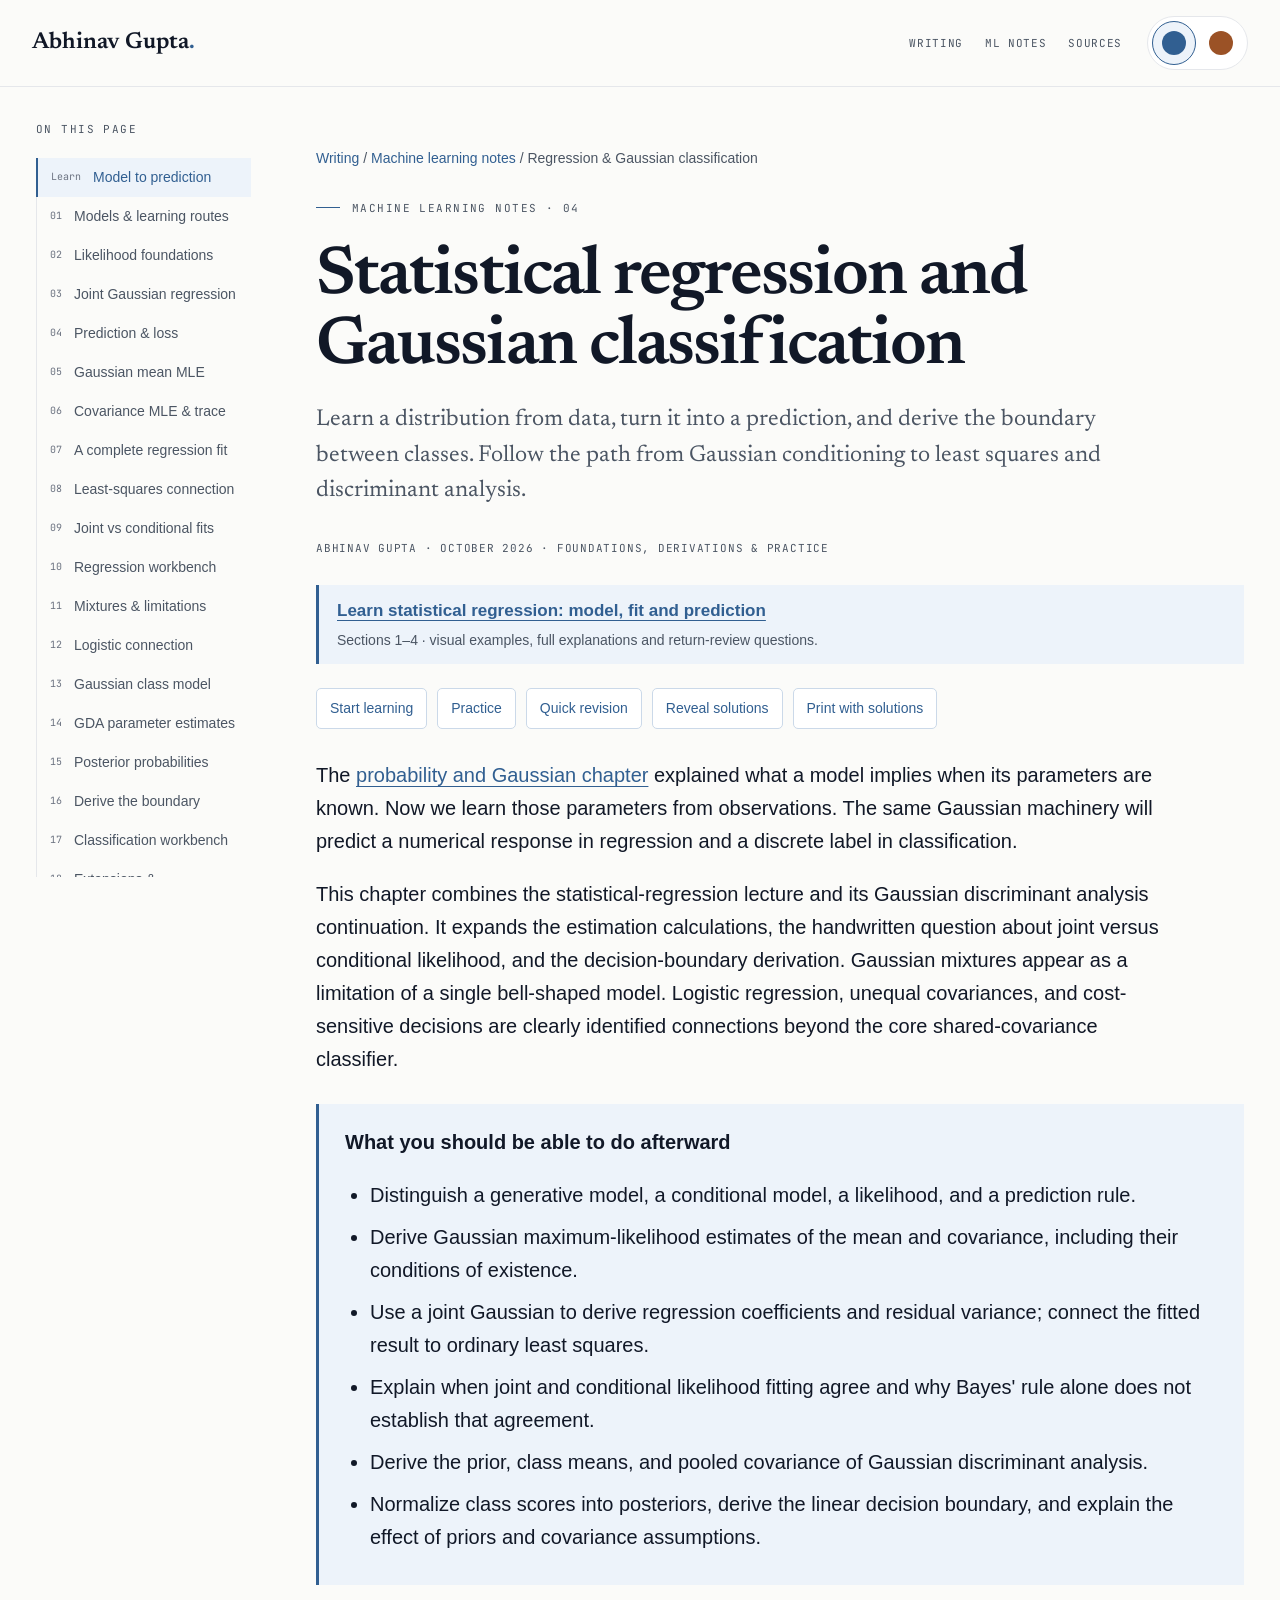
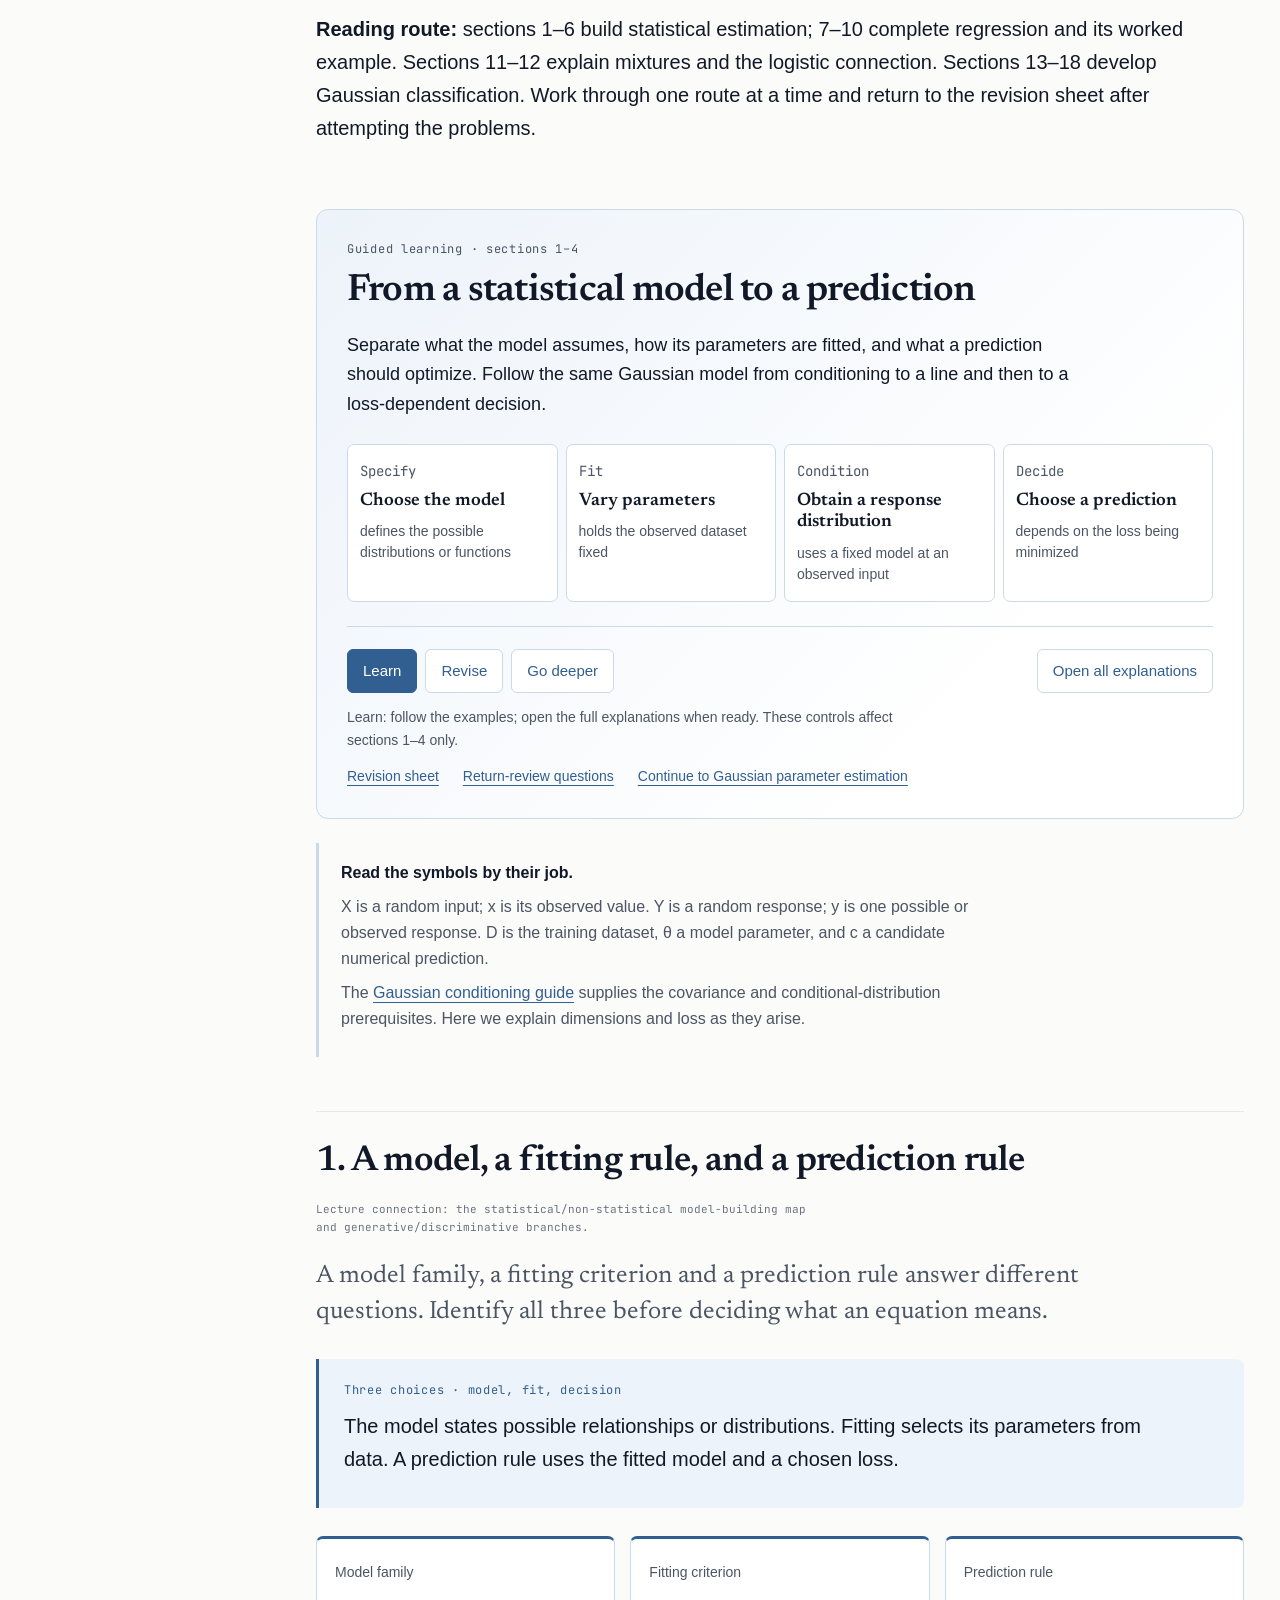
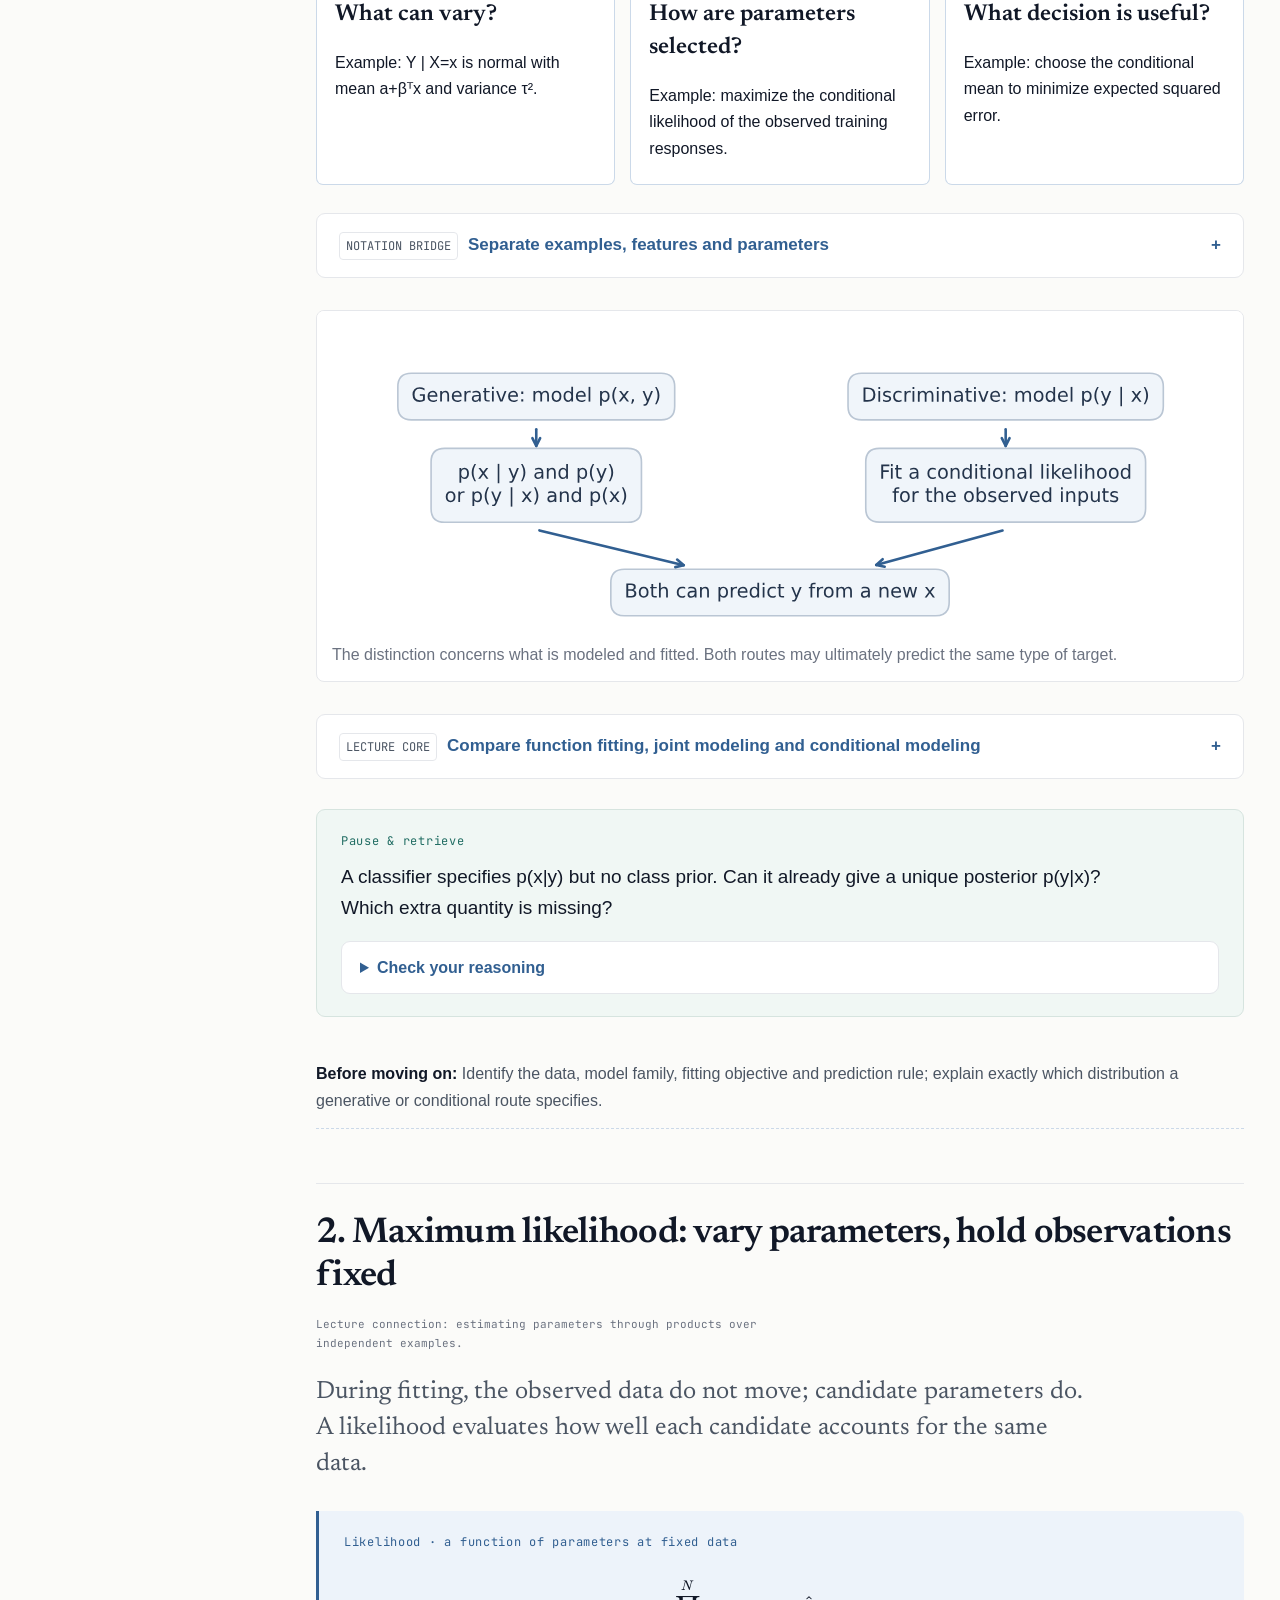
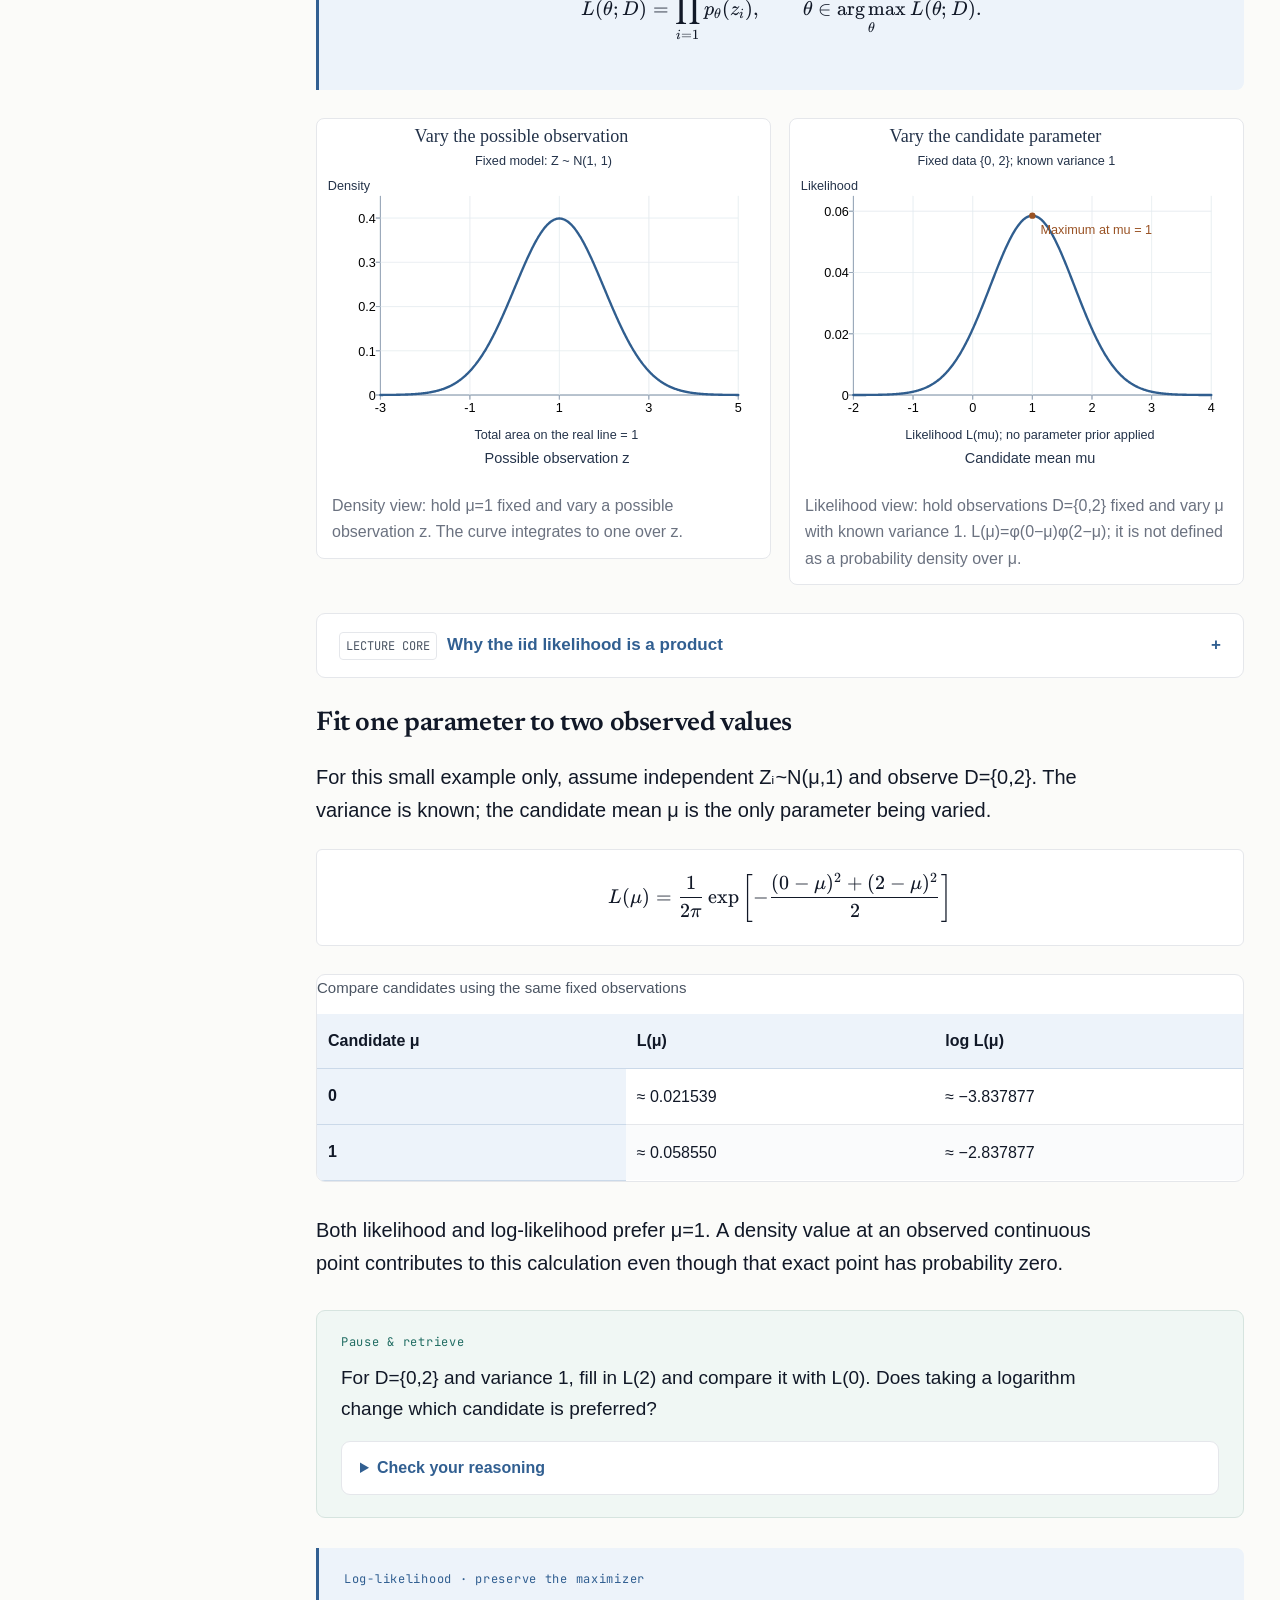
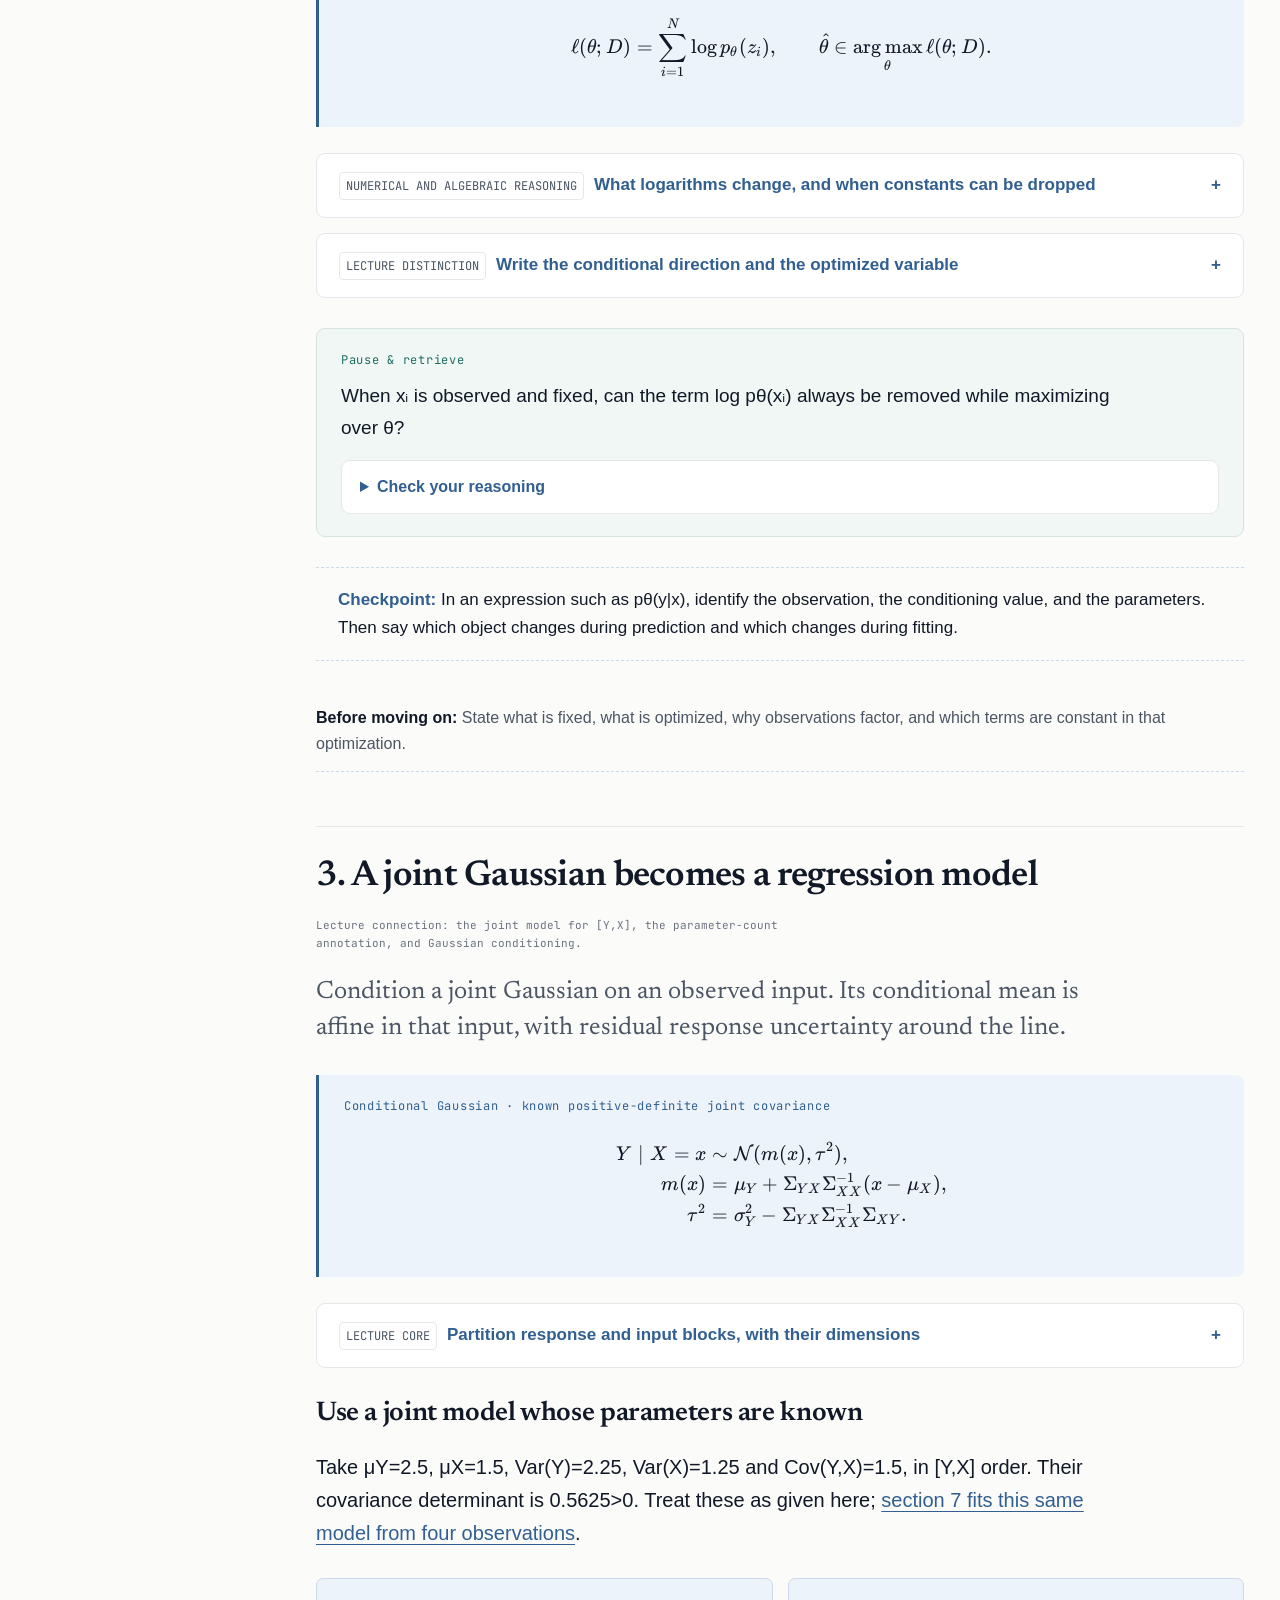
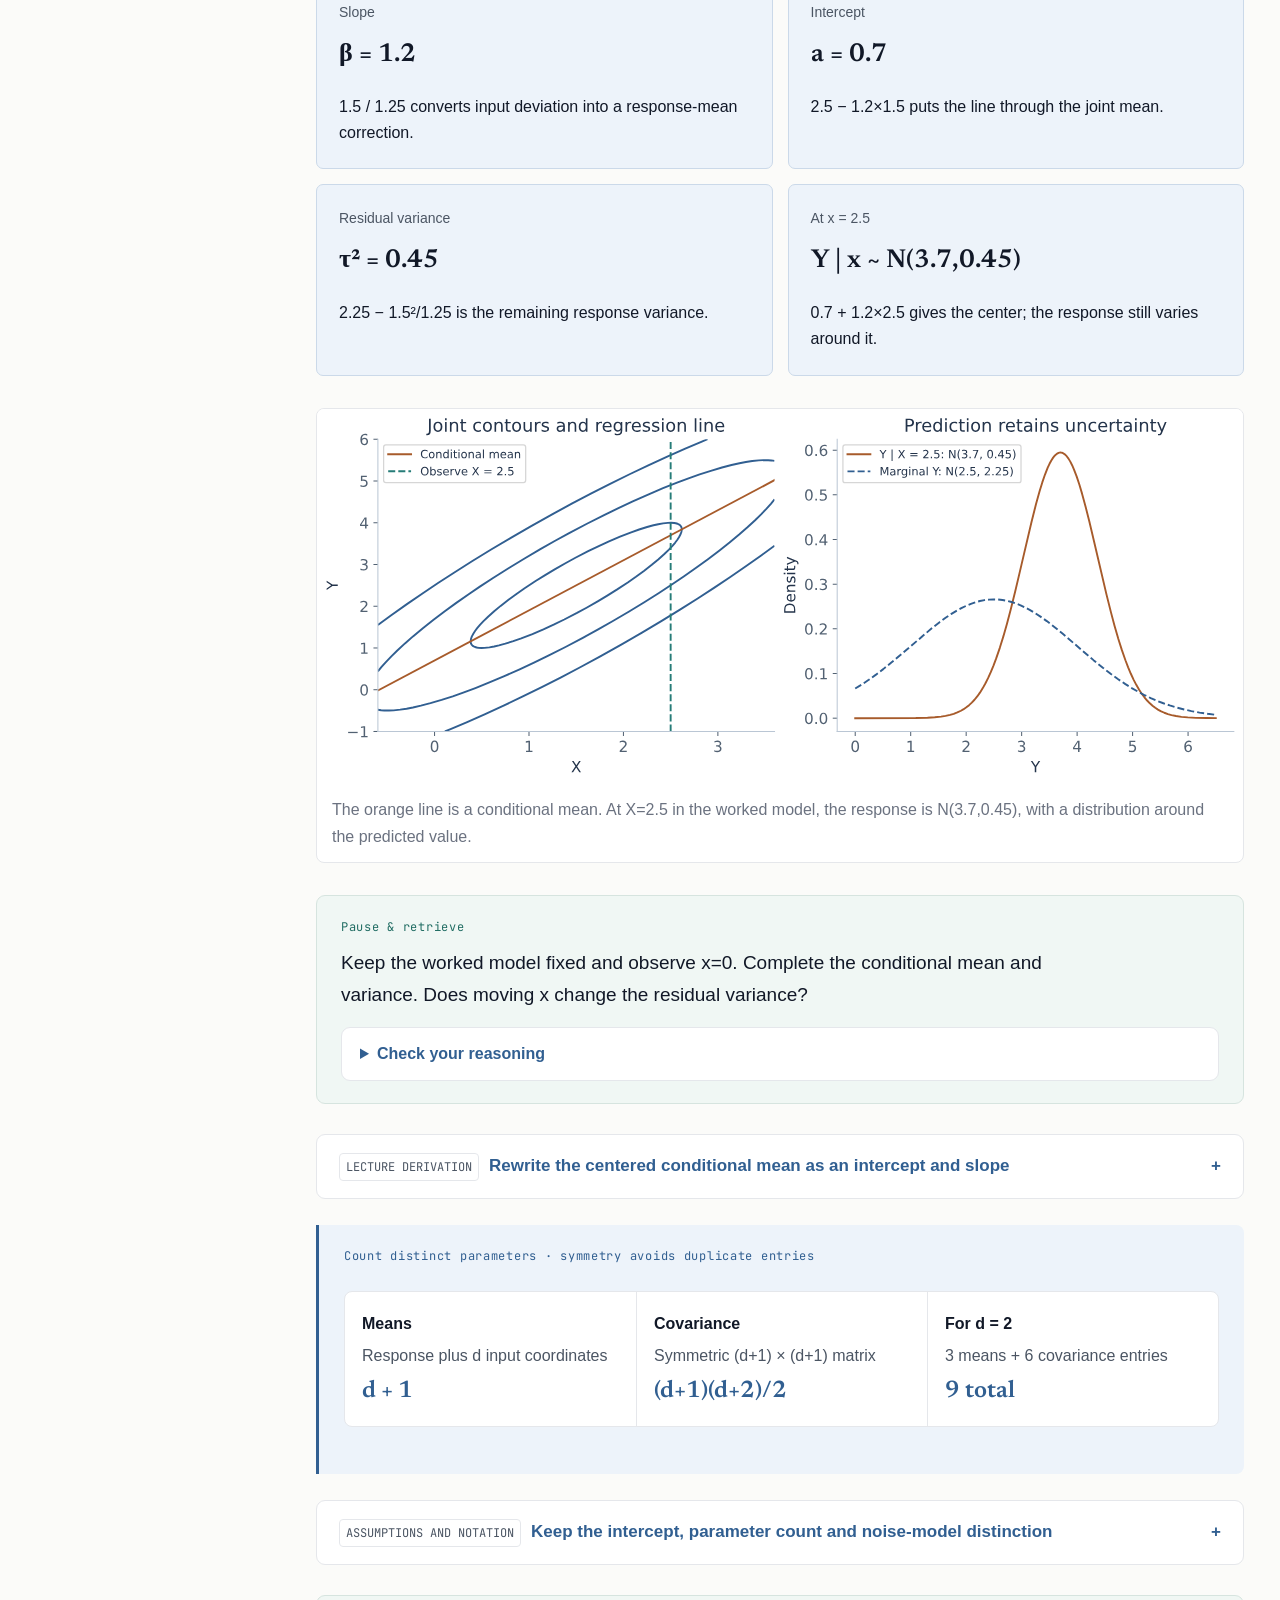
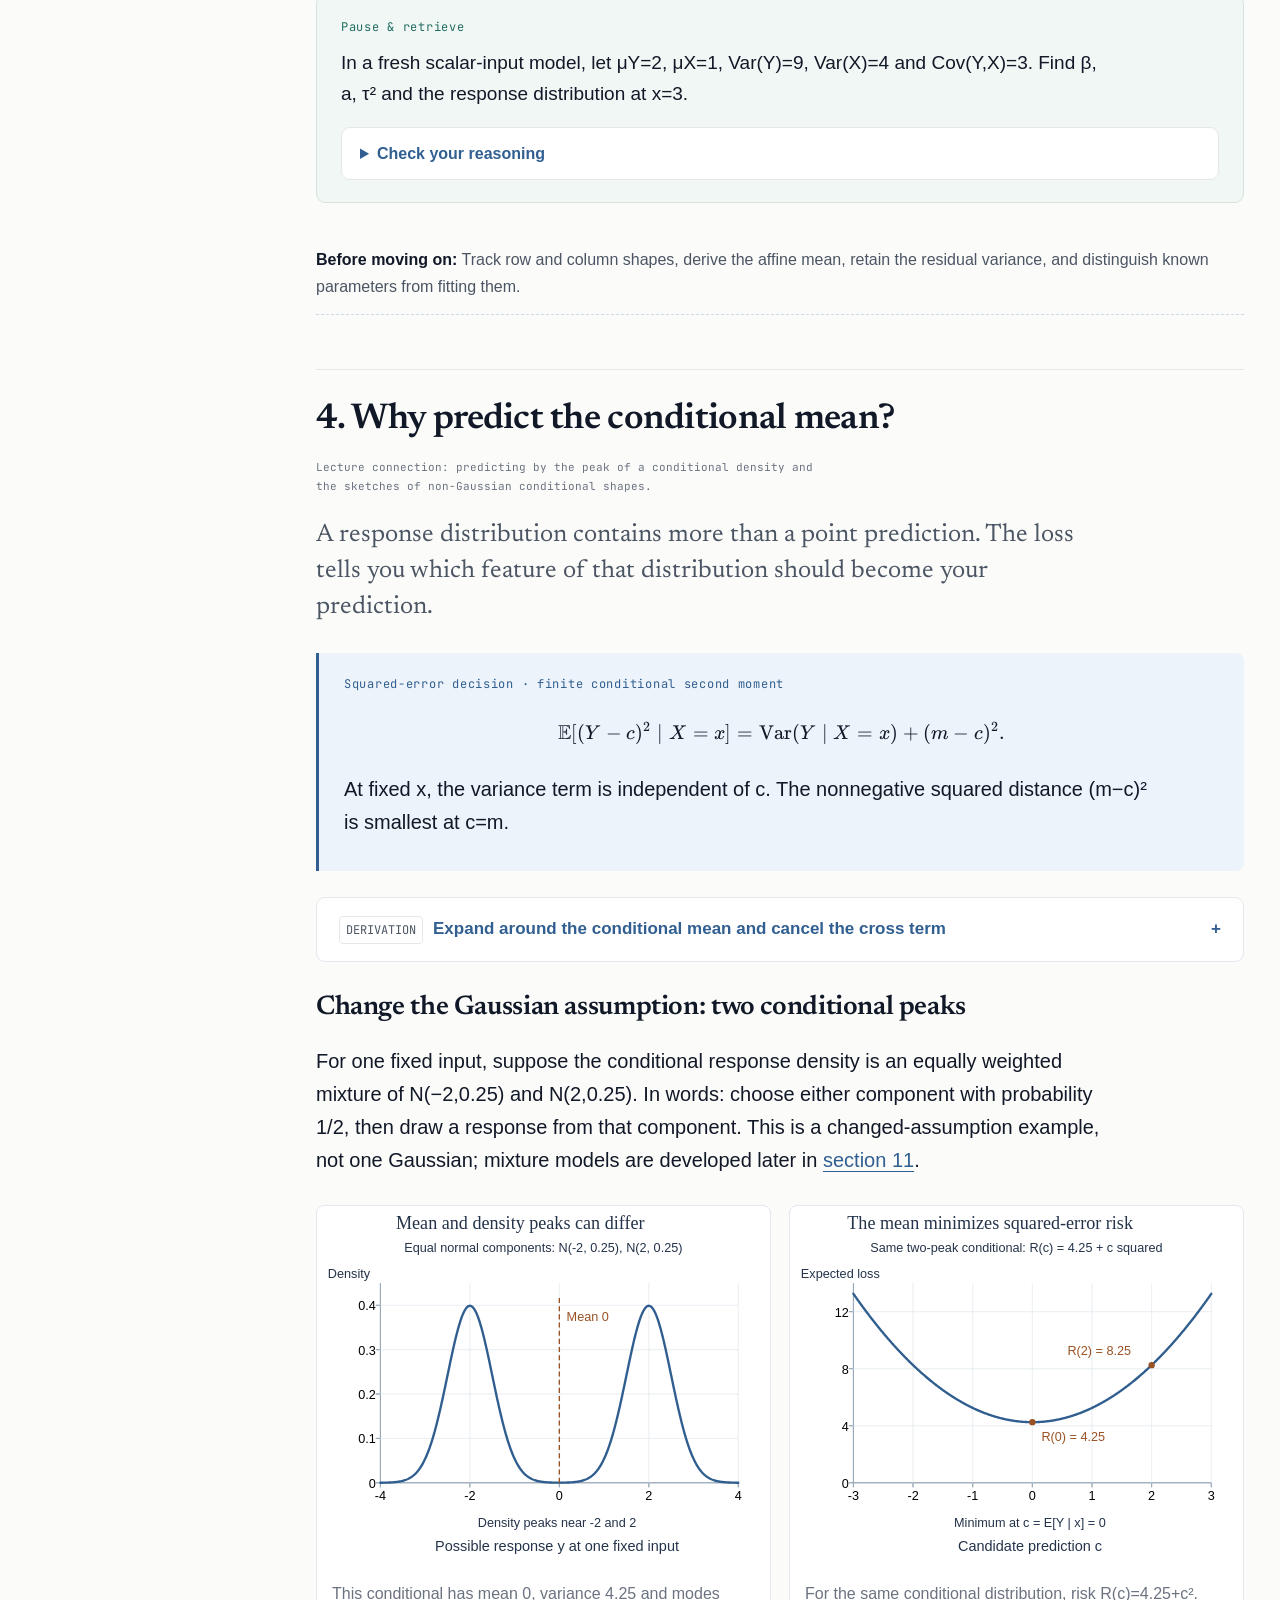
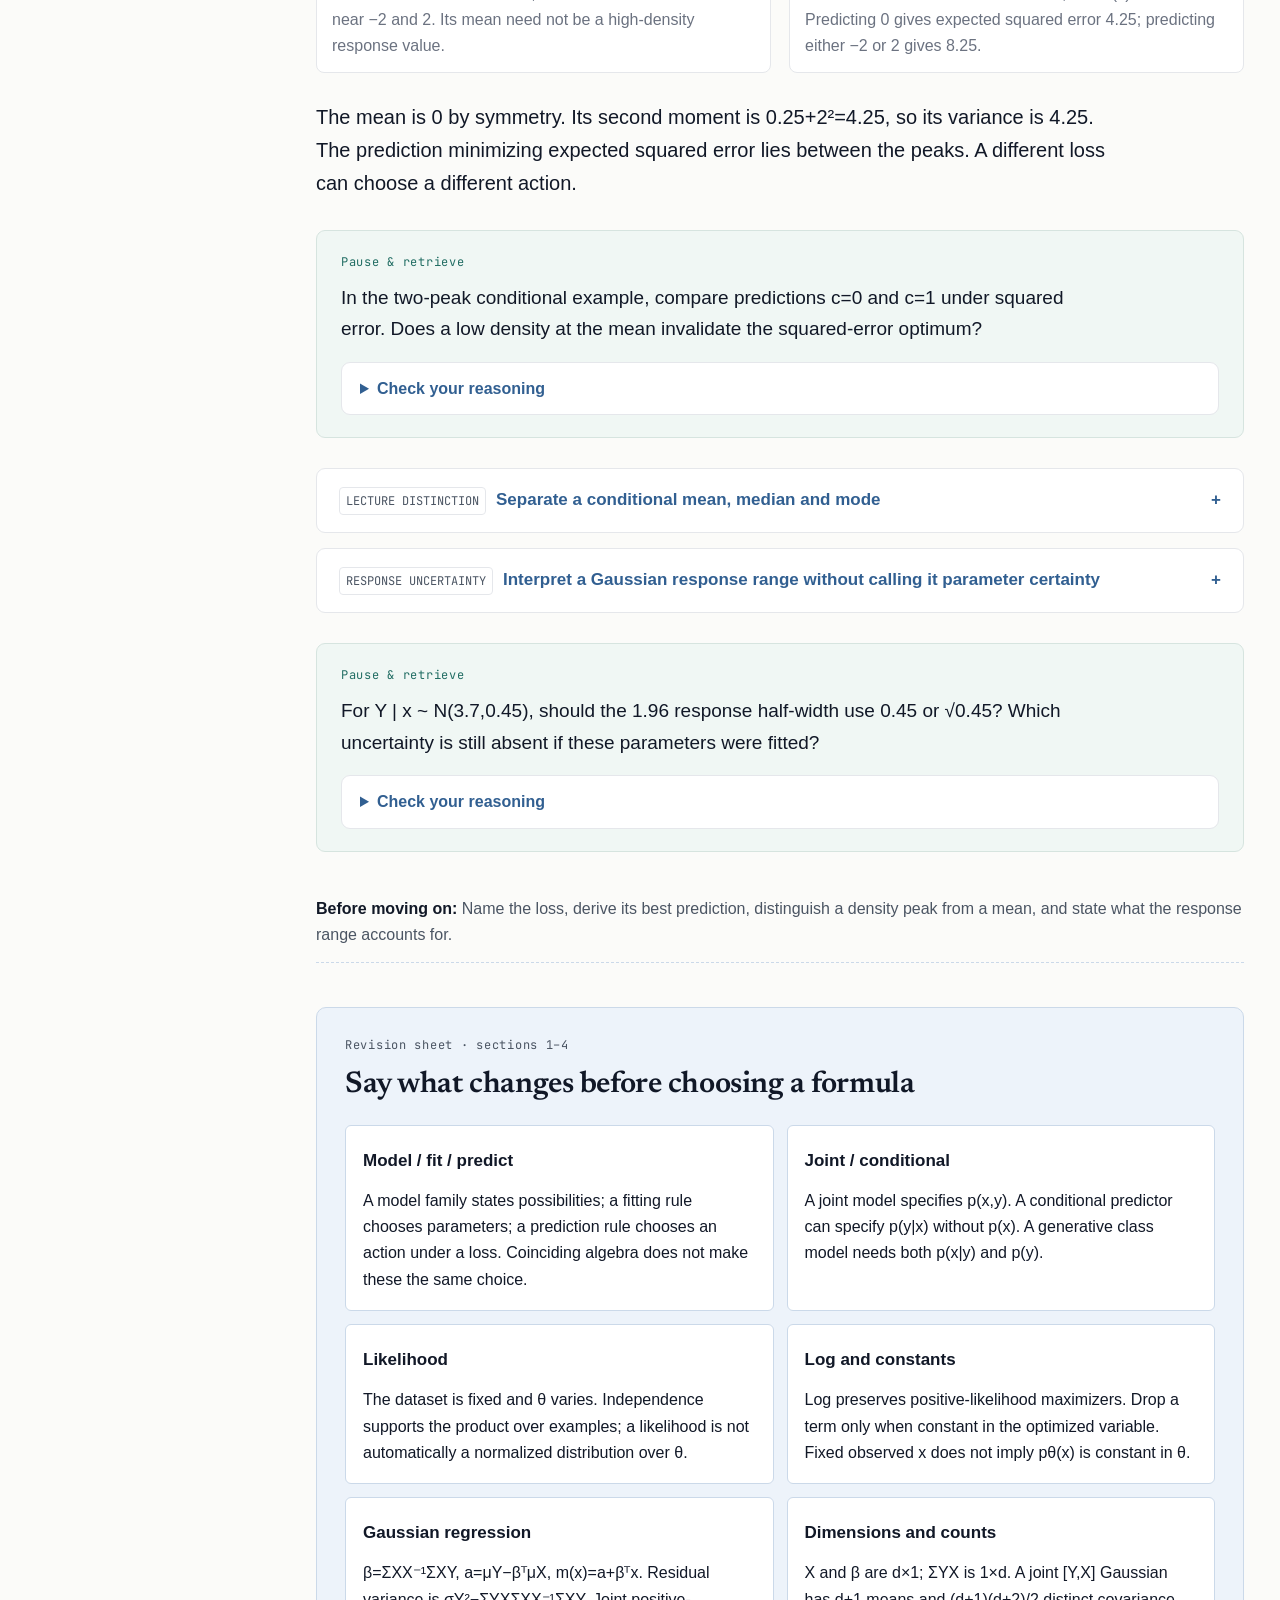
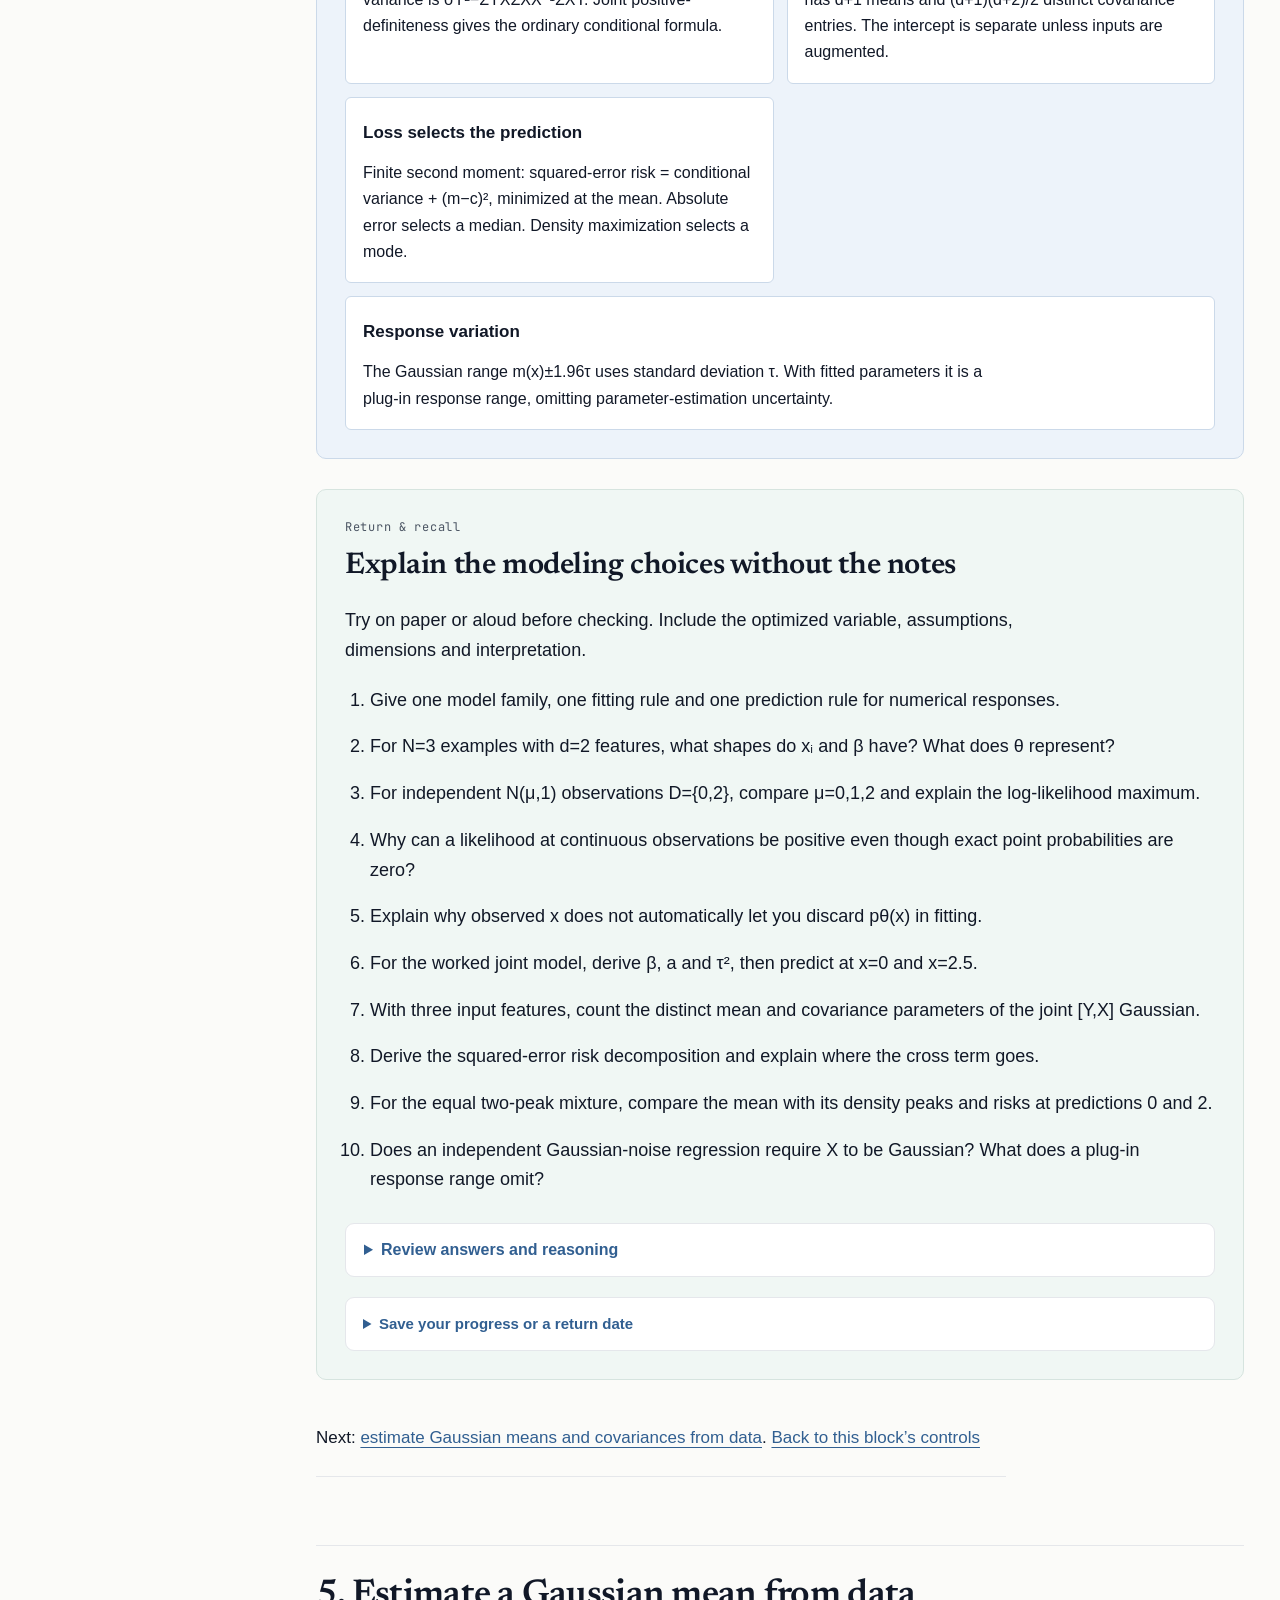
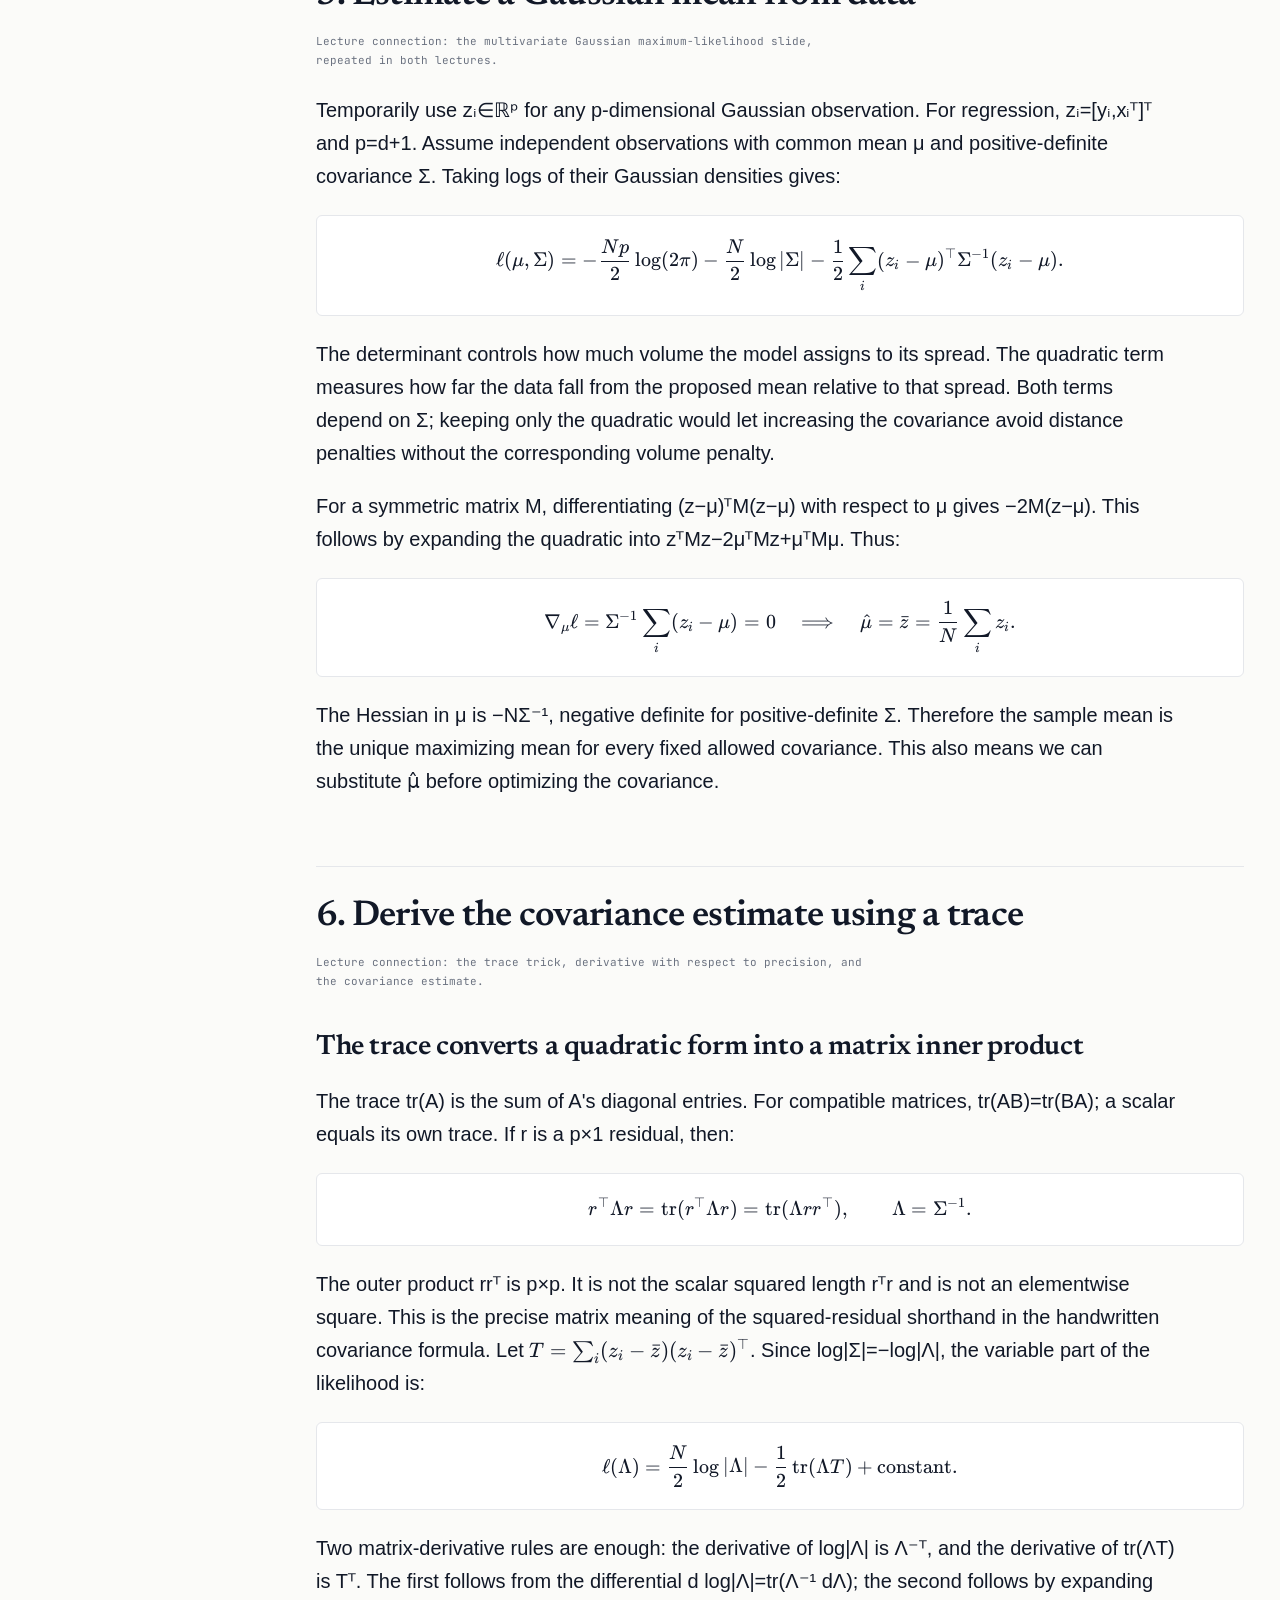
<file: writing/statistical-regression-gda.html>
<!doctype html>
<html lang="en" data-accent="blue"><head><meta charset="utf-8"><meta name="viewport" content="width=device-width,initial-scale=1">
<title>Statistical regression and Gaussian classification — Abhinav Gupta</title><meta name="description" content="Derive Gaussian parameter estimates, statistical regression and least squares, then learn Gaussian discriminant analysis, posteriors and decision boundaries with worked examples and practice."><link rel="canonical" href="https://rgabhi.github.io/writing/statistical-regression-gda.html"><meta property="og:type" content="article"><meta property="og:title" content="Statistical regression and Gaussian classification — Abhinav Gupta"><meta property="og:description" content="Derive Gaussian parameter estimates, statistical regression and least squares, then learn Gaussian discriminant analysis, posteriors and decision boundaries with worked examples and practice."><meta property="og:url" content="https://rgabhi.github.io/writing/statistical-regression-gda.html"><meta name="twitter:card" content="summary"><link rel="icon" href="../assets/portrait.jpg">
<script>try{document.documentElement.dataset.accent=localStorage.getItem('learning-guide-accent')==='orange'?'orange':'blue'}catch{}</script><link rel="stylesheet" href="assets/fonts/fonts.css"><link rel="stylesheet" href="assets/article-notes.css"><link rel="stylesheet" href="assets/ml-notes.css"><link rel="stylesheet" href="assets/vendor/katex/katex.min.css"><script defer src="assets/vendor/katex/katex.min.js"></script><script defer src="assets/vendor/katex/contrib/auto-render.min.js"></script><script defer src="assets/article-guide.js"></script><script defer src="assets/ml-notes.js"></script><link rel="stylesheet" href="assets/ml-regression.css"><script defer src="assets/ml-regression.js"></script><link rel="stylesheet" href="assets/ml-learning.css"><link rel="stylesheet" href="assets/ml-regression-learning.css"><script defer src="assets/ml-learning.js"></script></head><body>
<a class="skip-link" href="#article">Skip to notes</a>
<header class="topbar"><a class="brand" href="../index.html">Abhinav Gupta<span class="brand-dot">.</span></a><div class="header-tools"><nav class="links" aria-label="Article links"><a href="../index.html#writing">Writing</a><a href="machine-learning.html">ML notes</a><a href="#references">Sources</a></nav><div class="palette-toggle" role="group" aria-label="Article colour palette"><button type="button" data-accent-option="blue" aria-pressed="true" aria-label="Blue palette" title="Blue palette"><span class="palette-dot blue" aria-hidden="true"></span></button><button type="button" data-accent-option="orange" aria-pressed="false" aria-label="Orange palette" title="Orange palette"><span class="palette-dot orange" aria-hidden="true"></span></button></div></div></header><div class="progress" aria-hidden="true"></div>
<div class="layout"><aside class="rail" aria-label="Article navigation"><div class="eyebrow">On this page</div><nav><a href="#regression-models-title"><span>Learn</span>Model to prediction</a><a href="#modeling"><span>01</span>Models &amp; learning routes</a><a href="#likelihood"><span>02</span>Likelihood foundations</a><a href="#joint-regression"><span>03</span>Joint Gaussian regression</a><a href="#prediction-loss"><span>04</span>Prediction &amp; loss</a><a href="#gaussian-mean-mle"><span>05</span>Gaussian mean MLE</a><a href="#gaussian-covariance-mle"><span>06</span>Covariance MLE &amp; trace</a><a href="#regression-example"><span>07</span>A complete regression fit</a><a href="#least-squares"><span>08</span>Least-squares connection</a><a href="#joint-versus-conditional"><span>09</span>Joint vs conditional fits</a><a href="#regression-lab"><span>10</span>Regression workbench</a><a href="#mixtures"><span>11</span>Mixtures &amp; limitations</a><a href="#logistic-bridge"><span>12</span>Logistic connection</a><a href="#gda-model"><span>13</span>Gaussian class model</a><a href="#gda-estimation"><span>14</span>GDA parameter estimates</a><a href="#gda-prediction"><span>15</span>Posterior probabilities</a><a href="#linear-boundary"><span>16</span>Derive the boundary</a><a href="#gda-lab"><span>17</span>Classification workbench</a><a href="#extensions"><span>18</span>Extensions &amp; assumptions</a><a href="#practice"><span>19</span>Twenty practice problems</a><a href="#interviews"><span>20</span>Interview explanations</a><a href="#revision"><span>21</span>Revision &amp; checklist</a><a href="#references"><span>22</span>Sources &amp; continuation</a></nav><div class="note">Understand the idea.<br>Work through the calculation.<br>Explain it without looking.</div></aside><main id="article"><p class="breadcrumb"><a href="../index.html#writing">Writing</a> / <a href="machine-learning.html">Machine learning notes</a> / Regression &amp; Gaussian classification</p>
<div class="eyebrow hero-kicker">Machine learning notes · 04</div>
<h1>Statistical regression and<br>Gaussian classification</h1>
<p class="chapter-deck">Learn a distribution from data, turn it into a prediction, and derive the boundary between classes. Follow the path from Gaussian conditioning to least squares and discriminant analysis.</p>
<div class="chapter-meta">Abhinav Gupta · October 2026 · Foundations, derivations &amp; practice</div><div class="ld-pilot-entry"><a href="#regression-models-path">Learn statistical regression: model, fit and prediction</a><span>Sections 1–4 · visual examples, full explanations and return-review questions.</span></div>
<div class="chapter-tools"><a href="#learning-goals">Start learning</a><a href="#practice">Practice</a><a href="#revision">Quick revision</a><button type="button" data-toggle-solutions>Reveal solutions</button><button type="button" data-print>Print with solutions</button></div><a class="resume-link" data-resume hidden></a>
<p>The <a href="probability-gaussians.html">probability and Gaussian chapter</a> explained what a model implies when its parameters are known. Now we learn those parameters from observations. The same Gaussian machinery will predict a numerical response in regression and a discrete label in classification.</p>
<p>This chapter combines the statistical-regression lecture and its Gaussian discriminant analysis continuation. It expands the estimation calculations, the handwritten question about joint versus conditional likelihood, and the decision-boundary derivation. Gaussian mixtures appear as a limitation of a single bell-shaped model. Logistic regression, unequal covariances, and cost-sensitive decisions are clearly identified connections beyond the core shared-covariance classifier.</p>
<div class="learning-goals" id="learning-goals"><p><strong>What you should be able to do afterward</strong></p><ul><li>Distinguish a generative model, a conditional model, a likelihood, and a prediction rule.</li><li>Derive Gaussian maximum-likelihood estimates of the mean and covariance, including their conditions of existence.</li><li>Use a joint Gaussian to derive regression coefficients and residual variance; connect the fitted result to ordinary least squares.</li><li>Explain when joint and conditional likelihood fitting agree and why Bayes' rule alone does not establish that agreement.</li><li>Derive the prior, class means, and pooled covariance of Gaussian discriminant analysis.</li><li>Normalize class scores into posteriors, derive the linear decision boundary, and explain the effect of priors and covariance assumptions.</li></ul></div>
<p><strong>Reading route:</strong> sections 1–6 build statistical estimation; 7–10 complete regression and its worked example. Sections 11–12 explain mixtures and the logistic connection. Sections 13–18 develop Gaussian classification. Work through one route at a time and return to the revision sheet after attempting the problems.</p>
<details class="mobile-contents"><summary>Contents · choose a section</summary><nav aria-label="Chapter contents"><ul><li><a href="#modeling">01 · Models &amp; learning routes</a></li><li><a href="#likelihood">02 · Likelihood foundations</a></li><li><a href="#joint-regression">03 · Joint Gaussian regression</a></li><li><a href="#prediction-loss">04 · Prediction &amp; loss</a></li><li><a href="#gaussian-mean-mle">05 · Gaussian mean MLE</a></li><li><a href="#gaussian-covariance-mle">06 · Covariance MLE &amp; trace</a></li><li><a href="#regression-example">07 · A complete regression fit</a></li><li><a href="#least-squares">08 · Least-squares connection</a></li><li><a href="#joint-versus-conditional">09 · Joint vs conditional fits</a></li><li><a href="#regression-lab">10 · Regression workbench</a></li><li><a href="#mixtures">11 · Mixtures &amp; limitations</a></li><li><a href="#logistic-bridge">12 · Logistic connection</a></li><li><a href="#gda-model">13 · Gaussian class model</a></li><li><a href="#gda-estimation">14 · GDA parameter estimates</a></li><li><a href="#gda-prediction">15 · Posterior probabilities</a></li><li><a href="#linear-boundary">16 · Derive the boundary</a></li><li><a href="#gda-lab">17 · Classification workbench</a></li><li><a href="#extensions">18 · Extensions &amp; assumptions</a></li><li><a href="#practice">19 · Twenty practice problems</a></li><li><a href="#interviews">20 · Interview explanations</a></li><li><a href="#revision">21 · Revision &amp; checklist</a></li><li><a href="#references">22 · Sources &amp; continuation</a></li></ul></nav></details>
<section class="ld-pilot reg-foundations" id="regression-models-path" data-learning-pilot data-learning-key="regression-models" data-learning-scope="sections 1–4" data-ld-mode="learn" aria-labelledby="regression-models-title">
<div class="ld-intro">
<div class="ld-label">Guided learning · sections 1–4</div>
<h2 id="regression-models-title">From a statistical model to a prediction</h2>
<p>Separate what the model assumes, how its parameters are fitted, and what a prediction should optimize. Follow the same Gaussian model from conditioning to a line and then to a loss-dependent decision.</p>
<nav class="ld-map reg-model-map" aria-label="Regression foundations concept map">
<a href="#modeling">
<span>Specify</span>
<strong>Choose the model</strong>
<small>defines the possible distributions or functions</small>
</a>
<a href="#likelihood">
<span>Fit</span>
<strong>Vary parameters</strong>
<small>holds the observed dataset fixed</small>
</a>
<a href="#joint-regression">
<span>Condition</span>
<strong>Obtain a response distribution</strong>
<small>uses a fixed model at an observed input</small>
</a>
<a href="#prediction-loss">
<span>Decide</span>
<strong>Choose a prediction</strong>
<small>depends on the loss being minimized</small>
</a>
</nav>
<div class="ld-controls" data-learning-controls hidden role="group" aria-label="Reading depth for regression sections 1 to 4">
<button type="button" data-learning-mode="learn" aria-pressed="true">Learn</button>
<button type="button" data-learning-mode="revise" aria-pressed="false">Revise</button>
<button type="button" data-learning-mode="deep" aria-pressed="false">Go deeper</button>
<button type="button" data-learning-expand>Open all explanations</button>
</div>
<p class="ld-mode-help" data-learning-mode-help>Full explanations remain available below.</p>
<div class="ld-route-links">
<a href="#reg-models-revision">Revision sheet</a>
<a href="#reg-models-review">Return-review questions</a>
<a href="#gaussian-mean-mle">Continue to Gaussian parameter estimation</a>
</div>
</div>
<div class="ld-notation">
<strong>Read the symbols by their job.</strong>
<p>X is a random input; x is its observed value. Y is a random response; y is one possible or observed response. D is the training dataset, θ a model parameter, and c a candidate numerical prediction.</p>
<p>The <a href="probability-gaussians.html#probability-conditioning-path">Gaussian conditioning guide</a> supplies the covariance and conditional-distribution prerequisites. Here we explain dimensions and loss as they arise.</p>
</div>
<section class="ld-unit" aria-labelledby="modeling">
<h2 id="modeling">1. A model, a fitting rule, and a prediction rule</h2>
<p class="section-source">Lecture connection: the statistical/non-statistical model-building map and generative/discriminative branches.</p>
<p class="ld-lead">A model family, a fitting criterion and a prediction rule answer different questions. Identify all three before deciding what an equation means.</p>
<div class="ld-definition">
<div class="ld-label">Three choices · model, fit, decision</div>
<p>The model states possible relationships or distributions. Fitting selects its parameters from data. A prediction rule uses the fitted model and a chosen loss.</p>
</div>
<div class="reg-choice-grid ld-teach">
<div>
<span>Model family</span>
<strong>What can vary?</strong>
<p>Example: Y | X=x is normal with mean a+βᵀx and variance τ².</p>
</div>
<div>
<span>Fitting criterion</span>
<strong>How are parameters selected?</strong>
<p>Example: maximize the conditional likelihood of the observed training responses.</p>
</div>
<div>
<span>Prediction rule</span>
<strong>What decision is useful?</strong>
<p>Example: choose the conditional mean to minimize expected squared error.</p>
</div>
</div>
<details class="ld-depth" data-learning-depth>
<summary>
<span class="ld-tag">Notation bridge</span>
<span>Separate examples, features and parameters</span>
</summary>
<div class="ld-detail-body">
<p>A supervised dataset consists of pairs \(D=\{(x_i,y_i)\}_{i=1}^N\), where the input is a column vector \(x_i\in\mathbb R^d\). For regression, yᵢ is a real number; for the binary classifier later, yᵢ is 0 or 1. N counts observations, while d counts features. A parameter θ describes what the model learns. We use different letters for specialized parameters once their roles are clear.</p>
<p>For example, three journeys with two measured features give N=3 and d=2. The dataset is three input/response pairs, not two examples. A fitted parameter vector is different from the measured feature vector x.</p>
</div>
</details>
<figure class="figure-frame">
<a href="assets/ml-notes/statistical-modeling-routes.svg" target="_blank" rel="noopener" aria-label="Open diagram at full size">
<img width="1000" height="345" loading="lazy" src="assets/ml-notes/statistical-modeling-routes.svg" alt="A generative route models a joint distribution; a discriminative probabilistic route models the conditional distribution. Both can predict a target from features.">
</a>
<figcaption>The distinction concerns what is modeled and fitted. Both routes may ultimately predict the same type of target.</figcaption>
</figure>
<details class="ld-depth" data-learning-depth>
<summary>
<span class="ld-tag">Lecture core</span>
<span>Compare function fitting, joint modeling and conditional modeling</span>
</summary>
<div class="ld-detail-body">
<p>There are three separate choices. A <strong>model family</strong> states what distributions or functions are possible. A <strong>fitting criterion</strong> chooses parameters from the data. A <strong>prediction rule</strong> turns the fitted model into an action. A straight line can be fitted by squared error without first stating a noise distribution. Alternatively, a Gaussian-noise model can lead to that same squared-error criterion by maximum likelihood. The algebra may coincide while the interpretation and additional predictions differ.</p>
<p>A <strong>generative approach</strong> models a joint distribution. In classification it commonly uses p(x|y) together with p(y): how features vary within a class and how frequent each class is. These define p(x,y)=p(x|y)p(y), from which Bayes' rule gives p(y|x). A <strong>discriminative approach</strong> can model p(y|x) directly without specifying the feature distribution p(x). Discriminative methods can also learn a decision function without a full conditional probability model.</p>
<p>A generative model can also generate synthetic pairs: sample a label from its prior, then sample features from the corresponding class density. A conditional predictor can generate a response given an input, but it does not thereby supply a model for generating the inputs. Neither label promises that its assumptions match a particular dataset.</p>
<p>A joint generative classifier commonly supplies both p(x|y) and p(y). Specifying only p(x|y) does not yet specify the class prior or the posterior p(y|x). A directly specified p(y|x) can predict labels without modeling how inputs themselves are generated.</p>
</div>
</details>
<div class="ld-recall">
<div class="ld-label">Pause &amp; retrieve</div>
<p>A classifier specifies p(x|y) but no class prior. Can it already give a unique posterior p(y|x)? Which extra quantity is missing?</p>
<details class="ld-answer" data-solution id="reg-models-check-model-route">
<summary>Check your reasoning</summary>
<p>It needs the class prior p(y), as well as a positive normalizing feature density at the query. Bayes’ rule combines class density and prior. A class-conditional density alone does not fix the relative class frequencies.</p>
</details>
</div>
<div class="ld-exit">
<strong>Before moving on:</strong> Identify the data, model family, fitting objective and prediction rule; explain exactly which distribution a generative or conditional route specifies.</div>
</section>
<section class="ld-unit" aria-labelledby="likelihood">
<h2 id="likelihood">2. Maximum likelihood: vary parameters, hold observations fixed</h2>
<p class="section-source">Lecture connection: estimating parameters through products over independent examples.</p>
<p class="ld-lead">During fitting, the observed data do not move; candidate parameters do. A likelihood evaluates how well each candidate accounts for the same data.</p>
<div class="ld-definition">
<div class="ld-label">Likelihood · a function of parameters at fixed data</div>
<div class="math-block">\[L(\theta;D)=\prod_{i=1}^N p_\theta(z_i),\qquad \hat\theta\in\operatorname*{arg\,max}_\theta L(\theta;D).\]</div>
</div>
<div class="reg-plot-pair ld-teach">
<figure class="figure-frame">
<a href="assets/ml-notes/regression-density-view.svg" target="_blank" rel="noopener" aria-label="Open regression density view at full size">
<img src="assets/ml-notes/regression-density-view.svg" width="500" height="400" loading="lazy" alt="A normal density with fixed mean one and variance one varies with the possible observation z.">
</a>
<figcaption>Density view: hold μ=1 fixed and vary a possible observation z. The curve integrates to one over z.</figcaption>
</figure>
<figure class="figure-frame">
<a href="assets/ml-notes/regression-likelihood-view.svg" target="_blank" rel="noopener" aria-label="Open regression likelihood view at full size">
<img src="assets/ml-notes/regression-likelihood-view.svg" width="500" height="400" loading="lazy" alt="The likelihood for fixed observations zero and two varies with the candidate mean and peaks at mean one.">
</a>
<figcaption>Likelihood view: hold observations D={0,2} fixed and vary μ with known variance 1. L(μ)=φ(0−μ)φ(2−μ); it is not defined as a probability density over μ.</figcaption>
</figure>
</div>
<details class="ld-depth" data-learning-depth>
<summary>
<span class="ld-tag">Lecture core</span>
<span>Why the iid likelihood is a product</span>
</summary>
<div class="ld-detail-body">
<p>For independent and identically distributed observations \(z_1,\ldots,z_N\), a likelihood is the joint mass or density evaluated at the observed data, regarded as a function of θ:</p>
<p>“Independent” justifies the product; “identically distributed” says each observation uses the same distributional parameters. Dependencies across examples require a different factorization. A continuous observation contributes a <em>density</em>, not a positive probability of exactly that point. A likelihood is not a normalized probability distribution over θ. A Bayesian posterior over parameters would additionally need a parameter prior and normalization.</p>
</div>
</details>
<div class="ld-teach">
<h3>Fit one parameter to two observed values</h3>
<p>For this small example only, assume independent Zᵢ~N(μ,1) and observe D={0,2}. The variance is known; the candidate mean μ is the only parameter being varied.</p>
<div class="math-block">\[L(\mu)=\frac{1}{2\pi}\exp\left[-\frac{(0-\mu)^2+(2-\mu)^2}{2}\right]\]</div>
<div class="table-scroll" tabindex="0">
<table class="reg-likelihood-table">
<caption>Compare candidates using the same fixed observations</caption>
<thead>
<tr>
<th scope="col">Candidate μ</th>
<th scope="col">L(μ)</th>
<th scope="col">log L(μ)</th>
</tr>
</thead>
<tbody>
<tr>
<th scope="row">0</th>
<td>≈ 0.021539</td>
<td>≈ −3.837877</td>
</tr>
<tr>
<th scope="row">1</th>
<td>≈ 0.058550</td>
<td>≈ −2.837877</td>
</tr>
</tbody>
</table>
</div>
<p>Both likelihood and log-likelihood prefer μ=1. A density value at an observed continuous point contributes to this calculation even though that exact point has probability zero.</p>
</div>
<div class="ld-recall">
<div class="ld-label">Pause &amp; retrieve</div>
<p>For D={0,2} and variance 1, fill in L(2) and compare it with L(0). Does taking a logarithm change which candidate is preferred?</p>
<details class="ld-answer" data-solution id="reg-models-check-likelihood-symmetry">
<summary>Check your reasoning</summary>
<p>The squared distances are the same in reverse order, so L(2)=L(0)≈0.021539 and log L(2)≈−3.837877. Log is strictly increasing on positive likelihoods, so μ=1 is still preferred.</p>
</details>
</div>
<div class="ld-definition">
<div class="ld-label">Log-likelihood · preserve the maximizer</div>
<div class="math-block">\[\ell(\theta;D)=\sum_{i=1}^N\log p_\theta(z_i),\qquad \hat\theta\in\operatorname*{arg\,max}_\theta\ell(\theta;D).\]</div>
</div>
<details class="ld-depth" data-learning-depth>
<summary>
<span class="ld-tag">Numerical and algebraic reasoning</span>
<span>What logarithms change, and when constants can be dropped</span>
</summary>
<div class="ld-detail-body">
<p>Taking logarithms changes multiplication into addition. Because log is strictly increasing on positive values, it preserves the maximizer:</p>
<p>This is also numerically useful: products of many small densities can underflow. Minimizing the negative log-likelihood gives the same answer. A term can be dropped only if it is constant in the variable being optimized. A density's normalizer may depend on a variance that is being learned.</p>
<p>For the example, log L(μ)=−log(2π)−1−(μ−1)². The first two terms are constant in μ, so maximizing log L reduces to minimizing (μ−1)². If variance is also unknown, the density normalizer depends on it and cannot be dropped from that optimization. Zero likelihood corresponds to log-likelihood −∞; logarithms do not make an impossible observation positive.</p>
</div>
</details>
<details class="ld-depth" data-learning-depth>
<summary>
<span class="ld-tag">Lecture distinction</span>
<span>Write the conditional direction and the optimized variable</span>
</summary>
<div class="ld-detail-body">
<h3>Write the conditional direction explicitly</h3>
<div class="math-block">\[\begin{aligned}\ell_{\rm joint}(\theta)&amp;=\sum_i\log p_\theta(x_i,y_i),\\\ell_{Y\mid X}(\theta)&amp;=\sum_i\log p_\theta(y_i\mid x_i),\\\ell_{X\mid Y}(\theta)&amp;=\sum_i\log p_\theta(x_i\mid y_i).\end{aligned}\]</div>
<p>These are three different objectives. The first can be factored as either conditional plus the relevant marginal. Fixing observed xᵢ does not make pθ(xᵢ) constant in θ. Later we will find a particular Gaussian parameterization in which joint fitting separates, and a particular GDA parameterization in which fitting class densities separates from fitting class priors. Those are properties to establish, not consequences of merely writing Bayes' rule.</p>
<div class="math-block">\[\ell_{\rm joint}(\theta)=\ell_{Y\mid X}(\theta)+\sum_i\log p_\theta(x_i)\]</div>
<p>An observed x is fixed as a number, but its density can still change when θ changes. The later <a href="#joint-versus-conditional">joint-versus-conditional fitting section</a> proves agreement only for a particular model and parameterization; this identity alone does not prove identical maximizers.</p>
</div>
</details>
<div class="ld-recall">
<div class="ld-label">Pause &amp; retrieve</div>
<p>When xᵢ is observed and fixed, can the term log pθ(xᵢ) always be removed while maximizing over θ?</p>
<details class="ld-answer" data-solution id="reg-models-check-fixed-input">
<summary>Check your reasoning</summary>
<p>No. Fixed input does not mean fixed density as the parameter changes. A term is removable only if it is constant in the variables actually being optimized. Agreement of joint and conditional fits requires a separate argument about the model’s parameterization and constraints.</p>
</details>
</div>
<div class="stop-point">
<strong>Checkpoint:</strong> In an expression such as pθ(y|x), identify the observation, the conditioning value, and the parameters. Then say which object changes during prediction and which changes during fitting.</div>
<div class="ld-exit">
<strong>Before moving on:</strong> State what is fixed, what is optimized, why observations factor, and which terms are constant in that optimization.</div>
</section>
<section class="ld-unit" aria-labelledby="joint-regression">
<h2 id="joint-regression">3. A joint Gaussian becomes a regression model</h2>
<p class="section-source">Lecture connection: the joint model for [Y,X], the parameter-count annotation, and Gaussian conditioning.</p>
<p class="ld-lead">Condition a joint Gaussian on an observed input. Its conditional mean is affine in that input, with residual response uncertainty around the line.</p>
<div class="ld-definition">
<div class="ld-label">Conditional Gaussian · known positive-definite joint covariance</div>
<div class="math-block">\[\begin{aligned}Y\mid X=x&amp;\sim\mathcal N(m(x),\tau^2),\\m(x)&amp;=\mu_Y+\Sigma_{YX}\Sigma_{XX}^{-1}(x-\mu_X),\\\tau^2&amp;=\sigma_Y^2-\Sigma_{YX}\Sigma_{XX}^{-1}\Sigma_{XY}.\end{aligned}\]</div>
</div>
<details class="ld-depth" data-learning-depth>
<summary>
<span class="ld-tag">Lecture core</span>
<span>Partition response and input blocks, with their dimensions</span>
</summary>
<div class="ld-detail-body">
<p>Assume that a scalar response Y and d-dimensional input X are jointly Gaussian:</p>
<div class="math-block">\[\begin{bmatrix}Y\\X\end{bmatrix}\sim\mathcal N\!\left(\begin{bmatrix}\mu_Y\\\mu_X\end{bmatrix},\begin{bmatrix}\sigma_Y^2&amp;\Sigma_{YX}\\\Sigma_{XY}&amp;\Sigma_{XX}\end{bmatrix}\right).\]</div>
<p>The cross-covariance ΣYX is a 1×d row; ΣXY is its d×1 transpose. Assume the full covariance is positive definite. Then ΣXX is invertible and the conditional Gaussian from the previous chapter gives:</p>
</div>
</details>
<div class="ld-teach">
<h3>Use a joint model whose parameters are known</h3>
<p>Take μY=2.5, μX=1.5, Var(Y)=2.25, Var(X)=1.25 and Cov(Y,X)=1.5, in [Y,X] order. Their covariance determinant is 0.5625&gt;0. Treat these as given here; <a href="#regression-example">section 7 fits this same model from four observations</a>.</p>
<div class="reg-derive-grid">
<div>
<span>Slope</span>
<strong>β = 1.2</strong>
<p>1.5 / 1.25 converts input deviation into a response-mean correction.</p>
</div>
<div>
<span>Intercept</span>
<strong>a = 0.7</strong>
<p>2.5 − 1.2×1.5 puts the line through the joint mean.</p>
</div>
<div>
<span>Residual variance</span>
<strong>τ² = 0.45</strong>
<p>2.25 − 1.5²/1.25 is the remaining response variance.</p>
</div>
<div>
<span>At x = 2.5</span>
<strong>Y | x ~ N(3.7,0.45)</strong>
<p>0.7 + 1.2×2.5 gives the center; the response still varies around it.</p>
</div>
</div>
<figure class="figure-frame">
<a href="assets/ml-notes/joint-gaussian-regression.svg" target="_blank" rel="noopener" aria-label="Open diagram at full size">
<img width="1000" height="407" loading="lazy" src="assets/ml-notes/joint-gaussian-regression.svg" alt="A line of conditional Gaussian means passes through joint contours. At an observed input, the conditional response density is shifted and narrower than the marginal response density.">
</a>
<figcaption>The orange line is a conditional mean. At X=2.5 in the worked model, the response is N(3.7,0.45), with a distribution around the predicted value.</figcaption>
</figure>
</div>
<div class="ld-recall">
<div class="ld-label">Pause &amp; retrieve</div>
<p>Keep the worked model fixed and observe x=0. Complete the conditional mean and variance. Does moving x change the residual variance?</p>
<details class="ld-answer" data-solution id="reg-models-check-new-input">
<summary>Check your reasoning</summary>
<p>The mean is 0.7+1.2×0=0.7 and variance remains 0.45. In this fixed joint Gaussian, the conditional mean changes with x but the conditional variance does not. The response is N(0.7,0.45), not a deterministic value.</p>
</details>
</div>
<details class="ld-depth" data-learning-depth>
<summary>
<span class="ld-tag">Lecture derivation</span>
<span>Rewrite the centered conditional mean as an intercept and slope</span>
</summary>
<div class="ld-detail-body">
<p>Define a d×1 coefficient vector \(\beta=\Sigma_{XX}^{-1}\Sigma_{XY}\), and intercept \(a=\mu_Y-\beta^\top\mu_X\). The conditional mean becomes \(m(x)=a+\beta^\top x\). A linear prediction function has emerged from a distributional assumption. The conditional variance is constant in x in this model, while the mean moves with x.</p>
<div class="math-block">\[m(x)=\mu_Y+\beta^\top(x-\mu_X)=(\mu_Y-\beta^\top\mu_X)+\beta^\top x\]</div>
<p>Because a symmetric positive-definite ΣXX has a symmetric inverse, βᵀ=ΣYXΣXX⁻¹. Thus β is d×1, βᵀx is a scalar, and a is a scalar. This algebra transforms known joint parameters into a conditional predictor; estimating those joint parameters is a separate step.</p>
</div>
</details>
<div class="ld-definition">
<div class="ld-label">Count distinct parameters · symmetry avoids duplicate entries</div>
<div class="ld-facts">
<div>
<strong>Means</strong>
<span>Response plus d input coordinates</span>
<b>d + 1</b>
</div>
<div>
<strong>Covariance</strong>
<span>Symmetric (d+1) × (d+1) matrix</span>
<b>(d+1)(d+2)/2</b>
</div>
<div>
<strong>For d = 2</strong>
<span>3 means + 6 covariance entries</span>
<b>9 total</b>
</div>
</div>
</div>
<details class="ld-depth" data-learning-depth>
<summary>
<span class="ld-tag">Assumptions and notation</span>
<span>Keep the intercept, parameter count and noise-model distinction</span>
</summary>
<div class="ld-detail-body">
<p>The intercept matters: “linear regression” commonly includes this affine offset. It can be folded into a dot product by augmenting each input with a leading 1. The joint model has d+1 means and (d+1)(d+2)/2 distinct covariance entries. The latter count is 1 response variance, d cross-covariances, and d(d+1)/2 input-covariance entries. Symmetry means we do not learn both copies of each off-diagonal entry.</p>
<p>The earlier additive-noise model \(Y=a+\beta^\top X+\varepsilon\), with ε independent of X and ε∼N(0,τ²), gives the same conditional Gaussian. It does not require X itself to be Gaussian. Joint Gaussianity is the stronger assumption used when we also model the distribution of X.</p>
<p>For the additive-noise statement, ε has zero mean, constant variance τ², and a normal distribution independent of X. X may have a non-Gaussian distribution, so this conditional model is less restrictive than a full joint Gaussian model. Conversely, in the joint Gaussian model, the centered residual is jointly Gaussian and uncorrelated with X, hence independent.</p>
</div>
</details>
<div class="ld-recall">
<div class="ld-label">Pause &amp; retrieve</div>
<p>In a fresh scalar-input model, let μY=2, μX=1, Var(Y)=9, Var(X)=4 and Cov(Y,X)=3. Find β, a, τ² and the response distribution at x=3.</p>
<details class="ld-answer" data-solution id="reg-models-check-fresh-joint">
<summary>Check your reasoning</summary>
<p>β=3/4, a=2−(3/4)×1=5/4, and τ²=9−9/4=27/4. At x=3 the mean is 5/4+9/4=7/2=3.5, so Y | X=3 is N(3.5,6.75). The covariance determinant is 27&gt;0.</p>
</details>
</div>
<div class="ld-exit">
<strong>Before moving on:</strong> Track row and column shapes, derive the affine mean, retain the residual variance, and distinguish known parameters from fitting them.</div>
</section>
<section class="ld-unit" aria-labelledby="prediction-loss">
<h2 id="prediction-loss">4. Why predict the conditional mean?</h2>
<p class="section-source">Lecture connection: predicting by the peak of a conditional density and the sketches of non-Gaussian conditional shapes.</p>
<p class="ld-lead">A response distribution contains more than a point prediction. The loss tells you which feature of that distribution should become your prediction.</p>
<div class="ld-definition">
<div class="ld-label">Squared-error decision · finite conditional second moment</div>
<div class="math-block">\[\mathbb E[(Y-c)^2\mid X=x]=\operatorname{Var}(Y\mid X=x)+(m-c)^2.\]</div>
<p>At fixed x, the variance term is independent of c. The nonnegative squared distance (m−c)² is smallest at c=m.</p>
</div>
<details class="ld-depth" data-learning-depth>
<summary>
<span class="ld-tag">Derivation</span>
<span>Expand around the conditional mean and cancel the cross term</span>
</summary>
<div class="ld-detail-body">
<p>A fitted distribution is not yet a unique prediction rule. Under squared-error loss, choose a number c minimizing the conditional expected loss. Let m=E[Y|X=x]. Expanding around m gives:</p>
<p>The cross term vanishes because E[Y−m|X=x]=0. The variance term does not change with c, so the minimum is attained at c=m. This argument needs a finite second moment but does not need a Gaussian. Absolute-error loss instead leads to a conditional median. Different losses answer different prediction questions.</p>
<div class="math-block">\[(Y-c)^2=(Y-m)^2+2(Y-m)(m-c)+(m-c)^2\]</div>
<p>Take conditional expectations at X=x. Since m and c are fixed numbers in this calculation, the cross term becomes 2(m−c)E[Y−m|x]=0. The two remaining terms are the conditional variance and (m−c)². This establishes a minimum rather than merely a stationary point.</p>
</div>
</details>
<div class="ld-teach">
<h3>Change the Gaussian assumption: two conditional peaks</h3>
<p>For one fixed input, suppose the conditional response density is an equally weighted mixture of N(−2,0.25) and N(2,0.25). In words: choose either component with probability 1/2, then draw a response from that component. This is a changed-assumption example, not one Gaussian; mixture models are developed later in <a href="#mixtures">section 11</a>.</p>
<div class="reg-plot-pair">
<figure class="figure-frame">
<a href="assets/ml-notes/regression-bimodal-conditional.svg" target="_blank" rel="noopener" aria-label="Open regression bimodal conditional at full size">
<img src="assets/ml-notes/regression-bimodal-conditional.svg" width="500" height="400" loading="lazy" alt="An equal mixture of normals centered at minus two and two has two high peaks but mean zero in the low-density valley.">
</a>
<figcaption>This conditional has mean 0, variance 4.25 and modes near −2 and 2. Its mean need not be a high-density response value.</figcaption>
</figure>
<figure class="figure-frame">
<a href="assets/ml-notes/regression-squared-risk.svg" target="_blank" rel="noopener" aria-label="Open regression squared risk at full size">
<img src="assets/ml-notes/regression-squared-risk.svg" width="500" height="400" loading="lazy" alt="The expected squared-error risk is four point two five plus c squared and is minimized at prediction zero, rather than the locations of the density peaks.">
</a>
<figcaption>For the same conditional distribution, risk R(c)=4.25+c². Predicting 0 gives expected squared error 4.25; predicting either −2 or 2 gives 8.25.</figcaption>
</figure>
</div>
<p>The mean is 0 by symmetry. Its second moment is 0.25+2²=4.25, so its variance is 4.25. The prediction minimizing expected squared error lies between the peaks. A different loss can choose a different action.</p>
</div>
<div class="ld-recall">
<div class="ld-label">Pause &amp; retrieve</div>
<p>In the two-peak conditional example, compare predictions c=0 and c=1 under squared error. Does a low density at the mean invalidate the squared-error optimum?</p>
<details class="ld-answer" data-solution id="reg-models-check-risk">
<summary>Check your reasoning</summary>
<p>R(0)=4.25 and R(1)=5.25. The mean still minimizes expected squared error. Density height at one response value is a different criterion from averaging a loss over all possible responses.</p>
</details>
</div>
<details class="ld-depth" data-learning-depth>
<summary>
<span class="ld-tag">Lecture distinction</span>
<span>Separate a conditional mean, median and mode</span>
</summary>
<div class="ld-detail-body">
<p>The lecture also writes a density maximizer: \(\operatorname*{arg\,max}_y p(y\mid x)\). This selects a <strong>conditional mode</strong>. For an ordinary Gaussian, mode, mean, and median coincide, so both routes give a+βᵀx. For a multimodal distribution, the mean can lie between peaks. Maximizing a continuous density is not the same as maximizing the probability of an exact real-valued response, which is zero in a density model.</p>
<p>Under absolute-error loss, moving c a little changes how much mass lies on either side. A conditional median balances those sides and minimizes expected absolute error when it is finite; medians need not be unique. Under squared error the mean is optimal when the conditional second moment is finite. A conditional mode maximizes density; it is not automatically the optimal choice for every loss.</p>
</div>
</details>
<details class="ld-depth" data-learning-depth>
<summary>
<span class="ld-tag">Response uncertainty</span>
<span>Interpret a Gaussian response range without calling it parameter certainty</span>
</summary>
<div class="ld-detail-body">
<p>If parameters were known, a Gaussian conditional puts about 95% of future responses in m(x)±1.96τ. Substituting fitted parameters gives a <em>plug-in conditional range</em>. It does not account for uncertainty in the fitted mean or variance and is not a confidence interval for a regression coefficient. The figures use it only to visualize residual response variation.</p>
<p>For the worked model at x=2.5, τ=√0.45≈0.6708. The known-parameter 95% response range is 3.7±1.96×0.6708, approximately [2.3852,5.0148]. If the parameters were fitted, the same plug-in calculation would still omit their estimation uncertainty. The range is about future response variation, not a confidence interval for β.</p>
</div>
</details>
<div class="ld-recall">
<div class="ld-label">Pause &amp; retrieve</div>
<p>For Y | x ~ N(3.7,0.45), should the 1.96 response half-width use 0.45 or √0.45? Which uncertainty is still absent if these parameters were fitted?</p>
<details class="ld-answer" data-solution id="reg-models-check-variance-or-sd">
<summary>Check your reasoning</summary>
<p>Use the standard deviation √0.45, giving half-width about 1.3148. A plug-in calculation omits uncertainty in the fitted parameters, including the estimated conditional mean and variance.</p>
</details>
</div>
<div class="ld-exit">
<strong>Before moving on:</strong> Name the loss, derive its best prediction, distinguish a density peak from a mean, and state what the response range accounts for.</div>
</section>
<section class="ld-revision" id="reg-models-revision" aria-labelledby="reg-models-revision-title">
<div class="ld-label">Revision sheet · sections 1–4</div>
<h3 id="reg-models-revision-title">Say what changes before choosing a formula</h3>
<div class="ld-revision-grid">
<div>
<strong>Model / fit / predict</strong>
<p>A model family states possibilities; a fitting rule chooses parameters; a prediction rule chooses an action under a loss. Coinciding algebra does not make these the same choice.</p>
</div>
<div>
<strong>Joint / conditional</strong>
<p>A joint model specifies p(x,y). A conditional predictor can specify p(y|x) without p(x). A generative class model needs both p(x|y) and p(y).</p>
</div>
<div>
<strong>Likelihood</strong>
<p>The dataset is fixed and θ varies. Independence supports the product over examples; a likelihood is not automatically a normalized distribution over θ.</p>
</div>
<div>
<strong>Log and constants</strong>
<p>Log preserves positive-likelihood maximizers. Drop a term only when constant in the optimized variable. Fixed observed x does not imply pθ(x) is constant in θ.</p>
</div>
<div>
<strong>Gaussian regression</strong>
<p>β=ΣXX⁻¹ΣXY, a=μY−βᵀμX, m(x)=a+βᵀx. Residual variance is σY²−ΣYXΣXX⁻¹ΣXY. Joint positive-definiteness gives the ordinary conditional formula.</p>
</div>
<div>
<strong>Dimensions and counts</strong>
<p>X and β are d×1; ΣYX is 1×d. A joint [Y,X] Gaussian has d+1 means and (d+1)(d+2)/2 distinct covariance entries. The intercept is separate unless inputs are augmented.</p>
</div>
<div>
<strong>Loss selects the prediction</strong>
<p>Finite second moment: squared-error risk = conditional variance + (m−c)², minimized at the mean. Absolute error selects a median. Density maximization selects a mode.</p>
</div>
<div>
<strong>Response variation</strong>
<p>The Gaussian range m(x)±1.96τ uses standard deviation τ. With fitted parameters it is a plug-in response range, omitting parameter-estimation uncertainty.</p>
</div>
</div>
</section>
<section class="ld-review" id="reg-models-review" aria-labelledby="reg-models-review-title">
<div class="ld-label">Return &amp; recall</div>
<h3 id="reg-models-review-title">Explain the modeling choices without the notes</h3>
<p>Try on paper or aloud before checking. Include the optimized variable, assumptions, dimensions and interpretation.</p>
<ol>
<li>Give one model family, one fitting rule and one prediction rule for numerical responses.</li>
<li>For N=3 examples with d=2 features, what shapes do xᵢ and β have? What does θ represent?</li>
<li>For independent N(μ,1) observations D={0,2}, compare μ=0,1,2 and explain the log-likelihood maximum.</li>
<li>Why can a likelihood at continuous observations be positive even though exact point probabilities are zero?</li>
<li>Explain why observed x does not automatically let you discard pθ(x) in fitting.</li>
<li>For the worked joint model, derive β, a and τ², then predict at x=0 and x=2.5.</li>
<li>With three input features, count the distinct mean and covariance parameters of the joint [Y,X] Gaussian.</li>
<li>Derive the squared-error risk decomposition and explain where the cross term goes.</li>
<li>For the equal two-peak mixture, compare the mean with its density peaks and risks at predictions 0 and 2.</li>
<li>Does an independent Gaussian-noise regression require X to be Gaussian? What does a plug-in response range omit?</li>
</ol>
<details class="ld-answer" data-solution>
<summary>Review answers and reasoning</summary>
<ol>
<li>Example: conditional Gaussian with mean a+βᵀx and variance τ²; conditional maximum likelihood; conditional mean under squared-error loss. A function can also be fitted by squared error without first specifying Gaussian noise.</li>
<li>Each input and coefficient vector is 2×1. θ collects model parameters; it is not the feature vector. Three paired observations are the training sample.</li>
<li>The likelihoods are about 0.021539, 0.058550 and 0.021539. log L=−log(2π)−1−(μ−1)² is maximized at μ=1. The observations stay fixed.</li>
<li>The likelihood evaluates density values at the observations. Those heights contribute to joint density, not positive probabilities of exact real-valued points.</li>
<li>The number x is fixed, but its model density can change with θ. A parameter-dependent term is not constant in that optimization. Joint/conditional maximizer agreement needs a model-specific proof.</li>
<li>β=1.5/1.25=1.2; a=2.5−1.2×1.5=0.7; τ²=2.25−1.5²/1.25=0.45. Conditional responses are N(0.7,0.45) and N(3.7,0.45).</li>
<li>The joint dimension is 4. There are 4 means and 4×5/2=10 distinct covariance entries: 14 total, subject to covariance validity.</li>
<li>Expand Y−c=(Y−m)+(m−c). Conditional centering gives E[Y−m|x]=0, so risk=Var(Y|x)+(m−c)². Finite conditional second moment is needed; Gaussianity is not.</li>
<li>Mean 0 lies in a low-density valley; modes are near ±2. Variance is 4.25, so risks are 4.25 at c=0 and 8.25 at c=2. The mean remains optimal for squared error.</li>
<li>A conditional Gaussian noise model does not require a Gaussian input distribution. Joint Gaussianity is stronger. A plug-in response range omits uncertainty from estimating the model parameters.</li>
</ol>
<p>
<strong>Self-check:</strong> correct variable being varied; clear conditional direction; consistent dimensions; loss and uncertainty interpreted correctly.</p>
</details>
<details class="ld-record-disclosure">
<summary>Save your progress or a return date</summary>
<div class="ld-tracker" data-learning-tracker hidden>
<fieldset>
<legend>Your self-reported learning record</legend>
<label>
<input type="checkbox" data-learning-progress="read"> I followed the explanations and required derivations.</label>
<label>
<input type="checkbox" data-learning-progress="attempted"> I attempted a fresh modeling or prediction problem before revealing feedback.</label>
<label>
<input type="checkbox" data-learning-progress="recalled"> On a later visit, I explained the model, likelihood and loss without looking.</label>
</fieldset>
<p class="ld-small">These are your own reports. Opening an answer does not establish mastery.</p>
<div class="ld-review-buttons">
<button type="button" data-learning-review="1">Again · tomorrow</button>
<button type="button" data-learning-review="3">Some help · 3 days</button>
<button type="button" data-learning-review="7">Unaided · 7 days</button>
</div>
<p data-learning-review-status aria-live="polite">Choose a suggested return gap after trying the questions.</p>
<button type="button" class="ld-reset" data-learning-reset>Reset this block’s record</button>
</div>
</details>
</section>
<p class="ld-next">Next: <a href="#gaussian-mean-mle">estimate Gaussian means and covariances from data</a>. <a href="#regression-models-path">Back to this block’s controls</a>
</p>
</section>

<h2 id="gaussian-mean-mle">5. Estimate a Gaussian mean from data</h2>
<p class="section-source">Lecture connection: the multivariate Gaussian maximum-likelihood slide, repeated in both lectures.</p>
<p>Temporarily use zᵢ∈ℝᵖ for any p-dimensional Gaussian observation. For regression, zᵢ=[yᵢ,xᵢᵀ]ᵀ and p=d+1. Assume independent observations with common mean μ and positive-definite covariance Σ. Taking logs of their Gaussian densities gives:</p>
<div class="math-block">\[\ell(\mu,\Sigma)=-\frac{Np}{2}\log(2\pi)-\frac N2\log|\Sigma|-\frac12\sum_i(z_i-\mu)^\top\Sigma^{-1}(z_i-\mu).\]</div>
<p>The determinant controls how much volume the model assigns to its spread. The quadratic term measures how far the data fall from the proposed mean relative to that spread. Both terms depend on Σ; keeping only the quadratic would let increasing the covariance avoid distance penalties without the corresponding volume penalty.</p>
<p>For a symmetric matrix M, differentiating (z−μ)ᵀM(z−μ) with respect to μ gives −2M(z−μ). This follows by expanding the quadratic into zᵀMz−2μᵀMz+μᵀMμ. Thus:</p>
<div class="math-block">\[\nabla_\mu\ell=\Sigma^{-1}\sum_i(z_i-\mu)=0\quad\Longrightarrow\quad\hat\mu=\bar z=\frac1N\sum_i z_i.\]</div>
<p>The Hessian in μ is −NΣ⁻¹, negative definite for positive-definite Σ. Therefore the sample mean is the unique maximizing mean for every fixed allowed covariance. This also means we can substitute μ̂ before optimizing the covariance.</p>
<h2 id="gaussian-covariance-mle">6. Derive the covariance estimate using a trace</h2>
<p class="section-source">Lecture connection: the trace trick, derivative with respect to precision, and the covariance estimate.</p>
<h3>The trace converts a quadratic form into a matrix inner product</h3>
<p>The trace tr(A) is the sum of A's diagonal entries. For compatible matrices, tr(AB)=tr(BA); a scalar equals its own trace. If r is a p×1 residual, then:</p>
<div class="math-block">\[r^\top\Lambda r=\operatorname{tr}(r^\top\Lambda r)=\operatorname{tr}(\Lambda rr^\top),\qquad\Lambda=\Sigma^{-1}.\]</div>
<p>The outer product rrᵀ is p×p. It is not the scalar squared length rᵀr and is not an elementwise square. This is the precise matrix meaning of the squared-residual shorthand in the handwritten covariance formula. Let \(T=\sum_i(z_i-\bar z)(z_i-\bar z)^\top\). Since log|Σ|=−log|Λ|, the variable part of the likelihood is:</p>
<div class="math-block">\[\ell(\Lambda)=\frac N2\log|\Lambda|-\frac12\operatorname{tr}(\Lambda T)+\text{constant}.\]</div>
<p>Two matrix-derivative rules are enough: the derivative of log|Λ| is Λ⁻ᵀ, and the derivative of tr(ΛT) is Tᵀ. The first follows from the differential d log|Λ|=tr(Λ⁻¹ dΛ); the second follows by expanding the trace entry by entry. For symmetric Λ and T, the rules simplify to ordinary inverses and untransposed T.</p>
<p>To see the log-determinant rule, perturb Λ by tH. Factor the determinant as \(|\Lambda+tH|=|\Lambda|\,|I+t\Lambda^{-1}H|\). Expanding a determinant near I gives \(|I+tM|=1+t\operatorname{tr}(M)+O(t^2)\): its first-order contributions are the diagonal changes. Taking the log and differentiating at t=0 yields \(\frac{d}{dt}\log|\Lambda+tH|\big|_{t=0}=\operatorname{tr}(\Lambda^{-1}H)\). This directional derivative is what the matrix gradient represents.</p>
<div class="math-block">\[\frac N2\Lambda^{-1}-\frac12 T=0\quad\Longrightarrow\quad\hat\Sigma=\frac TN=\frac1N\sum_i(z_i-\bar z)(z_i-\bar z)^\top.\]</div>
<h3>Why this stationary point is the maximum, when it exists</h3>
<p>If S=T/N is positive definite, put C=S¹ᐟ²ΛS¹ᐟ². The symmetric square root S¹ᐟ² keeps S's eigenvectors and takes positive square roots of its eigenvalues. Apart from a constant, the precision objective is (N/2)(log|C|−tr(C)). For each positive eigenvalue λ of C, log λ−λ is maximized uniquely at λ=1: its derivative is 1/λ−1 and its second derivative is negative. Hence C=I, Λ=S⁻¹, and Σ=S is the global maximum.</p>
<p>If S is singular, there is no positive-definite covariance MLE in this unrestricted full-dimensional model. Shrinking covariance in a direction with no observed residual variation can make the likelihood unbounded. Reporting S as a sample covariance is still meaningful, but inserting it into an inverse/determinant density is not. The centered scatter has rank at most N−1, so N≥p+1 is necessary for full rank; the points must also span all p directions after centering.</p>
<h3>Why the denominator is N rather than N−1</h3>
<p>Maximum likelihood and unbiased estimation are different criteria. With an unknown mean, the likelihood calculation gives T/N. For independent observations with finite population covariance, E[T]=(N−1)Σ; therefore T/(N−1) is an unbiased covariance estimator. The likelihood estimate is biased downward at finite N. Neither denominator should be silently substituted for the other. Regression residual variance will have another degrees-of-freedom correction because it fits more than one coefficient.</p>
<div class="stop-point"><strong>Checkpoint:</strong> Reproduce the mean derivative and trace calculation. Explain why a covariance matrix needs outer products and why a stationary formula does not guarantee an invertible estimate.</div>
<h2 id="regression-example">7. Fit a complete small Gaussian regression example</h2>
<p>The following four observations are invented for transparent arithmetic:</p>
<div class="table-scroll" tabindex="0"><table><thead><tr><th>i</th><th>xᵢ</th><th>yᵢ</th><th>xᵢ−1.5</th><th>yᵢ−2.5</th></tr></thead><tbody><tr><td>1</td><td>0</td><td>1</td><td>−1.5</td><td>−1.5</td></tr><tr><td>2</td><td>1</td><td>2</td><td>−0.5</td><td>−0.5</td></tr><tr><td>3</td><td>2</td><td>2</td><td>0.5</td><td>−0.5</td></tr><tr><td>4</td><td>3</td><td>5</td><td>1.5</td><td>2.5</td></tr></tbody></table></div>
<p>The fitted means are μ̂X=1.5 and μ̂Y=2.5. The centered sums are ∑(xᵢ−x̄)²=5, ∑(yᵢ−ȳ)²=9, and ∑(xᵢ−x̄)(yᵢ−ȳ)=6. Dividing by N=4 gives SXX=1.25, SYY=2.25, and SYX=1.5. In [Y,X] order:</p>
<div class="math-block">\[\hat\Sigma=\begin{bmatrix}2.25&amp;1.5\\1.5&amp;1.25\end{bmatrix},\qquad |\hat\Sigma|=0.5625&gt;0.\]</div>
<p>Conditioning the fitted joint Gaussian gives:</p>
<div class="math-block">\[\hat\beta=\frac{1.5}{1.25}=1.2,\qquad\hat a=2.5-1.2(1.5)=0.7,\qquad\hat\tau^2=2.25-\frac{1.5^2}{1.25}=0.45.\]</div>
<p>The fitted mean is ŷ=0.7+1.2x. At the observed x values, predictions are 0.7,1.9,3.1,4.3; residuals yᵢ−ŷᵢ are 0.3,0.1,−1.1,0.7. Their squared sum is 0.09+0.01+1.21+0.49=1.8, and 1.8/4=0.45 matches the conditional variance. At x=2.5, the predicted response distribution is N(3.7,0.45), with standard deviation about 0.6708.</p>
<figure class="figure-frame"><a href="assets/ml-notes/regression-fit-residuals.svg" target="_blank" rel="noopener" aria-label="Open diagram at full size"><img width="1000" height="430" loading="lazy" src="assets/ml-notes/regression-fit-residuals.svg" alt="Four points and a fitted line show vertical residuals and a plug-in conditional response range of constant width."></a><figcaption>The shaded region depicts response variation under the fitted noise model. It is not a confidence band accounting for parameter-estimation uncertainty.</figcaption></figure>
<h2 id="least-squares">8. Conditional Gaussian likelihood gives least squares</h2>
<p class="section-source">Lecture connection: revisit the earlier linear-noise model and compare conditional with joint fitting.</p>
<p>Now specify only \(Y_i\mid x_i\sim\mathcal N(a+\beta^\top x_i,\tau^2)\), independently across observations conditional on the inputs. The xᵢ may be treated as a fixed design. Let A be the N×(d+1) matrix whose i-th row is [1,xᵢᵀ], and w=[a,βᵀ]ᵀ. The target vector y has length N. Then:</p>
<div class="math-block">\[\ell(w,\tau^2)=-\frac N2\log(2\pi\tau^2)-\frac1{2\tau^2}\underbrace{\|y-Aw\|_2^2}_{\operatorname{SSE}(w)}.\]</div>
<p>For fixed positive τ², maximizing the likelihood minimizes the sum of squared errors. Expanding yᵀy−2wᵀAᵀy+wᵀAᵀAw gives:</p>
<div class="math-block">\[\nabla_w\operatorname{SSE}=-2A^\top(y-Aw),\qquad A^\top A\hat w=A^\top y.\]</div>
<p>These are the normal equations. If A has full column rank, AᵀA is invertible and the unique solution is (AᵀA)⁻¹Aᵀy. In numerical work, solve the least-squares system with QR or SVD rather than explicitly forming an inverse. If columns are dependent, the fitted values still have a unique least-squares projection, but the coefficient vector need not be unique.</p>
<p>For a scalar input with variation, the intercept equation sets the mean residual to zero. Substitute a=ȳ−βx̄ into the slope equation:</p>
<div class="math-block">\[\hat\beta=\frac{\sum_i(x_i-\bar x)(y_i-\bar y)}{\sum_i(x_i-\bar x)^2},\qquad\hat a=\bar y-\hat\beta\bar x.\]</div>
<p>With several features, write the same centered equations as β̂=SXX⁻¹SXY when SXX is invertible. The fitted joint-Gaussian conditional mean therefore agrees with the ordinary least-squares mean, subject to the existence conditions discussed next.</p>
<h3>Estimate the residual variance separately</h3>
<p>Writing v=τ², the derivative is −N/(2v)+SSE/(2v²), so v̂=SSE/N when SSE&gt;0. Under the correctly specified independent constant-variance regression model with full-rank A, SSE/(N−d−1) is an unbiased residual-variance estimator when that denominator is positive. In the four-point example, d=1 and the two estimates are 1.8/4=0.45 versus 1.8/2=0.9. They answer different estimation criteria.</p>
<p>If SSE=0, the variance likelihood grows without bound as v approaches zero; there is no finite positive-variance Gaussian MLE. A perfect line fit can thus be a valid least-squares result while the ordinary noise-density MLE fails to exist.</p>
<h2 id="joint-versus-conditional">9. When do joint and conditional fitting agree?</h2>
<p class="section-source">Lecture connection: the handwritten question comparing argmax p(X,Y) with argmax p(X|Y).</p>
<p>Bayes' rule supplies an identity, not a universal equality of optimization problems. For the forward regression direction:</p>
<div class="math-block">\[\ell_{\rm joint}=\ell_{Y\mid X}+\sum_i\log p_\theta(x_i).\]</div>
<p>The second term can depend on θ. To see why the unrestricted Gaussian case nevertheless works, reparameterize it by (μX,ΣXX) for the input distribution and (a,β,τ²) for the conditional response distribution. Any positive-definite ΣXX and positive τ², together with arbitrary means and coefficients, define a valid joint Gaussian through:</p>
<div class="math-block">\[\begin{aligned}\mu_Y&amp;=a+\beta^\top\mu_X,\\\Sigma_{XY}&amp;=\Sigma_{XX}\beta,\\\sigma_Y^2&amp;=\tau^2+\beta^\top\Sigma_{XX}\beta.\end{aligned}\]</div>
<p>In these coordinates, the input likelihood uses only μX,ΣXX and the conditional likelihood uses only a,β,τ². The allowed parameter choices do not constrain one block through the other. Thus the joint maximization separates. If both parts have finite nonsingular maxima, the resulting forward regression coefficients and residual variance equal their conditional MLEs.</p>
<p>For a concrete counterexample to general equivalence, constrain independent X∼N(θ,1) and Y∼N(θ,1) to share one mean θ. With the single pair x=10,y=0, conditional fitting pθ(y|x) gives θ̂=0, while joint fitting gives θ̂=5. The shared mean couples the input and response objectives.</p>
<p>The complete joint model still learns extra input-distribution parameters. Equality of a prediction rule is not equality of every learned parameter or every objective value. If covariance restrictions couple the blocks, a prior or penalty couples them, or the empirical scatter is singular, the preceding argument no longer gives this unrestricted equivalence. A Gaussian-noise conditional regression can also be meaningful with a non-Gaussian X, while the joint-Gaussian feature model is then misspecified.</p>
<p>The lecture's reverse conditional p(X|Y) must also be named as such. The identity is ℓjoint=ℓX|Y+∑log pθ(yᵢ). In a fully unrestricted joint Gaussian one can similarly use an independent reverse-conditional/marginal parameterization, but fitting p(X|Y) alone does not supply p(Y), and therefore does not by itself determine the forward predictor p(Y|X). For GDA, the class-density and prior separation is made explicit in section 14.</p>
<div class="stop-point"><strong>Checkpoint:</strong> Explain the fitted regression agreement by separating parameter blocks. “The inputs are observed, so their probability is constant” is not a valid substitute.</div>
<h2 id="regression-lab">10. Work through the regression fit yourself</h2>
<p>Edit the four pairs and query input. The tool computes the centered statistics, fits a line, and compares the residual variance with the Schur-complement expression from the joint model. Counts of degrees of freedom are displayed separately. Each row is one observation, not a separate model.</p>
<div class="lab" id="regression-lab-tool"><h3>Regression estimation workbench</h3><div class="table-scroll" tabindex="0"><table class="regression-table"><thead><tr><th>Row</th><th>Input x</th><th>Response y</th></tr></thead><tbody><tr><th scope="row">1</th><td><input id="reg-x-0" type="number" min="-10" max="10" step="any" value="0" aria-label="Input, observation 1"></td><td><input id="reg-y-0" type="number" min="-20" max="20" step="any" value="1" aria-label="Response, observation 1"></td></tr><tr><th scope="row">2</th><td><input id="reg-x-1" type="number" min="-10" max="10" step="any" value="1" aria-label="Input, observation 2"></td><td><input id="reg-y-1" type="number" min="-20" max="20" step="any" value="2" aria-label="Response, observation 2"></td></tr><tr><th scope="row">3</th><td><input id="reg-x-2" type="number" min="-10" max="10" step="any" value="2" aria-label="Input, observation 3"></td><td><input id="reg-y-2" type="number" min="-20" max="20" step="any" value="2" aria-label="Response, observation 3"></td></tr><tr><th scope="row">4</th><td><input id="reg-x-3" type="number" min="-10" max="10" step="any" value="3" aria-label="Input, observation 4"></td><td><input id="reg-y-3" type="number" min="-20" max="20" step="any" value="5" aria-label="Response, observation 4"></td></tr></tbody></table></div><div class="lab-controls"><label>Query x<input id="reg-query" type="number" step="0.25" min="-10" max="10" value="2.5"></label><button type="button" id="reg-reset">Reset example</button><button type="button" id="reg-perfect">Show a perfect fit</button><button type="button" id="reg-constant">Show constant inputs</button></div><div class="lab-result" id="reg-result" aria-live="polite"></div><p class="lab-help">Inputs and query stay within [−10,10], responses within [−20,20]. The example has N=4 and two fitted mean coefficients. A near-zero centered input sum or residual sum is treated as numerically degenerate and reported explicitly.</p></div>
<h2 id="mixtures">11. A mixture is a different model from a single Gaussian</h2>
<p class="section-source">Lecture connection: the two-component Gaussian mixture and the sketches of multiple conditional peaks.</p>
<p>Let a latent indicator Z choose component 1 with probability q and component 2 with probability 1−q. Conditional on that choice, draw a real variable U from N(μ₁,σ₁²) or N(μ₂,σ₂²). Summing over the unobserved choice gives:</p>
<div class="math-block">\[f_U(u)=q\,\mathcal N(u;\mu_1,\sigma_1^2)+(1-q)\,\mathcal N(u;\mu_2,\sigma_2^2).\]</div>
<p>This is a weighted <em>sum</em> of densities, not a product and not the random sum of two Gaussian variables. Except for special parameter choices, it is not one Gaussian. Its mean is qμ₁+(1−q)μ₂. Expanding its second moment gives variance qσ₁²+(1−q)σ₂²+q(1−q)(μ₁−μ₂)²: within-component variation plus between-component variation.</p>
<figure class="figure-frame"><a href="assets/ml-notes/regression-mixture-prediction.svg" target="_blank" rel="noopener" aria-label="Open diagram at full size"><img width="1000" height="357" loading="lazy" src="assets/ml-notes/regression-mixture-prediction.svg" alt="Two equally weighted separated Gaussian components yield a mixture whose mean is between its two density peaks."></a><figcaption>An equal mixture of N(−2,0.25) and N(2,0.25) has mean zero but modes near −2 and 2. A density-mode prediction and a squared-error prediction disagree.</figcaption></figure>
<p>A single jointly Gaussian regression forces a unimodal normal conditional and constant conditional variance. A mixture or a richer conditional family can express shapes outside that model. The lecture introduces the mixture construction, not a full mixture-fitting algorithm; latent-variable estimation such as EM is a later topic. In GDA, the marginal feature density will itself be a mixture after the class label is summed out.</p>
<h2 id="logistic-bridge">12. Logistic regression as the direct conditional route</h2>
<p class="section-source">Connection: the logistic-regression heading and discriminative branch; the likelihood expansion below supplies explanatory context.</p>
<p>For a binary target, a Gaussian response model permits values other than 0 and 1. Logistic regression instead models a Bernoulli conditional with \(p_i=P(Y_i=1\mid x_i)=s(b+w^\top x_i)\), where \(s(t)=1/(1+e^{-t})\). It does not require a Gaussian model for the inputs.</p>
<div class="math-block">\[p(y_i\mid x_i)=p_i^{y_i}(1-p_i)^{1-y_i},\qquad\ell=\sum_i\left[y_i\log p_i+(1-y_i)\log(1-p_i)\right].\]</div>
<p>Use s′(t)=s(t)(1−s(t)) and the chain rule. The derivative of one log-likelihood term with respect to its score tᵢ is yᵢ−pᵢ; multiplying by the augmented input gives the coefficient gradient. Thus maximizing the Bernoulli likelihood minimizes binary cross-entropy. This gives the probabilistic meaning of a familiar loss, rather than interpreting a sigmoid output as a Gaussian response.</p>
<p>GDA will also yield a sigmoid of an affine score when both classes share a covariance. It reaches that form by fitting feature distributions and priors. The same posterior form therefore does not imply the same fitted parameters. Full logistic optimization is outside this chapter's shared-Gaussian derivation; the connection here explains what is being compared.</p>
<h2 id="gda-model">13. Gaussian discriminant analysis: model each class</h2>
<p class="section-source">Lecture connection: binary Gaussian class models with two means and a shared covariance.</p>
<p>Return to a binary label Y∈{0,1} and continuous features X∈ℝᵈ. The shared-covariance GDA model is:</p>
<div class="math-block">\[\begin{aligned}P(Y=1)&amp;=\phi,\qquad P(Y=0)=1-\phi,\\X\mid Y=0&amp;\sim\mathcal N(\mu_0,\Sigma),\\X\mid Y=1&amp;\sim\mathcal N(\mu_1,\Sigma).\end{aligned}\]</div>
<p>Assume 0&lt;φ&lt;1 and positive-definite Σ for the density formulas. Each class gets its own mean but the same covariance. This says the within-class clouds have the same spread and orientation, while their centers and frequencies may differ. It does not require the off-diagonal covariances to vanish. Shared covariance is not the same assumption as independent features.</p>
<p>The class priors π₀=1−φ and π₁=φ are probabilities; the class-conditional feature functions are densities. The joint mass-density is p(x,y=k)=πₖN(x;μₖ,Σ). There are 1+2d+d(d+1)/2 free scalar parameters. The binary Y and real X are <em>not</em> one jointly multivariate-Gaussian vector: Y has a discrete distribution. The Gaussian assumption is inside each class.</p>
<p>Marginalizing the label gives p(x)=(1−φ)N(x;μ₀,Σ)+φN(x;μ₁,Σ), usually a two-component Gaussian mixture rather than one Gaussian. Conditioning on a known class and marginalizing over an unknown class are different operations, just as in the previous chapter.</p>
<h2 id="gda-estimation">14. Derive the GDA parameter estimates</h2>
<p class="section-source">Lecture connection: conditional versus joint generative likelihoods, class means, prior factors, and the pooled covariance derivation.</p>
<p>Let Nₖ count observations with yᵢ=k and assume both classes appear. The joint likelihood groups observations by their labels:
</p><div class="math-block">\[L=\phi^{N_1}(1-\phi)^{N_0}\prod_{k=0}^1\prod_{i:y_i=k}\mathcal N(x_i;\mu_k,\Sigma).\]</div><p>Each Gaussian density has prefactor \((2\pi)^{-d/2}|\Sigma|^{-1/2}\). Its exponent uses the feature dimension d, not the class count Nₖ. Multiplying N densities supplies the N factors in the log-likelihood. Taking logs gives:</p>
<div class="math-block">\[\begin{aligned}\ell={}&amp;N_1\log\phi+N_0\log(1-\phi)\\&amp;-\frac{Nd}{2}\log(2\pi)-\frac N2\log|\Sigma|\\&amp;-\frac12\sum_i(x_i-\mu_{y_i})^\top\Sigma^{-1}(x_i-\mu_{y_i}).\end{aligned}\]</div>
<h3>Prior: count the labels</h3>
<p>Differentiating the prior part gives N₁/φ−N₀/(1−φ)=0. Rearrangement gives φ̂=N₁/N. Its second derivative is −N₁/φ²−N₀/(1−φ)²&lt;0, so the interior solution is the maximum. If a class is absent, its prior MLE lies at a boundary and its mean cannot be estimated from that sample; do not apply the two-class interior formulas blindly.</p>
<h3>Means: average within each class</h3>
<p>For μₖ, the derivative contains only the class-k observations: Σ⁻¹∑ᵢ:yᵢ=k(xᵢ−μₖ)=0. Thus:</p>
<div class="math-block">\[\hat\mu_k=\frac1{N_k}\sum_{i:y_i=k}x_i.\]</div>
<p>A common Σ does not make the two class means equal. Each is fitted to its own labeled observations. Conversely, estimating class means separately does not allow separate covariances when the chosen model requires sharing.</p>
<h3>Covariance: pool residuals around the matching class means</h3>
<p>Define \(T_W=\sum_i(x_i-\hat\mu_{y_i})(x_i-\hat\mu_{y_i})^\top\). The determinant term still counts all N examples. The same precision/trace derivative as section 6 gives:</p>
<div class="math-block">\[\hat\Sigma=\frac{T_W}{N}=\frac1N\sum_{k=0}^1\sum_{i:y_i=k}(x_i-\hat\mu_k)(x_i-\hat\mu_k)^\top.\]</div>
<p>These are <strong>within-class residuals</strong>. Subtracting the overall feature mean would also include the separation between classes, estimating a different covariance. Equivalently, if Sₖ is each class's ML covariance with denominator Nₖ, then Σ̂=(N₀S₀+N₁S₁)/N. Weight by observation counts; simply averaging S₀ and S₁ is correct only when those counts are equal.</p>
<p>For this unrestricted covariance likelihood to have a finite positive-definite maximum, TW must have full rank. Its rank is at most N−2 because two class means were fitted. Therefore N≥d+2 is necessary, along with both classes appearing and the residuals spanning the feature directions. Sharing can produce a full-rank pooled covariance even when an individual class scatter is singular. A common optional unbiased estimator uses TW/(N−2), but the likelihood derivation gives TW/N.</p>
<h3>What happens if only p(X|Y) is fitted?</h3>
<p>In this model the class-density parameters (μ₀,μ₁,Σ) are independent of the prior parameter φ in the parameter space. The class-conditional log-likelihood ∑log p(xᵢ|yᵢ) is exactly the Gaussian part above. Maximizing it gives the same class means and shared covariance as joint fitting, but it says nothing about φ. Maximizing the full joint likelihood additionally fits φ from the labels. Directly maximizing ∑log p(yᵢ|xᵢ) under these same generative parameters is a different, normalized objective and generally need not produce these closed-form estimates.</p>
<h3>A six-point example, from data to parameters</h3>
<p>Class 0 contains (−2,−1),(−1,0),(0,−1); class 1 contains (1,1),(2,0),(3,1). Then N₀=N₁=3, φ̂=1/2, μ̂₀=[−1,−2/3]ᵀ and μ̂₁=[2,2/3]ᵀ. The centered x₁ squared residuals sum to 4 over both classes; the centered x₂ squared residuals sum to 4/3; cross-products cancel. Hence:</p>
<div class="math-block">\[\hat\Sigma=\begin{bmatrix}4/6&amp;0\\0&amp;(4/3)/6\end{bmatrix}=\begin{bmatrix}2/3&amp;0\\0&amp;2/9\end{bmatrix},\qquad\hat\Sigma^{-1}=\begin{bmatrix}3/2&amp;0\\0&amp;9/2\end{bmatrix}.\]</div>
<p>The smaller second-feature variance means a given displacement along that direction receives a larger Mahalanobis penalty. Section 16 will turn these parameters into an explicit boundary and posterior.</p>
<h2 id="gda-prediction">15. From class densities to posterior probabilities</h2>
<p class="section-source">Lecture connection: Bayes' rule, prediction by maximum posterior, and dropping the common denominator for class comparison.</p>
<p>For fixed learned parameters and an observed input x, Bayes' rule gives:</p>
<div class="math-block">\[P(Y=k\mid X=x)=\frac{\pi_k\mathcal N(x;\mu_k,\Sigma)}{\sum_{j=0}^1\pi_j\mathcal N(x;\mu_j,\Sigma)}.\]</div>
<p>The denominator is p(x), the marginal feature density. It is the same for both candidate labels at this fixed x. Thus, under equal misclassification costs, choosing the most probable class is equivalent to comparing the unnormalized numerators. To report an actual posterior probability, retain the normalization. If the two scores are 0.06 and 0.14, the class-1 posterior is 0.14/0.20=0.7, not 0.14.</p>
<p>For numerical stability, use log scores gₖ=log πₖ−(1/2)log|Σ|−(1/2)(x−μₖ)ᵀΣ⁻¹(x−μₖ), after removing the common −(d/2)log(2π). Normalize by subtracting M=max(g₀,g₁) before exponentiating: pₖ=e^(gₖ−M)/(e^(g₀−M)+e^(g₁−M)). This avoids underflow from very small raw densities while preserving their ratios.</p>
<p>In binary classification, let Δ=g₁−g₀. Then P(Y=1|x)=1/(1+e^(−Δ)). Predict class 1 for posterior greater than 1/2, class 0 for less, and state how a tie is handled. The workbench assigns a tie to class 1, treating tiny score differences within numerical precision as ties. The lecture's argmax over labels concerns this prediction comparison, not parameter estimation.</p>
<div class="aside-note"><p><strong>The variable being optimized matters:</strong> p(x) is common across labels during prediction at fixed parameters. During conditional-likelihood fitting, it can vary with the parameters and cannot generally be discarded. The same expression plays different roles in these two operations.</p></div>
<h2 id="linear-boundary">16. Derive the linear decision boundary</h2>
<p class="section-source">Lecture connection: equal posterior probabilities and the unfinished handwritten Gaussian-boundary expansion.</p>
<p>The equal-cost binary boundary is where π₁N(x;μ₁,Σ)=π₀N(x;μ₀,Σ). Take the logarithm of their ratio. Because Σ is shared, the determinant terms cancel:</p>
<div class="math-block">\[\Delta(x)=\log\frac{\pi_1}{\pi_0}-\frac12\left[(x-\mu_1)^\top\Sigma^{-1}(x-\mu_1)-(x-\mu_0)^\top\Sigma^{-1}(x-\mu_0)\right].\]</div>
<p>Expand each quadratic as xᵀΣ⁻¹x−2μₖᵀΣ⁻¹x+μₖᵀΣ⁻¹μₖ. The xᵀΣ⁻¹x terms cancel too. The remaining expression is affine:</p>
<div class="math-block">\[\begin{aligned}\Delta(x)&amp;=w^\top x+b,\\w&amp;=\Sigma^{-1}(\mu_1-\mu_0),\\b&amp;=-\frac12\left(\mu_1^\top\Sigma^{-1}\mu_1-\mu_0^\top\Sigma^{-1}\mu_0\right)+\log\frac{\pi_1}{\pi_0}.\end{aligned}\]</div>
<p>For w≠0 the decision boundary wᵀx+b=0 is a hyperplane: a point in one dimension, a line in two, and a plane in three. Its normal direction is w. If μ₀=μ₁, w=0 and only priors remain; unequal priors select one class everywhere, while equal priors tie everywhere. Do not divide by a zero slope to invent a boundary point.</p>
<h3>Interpret the geometry and priors</h3>
<p>With equal priors, choose the nearer mean in Mahalanobis distance. This is nearest-mean Euclidean classification only when the shared covariance is a scalar multiple of I, or after an appropriate whitening transformation. Equal covariance does not mean equal influence for every raw feature. Correlation and feature spread change Σ⁻¹ and therefore the score direction.</p>
<p>Holding class densities fixed, increasing π₁ adds a positive amount to b and expands the class-1 region. In one dimension, μ₀=−1, μ₁=1 and σ²=1 give Δ(x)=2x+log(π₁/π₀). Equal priors give boundary 0. With π₁=0.8 the boundary is −log(4)/2≈−0.6931, moving toward the less frequent class-0 center. Priors are not an extra distance to the class mean; they shift the log score.</p>
<h3>Finish the six-point example</h3>
<p>From section 14, μ₁−μ₀=[3,4/3]ᵀ and Σ⁻¹=diag(3/2,9/2). Hence w=[4.5,6]ᵀ. The two mean quadratic forms are 8 and 3.5, so b=−(8−3.5)/2=−2.25. The fitted boundary is:</p>
<div class="math-block">\[4.5x_1+6x_2-2.25=0,\qquad P(Y=1\mid x)=s(4.5x_1+6x_2-2.25).\]</div>
<p>The input [0.5,0]ᵀ lies on the boundary. At [1,0]ᵀ the score is 2.25, giving posterior about 0.90465 and class 1. These calculations use the full density ratio; they are not obtained by reading a raw Gaussian height as a probability.</p>
<figure class="figure-frame"><a href="assets/ml-notes/gda-fitted-boundary.svg" target="_blank" rel="noopener" aria-label="Open diagram at full size"><img width="1000" height="699" loading="lazy" src="assets/ml-notes/gda-fitted-boundary.svg" alt="Six labeled observations, two fitted class centers, equal covariance contours, and the line 4.5 x1 plus 6 x2 minus 2.25 equals zero."></a><figcaption>The class means differ, while the contour shape is shared. Crosses mark the means; dashed green marks the equal-posterior boundary.</figcaption></figure>
<p>This shared-covariance Gaussian classifier is commonly called <strong>linear discriminant analysis</strong> (LDA). The name also appears in related projection formulations. Here its precise meaning is the Gaussian model and classifier derived above. It implies an affine logistic posterior; a logistic posterior alone does not imply Gaussian class densities.</p>
<div class="stop-point"><strong>Checkpoint:</strong> Start from equality of the two posterior probabilities. Show each cancellation, derive w and b, and explain exactly which covariance assumption made the boundary linear.</div>
<h2 id="gda-lab">17. Explore priors, scores, and decision boundaries</h2>
<p>The core mode below shares one variance, matching the lecture's GDA model in one dimension. Change a prior, mean, spread, or query x. The left panel plots the weighted class densities πₖfₖ(x), which sum to the marginal density. The right panel plots the normalized class-1 posterior.</p>
<div class="lab" id="gda-lab-tool"><h3>Gaussian classification workbench</h3><div class="lab-controls"><label>Covariance model<select id="gda-mode"><option value="shared">Shared variance · core</option><option value="separate">Separate variances · extension</option></select></label><label>Class 0 mean<input id="gda-m0" type="number" min="-3" max="3" step="0.25" value="-1"></label><label>Class 1 mean<input id="gda-m1" type="number" min="-3" max="3" step="0.25" value="1"></label><label>Std. dev. 0 / shared<input id="gda-s0" type="number" min="0.5" max="2" step="0.25" value="1"></label><label>Std. dev. 1<input id="gda-s1" type="number" min="0.5" max="2" step="0.25" value="2"></label><label>Prior P(Y=1)<input id="gda-prior" type="number" min="0.05" max="0.95" step="0.05" value="0.5"></label><label>Decision threshold<input id="gda-threshold" type="number" min="0.05" max="0.95" step="0.05" value="0.5"></label><label>Query x<input id="gda-query" type="number" min="-8" max="8" step="0.25" value="0"></label></div><div class="lab-controls"><button type="button" id="gda-reset">Reset shared model</button><button type="button" id="gda-two-boundaries">Show two boundaries</button><button type="button" id="gda-identical">Show identical classes</button></div><p class="chart-scroll-help">On a small screen, scroll the chart horizontally to inspect both panels.</p><div class="gda-figure" role="region" tabindex="0" aria-label="Classification charts, horizontally scrollable on small screens"><svg id="gda-plot" viewBox="0 0 800 400" role="img" aria-labelledby="gda-plot-title gda-plot-desc"><title id="gda-plot-title">Weighted class densities and posterior probability</title><desc id="gda-plot-desc">Interactive Gaussian class densities, posterior, and decision thresholds.</desc></svg></div><div class="lab-result" id="gda-result" aria-live="polite"></div><p class="lab-help">The plot uses a fixed x range [−8,8]; boundary values outside it are still listed. Means stay in [−3,3], standard deviations in [0.5,2], priors and thresholds in [0.05,0.95]. Separate variances and non-0.5 thresholds illustrate the extensions in section 18. A threshold changes a decision, not the fitted posterior. Very small score differences are treated as ties.</p></div>
<figure class="figure-frame"><a href="assets/ml-notes/gda-priors-posterior.svg" target="_blank" rel="noopener" aria-label="Open diagram at full size"><img width="1000" height="367" loading="lazy" src="assets/ml-notes/gda-priors-posterior.svg" alt="Changing the class-1 prior shifts its weighted feature density and the posterior crossing, while the class-conditional means and variances stay fixed."></a><figcaption>With class means −1 and 1 and shared variance 1, raising the class-1 prior from 0.5 to 0.8 moves the equal-posterior boundary from 0 to about −0.693.</figcaption></figure>
<h2 id="extensions">18. Extensions and limits of the shared-Gaussian model</h2>
<p class="section-source">Supplementary comparisons: these clarify which assumptions the lecture's boundary and estimates rely on.</p>
<h3>Separate covariances produce quadratic discriminants</h3>
<p>If each class has its own positive-definite covariance Σₖ, compare:</p>
<div class="math-block">\[g_k(x)=\log\pi_k-\frac12\log|\Sigma_k|-\frac12(x-\mu_k)^\top\Sigma_k^{-1}(x-\mu_k).\]</div>
<p>The difference g₁−g₀ generally retains a quadratic term \(-\tfrac12x^\top(\Sigma_1^{-1}-\Sigma_0^{-1})x\), as well as linear and constant terms. The determinant terms no longer cancel. This is quadratic discriminant analysis (QDA). The boundary can be curved, disconnected, or have no real points. Special parameter values can still make the equation simpler; “quadratic” means an equation of degree at most two.</p>
<p>For the one-dimensional extension N(0,1) versus N(0,4) with equal priors, the log ratio is Δ(x)=−log2+3x²/8. The equal-posterior points are \(x=\pm\sqrt{8\log2/3}\approx\pm1.3596\). The broader class 1 wins in both tails; class 0 wins near the common mean. A rule with one ordered cutoff would miss this structure.</p>
<figure class="figure-frame"><a href="assets/ml-notes/gda-unequal-variances.svg" target="_blank" rel="noopener" aria-label="Open diagram at full size"><img width="1000" height="357" loading="lazy" src="assets/ml-notes/gda-unequal-variances.svg" alt="Two classes with the same mean but variances one and four have two posterior crossings, with the wider class favored in both tails."></a><figcaption>The separate-variance example is an extension. The lecture's shared-covariance cancellation does not apply to it.</figcaption></figure>
<h3>Thresholds encode a decision objective</h3>
<p>Equal misclassification costs lead to threshold 1/2. If a false positive costs C<sub>FP</sub> and a false negative costs C<sub>FN</sub>, with zero cost for correct predictions, the expected costs are C<sub>FP</sub>(1−p) for predicting 1 and C<sub>FN</sub>p for predicting 0. Choose 1 when \(p&gt;C_{\rm FP}/(C_{\rm FP}+C_{\rm FN})\). Both costs must be positive for this interior threshold.</p>
<p>For a threshold t, the score boundary is Δ(x)=log(t/(1−t)). Changing t leaves the posterior distribution unchanged. Changing the class prior changes the posterior. For the equal-prior model Δ=2x, a threshold of 0.8 moves the decision cutoff to +log4/2≈0.6931, in the opposite direction from increasing the class-1 prior to 0.8 at threshold 0.5.</p>
<h3>Within-class covariance is not total feature covariance</h3>
<p>Using conditional second moments, the GDA model implies:</p>
<div class="math-block">\[\operatorname{Cov}(X)=\Sigma+\phi(1-\phi)(\mu_1-\mu_0)(\mu_1-\mu_0)^\top.\]</div>
<p>The first term is within-class variation; the second is variation of the class means. This follows by writing E[XXᵀ|Y=k]=Σ+μₖμₖᵀ, averaging over k, and subtracting E[X]E[X]ᵀ. Using overall covariance in place of within-class covariance silently changes the fitted classifier.</p>
<h3>Singularity, assumptions, and evaluation</h3>
<p>Too few independent residual directions, redundant features, or features with no within-class variation can make Σ̂ singular. Adding λI with λ&gt;0 is one regularization choice, but it changes the estimator and is not the unrestricted MLE derived here. Feature scaling, covariance restrictions, and regularization must be chosen using training/validation data rather than fitted from the held-out test set. Solve linear systems for discriminant coefficients rather than numerically forming a matrix inverse.</p>
<p>A linear GDA boundary follows from shared Gaussian class densities. A linear boundary by itself does not validate those density assumptions. Logistic regression and GDA can yield different fitted boundaries and probabilities even though both use an affine sigmoid in the shared-covariance case. A richer covariance model has more parameters and may require more data to estimate reliably. Evaluate the chosen task and probabilities on held-out data; a Gaussian fitting calculation alone is not evidence of generalization.</p>
<h2 id="practice">19. Practice: estimation, regression, and classification</h2>
<p>These are original problems for these notes. Start with the model assumptions and parameter dimensions, then calculate. Use the hints only after trying a step; checking a remembered formula is not the same as deriving it.</p>
<div class="exercise"><h3>1 · Count parameters before fitting</h3><p>There are three real-valued input features and one scalar response. How many parameters does an unrestricted joint Gaussian regression model have? How many does binary GDA with shared covariance have?</p><details data-solution><summary>Solution and reasoning</summary><p>The joint vector has dimension 4: four means and 4×5/2=10 covariance entries, totaling 14. Binary GDA has one independent prior, two three-dimensional means, and 3×4/2=6 covariance entries, totaling 13. A binary label is not a fourth Gaussian coordinate in GDA.</p></details></div>
<div class="exercise"><h3>2 · Compare likelihoods using logs</h3><p>Two independent observations, 0 and 2, have distribution N(μ,1). Compare the likelihood at μ=1 with the likelihood at μ=0.</p><details data-solution><summary>Solution and reasoning</summary><p>The squared residual sums are 2 at μ=1 and 4 at μ=0. Their log-likelihood difference is −2/2−(−4/2)=1. Thus L(1)/L(0)=e, and μ=1 fits better. The common Gaussian normalizers cancel because the variance is fixed.</p></details></div>
<div class="exercise"><h3>3 · Identify the object being maximized</h3><p>A likelihood L(θ;D) is large at θ=2. Does that directly mean P(θ=2|D) is large? What extra ingredients would a parameter posterior require?</p><details data-solution><summary>Solution and reasoning</summary><p>No. The likelihood is the data mass or density evaluated as a function of parameters, not a normalized parameter distribution. A parameter posterior requires a prior over θ and normalization of likelihood times prior. For continuous parameters, a posterior density is also not a point probability.</p></details></div>
<div class="exercise"><h3>4 · Use the trace without losing dimensions</h3><p>For r=[1,2]ᵀ and Λ=[2,0.5;0.5,1], calculate rᵀΛr and tr(Λrrᵀ). Why is replacing rrᵀ by 5 incorrect?</p><details data-hint><summary>Hint</summary><p>Compute the two-dimensional outer product before taking a trace.</p></details><details data-solution><summary>Solution and reasoning</summary><p>Λr=[3,2.5]ᵀ, so rᵀΛr=3+5=8. The outer product is [1,2;2,4], and tr(Λrrᵀ)=8 as well. The number 5 is rᵀr, a scalar; it discards directional and cross-feature information needed for the matrix covariance calculation.</p></details></div>
<div class="exercise"><h3>5 · ML variance or unbiased variance?</h3><p>Fit a scalar normal to observations 1,3,5. Calculate its estimated mean, ML variance, and unbiased variance.</p><details data-solution><summary>Solution and reasoning</summary><p>The mean is 3; the centered squared residual sum is 4+0+4=8. The ML variance is 8/3, while the unbiased variance is 8/(3−1)=4. The difference follows from the estimation criterion, not from different observations.</p></details></div>
<div class="exercise"><h3>6 · Refuse an impossible inverse</h3><p>Three observations lie in ℝ³. Can their centered ML covariance have full rank? Can it define the unrestricted positive-definite Gaussian covariance MLE?</p><details data-solution><summary>Solution and reasoning</summary><p>No. The centered scatter has rank at most N−1=2, less than 3. The covariance is singular. It is an empirical covariance, but there is no finite positive-definite maximizer for the unrestricted full-dimensional Gaussian density in this case.</p></details></div>
<div class="exercise"><h3>7 · Predict from known Gaussian parameters</h3><p>Suppose μX=2, μY=5, Var(X)=4, Cov(X,Y)=6, and Var(Y)=13 in a joint Gaussian. Find the regression mean, conditional variance, and response distribution at X=4.</p><details data-solution><summary>Solution and reasoning</summary><p>β=6/4=1.5 and a=5−1.5×2=2. The residual variance is 13−36/4=4. Therefore Y|X=4 is N(8,4). Its mode and squared-error optimal prediction are both 8, while its standard deviation is 2.</p></details></div>
<div class="exercise"><h3>8 · Reconstruct the worked line</h3><p>Using x=(0,1,2,3), y=(1,2,2,5), derive the intercept and slope from centered sums, then verify the normal-equation residual conditions.</p><details data-solution><summary>Solution and reasoning</summary><p>The means are 1.5 and 2.5; centered sums are CXX=5,CXY=6. Thus β=1.2 and a=0.7. The residuals are (0.3,0.1,−1.1,0.7). Their sum is zero and ∑xᵢrᵢ=0+0.1−2.2+2.1=0, verifying orthogonality to the intercept and input columns.</p></details></div>
<div class="exercise"><h3>9 · Two residual-variance estimates</h3><p>For the previous four-point regression, calculate SSE, the noise-variance MLE, and the unbiased residual-variance estimate under the correct constant-variance model.</p><details data-solution><summary>Solution and reasoning</summary><p>SSE=1.8. The MLE is 1.8/4=0.45. With two fitted coefficients, the unbiased estimate is 1.8/(4−2)=0.9. The latter requires the regression assumptions and positive residual degrees of freedom; it is not the likelihood maximizer.</p></details></div>
<div class="exercise"><h3>10 · Constant inputs do not identify a slope</h3><p>All four x values equal 2. Why is an intercept-plus-slope fit not unique? What fitted mean minimizes squared error for responses (1,2,2,5)?</p><details data-solution><summary>Solution and reasoning</summary><p>The input column is twice the intercept column, so the design is rank deficient. Any (a,β) with a+2β=ȳ=2.5 gives the same fitted response at the observed input. The mean at x=2 is identified, but the slope and predictions elsewhere are not uniquely determined by these data.</p></details></div>
<div class="exercise"><h3>11 · Perfect least squares, unbounded Gaussian likelihood</h3><p>All observations lie exactly on y=1+2x with varying x. What happens to the conditional Gaussian noise MLE?</p><details data-solution><summary>Solution and reasoning</summary><p>The least-squares mean fit has SSE=0. Its Gaussian log-likelihood grows as τ² approaches zero. There is no positive-variance MLE in the ordinary density family. Writing τ̂²=0 is a boundary/degeneracy report, not a nonsingular fitted Gaussian density.</p></details></div>
<div class="exercise"><h3>12 · Construct a failure of likelihood equivalence</h3><p>A constrained model has independent X∼N(θ,1) and Y∼N(θ,1). The single observed pair is x=10,y=0. Compare the θ maximizing pθ(y|x) with that maximizing pθ(x,y).</p><details data-hint><summary>Hint</summary><p>The same θ is used by the input marginal and the conditional response distribution, so the parameter blocks cannot be fitted independently.</p></details><details data-solution><summary>Solution and reasoning</summary><p>Independence gives pθ(y|x)=N(y;θ,1), maximized at θ=0. Joint fitting minimizes (10−θ)²+(0−θ)², giving θ=5. The feature observation is fixed, but its density depends on θ. This constrained joint-Gaussian example disproves a universal equality of the two argmax operations.</p></details></div>
<div class="exercise"><h3>13 · Mixture mean and variance</h3><p>A mixture chooses N(−2,1) with probability 1/4 and N(2,1) with probability 3/4. Calculate its mean and variance. Is this the distribution of a sum of independent normals?</p><details data-solution><summary>Solution and reasoning</summary><p>The mean is −2/4+3×2/4=1. The variance is within-component variance 1 plus (1/4)(3/4)(−2−2)²=3, totaling 4. A mixture selects a component; an independent sum adds two sampled values. They are different constructions.</p></details></div>
<div class="exercise"><h3>14 · Fit the prior from labels</h3><p>Of five labeled observations, two belong to class 1. Find the prior MLE and the corresponding prior log-odds. Would fitting p(X|Y) alone estimate that prior?</p><details data-solution><summary>Solution and reasoning</summary><p>φ̂=2/5=0.4 and log(π₁/π₀)=log(2/3)≈−0.4055. Class-conditional likelihood has no prior term, so it does not estimate φ. The full joint likelihood includes that separate term.</p></details></div>
<div class="exercise"><h3>15 · Complete the six-point GDA calculation</h3><p>Recompute the class means and pooled covariance for the six points in section 14. Use them to classify x=[1,0]ᵀ, reporting a posterior as well as a label.</p><details data-solution><summary>Solution and reasoning</summary><p>The means are [−1,−2/3]ᵀ and [2,2/3]ᵀ; Σ̂=diag(2/3,2/9). Equal class sizes give equal priors. The resulting score is 4.5x₁+6x₂−2.25, so the query score is 2.25. Its class-1 posterior is \(1/(1+e^{-2.25})\)≈0.90465, and the equal-cost prediction is class 1.</p></details></div>
<div class="exercise"><h3>16 · Normalize before calling it a posterior</h3><p>At one input, π₀f₀(x)=0.06 and π₁f₁(x)=0.14. Calculate both posteriors. What can be discarded when only an equal-cost class label is needed?</p><details data-solution><summary>Solution and reasoning</summary><p>The sum is 0.20, giving posteriors 0.3 and 0.7. The shared denominator can be discarded for comparing labels at this fixed input and fixed parameters. It cannot be discarded if reporting posterior values, and is not generally constant during parameter fitting.</p></details></div>
<div class="exercise"><h3>17 · Move the boundary with a prior</h3><p>The class densities are N(−1,1) and N(1,1). Derive the equal-cost decision cutoff for priors π₁=0.8 and π₀=0.2.</p><details data-solution><summary>Solution and reasoning</summary><p>The log ratio is 2x+log4. Setting it to zero gives x=−log4/2≈−0.6931. Class 1 wins above this cutoff. Increasing its prior expands its region even though its conditional mean and variance did not change.</p></details></div>
<div class="exercise"><h3>18 · Prior and decision threshold are different</h3><p>Keep those densities but restore equal priors. Set the posterior threshold for predicting 1 to 0.8. Find the cutoff and a cost ratio that justifies that threshold.</p><details data-solution><summary>Solution and reasoning</summary><p>Now the posterior log-odds is 2x. The threshold has log-odds log4, so x=+log4/2≈0.6931. False-positive cost four times false-negative cost gives 4/(4+1)=0.8. This changes the decision rule, while the equal-prior posterior itself stays fixed.</p></details></div>
<div class="exercise"><h3>19 · Derive both quadratic crossings</h3><p>With equal priors, class 0 is N(0,1) and class 1 is N(0,4). Derive the boundary points and state which class wins in the middle and in the tails.</p><details data-solution><summary>Solution and reasoning</summary><p>The determinant/scale term contributes −log2, and the squared-distance difference contributes 3x²/8. Solving −log2+3x²/8=0 gives x≈±1.3596. Class 0 wins between the points; the more spread-out class 1 wins outside them. Omitting the scale term would give the wrong boundary.</p></details></div>
<div class="exercise"><h3>20 · Do not substitute total covariance</h3><p>Two equally likely classes have scalar means −2 and 2 and common within-class variance 1. Find the overall feature variance and explain which variance belongs in shared-covariance GDA.</p><details data-solution><summary>Solution and reasoning</summary><p>The total variance is 1+(1/2)(1/2)(4)²=5. The GDA class density uses the within-class variance 1. The extra 4 comes from the separation of class centers, not from uncertainty inside either class.</p></details></div>
<h2 id="interviews">20. Explain the model in an interview</h2>
<details data-solution><summary>“Why does Gaussian noise lead to squared error?”</summary><p>For independent constant-variance Gaussian errors, the negative conditional log-likelihood is a constant plus SSE/(2τ²). With positive fixed variance, minimizing it is exactly least squares. If variance is learned too, its determinant/normalization term must remain, and its MLE is SSE/N when the residual sum is positive.</p></details>
<details data-solution><summary>“Is linear regression a generative or discriminative model?”</summary><p>The prediction function alone does not specify that distinction. A conditional Gaussian response model specifies p(y|x) and can be fitted without p(x). Modeling the entire [Y,X] vector as Gaussian supplies a joint generative distribution. Under the unrestricted nonsingular conditions here, the fitted conditional mean can agree across the two routes.</p></details>
<details data-solution><summary>“Why is the covariance denominator N?”</summary><p>That denominator follows from maximizing the Gaussian likelihood. Unbiased covariance estimation with a fitted mean uses N−1 instead, and unbiased regression residual variance subtracts the number of fitted mean coefficients. State the estimation criterion and model before choosing a denominator.</p></details>
<details data-solution><summary>“What makes GDA's boundary linear?”</summary><p>The two classes share a covariance. In their log-density ratio, the log-determinant terms and quadratic xᵀΣ⁻¹x terms cancel. What remains is wᵀx+b, including a prior log-odds intercept. Gaussianity without covariance sharing generally produces a quadratic score difference.</p></details>
<details data-solution><summary>“Does GDA assume the entire dataset is Gaussian?”</summary><p>Its Gaussian assumption is conditional on each class. The marginal feature distribution is a prior-weighted mixture and usually is not a single Gaussian. The discrete label and continuous features also do not form one jointly Gaussian vector.</p></details>
<details data-solution><summary>“If GDA gives a sigmoid, is it logistic regression?”</summary><p>Shared-covariance GDA implies a sigmoid of an affine score, but it estimates that score through class priors, means and covariance. Logistic regression fits the conditional Bernoulli likelihood directly. The functional form can match while fitted parameters and assumptions differ.</p></details>
<details data-solution><summary>“Can I drop the marginal feature density?”</summary><p>For choosing a class at one fixed input with fixed parameters, it is a common positive denominator and does not change the argmax. For a posterior value it supplies normalization. During parameter fitting it can depend on the parameters, so dropping it generally changes the objective.</p></details>
<details data-solution><summary>“What do you do with a singular covariance estimate?”</summary><p>First identify the cause: sample count, redundant features, or missing residual variation. The ordinary inverse/determinant Gaussian fit is then not valid. Regularization, reducing dimensions, or a restricted covariance model can define another fit, but should be described as a changed estimator or model and evaluated appropriately.</p></details>
<h2 id="revision">21. Revision: derive the formula and state its conditions</h2>
<div class="table-scroll" tabindex="0"><table><thead><tr><th>Task</th><th>Result</th><th>Condition or distinction</th></tr></thead><tbody><tr><td>Gaussian mean MLE</td><td>μ̂=∑zᵢ/N</td><td>Independent common Gaussian model; full density uses positive-definite covariance.</td></tr><tr><td>Gaussian covariance MLE</td><td>Σ̂=∑(zᵢ−z̄)(zᵢ−z̄)ᵀ/N</td><td>Full-rank scatter for a finite nonsingular maximum; not the N−1 unbiased estimate.</td></tr><tr><td>Gaussian regression mean</td><td>μY+ΣYXΣXX⁻¹(x−μX)</td><td>Joint Gaussian and invertible input covariance.</td></tr><tr><td>Gaussian residual variance</td><td>σY²−ΣYXΣXX⁻¹ΣXY</td><td>Constant across x in the joint model.</td></tr><tr><td>Least-squares coefficients</td><td>AᵀAŵ=Aᵀy</td><td>Full column rank for unique coefficients; solve rather than explicitly invert.</td></tr><tr><td>Regression variance MLE</td><td>SSE/N</td><td>Positive SSE; unbiased residual estimate has denominator N−d−1.</td></tr><tr><td>GDA prior and means</td><td>φ̂=N₁/N; μ̂ₖ=∑ᵢ:yᵢ=k xᵢ/Nₖ</td><td>Both classes present for the two-class interior formulas.</td></tr><tr><td>GDA covariance</td><td>Σ̂=∑(xᵢ−μ̂yᵢ)(xᵢ−μ̂yᵢ)ᵀ/N</td><td>Pool within-class residuals, not overall centered features; require full rank.</td></tr><tr><td>Shared-Gaussian boundary</td><td>w=Σ⁻¹(μ₁−μ₀); wᵀx+b=0</td><td>Equal costs; b includes the prior log-odds.</td></tr><tr><td>Threshold t</td><td>Δ(x)=log(t/(1−t))</td><td>Changes a decision rule; a changed prior instead changes the posterior.</td></tr></tbody></table></div>
<h3>Mastery checklist</h3><p class="reading-status">Saved in this browser where local storage is available.</p><ul class="checklist"><li><label><input type="checkbox">I can distinguish joint, forward-conditional, and reverse-conditional likelihoods.</label></li><li><label><input type="checkbox">I can derive a Gaussian conditional regression mean and variance.</label></li><li><label><input type="checkbox">I can explain mean, mode, and loss-dependent predictions.</label></li><li><label><input type="checkbox">I can derive the Gaussian mean and covariance MLEs using the trace.</label></li><li><label><input type="checkbox">I can check the rank and variance conditions needed by the density formulas.</label></li><li><label><input type="checkbox">I can fit the small regression example and derive the normal equations.</label></li><li><label><input type="checkbox">I can state the conditions for joint/conditional regression agreement.</label></li><li><label><input type="checkbox">I can derive GDA priors, class means, and pooled covariance.</label></li><li><label><input type="checkbox">I can normalize log class scores into a posterior.</label></li><li><label><input type="checkbox">I can derive the shared-covariance boundary and explain prior shifts.</label></li><li><label><input type="checkbox">I can distinguish within-class and total covariance.</label></li><li><label><input type="checkbox">I can explain how separate covariances and costs change the decision rule.</label></li></ul>
<h2 id="references">22. Sources and continuation</h2>
<p>These personal notes expand Rahul Garg's statistical-regression and Gaussian discriminant analysis lectures (Lectures 24–25), including handwritten likelihood questions, mixture construction, parameter estimates, and the decision-boundary prompt. The Gaussian identities recalled at the start of the continuation are developed in the <a href="probability-gaussians.html">preceding chapter</a>. The following lecture starts Naive Bayes and a factor-model transition.</p>
<p>The derivation steps, numerical datasets, figures, workbenches, practice problems, and interview prompts are original explanatory additions. Mean-versus-mode decisions, the least-squares bridge, existence/rank conditions, logistic likelihood expansion, and the clearly marked unequal-covariance/cost extensions make assumptions and consequences explicit. They do not imply that every extension appears as a complete derivation in the supplied slides.</p>
<ul class="sources-list"><li>Primary coverage: the supplied statistical-regression and GDA lectures, including their annotations.</li><li><a href="https://see.stanford.edu/materials/aimlcs229/cs229-notes2.pdf">Andrew Ng: Generative Learning Algorithms</a> — an additional reference for Gaussian classification, its parameter estimates, and the logistic-regression connection.</li></ul>
<p><strong>Next:</strong> Naive Bayes reuses class priors, class-conditional models, Bayes normalization, and log scores, while replacing the full Gaussian feature model with a conditional-independence structure. <a href="naive-bayes.html">Continue with Naive Bayes and its text event models.</a></p>
<div class="chapter-end"><a href="probability-gaussians.html">← Probability and multivariate Gaussians</a><a href="naive-bayes.html">Naive Bayes →</a></div>
<footer><a href="../index.html#writing">Abhinav Gupta · Writing</a><span>Personal notes · Keep asking why.</span></footer></main></div></body></html>
</file>
<file: portfolio/site.css>
/* Abhinav Gupta — personal site
   Editorial grid: hanging metadata rail + main text column.
   Serif headings, system sans body, mono metadata. */

:root {
  --bg:        #FBFBF9;
  --bg-alt:    #F6F5F1;  /* research section ground */
  --ink:       #111827;
  --meta:      #4B5563;
  --faint:     #6B7280;
  --accent:    #2D4A3E;
  --accent-lo: #2D4A3E26;
  --rule:      #E5E7EB;
  --rule-soft: #EEEFF1;
  --hover:     #F3F2EE;  /* entry hover, on --bg */
  --hover-alt: #EFEEE9;  /* entry hover, on --bg-alt */
  --bar:       72px;     /* sticky header height */

  --serif: 'Newsreader', Charter, 'Iowan Old Style', Georgia, serif;
  --sans:  -apple-system, BlinkMacSystemFont, 'Segoe UI', Roboto, Helvetica, Arial, sans-serif;
  --mono:  'JetBrains Mono', ui-monospace, SFMono-Regular, 'SF Mono', Menlo, monospace;

  --page: 1280px;   /* outer measure */
  --rail: 205px;    /* metadata rail */
  --gut:  56px;     /* rail → column gutter */
}

*, *::before, *::after { box-sizing: border-box; }
html { -webkit-text-size-adjust: 100%; scroll-behavior: smooth; }
@media (prefers-reduced-motion: reduce) { html { scroll-behavior: auto; } }

body {
  margin: 0;
  background: var(--bg);
  color: var(--ink);
  font-family: var(--sans);
  font-size: 20px;
  line-height: 1.58;
  -webkit-font-smoothing: antialiased;
  -moz-osx-font-smoothing: grayscale;
}

h1, h2, h3, h4, p, ul, ol, figure, dl, blockquote { margin: 0; }
ul { padding: 0; list-style: none; }
img { max-width: 100%; height: auto; display: block; }

a { color: var(--accent); text-decoration: none;
    border-bottom: 1px solid var(--accent-lo); transition: border-color .15s ease; }
a:hover { border-bottom-color: var(--accent); }
a:focus-visible { outline: 2px solid var(--accent); outline-offset: 3px; border-radius: 2px; }

/* ══════════ grid scaffolding ══════════ */
.wrap { max-width: var(--page); margin: 0 auto; padding: 0 28px; }

.grid {
  display: grid;
  grid-template-columns: var(--rail) minmax(0, 1fr);
  column-gap: var(--gut);
}

/* ══════════ masthead ══════════ */
.masthead { padding: 5.5rem 0 0; }

.masthead-top {
  display: grid;
  grid-template-columns: minmax(0,1fr) 230px;
  gap: 3rem;
  align-items: start;
}

.masthead h1 {
  font-family: var(--serif);
  font-size: clamp(44px, 7vw, 68px);
  font-weight: 600;
  letter-spacing: -0.028em;
  line-height: .98;
}

.descriptor { margin-top: .8rem; font-size: 22px; color: var(--meta); }
.descriptor .sep { color: var(--accent); padding: 0 .18em; }
.descriptor a {
  color: inherit;
  border-bottom: 1px dotted var(--rule);
  transition: color .15s ease, border-color .15s ease;
}
.descriptor a:hover { color: var(--accent); border-bottom-color: var(--accent); }

.affil {
  margin-top: .4rem;
  font-family: var(--mono);
  font-size: 14px;
  letter-spacing: .02em;
  color: var(--faint);
}

.portrait { position: relative; }
.portrait img {
  width: 100%;
  height: auto;
  aspect-ratio: 1;
  object-fit: cover;
  filter: saturate(.88) contrast(1.02);
  transition: filter .45s ease;
}
@media (hover: hover) {
  .portrait:hover img { filter: saturate(1.05) contrast(1.02); }
}

.portrait figcaption {
  margin-top: .6rem;
  font-family: var(--mono);
  font-size: 10.5px;
  letter-spacing: .06em;
  text-transform: uppercase;
  color: var(--faint);
}

/* lede — larger serif, sets the register */
.lede {
  margin-top: 2.8rem;
  font-family: var(--serif);
  font-size: 28px;
  line-height: 1.42;
  letter-spacing: -0.004em;
  max-width: 27em;
  color: var(--ink);
}
.intro { margin-top: 1.3rem; max-width: 38em; color: var(--meta); }
.intro p + p { margin-top: .8rem; }

/* currently — one live line, so the page reads as maintained */
.currently {
  max-width: 40em;
  margin-top: 2.4rem;
  padding: .95rem 0 .95rem 1rem;
  border-left: 2px solid var(--accent);
  max-width: 34em;
}
.currently .k {
  font-family: var(--mono);
  font-size: 10px;
  letter-spacing: .12em;
  text-transform: uppercase;
  color: var(--faint);
  margin-bottom: .3rem;
}
.currently p { font-size: 19px; color: var(--ink); }
.currently .when { color: var(--faint); }

.utility {
  margin-top: 2.2rem;
  padding-top: 1.1rem;
  border-top: 1px solid var(--ink);
  display: flex;
  flex-wrap: wrap;
  gap: 1.8rem;
  font-family: var(--mono);
  font-size: 14.5px;
  letter-spacing: .02em;
}
.utility a { border-bottom-color: transparent; color: var(--meta); }
.utility a:hover { color: var(--accent); border-bottom-color: var(--accent); }

/* ══════════ sections ══════════ */
.sec { padding: 4rem 0 0; }
.sec:last-of-type { padding-bottom: 1rem; }

.sec-head { align-items: baseline; padding-bottom: 1.6rem; }
.sec-head h2 {
  grid-column: 1;
  font-family: var(--mono);
  font-size: 15px;
  font-weight: 500;
  letter-spacing: .12em;
  text-transform: uppercase;
  color: var(--ink);
}
.sec-head .num {
  display: block;
  font-size: 14px;
  color: var(--faint);
  letter-spacing: .1em;
  margin-bottom: .35rem;
}
.sec-head .hr { grid-column: 2; height: 1px; background: var(--ink); }

/* research gets its own ground so it reads as the centrepiece */
.sec-research {
  background: var(--bg-alt);
  padding: 3.25rem 0 3.5rem;
  margin-top: 4rem;
  border-top: 1px solid var(--rule);
  border-bottom: 1px solid var(--rule);
}
.sec-research .sec-head h2,
.sec-research .sec-head .hr { color: var(--ink); }

/* ══════════ entry: rail + column ══════════ */
.entry { padding: 1.9rem 0; align-items: start; position: relative; }
.entry + .entry { border-top: 1px solid var(--rule-soft); }
.entry:first-of-type { padding-top: 0; }

/* hover ground, bled 20px past the column edges */
.entry::before {
  content: '';
  position: absolute;
  inset: 0 -20px;
  background: transparent;
  transition: background .18s ease;
  pointer-events: none;
}
.entry > * { position: relative; }
@media (hover: hover) {
  .entry:hover::before { background: var(--hover); }
  .sec-research .entry:hover::before { background: var(--hover-alt); }
}

/* left rail — dates, affiliation, supervisor, stack */
.rail { grid-column: 1; font-family: var(--mono); font-size: 15px; line-height: 1.6; color: var(--faint); }
.rail .when { color: var(--meta); letter-spacing: .04em; white-space: nowrap; }
.rail .where { margin-top: .5rem; }
.rail .sup { margin-top: .5rem; }
.rail .stack { margin-top: .75rem; padding-top: .6rem; border-top: 1px solid var(--rule); }
.rail .src { display: inline-block; margin-top: .6rem; color: var(--accent); }

.col { grid-column: 2; }

.entry h3 {
  font-family: var(--serif);
  font-size: 31px;
  font-weight: 600;
  letter-spacing: -0.018em;
  line-height: 1.2;
}
.entry .role { margin-top: .45rem; font-size: 19px; color: var(--meta); }
.entry .body { margin-top: .95rem; }
.entry .body p { max-width: 58ch; }
.entry .body p + p { margin-top: .75rem; }
.entry .body p { color: var(--meta); }

.points { margin-top: 1rem; max-width: 60ch; }
.points li { position: relative; padding-left: 1.2rem; font-size: 19px; color: var(--meta); }
.points li + li { margin-top: .5rem; }
.points li::before {
  content: ''; position: absolute; left: 0; top: .72em;
  width: 5px; height: 1px; background: var(--faint);
}
.points strong { color: var(--ink); font-weight: 600; }

/* study-design spec strip — scale of the benchmark, not its results */
.spec {
  display: grid;
  grid-template-columns: repeat(4, minmax(0,1fr));
  gap: 1.1rem 1.25rem;
  margin-top: 1.9rem;
  padding-top: 1.25rem;
  border-top: 1px solid var(--rule);
}
.spec .n {
  font-family: var(--serif);
  font-size: 38px;
  font-weight: 600;
  line-height: 1;
  color: var(--accent);
  letter-spacing: -0.02em;
}
.spec .l {
  margin-top: .5rem;
  font-family: var(--mono);
  font-size: 12.5px;
  letter-spacing: .07em;
  text-transform: uppercase;
  line-height: 1.45;
  color: var(--faint);
}

/* inline text links — the accent rule draws in on hover */
.points a, .contact-links a, .prose p a, .prose li a, .currently a {
  background-image: linear-gradient(var(--accent), var(--accent));
  background-size: 0% 1px;
  background-repeat: no-repeat;
  background-position: 0 100%;
  transition: background-size .28s cubic-bezier(.2,.7,.2,1);
}
@media (hover: hover) {
  .points a:hover, .contact-links a:hover, .prose p a:hover,
  .prose li a:hover, .currently a:hover { background-size: 100% 1px; }
}
@media (prefers-reduced-motion: reduce) {
  .points a, .contact-links a, .prose p a, .prose li a, .currently a { transition: none; }
}

/* ══════════ epigraph — rotating quote ══════════ */
.epigraph {
  margin-top: 4.5rem;
  padding-top: 2.2rem;
  border-top: 1px solid var(--rule);
}
.epigraph blockquote {
  font-family: var(--serif);
  font-size: 26px;
  font-style: italic;
  line-height: 1.4;
  letter-spacing: -0.004em;
  color: var(--ink);
  max-width: 30em;
  transition: opacity .22s ease;
}
.epigraph.swap blockquote, .epigraph.swap .attr-name { opacity: 0; }
.epigraph .attr {
  margin-top: .95rem;
  display: flex;
  align-items: center;
  gap: .75rem;
  font-family: var(--mono);
  font-size: 12.5px;
  letter-spacing: .04em;
  color: var(--faint);
}
.epigraph .attr-name { transition: opacity .22s ease; }
.q-next {
  width: 23px; height: 23px;
  display: grid; place-items: center;
  padding: 0;
  background: none;
  border: 1px solid var(--rule);
  border-radius: 50%;
  color: var(--faint);
  font-family: var(--mono);
  font-size: 11px;
  line-height: 1;
  cursor: pointer;
  transition: color .18s ease, border-color .18s ease, transform .35s cubic-bezier(.2,.7,.2,1);
}
.q-next:hover { color: var(--accent); border-color: var(--accent); transform: rotate(180deg); }
.q-next:focus-visible { outline: 2px solid var(--accent); outline-offset: 2px; }
@media (prefers-reduced-motion: reduce) {
  .q-next, .epigraph blockquote, .epigraph .attr-name { transition: none; }
}

/* ══════════ sticky topbar ══════════ */
/* Sits after the masthead in flow, so it only appears once you scroll past it. */
.topbar {
  position: sticky;
  top: 0;
  z-index: 50;
  background: color-mix(in srgb, var(--bg) 88%, transparent);
  backdrop-filter: saturate(180%) blur(12px);
  -webkit-backdrop-filter: saturate(180%) blur(12px);
  border-bottom: 1px solid var(--rule);
}
@supports not (backdrop-filter: blur(1px)) { .topbar { background: var(--bg); } }

.topbar-in {
  display: flex;
  align-items: baseline;
  justify-content: space-between;
  gap: 1.5rem;
  height: var(--bar);
  padding-top: 0; padding-bottom: 0;
}
.topbar-in > * { align-self: center; }

.tb-name {
  font-family: var(--serif);
  font-size: 20px;
  font-weight: 600;
  letter-spacing: -0.012em;
  color: var(--ink);
  border-bottom-color: transparent;
  white-space: nowrap;
}
.tb-name:hover { color: var(--accent); border-bottom-color: transparent; }

.tb-nav { display: flex; gap: 1.5rem; font-family: var(--mono); font-size: 14px; }
.tb-nav a { color: var(--meta); border-bottom-color: transparent; }
.tb-nav a:hover { color: var(--accent); border-bottom-color: var(--accent); }
.tb-nav .cv { color: var(--accent); }

/* anchors must clear the bar */
[id] { scroll-margin-top: calc(var(--bar) + 20px); }

/* ══════════ writing ══════════ */
.notes { grid-column: 2; }
.note {
  display: grid;
  grid-template-columns: minmax(0,1fr) auto;
  gap: .3rem 1.5rem;
  align-items: baseline;
  padding: 1.15rem 0;
  position: relative;
}
.note + .note { border-top: 1px solid var(--rule-soft); }
.note:first-child { padding-top: 0; }
.note h3 { font-family: var(--serif); font-size: 26px; font-weight: 600; letter-spacing: -0.014em; line-height: 1.25; }
.note h3 a { color: inherit; border-bottom-color: transparent; }
.note:hover h3 a { color: var(--accent); }
.note .d { font-family: var(--mono); font-size: 13.5px; color: var(--faint); white-space: nowrap; }
.note .sub { grid-column: 1 / -1; font-size: 18px; color: var(--meta); max-width: 44em; }

/* ══════════ list rows (education, recognition) ══════════ */
.rows { grid-column: 2; }
.row { display: grid; grid-template-columns: minmax(0,1fr) auto; gap: .3rem 1.5rem;
       align-items: baseline; padding: .75rem 0; }
.row + .row { border-top: 1px solid var(--rule-soft); }
.row:first-child { padding-top: 0; }
.row .t { font-size: 19px; }
.row .t b { font-weight: 600; }
.row .t span { color: var(--meta); }
.row .d { font-family: var(--mono); font-size: 13.5px; color: var(--faint); white-space: nowrap; }
.row .sub { grid-column: 1 / -1; font-size: 17px; color: var(--faint); }

/* ══════════ skills ══════════ */
.skills { grid-column: 2; display: flex; flex-direction: column; gap: .8rem; }
.skill { display: grid; grid-template-columns: 152px minmax(0,1fr); gap: 1rem; align-items: baseline; }
.skill dt { font-family: var(--mono); font-size: 13px; letter-spacing: .07em;
            text-transform: uppercase; color: var(--faint); }
.skill dd { margin: 0; font-size: 19px; color: var(--meta); }

/* ══════════ contact ══════════ */
.contact-body { grid-column: 2; }
.contact-body p { color: var(--meta); max-width: 38em; }
.contact-links { display: flex; flex-wrap: wrap; align-items: center; gap: 1.4rem;
                 margin-top: 1.2rem; font-family: var(--mono); font-size: 15px; }
/* hairline between the two addresses and the profile links */
.cl-sep { width: 1px; height: 14px; background: var(--rule); }
@media (max-width: 640px) { .cl-sep { display: none; } }

.colophon {
  margin-top: 4.5rem; padding: 1.3rem 0 3.5rem; border-top: 1px solid var(--rule);
  display: flex; flex-wrap: wrap; justify-content: space-between; gap: .5rem;
  font-family: var(--mono); font-size: 12.5px; color: var(--faint);
}

/* ══════════ responsive ══════════ */
@media (max-width: 1120px) {
  :root { --rail: 182px; --gut: 44px; }
}

/* Below this the rail is too narrow to hold a date range on one line,
   so it stops being a column and sits above its entry instead. */
@media (max-width: 920px) {
  body { font-size: 19px; }
  .masthead-top { grid-template-columns: minmax(0,1fr) 168px; gap: 2.25rem; }
  .entry h3 { font-size: 27px; }
  .lede { font-size: 25px; }

  .grid { grid-template-columns: minmax(0, 1fr); }
  .sec-head .hr { display: none; }
  .rail, .col, .rows, .skills, .contact-body, .notes { grid-column: 1; }
  .rail {
    margin-bottom: 1rem;
    display: flex;
    flex-wrap: wrap;
    align-items: baseline;
    gap: .3rem 1.6rem;
  }
  .rail .stack { border-top: none; padding-top: 0; margin-top: 0; }
  .rail .where, .rail .sup, .rail .src { margin-top: 0; }
  .points, .entry .body p { max-width: none; }
}

@media (max-width: 640px) {
  :root { --bar: 58px; }
  body { font-size: 18px; }
  .wrap { padding: 0 22px; }
  .tb-nav a:not(.cv) { display: none; }
  .tb-name { font-size: 15px; }
  .masthead { padding-top: 3rem; }
  .masthead-top { grid-template-columns: 1fr; gap: 1.75rem; }
  .portrait { width: 132px; order: -1; }
  .lede { font-size: 23px; margin-top: 2rem; }

  .grid { grid-template-columns: 1fr; }
  .sec-head { padding-bottom: 1.1rem; }
  .sec-head .hr { display: none; }
  .rail, .col, .rows, .skills, .contact-body { grid-column: 1; }
  .rail { display: block; margin-bottom: .9rem; }
  .rail .stack { border-top: none; padding-top: 0; margin-top: .5rem; }
  .rail .where, .rail .sup { margin-top: .5rem; }
  .entry { padding: 1.5rem 0; }

  .spec { grid-template-columns: repeat(2, minmax(0,1fr)); }
  .spec .n { font-size: 26px; }
  .epigraph blockquote { font-size: 22px; }
  .note, .row { grid-template-columns: 1fr; }
  .note .d { white-space: normal; }
  .row .d { white-space: normal; }
  .skill { grid-template-columns: 1fr; gap: .15rem; }
  .points, .entry .body { max-width: none; }
  .utility { gap: 1.1rem; }
}

/* ══════════ print ══════════ */
@media print {
  :root { --bg: #fff; --bg-alt: #fff; --ink: #000; --meta: #222; --faint: #444; --accent: #000; }
  body { font-size: 10pt; line-height: 1.4; }
  .utility, .colophon, .portrait, .rail .src, .topbar, .q-next { display: none; }
  a { border-bottom: none; }
  .sec, .sec-research { padding: 1rem 0 0; margin-top: 0; border: none; break-inside: avoid; }
  .entry { break-inside: avoid; }
}

/* ══════════════════════════════════════════════════════════
   Article pages (writing/)
   Serif reading measure; same tokens, different rhythm.
   ══════════════════════════════════════════════════════════ */
.article { max-width: 790px; margin: 0 auto; padding: 0 28px; }

.article-head { padding: 4.5rem 0 0; }
.kicker {
  font-family: var(--mono);
  font-size: 11.5px;
  letter-spacing: .14em;
  text-transform: uppercase;
  color: var(--faint);
}
.article-head h1 {
  margin-top: .9rem;
  font-family: var(--serif);
  font-size: clamp(34px, 5.5vw, 46px);
  font-weight: 600;
  letter-spacing: -0.026em;
  line-height: 1.05;
}
.standfirst {
  margin-top: 1rem;
  font-family: var(--serif);
  font-size: 23px;
  line-height: 1.4;
  color: var(--meta);
}
.byline {
  margin-top: 1.6rem;
  padding-top: 1rem;
  border-top: 1px solid var(--rule);
  font-family: var(--mono);
  font-size: 12.5px;
  color: var(--faint);
  display: flex;
  flex-wrap: wrap;
  gap: 1.2rem;
}

.prose { padding: 2.6rem 0 0; font-family: var(--serif); font-size: 22px; line-height: 1.6; }
.prose p { margin-top: 1.15rem; }
.prose p:first-child { margin-top: 0; }
.prose h2 {
  margin-top: 2.6rem;
  font-family: var(--sans);
  font-size: 14px;
  font-weight: 600;
  letter-spacing: .08em;
  text-transform: uppercase;
  color: var(--ink);
}
.prose h2 + p { margin-top: .8rem; }
.prose strong { font-weight: 600; }
.prose em { font-style: italic; }
.prose code {
  font-family: var(--mono);
  font-size: .82em;
  background: var(--bg-alt);
  padding: .12em .35em;
  border-radius: 2px;
}
.prose ul { margin-top: 1.15rem; }
.prose li { position: relative; padding-left: 1.15rem; }
.prose li + li { margin-top: .7rem; }
.prose li::before {
  content: ''; position: absolute; left: 0; top: .72em;
  width: 6px; height: 1px; background: var(--faint);
}
.prose blockquote {
  margin: 1.5rem 0 0;
  padding-left: 1.1rem;
  border-left: 2px solid var(--accent);
  font-style: italic;
  color: var(--ink);
}

.article-foot {
  margin-top: 3.5rem;
  padding: 1.3rem 0 4rem;
  border-top: 1px solid var(--rule);
  display: flex;
  flex-wrap: wrap;
  justify-content: space-between;
  gap: .6rem;
  font-family: var(--mono);
  font-size: 11.5px;
  color: var(--faint);
}

@media (max-width: 640px) {
  .article { padding: 0 22px; }
  .article-head { padding-top: 2.5rem; }
  .prose { font-size: 21px; }
  .standfirst { font-size: 21px; }
}

@media print {
  .article-foot { display: none; }
  .prose { font-size: 11pt; }
}
</file>
<file: writing/assets/fonts/fonts.css>
@font-face {
  font-family: 'JetBrains Mono';
  font-style: normal;
  font-weight: 400;
  font-display: swap;
  src: url(jetbrains-mono-400.ttf) format('truetype');
}
@font-face {
  font-family: 'JetBrains Mono';
  font-style: normal;
  font-weight: 500;
  font-display: swap;
  src: url(jetbrains-mono-500.ttf) format('truetype');
}
@font-face {
  font-family: 'Kalam';
  font-style: normal;
  font-weight: 400;
  font-display: swap;
  src: url(kalam-400.ttf) format('truetype');
}
@font-face {
  font-family: 'Newsreader';
  font-style: italic;
  font-weight: 400;
  font-display: swap;
  src: url(newsreader-italic-400.ttf) format('truetype');
}
@font-face {
  font-family: 'Newsreader';
  font-style: normal;
  font-weight: 400;
  font-display: swap;
  src: url(newsreader-normal-400.ttf) format('truetype');
}
@font-face {
  font-family: 'Newsreader';
  font-style: normal;
  font-weight: 500;
  font-display: swap;
  src: url(newsreader-normal-500.ttf) format('truetype');
}
@font-face {
  font-family: 'Newsreader';
  font-style: normal;
  font-weight: 600;
  font-display: swap;
  src: url(newsreader-normal-600.ttf) format('truetype');
}
</file>
<file: writing/assets/article-notes.css>
/* Learning-guide design v0.5. One typography system for the entire article. */
:root{
 --paper:#fbfbf9;--surface:#ffffff;--ink:#111827;--muted:#4b5563;--faint:#6b7280;--line:#e5e7eb;
 --body:-apple-system,BlinkMacSystemFont,'Segoe UI',Roboto,Helvetica,Arial,sans-serif;
 --heading:'Newsreader',Charter,'Iowan Old Style',Georgia,serif;
 --mono:'JetBrains Mono',ui-monospace,SFMono-Regular,'SF Mono',Menlo,monospace;
 --hand:'Kalam','Comic Sans MS',cursive;
 --accent:#315f91;--accent-hover:#244b76;--tint:#edf3fa;--highlight:#e5eef9;--accent-line:#cbd9e9;
 --code-bg:#192638;--code-ink:#e8edf5;--code-comment:#aebed1;--code-number:#bdd6f5;--code-function:#afd6eb;
}
:root[data-accent="orange"]{
 --accent:#9b5226;--accent-hover:#773b18;--tint:#faf0e8;--highlight:#f5e5d7;--accent-line:#e8d0bd;
 --code-bg:#30251f;--code-ink:#f4ece6;--code-comment:#cbb6a5;--code-number:#edc3a1;--code-function:#edcfb2;
}
*,*::before,*::after{box-sizing:border-box}
html{scroll-behavior:auto;scroll-padding-top:110px;-webkit-text-size-adjust:100%}
body{margin:0;background:var(--paper);color:var(--ink);font-family:var(--body);font-size:20px;font-weight:400;line-height:1.65;-webkit-font-smoothing:antialiased}
button{font:inherit;cursor:pointer}a{color:var(--accent);text-underline-offset:4px;text-decoration-thickness:1px}a:hover{color:var(--accent-hover)}
a:focus-visible,button:focus-visible,summary:focus-visible,.table-scroll:focus-visible{outline:2px solid var(--accent);outline-offset:4px;border-radius:4px}
p{margin:20px 0}strong{font-weight:600}ul,ol{padding-left:25px;margin:20px 0}li{margin:9px 0}
h1,h2,h3{font-family:var(--heading);font-weight:600;color:var(--ink)}h1{font-size:68px;line-height:1.03;letter-spacing:-.028em;margin:25px 0 18px}
h2{font-size:36px;line-height:1.2;letter-spacing:-.02em;border-top:1px solid var(--line);padding-top:29px;margin:68px 0 26px}
h3{font-size:28px;line-height:1.3;letter-spacing:-.014em;margin:38px 0 18px}
h4{font-family:var(--body);font-size:21px;line-height:1.5;margin:28px 0 15px}
.topbar{min-height:76px;position:sticky;top:0;z-index:5;display:flex;justify-content:space-between;align-items:center;gap:22px;padding:16px 32px;border-bottom:1px solid var(--line);background:rgba(251,251,249,.98)}
.brand{font-family:var(--heading);font-size:23px;font-weight:600;line-height:1.2;text-decoration:none;color:var(--ink);white-space:nowrap}.brand-dot{color:var(--accent)}
.header-tools{display:flex;align-items:center;justify-content:flex-end;gap:25px}.links{display:flex;align-items:center;gap:22px}.links a{font-family:var(--mono);font-size:11px;letter-spacing:.06em;text-transform:uppercase;text-decoration:none;color:var(--muted)}.links a:hover{color:var(--accent)}
.palette-toggle{display:inline-flex;align-items:center;border:1px solid var(--line);border-radius:30px;padding:4px;background:var(--surface);gap:3px;flex-shrink:0}.palette-toggle button{display:grid;place-items:center;width:44px;height:44px;border:1px solid transparent;border-radius:50%;background:transparent;padding:9px;color:var(--muted)}.palette-toggle button[aria-pressed="true"]{border-color:var(--accent);background:var(--tint)}.palette-dot{width:24px;height:24px;border-radius:50%;flex-shrink:0}.palette-dot.blue{background:#315f91}.palette-dot.orange{background:#9b5226}
.progress{position:fixed;top:75px;left:0;height:2px;width:0;background:var(--accent);z-index:6;pointer-events:none}
.layout{max-width:1440px;margin:auto;padding:0 36px;display:grid;grid-template-columns:215px minmax(0,960px);gap:65px}
.rail{position:sticky;top:112px;align-self:start;max-height:calc(100vh - 135px);overflow:auto;padding:8px 0 24px}.eyebrow{font-family:var(--mono);font-size:11px;letter-spacing:.13em;color:var(--muted);text-transform:uppercase;font-weight:400}.rail .eyebrow{margin-bottom:20px}.rail nav a{display:flex;gap:12px;padding:9px 13px;border-left:1px solid var(--line);font-size:14px;line-height:1.5;text-decoration:none;color:var(--muted)}.rail nav a span{font-family:var(--mono);font-size:10px;color:var(--faint);padding-top:2px}.rail nav a.active,.rail nav a:hover{border-left:2px solid var(--accent);background:var(--tint);color:var(--accent)}.rail .note{border-top:1px solid var(--line);padding-top:20px;margin-top:26px;color:var(--muted);font-size:14px;line-height:1.7}.rail button{background:transparent;border:1px solid var(--accent-line);border-radius:24px;padding:9px 13px;font-size:13px;color:var(--accent);margin-top:14px}
main{min-width:0;padding:60px 0 100px}.hero-kicker{display:flex;align-items:center;gap:12px}.hero-kicker::before{content:'';width:24px;height:1px;background:var(--accent)}
main>p:first-of-type{font-family:var(--heading);font-size:25px;line-height:1.45;color:var(--muted);margin:0 0 24px}main>p:nth-of-type(2){font-family:var(--mono);font-size:11.5px;line-height:1.9;color:var(--muted);letter-spacing:.07em;text-transform:uppercase;border-bottom:1px solid var(--line);padding-bottom:28px;margin-bottom:32px;max-width:none}main>p:nth-of-type(2) strong{font-weight:500}
main>p,main>ul,main>ol{max-width:78ch}
.hand-note,blockquote p{font-family:var(--hand);font-size:21px;line-height:1.75;color:var(--ink);font-weight:400;background:none;border:none;padding:0;margin:25px 0}.hand-note{max-width:76ch}.hand-note code{font-size:.76em;color:inherit;background:none;padding:0}blockquote{padding:0;margin:24px 0;border:0;background:none}
mark{color:var(--ink);background:var(--highlight);padding:.04em .16em;border-radius:.15em;box-decoration-break:clone;-webkit-box-decoration-break:clone}.pencil-underline{text-decoration:underline;text-decoration-color:var(--accent);text-underline-offset:5px}.pencil-circle{border:1px solid currentColor;border-radius:48%;padding:0 .25em}
/* Tables use one readable size, including those inside revealed solutions. */
.table-scroll{width:100%;overflow-x:auto;margin:28px 0 32px;border:1px solid var(--line);border-radius:9px;background:var(--surface);-webkit-overflow-scrolling:touch}
table{width:100%;min-width:680px;border-collapse:collapse;font-family:var(--body);font-size:18px;line-height:1.7;color:var(--ink);text-align:left}
th,td{padding:19px 23px;vertical-align:top;text-align:left;font-family:var(--body)}
th{font-size:17px;font-weight:600;line-height:1.6;letter-spacing:0;color:var(--ink);background:var(--tint);border-bottom:1px solid var(--accent-line)}
td{border-top:1px solid var(--line)}tbody tr:nth-child(even) td{background:#fafbfc}
th:first-child,td:first-child{min-width:145px}td:first-child code{white-space:nowrap;overflow-wrap:normal;word-break:normal}table code{font-size:.88em;line-height:1.6;padding:2px 4px}
code{font-family:var(--mono);font-weight:400;font-size:.84em;line-height:inherit;font-variant-ligatures:none;background:var(--tint);color:var(--accent);padding:2px 5px;border-radius:4px;overflow-wrap:anywhere}
.cell{margin:27px 0;border:1px solid var(--accent-line);border-radius:9px;overflow:hidden;background:var(--surface)}.cell-bar{display:flex;align-items:center;justify-content:space-between;gap:16px;padding:11px 17px;background:var(--tint);border-bottom:1px solid var(--accent-line);color:var(--muted);font-family:var(--mono);font-size:11px;line-height:1.5}.cell-bar .kind{font-family:var(--mono);font-size:10px;letter-spacing:.08em;text-transform:uppercase;display:flex;align-items:center;gap:8px}.cell-bar .kind::before{content:'';width:6px;height:6px;border-radius:50%;background:var(--accent)}
.cell pre{padding:23px 24px;margin:0;border:0;background:var(--code-bg);overflow:auto;line-height:1.85}.cell pre code{font-family:var(--mono);font-size:15px;line-height:1.85;white-space:pre;color:var(--code-ink);background:none;padding:0;overflow-wrap:normal}.cell.output pre{background:var(--paper)}.cell.output pre code{color:var(--ink);font-size:14.5px}.cell .copy{font-family:var(--body);font-size:12px;line-height:1.4;padding:4px 10px;border:1px solid var(--accent-line);border-radius:5px;background:var(--surface);color:var(--accent)}
.tok-comment{color:var(--code-comment);font-style:italic}.tok-string{color:#e4c6a0}.tok-keyword{color:#d0bfe6}.tok-number{color:var(--code-number)}.tok-function{color:var(--code-function)}
figure{margin:32px 0}figure img{display:block;width:100%;height:auto;border:0;border-radius:8px}figcaption{display:flex;justify-content:space-between;gap:20px;color:var(--faint);font-family:var(--body);font-size:13px;margin-top:9px}
/* Body text never shrinks when an answer is expanded. */
details{font-family:var(--body);font-size:inherit;line-height:inherit;margin:23px 0;padding:0 25px;background:var(--surface);border:1px solid var(--line);border-radius:9px}
summary{cursor:pointer;font-family:var(--body);font-size:18px;line-height:1.6;font-weight:600;color:var(--accent);padding:20px 0}
details[open] summary{border-bottom:1px solid var(--line);margin-bottom:24px}details p,details li{font-family:var(--body);font-size:inherit;line-height:inherit}details p{margin:23px 0}details table{font-family:var(--body);font-size:18px;line-height:1.7}details .table-scroll{margin:26px 0 30px}details .cell{margin:25px 0}
footer{display:flex;justify-content:space-between;gap:20px;border-top:1px solid var(--line);padding-top:25px;margin-top:55px;font-family:var(--body);font-size:14px;color:var(--muted)}footer a{text-decoration:none}
@media(max-width:1120px){.layout{display:block;max-width:1040px;padding:0 30px}.rail{display:none}.topbar{padding:15px 25px}.header-tools{gap:20px}.links{gap:17px}}
@media(max-width:760px){body{font-size:18px;line-height:1.7}.topbar{padding:12px 19px;min-height:76px;gap:12px}.brand{font-size:21px}.header-tools{gap:14px}.links{gap:12px}.links a{font-size:10px}.layout{padding:0 22px}main{padding-top:37px}h1{font-size:49px}h2{font-size:31px;margin-top:53px}h3{font-size:26px}main>p:first-of-type{font-size:23px}main>p:nth-of-type(2){font-size:10.5px}.hand-note{font-size:20px}.cell pre{padding:20px 18px}.cell pre code{font-size:14px}.cell.output pre code{font-size:13.5px}table,details table{font-size:17px}th{font-size:17px}th,td{padding:17px 19px}details{padding:0 18px}summary{font-size:17px}figcaption{font-size:12px}footer{flex-direction:column}}
@media(max-width:580px){.topbar{flex-wrap:wrap;gap:9px 14px}.links{display:none}.header-tools{margin-left:auto}.brand{font-size:20px}.layout{padding:0 18px}main{padding-top:32px}h1{font-size:46px}.palette-toggle{padding:3px}table{min-width:640px}.cell-bar{padding:10px 13px}.cell-bar .kind{font-size:9px}}
@media print{.topbar,.rail,.progress,.copy,.palette-toggle{display:none}body{background:white;color:black;font-size:11pt}.layout{display:block;padding:0;max-width:none}main{padding:0}h1{font-size:38pt}h2{font-size:23pt}h3{font-size:17pt}.table-scroll{overflow:visible}table,details table{min-width:0;font-size:10pt}th{font-size:10pt}th,td{padding:9px}.cell pre code{font-size:9pt;white-space:pre-wrap}figure,.hand-note{break-inside:avoid}}
</file>
<file: writing/assets/ml-notes.css>
/* Extensions for the ML notes; existing article styles stay unchanged. */
.skip-link{position:fixed;top:-80px;left:12px;z-index:20;background:var(--surface);padding:10px}.skip-link:focus{top:10px}
.layout main>.breadcrumb{font:14px/1.7 var(--body);color:var(--muted);margin:0 0 28px}.breadcrumb a{text-decoration:none}
.chapter-deck{font-size:23px!important;font-family:var(--heading)!important;line-height:1.55!important;letter-spacing:0!important;text-transform:none!important;max-width:65ch!important;border:0!important;padding:0!important;margin:20px 0 30px!important}
.chapter-meta{font:11px/1.8 var(--mono);letter-spacing:.07em;text-transform:uppercase;color:var(--muted);margin:20px 0 26px}
.chapter-tools{display:flex;flex-wrap:wrap;gap:10px;margin:22px 0 30px}.chapter-tools a,.chapter-tools button,.lab-controls button,.lab-controls select,.resume-link{border:1px solid var(--accent-line);background:var(--surface);border-radius:5px;color:var(--accent);padding:9px 13px;font-size:14px;line-height:1.5;text-decoration:none}
.lead-question{font:italic 30px/1.4 var(--heading);padding:20px 0;color:var(--accent);border-bottom:1px solid var(--line);max-width:28ch}
.learning-goals{padding:22px 26px;border-left:3px solid var(--accent);background:var(--tint);margin:28px 0}.learning-goals p:first-child{margin-top:0}.learning-goals ul{margin-bottom:0}
.aside-note{padding:16px 22px;border-left:2px solid var(--accent-line);font-size:17px;margin:27px 0;color:var(--muted)}.aside-note p{margin:8px 0}.aside-note strong{color:var(--ink)}
.math-block{overflow-x:auto;overflow-y:hidden;padding:16px 10px;margin:22px 0;border:1px solid var(--line);border-radius:6px;background:var(--surface);font-size:19px}.katex-display{margin:.35em 0!important}.katex{font-size:1.06em!important}
.figure-frame{background:var(--surface);border:1px solid var(--line);border-radius:8px;overflow:hidden}.figure-frame img{border-radius:0}figcaption{display:block;line-height:1.6;font-size:14px}
.section-source{font:11px/1.7 var(--mono);color:var(--faint);margin:-12px 0 25px}.stop-point{margin:30px 0;padding:18px 22px;border-top:1px dashed var(--accent-line);border-bottom:1px dashed var(--accent-line);font-size:17px}.stop-point strong{color:var(--accent)}
.mobile-contents{display:none}.mobile-contents summary{font-size:16px}.mobile-contents ul{list-style:none;padding:0}.mobile-contents a{font-size:16px}
.chapter-list{list-style:none;padding:0;margin:30px 0}.chapter-list li{border-top:1px solid var(--line);padding:25px 0;margin:0}.chapter-list h3{margin:0 0 8px}.chapter-list p{margin:8px 0}.status{font:10px/1.6 var(--mono);letter-spacing:.08em;text-transform:uppercase;color:var(--muted)}.status.ready{color:var(--accent)}
.lab{background:var(--surface);border:1px solid var(--accent-line);border-radius:9px;padding:24px;margin:30px 0}.lab h3{margin:0 0 12px}.lab-controls{display:flex;flex-wrap:wrap;gap:14px;align-items:end;margin:18px 0}.lab-controls label{display:flex;flex-direction:column;gap:5px;font-size:14px;color:var(--muted)}.lab-controls select{max-width:100%;min-height:43px}.lab-controls input[type=number]{width:85px;padding:9px;border:1px solid var(--line);border-radius:5px;font:16px var(--mono);background:var(--paper);color:var(--ink)}
.lab-grids{display:grid;grid-template-columns:1.2fr .8fr 1fr;gap:20px;align-items:start}.grid-label{font:11px/1.7 var(--mono);letter-spacing:.06em;text-transform:uppercase;color:var(--muted);margin:10px 0}.number-grid{display:grid;gap:3px;width:100%;max-width:290px}.number-grid input,.number-grid button,.number-grid .number-cell{width:100%;min-width:0;aspect-ratio:1;border:1px solid var(--line);text-align:center;border-radius:3px;font:15px var(--mono);padding:0;background:var(--paper);color:var(--ink);display:grid;place-items:center}.number-grid input{appearance:textfield;-moz-appearance:textfield}.number-grid input::-webkit-inner-spin-button{appearance:none}.number-grid input.in-window{background:var(--tint);border-color:var(--accent);color:var(--accent)}.number-grid button.selected{background:var(--accent);color:white;border-color:var(--accent)}.number-grid button:hover{border-color:var(--accent)}
.lab-result{font:15px/1.9 var(--mono);padding:16px;background:var(--tint);border-radius:5px;margin-top:22px;overflow-wrap:anywhere}.lab-result p{margin:5px 0}.lab-help{font-size:15px;color:var(--muted)}.lab-controls .checkbox{display:flex;flex-direction:row;align-items:center;gap:8px;min-height:43px}
.formula-result{font-size:18px;color:var(--accent);font-weight:600}.checklist label{display:flex;align-items:baseline;gap:12px;margin:13px 0}.checklist input{accent-color:var(--accent);width:18px;height:18px;flex-shrink:0}.checklist{padding:0;list-style:none}.checklist li{margin:0}.chapter-end{display:flex;flex-wrap:wrap;justify-content:space-between;gap:16px;margin:36px 0}
.exercise{scroll-margin-top:100px}.exercise details[data-hint]{background:var(--paper);border-style:dashed}.exercise details[data-hint] summary{font-size:16px;padding:14px 0}.exercise details[data-solution] summary{font-size:17px}.exercise>h3{margin-top:42px}
.resume-link[hidden]{display:none}
.training-table{font-size:16px;min-width:680px}.training-table th,.training-table td{padding:14px 16px;font-size:16px}.training-table input[type=number]{width:85px;max-width:100%;padding:9px 6px;border:1px solid var(--accent-line);border-radius:4px;font:16px var(--mono);color:var(--ink);background:var(--paper)}.training-table input[type=checkbox]{width:22px;height:22px;accent-color:var(--accent)}.lab-controls input:disabled{opacity:.5}
#bn-eps{width:128px}#batchnorm-lab .training-table{min-width:0;table-layout:fixed}#batchnorm-lab .training-table th,#batchnorm-lab .training-table td{min-width:0;padding:12px 8px;font-size:15px;overflow-wrap:anywhere}#batchnorm-lab .training-table input[type=number]{width:74px}
.joint-table{min-width:510px;font-size:16px}.joint-table th,.joint-table td{padding:14px 12px;font-size:16px}.joint-table input{width:85px;max-width:100%;font:16px var(--mono);padding:9px 5px;border:1px solid var(--accent-line);border-radius:4px;background:var(--paper);color:var(--ink)}.joint-table tfoot th,.joint-table tfoot td{border-top:1px solid var(--accent-line);font-weight:600}.gaussian-figure{margin:24px 0;background:white;border:1px solid var(--line);border-radius:6px}.gaussian-figure svg{display:block;width:100%;height:auto}.lab-controls input[type=range]{width:130px;accent-color:var(--accent)}.lab-controls output{font:13px var(--mono);color:var(--accent)}
.sources-list{font-size:17px}.tag{font:11px var(--mono);color:var(--muted)}.resume-link{display:inline-block}.reading-status{font-size:14px;color:var(--muted)}
@media(max-width:1120px){.mobile-contents{display:block}.layout{max-width:1000px}.rail{display:none}}
@media(max-width:650px){.lab{padding:18px 14px}.lab-grids{grid-template-columns:1fr 1fr;gap:14px}.lab-grids>div:last-child{grid-column:1/-1}.lab-grids>div:last-child .number-grid{max-width:225px}.chapter-deck{font-size:22px!important}.math-block{font-size:17px}.lead-question{font-size:27px}.number-grid input,.number-grid button{font-size:14px}.chapter-tools{gap:8px}.chapter-tools button,.chapter-tools a{font-size:13px}}
@media(prefers-reduced-motion:reduce){*{scroll-behavior:auto!important}}
@media print{.chapter-tools,.mobile-contents,.lab-controls,.resume-link,.stop-point button,.skip-link{display:none!important}.math-block{overflow:visible;border:0;padding:4px 0;font-size:11pt}.lab{break-inside:avoid;padding:12px}.lab-grids{display:flex;gap:20px}.lab-grids>div{flex:1}.lab-help,.lab-result{font-size:9pt}.number-grid input,.number-grid button{font-size:9pt}.chapter-deck{font-size:16pt!important}.figure-frame{border:0}.aside-note{font-size:10pt}.learning-goals{padding:12px}.chapter-meta{font-size:8pt}.chapter-list li{break-inside:avoid}.katex-display{overflow:visible!important}.section-source{font-size:8pt}.checklist input{width:12px;height:12px}}
@media print{.training-table,#batchnorm-lab .training-table{min-width:0}.training-table th,.training-table td,#batchnorm-lab .training-table th,#batchnorm-lab .training-table td{font-size:9pt;padding:8px}.training-table input[type=number]{width:65px;font-size:9pt;padding:5px}.training-table input[type=checkbox]{width:13px;height:13px}}
@media print{.joint-table{min-width:0}.joint-table th,.joint-table td,.joint-table input{font-size:9pt;padding:7px}.joint-table input{width:60px}.gaussian-figure{break-inside:avoid}.gaussian-figure svg{max-height:310px}}

.chart-scroll-help{display:none}@media(max-width:650px){.gaussian-figure{overflow-x:auto}.gaussian-figure svg{min-width:700px}.chart-scroll-help{display:block;font-size:14px;color:var(--muted)}}@media print{.chart-scroll-help{display:none}.gaussian-figure svg{min-width:0}}
</file>
<file: writing/assets/ml-pca.css>
/* Layout scoped to the factor-model and PCA learning tools. */
.pca-text-label{display:block;font-size:15px;color:var(--muted);margin:18px 0 8px}#pca-points{width:100%;resize:vertical;font:16px/1.6 var(--mono);padding:12px;border:1px solid var(--accent-line);border-radius:5px;background:var(--paper);color:var(--ink)}.pca-chart{margin:25px 0;background:white;border:1px solid var(--line);border-radius:6px;overflow-x:auto}.pca-chart svg{display:block;width:100%;height:auto}.pca-image-scroll{overflow-x:auto;margin:25px 0}.pca-image-grid{display:grid;grid-template-columns:repeat(3,1fr);gap:14px;min-width:720px}.pca-image-grid figure{margin:0;border:1px solid var(--line);border-radius:5px;padding:8px;background:white;min-width:0}.pca-image-grid figcaption{font-size:13px;line-height:1.6;min-height:44px;color:#24344b}.pca-image-grid canvas{width:100%;height:auto;display:block;image-rendering:pixelated}.lab-controls #pca-angle,.lab-controls #pca-k{width:190px}.lab-controls #pca-query-1,.lab-controls #pca-query-2{width:104px}.pca-chart:focus-visible,.pca-image-scroll:focus-visible,#pca-points:focus-visible{outline:2px solid var(--accent);outline-offset:3px}@media(max-width:650px){.pca-chart svg{min-width:1000px}.pca-image-grid{min-width:780px}}@media print{#pca-points{font-size:10pt;padding:6px;min-height:40px}.pca-text-label{font-size:10pt}.pca-chart svg{min-width:0;max-height:330px}.pca-image-grid{min-width:0;gap:8px}.pca-image-grid figcaption{font-size:8pt;min-height:30px}.pca-chart,.pca-image-scroll{break-inside:avoid}.pca-image-scroll{overflow:visible}#pca-geometry-lab,#pca-patch-lab{break-inside:auto}}
</file>
<file: writing/assets/ml-naive-bayes.css>
/* Tables and evidence charts scoped to the Naive Bayes chapter. */
.nb-count-table{min-width:640px;font-size:16px}.nb-count-table th,.nb-count-table td{padding:12px;font-size:16px}.nb-count-table th:first-child,.nb-count-table td:first-child{min-width:80px}.nb-count-table input{width:75px;max-width:100%;font:16px var(--mono);padding:8px;border:1px solid var(--accent-line);border-radius:4px;color:var(--ink);background:var(--paper)}.nb-query-label{display:block;margin-top:20px;font-size:15px;color:var(--muted)}#nb-query{display:block;width:100%;resize:vertical;min-height:95px;font:17px/1.6 var(--mono);padding:12px;border:1px solid var(--accent-line);border-radius:5px;color:var(--ink);background:var(--paper);margin:8px 0 18px}.nb-evidence-table{min-width:760px;font-size:15px}.nb-evidence-table th,.nb-evidence-table td{padding:12px 10px;font-size:15px}.nb-evidence-table th:first-child,.nb-evidence-table td:first-child{min-width:80px}.nb-figure{margin:24px 0;background:white;border:1px solid var(--line);border-radius:6px}.nb-figure svg{display:block;width:100%;height:auto}@media(max-width:650px){.nb-figure{overflow-x:auto}.nb-figure svg{min-width:760px}}@media print{.nb-count-table,.nb-evidence-table{min-width:0}.nb-count-table th,.nb-count-table td,.nb-evidence-table th,.nb-evidence-table td{font-size:9pt;padding:7px}.nb-count-table input{font-size:9pt;width:55px;padding:5px}#nb-query{font-size:10pt;min-height:40px}.nb-figure svg{min-width:0}.nb-figure svg text[font-size="12"],.nb-figure svg text[font-size="13"]{font-size:14px}#nb-classifier-lab{break-inside:auto}.nb-figure{break-inside:avoid}}
</file>
<file: writing/assets/ml-regression.css>
/* Chapter-specific estimation tables and classification charts. */
.regression-table{min-width:300px;font-size:16px}.regression-table th,.regression-table td{padding:12px;font-size:16px}.regression-table th:first-child,.regression-table td:first-child{min-width:0;width:52px}.regression-table input{width:85px;max-width:100%;font:16px var(--mono);padding:9px;border:1px solid var(--accent-line);border-radius:4px;background:var(--paper);color:var(--ink)}.gda-figure{margin:24px 0;background:white;border:1px solid var(--line);border-radius:6px}.gda-figure svg{display:block;width:100%;height:auto}@media(max-width:650px){.gda-figure{overflow-x:auto}.gda-figure svg{min-width:720px}}@media print{.regression-table{min-width:0}.regression-table th,.regression-table td,.regression-table input{font-size:9pt;padding:7px}.gda-figure{break-inside:avoid}.gda-figure svg{min-width:0;max-height:none}}

@media print{.gda-figure svg text[font-size="11"]{font-size:14px}}
</file>
<file: writing/assets/ml-learning.css>
/* Guided learning components, opt-in and scoped to each learning block. */
.ld-pilot-entry{display:flex;flex-direction:column;gap:4px;border-left:3px solid var(--accent);padding:12px 18px;background:var(--tint);margin:24px 0}.ld-pilot-entry a{font-weight:600;font-size:17px}.ld-pilot-entry span{font-size:14px;color:var(--muted)}
.ld-pilot{--ld-good:#216d63;--ld-warm:#9b5226;--ld-green-bg:#f0f7f4;--ld-warm-bg:#fbf4eb;--ld-edge:#d6e4df;scroll-margin-top:0}.ld-pilot [id]{scroll-margin-top:5px}.ld-pilot p{max-width:73ch}.ld-pilot h3{font-size:27px;margin:28px 0 16px}.ld-pilot .ld-label{font:11px/1.6 var(--mono);text-transform:uppercase;letter-spacing:.1em;color:var(--muted);margin:0 0 10px}.ld-intro{margin-top:64px;padding:30px;border:1px solid var(--accent-line);border-radius:12px;background:linear-gradient(135deg,var(--tint),var(--surface) 75%)}.ld-intro h2{font-size:38px;border:0;padding:0;margin:8px 0 16px}.ld-intro>p{font-size:18px;line-height:1.65;margin:14px 0 22px}.ld-map{display:grid;grid-template-columns:repeat(5,minmax(0,1fr));gap:8px;margin:24px 0}.ld-map a{display:flex;flex-direction:column;gap:9px;padding:16px 12px;border:1px solid var(--accent-line);border-radius:7px;background:var(--surface);text-decoration:none;min-width:0;position:relative}.ld-map a:hover{border-color:var(--accent);background:var(--tint)}.ld-map span{font:10px/1.5 var(--mono);color:var(--muted);text-transform:uppercase}.ld-map strong{font:600 18px/1.2 var(--heading);color:var(--ink)}.ld-map small{font:13px/1.5 var(--body);color:var(--muted)}.ld-map a:not(:last-child)::after{content:'→';position:absolute;right:-9px;top:40%;font-size:14px;color:var(--accent);z-index:1;background:var(--surface)}
.ld-controls{display:flex;flex-wrap:wrap;gap:8px;border-top:1px solid var(--accent-line);padding-top:22px}.ld-controls[hidden],.ld-tracker[hidden]{display:none!important}.ld-controls button,.ld-review-buttons button,.ld-reset{font:15px/1.4 var(--body);min-height:44px;padding:10px 15px;border:1px solid var(--accent-line);background:var(--surface);color:var(--accent);border-radius:6px}.ld-controls button[aria-pressed=true]{background:var(--accent);border-color:var(--accent);color:white}.ld-controls button:last-child{margin-left:auto}.ld-pilot .ld-mode-help{font-size:14px;color:var(--muted);margin:13px 0}.ld-route-links{display:flex;flex-wrap:wrap;gap:10px 24px;font-size:14px}.ld-notation{margin:24px 0 40px;padding:17px 22px;border-left:3px solid var(--accent-line);font-size:16px;color:var(--muted)}.ld-notation p{margin:7px 0}.ld-notation strong{color:var(--ink)}
.ld-unit{margin-top:54px}.ld-unit>h2{margin-top:0}.ld-pilot .ld-lead{font:25px/1.45 var(--heading);color:var(--muted);max-width:55ch;margin:22px 0 27px}.ld-definition{border-left:3px solid var(--accent);padding:22px 25px;background:var(--tint);border-radius:0 8px 8px 0;margin:26px 0}.ld-definition p{margin:10px 0}.ld-definition .math-block,.ld-principle .math-block{background:transparent;border:0;padding:7px 0;margin:13px 0}.ld-definition .ld-label{color:var(--accent)}.ld-pilot .ld-symbols{font-size:15px;color:var(--muted)}.ld-principle{padding:18px 0;border-bottom:1px solid var(--line)}.ld-meaning{padding:0 0 0 18px;border-left:2px solid var(--ld-edge);margin:26px 0}.ld-meaning p{font-size:18px}.ld-example-inline{padding:10px 0}.ld-example-inline p{font-size:18px;margin:10px 0}.ld-dots{display:flex;flex-wrap:wrap;gap:7px;margin:13px 0}.ld-dot{width:26px;height:26px;border-radius:50%;display:inline-flex;align-items:center;justify-content:center;font:600 16px/1 var(--body);color:white;flex-shrink:0}.ld-dot.positive{background:#315f91}.ld-dot.negative{background:#9b5226}.ld-steps{list-style:none;counter-reset:ld-steps;padding:0;margin:22px 0}.ld-steps>li{counter-increment:ld-steps;padding:15px 14px 15px 49px;margin:0;border-top:1px solid var(--line);position:relative;font-size:18px}.ld-steps>li::before{content:counter(ld-steps);position:absolute;left:6px;top:17px;font:12px/23px var(--mono);height:23px;width:23px;border:1px solid var(--accent-line);text-align:center;border-radius:50%;color:var(--accent)}
.ld-facts{display:grid;grid-template-columns:repeat(3,minmax(0,1fr));border:1px solid var(--line);border-radius:8px;margin:25px 0;overflow:hidden;background:var(--surface)}.ld-facts>div{display:flex;flex-direction:column;gap:6px;padding:19px 17px}.ld-facts>div+div{border-left:1px solid var(--line)}.ld-facts strong{font-size:15px}.ld-facts span{font-size:14px;color:var(--muted)}.ld-facts b{font:600 23px/1.3 var(--heading);color:var(--accent)}.ld-depth{border-color:var(--line);background:var(--surface);padding:0 22px;margin:15px 0}.ld-depth>summary{display:flex;align-items:baseline;gap:10px;font-size:17px;position:relative;padding:17px 22px 17px 0}.ld-depth>summary::after{content:'+';position:absolute;right:0;color:var(--accent)}.ld-depth[open]>summary::after{content:'−'}.ld-tag{flex-shrink:0;font:10px/1.5 var(--mono);text-transform:uppercase;color:var(--muted);border:1px solid var(--line);padding:4px 6px;border-radius:4px}.ld-detail-body p{font-size:18px}.ld-detail-body{padding-bottom:5px}.ld-caution{padding:17px 21px;background:var(--ld-warm-bg);border-left:3px solid var(--ld-warm);font-size:17px;margin:27px 0}.ld-caution p{margin:9px 0;font-size:17px}.ld-caution>strong{color:#793e1a}.ld-recall{margin:30px 0;padding:22px 24px;background:var(--ld-green-bg);border:1px solid var(--ld-edge);border-radius:9px}.ld-recall .ld-label{color:var(--ld-good)}.ld-recall>p{font-size:19px;margin:10px 0 17px}.ld-answer{margin:15px 0 0;padding:0 18px;background:var(--surface)}.ld-answer>summary{font-size:16px;padding:13px 0}.ld-answer p,.ld-answer li{font-size:18px}.ld-exit{font-size:16px;color:var(--muted);padding:14px 0;border-bottom:1px dashed var(--accent-line)}.ld-exit strong{color:var(--ink)}
.ld-count-tree{padding:24px;border:1px solid var(--line);border-radius:10px;background:var(--surface)}.ld-node{display:flex;flex-direction:column;align-items:center;text-align:center;min-width:0;padding:18px;border:1px solid var(--accent-line);border-radius:8px;background:var(--tint)}.ld-node strong{font-size:17px}.ld-node>span{font-size:14px;margin-top:9px;color:var(--muted)}.ld-parent{max-width:340px;margin:0 auto}.ld-branch-label{text-align:center;font-size:14px;color:var(--muted);margin:16px 0}.ld-children{display:grid;grid-template-columns:1fr 1fr;gap:18px}.ld-count-tree figcaption{font-size:14px;text-align:center;margin-top:18px}.ld-surprise{display:grid;grid-template-columns:1fr 1fr;gap:22px;padding:22px;border:1px solid var(--line);border-radius:9px;background:var(--surface)}.ld-surprise>div>strong{font-size:18px}.ld-proportion-bar{display:flex;min-height:40px;border-radius:5px;overflow:hidden;margin:14px 0}.ld-proportion-bar span{display:flex;align-items:center;justify-content:center;background:#315f91;color:white;font:14px/1.3 var(--mono);padding:10px 0}.ld-proportion-bar span+span{background:#9b5226}.ld-surprise p{font-size:15px;line-height:1.65;margin:10px 0}.ld-surprise figcaption{grid-column:1/-1;border-top:1px solid var(--line);padding-top:14px;font-size:14px;margin:0}.ld-comparison{display:grid;grid-template-columns:1fr 1fr;gap:16px;margin:25px 0}.ld-comparison>div{border-top:2px solid var(--accent);padding:18px;background:var(--tint)}.ld-comparison strong{font:600 25px/1.4 var(--heading)}.ld-comparison p{font-size:16px;margin:8px 0}
.ld-revision{background:var(--tint);padding:28px;border:1px solid var(--accent-line);border-radius:10px;margin-top:44px}.ld-revision h3,.ld-review h3{margin:8px 0 20px;font-size:30px}.ld-revision-grid{display:grid;grid-template-columns:1fr 1fr;gap:13px}.ld-revision-grid>div{padding:17px;background:var(--surface);border:1px solid var(--accent-line);border-radius:6px;min-width:0}.ld-revision-grid>div:last-child{grid-column:1/-1}.ld-revision-grid strong{font-size:17px}.ld-revision p{font-size:16px;margin:12px 0 0}.ld-review{padding:28px;margin-top:30px;border:1px solid var(--ld-edge);border-radius:10px;background:var(--ld-green-bg)}.ld-review>p,.ld-review>ol{font-size:18px}.ld-review>ol li{padding-bottom:8px}.ld-tracker{margin-top:28px;border-top:1px solid var(--ld-edge);padding-top:24px}.ld-tracker fieldset{border:0;padding:0;margin:0}.ld-tracker legend{font-size:18px;font-weight:600;margin-bottom:14px}.ld-tracker label{display:flex;align-items:baseline;gap:11px;font-size:16px;margin:12px 0}.ld-tracker input{accent-color:var(--accent);width:18px;height:18px;flex-shrink:0}.ld-pilot .ld-small,#ld-review-status{font-size:14px;color:var(--muted)}.ld-review-buttons{display:flex;gap:9px;flex-wrap:wrap;margin-top:21px}.ld-reset{font-size:13px;min-height:36px;padding:7px 11px;background:transparent}.ld-next{font-size:17px;padding:24px 0;border-bottom:1px solid var(--line)}
.ld-pilot[data-ld-mode=revise] .ld-teach{display:none}.ld-pilot[data-ld-mode=revise] .ld-lead{font-size:20px}.ld-pilot[data-ld-mode=revise] .ld-meaning{display:none}.ld-pilot[data-ld-mode=revise] .ld-notation{display:none}.ld-pilot button:focus-visible,.ld-pilot input:focus-visible{outline:2px solid var(--accent);outline-offset:4px}.ld-unit .section-source{margin-top:-10px;margin-bottom:20px}
@media(max-width:900px){.ld-map{grid-template-columns:repeat(3,minmax(0,1fr))}.ld-map a:last-child{grid-column:2/4}.ld-map a:not(:last-child)::after{display:none}.ld-depth>summary{flex-wrap:wrap;gap:7px}.ld-controls button:last-child{margin-left:0}}
@media(max-width:580px){.ld-intro{padding:22px 18px}.ld-intro h2{font-size:32px}.ld-map{grid-template-columns:1fr;gap:7px}.ld-map a,.ld-map a:last-child{grid-column:auto;display:grid;grid-template-columns:90px minmax(0,1fr);gap:5px 12px;padding:12px}.ld-map strong{font-size:19px}.ld-map small{grid-column:2}.ld-map span{grid-row:1/3;align-self:center}.ld-pilot .ld-lead{font-size:23px}.ld-definition{padding:18px 17px}.ld-steps>li{font-size:17px;padding-right:0}.ld-facts{grid-template-columns:1fr}.ld-facts>div{display:grid;grid-template-columns:1fr 1fr;padding:14px 17px;gap:3px 12px}.ld-facts>div+div{border-left:0;border-top:1px solid var(--line)}.ld-facts span{grid-column:1;grid-row:2}.ld-facts b{grid-column:2;grid-row:1/3;align-self:center;font-size:22px}.ld-depth{padding:0 16px}.ld-tag{font-size:9px}.ld-recall,.ld-review,.ld-revision{padding:20px 17px}.ld-recall>p{font-size:18px}.ld-children,.ld-surprise,.ld-comparison,.ld-revision-grid{grid-template-columns:1fr}.ld-count-tree{padding:18px 12px}.ld-surprise>div+div{border-top:1px solid var(--line);padding-top:18px}.ld-revision-grid>div:last-child{grid-column:auto}.ld-node{padding:17px 11px}.ld-review-buttons{flex-direction:column;align-items:stretch}.ld-proportion-bar{max-width:100%}}
@media print{.ld-pilot-entry,.ld-controls,.ld-mode-help,.ld-route-links,.ld-tracker{display:none!important}.ld-pilot[data-ld-mode] .ld-teach,.ld-pilot[data-ld-mode] .ld-meaning,.ld-pilot[data-ld-mode] .ld-notation{display:block!important}.ld-intro{padding:12px;margin-top:20px;background:white}.ld-intro h2{font-size:23pt}.ld-intro>p,.ld-pilot .ld-lead,.ld-pilot[data-ld-mode] .ld-lead{font-size:12pt}.ld-map{grid-template-columns:repeat(5,minmax(0,1fr));gap:5px}.ld-map a,.ld-map a:last-child{display:flex;grid-column:auto;padding:8px}.ld-map strong{font-size:11pt}.ld-map small,.ld-map span{font-size:8pt}.ld-definition,.ld-recall,.ld-review,.ld-revision{padding:12px;background:white}.ld-pilot p,.ld-meaning p,.ld-detail-body p,.ld-caution p,.ld-answer p,.ld-answer li,.ld-steps>li,.ld-review>ol{font-size:10pt}.ld-pilot .ld-label,.ld-tag{font-size:8pt}.ld-pilot h3,.ld-review h3,.ld-revision h3{font-size:17pt}.ld-depth>summary{font-size:11pt}.ld-facts strong,.ld-facts span,.ld-node strong{font-size:9pt}.ld-facts b,.ld-comparison strong{font-size:14pt}.ld-dot{width:18px;height:18px;font-size:11px}.ld-steps>li{padding:10px 8px 10px 38px}.ld-steps>li::before{top:9px;font-size:9pt}.ld-count-tree,.ld-surprise,.ld-definition{break-inside:avoid}.ld-recall,.ld-review,.ld-depth{break-inside:auto}.ld-children,.ld-surprise,.ld-revision-grid,.ld-comparison{grid-template-columns:1fr 1fr}.ld-surprise figcaption,.ld-count-tree figcaption{font-size:9pt}.ld-surprise p{font-size:9pt}.ld-unit{margin-top:30px}.ld-map a::after{display:none!important}}
/* Chapter study route and grouped, independently controlled learning blocks. */
.ld-journey{margin:30px 0;border:1px solid var(--accent-line);border-radius:10px;padding:24px;background:var(--surface)}.ld-journey .ld-label,.ld-practice-route .ld-label{font:11px/1.6 var(--mono);letter-spacing:.08em;text-transform:uppercase;color:var(--muted)}.ld-journey h2{border:0;padding:0;margin:10px 0 22px;font-size:31px}.ld-journey nav{display:grid;grid-template-columns:repeat(5,minmax(0,1fr));gap:10px}.ld-journey nav a{display:flex;flex-direction:column;gap:6px;text-decoration:none;border-top:2px solid var(--accent-line);padding-top:12px}.ld-journey nav a:hover{border-color:var(--accent)}.ld-journey nav span{font:11px var(--mono);color:var(--muted)}.ld-journey nav strong{font:600 19px/1.3 var(--heading)}.ld-journey nav small{font:13px/1.5 var(--body);color:var(--muted)}.ld-journey>p{font-size:15px;color:var(--muted);margin-bottom:0}.ld-pipeline{display:grid;grid-template-columns:repeat(3,minmax(0,1fr));gap:14px;margin:25px 0}.ld-pipeline>div{border:1px solid var(--accent-line);padding:20px 17px;border-radius:7px;background:var(--tint);display:flex;flex-direction:column;gap:11px;position:relative}.ld-pipeline strong{font-size:17px}.ld-pipeline span{font-size:16px;color:var(--muted)}.ld-pipeline>div:not(:last-child)::after{content:'→';position:absolute;right:-13px;top:40%;color:var(--accent);z-index:1}.ld-task{padding:20px;border-left:3px solid var(--ld-good);background:var(--ld-green-bg);margin:24px 0;font-size:17px}.ld-task ol{margin-bottom:0}.ld-task li{font-size:17px}.ld-depth .lab{margin:20px 0;padding:18px;break-inside:auto}.ld-depth .lab h3{font-size:25px}.ld-record-disclosure{margin:20px 0 0;padding:0 17px;background:var(--surface)}.ld-record-disclosure>summary{font-size:15px;padding:14px 0}.ld-record-disclosure .ld-tracker{border-top:0;margin-top:0;padding:0 0 20px}.ld-rule-visual{display:flex;align-items:center;gap:15px;margin:25px 0}.ld-rule-visual>div{display:flex;flex-direction:column;gap:10px;flex:1;min-width:0;padding:20px;border:1px solid var(--accent-line);background:var(--tint);border-radius:7px}.ld-rule-visual strong{font-size:16px}.ld-rule-visual span:not(.ld-rule-arrow){font:600 22px/1.4 var(--heading)}.ld-rule-visual small{font-size:14px;color:var(--muted)}.ld-rule-arrow{color:var(--accent)}.ld-practice-route{padding:22px;background:var(--tint);border:1px solid var(--accent-line);border-radius:9px}.ld-practice-route>p{font-size:17px}.ld-practice-route nav{display:grid;grid-template-columns:1fr 1fr;gap:12px}.ld-practice-route a{display:flex;flex-direction:column;gap:8px;padding:17px;background:var(--surface);border:1px solid var(--accent-line);border-radius:6px;text-decoration:none}.ld-practice-route strong{font-size:17px}.ld-practice-route span{font-size:14px;color:var(--muted)}.ld-pilot [data-learning-review-status]{font-size:14px;color:var(--muted)}
@media(max-width:900px){.ld-journey nav{grid-template-columns:repeat(3,minmax(0,1fr))}.ld-pipeline{grid-template-columns:1fr}.ld-pipeline>div:not(:last-child)::after{content:'↓';right:50%;top:auto;bottom:-20px}.ld-pipeline>div{padding:17px}.ld-pipeline span{font-size:16px}}
@media(max-width:580px){.ld-journey{padding:20px 17px}.ld-journey nav,.ld-practice-route nav{grid-template-columns:1fr}.ld-journey nav a{display:grid;grid-template-columns:32px 1fr;gap:3px 9px}.ld-journey small{grid-column:2}.ld-journey span{grid-row:1/3;align-self:center}.ld-journey h2{font-size:29px}.ld-task{padding:17px 14px}.ld-depth .lab{padding:15px 10px}.ld-rule-visual{flex-direction:column;align-items:stretch}.ld-rule-arrow{text-align:center;transform:rotate(90deg)}.ld-record-disclosure{padding:0 13px}.ld-practice-route{padding:19px 16px}}
@media print{.ld-journey{padding:12px;break-inside:avoid}.ld-journey h2{font-size:20pt}.ld-journey nav{grid-template-columns:repeat(5,minmax(0,1fr))}.ld-journey nav strong{font-size:11pt}.ld-journey nav small{font-size:8pt}.ld-journey>p{font-size:9pt}.ld-pipeline{grid-template-columns:repeat(3,minmax(0,1fr));gap:8px}.ld-pipeline>div{padding:10px}.ld-pipeline strong{font-size:10pt}.ld-pipeline span,.ld-task,.ld-task li{font-size:9pt}.ld-pipeline>div::after{display:none}.ld-record-disclosure{display:none}.ld-rule-visual{flex-direction:row}.ld-rule-visual span:not(.ld-rule-arrow){font-size:14pt}.ld-practice-route{padding:12px}.ld-practice-route nav{grid-template-columns:1fr 1fr}.ld-practice-route strong{font-size:10pt}.ld-practice-route span{font-size:9pt}.ld-depth .lab{padding:8px;margin:12px 0}.ld-depth .lab h3{font-size:15pt}}
.ld-vocabulary{display:grid;grid-template-columns:max-content minmax(0,1fr);gap:13px 20px;margin:15px 0}.ld-vocabulary dt{font-size:17px;font-weight:600;color:var(--accent)}.ld-vocabulary dd{font-size:17px;margin:0}.ld-definition ul{padding-left:22px;margin:12px 0}.ld-definition li{font-size:18px;margin:9px 0}@media(max-width:580px){.ld-vocabulary{grid-template-columns:1fr;gap:4px}.ld-vocabulary dd{margin-bottom:10px}.ld-definition li{font-size:17px}}@media print{.ld-vocabulary{grid-template-columns:max-content minmax(0,1fr);gap:7px 14px}.ld-vocabulary dt,.ld-vocabulary dd,.ld-definition li{font-size:10pt}.ld-vocabulary dd{margin:0}}
</file>
<file: writing/assets/ml-regression-learning.css>
/* Guided regression foundations; isolated from the remaining chapter and workbenches. */
.reg-foundations .ld-map{grid-template-columns:repeat(4,minmax(0,1fr))}.reg-foundations .ld-map a:last-child{grid-column:auto}.reg-foundations .ld-map a::after{display:none!important}.reg-foundations .ld-map span{font-size:14px;letter-spacing:0;text-transform:none}.reg-foundations .ld-map small{font-size:14px}.reg-foundations .ld-label{font-size:12px;text-transform:none;letter-spacing:.06em}.reg-foundations .ld-tag{font-size:12px}.reg-foundations .figure-frame img{max-width:100%;margin:auto}.reg-foundations .reg-plot-pair img{max-width:500px}.reg-foundations .figure-frame figcaption{font-size:16px;line-height:1.65;padding:12px 15px;margin:0}.reg-choice-grid{display:grid;grid-template-columns:repeat(3,minmax(0,1fr));gap:15px;margin:28px 0}.reg-choice-grid>div{min-width:0;border:1px solid var(--accent-line);border-top:3px solid var(--accent);border-radius:7px;background:var(--surface);padding:22px 18px}.reg-choice-grid span,.reg-derive-grid span{display:block;font-size:14px;color:var(--muted);margin-bottom:13px}.reg-choice-grid strong{font:600 23px/1.35 var(--heading)}.reg-choice-grid p,.reg-derive-grid p{font-size:16px;margin-bottom:0}.reg-plot-pair{display:grid;grid-template-columns:1fr 1fr;gap:18px;align-items:start;margin:28px 0}.reg-plot-pair figure{min-width:0;margin:0}.reg-foundations .reg-likelihood-table{min-width:0;table-layout:fixed}.reg-likelihood-table th,.reg-likelihood-table td{padding:14px 11px;font-size:16px;overflow-wrap:anywhere}.reg-likelihood-table caption{text-align:left;font-size:15px;color:var(--muted);padding-bottom:14px}.reg-derive-grid{display:grid;grid-template-columns:1fr 1fr;gap:15px;margin:28px 0}.reg-derive-grid>div{min-width:0;padding:22px;border:1px solid var(--accent-line);border-radius:7px;background:var(--tint)}.reg-derive-grid strong{font:600 26px/1.4 var(--heading);display:block;overflow-wrap:anywhere}.reg-foundations .ld-facts strong,.reg-foundations .ld-facts span{font-size:16px}.reg-foundations .ld-facts>div{min-width:0}.reg-foundations .ld-facts b{font-size:24px;overflow-wrap:anywhere}
@media(max-width:900px){.reg-foundations .ld-map{grid-template-columns:1fr 1fr}.reg-choice-grid{grid-template-columns:1fr}}
@media(max-width:700px){.reg-plot-pair{grid-template-columns:1fr}.reg-likelihood-table th,.reg-likelihood-table td{font-size:14px;padding:12px 8px}.reg-likelihood-table caption{font-size:14px}.reg-derive-grid>div{padding:19px}}
@media(max-width:580px){.reg-foundations .ld-map{grid-template-columns:1fr}.reg-foundations .ld-map a{grid-template-columns:95px minmax(0,1fr)}.reg-foundations .ld-map strong{font-size:20px}.reg-derive-grid{grid-template-columns:1fr}.reg-foundations .ld-facts>div{grid-template-columns:1fr}.reg-foundations .ld-facts span,.reg-foundations .ld-facts b{grid-column:1;grid-row:auto}.reg-foundations .ld-facts>div+div{border-left:0;border-top:1px solid var(--line)}}
@media print{.reg-foundations .ld-map{grid-template-columns:repeat(4,minmax(0,1fr))}.reg-foundations .ld-map span,.reg-foundations .ld-map small{font-size:9pt}.reg-foundations .ld-label,.reg-foundations .ld-tag{font-size:8pt}.reg-choice-grid{grid-template-columns:repeat(3,minmax(0,1fr));gap:10px}.reg-choice-grid>div,.reg-derive-grid>div{padding:12px}.reg-choice-grid strong{font-size:12pt}.reg-choice-grid span,.reg-choice-grid p,.reg-derive-grid span,.reg-derive-grid p{font-size:9pt}.reg-plot-pair,.reg-derive-grid{grid-template-columns:1fr 1fr;gap:10px}.reg-foundations .figure-frame figcaption{font-size:9pt;padding:9px}.reg-likelihood-table th,.reg-likelihood-table td{font-size:9pt;padding:8px}.reg-likelihood-table caption{font-size:9pt}.reg-derive-grid strong{font-size:13pt}.reg-foundations .ld-facts strong,.reg-foundations .ld-facts span{font-size:9pt}.reg-foundations .ld-facts b{font-size:13pt}.reg-derive-grid{-webkit-print-color-adjust:exact;print-color-adjust:exact}}
</file>
